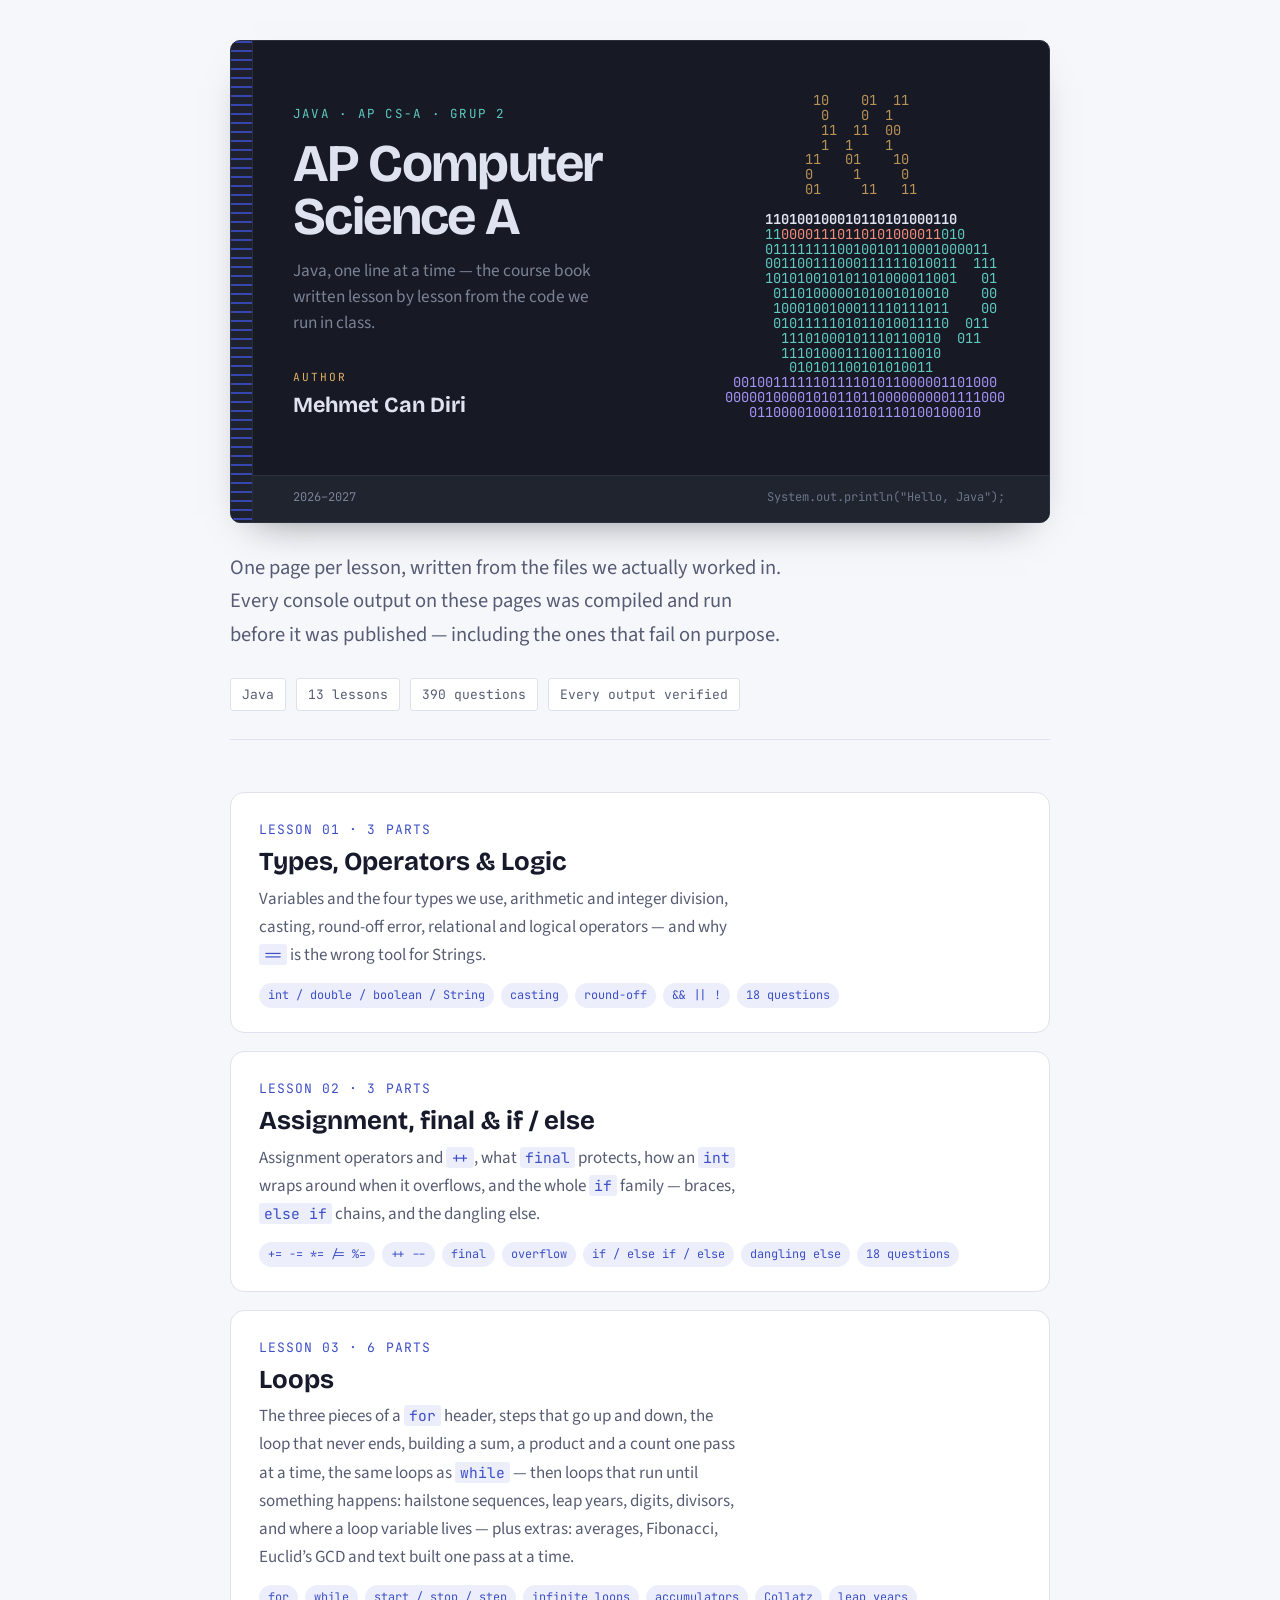
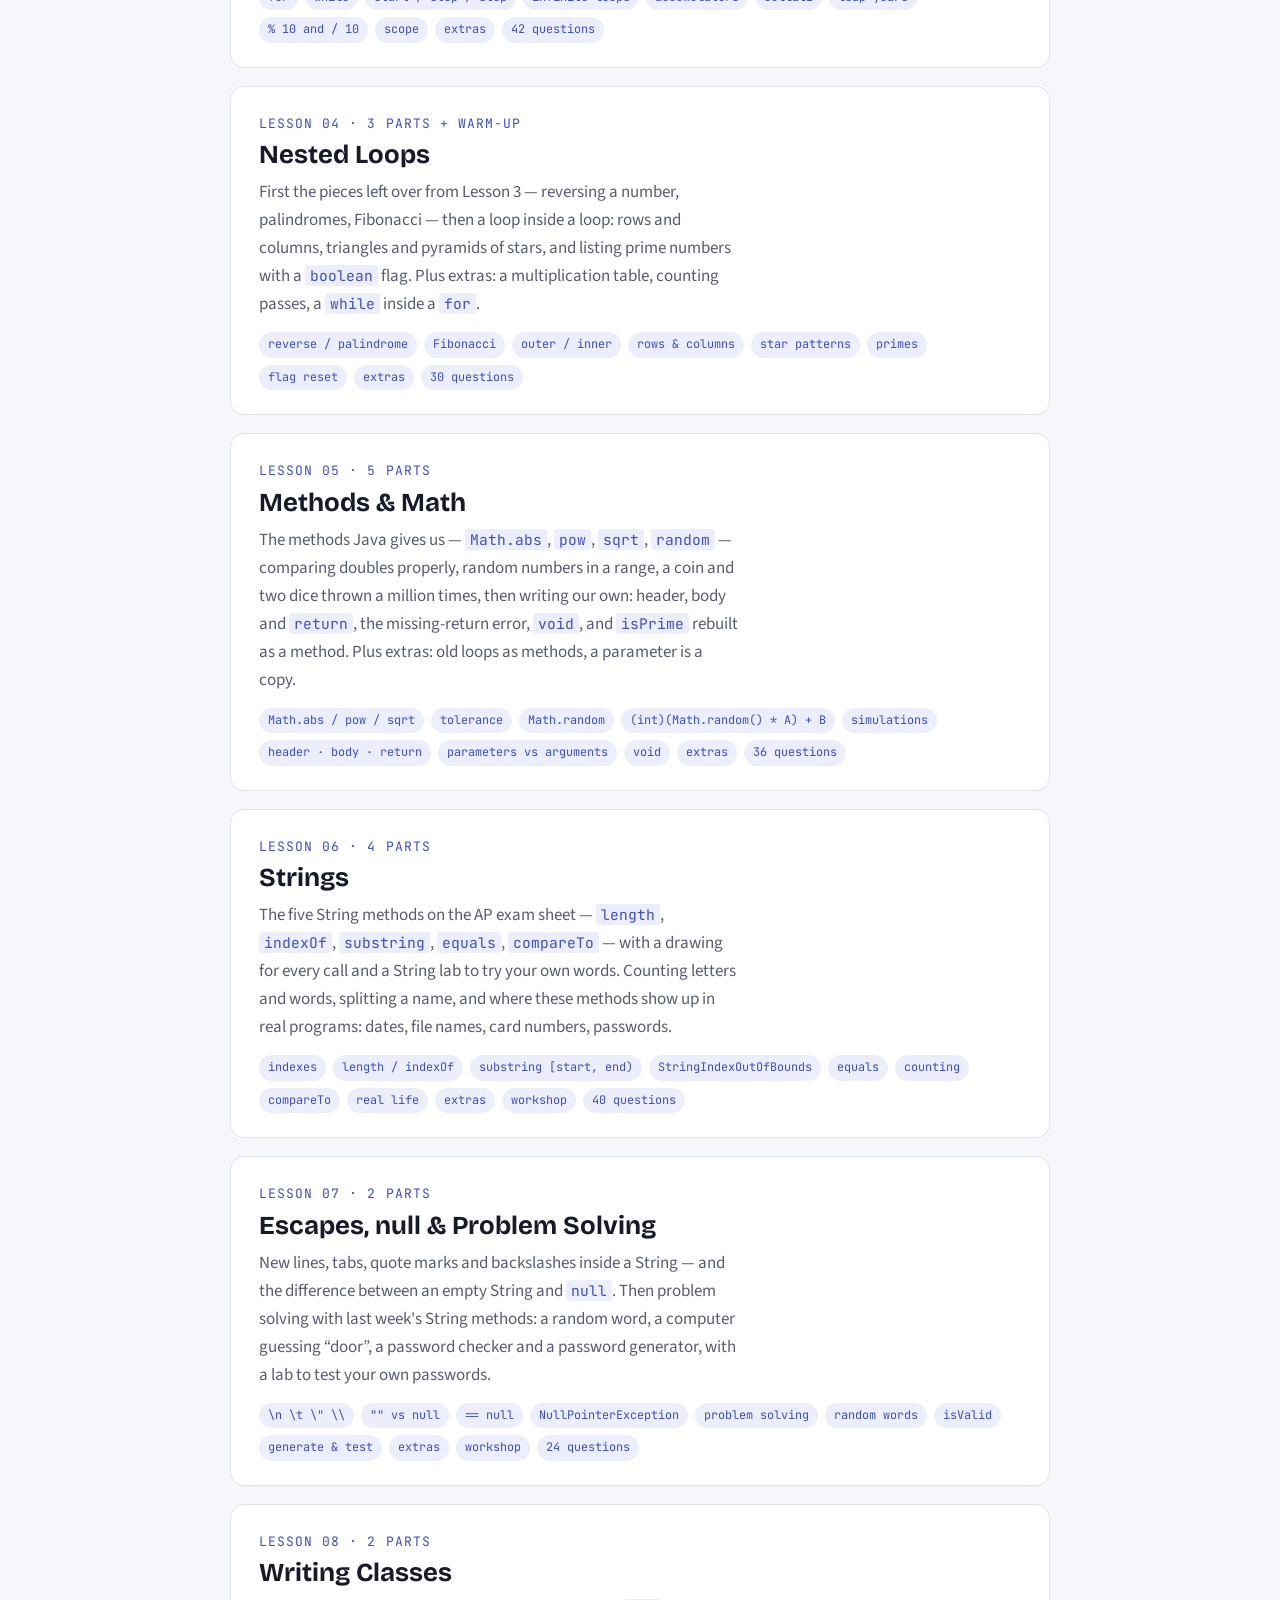
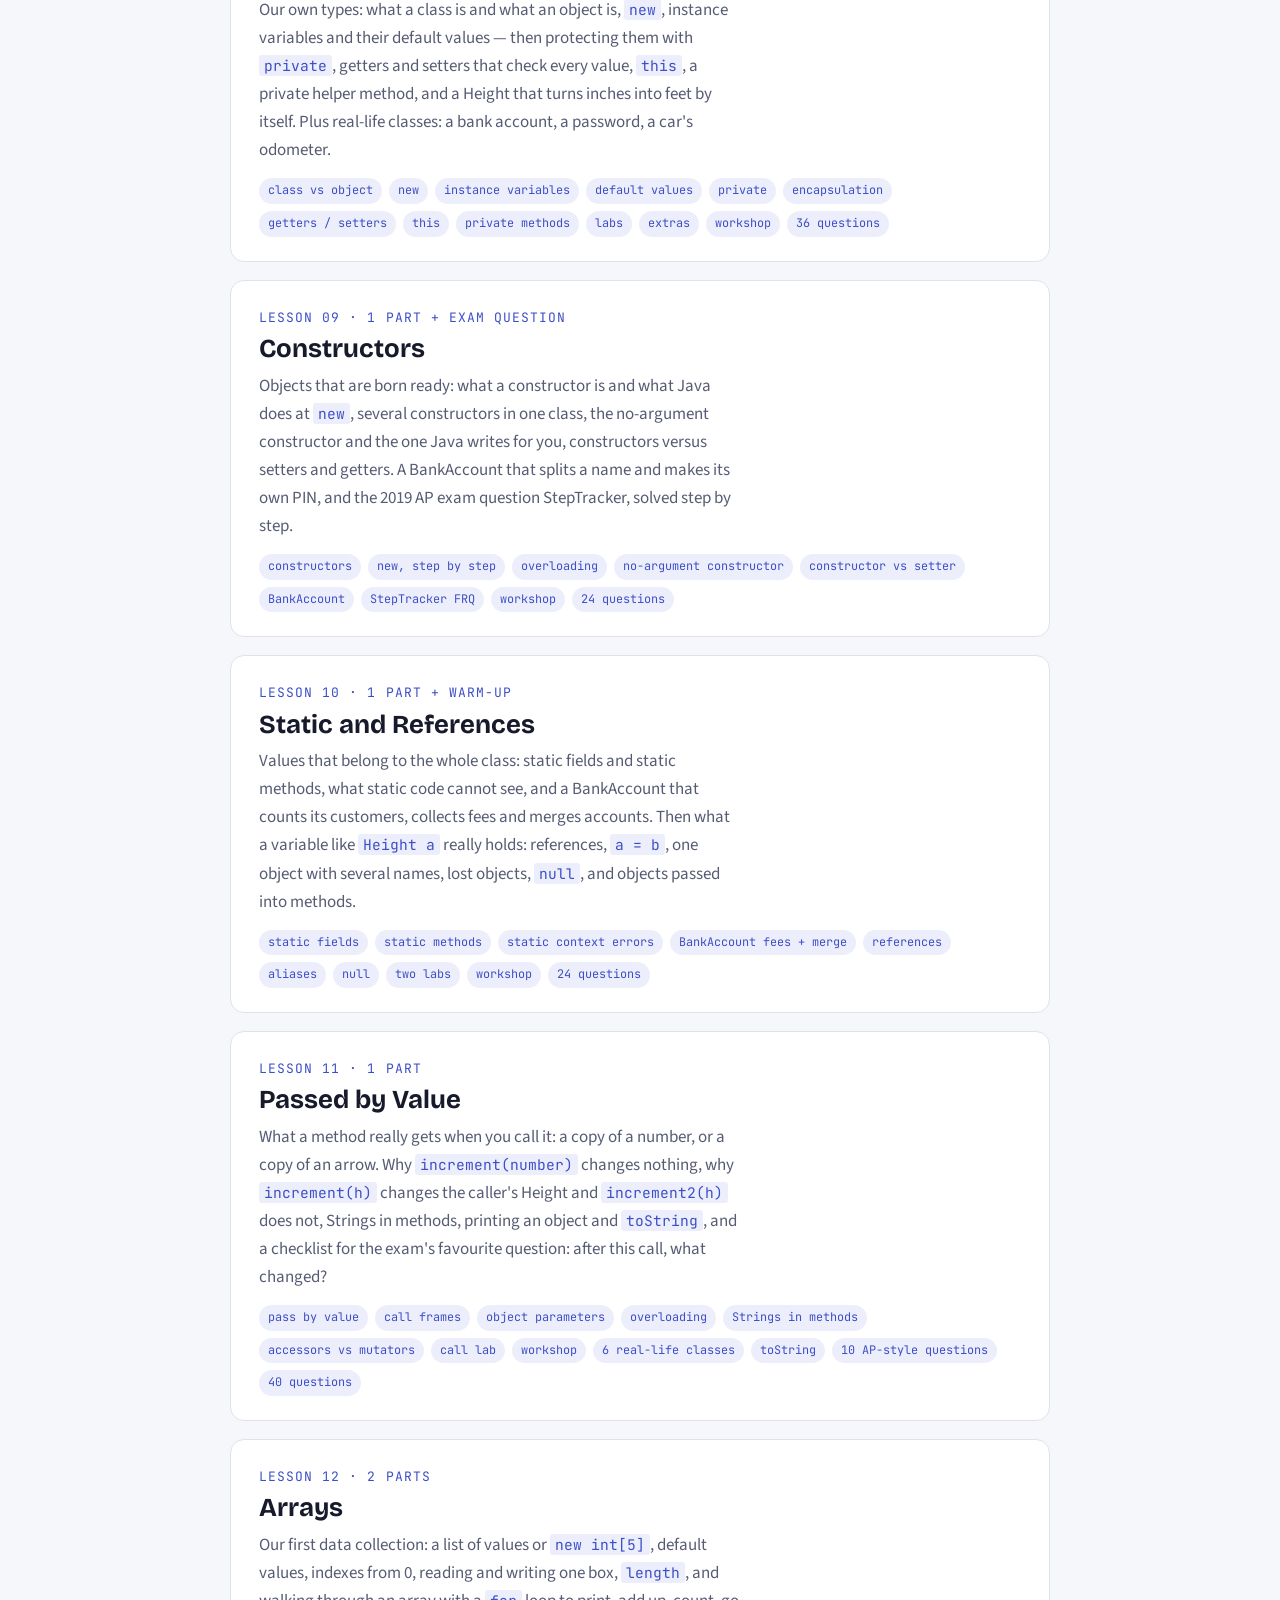
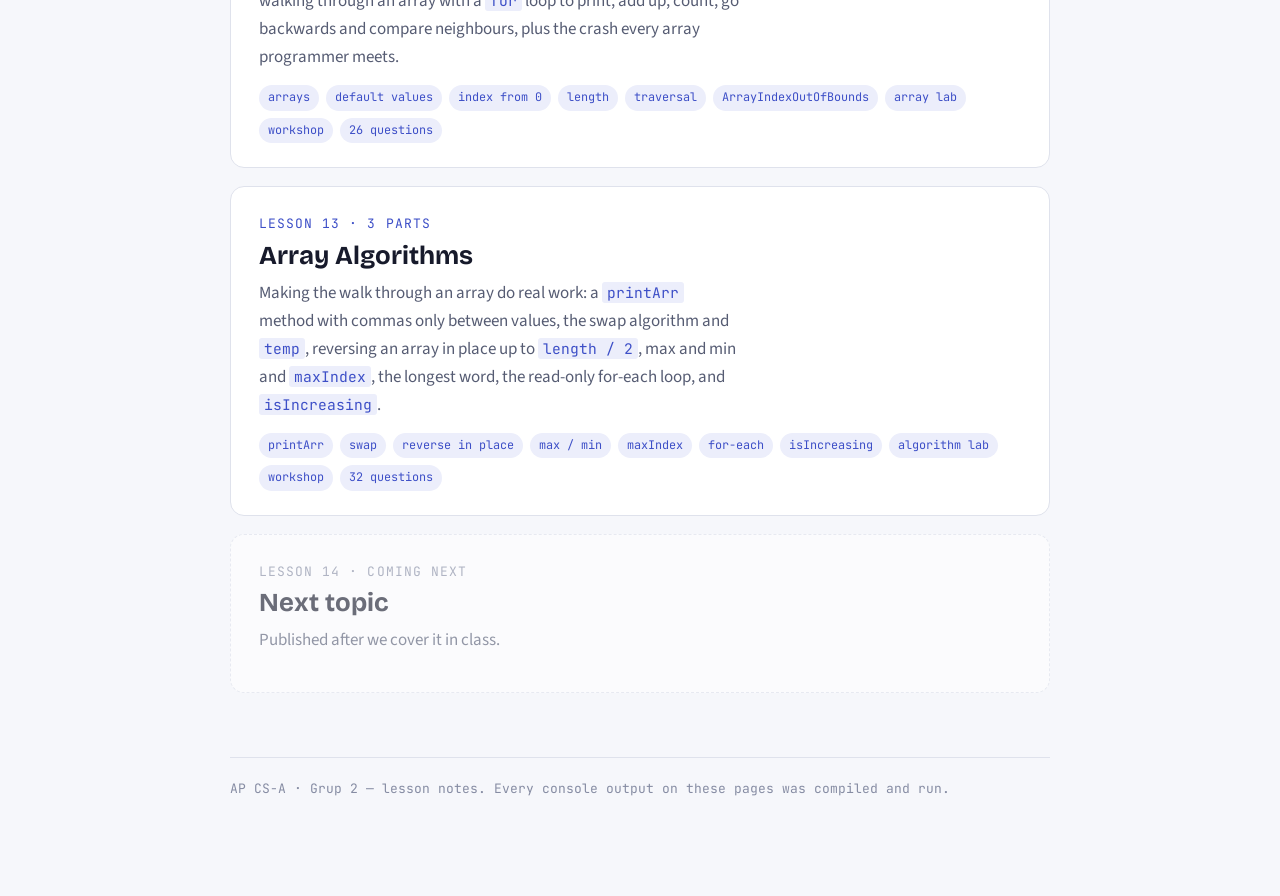
<file: docs/index.html>
<!doctype html>
<html lang="en">
<head>
<meta charset="utf-8">
<meta name="viewport" content="width=device-width, initial-scale=1">
<meta name="author" content="Mehmet Can Diri">
<meta name="description" content="AP CS-A Grup 2 — weekly Java lesson notes: the exact examples we run in class, what each one prints, and practice questions with answers.">
<link rel="icon" href='data:image/svg+xml,<svg xmlns="http://www.w3.org/2000/svg" viewBox="0 0 100 100"><text y=".9em" font-size="90">%E2%98%95</text></svg>'>
<title>AP CS-A Grup 2 — Lesson Notes</title>
<link rel="preconnect" href="https://fonts.googleapis.com">
<link rel="preconnect" href="https://fonts.gstatic.com" crossorigin>
<link rel="stylesheet" href="https://fonts.googleapis.com/css2?family=Bricolage+Grotesque:opsz,wght@12..96,500;12..96,700&family=Source+Sans+3:ital,wght@0,400;0,600;1,400&family=JetBrains+Mono:wght@400;700&display=swap">

<link rel="stylesheet" href="style.css">

</head>
<body>

<div class="wrap">

  <header class="cover">
    <div class="cover-spine" aria-hidden="true"></div>
    <div class="cover-body">
      <div class="cover-text">
        <p class="cover-kicker">Java · AP CS-A · Grup 2</p>
        <h1 class="cover-title">AP Computer Science&nbsp;A</h1>
        <p class="cover-sub">Java, one line at a time — the course book written lesson by lesson from the code we run in class.</p>
        <p class="cover-author"><span>Author</span>Mehmet Can Diri</p>
      </div>
      <pre class="cover-art" aria-hidden="true">           <span class="b-s">10</span>    <span class="b-s">01</span>  <span class="b-s">11</span>
            <span class="b-s">0</span>    <span class="b-s">0</span>  <span class="b-s">1</span>
            <span class="b-s">11</span>  <span class="b-s">11</span>  <span class="b-s">00</span>
            <span class="b-s">1</span>  <span class="b-s">1</span>    <span class="b-s">1</span>
          <span class="b-s">11</span>   <span class="b-s">01</span>    <span class="b-s">10</span>
          <span class="b-s">0</span>     <span class="b-s">1</span>     <span class="b-s">0</span>
          <span class="b-s">01</span>     <span class="b-s">11</span>   <span class="b-s">11</span>

     <span class="b-r">110100100010110101000110</span>
     <span class="b-c">11</span><span class="b-k">00001110110101000011</span><span class="b-c">010</span>
     <span class="b-c">0111111110010010110001000011</span>
     <span class="b-c">001100111000111111010011</span>  <span class="b-c">111</span>
     <span class="b-c">101010010101101000011001</span>   <span class="b-c">01</span>
      <span class="b-c">0110100000101001010010</span>    <span class="b-c">00</span>
      <span class="b-c">1000100100011110111011</span>    <span class="b-c">00</span>
      <span class="b-c">0101111101011010011110</span>  <span class="b-c">011</span>
       <span class="b-c">11101000101110110010</span>  <span class="b-c">011</span>
       <span class="b-c">11101000111001110010</span>
        <span class="b-c">010101100101010011</span>
 <span class="b-p">001001111110111101011000001101000</span>
<span class="b-p">00000100001010110110000000001111000</span>
   <span class="b-p">01100001000110101110100100010</span>

</pre>
    </div>
    <div class="cover-foot">
      <span>2026–2027</span>
      <span class="cover-code">System.out.println("Hello, Java");</span>
    </div>
  </header>

  <section class="intro">
    <p class="deck">One page per lesson, written from the files we actually worked in. Every console output on these pages was compiled and run before it was published — including the ones that fail on purpose.</p>
    <ul class="facts">
      <li>Java</li>
      <li>13 lessons</li>
      <li>390 questions</li>
      <li>Every output verified</li>
    </ul>
  </section>

  <main class="hub">
    <ul class="hub-list">

      <li>
        <a class="card" href="lesson1.html">
          <span class="card-no">Lesson 01 · 3 parts</span>
          <h2>Types, Operators &amp; Logic</h2>
          <p>Variables and the four types we use, arithmetic and integer division, casting, round-off error, relational and logical operators — and why <code class="inl">==</code> is the wrong tool for Strings.</p>
          <ul class="chips">
            <li>int / double / boolean / String</li>
            <li>casting</li>
            <li>round-off</li>
            <li>&amp;&amp; || !</li>
            <li>18 questions</li>
          </ul>
        </a>
      </li>

      <li>
        <a class="card" href="lesson2.html">
          <span class="card-no">Lesson 02 · 3 parts</span>
          <h2>Assignment, final &amp; if / else</h2>
          <p>Assignment operators and <code class="inl">++</code>, what <code class="inl">final</code> protects, how an <code class="inl">int</code> wraps around when it overflows, and the whole <code class="inl">if</code> family — braces, <code class="inl">else if</code> chains, and the dangling else.</p>
          <ul class="chips">
            <li>+= -= *= /= %=</li>
            <li>++ --</li>
            <li>final</li>
            <li>overflow</li>
            <li>if / else if / else</li>
            <li>dangling else</li>
            <li>18 questions</li>
          </ul>
        </a>
      </li>

      <li>
        <a class="card" href="lesson3.html">
          <span class="card-no">Lesson 03 · 6 parts</span>
          <h2>Loops</h2>
          <p>The three pieces of a <code class="inl">for</code> header, steps that go up and down, the loop that never ends, building a sum, a product and a count one pass at a time, the same loops as <code class="inl">while</code> — then loops that run until something happens: hailstone sequences, leap years, digits, divisors, and where a loop variable lives — plus extras: averages, Fibonacci, Euclid&#8217;s GCD and text built one pass at a time.</p>
          <ul class="chips">
            <li>for</li>
            <li>while</li>
            <li>start / stop / step</li>
            <li>infinite loops</li>
            <li>accumulators</li>
            <li>Collatz</li>
            <li>leap years</li>
            <li>% 10 and / 10</li>
            <li>scope</li>
            <li>extras</li>
            <li>42 questions</li>
          </ul>
        </a>
      </li>

      <li>
        <a class="card" href="lesson4.html">
          <span class="card-no">Lesson 04 · 3 parts + warm-up</span>
          <h2>Nested Loops</h2>
          <p>First the pieces left over from Lesson 3 — reversing a number, palindromes, Fibonacci — then a loop inside a loop: rows and columns, triangles and pyramids of stars, and listing prime numbers with a <code class="inl">boolean</code> flag. Plus extras: a multiplication table, counting passes, a <code class="inl">while</code> inside a <code class="inl">for</code>.</p>
          <ul class="chips">
            <li>reverse / palindrome</li>
            <li>Fibonacci</li>
            <li>outer / inner</li>
            <li>rows &amp; columns</li>
            <li>star patterns</li>
            <li>primes</li>
            <li>flag reset</li>
            <li>extras</li>
            <li>30 questions</li>
          </ul>
        </a>
      </li>

      <li>
        <a class="card" href="lesson5.html">
          <span class="card-no">Lesson 05 · 5 parts</span>
          <h2>Methods &amp; Math</h2>
          <p>The methods Java gives us — <code class="inl">Math.abs</code>, <code class="inl">pow</code>, <code class="inl">sqrt</code>, <code class="inl">random</code> — comparing doubles properly, random numbers in a range, a coin and two dice thrown a million times, then writing our own: header, body and <code class="inl">return</code>, the missing-return error, <code class="inl">void</code>, and <code class="inl">isPrime</code> rebuilt as a method. Plus extras: old loops as methods, a parameter is a copy.</p>
          <ul class="chips">
            <li>Math.abs / pow / sqrt</li>
            <li>tolerance</li>
            <li>Math.random</li>
            <li>(int)(Math.random() * A) + B</li>
            <li>simulations</li>
            <li>header · body · return</li>
            <li>parameters vs arguments</li>
            <li>void</li>
            <li>extras</li>
            <li>36 questions</li>
          </ul>
        </a>
      </li>

      <li>
        <a class="card" href="lesson6.html">
          <span class="card-no">Lesson 06 · 4 parts</span>
          <h2>Strings</h2>
          <p>The five String methods on the AP exam sheet — <code class="inl">length</code>, <code class="inl">indexOf</code>, <code class="inl">substring</code>, <code class="inl">equals</code>, <code class="inl">compareTo</code> — with a drawing for every call and a String lab to try your own words. Counting letters and words, splitting a name, and where these methods show up in real programs: dates, file names, card numbers, passwords.</p>
          <ul class="chips">
            <li>indexes</li>
            <li>length / indexOf</li>
            <li>substring [start, end)</li>
            <li>StringIndexOutOfBounds</li>
            <li>equals</li>
            <li>counting</li>
            <li>compareTo</li>
            <li>real life</li>
            <li>extras</li>
            <li>workshop</li>
            <li>40 questions</li>
          </ul>
        </a>
      </li>

      <li>
        <a class="card" href="lesson7.html">
          <span class="card-no">Lesson 07 · 2 parts</span>
          <h2>Escapes, null &amp; Problem Solving</h2>
          <p>New lines, tabs, quote marks and backslashes inside a String — and the difference between an empty String and <code class="inl">null</code>. Then problem solving with last week's String methods: a random word, a computer guessing “door”, a password checker and a password generator, with a lab to test your own passwords.</p>
          <ul class="chips">
            <li>\n \t \" \\</li>
            <li>"" vs null</li>
            <li>== null</li>
            <li>NullPointerException</li>
            <li>problem solving</li>
            <li>random words</li>
            <li>isValid</li>
            <li>generate &amp; test</li>
            <li>extras</li>
            <li>workshop</li>
            <li>24 questions</li>
          </ul>
        </a>
      </li>

      <li>
        <a class="card" href="lesson8.html">
          <span class="card-no">Lesson 08 · 2 parts</span>
          <h2>Writing Classes</h2>
          <p>Our own types: what a class is and what an object is, <code class="inl">new</code>, instance variables and their default values — then protecting them with <code class="inl">private</code>, getters and setters that check every value, <code class="inl">this</code>, a private helper method, and a Height that turns inches into feet by itself. Plus real-life classes: a bank account, a password, a car's odometer.</p>
          <ul class="chips">
            <li>class vs object</li>
            <li>new</li>
            <li>instance variables</li>
            <li>default values</li>
            <li>private</li>
            <li>encapsulation</li>
            <li>getters / setters</li>
            <li>this</li>
            <li>private methods</li>
            <li>labs</li>
            <li>extras</li>
            <li>workshop</li>
            <li>36 questions</li>
          </ul>
        </a>
      </li>

      <li>
        <a class="card" href="lesson9.html">
          <span class="card-no">Lesson 09 · 1 part + exam question</span>
          <h2>Constructors</h2>
          <p>Objects that are born ready: what a constructor is and what Java does at <code class="inl">new</code>, several constructors in one class, the no-argument constructor and the one Java writes for you, constructors versus setters and getters. A BankAccount that splits a name and makes its own PIN, and the 2019 AP exam question StepTracker, solved step by step.</p>
          <ul class="chips">
            <li>constructors</li>
            <li>new, step by step</li>
            <li>overloading</li>
            <li>no-argument constructor</li>
            <li>constructor vs setter</li>
            <li>BankAccount</li>
            <li>StepTracker FRQ</li>
            <li>workshop</li>
            <li>24 questions</li>
          </ul>
        </a>
      </li>

      <li>
        <a class="card" href="lesson10.html">
          <span class="card-no">Lesson 10 · 1 part + warm-up</span>
          <h2>Static and References</h2>
          <p>Values that belong to the whole class: static fields and static methods, what static code cannot see, and a BankAccount that counts its customers, collects fees and merges accounts. Then what a variable like <code class="inl">Height a</code> really holds: references, <code class="inl">a = b</code>, one object with several names, lost objects, <code class="inl">null</code>, and objects passed into methods.</p>
          <ul class="chips">
            <li>static fields</li>
            <li>static methods</li>
            <li>static context errors</li>
            <li>BankAccount fees + merge</li>
            <li>references</li>
            <li>aliases</li>
            <li>null</li>
            <li>two labs</li>
            <li>workshop</li>
            <li>24 questions</li>
          </ul>
        </a>
      </li>

      <li>
        <a class="card" href="lesson11.html">
          <span class="card-no">Lesson 11 · 1 part</span>
          <h2>Passed by Value</h2>
          <p>What a method really gets when you call it: a copy of a number, or a copy of an arrow. Why <code class="inl">increment(number)</code> changes nothing, why <code class="inl">increment(h)</code> changes the caller's Height and <code class="inl">increment2(h)</code> does not, Strings in methods, printing an object and <code class="inl">toString</code>, and a checklist for the exam's favourite question: after this call, what changed?</p>
          <ul class="chips">
            <li>pass by value</li>
            <li>call frames</li>
            <li>object parameters</li>
            <li>overloading</li>
            <li>Strings in methods</li>
            <li>accessors vs mutators</li>
            <li>call lab</li>
            <li>workshop</li>
            <li>6 real-life classes</li>
            <li>toString</li>
            <li>10 AP-style questions</li>
            <li>40 questions</li>
          </ul>
        </a>
      </li>

      <li>
        <a class="card" href="lesson12.html">
          <span class="card-no">Lesson 12 · 2 parts</span>
          <h2>Arrays</h2>
          <p>Our first data collection: a list of values or <code class="inl">new int[5]</code>, default values, indexes from 0, reading and writing one box, <code class="inl">length</code>, and walking through an array with a <code class="inl">for</code> loop to print, add up, count, go backwards and compare neighbours, plus the crash every array programmer meets.</p>
          <ul class="chips">
            <li>arrays</li>
            <li>default values</li>
            <li>index from 0</li>
            <li>length</li>
            <li>traversal</li>
            <li>ArrayIndexOutOfBounds</li>
            <li>array lab</li>
            <li>workshop</li>
            <li>26 questions</li>
          </ul>
        </a>
      </li>

      <li>
        <a class="card" href="lesson13.html">
          <span class="card-no">Lesson 13 · 3 parts</span>
          <h2>Array Algorithms</h2>
          <p>Making the walk through an array do real work: a <code class="inl">printArr</code> method with commas only between values, the swap algorithm and <code class="inl">temp</code>, reversing an array in place up to <code class="inl">length / 2</code>, max and min and <code class="inl">maxIndex</code>, the longest word, the read-only for-each loop, and <code class="inl">isIncreasing</code>.</p>
          <ul class="chips">
            <li>printArr</li>
            <li>swap</li>
            <li>reverse in place</li>
            <li>max / min</li>
            <li>maxIndex</li>
            <li>for-each</li>
            <li>isIncreasing</li>
            <li>algorithm lab</li>
            <li>workshop</li>
            <li>32 questions</li>
          </ul>
        </a>
      </li>

      <li>
        <div class="card card--soon">
          <span class="card-no">Lesson 14 · coming next</span>
          <h2>Next topic</h2>
          <p>Published after we cover it in class.</p>
        </div>
      </li>

    </ul>

    <footer>
      AP CS-A · Grup 2 — lesson notes. Every console output on these pages was compiled and run.
    </footer>
  </main>
</div>

</body>
</html>
</file>
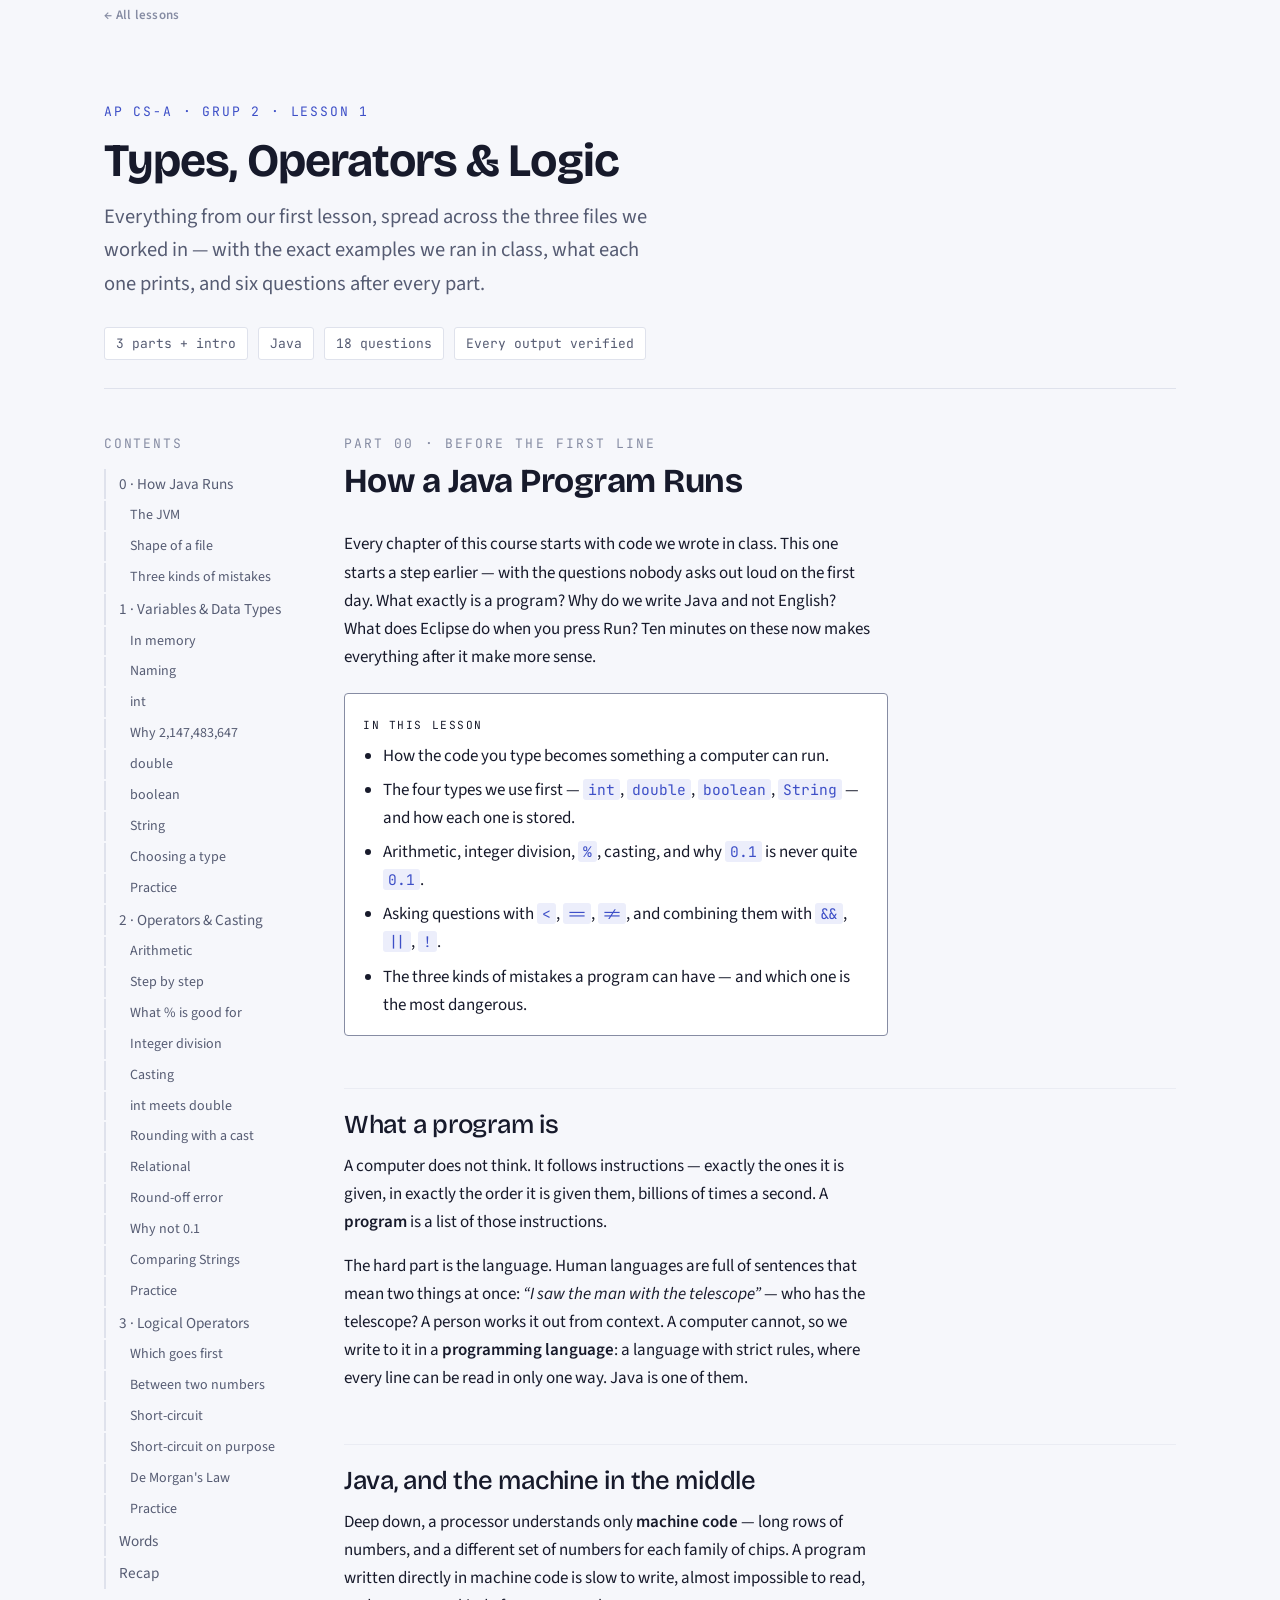
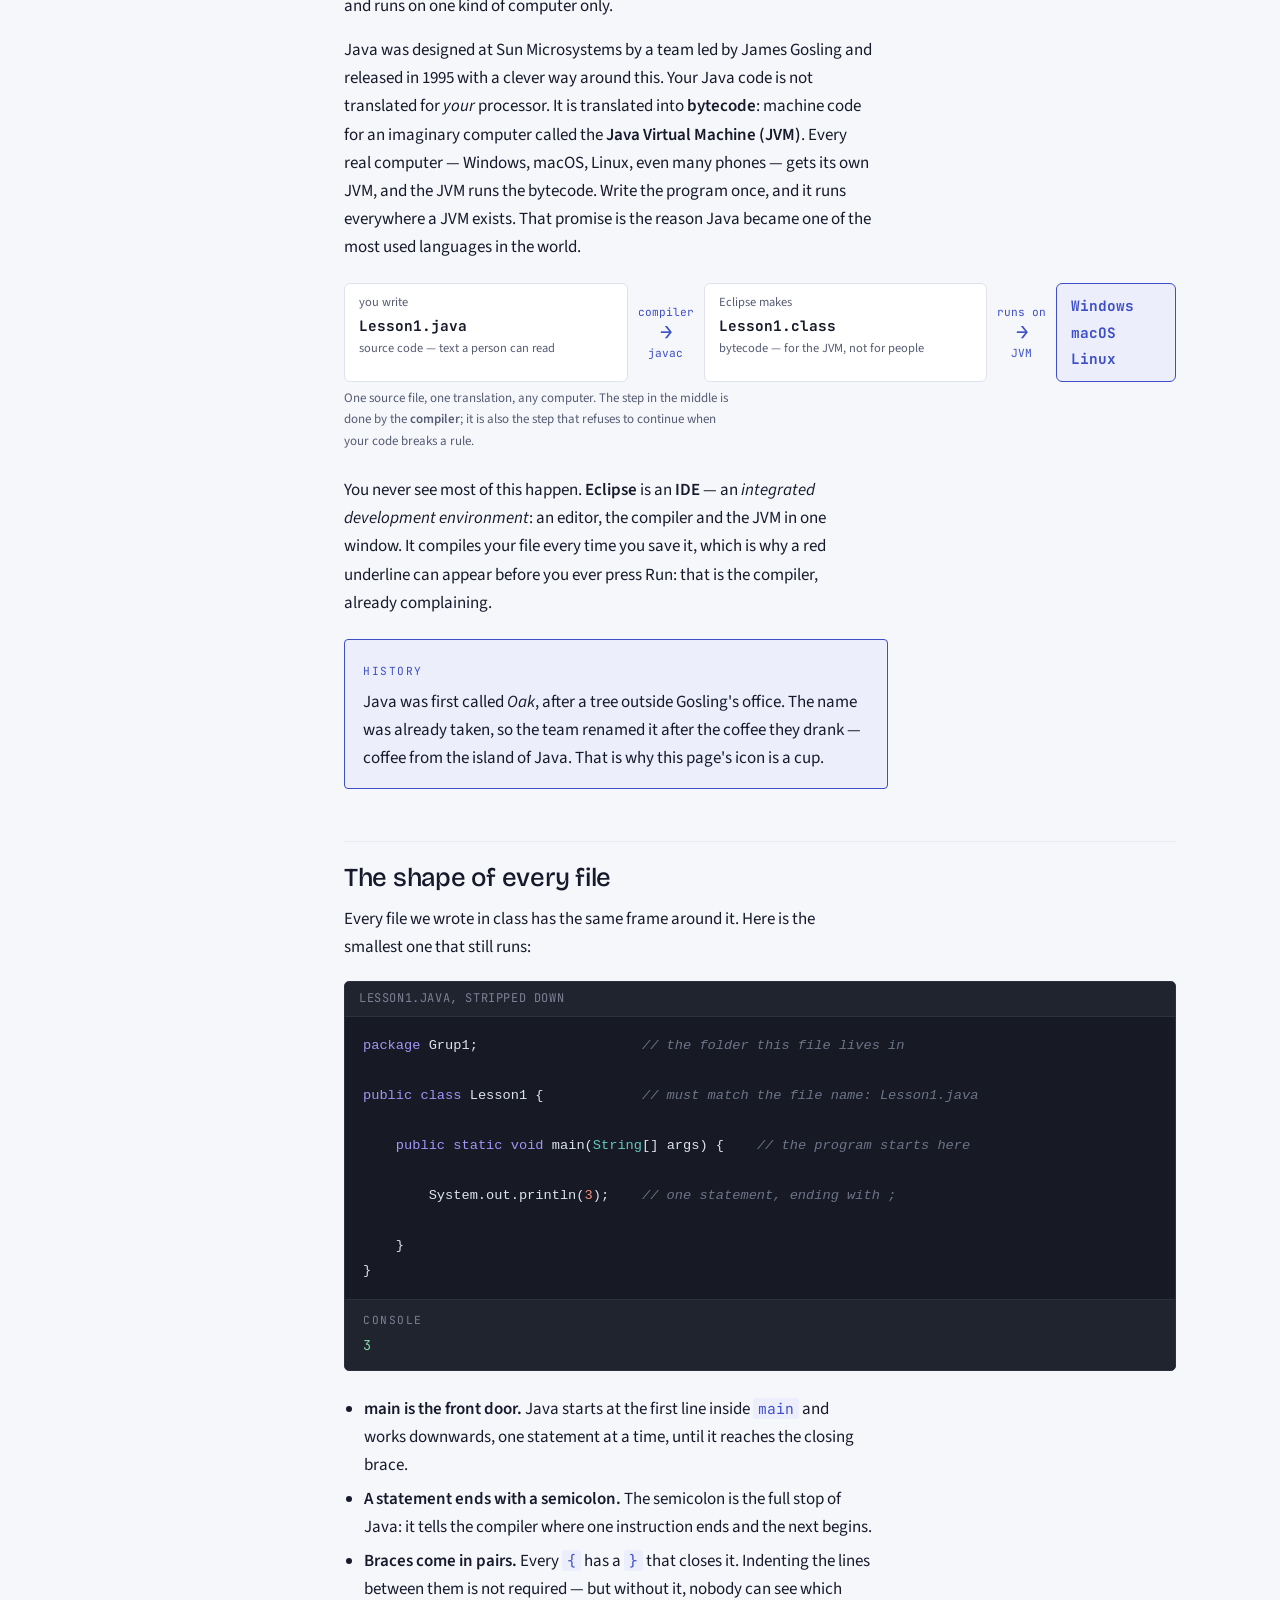
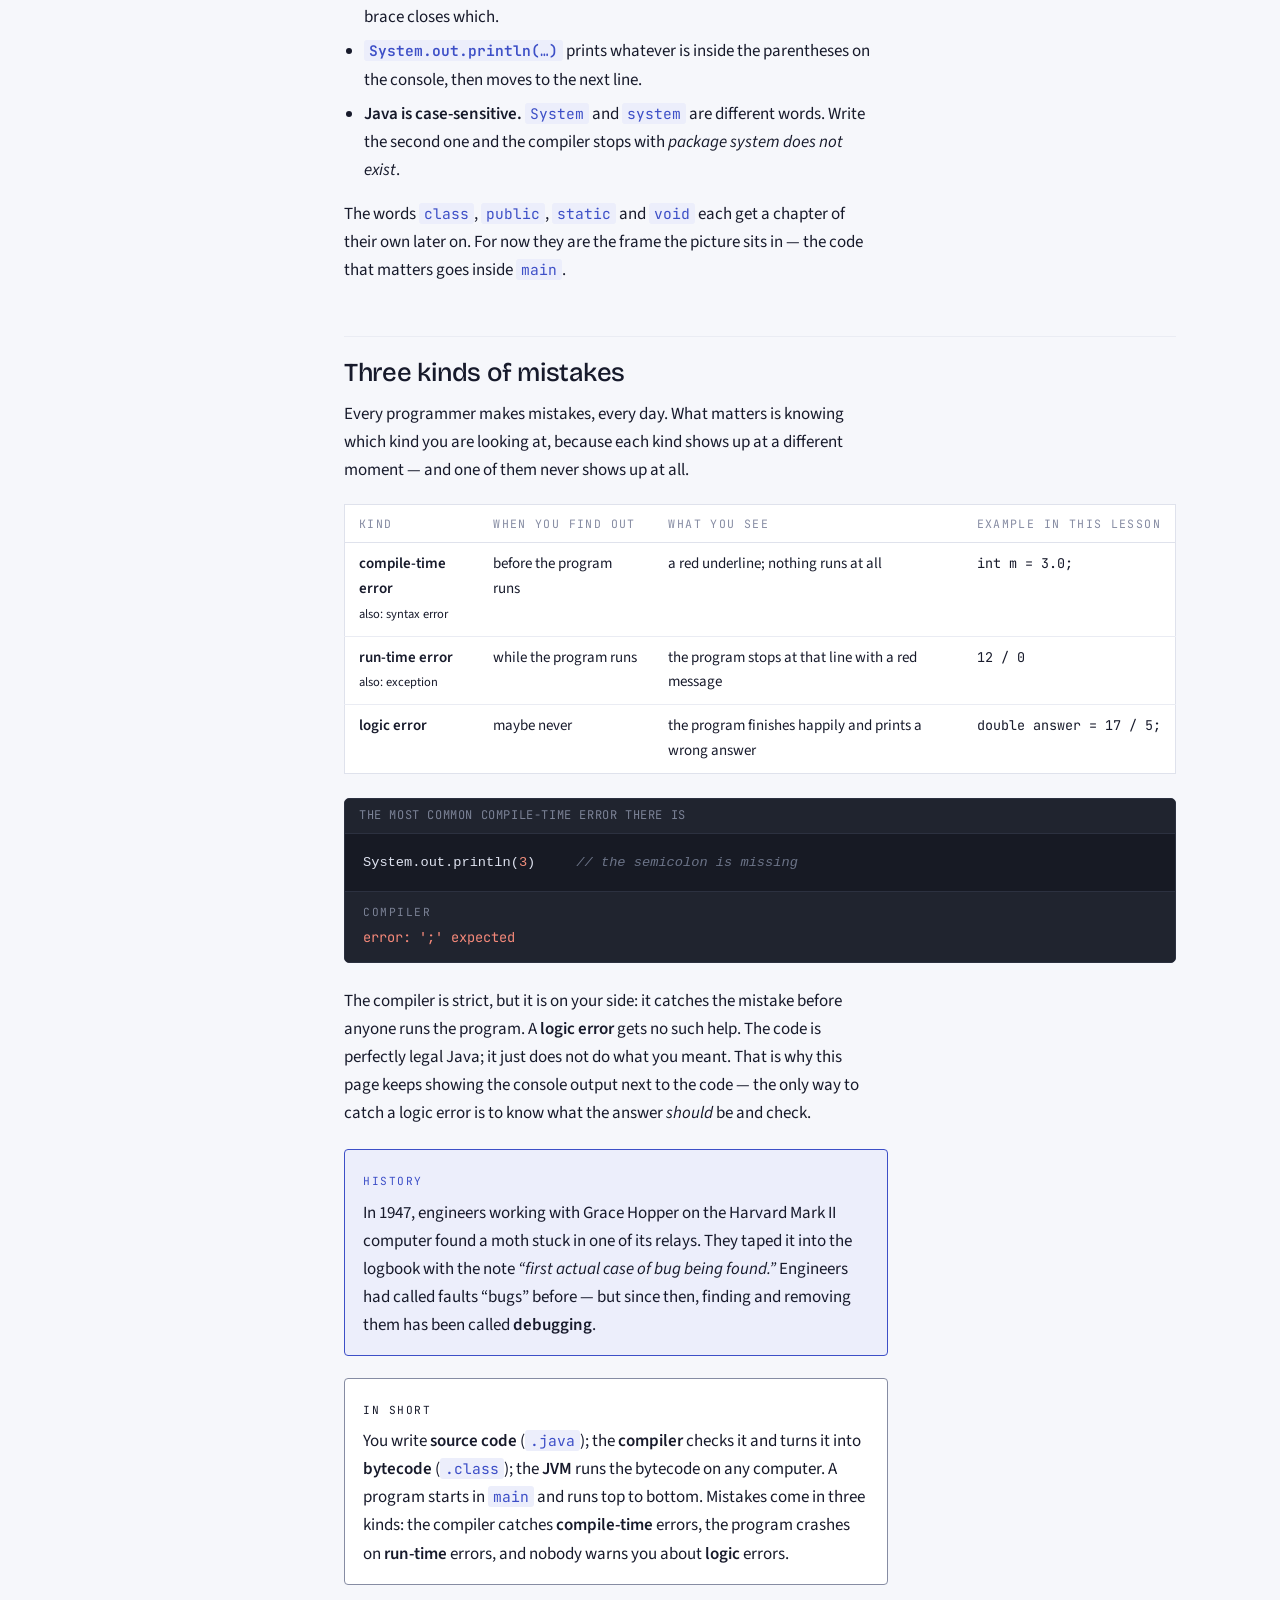
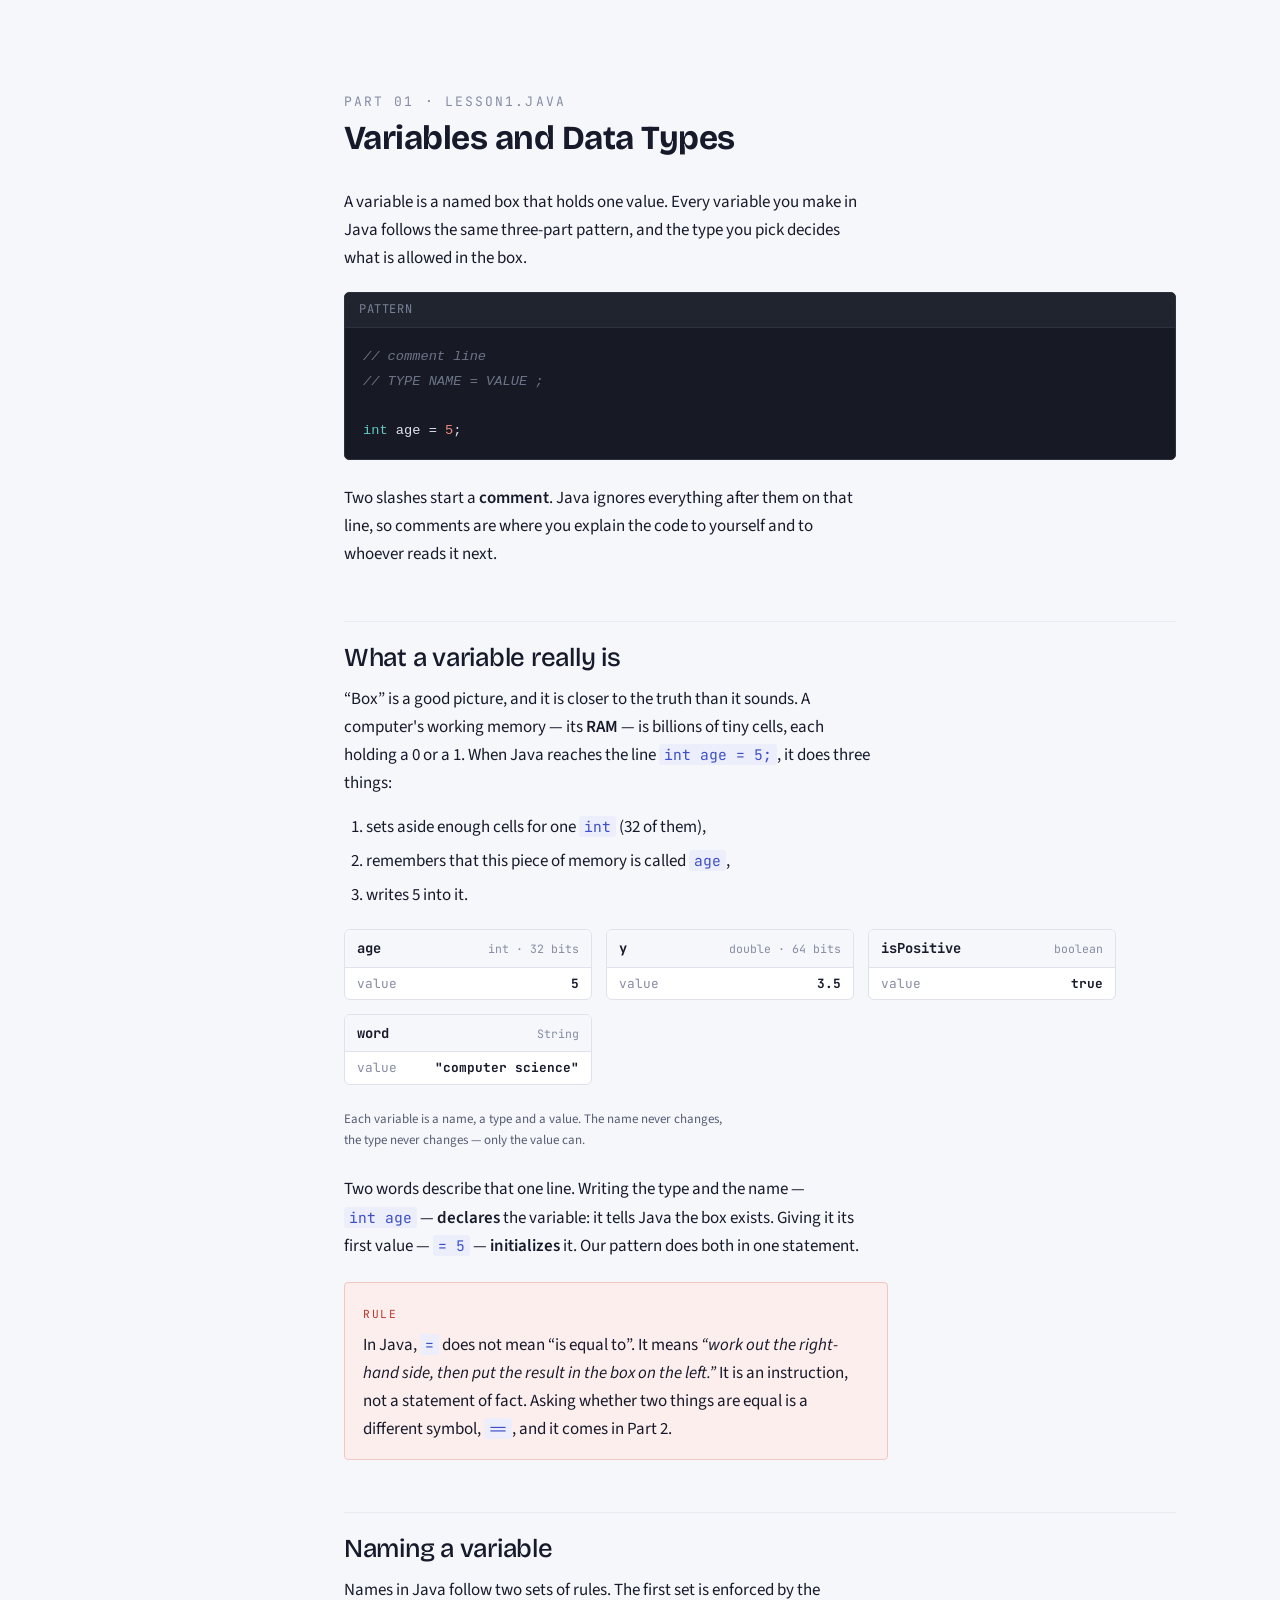
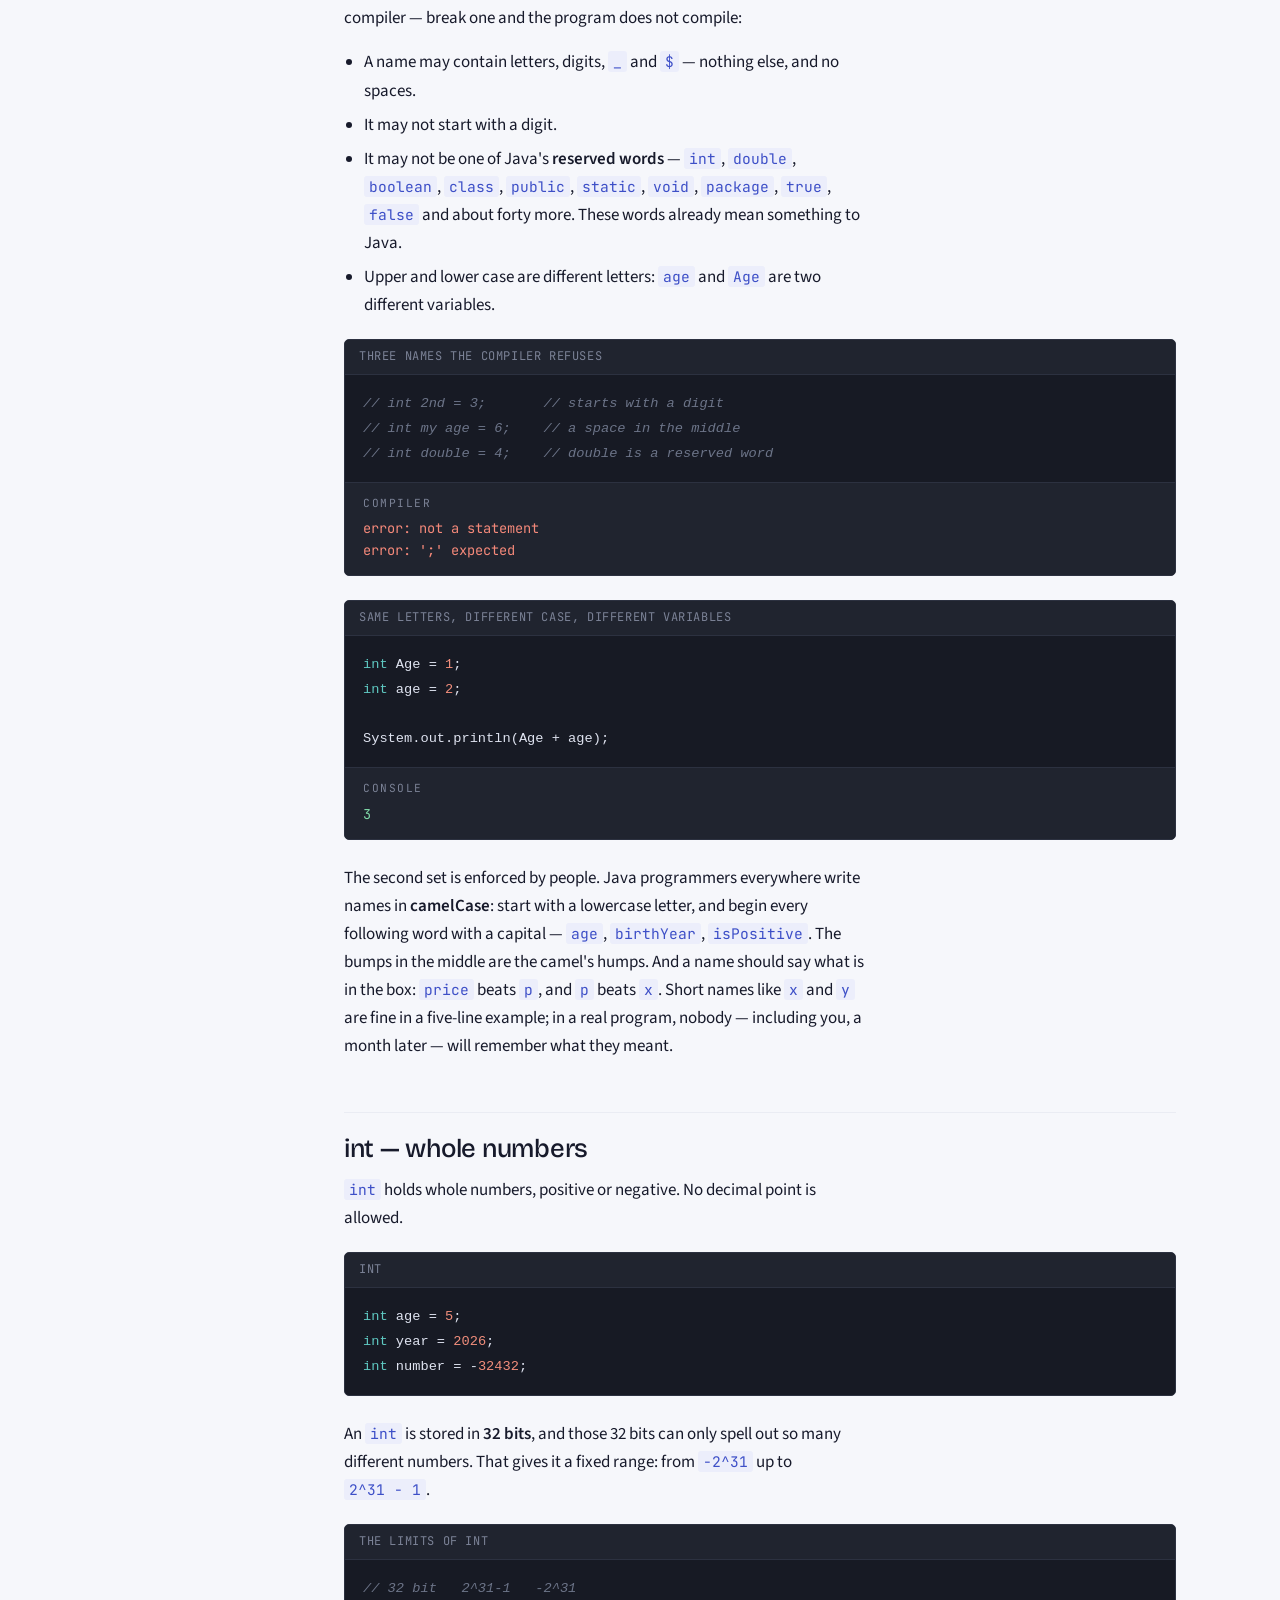
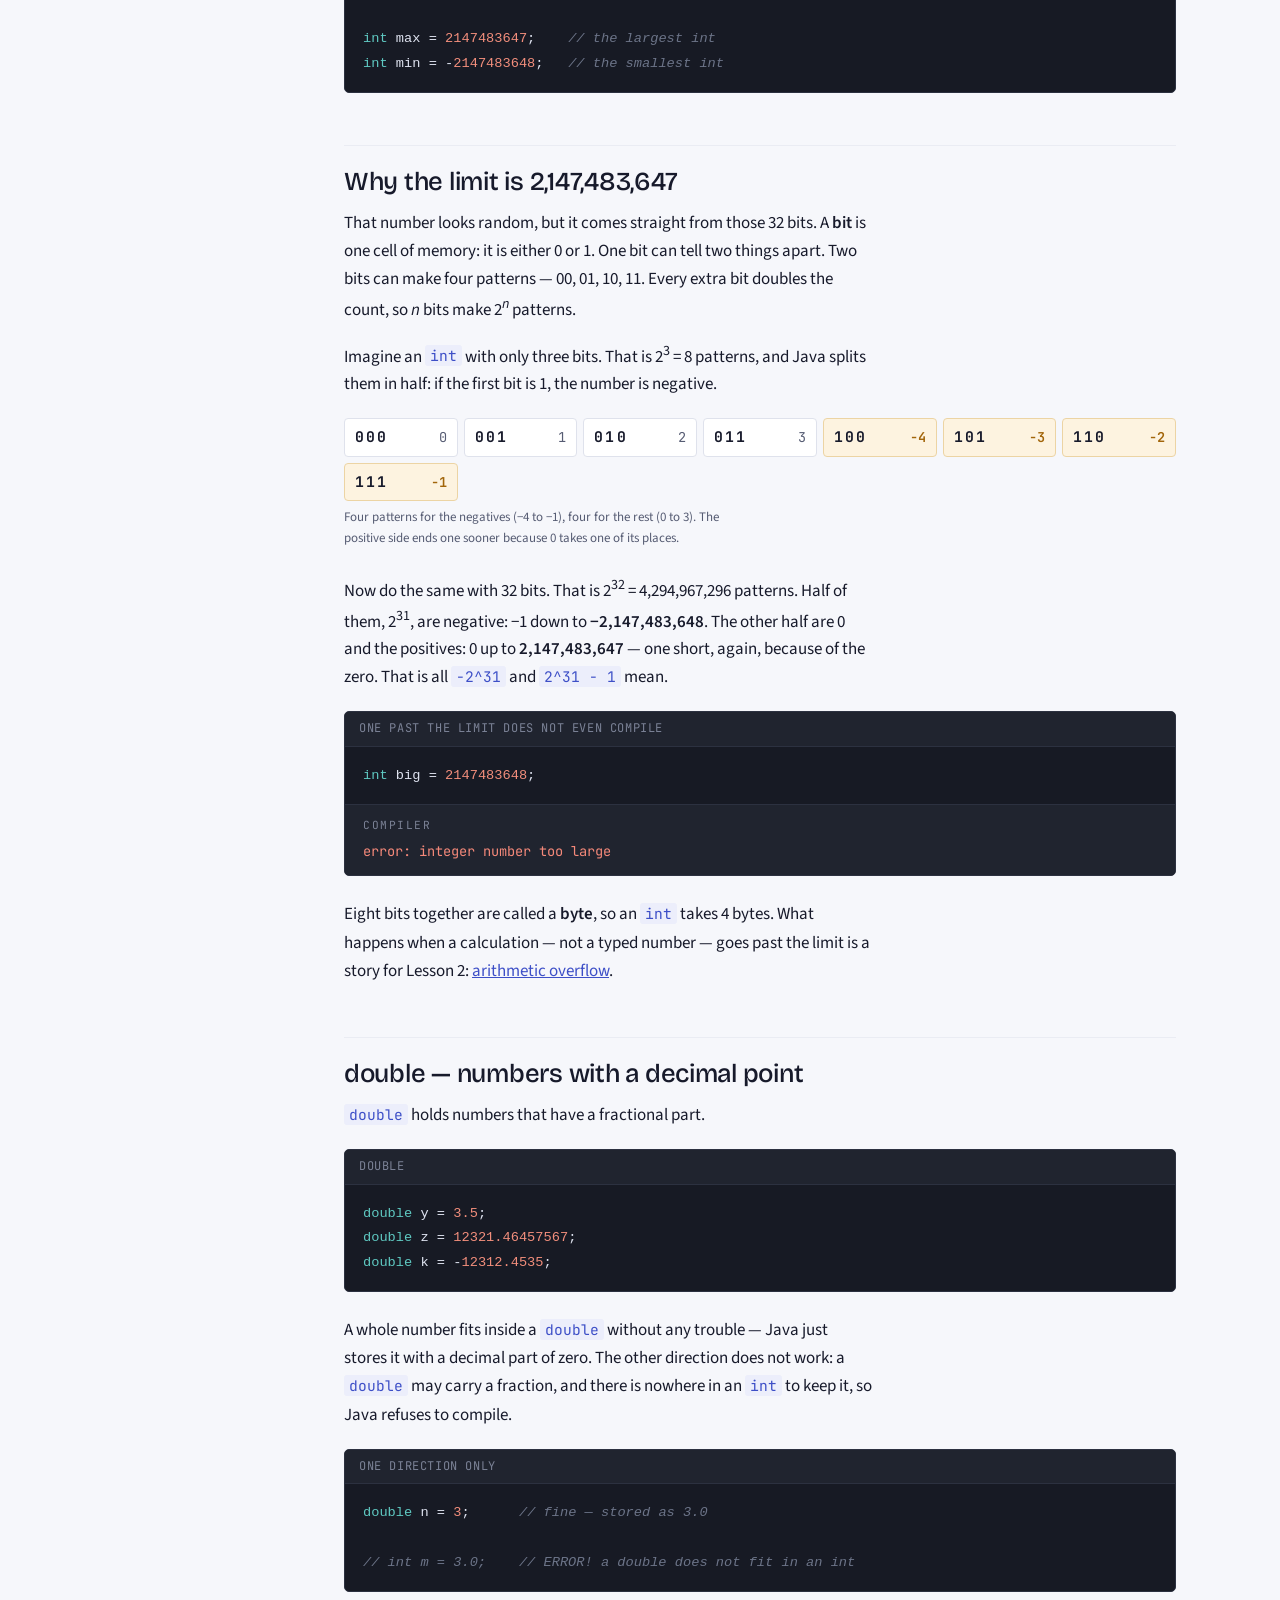
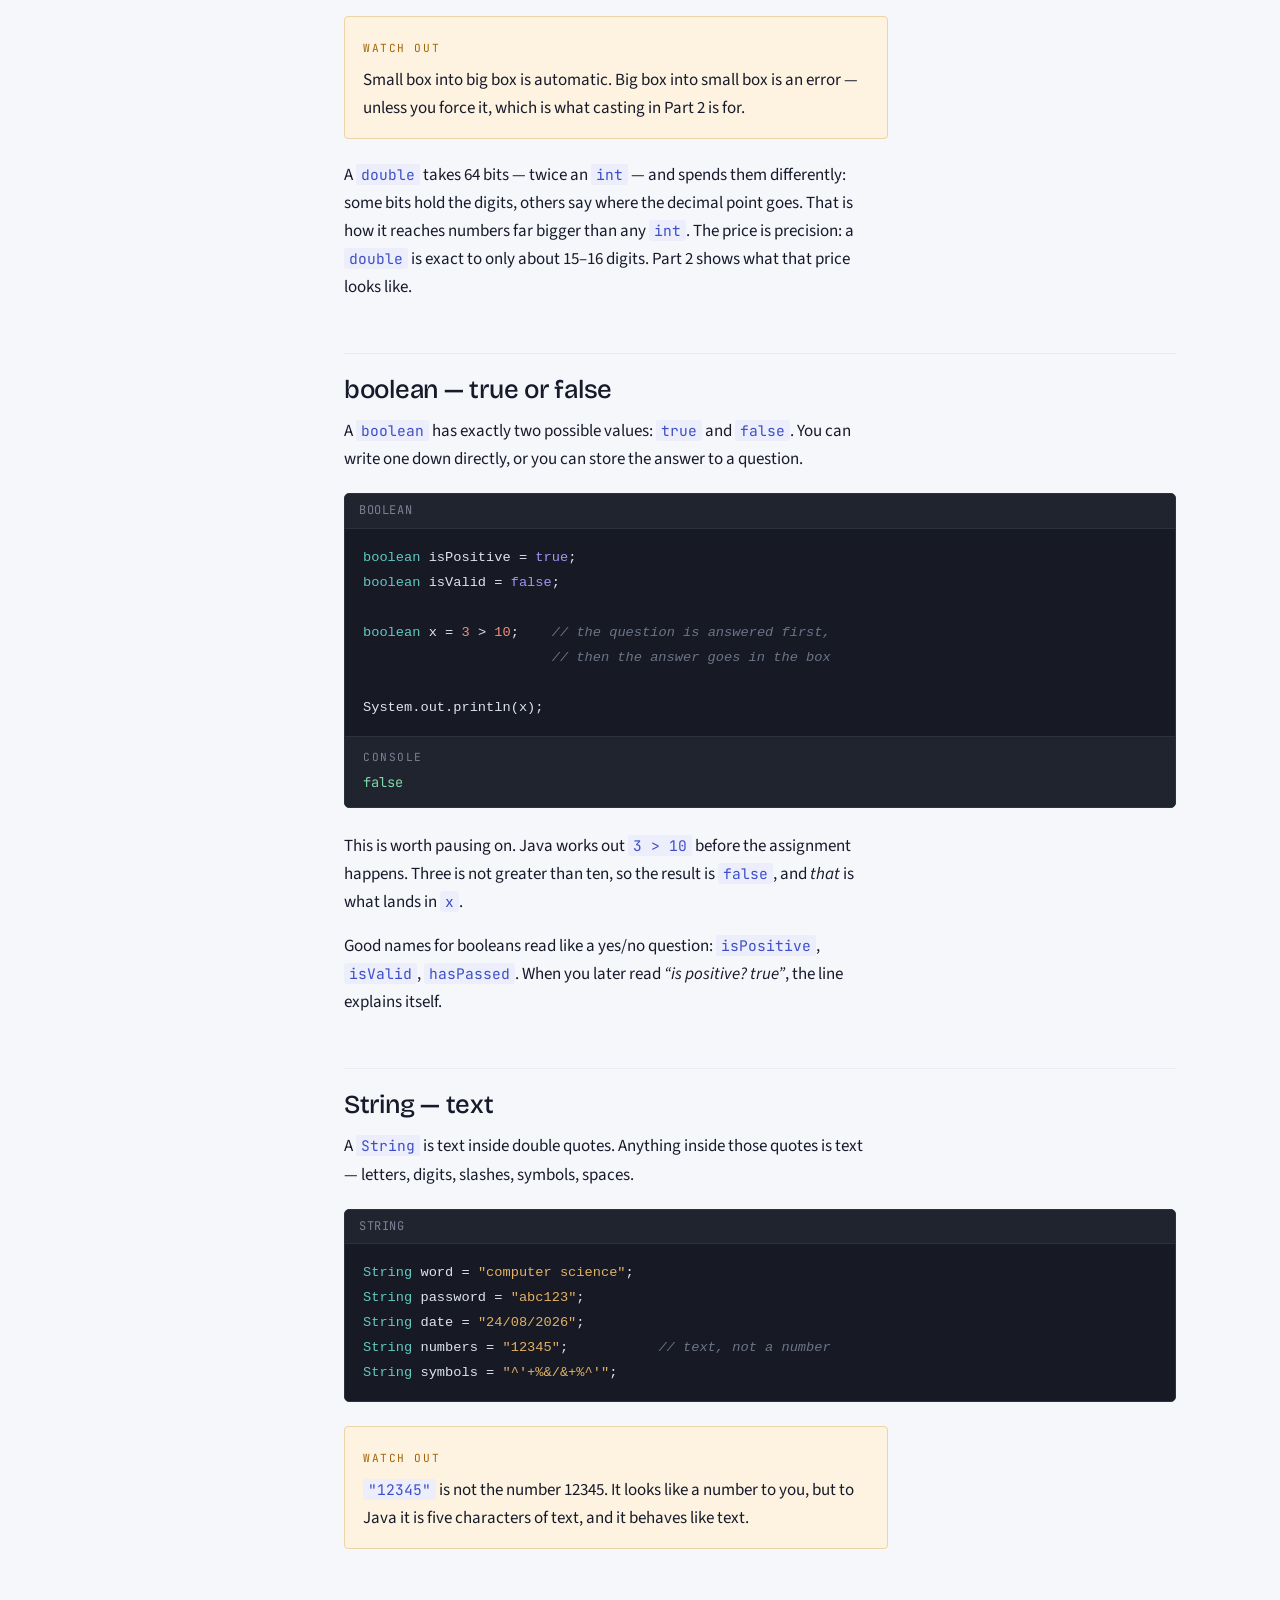
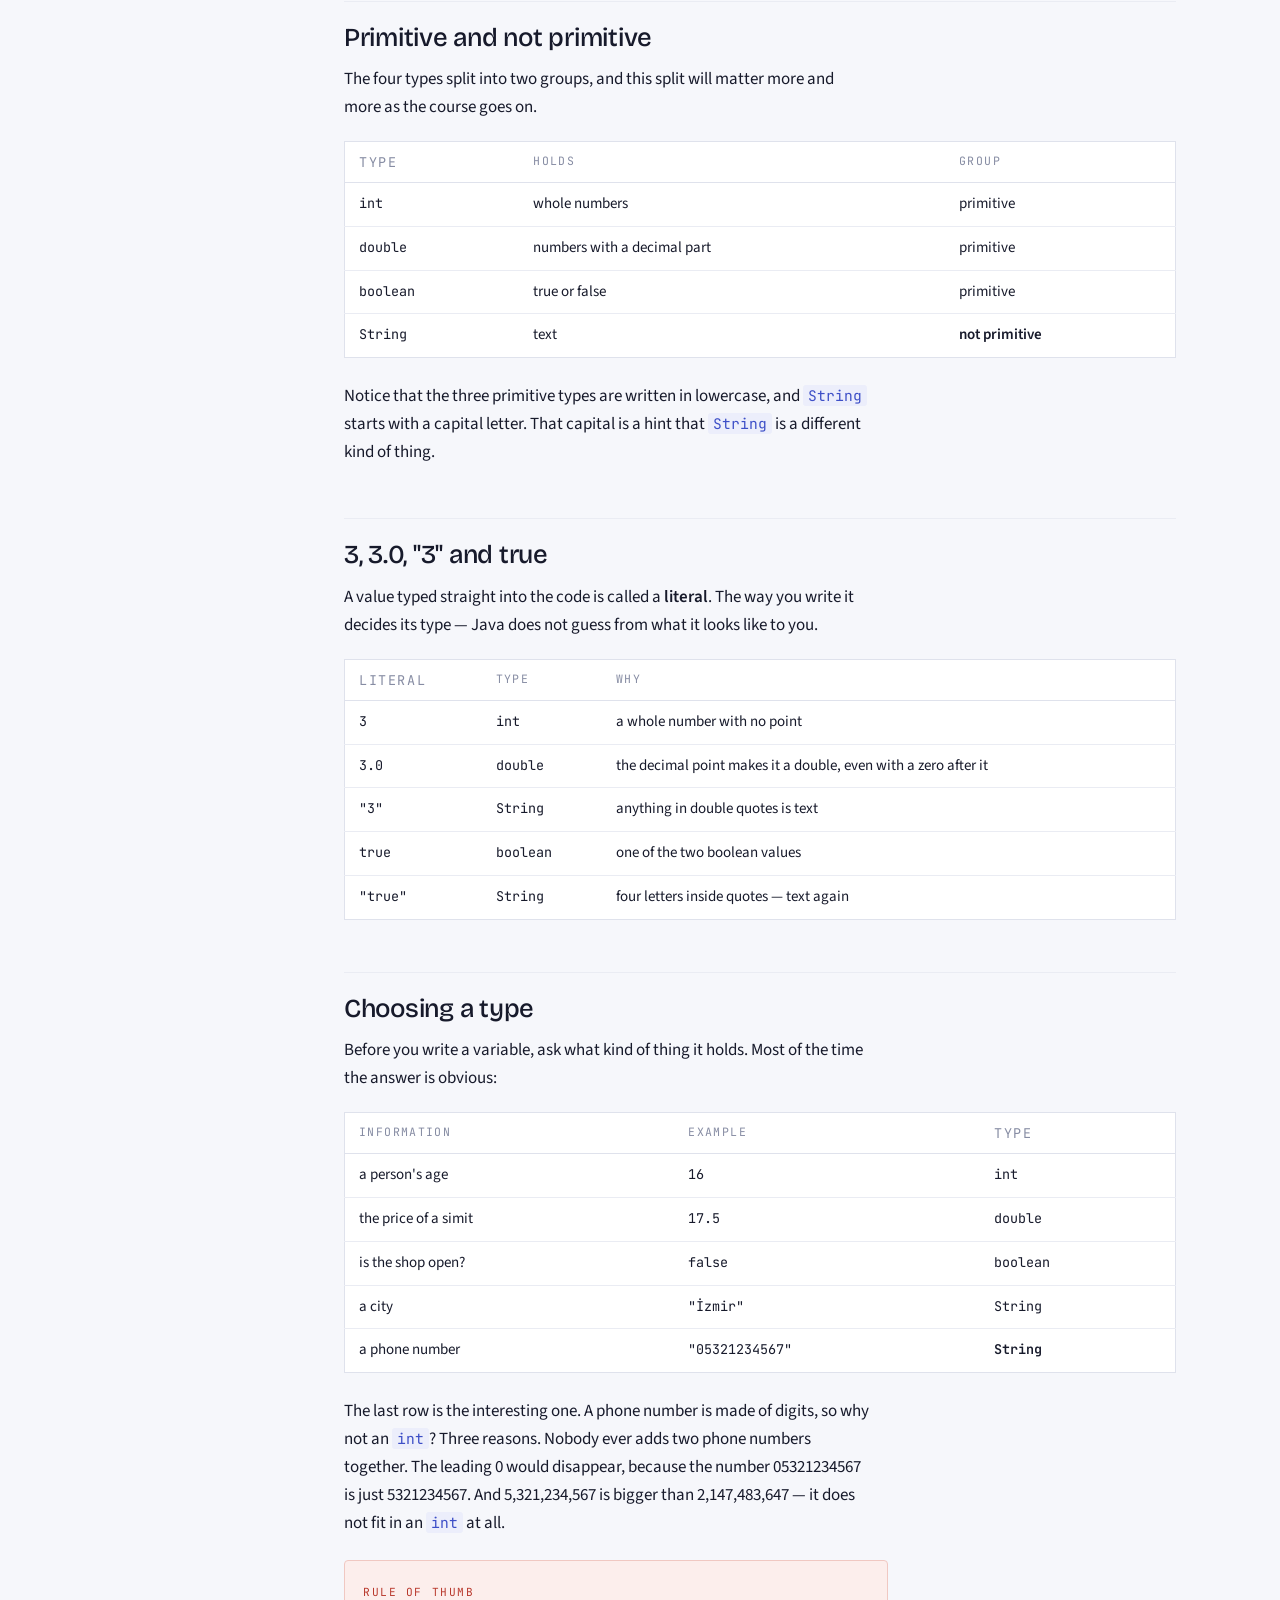
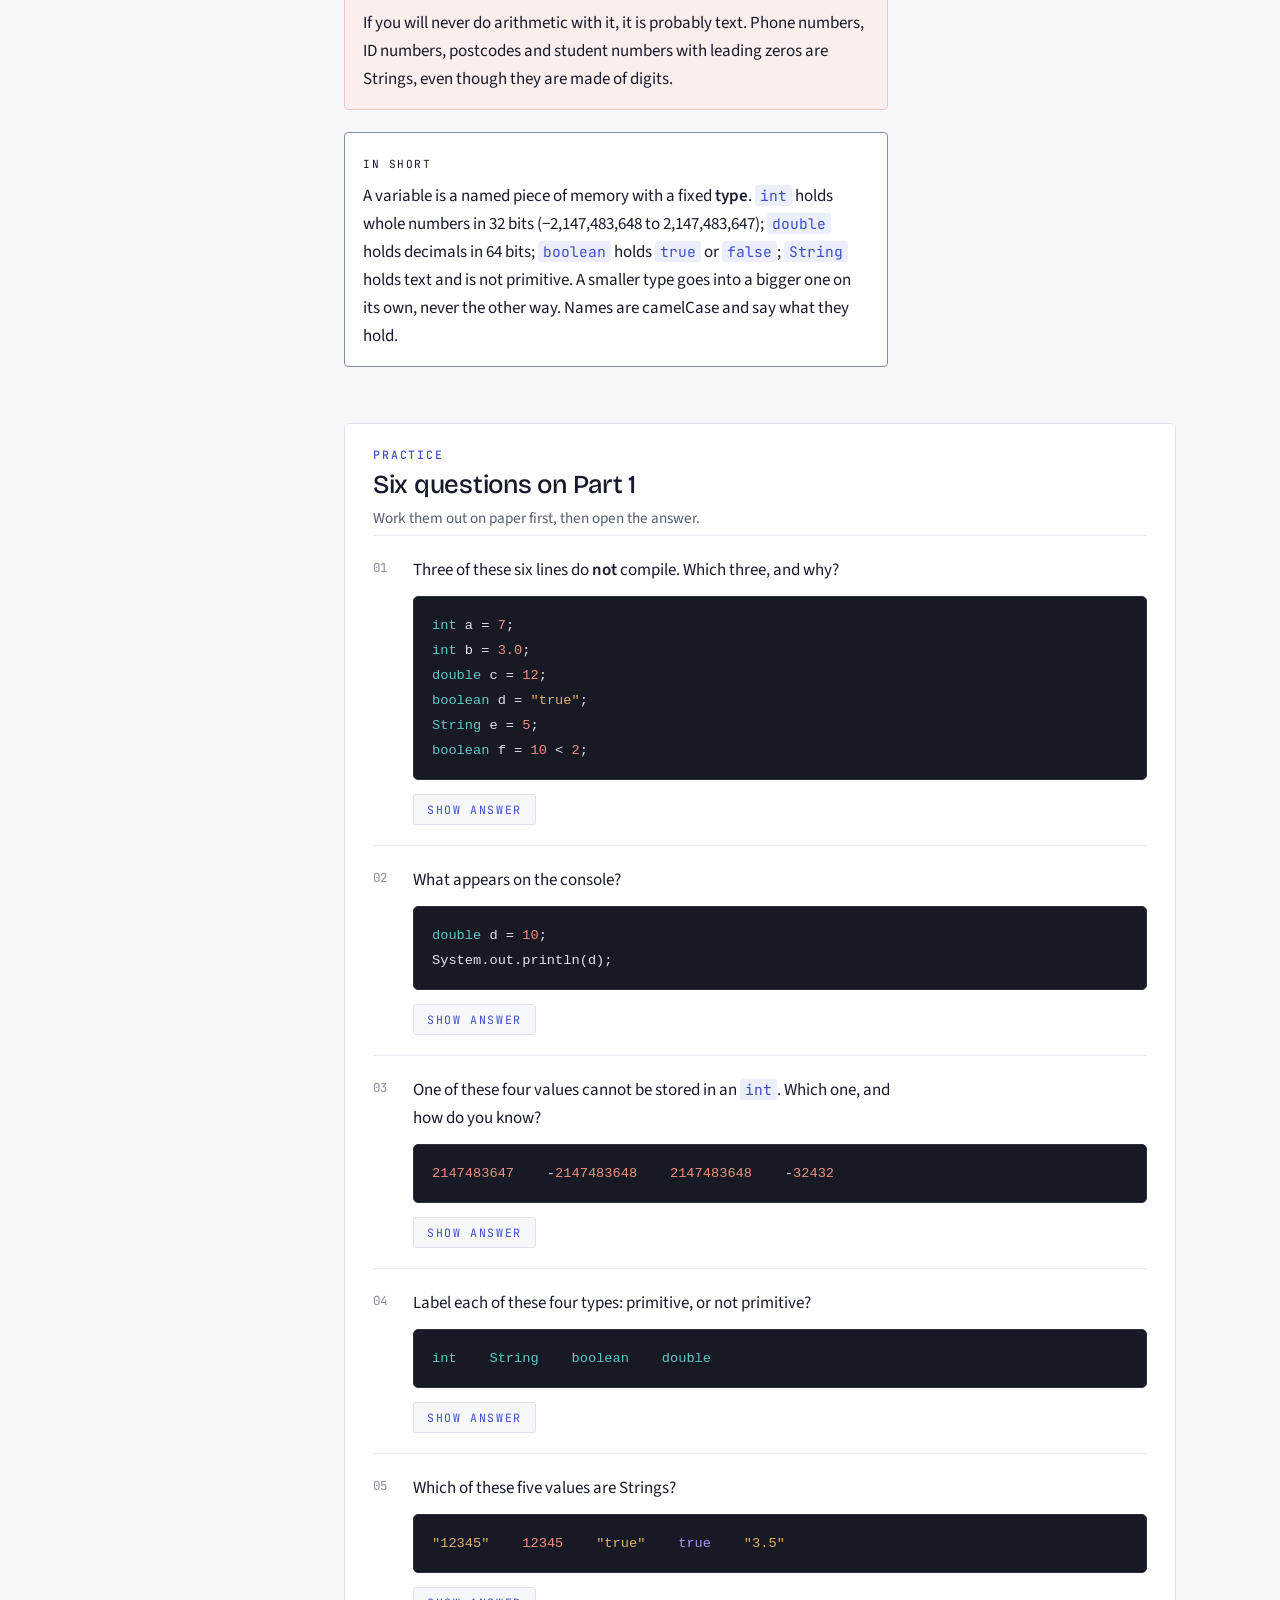
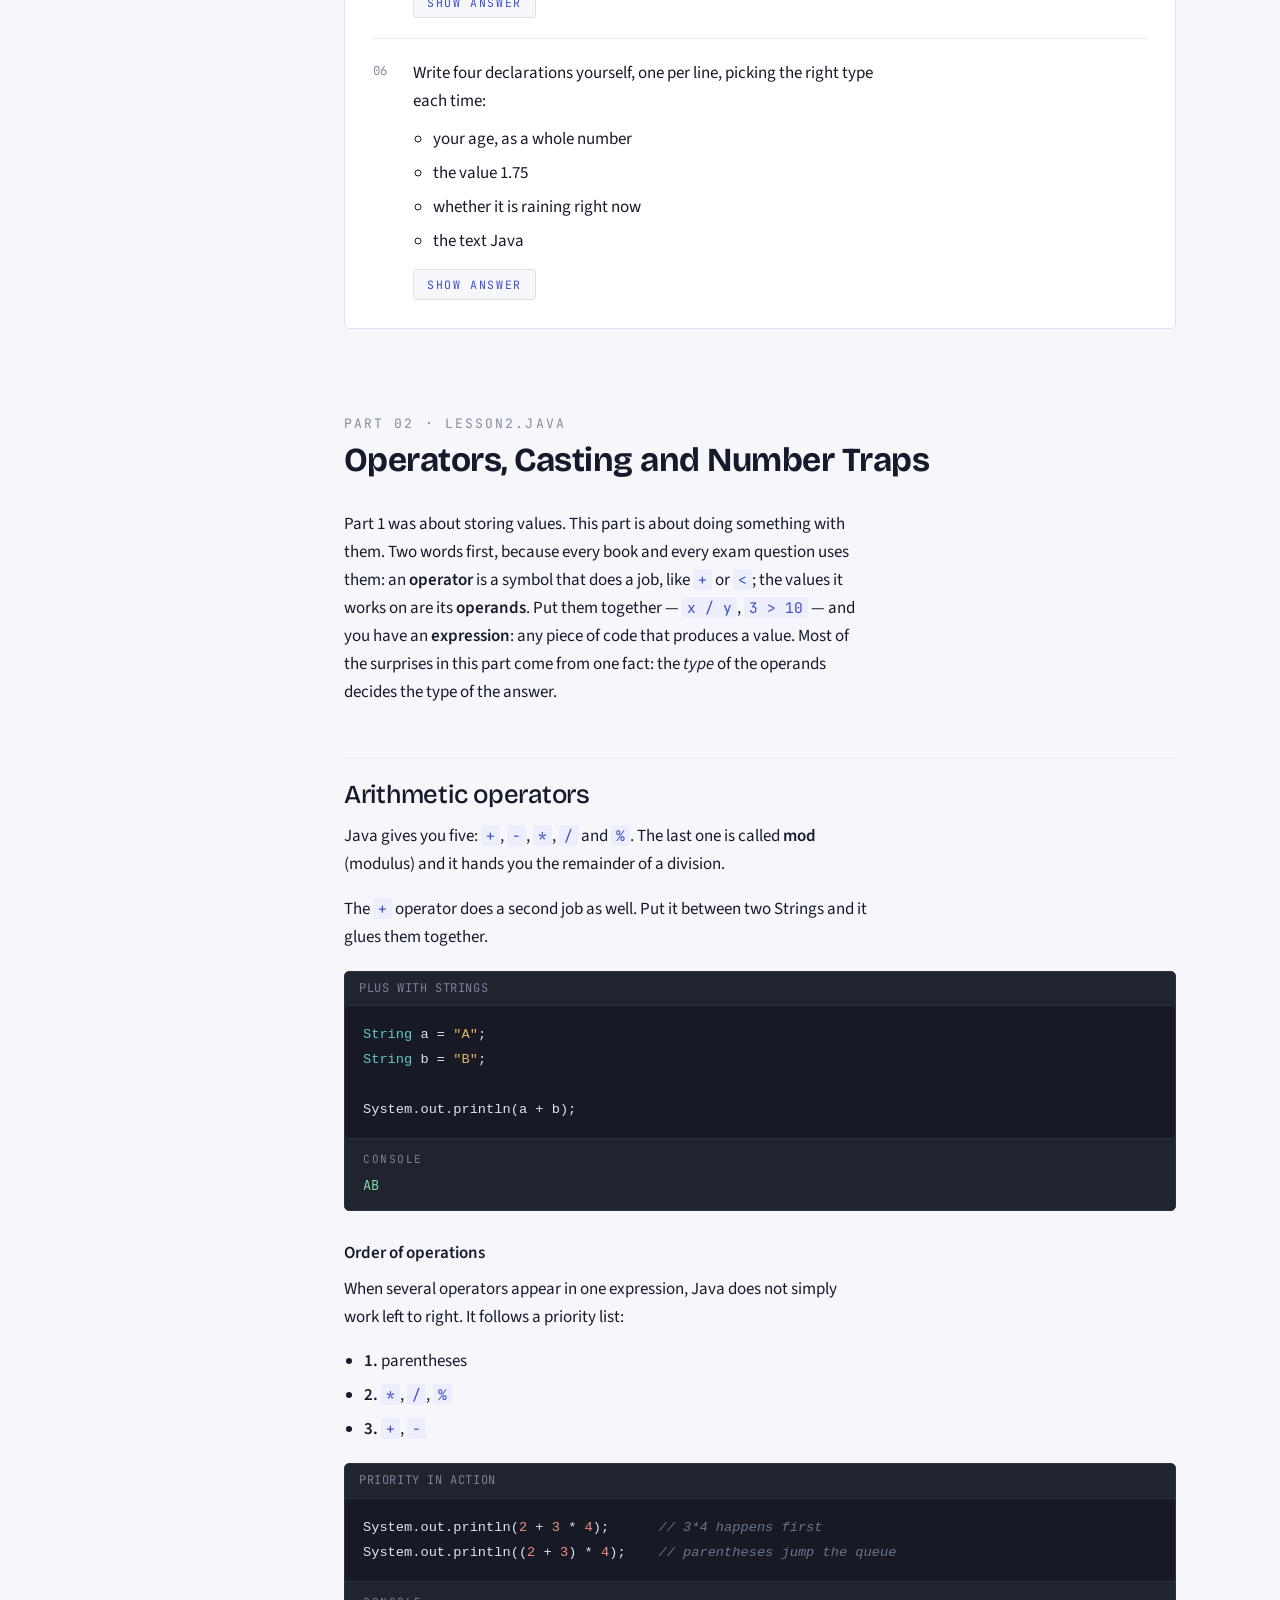
<file: docs/lesson1.html>
<!doctype html>
<html lang="en">
<head>
<meta charset="utf-8">
<meta name="viewport" content="width=device-width, initial-scale=1">
<meta name="description" content="AP CS-A Grup 2 — Lesson 1: Java data types, operators, casting, round-off error and logical operators, with practice questions.">
<link rel="icon" href='data:image/svg+xml,<svg xmlns="http://www.w3.org/2000/svg" viewBox="0 0 100 100"><text y=".9em" font-size="90">%E2%98%95</text></svg>'>
<title>Lesson 1 · Types, Operators &amp; Logic — AP CS-A Grup 2</title>
<link rel="preconnect" href="https://fonts.googleapis.com">
<link rel="preconnect" href="https://fonts.gstatic.com" crossorigin>
<link rel="stylesheet" href="https://fonts.googleapis.com/css2?family=Bricolage+Grotesque:opsz,wght@12..96,500;12..96,700&family=Source+Sans+3:ital,wght@0,400;0,600;1,400&family=JetBrains+Mono:wght@400;700&display=swap">

<link rel="stylesheet" href="style.css">

</head>
<body>

<div class="wrap">

  <a class="backlink" href="./">← All lessons</a>

  <header class="masthead">
    <p class="eyebrow">AP CS-A · Grup 2 · Lesson 1</p>
    <h1>Types, Operators &amp; Logic</h1>
    <p class="deck">Everything from our first lesson, spread across the three files we worked in — with the exact examples we ran in class, what each one prints, and six questions after every part.</p>
    <ul class="facts">
      <li>3 parts + intro</li>
      <li>Java</li>
      <li>18 questions</li>
      <li>Every output verified</li>
    </ul>
  </header>

  <div class="layout">

    <nav class="toc" aria-label="Contents">
      <h2>Contents</h2>
      <ol>
        <li><a href="#l0">0 · How Java Runs</a></li>
        <li><a class="sub" href="#l0-java">The JVM</a></li>
        <li><a class="sub" href="#l0-shape">Shape of a file</a></li>
        <li><a class="sub" href="#l0-err">Three kinds of mistakes</a></li>
        <li><a href="#l1">1 · Variables &amp; Data Types</a></li>
        <li><a class="sub" href="#l1-mem">In memory</a></li>
        <li><a class="sub" href="#l1-names">Naming</a></li>
        <li><a class="sub" href="#l1-int">int</a></li>
        <li><a class="sub" href="#l1-bits">Why 2,147,483,647</a></li>
        <li><a class="sub" href="#l1-double">double</a></li>
        <li><a class="sub" href="#l1-boolean">boolean</a></li>
        <li><a class="sub" href="#l1-string">String</a></li>
        <li><a class="sub" href="#l1-choose">Choosing a type</a></li>
        <li><a class="sub" href="#p1">Practice</a></li>
        <li><a href="#l2">2 · Operators &amp; Casting</a></li>
        <li><a class="sub" href="#l2-arith">Arithmetic</a></li>
        <li><a class="sub" href="#l2-steps">Step by step</a></li>
        <li><a class="sub" href="#l2-modlife">What % is good for</a></li>
        <li><a class="sub" href="#l2-div">Integer division</a></li>
        <li><a class="sub" href="#l2-cast">Casting</a></li>
        <li><a class="sub" href="#l2-mix">int meets double</a></li>
        <li><a class="sub" href="#l2-roundcast">Rounding with a cast</a></li>
        <li><a class="sub" href="#l2-rel">Relational</a></li>
        <li><a class="sub" href="#l2-round">Round-off error</a></li>
        <li><a class="sub" href="#l2-why">Why not 0.1</a></li>
        <li><a class="sub" href="#l2-str">Comparing Strings</a></li>
        <li><a class="sub" href="#p2">Practice</a></li>
        <li><a href="#l3">3 · Logical Operators</a></li>
        <li><a class="sub" href="#l3-order">Which goes first</a></li>
        <li><a class="sub" href="#l3-between">Between two numbers</a></li>
        <li><a class="sub" href="#l3-short">Short-circuit</a></li>
        <li><a class="sub" href="#l3-guard">Short-circuit on purpose</a></li>
        <li><a class="sub" href="#l3-morgan">De Morgan's Law</a></li>
        <li><a class="sub" href="#p3">Practice</a></li>
        <li><a href="#words">Words</a></li>
        <li><a href="#recap">Recap</a></li>
      </ol>
    </nav>

    <main>

      <!-- ============ BEFORE YOU START ============ -->
      <section class="lesson" id="l0">
        <div class="lesson-head">
          <span class="lesson-no">Part 00 · Before the first line</span>
          <h2 class="lesson-title">How a Java Program Runs</h2>
        </div>

        <p>Every chapter of this course starts with code we wrote in class. This one starts a step earlier — with the questions nobody asks out loud on the first day. What exactly is a program? Why do we write Java and not English? What does Eclipse do when you press Run? Ten minutes on these now makes everything after it make more sense.</p>

        <div class="note note--sum">
          <span class="tag">In this lesson</span>
          <ul class="plain">
            <li>How the code you type becomes something a computer can run.</li>
            <li>The four types we use first — <code class="inl">int</code>, <code class="inl">double</code>, <code class="inl">boolean</code>, <code class="inl">String</code> — and how each one is stored.</li>
            <li>Arithmetic, integer division, <code class="inl">%</code>, casting, and why <code class="inl">0.1</code> is never quite <code class="inl">0.1</code>.</li>
            <li>Asking questions with <code class="inl">&lt;</code>, <code class="inl">==</code>, <code class="inl">!=</code>, and combining them with <code class="inl">&amp;&amp;</code>, <code class="inl">||</code>, <code class="inl">!</code>.</li>
            <li>The three kinds of mistakes a program can have — and which one is the most dangerous.</li>
          </ul>
        </div>

        <h3 id="l0-prog">What a program is</h3>

        <p>A computer does not think. It follows instructions — exactly the ones it is given, in exactly the order it is given them, billions of times a second. A <strong>program</strong> is a list of those instructions.</p>

        <p>The hard part is the language. Human languages are full of sentences that mean two things at once: <em>“I saw the man with the telescope”</em> — who has the telescope? A person works it out from context. A computer cannot, so we write to it in a <strong>programming language</strong>: a language with strict rules, where every line can be read in only one way. Java is one of them.</p>

        <h3 id="l0-java">Java, and the machine in the middle</h3>

        <p>Deep down, a processor understands only <strong>machine code</strong> — long rows of numbers, and a different set of numbers for each family of chips. A program written directly in machine code is slow to write, almost impossible to read, and runs on one kind of computer only.</p>

        <p>Java was designed at Sun Microsystems by a team led by James Gosling and released in 1995 with a clever way around this. Your Java code is not translated for <em>your</em> processor. It is translated into <strong>bytecode</strong>: machine code for an imaginary computer called the <strong>Java Virtual Machine (JVM)</strong>. Every real computer — Windows, macOS, Linux, even many phones — gets its own JVM, and the JVM runs the bytecode. Write the program once, and it runs everywhere a JVM exists. That promise is the reason Java became one of the most used languages in the world.</p>

        <div class="flow" role="img" aria-label="Lesson1.java goes through the compiler and becomes Lesson1.class bytecode, which the JVM runs on Windows, macOS or Linux">
          <div class="st"><small>you write</small><b>Lesson1.java</b><small>source code — text a person can read</small></div>
          <div class="ar">compiler<i>→</i>javac</div>
          <div class="st"><small>Eclipse makes</small><b>Lesson1.class</b><small>bytecode — for the JVM, not for people</small></div>
          <div class="ar">runs on<i>→</i>JVM</div>
          <div class="st os"><b>Windows</b><b>macOS</b><b>Linux</b></div>
        </div>
        <p class="fig-cap">One source file, one translation, any computer. The step in the middle is done by the <strong>compiler</strong>; it is also the step that refuses to continue when your code breaks a rule.</p>

        <p>You never see most of this happen. <strong>Eclipse</strong> is an <strong>IDE</strong> — an <em>integrated development environment</em>: an editor, the compiler and the JVM in one window. It compiles your file every time you save it, which is why a red underline can appear before you ever press Run: that is the compiler, already complaining.</p>

        <div class="note note--life">
          <span class="tag">History</span>
          <p>Java was first called <em>Oak</em>, after a tree outside Gosling's office. The name was already taken, so the team renamed it after the coffee they drank — coffee from the island of Java. That is why this page's icon is a cup.</p>
        </div>

        <h3 id="l0-shape">The shape of every file</h3>

        <p>Every file we wrote in class has the same frame around it. Here is the smallest one that still runs:</p>

        <div class="ex">
          <div class="ex-head"><span>Lesson1.java, stripped down</span></div>
          <pre class="code"><code>package Grup1;                    // the folder this file lives in

public class Lesson1 {            // must match the file name: Lesson1.java

    public static void main(String[] args) {    // the program starts here

        System.out.println(3);    // one statement, ending with ;

    }
}</code></pre>
          <div class="out"><span class="out-label">Console</span><pre>3</pre></div>
        </div>

        <ul class="plain">
          <li><strong>main is the front door.</strong> Java starts at the first line inside <code class="inl">main</code> and works downwards, one statement at a time, until it reaches the closing brace.</li>
          <li><strong>A statement ends with a semicolon.</strong> The semicolon is the full stop of Java: it tells the compiler where one instruction ends and the next begins.</li>
          <li><strong>Braces come in pairs.</strong> Every <code class="inl">{</code> has a <code class="inl">}</code> that closes it. Indenting the lines between them is not required — but without it, nobody can see which brace closes which.</li>
          <li><strong><code class="inl">System.out.println(…)</code></strong> prints whatever is inside the parentheses on the console, then moves to the next line.</li>
          <li><strong>Java is case-sensitive.</strong> <code class="inl">System</code> and <code class="inl">system</code> are different words. Write the second one and the compiler stops with <em>package system does not exist</em>.</li>
        </ul>

        <p>The words <code class="inl">class</code>, <code class="inl">public</code>, <code class="inl">static</code> and <code class="inl">void</code> each get a chapter of their own later on. For now they are the frame the picture sits in — the code that matters goes inside <code class="inl">main</code>.</p>

        <h3 id="l0-err">Three kinds of mistakes</h3>

        <p>Every programmer makes mistakes, every day. What matters is knowing which kind you are looking at, because each kind shows up at a different moment — and one of them never shows up at all.</p>

        <div class="scroll">
          <table>
            <thead><tr><th>Kind</th><th>When you find out</th><th>What you see</th><th>Example in this lesson</th></tr></thead>
            <tbody>
              <tr><td><strong>compile-time error</strong><br><small>also: syntax error</small></td><td>before the program runs</td><td>a red underline; nothing runs at all</td><td class="mono">int m = 3.0;</td></tr>
              <tr><td><strong>run-time error</strong><br><small>also: exception</small></td><td>while the program runs</td><td>the program stops at that line with a red message</td><td class="mono">12 / 0</td></tr>
              <tr><td><strong>logic error</strong></td><td>maybe never</td><td>the program finishes happily and prints a wrong answer</td><td class="mono">double answer = 17 / 5;</td></tr>
            </tbody>
          </table>
        </div>

        <div class="ex">
          <div class="ex-head"><span>The most common compile-time error there is</span></div>
          <pre class="code"><code>System.out.println(3)     // the semicolon is missing</code></pre>
          <div class="out"><span class="out-label">Compiler</span><pre><em>error: ';' expected</em></pre></div>
        </div>

        <p>The compiler is strict, but it is on your side: it catches the mistake before anyone runs the program. A <strong>logic error</strong> gets no such help. The code is perfectly legal Java; it just does not do what you meant. That is why this page keeps showing the console output next to the code — the only way to catch a logic error is to know what the answer <em>should</em> be and check.</p>

        <div class="note note--life">
          <span class="tag">History</span>
          <p>In 1947, engineers working with Grace Hopper on the Harvard Mark II computer found a moth stuck in one of its relays. They taped it into the logbook with the note <em>“first actual case of bug being found.”</em> Engineers had called faults “bugs” before — but since then, finding and removing them has been called <strong>debugging</strong>.</p>
        </div>

        <div class="note note--sum">
          <span class="tag">In short</span>
          <p>You write <strong>source code</strong> (<code class="inl">.java</code>); the <strong>compiler</strong> checks it and turns it into <strong>bytecode</strong> (<code class="inl">.class</code>); the <strong>JVM</strong> runs the bytecode on any computer. A program starts in <code class="inl">main</code> and runs top to bottom. Mistakes come in three kinds: the compiler catches <strong>compile-time</strong> errors, the program crashes on <strong>run-time</strong> errors, and nobody warns you about <strong>logic</strong> errors.</p>
        </div>
      </section>

      <!-- ============ LESSON 1 ============ -->
      <section class="lesson" id="l1">
        <div class="lesson-head">
          <span class="lesson-no">Part 01 · Lesson1.java</span>
          <h2 class="lesson-title">Variables and Data Types</h2>
        </div>

        <p>A variable is a named box that holds one value. Every variable you make in Java follows the same three-part pattern, and the type you pick decides what is allowed in the box.</p>

        <div class="ex">
          <div class="ex-head"><span>Pattern</span></div>
          <pre class="code"><code>// comment line
// TYPE NAME = VALUE ;

int age = 5;</code></pre>
        </div>

        <p>Two slashes start a <strong>comment</strong>. Java ignores everything after them on that line, so comments are where you explain the code to yourself and to whoever reads it next.</p>

        <h3 id="l1-mem">What a variable really is</h3>

        <p>“Box” is a good picture, and it is closer to the truth than it sounds. A computer's working memory — its <strong>RAM</strong> — is billions of tiny cells, each holding a 0 or a 1. When Java reaches the line <code class="inl">int age = 5;</code>, it does three things:</p>

        <ol class="plain">
          <li>sets aside enough cells for one <code class="inl">int</code> (32 of them),</li>
          <li>remembers that this piece of memory is called <code class="inl">age</code>,</li>
          <li>writes 5 into it.</li>
        </ol>

        <div class="objs" role="img" aria-label="Four variables drawn as labelled boxes in memory">
          <div class="obj"><div class="obj-h"><b>age</b><span>int · 32 bits</span></div><div class="f"><span class="k">value</span><span class="v">5</span></div></div>
          <div class="obj"><div class="obj-h"><b>y</b><span>double · 64 bits</span></div><div class="f"><span class="k">value</span><span class="v">3.5</span></div></div>
          <div class="obj"><div class="obj-h"><b>isPositive</b><span>boolean</span></div><div class="f"><span class="k">value</span><span class="v">true</span></div></div>
          <div class="obj"><div class="obj-h"><b>word</b><span>String</span></div><div class="f"><span class="k">value</span><span class="v">"computer science"</span></div></div>
        </div>
        <p class="fig-cap">Each variable is a name, a type and a value. The name never changes, the type never changes — only the value can.</p>

        <p>Two words describe that one line. Writing the type and the name — <code class="inl">int age</code> — <strong>declares</strong> the variable: it tells Java the box exists. Giving it its first value — <code class="inl">= 5</code> — <strong>initializes</strong> it. Our pattern does both in one statement.</p>

        <div class="note note--rule">
          <span class="tag">Rule</span>
          <p>In Java, <code class="inl">=</code> does not mean “is equal to”. It means <em>“work out the right-hand side, then put the result in the box on the left.”</em> It is an instruction, not a statement of fact. Asking whether two things are equal is a different symbol, <code class="inl">==</code>, and it comes in Part 2.</p>
        </div>

        <h3 id="l1-names">Naming a variable</h3>

        <p>Names in Java follow two sets of rules. The first set is enforced by the compiler — break one and the program does not compile:</p>

        <ul class="plain">
          <li>A name may contain letters, digits, <code class="inl">_</code> and <code class="inl">$</code> — nothing else, and no spaces.</li>
          <li>It may not start with a digit.</li>
          <li>It may not be one of Java's <strong>reserved words</strong> — <code class="inl">int</code>, <code class="inl">double</code>, <code class="inl">boolean</code>, <code class="inl">class</code>, <code class="inl">public</code>, <code class="inl">static</code>, <code class="inl">void</code>, <code class="inl">package</code>, <code class="inl">true</code>, <code class="inl">false</code> and about forty more. These words already mean something to Java.</li>
          <li>Upper and lower case are different letters: <code class="inl">age</code> and <code class="inl">Age</code> are two different variables.</li>
        </ul>

        <div class="ex">
          <div class="ex-head"><span>Three names the compiler refuses</span></div>
          <pre class="code"><code>// int 2nd = 3;       // starts with a digit
// int my age = 6;    // a space in the middle
// int double = 4;    // double is a reserved word</code></pre>
          <div class="out"><span class="out-label">Compiler</span><pre><em>error: not a statement
error: ';' expected</em></pre></div>
        </div>

        <div class="ex">
          <div class="ex-head"><span>Same letters, different case, different variables</span></div>
          <pre class="code"><code>int Age = 1;
int age = 2;

System.out.println(Age + age);</code></pre>
          <div class="out"><span class="out-label">Console</span><pre>3</pre></div>
        </div>

        <p>The second set is enforced by people. Java programmers everywhere write names in <strong>camelCase</strong>: start with a lowercase letter, and begin every following word with a capital — <code class="inl">age</code>, <code class="inl">birthYear</code>, <code class="inl">isPositive</code>. The bumps in the middle are the camel's humps. And a name should say what is in the box: <code class="inl">price</code> beats <code class="inl">p</code>, and <code class="inl">p</code> beats <code class="inl">x</code>. Short names like <code class="inl">x</code> and <code class="inl">y</code> are fine in a five-line example; in a real program, nobody — including you, a month later — will remember what they meant.</p>


        <h3 id="l1-int">int — whole numbers</h3>

        <p><code class="inl">int</code> holds whole numbers, positive or negative. No decimal point is allowed.</p>

        <div class="ex">
          <div class="ex-head"><span>int</span></div>
          <pre class="code"><code>int age = 5;
int year = 2026;
int number = -32432;</code></pre>
        </div>

        <p>An <code class="inl">int</code> is stored in <strong>32 bits</strong>, and those 32 bits can only spell out so many different numbers. That gives it a fixed range: from <code class="inl">-2^31</code> up to <code class="inl">2^31 - 1</code>.</p>

        <div class="ex">
          <div class="ex-head"><span>The limits of int</span></div>
          <pre class="code"><code>// 32 bit   2^31-1   -2^31

int max = 2147483647;    // the largest int
int min = -2147483648;   // the smallest int</code></pre>
        </div>

        <h3 id="l1-bits">Why the limit is 2,147,483,647</h3>

        <p>That number looks random, but it comes straight from those 32 bits. A <strong>bit</strong> is one cell of memory: it is either 0 or 1. One bit can tell two things apart. Two bits can make four patterns — 00, 01, 10, 11. Every extra bit doubles the count, so <em>n</em> bits make 2<sup><em>n</em></sup> patterns.</p>

        <p>Imagine an <code class="inl">int</code> with only three bits. That is 2<sup>3</sup> = 8 patterns, and Java splits them in half: if the first bit is 1, the number is negative.</p>

        <div class="bits" role="img" aria-label="The eight patterns of three bits: 000 to 011 are 0 to 3, 100 to 111 are -4 to -1">
          <div><b>000</b><span>0</span></div>
          <div><b>001</b><span>1</span></div>
          <div><b>010</b><span>2</span></div>
          <div><b>011</b><span>3</span></div>
          <div class="neg"><b>100</b><span>−4</span></div>
          <div class="neg"><b>101</b><span>−3</span></div>
          <div class="neg"><b>110</b><span>−2</span></div>
          <div class="neg"><b>111</b><span>−1</span></div>
        </div>
        <p class="fig-cap">Four patterns for the negatives (−4 to −1), four for the rest (0 to 3). The positive side ends one sooner because 0 takes one of its places.</p>

        <p>Now do the same with 32 bits. That is 2<sup>32</sup> = 4,294,967,296 patterns. Half of them, 2<sup>31</sup>, are negative: −1 down to <strong>−2,147,483,648</strong>. The other half are 0 and the positives: 0 up to <strong>2,147,483,647</strong> — one short, again, because of the zero. That is all <code class="inl">-2^31</code> and <code class="inl">2^31 - 1</code> mean.</p>

        <div class="ex">
          <div class="ex-head"><span>One past the limit does not even compile</span></div>
          <pre class="code"><code>int big = 2147483648;</code></pre>
          <div class="out"><span class="out-label">Compiler</span><pre><em>error: integer number too large</em></pre></div>
        </div>

        <p>Eight bits together are called a <strong>byte</strong>, so an <code class="inl">int</code> takes 4 bytes. What happens when a calculation — not a typed number — goes past the limit is a story for Lesson 2: <a href="lesson2.html#l4-overflow">arithmetic overflow</a>.</p>


        <h3 id="l1-double">double — numbers with a decimal point</h3>

        <p><code class="inl">double</code> holds numbers that have a fractional part.</p>

        <div class="ex">
          <div class="ex-head"><span>double</span></div>
          <pre class="code"><code>double y = 3.5;
double z = 12321.46457567;
double k = -12312.4535;</code></pre>
        </div>

        <p>A whole number fits inside a <code class="inl">double</code> without any trouble — Java just stores it with a decimal part of zero. The other direction does not work: a <code class="inl">double</code> may carry a fraction, and there is nowhere in an <code class="inl">int</code> to keep it, so Java refuses to compile.</p>

        <div class="ex">
          <div class="ex-head"><span>One direction only</span></div>
          <pre class="code"><code>double n = 3;      // fine — stored as 3.0

// int m = 3.0;    // ERROR! a double does not fit in an int</code></pre>
        </div>

        <div class="note note--trap">
          <span class="tag">Watch out</span>
          <p>Small box into big box is automatic. Big box into small box is an error — unless you force it, which is what casting in Part 2 is for.</p>
        </div>

        <p>A <code class="inl">double</code> takes 64 bits — twice an <code class="inl">int</code> — and spends them differently: some bits hold the digits, others say where the decimal point goes. That is how it reaches numbers far bigger than any <code class="inl">int</code>. The price is precision: a <code class="inl">double</code> is exact to only about 15–16 digits. Part 2 shows what that price looks like.</p>

        <h3 id="l1-boolean">boolean — true or false</h3>

        <p>A <code class="inl">boolean</code> has exactly two possible values: <code class="inl">true</code> and <code class="inl">false</code>. You can write one down directly, or you can store the answer to a question.</p>

        <div class="ex">
          <div class="ex-head"><span>boolean</span></div>
          <pre class="code"><code>boolean isPositive = true;
boolean isValid = false;

boolean x = 3 &gt; 10;    // the question is answered first,
                       // then the answer goes in the box

System.out.println(x);</code></pre>
          <div class="out"><span class="out-label">Console</span><pre>false</pre></div>
        </div>

        <p>This is worth pausing on. Java works out <code class="inl">3 &gt; 10</code> before the assignment happens. Three is not greater than ten, so the result is <code class="inl">false</code>, and <em>that</em> is what lands in <code class="inl">x</code>.</p>

        <p>Good names for booleans read like a yes/no question: <code class="inl">isPositive</code>, <code class="inl">isValid</code>, <code class="inl">hasPassed</code>. When you later read <em>“is positive? true”</em>, the line explains itself.</p>

        <h3 id="l1-string">String — text</h3>

        <p>A <code class="inl">String</code> is text inside double quotes. Anything inside those quotes is text — letters, digits, slashes, symbols, spaces.</p>

        <div class="ex">
          <div class="ex-head"><span>String</span></div>
          <pre class="code"><code>String word = "computer science";
String password = "abc123";
String date = "24/08/2026";
String numbers = "12345";           // text, not a number
String symbols = "^'+%&amp;/&amp;+%^'";</code></pre>
        </div>

        <div class="note note--trap">
          <span class="tag">Watch out</span>
          <p><code class="inl">"12345"</code> is not the number 12345. It looks like a number to you, but to Java it is five characters of text, and it behaves like text.</p>
        </div>

        <h3>Primitive and not primitive</h3>

        <p>The four types split into two groups, and this split will matter more and more as the course goes on.</p>

        <div class="scroll">
          <table>
            <thead>
              <tr><th class="mono">Type</th><th>Holds</th><th>Group</th></tr>
            </thead>
            <tbody>
              <tr><td class="mono">int</td><td>whole numbers</td><td>primitive</td></tr>
              <tr><td class="mono">double</td><td>numbers with a decimal part</td><td>primitive</td></tr>
              <tr><td class="mono">boolean</td><td>true or false</td><td>primitive</td></tr>
              <tr><td class="mono">String</td><td>text</td><td><strong>not primitive</strong></td></tr>
            </tbody>
          </table>
        </div>

        <p>Notice that the three primitive types are written in lowercase, and <code class="inl">String</code> starts with a capital letter. That capital is a hint that <code class="inl">String</code> is a different kind of thing.</p>

        <h3 id="l1-lit">3, 3.0, "3" and true</h3>

        <p>A value typed straight into the code is called a <strong>literal</strong>. The way you write it decides its type — Java does not guess from what it looks like to you.</p>

        <div class="scroll">
          <table>
            <thead><tr><th class="mono">Literal</th><th>Type</th><th>Why</th></tr></thead>
            <tbody>
              <tr><td class="mono">3</td><td class="mono">int</td><td>a whole number with no point</td></tr>
              <tr><td class="mono">3.0</td><td class="mono">double</td><td>the decimal point makes it a double, even with a zero after it</td></tr>
              <tr><td class="mono">"3"</td><td class="mono">String</td><td>anything in double quotes is text</td></tr>
              <tr><td class="mono">true</td><td class="mono">boolean</td><td>one of the two boolean values</td></tr>
              <tr><td class="mono">"true"</td><td class="mono">String</td><td>four letters inside quotes — text again</td></tr>
            </tbody>
          </table>
        </div>

        <h3 id="l1-choose">Choosing a type</h3>

        <p>Before you write a variable, ask what kind of thing it holds. Most of the time the answer is obvious:</p>

        <div class="scroll">
          <table>
            <thead><tr><th>Information</th><th>Example</th><th class="mono">Type</th></tr></thead>
            <tbody>
              <tr><td>a person's age</td><td class="mono">16</td><td class="mono">int</td></tr>
              <tr><td>the price of a simit</td><td class="mono">17.5</td><td class="mono">double</td></tr>
              <tr><td>is the shop open?</td><td class="mono">false</td><td class="mono">boolean</td></tr>
              <tr><td>a city</td><td class="mono">"İzmir"</td><td class="mono">String</td></tr>
              <tr><td>a phone number</td><td class="mono">"05321234567"</td><td class="mono"><strong>String</strong></td></tr>
            </tbody>
          </table>
        </div>

        <p>The last row is the interesting one. A phone number is made of digits, so why not an <code class="inl">int</code>? Three reasons. Nobody ever adds two phone numbers together. The leading 0 would disappear, because the number 05321234567 is just 5321234567. And 5,321,234,567 is bigger than 2,147,483,647 — it does not fit in an <code class="inl">int</code> at all.</p>

        <div class="note note--rule">
          <span class="tag">Rule of thumb</span>
          <p>If you will never do arithmetic with it, it is probably text. Phone numbers, ID numbers, postcodes and student numbers with leading zeros are Strings, even though they are made of digits.</p>
        </div>

        <div class="note note--sum">
          <span class="tag">In short</span>
          <p>A variable is a named piece of memory with a fixed <strong>type</strong>. <code class="inl">int</code> holds whole numbers in 32 bits (−2,147,483,648 to 2,147,483,647); <code class="inl">double</code> holds decimals in 64 bits; <code class="inl">boolean</code> holds <code class="inl">true</code> or <code class="inl">false</code>; <code class="inl">String</code> holds text and is not primitive. A smaller type goes into a bigger one on its own, never the other way. Names are camelCase and say what they hold.</p>
        </div>

        <div class="practice" id="p1">
          <h3 class="practice-title"><span class="practice-eyebrow">Practice</span>Six questions on Part 1</h3>
          <p class="practice-lede">Work them out on paper first, then open the answer.</p>

          <ol class="qs">
            <li>
              <p>Three of these six lines do <strong>not</strong> compile. Which three, and why?</p>
              <div class="ex">
                <pre class="code"><code>int a = 7;
int b = 3.0;
double c = 12;
boolean d = "true";
String e = 5;
boolean f = 10 &lt; 2;</code></pre>
              </div>
              <details class="ans">
                <summary>Show answer</summary>
                <div class="ans-body">
                  <p><span class="outline">b, d and e fail.</span></p>
                  <ul class="plain">
                    <li><code class="inl">int b = 3.0;</code> — a double does not fit into an int.</li>
                    <li><code class="inl">boolean d = "true";</code> — <code class="inl">"true"</code> is in quotes, so it is text, not the boolean <code class="inl">true</code>.</li>
                    <li><code class="inl">String e = 5;</code> — 5 is a number, and a String box only takes text.</li>
                  </ul>
                  <p>The other three are fine. <code class="inl">c</code> holds 12.0, and <code class="inl">f</code> holds the answer to the question, which is <code class="inl">false</code>.</p>
                </div>
              </details>
            </li>

            <li>
              <p>What appears on the console?</p>
              <div class="ex">
                <pre class="code"><code>double d = 10;
System.out.println(d);</code></pre>
              </div>
              <details class="ans">
                <summary>Show answer</summary>
                <div class="ans-body">
                  <p><span class="outline">10.0</span></p>
                  <p>A whole number goes into a double without complaint, and Java stores it with a decimal part of zero.</p>
                </div>
              </details>
            </li>

            <li>
              <p>One of these four values cannot be stored in an <code class="inl">int</code>. Which one, and how do you know?</p>
              <div class="ex">
                <pre class="code"><code>2147483647    -2147483648    2147483648    -32432</code></pre>
              </div>
              <details class="ans">
                <summary>Show answer</summary>
                <div class="ans-body">
                  <p><span class="outline">2147483648</span></p>
                  <p>It is one past the top of the range. The largest int is 2147483647, and the smallest is -2147483648 — so the negative one on this list is still legal.</p>
                </div>
              </details>
            </li>

            <li>
              <p>Label each of these four types: primitive, or not primitive?</p>
              <div class="ex">
                <pre class="code"><code>int    String    boolean    double</code></pre>
              </div>
              <details class="ans">
                <summary>Show answer</summary>
                <div class="ans-body">
                  <p><span class="outline">int, boolean, double are primitive. String is not.</span></p>
                  <p>The lowercase spelling is the giveaway: the three primitive types are lowercase, and <code class="inl">String</code> takes a capital letter.</p>
                </div>
              </details>
            </li>

            <li>
              <p>Which of these five values are Strings?</p>
              <div class="ex">
                <pre class="code"><code>"12345"    12345    "true"    true    "3.5"</code></pre>
              </div>
              <details class="ans">
                <summary>Show answer</summary>
                <div class="ans-body">
                  <p><span class="outline">"12345", "true" and "3.5"</span></p>
                  <p>Double quotes decide it, and nothing else does. Without the quotes, <code class="inl">12345</code> is an int, <code class="inl">true</code> is a boolean — and <code class="inl">"3.5"</code> is text even though it reads like a double.</p>
                </div>
              </details>
            </li>

            <li>
              <p>Write four declarations yourself, one per line, picking the right type each time:</p>
              <ul class="plain">
                <li>your age, as a whole number</li>
                <li>the value 1.75</li>
                <li>whether it is raining right now</li>
                <li>the text Java</li>
              </ul>
              <details class="ans">
                <summary>Show answer</summary>
                <div class="ans-body">
                  <div class="ex">
                    <pre class="code"><code>int age = 16;
double height = 1.75;
boolean isRaining = false;
String language = "Java";</code></pre>
                  </div>
                  <p>The names are yours to choose — the types are not. It has to be <code class="inl">int</code>, <code class="inl">double</code>, <code class="inl">boolean</code>, <code class="inl">String</code>, in that order.</p>
                </div>
              </details>
            </li>
          </ol>
        </div>
      </section>

      <!-- ============ LESSON 2 ============ -->
      <section class="lesson" id="l2">
        <div class="lesson-head">
          <span class="lesson-no">Part 02 · Lesson2.java</span>
          <h2 class="lesson-title">Operators, Casting and Number Traps</h2>
        </div>

        <p>Part 1 was about storing values. This part is about doing something with them. Two words first, because every book and every exam question uses them: an <strong>operator</strong> is a symbol that does a job, like <code class="inl">+</code> or <code class="inl">&lt;</code>; the values it works on are its <strong>operands</strong>. Put them together — <code class="inl">x / y</code>, <code class="inl">3 &gt; 10</code> — and you have an <strong>expression</strong>: any piece of code that produces a value. Most of the surprises in this part come from one fact: the <em>type</em> of the operands decides the type of the answer.</p>

        <h3 id="l2-arith">Arithmetic operators</h3>

        <p>Java gives you five: <code class="inl">+</code>, <code class="inl">-</code>, <code class="inl">*</code>, <code class="inl">/</code> and <code class="inl">%</code>. The last one is called <strong>mod</strong> (modulus) and it hands you the remainder of a division.</p>

        <p>The <code class="inl">+</code> operator does a second job as well. Put it between two Strings and it glues them together.</p>

        <div class="ex">
          <div class="ex-head"><span>Plus with Strings</span></div>
          <pre class="code"><code>String a = "A";
String b = "B";

System.out.println(a + b);</code></pre>
          <div class="out"><span class="out-label">Console</span><pre>AB</pre></div>
        </div>

        <h4>Order of operations</h4>

        <p>When several operators appear in one expression, Java does not simply work left to right. It follows a priority list:</p>

        <ul class="plain">
          <li><strong>1.</strong> parentheses</li>
          <li><strong>2.</strong> <code class="inl">*</code>, <code class="inl">/</code>, <code class="inl">%</code></li>
          <li><strong>3.</strong> <code class="inl">+</code>, <code class="inl">-</code></li>
        </ul>

        <div class="ex">
          <div class="ex-head"><span>Priority in action</span></div>
          <pre class="code"><code>System.out.println(2 + 3 * 4);      // 3*4 happens first
System.out.println((2 + 3) * 4);    // parentheses jump the queue</code></pre>
          <div class="out"><span class="out-label">Console</span><pre>14
20</pre></div>
        </div>

        <h4>Mod</h4>

        <p><code class="inl">%</code> gives the remainder. Divide, throw away the quotient, keep what is left over.</p>

        <div class="ex">
          <div class="ex-head"><span>Mod</span></div>
          <pre class="code"><code>System.out.println(15 % 4);    // 4 fits 3 times, 3 left over
System.out.println(14 % 2);    // divides exactly, nothing left
System.out.println(7 % 3);     // 3 fits 2 times, 1 left over
System.out.println(5 % 12);    // 12 does not fit at all</code></pre>
          <div class="out"><span class="out-label">Console</span><pre>3
0
1
5</pre></div>
        </div>

        <p>That last line surprises people. When the left number is smaller than the right one, nothing can be taken out of it, so the whole number is the remainder.</p>

        <h3 id="l2-steps">One step at a time</h3>

        <p>When an expression mixes operators, Java follows the order from the file: parentheses first, then <code class="inl">*</code>, <code class="inl">/</code>, <code class="inl">%</code>, then <code class="inl">+</code>, <code class="inl">-</code>. Operators on the same level go <strong>left to right</strong>. Here is a long one, solved the way Java solves it:</p>

        <div class="ex">
          <div class="ex-head"><span>2 + 17 % 5 * 3 - 4 / 3</span></div>
          <pre class="code"><code>// 2 + 17 % 5 * 3 - 4 / 3
// 2 +    2   * 3 - 4 / 3     17 % 5 is 2      (first of * / % from the left)
// 2 +        6   - 4 / 3     2 * 3 is 6
// 2 +        6   -   1       4 / 3 is 1       (int division)
//     8          -   1       now + and -, left to right
//          7

System.out.println(2 + 17 % 5 * 3 - 4 / 3);</code></pre>
          <div class="out"><span class="out-label">Console</span><pre>7</pre></div>
        </div>

        <p>Doing this on paper, one line per step, is exactly how you should attack an expression question on the exam. Skipping steps in your head is where the mistakes hide.</p>

        <h3 id="l2-modlife">What % is good for</h3>

        <p><code class="inl">%</code> looks like a strange extra, but it answers questions you meet every day. Whenever something is counted in groups — minutes into hours, students into teams, days into weeks — <code class="inl">/</code> tells you how many full groups, and <code class="inl">%</code> tells you what is left over.</p>

        <div class="ex">
          <div class="ex-head"><span>Groups and leftovers</span></div>
          <pre class="code"><code>int minutes = 135;
System.out.println(minutes / 60);    // full hours
System.out.println(minutes % 60);    // minutes left over

int students = 17;
System.out.println(students / 5);    // full teams of 5
System.out.println(students % 5);    // students without a team</code></pre>
          <div class="out"><span class="out-label">Console</span><pre>2
15
3
2</pre></div>
        </div>

        <p>A 135-minute film lasts 2 hours 15 minutes. Seventeen students make 3 teams of five, with 2 left over. Two more tricks come up again and again:</p>

        <div class="ex">
          <div class="ex-head"><span>Even numbers and last digits</span></div>
          <pre class="code"><code>System.out.println(47 % 2 == 0);    // even? an even number leaves 0
System.out.println(2026 % 10);      // the last digit</code></pre>
          <div class="out"><span class="out-label">Console</span><pre>false
6</pre></div>
        </div>

        <p>Every whole number divided by 2 leaves 0 or 1, so <code class="inl">n % 2 == 0</code> asks “is n even?”. And dividing by 10 leaves exactly the last digit — an idea Lesson 3 uses to take whole numbers apart, digit by digit.</p>

        <div class="note note--trap">
          <span class="tag">Watch out</span>
          <p>With a negative number on the left, the remainder is negative too: <code class="inl">-7 % 3</code> is <code class="inl">-1</code>, not 2. The sign of the answer follows the left-hand number. Most problems keep to positive numbers, but now you know.</p>
        </div>

        <h3 id="l2-div">Integer division</h3>

        <p>Divide an <code class="inl">int</code> by an <code class="inl">int</code> and Java gives you an <code class="inl">int</code> back. The fractional part is not rounded — it is thrown away.</p>

        <div class="ex">
          <div class="ex-head"><span>17 divided by 5</span></div>
          <pre class="code"><code>int x = 17;
int y = 5;

System.out.println(x / y);       // not 3.4

double answer = x / y;
System.out.println(answer);</code></pre>
          <div class="out"><span class="out-label">Console</span><pre>3
3.0</pre></div>
        </div>

        <div class="note note--trap">
          <span class="tag">Watch out</span>
          <p>Declaring <code class="inl">answer</code> as a <code class="inl">double</code> does <strong>not</strong> save you. The division on the right runs first, with two ints, and produces 3. Only then is that 3 copied into a double box and becomes 3.0. The 0.4 was already gone before the assignment happened.</p>
        </div>

        <h3 id="l2-cast">Casting</h3>

        <p>To keep the fractional part, one of the two numbers has to be a <code class="inl">double</code> <em>before</em> the division. Writing <code class="inl">(double)</code> in front of a value forces Java to treat it as one. That is a <strong>cast</strong>.</p>

        <div class="ex">
          <div class="ex-head"><span>Four attempts, one failure</span></div>
          <pre class="code"><code>System.out.println((double) x / y);            // 17.0 / 5
System.out.println(x / (double) y);            // 17 / 5.0
System.out.println((double) x / (double) y);   // 17.0 / 5.0
System.out.println((double) (x / y));          // (double) 3</code></pre>
          <div class="out"><span class="out-label">Console</span><pre>3.4
3.4
3.4
<em>3.0</em></pre></div>
        </div>

        <p>The first three all work, and it only takes one of the two numbers to be a double — the other is promoted automatically. The fourth one fails, and the only difference is where the parentheses are.</p>

        <div class="note note--trap">
          <span class="tag">Watch out</span>
          <p>In <code class="inl">(double) (x / y)</code> the parentheses tell Java to divide first. Two ints go in, 3 comes out, and only that 3 gets cast. You are casting the <strong>answer</strong> instead of the <strong>inputs</strong>, and by then it is too late.</p>
        </div>

        <h4>Casting the other way</h4>

        <p>You can also cast a <code class="inl">double</code> down to an <code class="inl">int</code>. This is the one Java would not do on its own back in Part 1 — the cast is you taking responsibility for the loss.</p>

        <div class="ex">
          <div class="ex-head"><span>(int) cuts, it does not round</span></div>
          <pre class="code"><code>double value = 3.89;
double value2 = 3.19;

System.out.println((int) value);
System.out.println((int) value2);</code></pre>
          <div class="out"><span class="out-label">Console</span><pre>3
3</pre></div>
        </div>

        <p>3.89 does not become 4. The cast chops off everything after the decimal point and keeps the whole part, no matter how close to the next number you were.</p>

        <h3 id="l2-mix">When an int meets a double</h3>

        <p>Every operator looks at its two operands before it does anything. The rule is short:</p>

        <div class="scroll">
          <table>
            <thead><tr><th>Operands</th><th>Answer</th><th>Example</th><th>Result</th></tr></thead>
            <tbody>
              <tr><td><code class="inl">int</code> and <code class="inl">int</code></td><td><code class="inl">int</code></td><td class="mono">17 / 5</td><td class="mono">3</td></tr>
              <tr><td><code class="inl">int</code> and <code class="inl">double</code></td><td><code class="inl">double</code></td><td class="mono">17 / 5.0</td><td class="mono">3.4</td></tr>
              <tr><td><code class="inl">double</code> and <code class="inl">int</code></td><td><code class="inl">double</code></td><td class="mono">7 + 2.0</td><td class="mono">9.0</td></tr>
            </tbody>
          </table>
        </div>

        <p>When the types differ, Java quietly turns the <code class="inl">int</code> into a <code class="inl">double</code> first — small box into big box, just like in Part 1. This is called <strong>promotion</strong> (or <em>widening</em>), and it is why one cast was enough above.</p>

        <p>But Java promotes one operator at a time, from left to right. A <code class="inl">double</code> later in the line cannot rescue a division that already happened:</p>

        <div class="ex">
          <div class="ex-head"><span>Same numbers, different order</span></div>
          <pre class="code"><code>System.out.println(1 / 2 * 4.0);    // 1 / 2 first: two ints, so 0
System.out.println(4.0 * 1 / 2);    // 4.0 * 1 first: a double from the start</code></pre>
          <div class="out"><span class="out-label">Console</span><pre>0.0
2.0</pre></div>
        </div>

        <h3 id="l2-roundcast">Rounding with a cast</h3>

        <p><code class="inl">(int)</code> cuts. But one small trick turns cutting into rounding: add 0.5 first.</p>

        <div class="ex">
          <div class="ex-head"><span>Add a half, then cut</span></div>
          <pre class="code"><code>System.out.println((int) (3.89 + 0.5));    // (int) 4.39
System.out.println((int) (3.19 + 0.5));    // (int) 3.69</code></pre>
          <div class="out"><span class="out-label">Console</span><pre>4
3</pre></div>
        </div>

        <p>Anything with a fraction of .5 or more is pushed past the next whole number before the cut, so it ends up there. Anything below .5 is not pushed far enough, so it falls back. The parentheses matter: the 0.5 has to be added <em>before</em> the cast, not after.</p>

        <div class="note note--trap">
          <span class="tag">Watch out</span>
          <p>The trick is for positive numbers. <code class="inl">(int) (-3.89 + 0.5)</code> is <code class="inl">(int) -3.39</code>, which gives <code class="inl">-3</code> — but −3.89 rounds to −4. For a negative number, subtract the half instead: <code class="inl">(int) (-3.89 - 0.5)</code> gives <code class="inl">-4</code>.</p>
        </div>

        <h3>Dividing by zero</h3>

        <p>Dividing an <code class="inl">int</code> by zero is not something Java can do, and it is not something the compiler catches either. The code compiles fine and the program starts fine — then it crashes at the moment it reaches that line. That is a <strong>run-time error</strong>, and this one is called an <code class="inl">ArithmeticException</code>.</p>

        <div class="ex">
          <div class="ex-head"><span>ArithmeticException</span></div>
          <pre class="code"><code>int number1 = 12;
int number2 = 0;

// System.out.println(number1 / number2);   // ArithmeticException
// System.out.println(number1 % number2);   // ArithmeticException</code></pre>
        </div>

        <p>Both <code class="inl">/</code> and <code class="inl">%</code> crash, because both of them have to divide to do their job.</p>

        <h3 id="l2-rel">Relational operators</h3>

        <p>These compare two values and hand back a <code class="inl">boolean</code>. They are how you ask Java a question.</p>

        <div class="scroll">
          <table>
            <thead>
              <tr><th class="mono">Operator</th><th>Question it asks</th><th>Use with</th></tr>
            </thead>
            <tbody>
              <tr><td class="mono">&gt;</td><td>is the left one bigger?</td><td>int, double</td></tr>
              <tr><td class="mono">&gt;=</td><td>bigger, or the same?</td><td>int, double</td></tr>
              <tr><td class="mono">&lt;</td><td>is the left one smaller?</td><td>int, double</td></tr>
              <tr><td class="mono">&lt;=</td><td>smaller, or the same?</td><td>int, double</td></tr>
              <tr><td class="mono">==</td><td>are they the same?</td><td>int</td></tr>
              <tr><td class="mono">!=</td><td>are they different?</td><td>int</td></tr>
            </tbody>
          </table>
        </div>

        <div class="ex">
          <div class="ex-head"><span>Asking questions</span></div>
          <pre class="code"><code>int c = 3;
int d = 5;

System.out.println(c &lt; d);
System.out.println(d &lt;= c);
System.out.println(c == d);
System.out.println(c != d);</code></pre>
          <div class="out"><span class="out-label">Console</span><pre>true
false
false
true</pre></div>
        </div>

        <p><code class="inl">==</code> and <code class="inl">!=</code> are listed for <code class="inl">int</code> only, and that restriction is deliberate. The next section shows what happens when you ignore it.</p>

        <h3 id="l2-round">Round-off error</h3>

        <p>A <code class="inl">double</code> does not store a number exactly. It stores something extremely close to it. Almost always that is close enough — until you compare two doubles that should be equal.</p>

        <div class="ex">
          <div class="ex-head"><span>Two ways to reach 0.7</span></div>
          <pre class="code"><code>double val1 = 0.6;
double val2 = 0.8;

double val3 = val1 + 0.1;    // 0.6 + 0.1, so 0.7
double val4 = val2 - 0.1;    // 0.8 - 0.1, so 0.7

System.out.println(val3 == val4);
System.out.println(val3);
System.out.println(val4);</code></pre>
          <div class="out"><span class="out-label">Console</span><pre><em>false</em>
0.7
0.7000000000000001</pre></div>
        </div>

        <p>Both calculations should land on 0.7. One of them lands a tiny distance away, and <code class="inl">==</code> has no tolerance for tiny distances — it wants the two values identical, bit for bit. So the answer is <code class="inl">false</code>, and the console shows you exactly where the extra amount came from.</p>

        <p>It is not that doubles can never be equal. Two doubles that were never calculated, only written down, match perfectly:</p>

        <div class="ex">
          <div class="ex-head"><span>Same value, written twice</span></div>
          <pre class="code"><code>double val5 = 23435.6765765;
double val6 = 23435.6765765;

System.out.println(val5 == val6);</code></pre>
          <div class="out"><span class="out-label">Console</span><pre>true</pre></div>
        </div>

        <p>The damage comes from <em>arithmetic</em>. Each operation can nudge the value a little, and those nudges are what <code class="inl">==</code> trips over.</p>

        <h3 id="l2-why">Why a double cannot hold 0.1</h3>

        <p>Try to write one third as a decimal. 0.3, 0.33, 0.333… — however many 3s you write, you have to stop somewhere, and wherever you stop, you are a tiny bit short. Some fractions simply do not fit in base 10.</p>

        <p>A computer counts in base 2, and in base 2 the troublemaker is one tenth. Written in bits, 0.1 is <code class="inl">0.000110011001100110011…</code> — the <code class="inl">0011</code> repeats forever. A <code class="inl">double</code> has 64 bits, so it has to stop, and the 0.1 it stores is a hair away from the real 0.1. Usually Java hides that hair when it prints. Arithmetic can make it big enough to show:</p>

        <div class="ex">
          <div class="ex-head"><span>Where the hair shows</span></div>
          <pre class="code"><code>System.out.println(0.1 + 0.2);
System.out.println(1.0 / 3);</code></pre>
          <div class="out"><span class="out-label">Console</span><pre>0.30000000000000004
0.3333333333333333</pre></div>
        </div>

        <p>That is the whole story of round-off error. It is not a bug in Java — every language that uses the same 64-bit format, which is nearly all of them, prints the same <code class="inl">0.30000000000000004</code>.</p>

        <div class="note note--life">
          <span class="tag">In real life</span>
          <p>Banks cannot afford a hair here and a hair there across millions of payments. That is why money is usually stored as a whole number of the smallest unit — 1750 kuruş instead of 17.50 lira — in an integer type, where every value is exact.</p>
        </div>

        <div class="note note--task">
          <span class="tag">Try it</span>
          <p>Write code that checks whether two <code class="inl">double</code> values are equal <strong>correctly</strong> — in a way that is not fooled by the extra 0.0000000000001. Bring your attempt to class and we will go through it together. We did, in Lesson 5, with <code class="inl">Math.abs</code>: <a href="lesson5.html#l16-tol">the solution is there</a>.</p>
        </div>

        <h3 id="l2-str">Comparing Strings</h3>

        <p>Build the text <code class="inl">"AB"</code> two different ways, and the two results look identical on screen. Compare them with <code class="inl">==</code> and Java says they are not the same.</p>

        <div class="ex">
          <div class="ex-head"><span>Identical on screen, not equal to ==</span></div>
          <pre class="code"><code>String s1 = "A";
String s2 = "B";
String s3 = "AB";

System.out.println(s1 + s2);
System.out.println(s3);
System.out.println((s1 + s2) == s3);</code></pre>
          <div class="out"><span class="out-label">Console</span><pre>AB
AB
<em>false</em></pre></div>
        </div>

        <p>The first two lines print the same three characters. The third line still says <code class="inl">false</code>. This is the same lesson as round-off error, arriving from a different direction: <code class="inl">==</code> is stricter than "looks the same to me".</p>

        <div class="note note--rule">
          <span class="tag">Rule</span>
          <p>Never use <code class="inl">==</code> to compare two Strings. It is not a rule about style — the answer it gives you will be wrong. We will cover the correct way to do it later.</p>
        </div>

        <div class="note note--sum">
          <span class="tag">In short</span>
          <p>An <strong>expression</strong> runs in a fixed order: parentheses, then <code class="inl">* / %</code>, then <code class="inl">+ -</code>, left to right within a level. Two ints give an int, so <code class="inl">/</code> throws the fraction away and <code class="inl">%</code> gives the remainder. One double makes the answer a double. A cast forces a type: <code class="inl">(double)</code> on an input saves the fraction, <code class="inl">(int)</code> cuts it off. Dividing an int by zero crashes. Doubles are almost never exact, so never compare them with <code class="inl">==</code> — and never compare Strings with it either.</p>
        </div>

        <div class="practice" id="p2">
          <h3 class="practice-title"><span class="practice-eyebrow">Practice</span>Six questions on Part 2</h3>
          <p class="practice-lede">Predict every line before you run anything. Guessing and checking teaches you nothing here.</p>

          <ol class="qs">
            <li>
              <p>Write down all five outputs.</p>
              <div class="ex">
                <pre class="code"><code>System.out.println(20 / 6);
System.out.println(20 % 6);
System.out.println(6 % 20);
System.out.println(3 * 4 + 2);
System.out.println(3 * (4 + 2));</code></pre>
              </div>
              <details class="ans">
                <summary>Show answer</summary>
                <div class="ans-body">
                  <p><span class="outline">3 · 2 · 6 · 14 · 18</span></p>
                  <ul class="plain">
                    <li><code class="inl">20 / 6</code> — two ints, so the remainder is thrown away.</li>
                    <li><code class="inl">20 % 6</code> — 6 fits three times, 2 is left over.</li>
                    <li><code class="inl">6 % 20</code> — 20 does not fit into 6 at all, so all of it is the remainder.</li>
                    <li><code class="inl">3 * 4 + 2</code> — multiplication outranks addition.</li>
                    <li><code class="inl">3 * (4 + 2)</code> — parentheses jump the queue.</li>
                  </ul>
                </div>
              </details>
            </li>

            <li>
              <p>This prints <code class="inl">2.0</code>. Change one line so it prints <code class="inl">2.25</code>.</p>
              <div class="ex">
                <pre class="code"><code>double result = 9 / 4;
System.out.println(result);</code></pre>
              </div>
              <details class="ans">
                <summary>Show answer</summary>
                <div class="ans-body">
                  <p>Cast one of the two numbers <strong>before</strong> the division happens:</p>
                  <div class="ex">
                    <pre class="code"><code>double result = (double) 9 / 4;</code></pre>
                  </div>
                  <p><code class="inl">9 / (double) 4</code> works just as well — one double on either side is enough. <code class="inl">(double) (9 / 4)</code> does <strong>not</strong> work: it casts the answer instead of the inputs, and still gives 2.0.</p>
                </div>
              </details>
            </li>

            <li>
              <p>Four casts, four outputs. Which one is different from what you would expect?</p>
              <div class="ex">
                <pre class="code"><code>System.out.println((int) 9.99);
System.out.println((int) 0.5);
System.out.println((double) (7 / 2));
System.out.println((double) 7 / 2);</code></pre>
              </div>
              <details class="ans">
                <summary>Show answer</summary>
                <div class="ans-body">
                  <p><span class="outline">9 · 0 · 3.0 · 3.5</span></p>
                  <p>The first two cut instead of rounding, so 9.99 becomes 9 and 0.5 becomes 0. The third divides two ints first and casts the 3 afterwards, which is too late. Only the fourth keeps the fraction.</p>
                </div>
              </details>
            </li>

            <li>
              <p>Two of these four lines crash. Which two, and what happens on the other two?</p>
              <div class="ex">
                <pre class="code"><code>int p = 10;
int q = 0;

System.out.println(p / q);
System.out.println(p % q);
System.out.println(q / p);
System.out.println(q % p);</code></pre>
              </div>
              <details class="ans">
                <summary>Show answer</summary>
                <div class="ans-body">
                  <p><span class="outline">The first two crash. The last two print 0 and 0.</span></p>
                  <p><code class="inl">p / q</code> and <code class="inl">p % q</code> both throw an <code class="inl">ArithmeticException</code>, because <code class="inl">%</code> has to divide in order to find a remainder. <code class="inl">q / p</code> and <code class="inl">q % p</code> are perfectly safe — zero divided <em>by</em> something is fine. It is dividing <em>by</em> zero that breaks.</p>
                </div>
              </details>
            </li>

            <li>
              <p>What do these two lines print?</p>
              <div class="ex">
                <pre class="code"><code>double m = 0.1 + 0.2;

System.out.println(m == 0.3);
System.out.println(m);</code></pre>
              </div>
              <details class="ans">
                <summary>Show answer</summary>
                <div class="ans-body">
                  <p><span class="outline">false</span> and <span class="outline">0.30000000000000004</span></p>
                  <p>Round-off error again. The addition lands a hair above 0.3, and <code class="inl">==</code> accepts nothing less than an exact match.</p>
                </div>
              </details>
            </li>

            <li>
              <p>Both println lines look like they should agree with each other. Do they?</p>
              <div class="ex">
                <pre class="code"><code>String x = "12";
String y = "34";
String z = "1234";

System.out.println(x + y);
System.out.println((x + y) == z);</code></pre>
              </div>
              <details class="ans">
                <summary>Show answer</summary>
                <div class="ans-body">
                  <p><span class="outline">1234</span> and <span class="outline">false</span></p>
                  <p>The text really is identical — that is what the first line proves. The second line is still <code class="inl">false</code>, because <code class="inl">==</code> is the wrong tool for comparing Strings.</p>
                </div>
              </details>
            </li>
          </ol>
        </div>
      </section>

      <!-- ============ LESSON 3 ============ -->
      <section class="lesson" id="l3">
        <div class="lesson-head">
          <span class="lesson-no">Part 03 · Lesson3.java</span>
          <h2 class="lesson-title">Logical Operators</h2>
        </div>

        <p>Relational operators turn numbers into <code class="inl">true</code> and <code class="inl">false</code>. Logical operators take those <code class="inl">true</code> and <code class="inl">false</code> values and combine them, so you can ask one question made of several smaller questions.</p>

        <div class="note note--life">
          <span class="tag">History</span>
          <p>The word <code class="inl">boolean</code> is a person's name. George Boole (1815–1864), an English mathematician, showed in 1854 that logic — <em>and</em>, <em>or</em>, <em>not</em>, <em>true</em>, <em>false</em> — can be calculated just like arithmetic. For eighty years it was pure mathematics. Then in 1937 Claude Shannon showed that electrical switches follow exactly Boole's rules. Every chip in every phone and computer today is built from billions of tiny AND, OR and NOT switches.</p>
        </div>

        <div class="scroll">
          <table>
            <thead>
              <tr><th class="mono">Symbol</th><th>Name</th><th>Meaning</th></tr>
            </thead>
            <tbody>
              <tr><td class="mono">&amp;&amp;</td><td>AND</td><td>true only when both sides are true</td></tr>
              <tr><td class="mono">||</td><td>OR</td><td>true when at least one side is true</td></tr>
              <tr><td class="mono">!</td><td>NOT</td><td>flips true to false and false to true</td></tr>
            </tbody>
          </table>
        </div>

        <p>All three fit in three small tables. Learn these and there is nothing else to memorise here.</p>

        <div class="truths">
          <table>
            <caption>AND &nbsp;&amp;&amp;</caption>
            <tbody>
              <tr><td><span class="tv">T</span> &amp;&amp; <span class="tv">T</span></td><td><span class="tv">T</span></td></tr>
              <tr><td><span class="tv">T</span> &amp;&amp; <span class="fv">F</span></td><td><span class="fv">F</span></td></tr>
              <tr><td><span class="fv">F</span> &amp;&amp; <span class="tv">T</span></td><td><span class="fv">F</span></td></tr>
              <tr><td><span class="fv">F</span> &amp;&amp; <span class="fv">F</span></td><td><span class="fv">F</span></td></tr>
            </tbody>
          </table>
          <table>
            <caption>OR &nbsp;||</caption>
            <tbody>
              <tr><td><span class="tv">T</span> || <span class="tv">T</span></td><td><span class="tv">T</span></td></tr>
              <tr><td><span class="tv">T</span> || <span class="fv">F</span></td><td><span class="tv">T</span></td></tr>
              <tr><td><span class="fv">F</span> || <span class="tv">T</span></td><td><span class="tv">T</span></td></tr>
              <tr><td><span class="fv">F</span> || <span class="fv">F</span></td><td><span class="fv">F</span></td></tr>
            </tbody>
          </table>
          <table>
            <caption>NOT &nbsp;!</caption>
            <tbody>
              <tr><td>! <span class="tv">T</span></td><td><span class="fv">F</span></td></tr>
              <tr><td>! <span class="fv">F</span></td><td><span class="tv">T</span></td></tr>
            </tbody>
          </table>
        </div>

        <p>Now put them together. Work from the inside out, exactly as the tables tell you to.</p>

        <div class="ex">
          <div class="ex-head"><span>Working inside out</span></div>
          <pre class="code"><code>System.out.println(5 &lt; 3 || !(2 &lt; 5));

// 5 &lt; 3   is false
// 2 &lt; 5   is true, and !true is false
// false || false   is false</code></pre>
          <div class="out"><span class="out-label">Console</span><pre>false</pre></div>
        </div>

        <h3 id="l3-order">Which goes first</h3>

        <p>Now that there are more operators, here is the complete order for everything in this lesson, from first to last:</p>

        <div class="scroll">
          <table>
            <thead><tr><th>Order</th><th>Operators</th><th>Name</th></tr></thead>
            <tbody>
              <tr><td>1</td><td class="mono">( )</td><td>parentheses</td></tr>
              <tr><td>2</td><td class="mono">!   (int)   (double)</td><td>NOT and casts — they belong to the one value right after them</td></tr>
              <tr><td>3</td><td class="mono">*   /   %</td><td>multiplication level</td></tr>
              <tr><td>4</td><td class="mono">+   -</td><td>addition level</td></tr>
              <tr><td>5</td><td class="mono">&lt;   &lt;=   &gt;   &gt;=</td><td>relational</td></tr>
              <tr><td>6</td><td class="mono">==   !=</td><td>equality</td></tr>
              <tr><td>7</td><td class="mono">&amp;&amp;</td><td>AND</td></tr>
              <tr><td>8</td><td class="mono">||</td><td>OR</td></tr>
            </tbody>
          </table>
        </div>

        <p>Notice that <code class="inl">&amp;&amp;</code> comes before <code class="inl">||</code>, the way <code class="inl">*</code> comes before <code class="inl">+</code>. Parentheses change everything:</p>

        <div class="ex">
          <div class="ex-head"><span>&amp;&amp; before ||</span></div>
          <pre class="code"><code>System.out.println(true || false &amp;&amp; false);      // true || (false &amp;&amp; false)
System.out.println((true || false) &amp;&amp; false);    // true &amp;&amp; false</code></pre>
          <div class="out"><span class="out-label">Console</span><pre>true
false</pre></div>
        </div>

        <p>The <code class="inl">!</code> sits very high on the list, which explains why the example above wrote <code class="inl">!(2 &lt; 5)</code> with parentheses. Without them, the <code class="inl">!</code> grabs only the number next to it — and a number cannot be “not”:</p>

        <div class="ex">
          <div class="ex-head"><span>! needs a boolean</span></div>
          <pre class="code"><code>int x = 5;
boolean q = !x &lt; 3;      // means (!x) &lt; 3</code></pre>
          <div class="out"><span class="out-label">Compiler</span><pre><em>error: bad operand type int for unary operator '!'</em></pre></div>
        </div>

        <h3 id="l3-between">Between two numbers</h3>

        <p>In maths you write 0 &lt; x &lt; 10 and everybody understands. Java does not:</p>

        <div class="ex">
          <div class="ex-head"><span>Maths notation does not compile</span></div>
          <pre class="code"><code>int x = 5;
boolean r = 0 &lt; x &lt; 10;</code></pre>
          <div class="out"><span class="out-label">Compiler</span><pre><em>error: bad operand types for binary operator '&lt;'</em></pre></div>
        </div>

        <p>Java works left to right: <code class="inl">0 &lt; x</code> becomes <code class="inl">true</code>, and then it is asked whether <code class="inl">true &lt; 10</code> — which means nothing. “Between” is really two questions joined with AND:</p>

        <div class="ex">
          <div class="ex-head"><span>Two questions, one AND</span></div>
          <pre class="code"><code>int x = 15;
System.out.println(x &gt; 0 &amp;&amp; x &lt; 10);</code></pre>
          <div class="out"><span class="out-label">Console</span><pre>false</pre></div>
        </div>

        <div class="note note--life">
          <span class="tag">In real life</span>
          <p>Every form you fill in checks ranges like this. An exam score is valid when <code class="inl">score &gt;= 0 &amp;&amp; score &lt;= 100</code>. It is invalid when <code class="inl">score &lt; 0 || score &gt; 100</code> — and notice that the second line is exactly the first one, put through De Morgan's Law below.</p>
        </div>

        <h3 id="l3-short">Short-circuit evaluation</h3>

        <p>Look at the AND table again. If the left side is already <code class="inl">false</code>, the answer is <code class="inl">false</code> no matter what the right side says. And in the OR table, if the left side is already <code class="inl">true</code>, the answer is <code class="inl">true</code> regardless.</p>

        <p>Java notices this. When the left side settles the question on its own, <strong>the right side is never evaluated at all</strong>. It is not that Java evaluates it and ignores the result — it does not run it.</p>

        <p>Here is how we proved it. <code class="inl">c</code> is zero, so <code class="inl">b / c</code> would throw the <code class="inl">ArithmeticException</code> from Part 2 the instant it ran. That makes the right side a tripwire: if the program crashes, the right side ran.</p>

        <div class="ex">
          <div class="ex-head"><span>The tripwire</span></div>
          <pre class="code"><code>int a = 3;
int b = 5;
int c = 0;      // dividing by this crashes
int d = -3;

// System.out.println(a &gt; b &amp;&amp; b / c == d);   // false &amp;&amp; ...  -&gt; false
// System.out.println(a &lt; b &amp;&amp; b / c == d);   // true  &amp;&amp; ...  -&gt; crash
// System.out.println(a &lt; b || b / c == d);   // true  || ...  -&gt; true
// System.out.println(a &gt; b || b / c == d);   // false || ...  -&gt; crash</code></pre>
        </div>

        <div class="scroll">
          <table>
            <thead>
              <tr><th class="mono">Expression</th><th class="mono">Left side</th><th>Right side</th><th>Result</th></tr>
            </thead>
            <tbody>
              <tr><td class="mono">a &gt; b &amp;&amp; b / c == d</td><td class="mono"><span class="fv">false</span></td><td>never runs</td><td class="mono"><span class="fv">false</span></td></tr>
              <tr><td class="mono">a &lt; b &amp;&amp; b / c == d</td><td class="mono"><span class="tv">true</span></td><td>runs</td><td class="mono"><span class="err">crash</span></td></tr>
              <tr><td class="mono">a &lt; b || b / c == d</td><td class="mono"><span class="tv">true</span></td><td>never runs</td><td class="mono"><span class="tv">true</span></td></tr>
              <tr><td class="mono">a &gt; b || b / c == d</td><td class="mono"><span class="fv">false</span></td><td>runs</td><td class="mono"><span class="err">crash</span></td></tr>
            </tbody>
          </table>
        </div>

        <div class="note note--trap">
          <span class="tag">Watch out</span>
          <p>The very same broken right side is harmless in two of these lines and fatal in the other two. Nothing changed about the danger — only whether the left side made Java bother to look.</p>
        </div>

        <h3 id="l3-guard">Short-circuit on purpose</h3>

        <p>In class we used short-circuiting to prove a point. Programmers use it every day as a safety guard. Put the check that keeps you safe on the <em>left</em>, and the dangerous part on the right:</p>

        <div class="ex">
          <div class="ex-head"><span>The left side protects the right</span></div>
          <pre class="code"><code>int b = 5;
int c = 0;

System.out.println(c != 0 &amp;&amp; b / c &gt; 2);    // c != 0 is false, so b / c never runs</code></pre>
          <div class="out"><span class="out-label">Console</span><pre>false</pre></div>
        </div>

        <p>Swap the two sides — <code class="inl">b / c &gt; 2 &amp;&amp; c != 0</code> — and the program crashes, because now the division runs first. With <code class="inl">&amp;&amp;</code> and <code class="inl">||</code>, the order of the two sides is not just style; it can be the difference between an answer and an exception.</p>

        <h3 id="l3-morgan">De Morgan's Law</h3>

        <p>Sometimes you need the opposite of a compound condition. Putting a <code class="inl">!</code> in front of the whole thing works, but it is hard to read. De Morgan's Law lets you push that <code class="inl">!</code> all the way inside instead.</p>

        <div class="ex">
          <div class="ex-head"><span>Same condition, written twice</span></div>
          <pre class="code"><code>// !( a &lt; b &amp;&amp; c == d )

//    a &gt;= b  ||  c != d</code></pre>
        </div>

        <p>Two things happen at once when the <code class="inl">!</code> moves inside:</p>

        <ul class="plain">
          <li>Every comparison flips to its opposite — <code class="inl">&lt;</code> becomes <code class="inl">&gt;=</code>, and <code class="inl">==</code> becomes <code class="inl">!=</code>.</li>
          <li>The operator in the middle swaps — <code class="inl">&amp;&amp;</code> becomes <code class="inl">||</code>.</li>
        </ul>

        <div class="note note--trap">
          <span class="tag">Watch out</span>
          <p>Flipping the comparisons but leaving <code class="inl">&amp;&amp;</code> in the middle is the mistake almost everyone makes. Both changes have to happen, or the new condition means something completely different.</p>
        </div>

        <p>To flip a comparison, take its exact opposite — the one that is true whenever the original is false. Most people get <code class="inl">&lt;</code> wrong the first time: its opposite is <code class="inl">&gt;=</code>, not <code class="inl">&gt;</code>, because “not less than 5” includes 5 itself.</p>

        <div class="scroll">
          <table>
            <thead><tr><th class="mono">Comparison</th><th class="mono">Its opposite</th></tr></thead>
            <tbody>
              <tr><td class="mono">a &lt; b</td><td class="mono">a &gt;= b</td></tr>
              <tr><td class="mono">a &gt; b</td><td class="mono">a &lt;= b</td></tr>
              <tr><td class="mono">a == b</td><td class="mono">a != b</td></tr>
            </tbody>
          </table>
        </div>

        <p>In plain words, the law is something you already know. <em>“It is not true that it is cold and raining”</em> means <em>“it is not cold, or it is not raining”</em> — at least one of the two is missing. The law also works the other way round: <em>“it is not true that I have a pen or a pencil”</em> means <em>“I have no pen, and I have no pencil.”</em> Written with <code class="inl">P</code> and <code class="inl">Q</code> for any two conditions:</p>

        <div class="scroll">
          <table>
            <thead><tr><th class="mono">This…</th><th class="mono">…is the same as</th></tr></thead>
            <tbody>
              <tr><td class="mono">!(P &amp;&amp; Q)</td><td class="mono">!P || !Q</td></tr>
              <tr><td class="mono">!(P || Q)</td><td class="mono">!P &amp;&amp; !Q</td></tr>
            </tbody>
          </table>
        </div>

        <p>You do not have to take it on trust. There are only four possible combinations of <code class="inl">P</code> and <code class="inl">Q</code>, so you can check every one:</p>

        <div class="scroll">
          <table>
            <thead><tr><th class="mono">P</th><th class="mono">Q</th><th class="mono">!(P &amp;&amp; Q)</th><th class="mono">!P || !Q</th></tr></thead>
            <tbody>
              <tr><td><span class="tv">T</span></td><td><span class="tv">T</span></td><td><span class="fv">F</span></td><td><span class="fv">F</span></td></tr>
              <tr><td><span class="tv">T</span></td><td><span class="fv">F</span></td><td><span class="tv">T</span></td><td><span class="tv">T</span></td></tr>
              <tr><td><span class="fv">F</span></td><td><span class="tv">T</span></td><td><span class="tv">T</span></td><td><span class="tv">T</span></td></tr>
              <tr><td><span class="fv">F</span></td><td><span class="fv">F</span></td><td><span class="tv">T</span></td><td><span class="tv">T</span></td></tr>
            </tbody>
          </table>
        </div>
        <p class="fig-cap">The last two columns match in every row, so the two expressions are the same — always. Checking all the rows like this is called a <strong>truth table</strong>, and it settles any “are these two the same?” question about booleans.</p>

        <div class="note note--life">
          <span class="tag">History</span>
          <p>Augustus De Morgan (1806–1871) taught mathematics in London and wrote down these two rules. He and George Boole knew each other and exchanged letters for years — the two men behind this part of the lesson were friends.</p>
        </div>

        <div class="note note--sum">
          <span class="tag">In short</span>
          <p><code class="inl">&amp;&amp;</code> is true only when both sides are; <code class="inl">||</code> when at least one is; <code class="inl">!</code> flips. <code class="inl">!</code> is applied first, <code class="inl">&amp;&amp;</code> before <code class="inl">||</code>. When the left side already decides the answer, the right side is not run at all — so put safety checks on the left. “Between” is two comparisons joined with <code class="inl">&amp;&amp;</code>. De Morgan: moving a <code class="inl">!</code> inside flips every comparison <em>and</em> swaps <code class="inl">&amp;&amp;</code> with <code class="inl">||</code>.</p>
        </div>

        <div class="practice" id="p3">
          <h3 class="practice-title"><span class="practice-eyebrow">Practice</span>Six questions on Part 3</h3>
          <p class="practice-lede">Keep the three truth tables next to you and work from the inside out.</p>

          <ol class="qs">
            <li>
              <p>Evaluate all five.</p>
              <div class="ex">
                <pre class="code"><code>System.out.println(true &amp;&amp; false);
System.out.println(!(4 &gt; 2));
System.out.println(3 &lt; 5 || 10 &lt; 2);
System.out.println(3 &lt; 5 &amp;&amp; 10 &lt; 2);
System.out.println(!(1 == 2) &amp;&amp; !(2 == 3));</code></pre>
              </div>
              <details class="ans">
                <summary>Show answer</summary>
                <div class="ans-body">
                  <p><span class="outline">false · false · true · false · true</span></p>
                  <p>The last one is the interesting one: <code class="inl">1 == 2</code> is false and <code class="inl">2 == 3</code> is false, so both <code class="inl">!</code> flip them to true, and <code class="inl">true &amp;&amp; true</code> is true.</p>
                </div>
              </details>
            </li>

            <li>
              <p>Using these three values, evaluate the three conditions.</p>
              <div class="ex">
                <pre class="code"><code>int a = 4;
int b = 9;
int c = 4;

System.out.println(a &lt; b &amp;&amp; b &gt; c);
System.out.println(a == c || a &gt; b);
System.out.println(!(a == c));</code></pre>
              </div>
              <details class="ans">
                <summary>Show answer</summary>
                <div class="ans-body">
                  <p><span class="outline">true · true · false</span></p>
                  <p>In the second line the left side is already true, so it does not matter that <code class="inl">a &gt; b</code> is false. In the third, <code class="inl">a == c</code> is true and <code class="inl">!</code> flips it.</p>
                </div>
              </details>
            </li>

            <li>
              <p><code class="inl">c</code> is zero, so <code class="inl">a / c</code> crashes the moment it runs. Two of these four lines crash. Which two?</p>
              <div class="ex">
                <pre class="code"><code>int a = 5;
int b = 2;
int c = 0;

System.out.println(a &lt; b &amp;&amp; a / c == 1);
System.out.println(a &gt; b || a / c == 1);
System.out.println(a &gt; b &amp;&amp; a / c == 1);
System.out.println(a &lt; b || a / c == 1);</code></pre>
              </div>
              <details class="ans">
                <summary>Show answer</summary>
                <div class="ans-body">
                  <p><span class="outline">Lines 3 and 4 crash. Line 1 prints false, line 2 prints true.</span></p>
                  <p>Here <code class="inl">a &lt; b</code> is false and <code class="inl">a &gt; b</code> is true. A <code class="inl">false</code> on the left of <code class="inl">&amp;&amp;</code> and a <code class="inl">true</code> on the left of <code class="inl">||</code> both settle the question on their own, so the dangerous right side is never reached. In the other two the left side settles nothing, Java goes on to evaluate <code class="inl">a / c</code>, and the program dies.</p>
                </div>
              </details>
            </li>

            <li>
              <p>Rewrite this without the outer <code class="inl">!</code>, using De Morgan's Law.</p>
              <div class="ex">
                <pre class="code"><code>!(x &gt; 5 || y == 2)</code></pre>
              </div>
              <details class="ans">
                <summary>Show answer</summary>
                <div class="ans-body">
                  <div class="ex">
                    <pre class="code"><code>x &lt;= 5 &amp;&amp; y != 2</code></pre>
                  </div>
                  <p>Both comparisons flip, and the <code class="inl">||</code> in the middle becomes <code class="inl">&amp;&amp;</code>.</p>
                </div>
              </details>
            </li>

            <li>
              <p>Same again, this time starting from an <code class="inl">&amp;&amp;</code>.</p>
              <div class="ex">
                <pre class="code"><code>!(a &gt;= b &amp;&amp; c != d)</code></pre>
              </div>
              <details class="ans">
                <summary>Show answer</summary>
                <div class="ans-body">
                  <div class="ex">
                    <pre class="code"><code>a &lt; b || c == d</code></pre>
                  </div>
                  <p>The opposite of <code class="inl">&gt;=</code> is <code class="inl">&lt;</code>, the opposite of <code class="inl">!=</code> is <code class="inl">==</code>, and the <code class="inl">&amp;&amp;</code> becomes <code class="inl">||</code>.</p>
                </div>
              </details>
            </li>

            <li>
              <p>A student rewrote the first line as the second. Something is wrong. What is it, and what is the correct version?</p>
              <div class="ex">
                <pre class="code"><code>!(m &lt; n &amp;&amp; p == q)

m &gt;= n &amp;&amp; p != q</code></pre>
              </div>
              <details class="ans">
                <summary>Show answer</summary>
                <div class="ans-body">
                  <p>The two comparisons were flipped correctly, but the operator in the middle was left alone. It has to change as well:</p>
                  <div class="ex">
                    <pre class="code"><code>m &gt;= n || p != q</code></pre>
                  </div>
                  <p>This is the mistake to watch for. Half of De Morgan's Law is not a weaker version of it — it is a different condition that happens to look right.</p>
                </div>
              </details>
            </li>
          </ol>
        </div>
      </section>

      <!-- ============ WORDS ============ -->
      <section class="recap" id="words">
        <h2>Words of this lesson</h2>
        <p>The book, the exam and other programmers will use these words without explaining them. Each one is on this page.</p>

        <div class="scroll">
          <table>
            <thead><tr><th>Word</th><th>Also called</th><th>Means</th><th>Example</th></tr></thead>
            <tbody>
              <tr><td><strong>source code</strong></td><td></td><td>the program as you write it, in a <code class="inl">.java</code> file</td><td class="mono">Lesson1.java</td></tr>
              <tr><td><strong>compiler</strong></td><td>javac</td><td>checks the source code and translates it into bytecode</td><td>runs when Eclipse saves</td></tr>
              <tr><td><strong>bytecode</strong></td><td></td><td>the translated program, in a <code class="inl">.class</code> file</td><td class="mono">Lesson1.class</td></tr>
              <tr><td><strong>JVM</strong></td><td>Java Virtual Machine</td><td>the program that runs bytecode on a real computer</td><td></td></tr>
              <tr><td><strong>IDE</strong></td><td></td><td>editor + compiler + runner in one window</td><td>Eclipse</td></tr>
              <tr><td><strong>statement</strong></td><td></td><td>one instruction, ending with <code class="inl">;</code></td><td class="mono">int age = 5;</td></tr>
              <tr><td><strong>variable</strong></td><td></td><td>a named piece of memory that holds one value</td><td class="mono">age</td></tr>
              <tr><td><strong>declare</strong></td><td></td><td>create a variable by giving its type and name</td><td class="mono">int age</td></tr>
              <tr><td><strong>initialize</strong></td><td></td><td>give a variable its first value</td><td class="mono">= 5</td></tr>
              <tr><td><strong>data type</strong></td><td>type</td><td>what kind of value a variable can hold</td><td class="mono">int, double, boolean, String</td></tr>
              <tr><td><strong>primitive type</strong></td><td></td><td>one of Java's built-in basic types, written in lowercase</td><td class="mono">int, double, boolean</td></tr>
              <tr><td><strong>literal</strong></td><td></td><td>a value typed straight into the code</td><td class="mono">5, 3.5, true, "abc"</td></tr>
              <tr><td><strong>bit</strong> / <strong>byte</strong></td><td></td><td>one 0-or-1 cell / eight of them</td><td>an int is 32 bits = 4 bytes</td></tr>
              <tr><td><strong>reserved word</strong></td><td>keyword</td><td>a word Java already uses, not allowed as a name</td><td class="mono">int, class, true</td></tr>
              <tr><td><strong>camelCase</strong></td><td></td><td>the naming style: lowercase first, capital for each new word</td><td class="mono">birthYear</td></tr>
              <tr><td><strong>operator</strong> / <strong>operand</strong></td><td></td><td>the symbol / the values it works on</td><td class="mono">x / y</td></tr>
              <tr><td><strong>expression</strong></td><td></td><td>any piece of code that produces a value</td><td class="mono">3 &gt; 10</td></tr>
              <tr><td><strong>integer division</strong></td><td></td><td>int divided by int: the fraction is thrown away</td><td class="mono">17 / 5 → 3</td></tr>
              <tr><td><strong>modulus</strong></td><td>mod, remainder</td><td>what is left over after a division</td><td class="mono">17 % 5 → 2</td></tr>
              <tr><td><strong>casting</strong></td><td>type cast</td><td>forcing a value into another type</td><td class="mono">(double) x, (int) 3.89</td></tr>
              <tr><td><strong>promotion</strong></td><td>widening</td><td>Java turning an int into a double on its own</td><td class="mono">17 / 5.0</td></tr>
              <tr><td><strong>round-off error</strong></td><td></td><td>the tiny error a double carries because it cannot store most decimals exactly</td><td class="mono">0.30000000000000004</td></tr>
              <tr><td><strong>compile-time error</strong></td><td>syntax error</td><td>a rule broken; the program will not run at all</td><td class="mono">int m = 3.0;</td></tr>
              <tr><td><strong>run-time error</strong></td><td>exception</td><td>the program crashes while running</td><td class="mono">ArithmeticException</td></tr>
              <tr><td><strong>logic error</strong></td><td>bug</td><td>the program runs but gives the wrong answer</td><td class="mono">double answer = 17 / 5;</td></tr>
              <tr><td><strong>short-circuit evaluation</strong></td><td></td><td>skipping the right side of <code class="inl">&amp;&amp;</code> / <code class="inl">||</code> when the left side decides</td><td class="mono">false &amp;&amp; …</td></tr>
              <tr><td><strong>truth table</strong></td><td></td><td>a table of every true/false combination</td><td>the AND, OR, NOT tables</td></tr>
              <tr><td><strong>De Morgan's Law</strong></td><td></td><td>how to move a <code class="inl">!</code> inside: flip comparisons, swap <code class="inl">&amp;&amp;</code> and <code class="inl">||</code></td><td class="mono">!(P &amp;&amp; Q) = !P || !Q</td></tr>
            </tbody>
          </table>
        </div>
      </section>

      <!-- ============ RECAP ============ -->
      <section class="recap" id="recap">
        <h2>Seven traps to remember</h2>
        <p>Every one of these compiles without complaint. That is exactly what makes them worth memorising.</p>

        <div class="scroll">
          <table>
            <thead>
              <tr><th class="mono">Code</th><th>You expect</th><th>You get</th><th>Why</th></tr>
            </thead>
            <tbody>
              <tr>
                <td class="mono">double answer = 17 / 5;</td>
                <td class="mono">3.4</td>
                <td class="mono"><span class="fv">3.0</span></td>
                <td>two ints divide first, before the assignment</td>
              </tr>
              <tr>
                <td class="mono">(double) (x / y)</td>
                <td class="mono">3.4</td>
                <td class="mono"><span class="fv">3.0</span></td>
                <td>casts the answer, not the inputs</td>
              </tr>
              <tr>
                <td class="mono">(int) 3.89</td>
                <td class="mono">4</td>
                <td class="mono"><span class="fv">3</span></td>
                <td>casting cuts, it does not round</td>
              </tr>
              <tr>
                <td class="mono">0.6 + 0.1 == 0.8 - 0.1</td>
                <td class="mono">true</td>
                <td class="mono"><span class="fv">false</span></td>
                <td>round-off error in double arithmetic</td>
              </tr>
              <tr>
                <td class="mono">("A" + "B") == "AB"</td>
                <td class="mono">true</td>
                <td class="mono"><span class="fv">false</span></td>
                <td>== is the wrong tool for Strings</td>
              </tr>
              <tr>
                <td class="mono">1 / 2 * 4.0</td>
                <td class="mono">2.0</td>
                <td class="mono"><span class="fv">0.0</span></td>
                <td>1 / 2 is int division and happens first — the 4.0 comes too late</td>
              </tr>
              <tr>
                <td class="mono">(int) (-3.89 + 0.5)</td>
                <td class="mono">-4</td>
                <td class="mono"><span class="fv">-3</span></td>
                <td>the add-a-half trick is for positive numbers</td>
              </tr>
            </tbody>
          </table>
        </div>
      </section>

      <footer>
        AP CS-A · Grup 2 — Lesson 1, parts 1–3. Every console output on this page was compiled and run. &nbsp;·&nbsp; <a href="lesson2.html">Lesson 2 →</a>
      </footer>

    </main>
  </div>
</div>

<script src="lesson.js"></script>

</body>
</html>
</file>
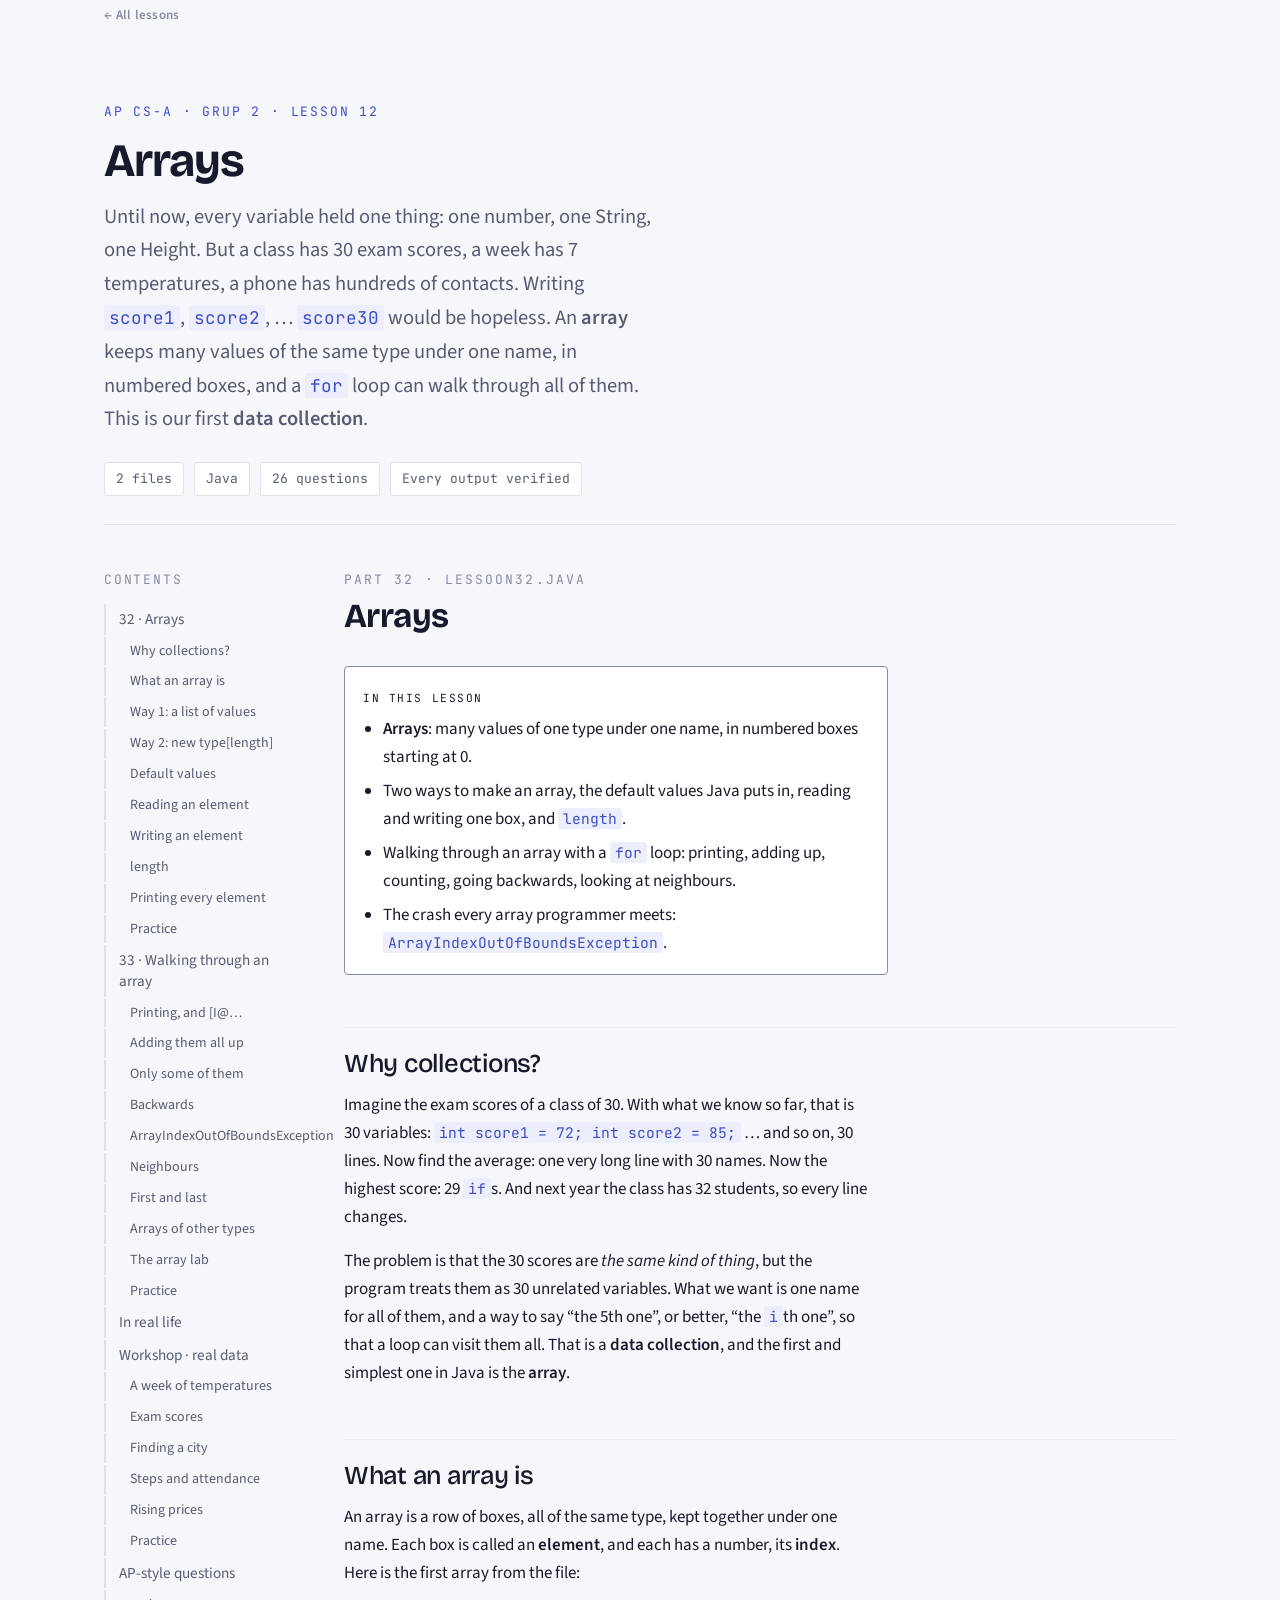
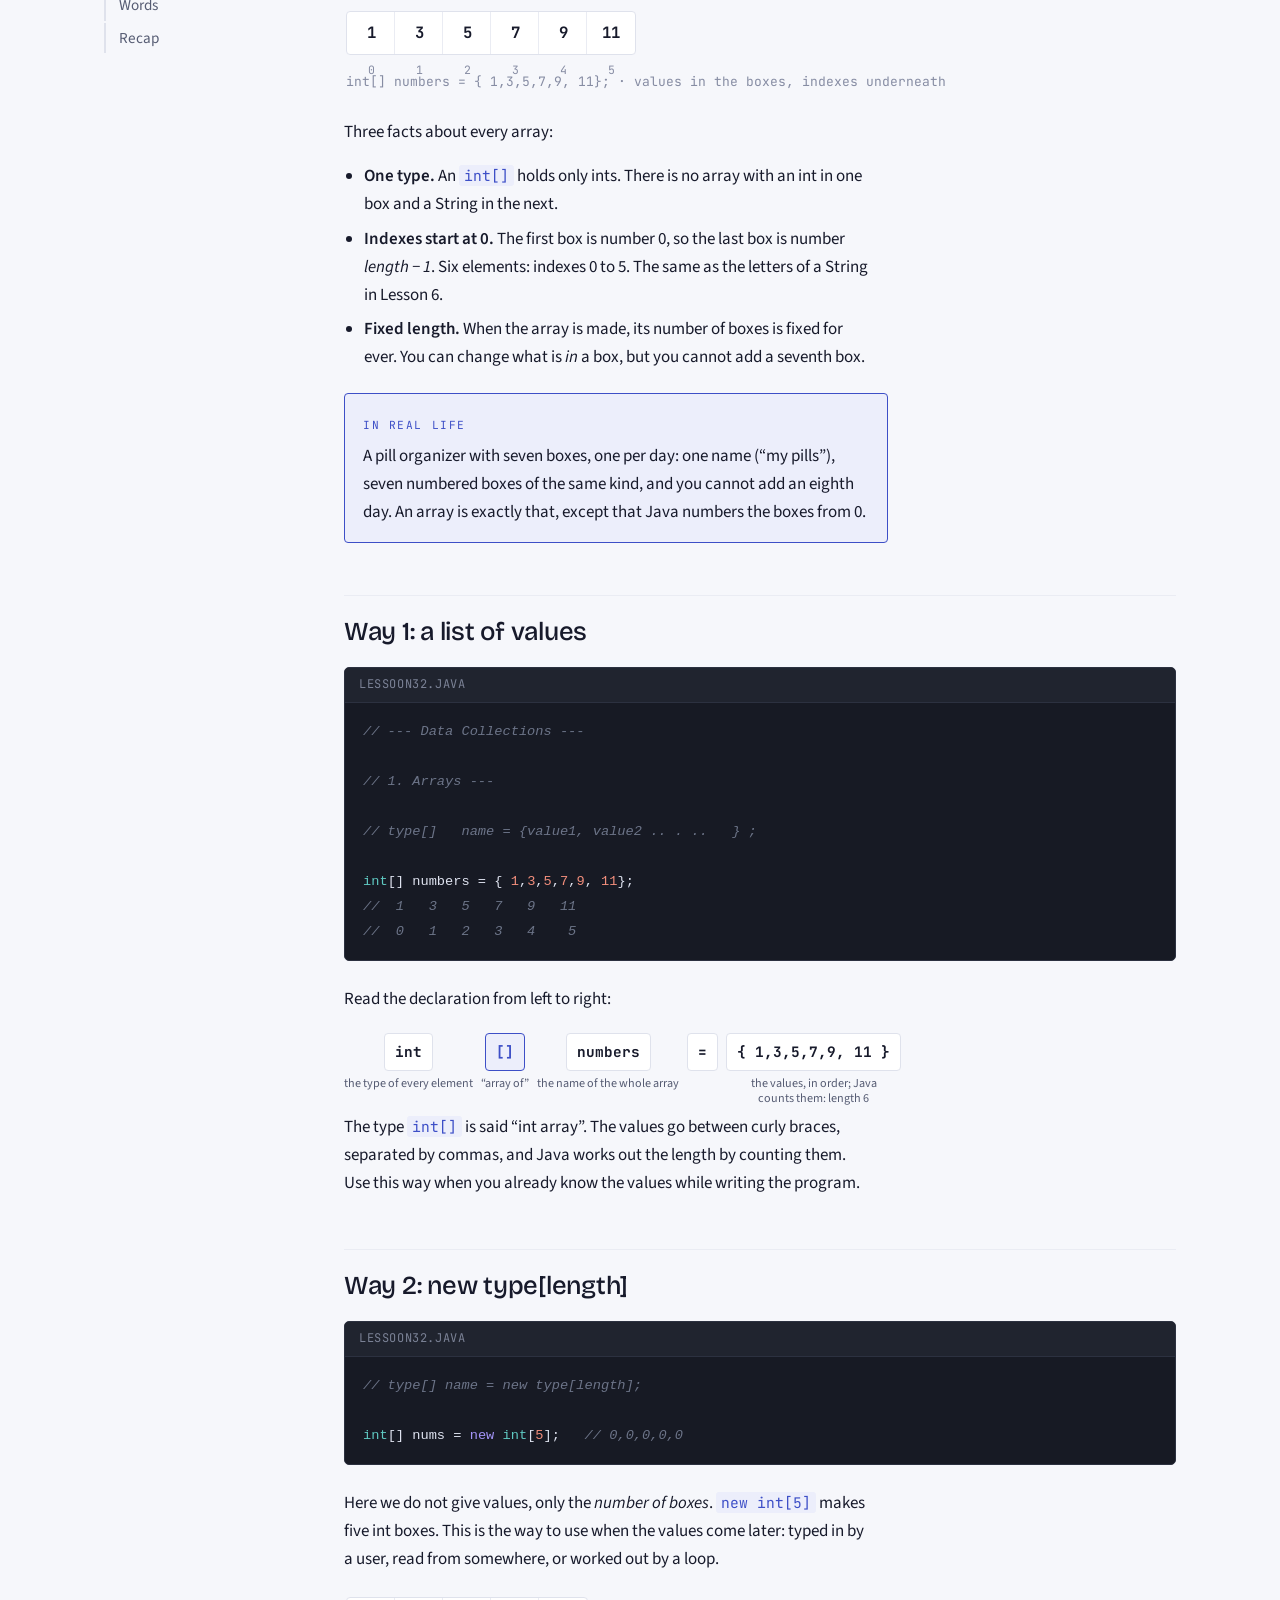
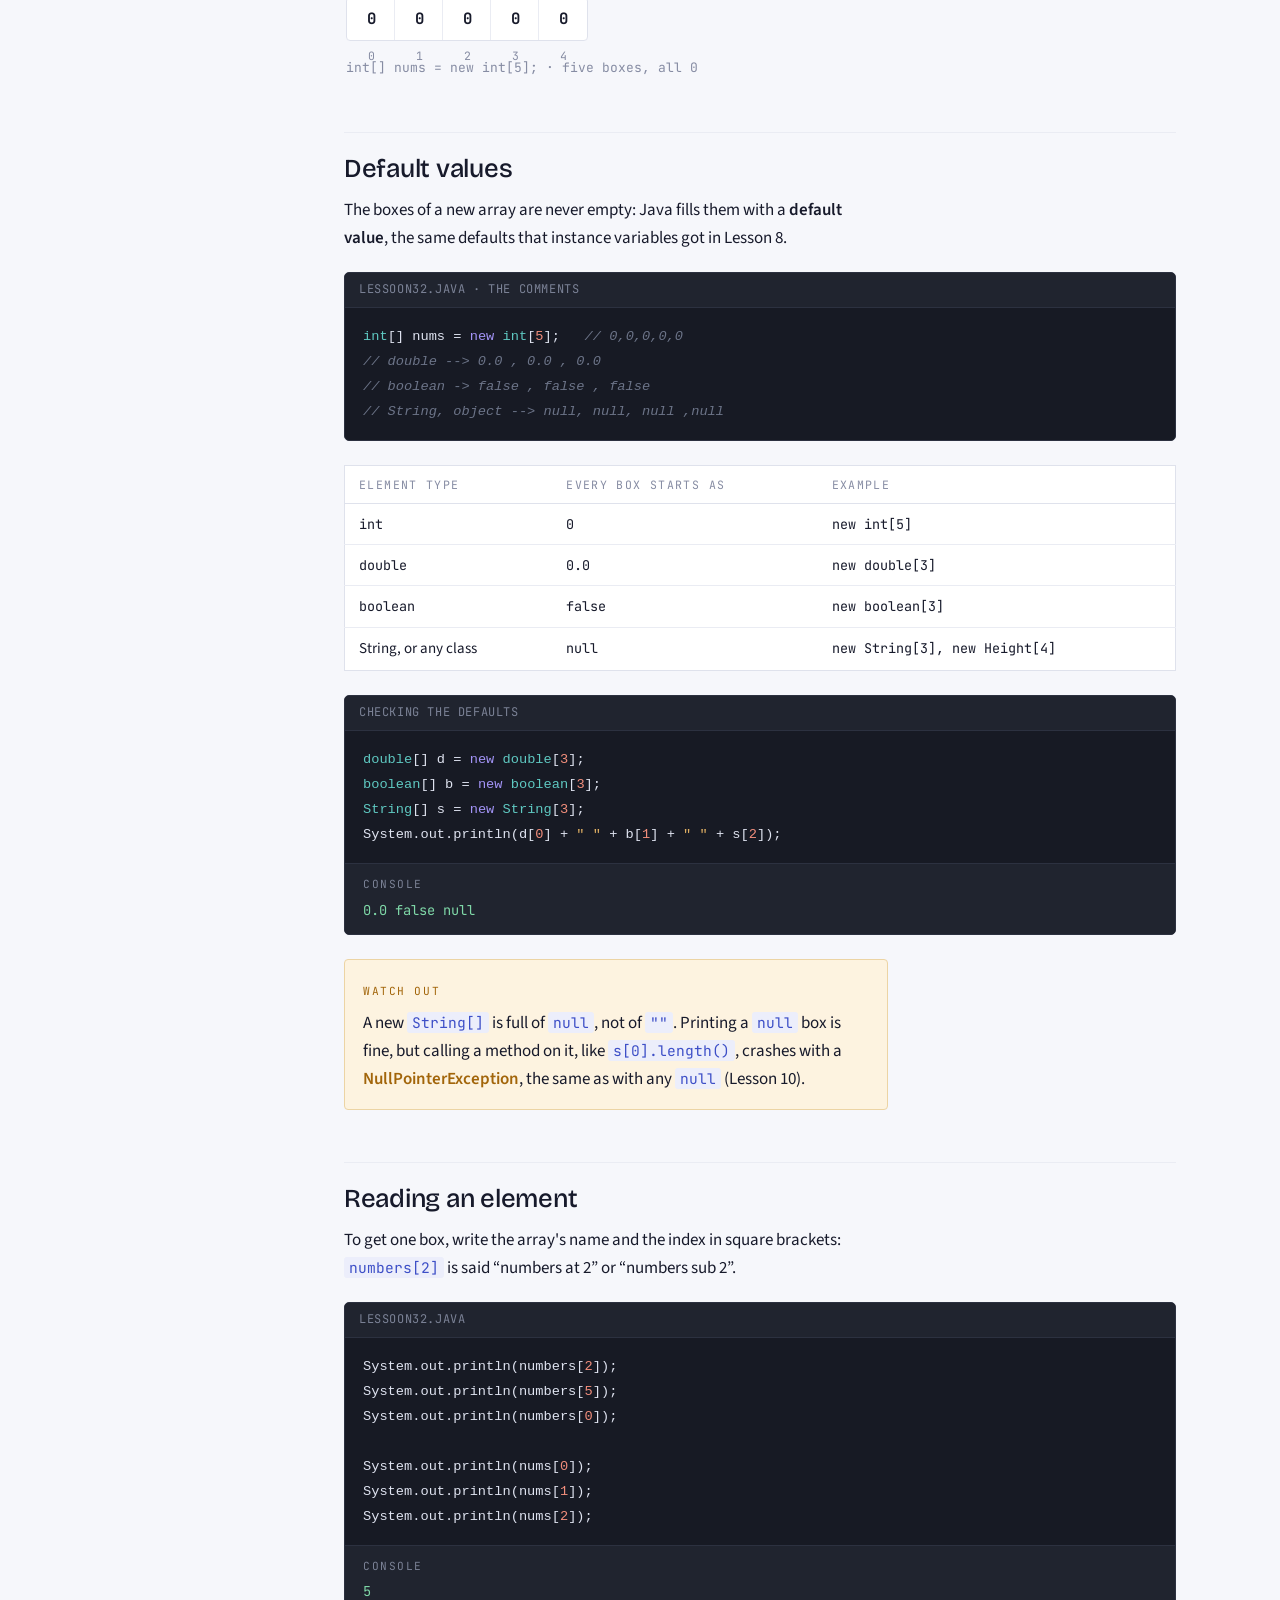
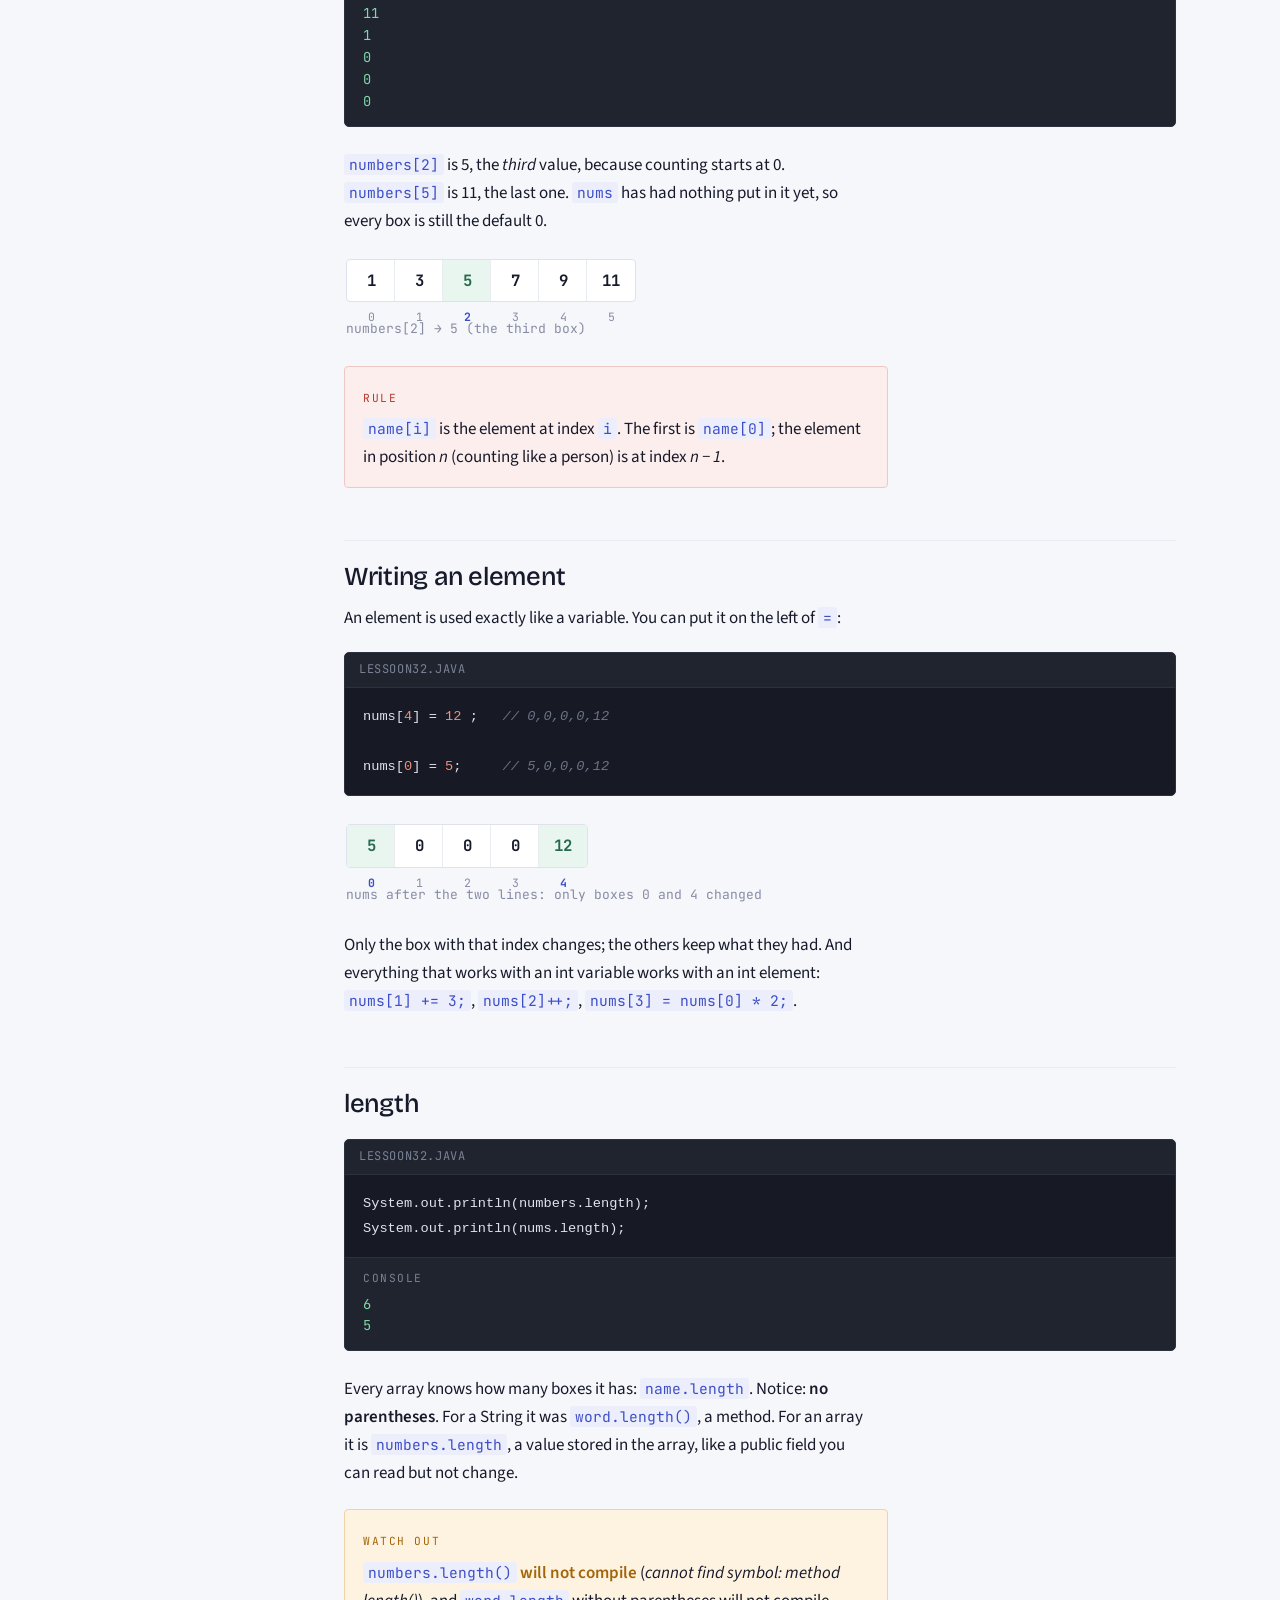
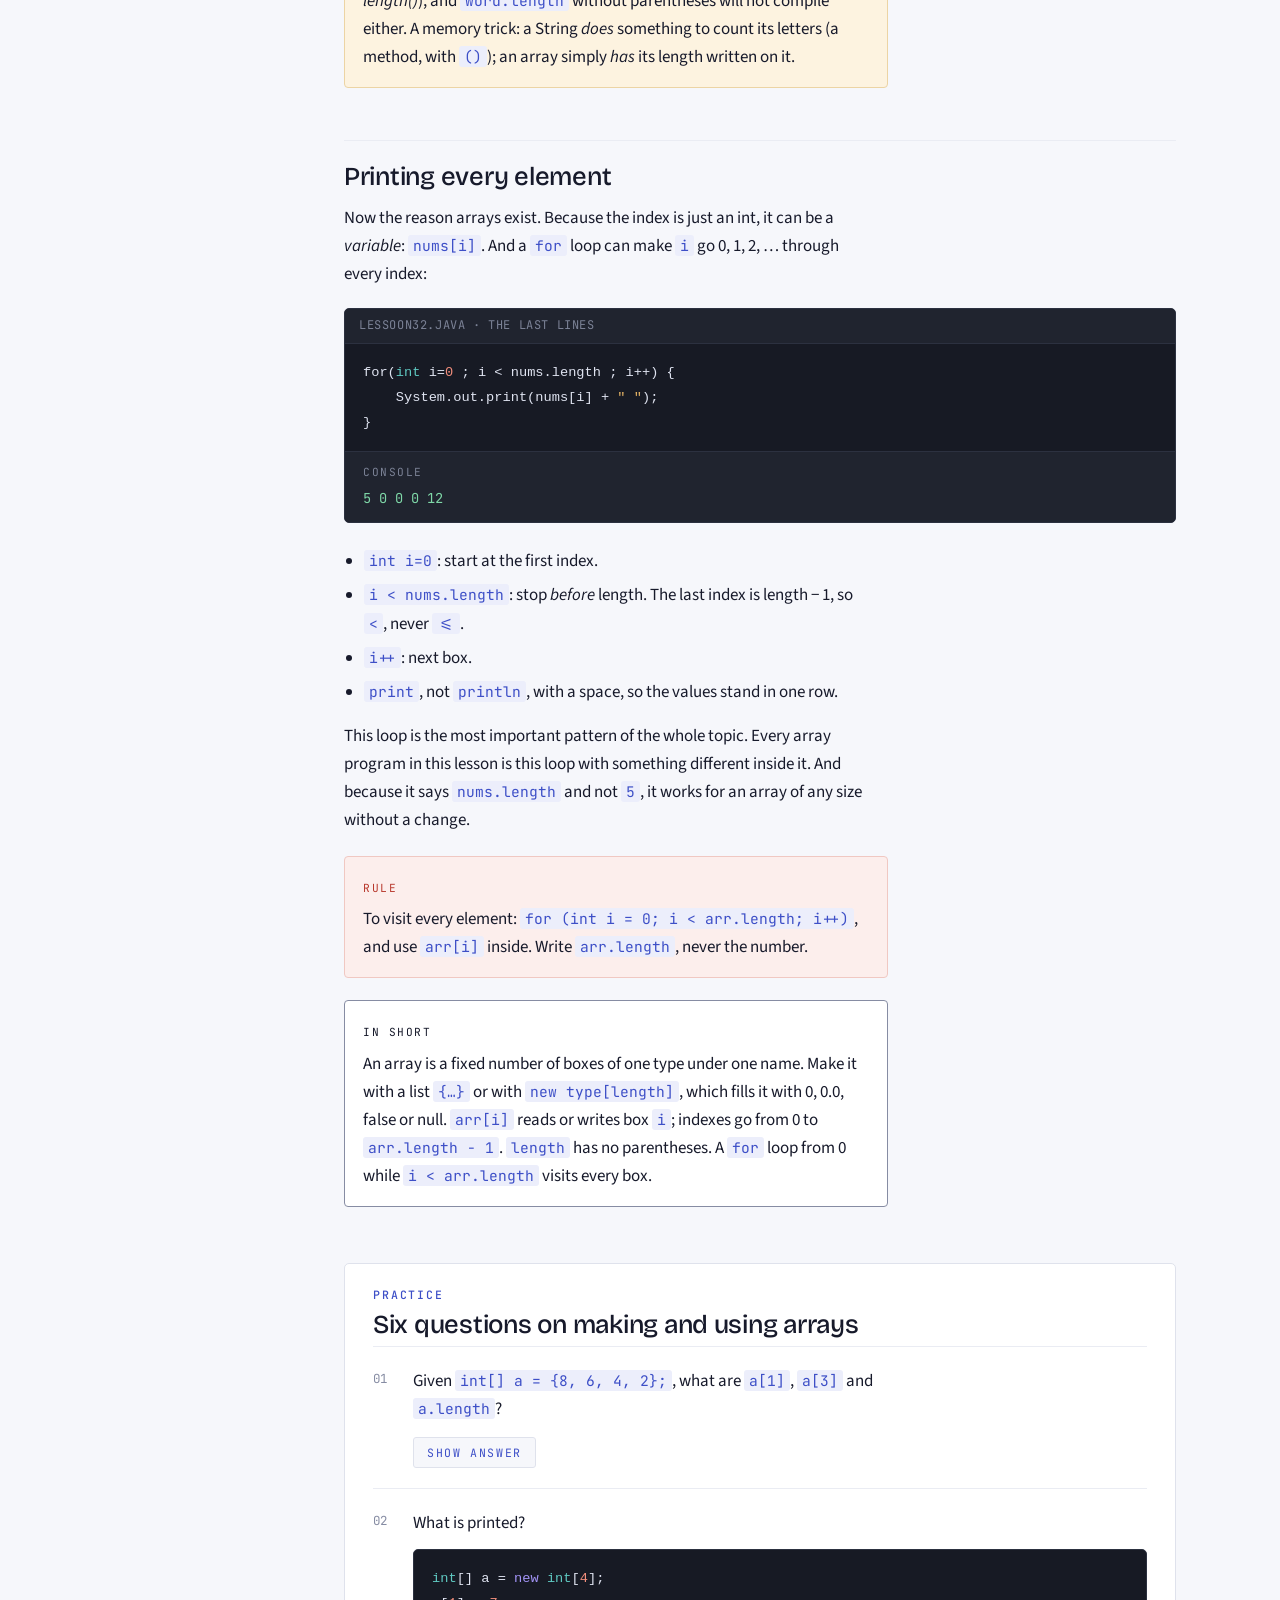
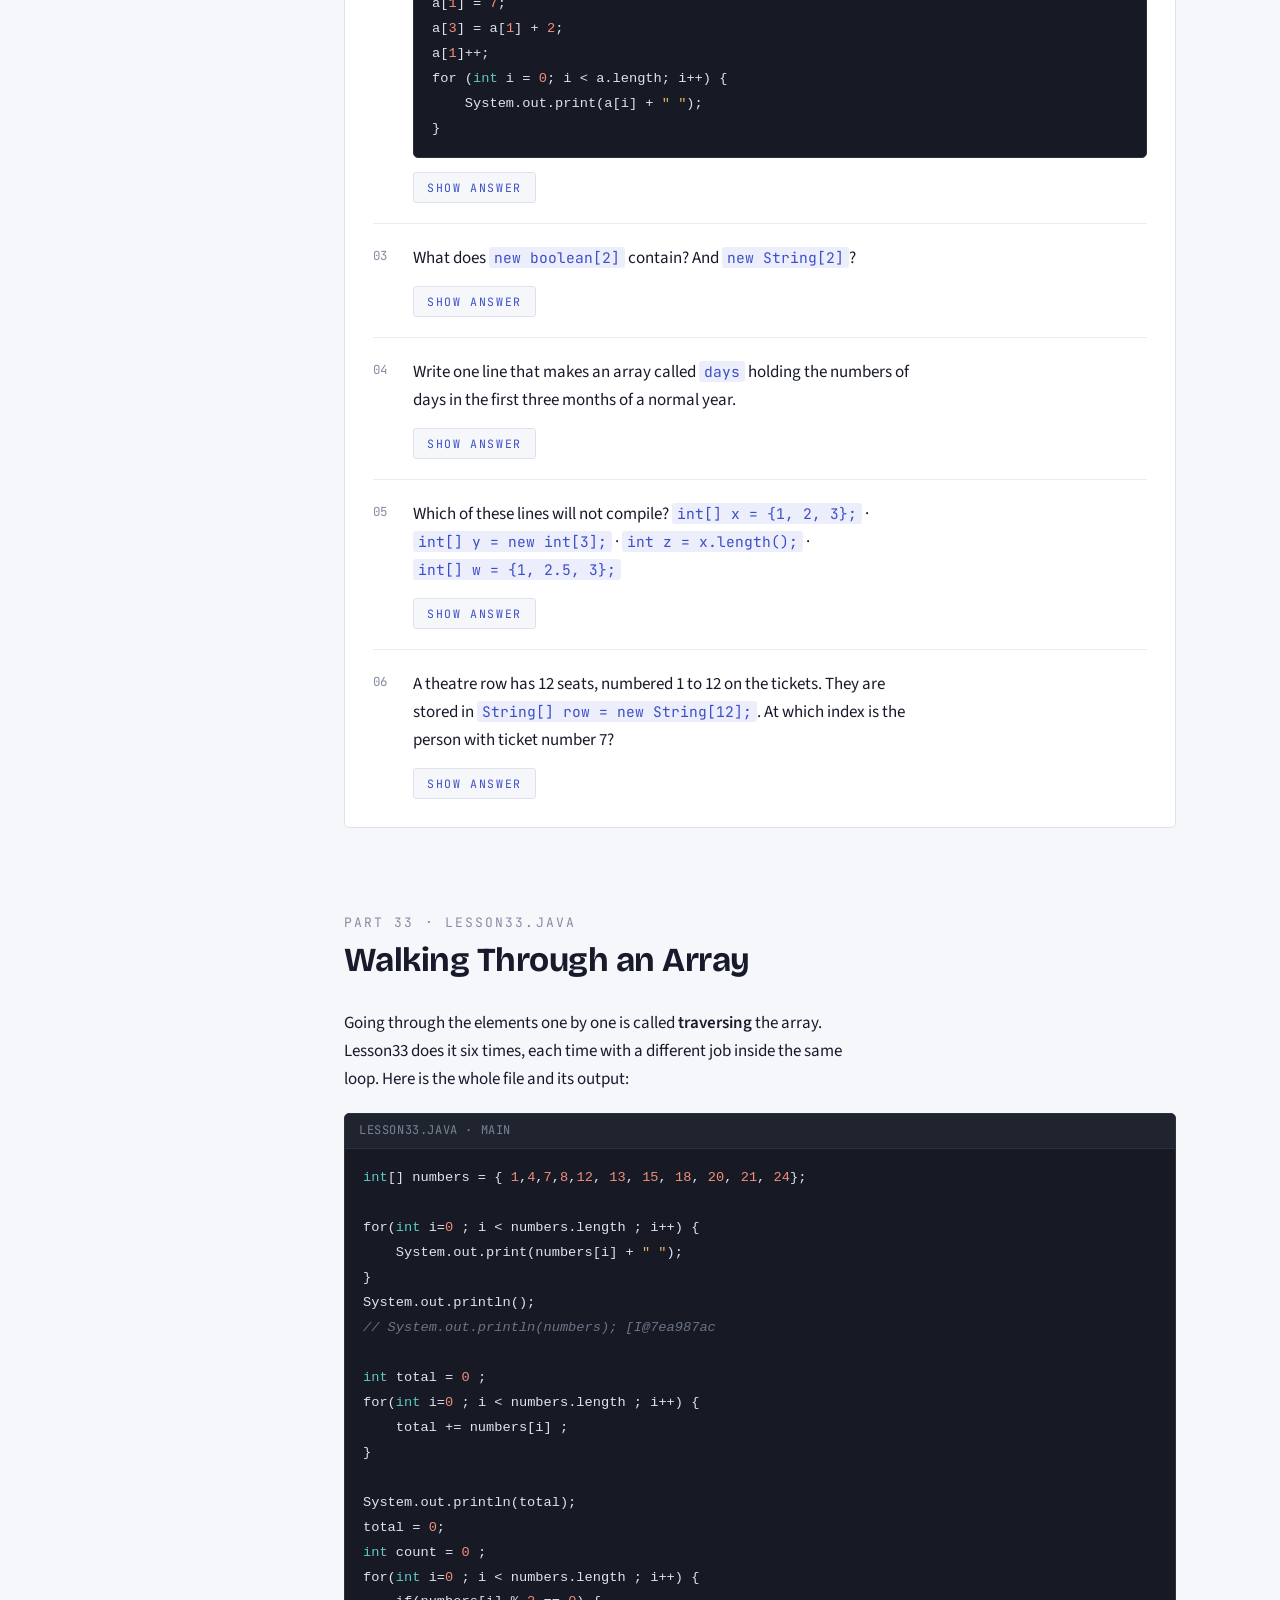
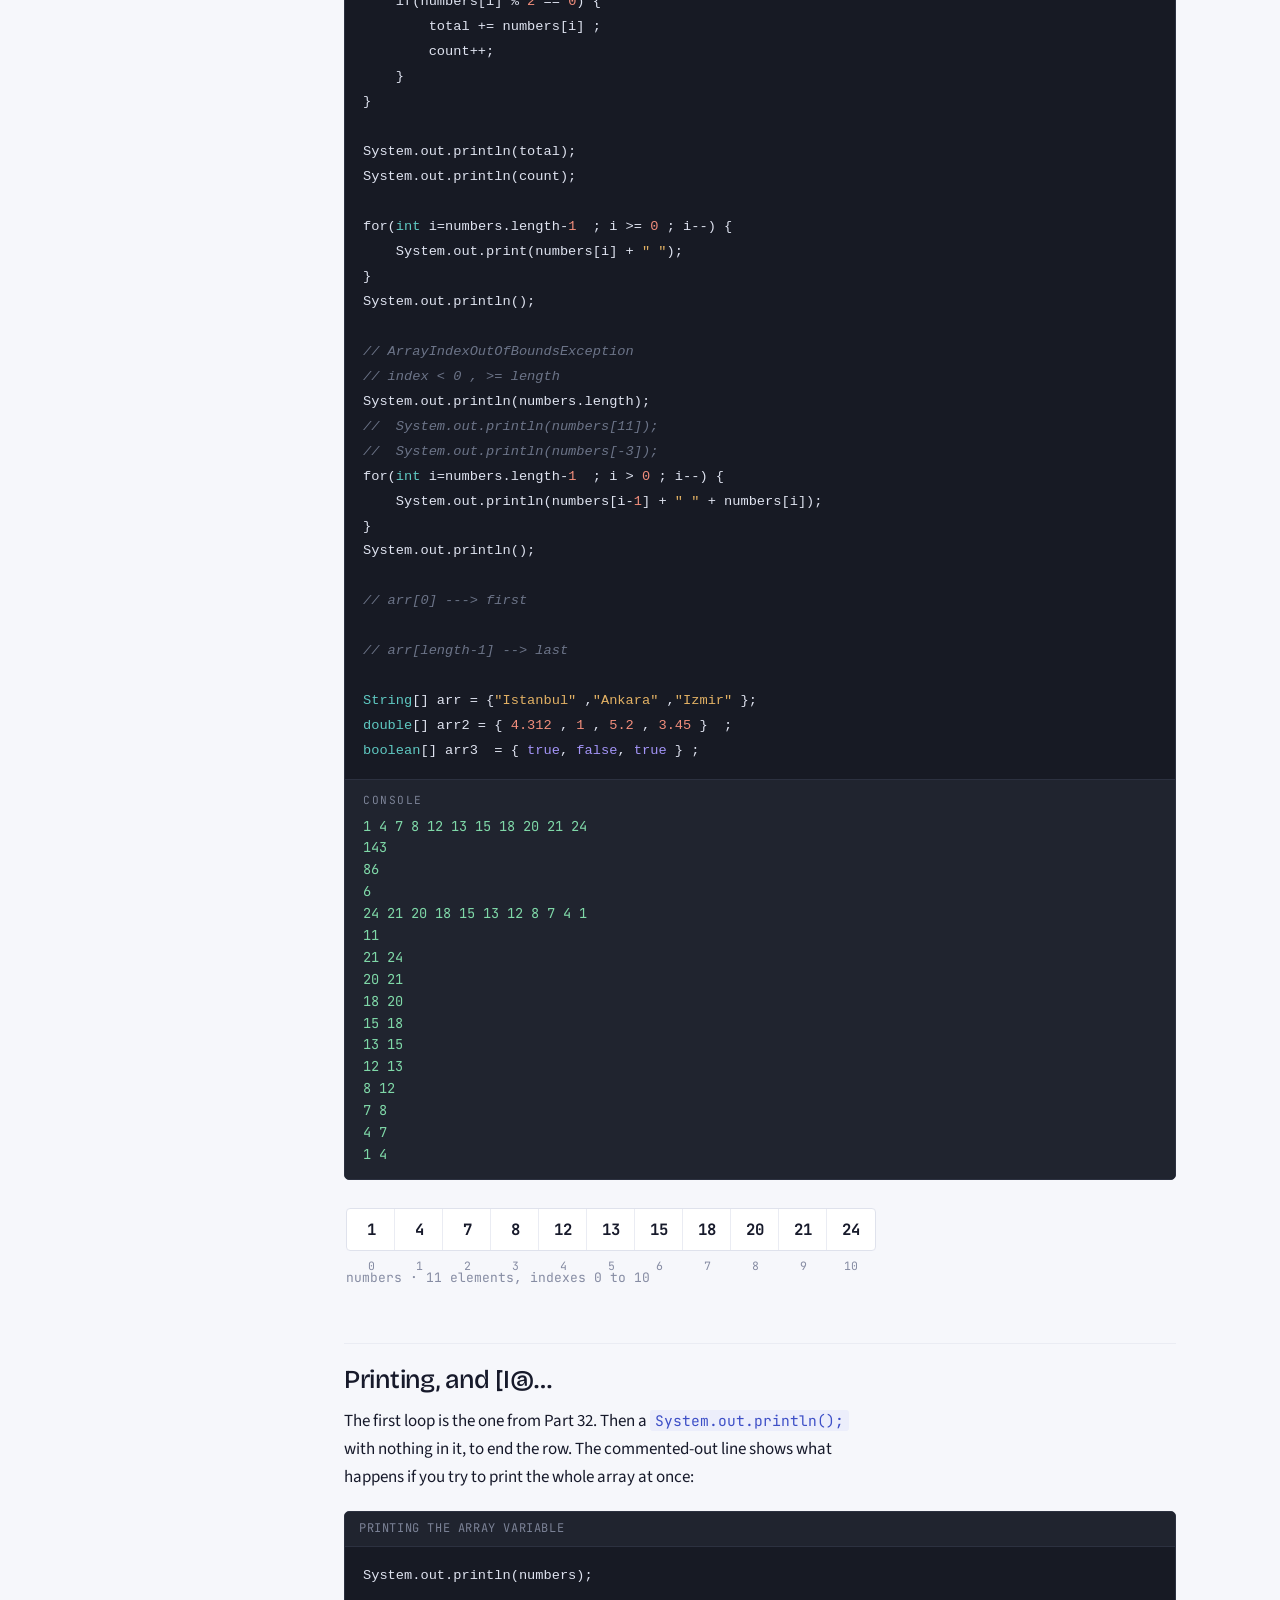
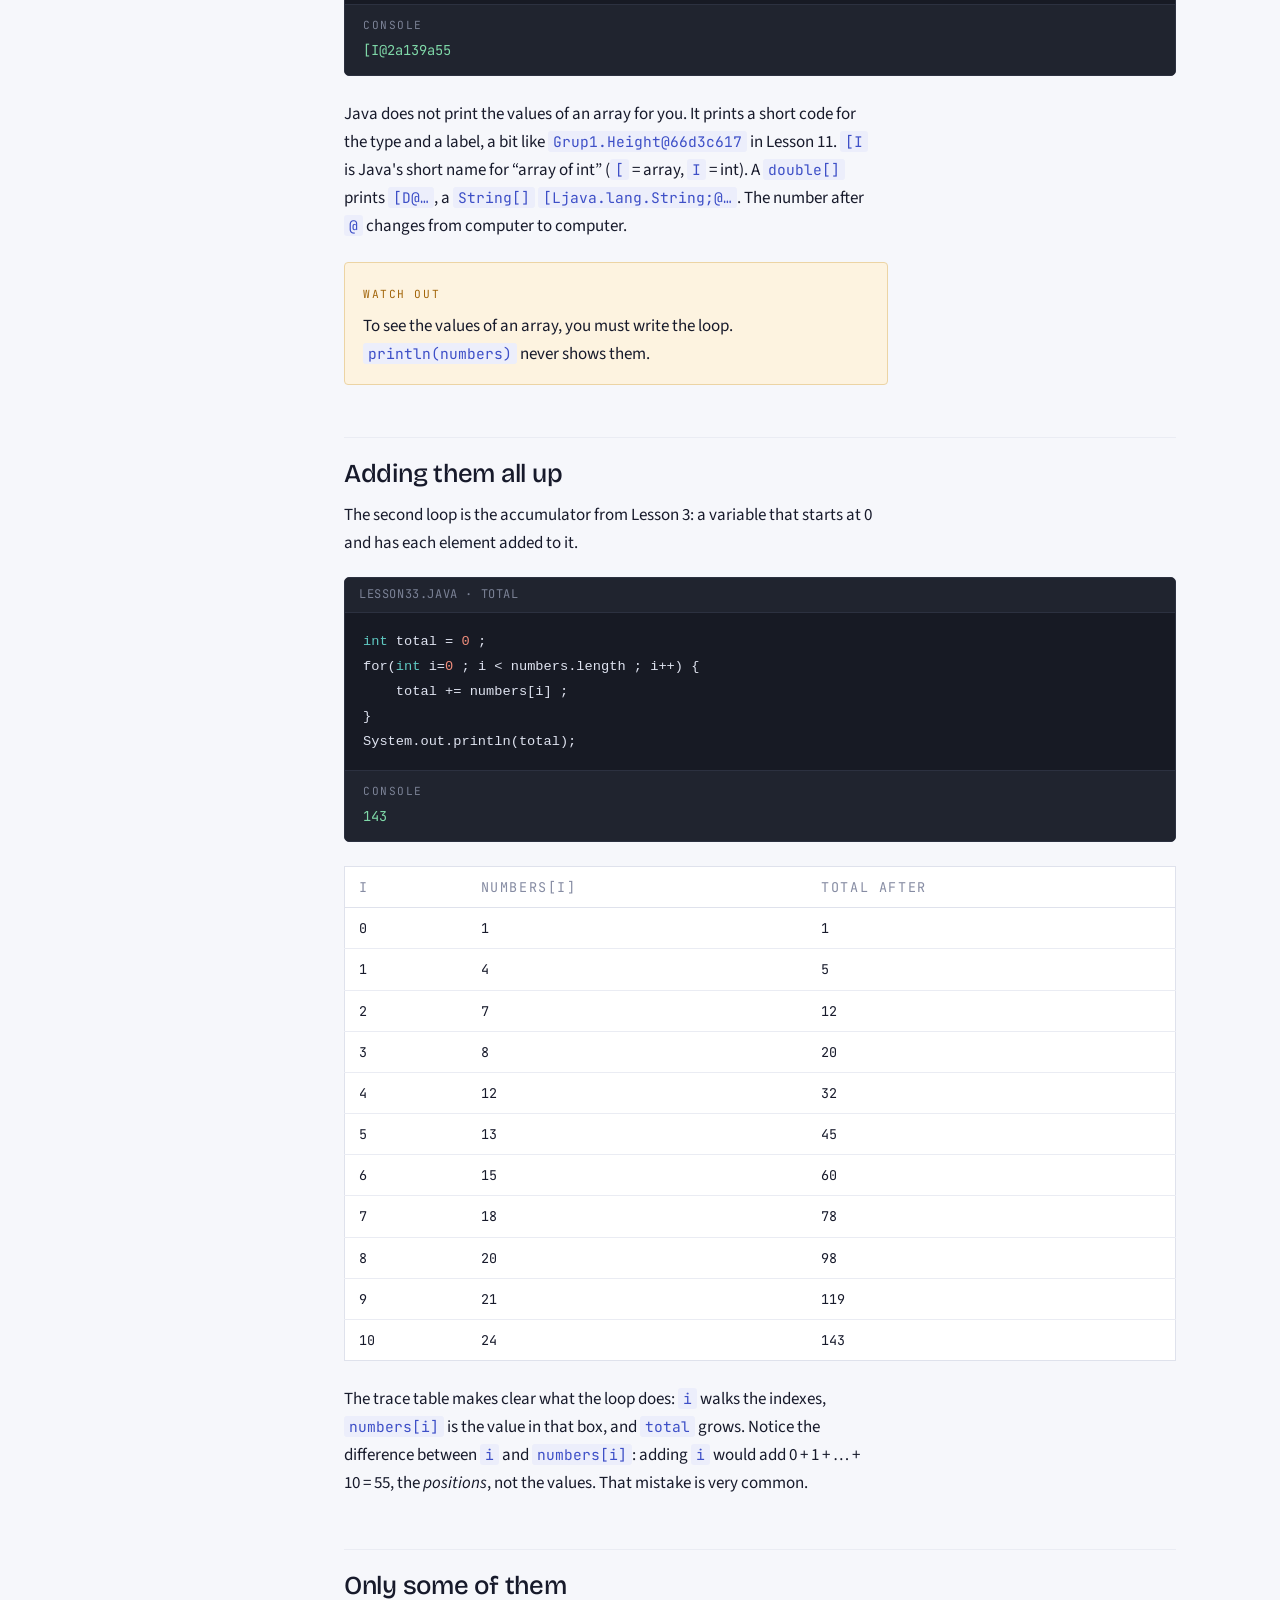
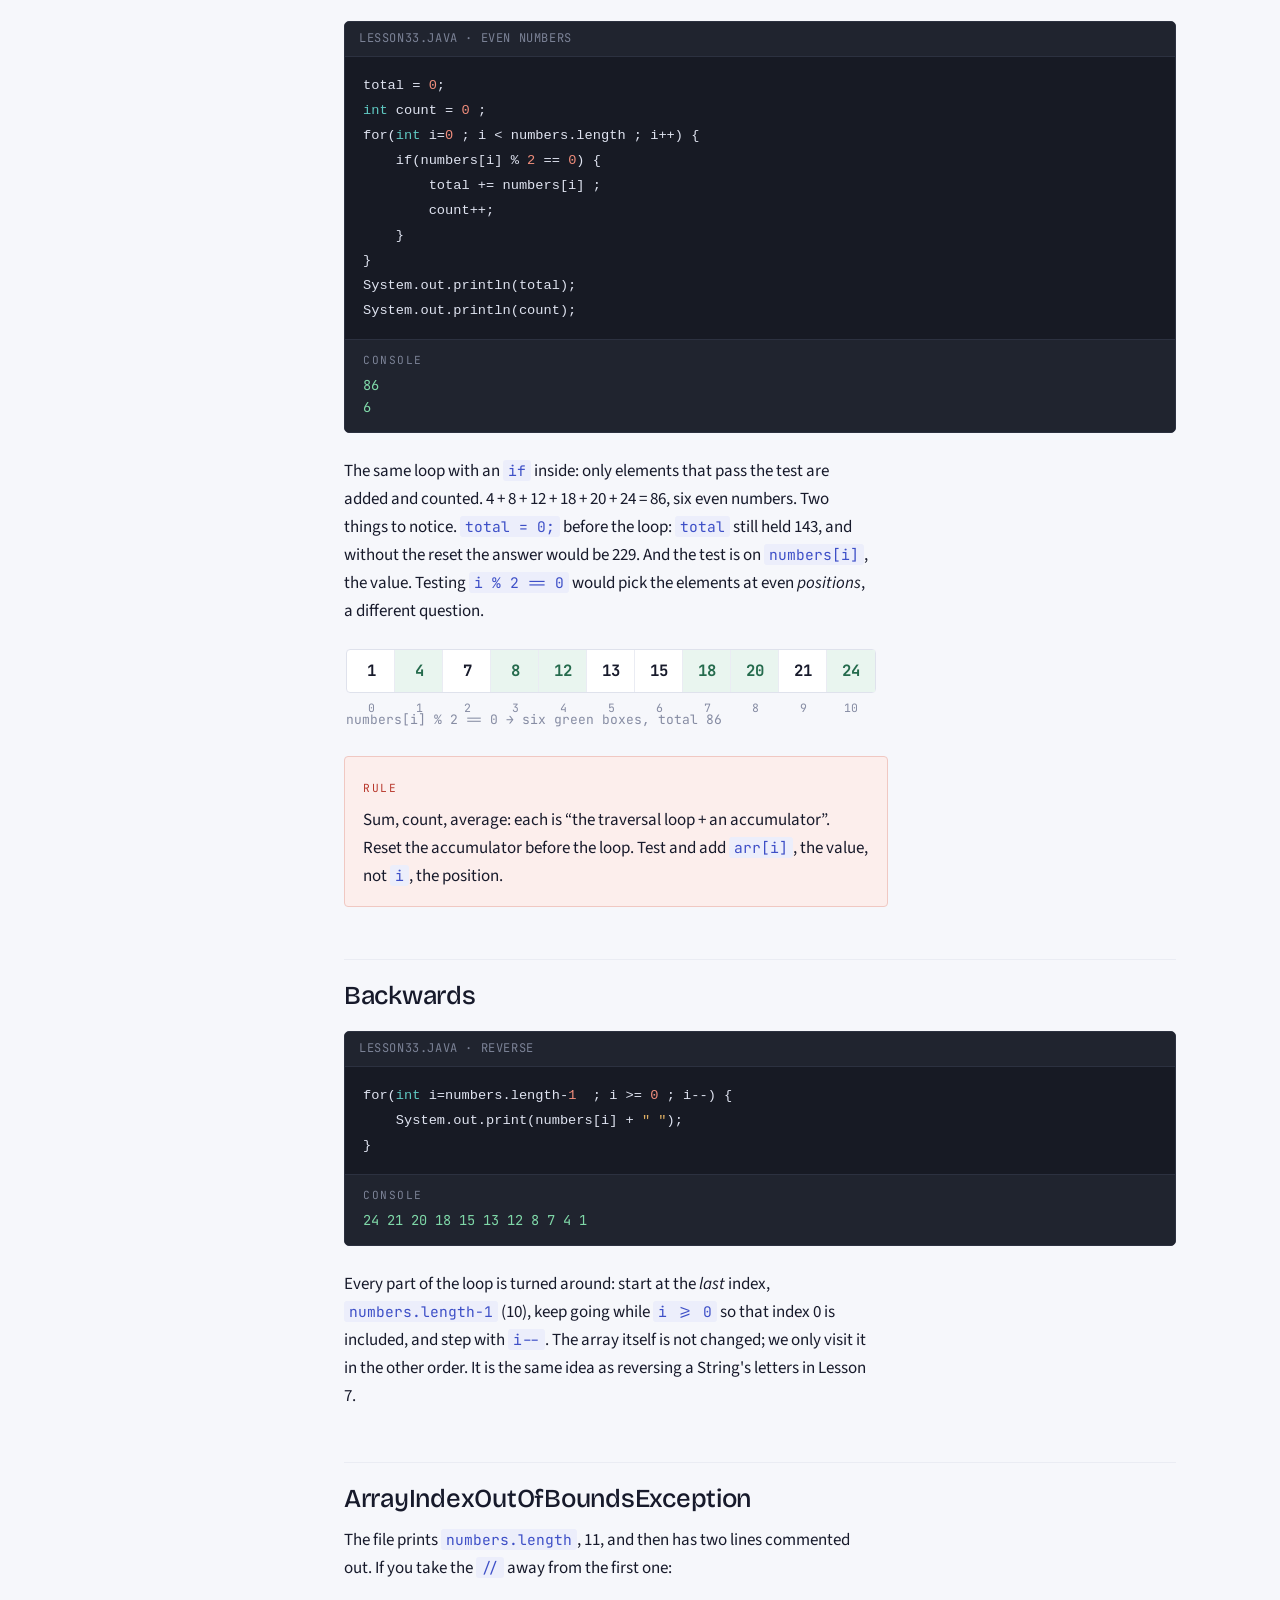
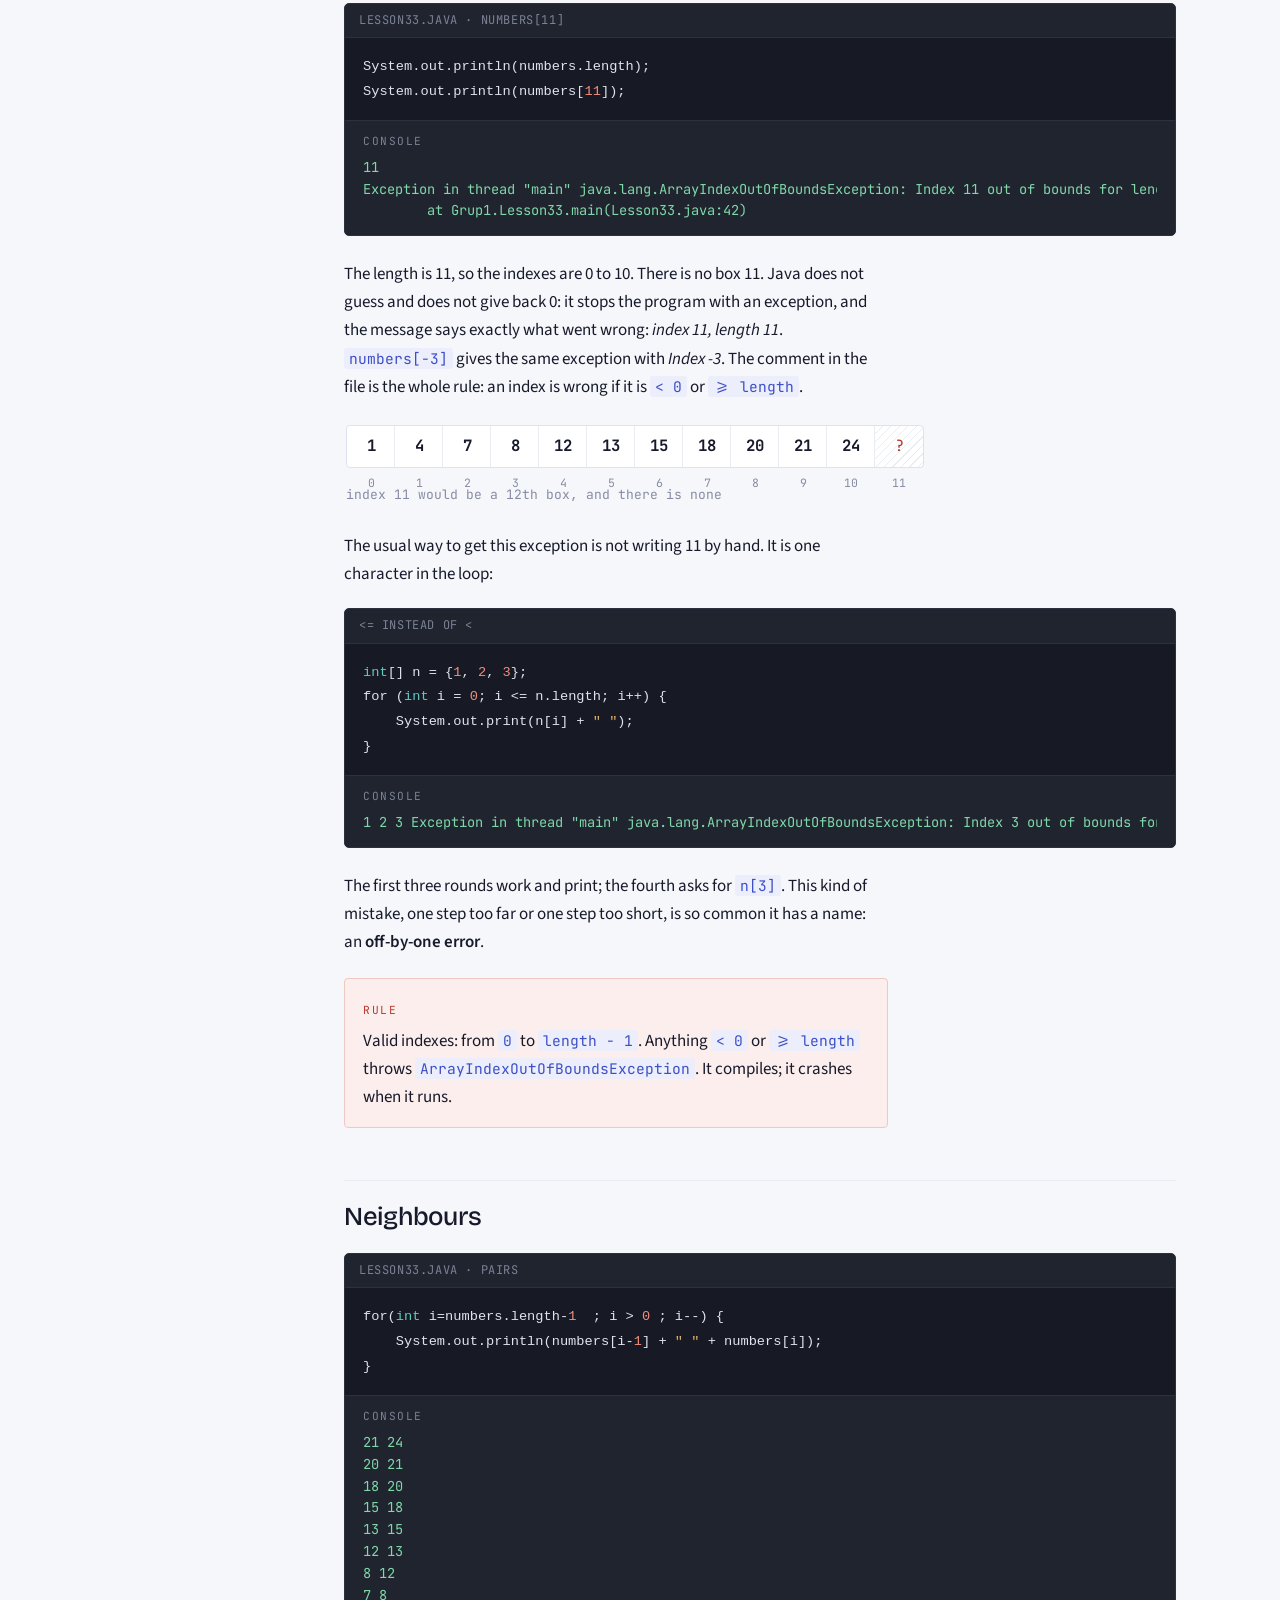
<file: docs/lesson12.html>
<!doctype html>
<html lang="en">
<head>
<meta charset="utf-8">
<meta name="viewport" content="width=device-width, initial-scale=1">
<meta name="description" content="AP CS-A Grup 2 — Lesson 12: arrays. Data collections: creating arrays with a list of values or with new, default values, indexes from 0, reading and writing elements, length, walking through an array with a for loop, sums and counts, going backwards, neighbours, ArrayIndexOutOfBoundsException, and arrays of Strings, doubles and booleans.">
<link rel="icon" href='data:image/svg+xml,<svg xmlns="http://www.w3.org/2000/svg" viewBox="0 0 100 100"><text y=".9em" font-size="90">%E2%98%95</text></svg>'>
<title>Lesson 12 · Arrays — AP CS-A Grup 2</title>
<link rel="preconnect" href="https://fonts.googleapis.com">
<link rel="preconnect" href="https://fonts.gstatic.com" crossorigin>
<link rel="stylesheet" href="https://fonts.googleapis.com/css2?family=Bricolage+Grotesque:opsz,wght@12..96,500;12..96,700&family=Source+Sans+3:ital,wght@0,400;0,600;1,400&family=JetBrains+Mono:wght@400;700&display=swap">

<link rel="stylesheet" href="style.css">

</head>
<body>

<div class="wrap">

  <a class="backlink" href="./">← All lessons</a>

  <header class="masthead">
    <p class="eyebrow">AP CS-A · Grup 2 · Lesson 12</p>
    <h1>Arrays</h1>
    <p class="deck">Until now, every variable held one thing: one number, one String, one Height. But a class has 30 exam scores, a week has 7 temperatures, a phone has hundreds of contacts. Writing <code class="inl">score1</code>, <code class="inl">score2</code>, … <code class="inl">score30</code> would be hopeless. An <strong>array</strong> keeps many values of the same type under one name, in numbered boxes, and a <code class="inl">for</code> loop can walk through all of them. This is our first <strong>data collection</strong>.</p>
    <ul class="facts">
      <li>2 files</li>
      <li>Java</li>
      <li>26 questions</li>
      <li>Every output verified</li>
    </ul>
  </header>

  <div class="layout">

    <nav class="toc" aria-label="Contents">
      <h2>Contents</h2>
      <ol>
        <li><a href="#ar">32 · Arrays</a></li>
        <li><a class="sub" href="#ar-why">Why collections?</a></li>
        <li><a class="sub" href="#ar-what">What an array is</a></li>
        <li><a class="sub" href="#ar-list">Way 1: a list of values</a></li>
        <li><a class="sub" href="#ar-new">Way 2: new type[length]</a></li>
        <li><a class="sub" href="#ar-def">Default values</a></li>
        <li><a class="sub" href="#ar-read">Reading an element</a></li>
        <li><a class="sub" href="#ar-write">Writing an element</a></li>
        <li><a class="sub" href="#ar-len">length</a></li>
        <li><a class="sub" href="#ar-loop">Printing every element</a></li>
        <li><a class="sub" href="#p32">Practice</a></li>
        <li><a href="#tr">33 · Walking through an array</a></li>
        <li><a class="sub" href="#tr-print">Printing, and [I@…</a></li>
        <li><a class="sub" href="#tr-sum">Adding them all up</a></li>
        <li><a class="sub" href="#tr-even">Only some of them</a></li>
        <li><a class="sub" href="#tr-back">Backwards</a></li>
        <li><a class="sub" href="#tr-oob">ArrayIndexOutOfBoundsException</a></li>
        <li><a class="sub" href="#tr-pairs">Neighbours</a></li>
        <li><a class="sub" href="#tr-ends">First and last</a></li>
        <li><a class="sub" href="#tr-types">Arrays of other types</a></li>
        <li><a class="sub" href="#tr-lab">The array lab</a></li>
        <li><a class="sub" href="#p33">Practice</a></li>
        <li><a href="#life">In real life</a></li>
        <li><a href="#shop">Workshop · real data</a></li>
        <li><a class="sub" href="#shop-temp">A week of temperatures</a></li>
        <li><a class="sub" href="#shop-score">Exam scores</a></li>
        <li><a class="sub" href="#shop-city">Finding a city</a></li>
        <li><a class="sub" href="#shop-steps">Steps and attendance</a></li>
        <li><a class="sub" href="#shop-price">Rising prices</a></li>
        <li><a class="sub" href="#pshop">Practice</a></li>
        <li><a href="#ap">AP-style questions</a></li>
        <li><a href="#words">Words</a></li>
        <li><a href="#recap">Recap</a></li>
      </ol>
    </nav>

    <main>

      <!-- ============ PART 32 · ARRAYS ============ -->
      <section class="lesson" id="ar">
        <div class="lesson-head">
          <span class="lesson-no">Part 32 · Lessoon32.java</span>
          <h2 class="lesson-title">Arrays</h2>
        </div>

        <div class="note note--sum">
          <span class="tag">In this lesson</span>
          <ul class="plain">
            <li><strong>Arrays</strong>: many values of one type under one name, in numbered boxes starting at 0.</li>
            <li>Two ways to make an array, the default values Java puts in, reading and writing one box, and <code class="inl">length</code>.</li>
            <li>Walking through an array with a <code class="inl">for</code> loop: printing, adding up, counting, going backwards, looking at neighbours.</li>
            <li>The crash every array programmer meets: <code class="inl">ArrayIndexOutOfBoundsException</code>.</li>
          </ul>
        </div>

        <h3 id="ar-why">Why collections?</h3>

        <p>Imagine the exam scores of a class of 30. With what we know so far, that is 30 variables: <code class="inl">int score1 = 72; int score2 = 85;</code> … and so on, 30 lines. Now find the average: one very long line with 30 names. Now the highest score: 29 <code class="inl">if</code>s. And next year the class has 32 students, so every line changes.</p>

        <p>The problem is that the 30 scores are <em>the same kind of thing</em>, but the program treats them as 30 unrelated variables. What we want is one name for all of them, and a way to say “the 5th one”, or better, “the <code class="inl">i</code>th one”, so that a loop can visit them all. That is a <strong>data collection</strong>, and the first and simplest one in Java is the <strong>array</strong>.</p>

        <h3 id="ar-what">What an array is</h3>

        <p>An array is a row of boxes, all of the same type, kept together under one name. Each box is called an <strong>element</strong>, and each has a number, its <strong>index</strong>. Here is the first array from the file:</p>

        <div class="strip-wrap">
          <div class="strip arr">
            <div class="cell">1<span class="ix">0</span></div>
            <div class="cell">3<span class="ix">1</span></div>
            <div class="cell">5<span class="ix">2</span></div>
            <div class="cell">7<span class="ix">3</span></div>
            <div class="cell">9<span class="ix">4</span></div>
            <div class="cell">11<span class="ix">5</span></div>
          </div>
          <span class="strip-cap">int[] numbers = { 1,3,5,7,9, 11};  ·  values in the boxes, indexes underneath</span>
        </div>

        <p>Three facts about every array:</p>
        <ul class="plain">
          <li><strong>One type.</strong> An <code class="inl">int[]</code> holds only ints. There is no array with an int in one box and a String in the next.</li>
          <li><strong>Indexes start at 0.</strong> The first box is number 0, so the last box is number <em>length − 1</em>. Six elements: indexes 0 to 5. The same as the letters of a String in Lesson 6.</li>
          <li><strong>Fixed length.</strong> When the array is made, its number of boxes is fixed for ever. You can change what is <em>in</em> a box, but you cannot add a seventh box.</li>
        </ul>

        <div class="note note--life">
          <span class="tag">In real life</span>
          <p>A pill organizer with seven boxes, one per day: one name (“my pills”), seven numbered boxes of the same kind, and you cannot add an eighth day. An array is exactly that, except that Java numbers the boxes from 0.</p>
        </div>

        <h3 id="ar-list">Way 1: a list of values</h3>

        <div class="ex">
          <div class="ex-head"><span>Lessoon32.java</span></div>
          <pre class="code"><code>// --- Data Collections ---

// 1. Arrays ---

// type[]   name = {value1, value2 .. . ..   } ;

int[] numbers = { 1,3,5,7,9, 11};
//  1   3   5   7   9   11
//  0   1   2   3   4    5</code></pre>
        </div>

        <p>Read the declaration from left to right:</p>

        <div class="anat" role="img" aria-label="int[] numbers = {1,3,5,7,9,11}; is made of the element type int, the brackets that say array, the name, and the list of values in curly braces.">
          <div class="pc"><code>int</code><small>the type of every element</small></div>
          <div class="pc key"><code>[]</code><small>“array of”</small></div>
          <div class="pc"><code>numbers</code><small>the name of the whole array</small></div>
          <div class="pc"><code>=</code><small></small></div>
          <div class="pc"><code>{ 1,3,5,7,9, 11 }</code><small>the values, in order; Java counts them: length 6</small></div>
        </div>

        <p>The type <code class="inl">int[]</code> is said “int array”. The values go between curly braces, separated by commas, and Java works out the length by counting them. Use this way when you already know the values while writing the program.</p>

        <h3 id="ar-new">Way 2: new type[length]</h3>

        <div class="ex">
          <div class="ex-head"><span>Lessoon32.java</span></div>
          <pre class="code"><code>// type[] name = new type[length];

int[] nums = new int[5];   // 0,0,0,0,0</code></pre>
        </div>

        <p>Here we do not give values, only the <em>number of boxes</em>. <code class="inl">new int[5]</code> makes five int boxes. This is the way to use when the values come later: typed in by a user, read from somewhere, or worked out by a loop.</p>

        <div class="strip-wrap">
          <div class="strip arr">
            <div class="cell">0<span class="ix">0</span></div>
            <div class="cell">0<span class="ix">1</span></div>
            <div class="cell">0<span class="ix">2</span></div>
            <div class="cell">0<span class="ix">3</span></div>
            <div class="cell">0<span class="ix">4</span></div>
          </div>
          <span class="strip-cap">int[] nums = new int[5];  ·  five boxes, all 0</span>
        </div>

        <h3 id="ar-def">Default values</h3>

        <p>The boxes of a new array are never empty: Java fills them with a <strong>default value</strong>, the same defaults that instance variables got in Lesson 8.</p>

        <div class="ex">
          <div class="ex-head"><span>Lessoon32.java · the comments</span></div>
          <pre class="code"><code>int[] nums = new int[5];   // 0,0,0,0,0
// double --> 0.0 , 0.0 , 0.0
// boolean -> false , false , false
// String, object --> null, null, null ,null</code></pre>
        </div>

        <div class="scroll">
          <table>
            <thead><tr><th>Element type</th><th>Every box starts as</th><th>Example</th></tr></thead>
            <tbody>
              <tr><td class="mono">int</td><td class="mono">0</td><td class="mono">new int[5]</td></tr>
              <tr><td class="mono">double</td><td class="mono">0.0</td><td class="mono">new double[3]</td></tr>
              <tr><td class="mono">boolean</td><td class="mono">false</td><td class="mono">new boolean[3]</td></tr>
              <tr><td>String, or any class</td><td class="mono">null</td><td class="mono">new String[3], new Height[4]</td></tr>
            </tbody>
          </table>
        </div>

        <div class="ex">
          <div class="ex-head"><span>Checking the defaults</span></div>
          <pre class="code"><code>double[] d = new double[3];
boolean[] b = new boolean[3];
String[] s = new String[3];
System.out.println(d[0] + " " + b[1] + " " + s[2]);</code></pre>
          <div class="out"><span class="out-label">Console</span><pre>0.0 false null</pre></div>
        </div>

        <div class="note note--trap">
          <span class="tag">Watch out</span>
          <p>A new <code class="inl">String[]</code> is full of <code class="inl">null</code>, not of <code class="inl">""</code>. Printing a <code class="inl">null</code> box is fine, but calling a method on it, like <code class="inl">s[0].length()</code>, crashes with a <span class="err">NullPointerException</span>, the same as with any <code class="inl">null</code> (Lesson 10).</p>
        </div>

        <h3 id="ar-read">Reading an element</h3>

        <p>To get one box, write the array's name and the index in square brackets: <code class="inl">numbers[2]</code> is said “numbers at 2” or “numbers sub 2”.</p>

        <div class="ex">
          <div class="ex-head"><span>Lessoon32.java</span></div>
          <pre class="code"><code>System.out.println(numbers[2]);
System.out.println(numbers[5]);
System.out.println(numbers[0]);

System.out.println(nums[0]);
System.out.println(nums[1]);
System.out.println(nums[2]);</code></pre>
          <div class="out"><span class="out-label">Console</span><pre>5
11
1
0
0
0</pre></div>
        </div>

        <p><code class="inl">numbers[2]</code> is 5, the <em>third</em> value, because counting starts at 0. <code class="inl">numbers[5]</code> is 11, the last one. <code class="inl">nums</code> has had nothing put in it yet, so every box is still the default 0.</p>

        <div class="strip-wrap">
          <div class="strip arr">
            <div class="cell">1<span class="ix">0</span></div>
            <div class="cell">3<span class="ix">1</span></div>
            <div class="cell hit">5<span class="ix on">2</span></div>
            <div class="cell">7<span class="ix">3</span></div>
            <div class="cell">9<span class="ix">4</span></div>
            <div class="cell">11<span class="ix">5</span></div>
          </div>
          <span class="strip-cap">numbers[2] → 5   (the third box)</span>
        </div>

        <div class="note note--rule">
          <span class="tag">Rule</span>
          <p><code class="inl">name[i]</code> is the element at index <code class="inl">i</code>. The first is <code class="inl">name[0]</code>; the element in position <em>n</em> (counting like a person) is at index <em>n − 1</em>.</p>
        </div>

        <h3 id="ar-write">Writing an element</h3>

        <p>An element is used exactly like a variable. You can put it on the left of <code class="inl">=</code>:</p>

        <div class="ex">
          <div class="ex-head"><span>Lessoon32.java</span></div>
          <pre class="code"><code>nums[4] = 12 ;   // 0,0,0,0,12

nums[0] = 5;     // 5,0,0,0,12</code></pre>
        </div>

        <div class="strip-wrap">
          <div class="strip arr">
            <div class="cell hit">5<span class="ix on">0</span></div>
            <div class="cell">0<span class="ix">1</span></div>
            <div class="cell">0<span class="ix">2</span></div>
            <div class="cell">0<span class="ix">3</span></div>
            <div class="cell hit">12<span class="ix on">4</span></div>
          </div>
          <span class="strip-cap">nums after the two lines: only boxes 0 and 4 changed</span>
        </div>

        <p>Only the box with that index changes; the others keep what they had. And everything that works with an int variable works with an int element: <code class="inl">nums[1] += 3;</code>, <code class="inl">nums[2]++;</code>, <code class="inl">nums[3] = nums[0] * 2;</code>.</p>

        <h3 id="ar-len">length</h3>

        <div class="ex">
          <div class="ex-head"><span>Lessoon32.java</span></div>
          <pre class="code"><code>System.out.println(numbers.length);
System.out.println(nums.length);</code></pre>
          <div class="out"><span class="out-label">Console</span><pre>6
5</pre></div>
        </div>

        <p>Every array knows how many boxes it has: <code class="inl">name.length</code>. Notice: <strong>no parentheses</strong>. For a String it was <code class="inl">word.length()</code>, a method. For an array it is <code class="inl">numbers.length</code>, a value stored in the array, like a public field you can read but not change.</p>

        <div class="note note--trap">
          <span class="tag">Watch out</span>
          <p><code class="inl">numbers.length()</code> <span class="err">will not compile</span> (<em>cannot find symbol: method length()</em>), and <code class="inl">word.length</code> without parentheses will not compile either. A memory trick: a String <em>does</em> something to count its letters (a method, with <code class="inl">()</code>); an array simply <em>has</em> its length written on it.</p>
        </div>

        <h3 id="ar-loop">Printing every element</h3>

        <p>Now the reason arrays exist. Because the index is just an int, it can be a <em>variable</em>: <code class="inl">nums[i]</code>. And a <code class="inl">for</code> loop can make <code class="inl">i</code> go 0, 1, 2, … through every index:</p>

        <div class="ex">
          <div class="ex-head"><span>Lessoon32.java · the last lines</span></div>
          <pre class="code"><code>for(int i=0 ; i &lt; nums.length ; i++) {
    System.out.print(nums[i] + " ");
}</code></pre>
          <div class="out"><span class="out-label">Console</span><pre>5 0 0 0 12 </pre></div>
        </div>

        <ul class="plain">
          <li><code class="inl">int i=0</code>: start at the first index.</li>
          <li><code class="inl">i &lt; nums.length</code>: stop <em>before</em> length. The last index is length − 1, so <code class="inl">&lt;</code>, never <code class="inl">&lt;=</code>.</li>
          <li><code class="inl">i++</code>: next box.</li>
          <li><code class="inl">print</code>, not <code class="inl">println</code>, with a space, so the values stand in one row.</li>
        </ul>

        <p>This loop is the most important pattern of the whole topic. Every array program in this lesson is this loop with something different inside it. And because it says <code class="inl">nums.length</code> and not <code class="inl">5</code>, it works for an array of any size without a change.</p>

        <div class="note note--rule">
          <span class="tag">Rule</span>
          <p>To visit every element: <code class="inl">for (int i = 0; i &lt; arr.length; i++)</code>, and use <code class="inl">arr[i]</code> inside. Write <code class="inl">arr.length</code>, never the number.</p>
        </div>

        <div class="note note--sum">
          <span class="tag">In short</span>
          <p>An array is a fixed number of boxes of one type under one name. Make it with a list <code class="inl">{…}</code> or with <code class="inl">new type[length]</code>, which fills it with 0, 0.0, false or null. <code class="inl">arr[i]</code> reads or writes box <code class="inl">i</code>; indexes go from 0 to <code class="inl">arr.length − 1</code>. <code class="inl">length</code> has no parentheses. A <code class="inl">for</code> loop from 0 while <code class="inl">i &lt; arr.length</code> visits every box.</p>
        </div>

        <div class="practice" id="p32">
          <h3 class="practice-title"><span class="practice-eyebrow">Practice</span>Six questions on making and using arrays</h3>

          <ol class="qs">
            <li>
              <p>Given <code class="inl">int[] a = {8, 6, 4, 2};</code>, what are <code class="inl">a[1]</code>, <code class="inl">a[3]</code> and <code class="inl">a.length</code>?</p>
              <details class="ans">
                <summary>Show answer</summary>
                <div class="ans-body">
                  <p><span class="outline">6 · 2 · 4</span></p>
                  <p>Index 1 is the second value, index 3 the fourth and last. Four values, length 4.</p>
                </div>
              </details>
            </li>
            <li>
              <p>What is printed?</p>
              <div class="ex"><pre class="code"><code>int[] a = new int[4];
a[1] = 7;
a[3] = a[1] + 2;
a[1]++;
for (int i = 0; i &lt; a.length; i++) {
    System.out.print(a[i] + " ");
}</code></pre></div>
              <details class="ans">
                <summary>Show answer</summary>
                <div class="ans-body">
                  <div class="ex"><div class="out"><span class="out-label">Console</span><pre>0 8 0 9 </pre></div></div>
                  <p><code class="inl">a[3]</code> is set to 9 while <code class="inl">a[1]</code> is still 7; the <code class="inl">++</code> comes after. Boxes 0 and 2 keep the default 0.</p>
                </div>
              </details>
            </li>
            <li>
              <p>What does <code class="inl">new boolean[2]</code> contain? And <code class="inl">new String[2]</code>?</p>
              <details class="ans">
                <summary>Show answer</summary>
                <div class="ans-body">
                  <p><code class="inl">false, false</code> and <code class="inl">null, null</code>.</p>
                </div>
              </details>
            </li>
            <li>
              <p>Write one line that makes an array called <code class="inl">days</code> holding the numbers of days in the first three months of a normal year.</p>
              <details class="ans">
                <summary>Show answer</summary>
                <div class="ans-body">
                  <div class="ex"><pre class="code"><code>int[] days = {31, 28, 31};</code></pre></div>
                </div>
              </details>
            </li>
            <li>
              <p>Which of these lines will not compile? <code class="inl">int[] x = {1, 2, 3};</code> · <code class="inl">int[] y = new int[3];</code> · <code class="inl">int z = x.length();</code> · <code class="inl">int[] w = {1, 2.5, 3};</code></p>
              <details class="ans">
                <summary>Show answer</summary>
                <div class="ans-body">
                  <p>The last two. <code class="inl">length</code> has no parentheses on an array (<em>cannot find symbol</em>), and 2.5 is a double that does not fit in an <code class="inl">int[]</code> (<em>possible lossy conversion from double to int</em>).</p>
                </div>
              </details>
            </li>
            <li>
              <p>A theatre row has 12 seats, numbered 1 to 12 on the tickets. They are stored in <code class="inl">String[] row = new String[12];</code>. At which index is the person with ticket number 7?</p>
              <details class="ans">
                <summary>Show answer</summary>
                <div class="ans-body">
                  <p><span class="outline">6</span></p>
                  <p>People count from 1, Java from 0: seat <em>n</em> is <code class="inl">row[n - 1]</code>. Seat 12 is <code class="inl">row[11]</code>, the last index.</p>
                </div>
              </details>
            </li>
          </ol>
        </div>
      </section>

      <!-- ============ PART 33 · TRAVERSING ============ -->
      <section class="lesson" id="tr">
        <div class="lesson-head">
          <span class="lesson-no">Part 33 · Lesson33.java</span>
          <h2 class="lesson-title">Walking Through an Array</h2>
        </div>

        <p>Going through the elements one by one is called <strong>traversing</strong> the array. Lesson33 does it six times, each time with a different job inside the same loop. Here is the whole file and its output:</p>

        <div class="ex">
          <div class="ex-head"><span>Lesson33.java · main</span></div>
          <pre class="code"><code>int[] numbers = { 1,4,7,8,12, 13, 15, 18, 20, 21, 24};

for(int i=0 ; i &lt; numbers.length ; i++) {
    System.out.print(numbers[i] + " ");
}
System.out.println();
// System.out.println(numbers); [I@7ea987ac

int total = 0 ;
for(int i=0 ; i &lt; numbers.length ; i++) {
    total += numbers[i] ;
}

System.out.println(total);
total = 0;
int count = 0 ;
for(int i=0 ; i &lt; numbers.length ; i++) {
    if(numbers[i] % 2 == 0) {
        total += numbers[i] ;
        count++;
    }
}

System.out.println(total);
System.out.println(count);

for(int i=numbers.length-1  ; i >= 0 ; i--) {
    System.out.print(numbers[i] + " ");
}
System.out.println();

// ArrayIndexOutOfBoundsException
// index &lt; 0 , >= length
System.out.println(numbers.length);
//  System.out.println(numbers[11]);
//  System.out.println(numbers[-3]);
for(int i=numbers.length-1  ; i > 0 ; i--) {
    System.out.println(numbers[i-1] + " " + numbers[i]);
}
System.out.println();

// arr[0] ---> first

// arr[length-1] --> last

String[] arr = {"Istanbul" ,"Ankara" ,"Izmir" };
double[] arr2 = { 4.312 , 1 , 5.2 , 3.45 }  ;
boolean[] arr3  = { true, false, true } ;</code></pre>
          <div class="out"><span class="out-label">Console</span><pre>1 4 7 8 12 13 15 18 20 21 24
143
86
6
24 21 20 18 15 13 12 8 7 4 1
11
21 24
20 21
18 20
15 18
13 15
12 13
8 12
7 8
4 7
1 4
</pre></div>
        </div>

        <div class="strip-wrap">
          <div class="strip arr">
            <div class="cell">1<span class="ix">0</span></div>
            <div class="cell">4<span class="ix">1</span></div>
            <div class="cell">7<span class="ix">2</span></div>
            <div class="cell">8<span class="ix">3</span></div>
            <div class="cell">12<span class="ix">4</span></div>
            <div class="cell">13<span class="ix">5</span></div>
            <div class="cell">15<span class="ix">6</span></div>
            <div class="cell">18<span class="ix">7</span></div>
            <div class="cell">20<span class="ix">8</span></div>
            <div class="cell">21<span class="ix">9</span></div>
            <div class="cell">24<span class="ix">10</span></div>
          </div>
          <span class="strip-cap">numbers · 11 elements, indexes 0 to 10</span>
        </div>

        <h3 id="tr-print">Printing, and [I@…</h3>

        <p>The first loop is the one from Part 32. Then a <code class="inl">System.out.println();</code> with nothing in it, to end the row. The commented-out line shows what happens if you try to print the whole array at once:</p>

        <div class="ex">
          <div class="ex-head"><span>Printing the array variable</span></div>
          <pre class="code"><code>System.out.println(numbers);</code></pre>
          <div class="out"><span class="out-label">Console</span><pre>[I@2a139a55</pre></div>
        </div>

        <p>Java does not print the values of an array for you. It prints a short code for the type and a label, a bit like <code class="inl">Grup1.Height@66d3c617</code> in Lesson 11. <code class="inl">[I</code> is Java's short name for “array of int” (<code class="inl">[</code> = array, <code class="inl">I</code> = int). A <code class="inl">double[]</code> prints <code class="inl">[D@…</code>, a <code class="inl">String[]</code> <code class="inl">[Ljava.lang.String;@…</code>. The number after <code class="inl">@</code> changes from computer to computer.</p>

        <div class="note note--trap">
          <span class="tag">Watch out</span>
          <p>To see the values of an array, you must write the loop. <code class="inl">println(numbers)</code> never shows them.</p>
        </div>

        <h3 id="tr-sum">Adding them all up</h3>

        <p>The second loop is the accumulator from Lesson 3: a variable that starts at 0 and has each element added to it.</p>

        <div class="ex">
          <div class="ex-head"><span>Lesson33.java · total</span></div>
          <pre class="code"><code>int total = 0 ;
for(int i=0 ; i &lt; numbers.length ; i++) {
    total += numbers[i] ;
}
System.out.println(total);</code></pre>
          <div class="out"><span class="out-label">Console</span><pre>143</pre></div>
        </div>

        <div class="scroll">
          <table>
            <thead><tr><th class="mono">i</th><th class="mono">numbers[i]</th><th class="mono">total after</th></tr></thead>
            <tbody>
              <tr><td class="mono">0</td><td class="mono">1</td><td class="mono">1</td></tr>
              <tr><td class="mono">1</td><td class="mono">4</td><td class="mono">5</td></tr>
              <tr><td class="mono">2</td><td class="mono">7</td><td class="mono">12</td></tr>
              <tr><td class="mono">3</td><td class="mono">8</td><td class="mono">20</td></tr>
              <tr><td class="mono">4</td><td class="mono">12</td><td class="mono">32</td></tr>
              <tr><td class="mono">5</td><td class="mono">13</td><td class="mono">45</td></tr>
              <tr><td class="mono">6</td><td class="mono">15</td><td class="mono">60</td></tr>
              <tr><td class="mono">7</td><td class="mono">18</td><td class="mono">78</td></tr>
              <tr><td class="mono">8</td><td class="mono">20</td><td class="mono">98</td></tr>
              <tr><td class="mono">9</td><td class="mono">21</td><td class="mono">119</td></tr>
              <tr><td class="mono">10</td><td class="mono">24</td><td class="mono">143</td></tr>
            </tbody>
          </table>
        </div>

        <p>The trace table makes clear what the loop does: <code class="inl">i</code> walks the indexes, <code class="inl">numbers[i]</code> is the value in that box, and <code class="inl">total</code> grows. Notice the difference between <code class="inl">i</code> and <code class="inl">numbers[i]</code>: adding <code class="inl">i</code> would add 0 + 1 + … + 10 = 55, the <em>positions</em>, not the values. That mistake is very common.</p>

        <h3 id="tr-even">Only some of them</h3>

        <div class="ex">
          <div class="ex-head"><span>Lesson33.java · even numbers</span></div>
          <pre class="code"><code>total = 0;
int count = 0 ;
for(int i=0 ; i &lt; numbers.length ; i++) {
    if(numbers[i] % 2 == 0) {
        total += numbers[i] ;
        count++;
    }
}
System.out.println(total);
System.out.println(count);</code></pre>
          <div class="out"><span class="out-label">Console</span><pre>86
6</pre></div>
        </div>

        <p>The same loop with an <code class="inl">if</code> inside: only elements that pass the test are added and counted. 4 + 8 + 12 + 18 + 20 + 24 = 86, six even numbers. Two things to notice. <code class="inl">total = 0;</code> before the loop: <code class="inl">total</code> still held 143, and without the reset the answer would be 229. And the test is on <code class="inl">numbers[i]</code>, the value. Testing <code class="inl">i % 2 == 0</code> would pick the elements at even <em>positions</em>, a different question.</p>

        <div class="strip-wrap">
          <div class="strip arr">
            <div class="cell">1<span class="ix">0</span></div>
            <div class="cell hit">4<span class="ix">1</span></div>
            <div class="cell">7<span class="ix">2</span></div>
            <div class="cell hit">8<span class="ix">3</span></div>
            <div class="cell hit">12<span class="ix">4</span></div>
            <div class="cell">13<span class="ix">5</span></div>
            <div class="cell">15<span class="ix">6</span></div>
            <div class="cell hit">18<span class="ix">7</span></div>
            <div class="cell hit">20<span class="ix">8</span></div>
            <div class="cell">21<span class="ix">9</span></div>
            <div class="cell hit">24<span class="ix">10</span></div>
          </div>
          <span class="strip-cap">numbers[i] % 2 == 0 → six green boxes, total 86</span>
        </div>

        <div class="note note--rule">
          <span class="tag">Rule</span>
          <p>Sum, count, average: each is “the traversal loop + an accumulator”. Reset the accumulator before the loop. Test and add <code class="inl">arr[i]</code>, the value, not <code class="inl">i</code>, the position.</p>
        </div>

        <h3 id="tr-back">Backwards</h3>

        <div class="ex">
          <div class="ex-head"><span>Lesson33.java · reverse</span></div>
          <pre class="code"><code>for(int i=numbers.length-1  ; i >= 0 ; i--) {
    System.out.print(numbers[i] + " ");
}</code></pre>
          <div class="out"><span class="out-label">Console</span><pre>24 21 20 18 15 13 12 8 7 4 1 </pre></div>
        </div>

        <p>Every part of the loop is turned around: start at the <em>last</em> index, <code class="inl">numbers.length-1</code> (10), keep going while <code class="inl">i >= 0</code> so that index 0 is included, and step with <code class="inl">i--</code>. The array itself is not changed; we only visit it in the other order. It is the same idea as reversing a String's letters in Lesson 7.</p>

        <h3 id="tr-oob">ArrayIndexOutOfBoundsException</h3>

        <p>The file prints <code class="inl">numbers.length</code>, 11, and then has two lines commented out. If you take the <code class="inl">//</code> away from the first one:</p>

        <div class="ex">
          <div class="ex-head"><span>Lesson33.java · numbers[11]</span></div>
          <pre class="code"><code>System.out.println(numbers.length);
System.out.println(numbers[11]);</code></pre>
          <div class="out"><span class="out-label">Console</span><pre>11
<span class="bad">Exception in thread "main" java.lang.ArrayIndexOutOfBoundsException: Index 11 out of bounds for length 11
	at Grup1.Lesson33.main(Lesson33.java:42)</span></pre></div>
        </div>

        <p>The length is 11, so the indexes are 0 to 10. There is no box 11. Java does not guess and does not give back 0: it stops the program with an exception, and the message says exactly what went wrong: <em>index 11, length 11</em>. <code class="inl">numbers[-3]</code> gives the same exception with <em>Index -3</em>. The comment in the file is the whole rule: an index is wrong if it is <code class="inl">&lt; 0</code> or <code class="inl">>= length</code>.</p>

        <div class="strip-wrap">
          <div class="strip arr">
            <div class="cell">1<span class="ix">0</span></div>
            <div class="cell">4<span class="ix">1</span></div>
            <div class="cell">7<span class="ix">2</span></div>
            <div class="cell">8<span class="ix">3</span></div>
            <div class="cell">12<span class="ix">4</span></div>
            <div class="cell">13<span class="ix">5</span></div>
            <div class="cell">15<span class="ix">6</span></div>
            <div class="cell">18<span class="ix">7</span></div>
            <div class="cell">20<span class="ix">8</span></div>
            <div class="cell">21<span class="ix">9</span></div>
            <div class="cell">24<span class="ix">10</span></div>
            <div class="cell ghost diff">?<span class="ix">11</span></div>
          </div>
          <span class="strip-cap">index 11 would be a 12th box, and there is none</span>
        </div>

        <p>The usual way to get this exception is not writing 11 by hand. It is one character in the loop:</p>

        <div class="ex">
          <div class="ex-head"><span>&lt;= instead of &lt;</span></div>
          <pre class="code"><code>int[] n = {1, 2, 3};
for (int i = 0; i &lt;= n.length; i++) {
    System.out.print(n[i] + " ");
}</code></pre>
          <div class="out"><span class="out-label">Console</span><pre>1 2 3 <span class="bad">Exception in thread "main" java.lang.ArrayIndexOutOfBoundsException: Index 3 out of bounds for length 3</span></pre></div>
        </div>

        <p>The first three rounds work and print; the fourth asks for <code class="inl">n[3]</code>. This kind of mistake, one step too far or one step too short, is so common it has a name: an <strong>off-by-one error</strong>.</p>

        <div class="note note--rule">
          <span class="tag">Rule</span>
          <p>Valid indexes: from <code class="inl">0</code> to <code class="inl">length - 1</code>. Anything <code class="inl">&lt; 0</code> or <code class="inl">>= length</code> throws <code class="inl">ArrayIndexOutOfBoundsException</code>. It compiles; it crashes when it runs.</p>
        </div>

        <h3 id="tr-pairs">Neighbours</h3>

        <div class="ex">
          <div class="ex-head"><span>Lesson33.java · pairs</span></div>
          <pre class="code"><code>for(int i=numbers.length-1  ; i > 0 ; i--) {
    System.out.println(numbers[i-1] + " " + numbers[i]);
}</code></pre>
          <div class="out"><span class="out-label">Console</span><pre>21 24
20 21
18 20
15 18
13 15
12 13
8 12
7 8
4 7
1 4</pre></div>
        </div>

        <p>Each line shows an element and the one just before it, <code class="inl">numbers[i-1]</code> and <code class="inl">numbers[i]</code>. Look carefully at the stop condition: <code class="inl">i > 0</code>, not <code class="inl">i >= 0</code>. When <code class="inl">i</code> is 0, <code class="inl">i-1</code> would be −1, and we just saw what that does. So the loop stops at <code class="inl">i = 1</code>, which prints the first pair, <code class="inl">1 4</code>. 11 elements give 10 pairs.</p>

        <div class="note note--trap">
          <span class="tag">Watch out</span>
          <p>Whenever you write <code class="inl">arr[i-1]</code> or <code class="inl">arr[i+1]</code>, check the loop's first and last <code class="inl">i</code>. With <code class="inl">i-1</code>, <code class="inl">i</code> must never be 0. With <code class="inl">i+1</code>, <code class="inl">i</code> must stop at <code class="inl">length - 2</code>, that is <code class="inl">i &lt; arr.length - 1</code>.</p>
        </div>

        <p>Why look at neighbours? Because many real questions are about <em>change</em>: did the temperature go up from yesterday? Is the list in order? Did a price rise? All of them compare <code class="inl">arr[i-1]</code> with <code class="inl">arr[i]</code>. The workshop has an example.</p>

        <h3 id="tr-ends">First and last</h3>

        <div class="ex">
          <div class="ex-head"><span>Lesson33.java · the comments</span></div>
          <pre class="code"><code>// arr[0] ---> first

// arr[length-1] --> last</code></pre>
        </div>

        <p>Two formulas worth knowing by heart. The first element is always <code class="inl">arr[0]</code>; the last is always <code class="inl">arr[arr.length - 1]</code>, whatever the size. <code class="inl">arr[arr.length]</code> is the classic wrong answer: one step past the end.</p>

        <h3 id="tr-types">Arrays of other types</h3>

        <div class="ex">
          <div class="ex-head"><span>Lesson33.java · the last lines, with prints added</span></div>
          <pre class="code"><code>String[] arr = {"Istanbul" ,"Ankara" ,"Izmir" };
double[] arr2 = { 4.312 , 1 , 5.2 , 3.45 }  ;
boolean[] arr3  = { true, false, true } ;

System.out.println(arr[arr.length-1]);
System.out.println(arr2[1]);</code></pre>
          <div class="out"><span class="out-label">Console</span><pre>Izmir
1.0</pre></div>
        </div>

        <div class="strip-wrap">
          <div class="strip arr wide">
            <div class="cell">"Istanbul"<span class="ix">0</span></div>
            <div class="cell">"Ankara"<span class="ix">1</span></div>
            <div class="cell">"Izmir"<span class="ix">2</span></div>
          </div>
          <span class="strip-cap">String[] arr · each box holds a String</span>
        </div>

        <ul class="plain">
          <li>A <code class="inl">String[]</code> works the same way: <code class="inl">arr[2]</code> is <code class="inl">"Izmir"</code>, and String methods work on an element: <code class="inl">arr[0].length()</code> is 8. To compare an element, use <code class="inl">equals</code>, never <code class="inl">==</code> (Lesson 6).</li>
          <li>In <code class="inl">arr2</code>, the <code class="inl">1</code> is an int, but it is stored in a <code class="inl">double</code> box, so it becomes <code class="inl">1.0</code>: the widening from Lesson 1. The other way round, a double in an <code class="inl">int[]</code>, does not compile.</li>
          <li>A <code class="inl">boolean[]</code> holds <code class="inl">true</code>/<code class="inl">false</code> values: who was present, which lamps are on, which questions were answered.</li>
        </ul>

        <h3 id="tr-lab">The array lab</h3>

        <p>Type your own values, pick an index, and try every operation from this lesson. Try index −1 or one equal to the length, and try the traversals.</p>

        <div class="lab" data-mode="array">
          <div class="lab-head"><b>Array lab · int[] arr</b><span>Green: the boxes the code touched.</span></div>
          <div class="lab-body">
            <div class="lab-form">
              <label>Values (comma separated)
                <input type="text" data-f="vals" value="1, 4, 7, 8, 12, 13" style="width:14rem">
              </label>
              <label>Index i
                <input type="number" data-f="idx" value="2">
              </label>
              <label>New value
                <input type="number" data-f="nv" value="99">
              </label>
            </div>
            <div class="lab-form" style="margin-top:12px">
              <button type="button" class="lab-btn" data-act="get">arr[i]</button>
              <button type="button" class="lab-btn" data-act="set">arr[i] = value</button>
              <button type="button" class="lab-btn ghost" data-act="len">length</button>
              <button type="button" class="lab-btn ghost" data-act="fwd">print all</button>
              <button type="button" class="lab-btn ghost" data-act="back">backwards</button>
              <button type="button" class="lab-btn ghost" data-act="sum">sum</button>
              <button type="button" class="lab-btn ghost" data-act="even">even sum + count</button>
              <button type="button" class="lab-btn ghost" data-act="pairs">pairs</button>
            </div>
            <p class="lab-why"></p>
            <div class="lab-view"></div>
            <div class="ex">
              <pre class="code"><code class="lab-code"></code></pre>
              <div class="out"><span class="out-label">Console</span><pre class="lab-out"></pre></div>
            </div>
          </div>
        </div>

        <div class="note note--sum">
          <span class="tag">In short</span>
          <p>Traversing is one loop with different jobs inside: print, add up, test and count, go backwards from <code class="inl">length-1</code> down to 0, or compare neighbours with <code class="inl">i-1</code> (stopping at <code class="inl">i > 0</code>). Printing the array variable shows <code class="inl">[I@…</code>, not the values. An index <code class="inl">&lt; 0</code> or <code class="inl">>= length</code> crashes with <code class="inl">ArrayIndexOutOfBoundsException</code>. First is <code class="inl">arr[0]</code>, last is <code class="inl">arr[arr.length-1]</code>. Arrays of String, double and boolean work the same way.</p>
        </div>

        <div class="practice" id="p33">
          <h3 class="practice-title"><span class="practice-eyebrow">Practice</span>Six questions on traversing</h3>
          <p class="practice-lede">Unless a question says otherwise, <code class="inl">numbers</code> is the array from Lesson33.</p>

          <ol class="qs">
            <li>
              <p>What is printed?</p>
              <div class="ex"><pre class="code"><code>int total = 0;
for (int i = 0; i &lt; numbers.length; i++) {
    total += i;
}
System.out.println(total);</code></pre></div>
              <details class="ans">
                <summary>Show answer</summary>
                <div class="ans-body">
                  <div class="ex"><div class="out"><span class="out-label">Console</span><pre>55</pre></div></div>
                  <p>It adds the indexes 0 + 1 + … + 10, not the values. The bug from the text.</p>
                </div>
              </details>
            </li>
            <li>
              <p>Change the even-number loop so that it counts the numbers greater than 15. What does it print?</p>
              <details class="ans">
                <summary>Show answer</summary>
                <div class="ans-body">
                  <div class="ex"><pre class="code"><code>int count = 0;
for (int i = 0; i &lt; numbers.length; i++) {
    if (numbers[i] > 15) {
        count++;
    }
}
System.out.println(count);</code></pre><div class="out"><span class="out-label">Console</span><pre>4</pre></div></div>
                  <p>18, 20, 21, 24.</p>
                </div>
              </details>
            </li>
            <li>
              <p>What is printed?</p>
              <div class="ex"><pre class="code"><code>int[] a = {3, 6, 9, 12};
for (int i = a.length - 1; i >= 0; i -= 2) {
    System.out.print(a[i] + " ");
}</code></pre></div>
              <details class="ans">
                <summary>Show answer</summary>
                <div class="ans-body">
                  <div class="ex"><div class="out"><span class="out-label">Console</span><pre>12 6 </pre></div></div>
                  <p><code class="inl">i</code> is 3, then 1, then −1, which stops the loop.</p>
                </div>
              </details>
            </li>
            <li>
              <p>Which line crashes, and with which exception?</p>
              <div class="ex"><pre class="code"><code>int[] a = {5, 10, 15};
System.out.println(a[a.length - 1]);
System.out.println(a[0]);
System.out.println(a[a.length]);</code></pre></div>
              <details class="ans">
                <summary>Show answer</summary>
                <div class="ans-body">
                  <div class="ex"><div class="out"><span class="out-label">Console</span><pre>15
5
<span class="bad">Exception in thread "main" java.lang.ArrayIndexOutOfBoundsException: Index 3 out of bounds for length 3</span></pre></div></div>
                  <p>The last line: <code class="inl">a.length</code> is 3, one past the last index.</p>
                </div>
              </details>
            </li>
            <li>
              <p>The pairs loop is changed to <code class="inl">for (int i = numbers.length - 1; i >= 0; i--)</code>. What happens?</p>
              <details class="ans">
                <summary>Show answer</summary>
                <div class="ans-body">
                  <p>All ten pairs are printed as before, and then, with <code class="inl">i = 0</code>, <code class="inl">numbers[i-1]</code> is <code class="inl">numbers[-1]</code>: <span class="err">ArrayIndexOutOfBoundsException: Index -1 out of bounds for length 11</span>.</p>
                </div>
              </details>
            </li>
            <li>
              <p>What is printed?</p>
              <div class="ex"><pre class="code"><code>String[] arr = {"Istanbul", "Ankara", "Izmir"};
int letters = 0;
for (int i = 0; i &lt; arr.length; i++) {
    letters += arr[i].length();
}
System.out.println(letters);</code></pre></div>
              <details class="ans">
                <summary>Show answer</summary>
                <div class="ans-body">
                  <div class="ex"><div class="out"><span class="out-label">Console</span><pre>19</pre></div></div>
                  <p>8 + 6 + 5. <code class="inl">arr.length</code> (no parentheses) is the number of cities; <code class="inl">arr[i].length()</code> (with parentheses) is the number of letters in one city.</p>
                </div>
              </details>
            </li>
          </ol>
        </div>
      </section>

      <!-- ============ IN REAL LIFE ============ -->
      <section class="lesson" id="life">
        <div class="lesson-head">
          <span class="lesson-no">In real life</span>
          <h2 class="lesson-title">Rows of Numbered Boxes</h2>
        </div>

        <p>Once you know what an array is, you see them everywhere: a fixed number of places, all of the same kind, each with a number.</p>

        <div class="scroll">
          <table>
            <thead><tr><th>Real thing</th><th>The array</th><th>An element</th></tr></thead>
            <tbody>
              <tr><td>A week of weather</td><td class="mono">double[] temps = new double[7];</td><td>Wednesday's temperature, <code class="inl">temps[2]</code></td></tr>
              <tr><td>A class list</td><td class="mono">String[] names = new String[30];</td><td>the 1st student, <code class="inl">names[0]</code></td></tr>
              <tr><td>Exam results</td><td class="mono">int[] scores = new int[30];</td><td>one student's score</td></tr>
              <tr><td>Attendance</td><td class="mono">boolean[] present = new boolean[30];</td><td>was student 5 here? <code class="inl">present[4]</code></td></tr>
              <tr><td>An apartment's mailboxes</td><td class="mono">String[] mailbox = new String[24];</td><td>the letter in one box</td></tr>
              <tr><td>A cinema row</td><td class="mono">boolean[] taken = new boolean[16];</td><td>is seat 9 sold? <code class="inl">taken[8]</code></td></tr>
              <tr><td>A step counter</td><td class="mono">int[] steps = new int[365];</td><td>the steps on one day of the year</td></tr>
              <tr><td>A playlist</td><td class="mono">String[] songs = {…};</td><td>the song that is playing</td></tr>
            </tbody>
          </table>
        </div>

        <div class="note note--life">
          <span class="tag">In real life</span>
          <p>Notice the cinema row: the ticket says seat 9, the program says <code class="inl">taken[8]</code>. Real programs convert all the time between “human numbers” starting at 1 and indexes starting at 0, and many real bugs, from wrong seats to wrong days, are off-by-one errors in exactly that conversion.</p>
        </div>

        <div class="note note--life">
          <span class="tag">In real life</span>
          <p>A phone's photo gallery is a good picture of why <code class="inl">length</code> matters. The app never knows in advance how many photos you have. It loops <code class="inl">i &lt; photos.length</code>, and the same code works for 12 photos or for 12,000.</p>
        </div>

        <div class="note note--life">
          <span class="tag">History</span>
          <p>Not every language counts from 0. FORTRAN (1957) numbered arrays from 1, like people do. C (1972) chose 0, because an index there meant “how many boxes past the start”: the first box is 0 boxes past the start. Java took the habit from C. In 1982 the computer scientist Edsger Dijkstra wrote a famous short note, <em>Why numbering should start at zero</em>, arguing that ranges like “0 ≤ i &lt; length” are the cleanest: the length is just the upper bound, and an empty array is 0 ≤ i &lt; 0. That is exactly our loop condition.</p>
        </div>
      </section>

      <!-- ============ WORKSHOP ============ -->
      <section class="lesson" id="shop">
        <div class="lesson-head">
          <span class="lesson-no">Workshop · beyond the files</span>
          <h2 class="lesson-title">Real Data in Arrays</h2>
        </div>

        <p>Six small programs with real-life data. Each one is the traversal loop from Lesson33 with a sum or a count inside, exactly what we did in class, only with real data.</p>

        <h3 id="shop-temp">A week of temperatures</h3>

        <div class="ex">
          <div class="ex-head"><span>Average and hot days</span></div>
          <pre class="code"><code>double[] temps = {18.5, 21.0, 24.5, 30.5, 31.0, 27.5, 22.0};

double sum = 0;
for (int i = 0; i &lt; temps.length; i++) {
    sum += temps[i];
}
System.out.println(sum / temps.length);

int hot = 0;
for (int i = 0; i &lt; temps.length; i++) {
    if (temps[i] > 30) {
        hot++;
    }
}
System.out.println(hot);</code></pre>
          <div class="out"><span class="out-label">Console</span><pre>25.0
2</pre></div>
        </div>

        <p>Two questions a weather app answers every day, two times the same loop: a sum divided by <code class="inl">temps.length</code> for the average, and a counter with an <code class="inl">if</code> for the hot days. The 30.5 and the 31.0 are over 30; a day of exactly 30 would not count, because the test is <code class="inl">&gt;</code>.</p>

        <h3 id="shop-score">Exam scores</h3>

        <div class="ex">
          <div class="ex-head"><span>The average trap</span></div>
          <pre class="code"><code>int[] scores = {72, 85, 90, 64, 100, 58};

int total = 0;
for (int i = 0; i &lt; scores.length; i++) {
    total += scores[i];
}
System.out.println(total / scores.length);
System.out.println((double) total / scores.length);

int pass = 0;
for (int i = 0; i &lt; scores.length; i++) {
    if (scores[i] >= 70) {
        pass++;
    }
}
System.out.println(pass);</code></pre>
          <div class="out"><span class="out-label">Console</span><pre>78
78.16666666666667
4</pre></div>
        </div>

        <p>The trap from Lessons 1 and 3 is back: <code class="inl">total</code> and <code class="inl">scores.length</code> are both ints, so <code class="inl">total / scores.length</code> is integer division and drops the .1666…. The cast must come <em>before</em> the division. Then a counter: 4 students have 70 or more.</p>

        <h3 id="shop-city">Counting cities</h3>

        <div class="ex">
          <div class="ex-head"><span>Counting in a String[]</span></div>
          <pre class="code"><code>String[] cities = {"Istanbul", "Ankara", "Izmir", "Bursa", "Antalya"};

int aCount = 0;
for (int i = 0; i &lt; cities.length; i++) {
    if (cities[i].indexOf("A") == 0) {
        aCount++;
    }
}
System.out.println(aCount);

int longNames = 0;
for (int i = 0; i &lt; cities.length; i++) {
    if (cities[i].length() > 5) {
        longNames++;
    }
}
System.out.println(longNames);</code></pre>
          <div class="out"><span class="out-label">Console</span><pre>2
3</pre></div>
        </div>

        <p>The same counter, with a String test inside. <code class="inl">indexOf("A") == 0</code> means the A is in the first position: Ankara and Antalya. The second loop counts names longer than 5 letters: Istanbul, Ankara, Antalya. Notice the two lengths again: <code class="inl">cities.length</code> is the number of cities, <code class="inl">cities[i].length()</code> the letters of one city.</p>

        <div class="note note--life">
          <span class="tag">In real life</span>
          <p>Typing a letter into your phone's contacts search runs exactly this: a loop over every contact, a test on each, and a count or list of matches. The phone is fast enough that a loop over a few thousand contacts feels instant.</p>
        </div>

        <h3 id="shop-steps">Steps and attendance</h3>

        <div class="ex">
          <div class="ex-head"><span>Counting with int[] and boolean[]</span></div>
          <pre class="code"><code>int[] steps = {12500, 8200, 10000, 4300, 15100, 9999, 11000};
int active = 0;
for (int i = 0; i &lt; steps.length; i++) {
    if (steps[i] >= 10000) {
        active++;
    }
}
System.out.println(active);

boolean[] present = {true, true, false, true, false, true};
int absent = 0;
for (int i = 0; i &lt; present.length; i++) {
    if (!present[i]) {
        absent++;
    }
}
System.out.println(absent);</code></pre>
          <div class="out"><span class="out-label">Console</span><pre>4
2</pre></div>
        </div>

        <p>The first loop is the 2019 StepTracker question from Lesson 9 again, now with the days in an array: a day is active at 10,000 steps or more, so 10000 counts and 9999 does not. In the second, each element is already a boolean, so it can be the condition itself: <code class="inl">!present[i]</code> is “was not here”.</p>

        <h3 id="shop-price">Rising prices</h3>

        <div class="ex">
          <div class="ex-head"><span>Comparing neighbours</span></div>
          <pre class="code"><code>int[] price = {120, 125, 123, 130, 135, 131, 140};
int ups = 0;
for (int i = 1; i &lt; price.length; i++) {
    if (price[i - 1] &lt; price[i]) {
        ups++;
    }
}
System.out.println(ups);</code></pre>
          <div class="out"><span class="out-label">Console</span><pre>4</pre></div>
        </div>

        <p>The neighbours idea from Lesson33, going forwards this time: the loop starts at <code class="inl">i = 1</code> so that <code class="inl">i - 1</code> is never −1. 120→125 up, 125→123 down, 123→130 up, 130→135 up, 135→131 down, 131→140 up: four days up. A stock app's “up 4 of the last 6 days” is this loop.</p>

        <div class="note note--sum">
          <span class="tag">In short</span>
          <p>Average: sum, then divide by <code class="inl">length</code>, with a cast if the values are ints. Count: an <code class="inl">if</code> in the loop and a counter. Change from one day to the next: compare <code class="inl">arr[i-1]</code> and <code class="inl">arr[i]</code>, starting at 1. Every one of them is the same traversal loop.</p>
        </div>

        <div class="practice" id="pshop">
          <h3 class="practice-title"><span class="practice-eyebrow">Practice</span>Six questions on real data</h3>

          <ol class="qs">
            <li>
              <p>Using <code class="inl">temps</code> from the workshop, write a loop that finds the average of only the days warmer than 25 degrees. What does it print?</p>
              <details class="ans">
                <summary>Show answer</summary>
                <div class="ans-body">
                  <div class="ex"><pre class="code"><code>double sum = 0;
int count = 0;
for (int i = 0; i &lt; temps.length; i++) {
    if (temps[i] > 25) {
        sum += temps[i];
        count++;
    }
}
System.out.println(sum / count);</code></pre><div class="out"><span class="out-label">Console</span><pre>29.666666666666668</pre></div></div>
                  <p>A sum and a count in the same <code class="inl">if</code>, like Lesson33's even numbers: 30.5 + 31.0 + 27.5 = 89.0, divided by 3.</p>
                </div>
              </details>
            </li>
            <li>
              <p>What is printed?</p>
              <div class="ex"><pre class="code"><code>int[] s = {50, 60, 75};
int total = 0;
for (int i = 0; i &lt; s.length; i++) {
    total += s[i];
}
System.out.println(total / s.length);
System.out.println((double) (total / s.length));</code></pre></div>
              <details class="ans">
                <summary>Show answer</summary>
                <div class="ans-body">
                  <div class="ex"><div class="out"><span class="out-label">Console</span><pre>61
61.0</pre></div></div>
                  <p>185 / 3 is 61 in integer division. Casting the <em>result</em> only turns 61 into 61.0; the cast must come before the division: <code class="inl">(double) total / s.length</code> gives 61.666….</p>
                </div>
              </details>
            </li>
            <li>
              <p>What is the total number of steps for the week in the <code class="inl">steps</code> array?</p>
              <details class="ans">
                <summary>Show answer</summary>
                <div class="ans-body">
                  <div class="ex"><div class="out"><span class="out-label">Console</span><pre>71099</pre></div></div>
                  <p>The sum loop: <code class="inl">total += steps[i];</code> for every index.</p>
                </div>
              </details>
            </li>
            <li>
              <p>In the city counting loop, the test is changed to <code class="inl">cities[i].indexOf("a") != -1</code>. What does it count, and what is printed?</p>
              <details class="ans">
                <summary>Show answer</summary>
                <div class="ans-body">
                  <div class="ex"><div class="out"><span class="out-label">Console</span><pre>4</pre></div></div>
                  <p>Cities with a small “a” anywhere in them: Istanbul, Ankara, Bursa, Antalya. Izmir has none. (The capital A of Ankara and Antalya does not count, but both also have small a's.)</p>
                </div>
              </details>
            </li>
            <li>
              <p>Write a loop that counts how many days the price went <em>down</em> in the <code class="inl">price</code> array. What does it print?</p>
              <details class="ans">
                <summary>Show answer</summary>
                <div class="ans-body">
                  <div class="ex"><pre class="code"><code>int downs = 0;
for (int i = 1; i &lt; price.length; i++) {
    if (price[i - 1] > price[i]) {
        downs++;
    }
}
System.out.println(downs);</code></pre><div class="out"><span class="out-label">Console</span><pre>2</pre></div></div>
                  <p>125→123 and 135→131. Six changes in all: 4 up, 2 down.</p>
                </div>
              </details>
            </li>
            <li>
              <p>A <code class="inl">boolean[] present</code> holds the attendance of 30 students. Write the loop that prints the <em>numbers</em> of the absent students, counting from 1 as on the class list.</p>
              <details class="ans">
                <summary>Show answer</summary>
                <div class="ans-body">
                  <div class="ex"><pre class="code"><code>for (int i = 0; i &lt; present.length; i++) {
    if (!present[i]) {
        System.out.println(i + 1);
    }
}</code></pre></div>
                  <p>The index is <code class="inl">i</code>; the student's number on the list is <code class="inl">i + 1</code>.</p>
                </div>
              </details>
            </li>
          </ol>
        </div>
      </section>

      <!-- ============ AP-STYLE ============ -->
      <section class="lesson" id="ap">
        <div class="lesson-head">
          <span class="lesson-no">AP-style · multiple choice</span>
          <h2 class="lesson-title">Eight Exam Questions</h2>
        </div>

        <p>Choose one answer for each, then open it.</p>

        <div class="practice">
          <ol class="qs">
            <li>
              <p>Which correctly makes an array of 10 doubles, all 0.0?</p>
              <ul class="plain">
                <li>(A) <code class="inl">double[] d = new double(10);</code></li>
                <li>(B) <code class="inl">double d = new double[10];</code></li>
                <li>(C) <code class="inl">double[] d = new double[10];</code></li>
                <li>(D) <code class="inl">double[10] d = new double[];</code></li>
                <li>(E) <code class="inl">double[] d = {10};</code></li>
              </ul>
              <details class="ans">
                <summary>Show answer</summary>
                <div class="ans-body">
                  <p><span class="outline">(C)</span></p>
                  <p>(E) compiles, but makes an array of <em>one</em> element, 10.0.</p>
                </div>
              </details>
            </li>
            <li>
              <p>Given <code class="inl">int[] v = {4, 8, 15, 16, 23, 42};</code>, what is <code class="inl">v[v.length - 2]</code>?</p>
              <ul class="plain">
                <li>(A) <code class="inl">16</code></li>
                <li>(B) <code class="inl">23</code></li>
                <li>(C) <code class="inl">42</code></li>
                <li>(D) <code class="inl">4</code></li>
                <li>(E) An ArrayIndexOutOfBoundsException</li>
              </ul>
              <details class="ans">
                <summary>Show answer</summary>
                <div class="ans-body">
                  <p><span class="outline">(B)</span></p>
                  <p>Length 6, so index 4: the second-to-last element.</p>
                </div>
              </details>
            </li>
            <li>
              <p>What is printed?</p>
              <div class="ex"><pre class="code"><code>int[] a = {2, 4, 6, 8};
int s = 0;
for (int i = 1; i &lt; a.length; i += 2) {
    s += a[i];
}
System.out.println(s);</code></pre></div>
              <ul class="plain">
                <li>(A) <code class="inl">8</code></li>
                <li>(B) <code class="inl">12</code></li>
                <li>(C) <code class="inl">20</code></li>
                <li>(D) <code class="inl">4</code></li>
                <li>(E) <code class="inl">14</code></li>
              </ul>
              <details class="ans">
                <summary>Show answer</summary>
                <div class="ans-body">
                  <p><span class="outline">(B)</span></p>
                  <p>Indexes 1 and 3: 4 + 8.</p>
                </div>
              </details>
            </li>
            <li>
              <p>Which loop header visits every index of <code class="inl">arr</code> without an exception?</p>
              <ul class="plain">
                <li>(A) <code class="inl">for (int i = 1; i &lt;= arr.length; i++)</code></li>
                <li>(B) <code class="inl">for (int i = 0; i &lt;= arr.length; i++)</code></li>
                <li>(C) <code class="inl">for (int i = 0; i &lt; arr.length - 1; i++)</code></li>
                <li>(D) <code class="inl">for (int i = arr.length - 1; i >= 0; i--)</code></li>
                <li>(E) <code class="inl">for (int i = arr.length; i > 0; i--)</code></li>
              </ul>
              <details class="ans">
                <summary>Show answer</summary>
                <div class="ans-body">
                  <p><span class="outline">(D)</span></p>
                  <p>(A), (B) and (E) reach index <code class="inl">arr.length</code> and crash. (C) never visits the last element.</p>
                </div>
              </details>
            </li>
            <li>
              <p>What is printed?</p>
              <div class="ex"><pre class="code"><code>String[] w = new String[3];
w[1] = "AP";
System.out.println(w[0] + w[1]);</code></pre></div>
              <ul class="plain">
                <li>(A) <code class="inl">AP</code></li>
                <li>(B) <code class="inl">nullAP</code></li>
                <li>(C) <code class="inl"> AP</code></li>
                <li>(D) A NullPointerException</li>
                <li>(E) The code does not compile.</li>
              </ul>
              <details class="ans">
                <summary>Show answer</summary>
                <div class="ans-body">
                  <p><span class="outline">(B)</span></p>
                  <p><code class="inl">w[0]</code> is still the default <code class="inl">null</code>. Joining <code class="inl">null</code> to a String writes the word “null”; only calling a method on it would crash.</p>
                </div>
              </details>
            </li>
            <li>
              <p>What is printed?</p>
              <div class="ex"><pre class="code"><code>int[] a = {5, 3, 8, 1};
int c = 0;
for (int i = 1; i &lt; a.length; i++) {
    if (a[i] &lt; a[i - 1]) {
        c++;
    }
}
System.out.println(c);</code></pre></div>
              <ul class="plain">
                <li>(A) <code class="inl">0</code></li>
                <li>(B) <code class="inl">1</code></li>
                <li>(C) <code class="inl">2</code></li>
                <li>(D) <code class="inl">3</code></li>
                <li>(E) An ArrayIndexOutOfBoundsException</li>
              </ul>
              <details class="ans">
                <summary>Show answer</summary>
                <div class="ans-body">
                  <p><span class="outline">(C)</span></p>
                  <p>3 &lt; 5 and 1 &lt; 8. 8 is not less than 3.</p>
                </div>
              </details>
            </li>
            <li>
              <p>What is printed by <code class="inl">double[] d = {1, 2, 3}; System.out.println(d[2] / 2);</code>?</p>
              <ul class="plain">
                <li>(A) <code class="inl">1</code></li>
                <li>(B) <code class="inl">1.5</code></li>
                <li>(C) <code class="inl">1.0</code></li>
                <li>(D) <code class="inl">3</code></li>
                <li>(E) The code does not compile.</li>
              </ul>
              <details class="ans">
                <summary>Show answer</summary>
                <div class="ans-body">
                  <p><span class="outline">(B)</span></p>
                  <p>The 3 was stored in a double box as 3.0, so the division is a double division.</p>
                </div>
              </details>
            </li>
            <li>
              <p>What is printed?</p>
              <div class="ex"><pre class="code"><code>int[] a = {3, 7, 2, 9, 4};
int c = 0;
for (int i = 0; i &lt; a.length; i++) {
    if (a[i] % 2 == 1) {
        c++;
    }
}
System.out.println(c);</code></pre></div>
              <ul class="plain">
                <li>(A) <code class="inl">2</code></li>
                <li>(B) <code class="inl">3</code></li>
                <li>(C) <code class="inl">5</code></li>
                <li>(D) <code class="inl">19</code></li>
                <li>(E) <code class="inl">0</code></li>
              </ul>
              <details class="ans">
                <summary>Show answer</summary>
                <div class="ans-body">
                  <p><span class="outline">(B)</span></p>
                  <p>3, 7 and 9 are odd. (D) is their sum: the loop counts, it does not add.</p>
                </div>
              </details>
            </li>
          </ol>
        </div>
      </section>

      <!-- ============ WORDS ============ -->
      <section class="recap" id="words">
        <h2>Words of this lesson</h2>

        <div class="scroll">
          <table>
            <thead><tr><th>Word</th><th>Also called</th><th>Means</th><th>In the files</th></tr></thead>
            <tbody>
              <tr><td><strong>data collection</strong></td><td></td><td>one variable that holds many values</td><td class="mono">// --- Data Collections ---</td></tr>
              <tr><td><strong>array</strong></td><td></td><td>a fixed number of elements of one type, numbered from 0</td><td class="mono">int[] numbers</td></tr>
              <tr><td><strong>element</strong></td><td></td><td>one box of an array</td><td class="mono">numbers[2]</td></tr>
              <tr><td><strong>index</strong></td><td>subscript</td><td>the number of a box, from 0 to length − 1</td><td class="mono">i</td></tr>
              <tr><td><strong>length</strong></td><td></td><td>the number of elements; no parentheses</td><td class="mono">numbers.length</td></tr>
              <tr><td><strong>initializer list</strong></td><td></td><td>the values in curly braces that make an array</td><td class="mono">{ 1,3,5,7,9, 11}</td></tr>
              <tr><td><strong>default value</strong></td><td></td><td>what <code class="inl">new type[n]</code> puts in every box: 0, 0.0, false, null</td><td class="mono">new int[5]</td></tr>
              <tr><td><strong>traverse</strong></td><td>iterate, loop through</td><td>visit the elements one by one</td><td>every loop in Lesson33</td></tr>
              <tr><td><strong>ArrayIndexOutOfBoundsException</strong></td><td></td><td>the crash when an index is &lt; 0 or ≥ length</td><td class="mono">numbers[11]</td></tr>
              <tr><td><strong>off-by-one error</strong></td><td></td><td>a loop that goes one step too far or stops one step short</td><td class="mono">i &lt;= n.length</td></tr>
            </tbody>
          </table>
        </div>
      </section>

      <!-- ============ RECAP ============ -->
      <section class="recap" id="recap">
        <h2>Eleven traps to remember</h2>
        <p>Three will not compile, four crash, and the rest run and give the wrong answer.</p>

        <div class="scroll">
          <table>
            <thead>
              <tr><th class="mono">Code</th><th>You expect</th><th>You get</th><th>Why</th></tr>
            </thead>
            <tbody>
              <tr><td class="mono">numbers.length()</td><td class="mono">11</td><td><span class="err">will not compile</span></td><td>arrays: length without ()</td></tr>
              <tr><td class="mono">int[] w = {1, 2.5, 3};</td><td>an array</td><td><span class="err">will not compile</span></td><td>a double does not fit in an int box</td></tr>
              <tr><td class="mono">double d = new double[10];</td><td>an array</td><td><span class="err">will not compile</span></td><td>the variable needs the type double[]</td></tr>
              <tr><td class="mono">numbers[11] (length 11)</td><td>the last</td><td><span class="err">ArrayIndexOutOfBoundsException</span></td><td>the last is numbers[10]</td></tr>
              <tr><td class="mono">numbers[-3]</td><td>something</td><td><span class="err">ArrayIndexOutOfBoundsException</span></td><td>indexes start at 0</td></tr>
              <tr><td class="mono">i &lt;= arr.length</td><td>every element</td><td><span class="err">ArrayIndexOutOfBoundsException</span></td><td>one step too far: use &lt;</td></tr>
              <tr><td class="mono">new String[3], then s[0].length()</td><td class="mono">0</td><td><span class="err">NullPointerException</span></td><td>the boxes start as null, not ""</td></tr>
              <tr><td class="mono">System.out.println(numbers);</td><td>the values</td><td class="mono"><span class="fv">[I@2a139a55</span></td><td>Java does not list the values: write the loop</td></tr>
              <tr><td class="mono">total += i;</td><td>sum of values</td><td><span class="fv">sum of indexes</span></td><td>add arr[i], not i</td></tr>
              <tr><td class="mono">no total = 0 before the 2nd loop</td><td class="mono">86</td><td class="mono"><span class="fv">229</span></td><td>the old 143 is still there</td></tr>
              <tr><td class="mono">total / scores.length (ints)</td><td class="mono">78.16…</td><td class="mono"><span class="fv">78</span></td><td>cast before dividing</td></tr>
            </tbody>
          </table>
        </div>
      </section>

      <footer>
        AP CS-A · Grup 2 — Lesson 12, parts 32–33: arrays. Every console output on this page was compiled and run. &nbsp;·&nbsp; <a href="lesson11.html">← Lesson 11</a> &nbsp;·&nbsp; <a href="lesson13.html">Lesson 13 →</a>
      </footer>

    </main>
  </div>
</div>

<script src="lesson.js"></script>

</body>
</html>
</file>
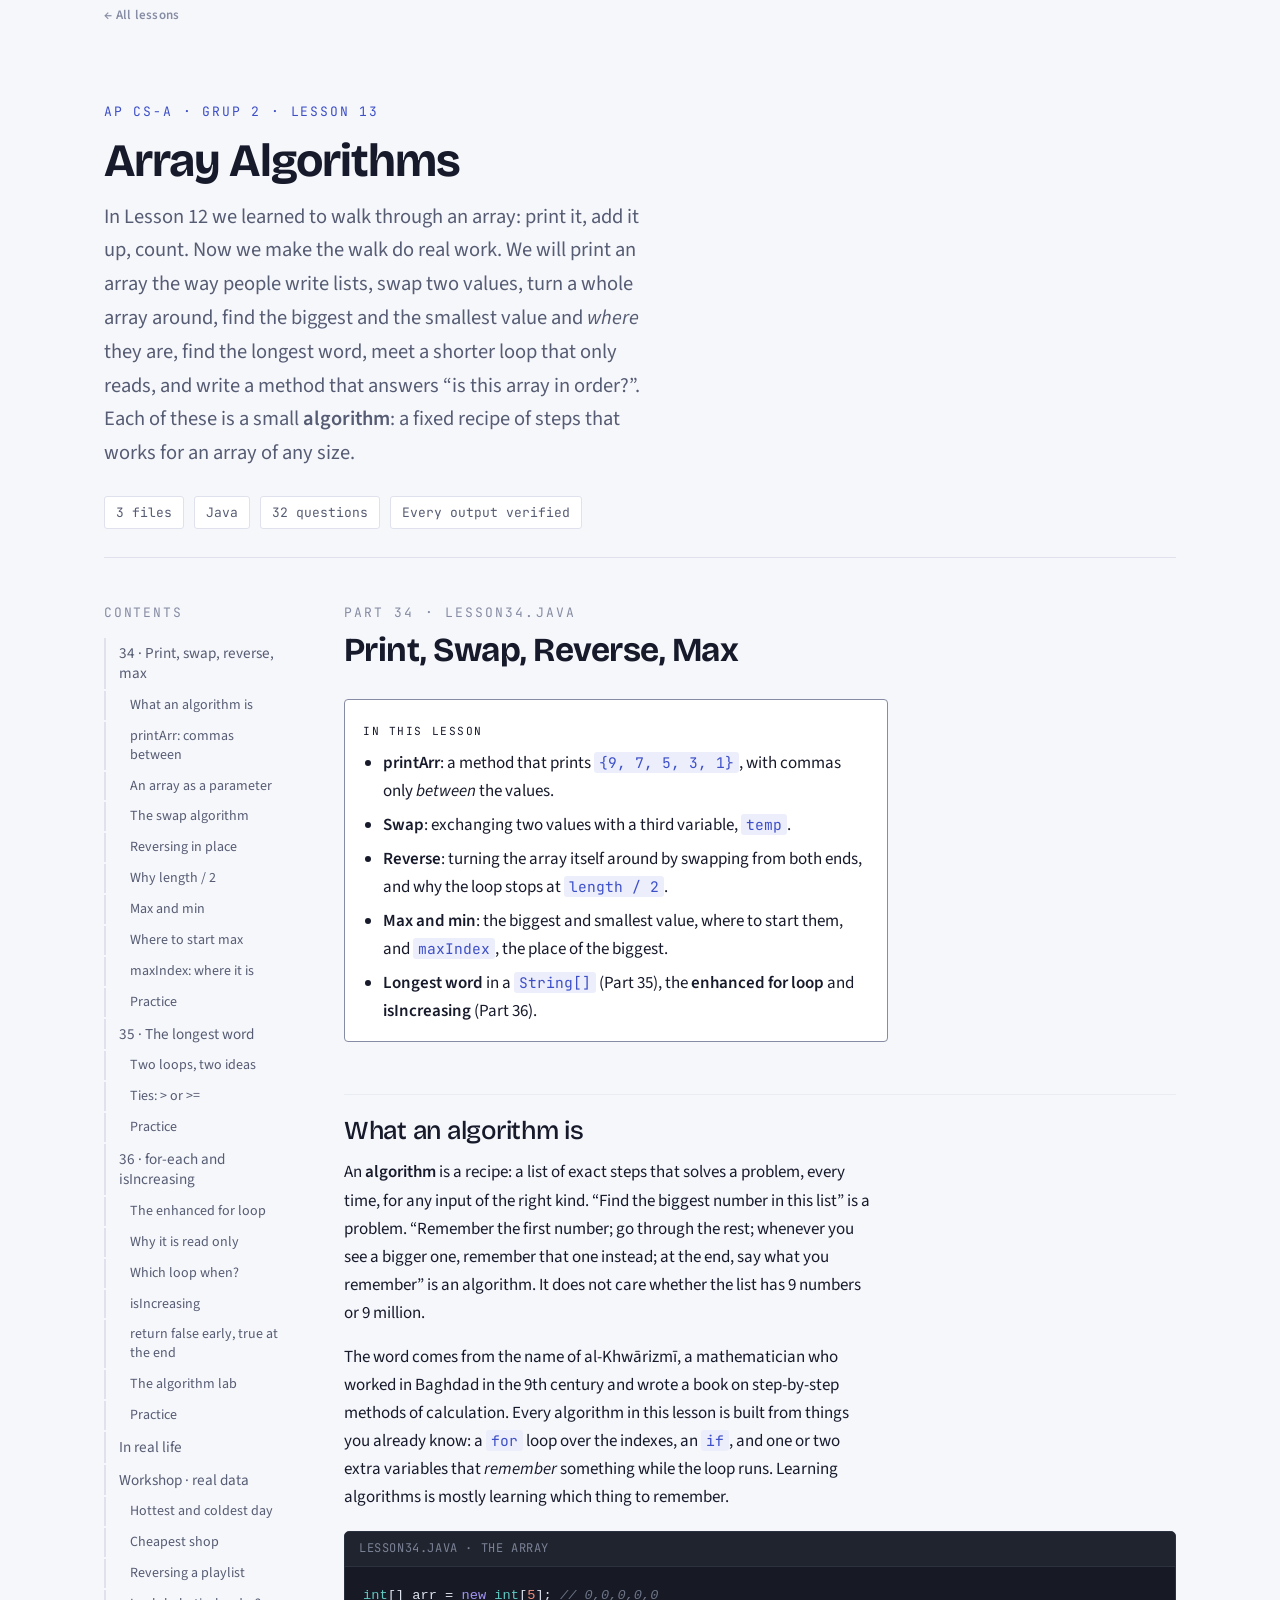
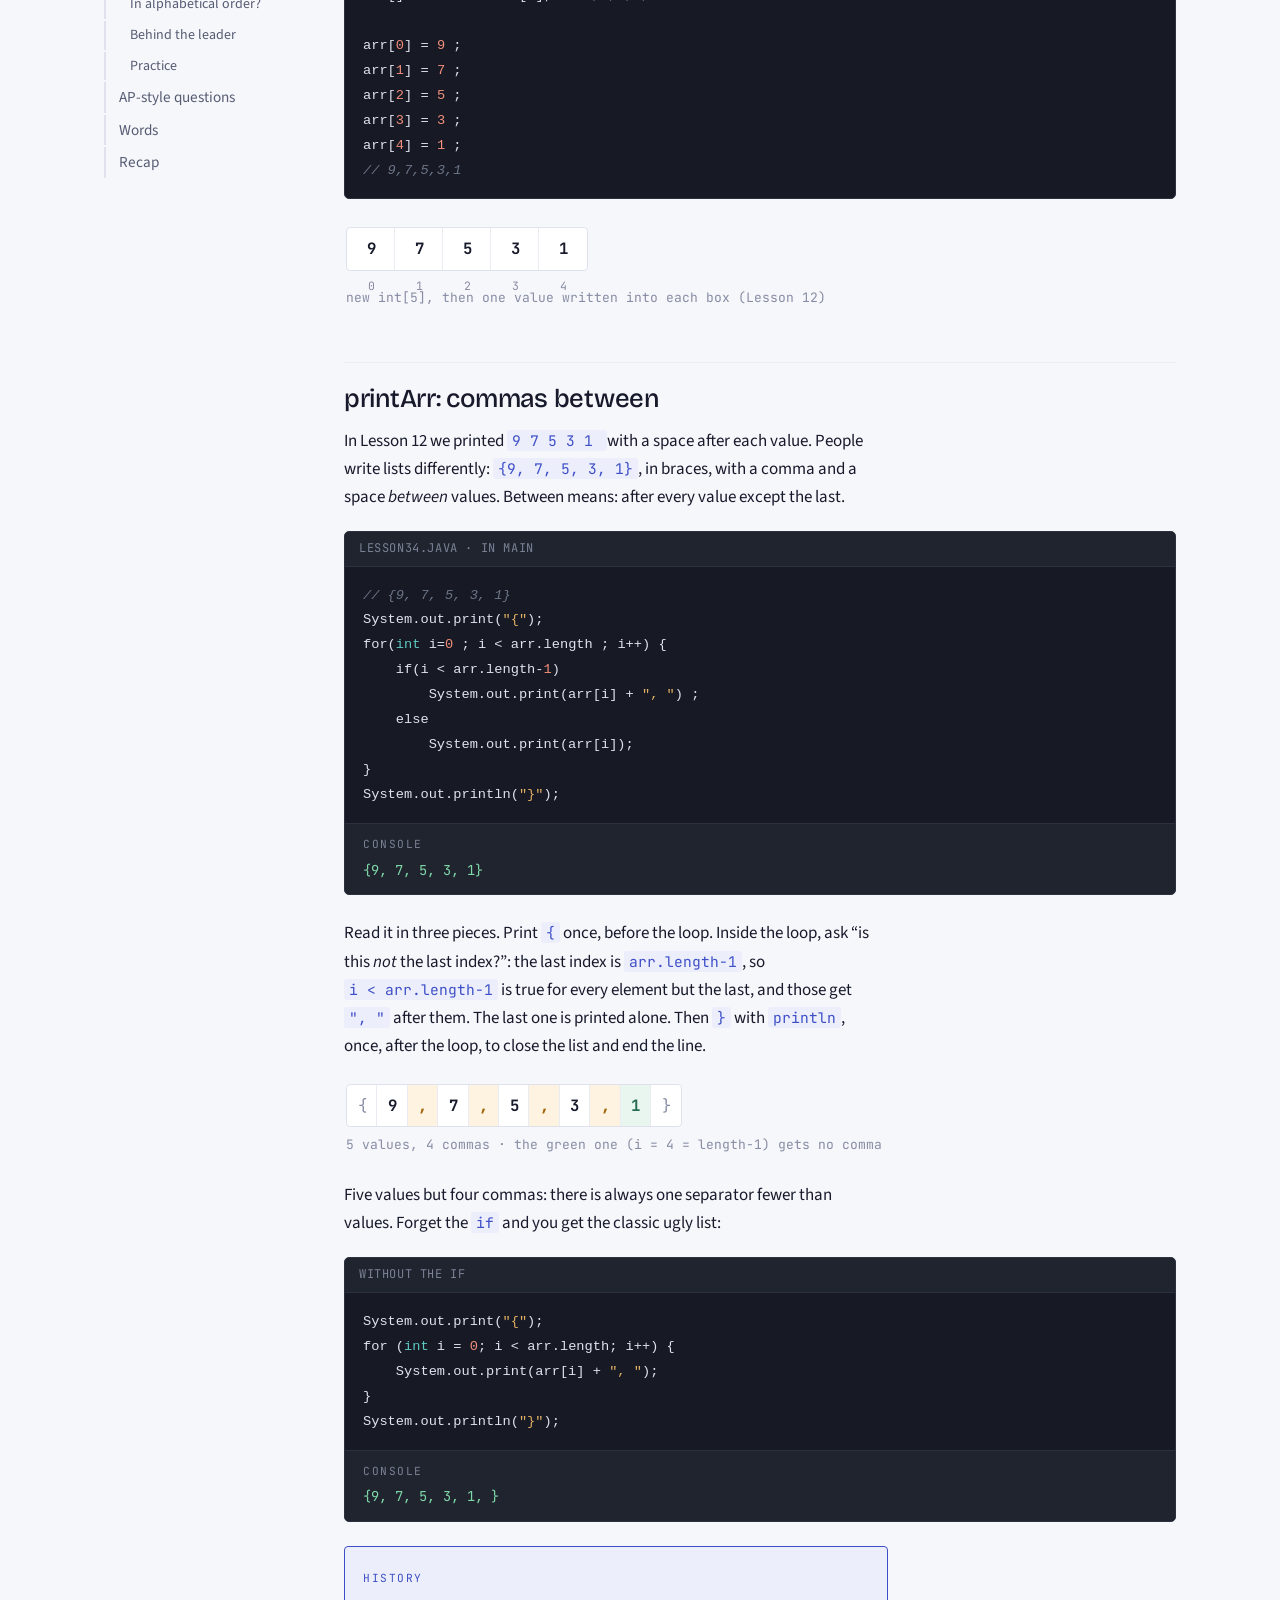
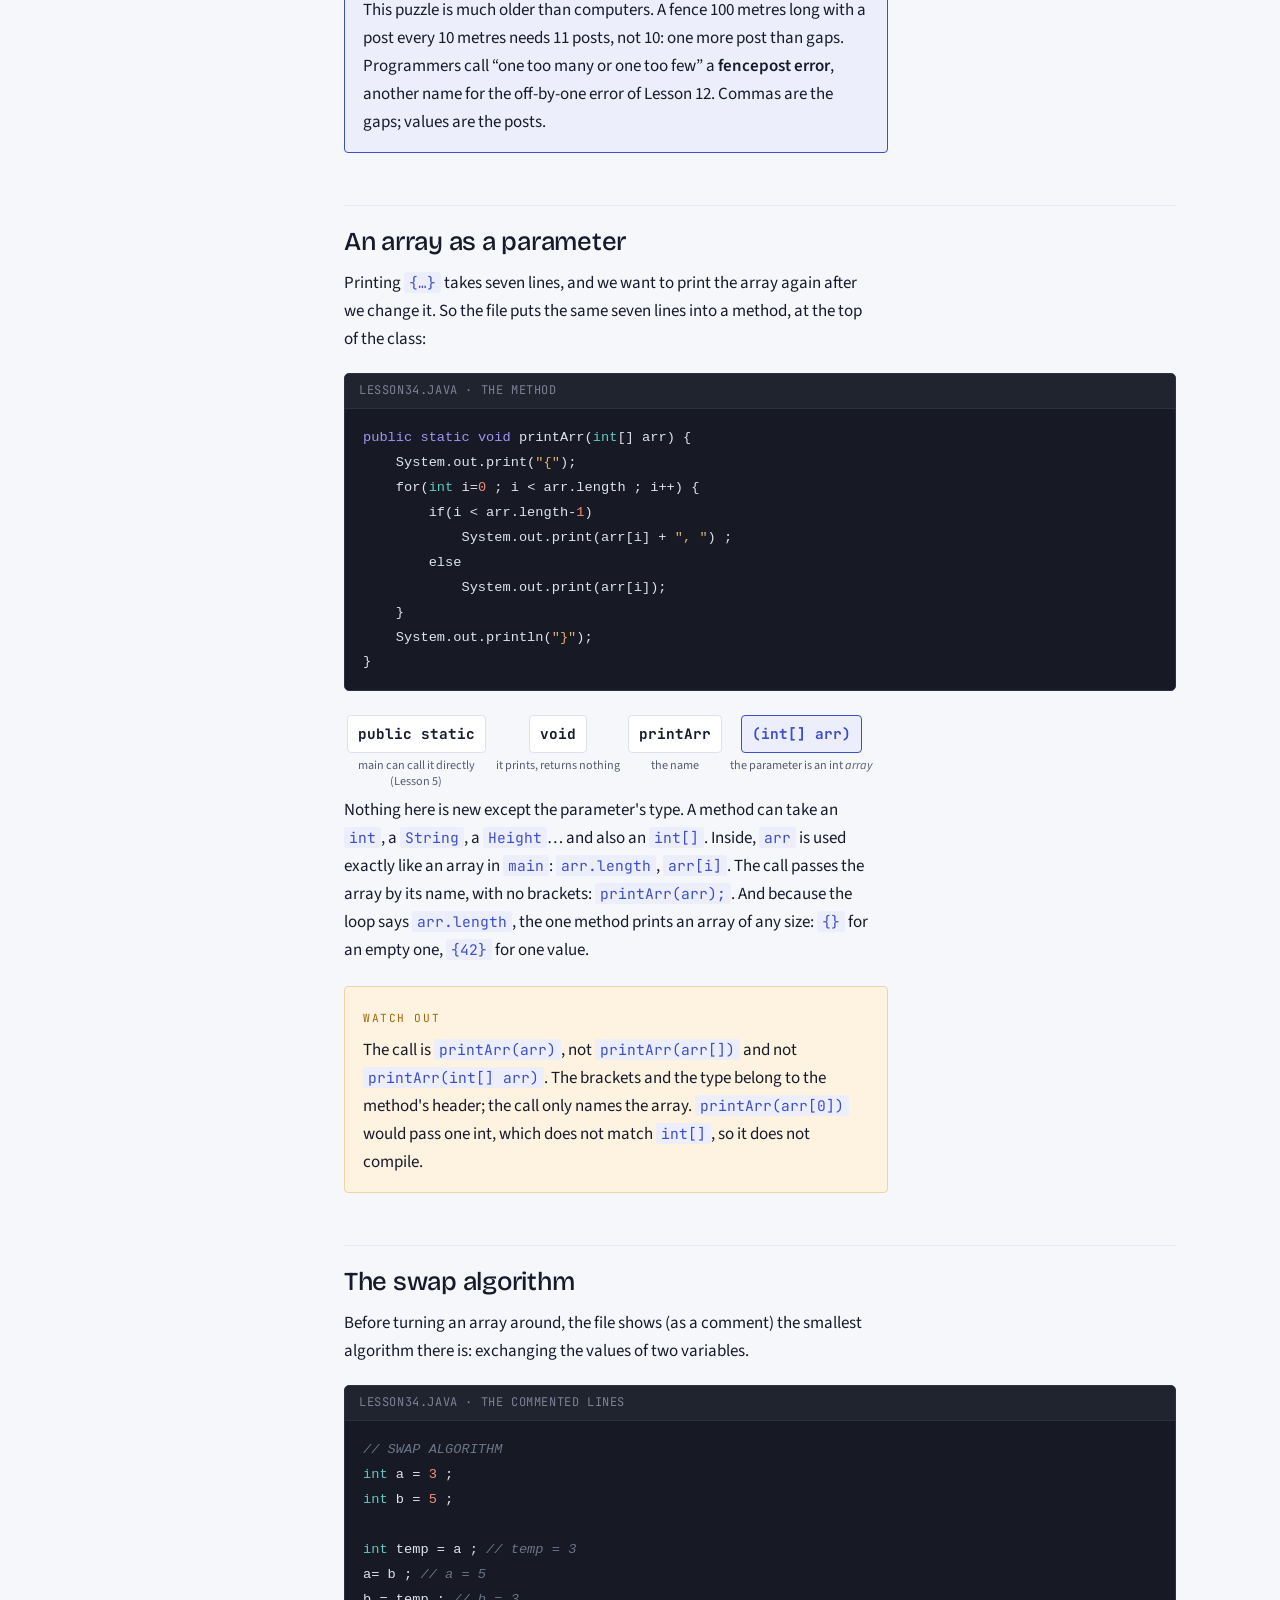
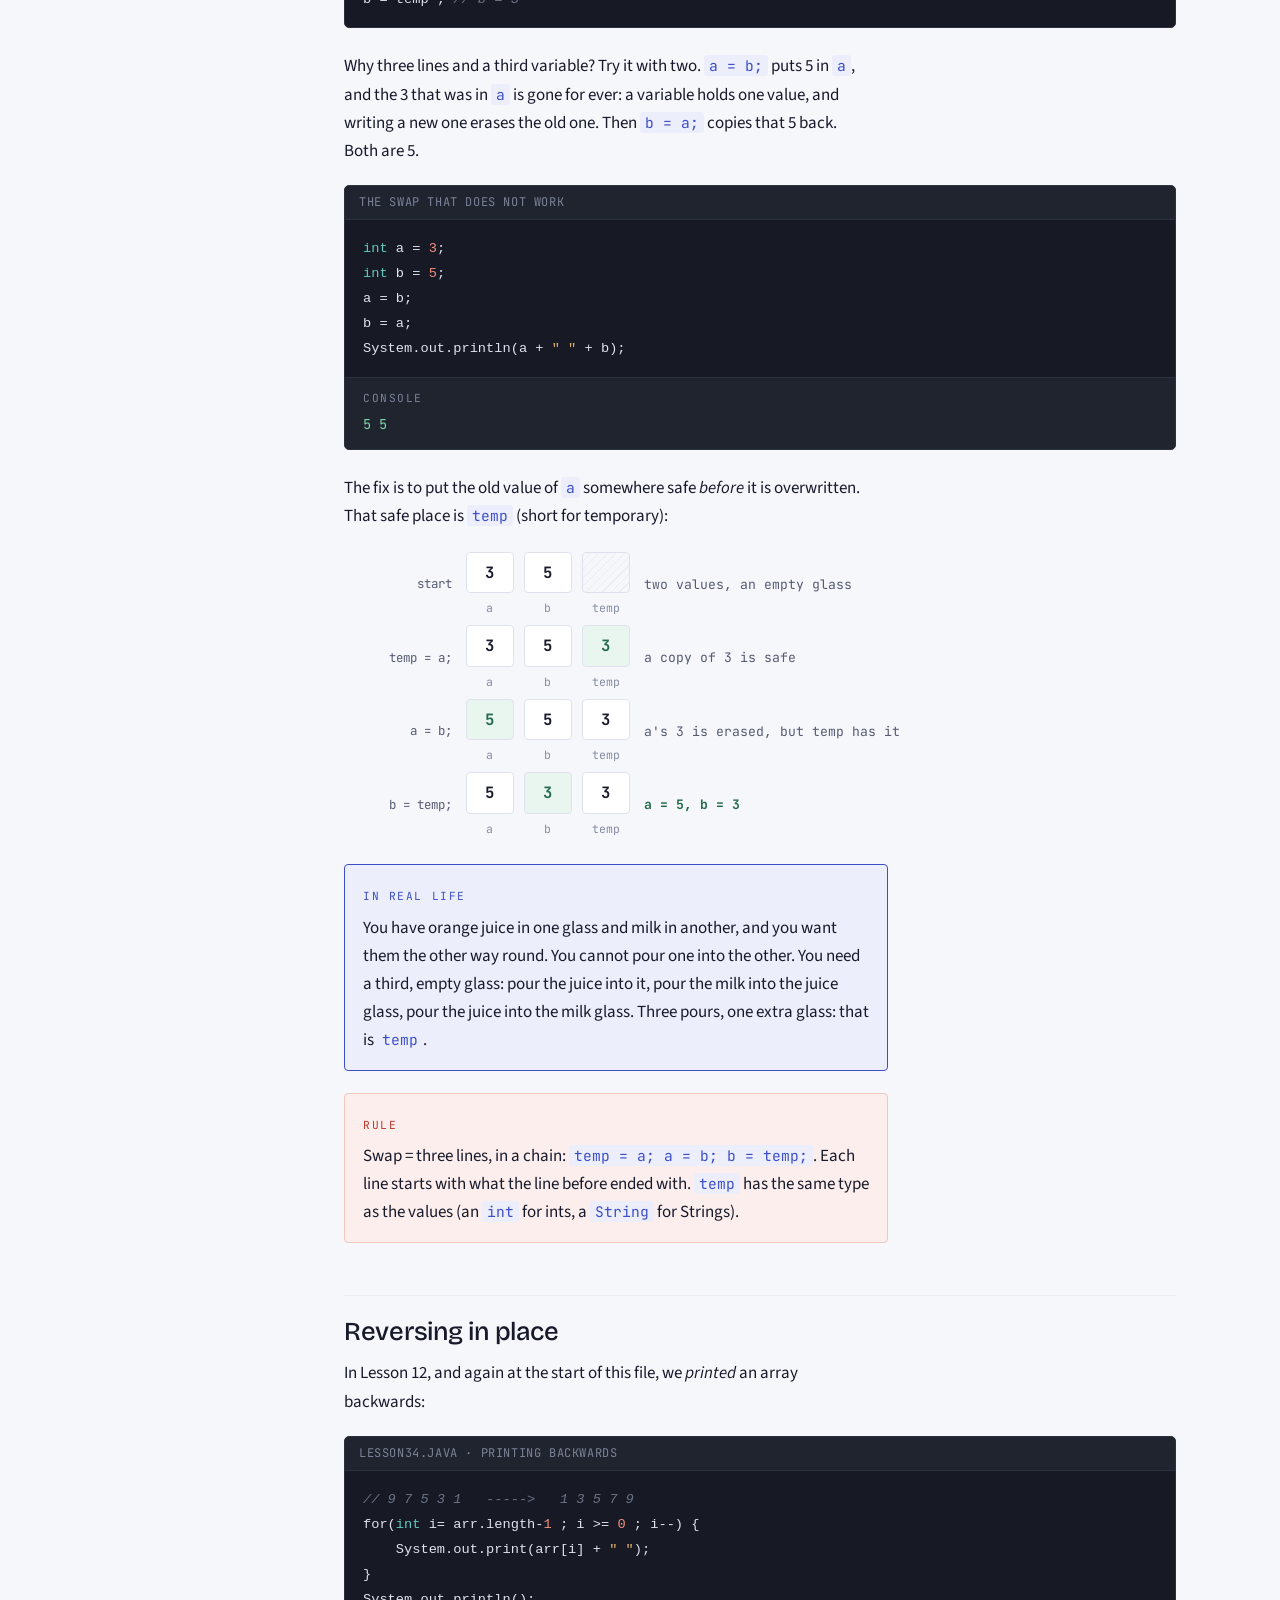
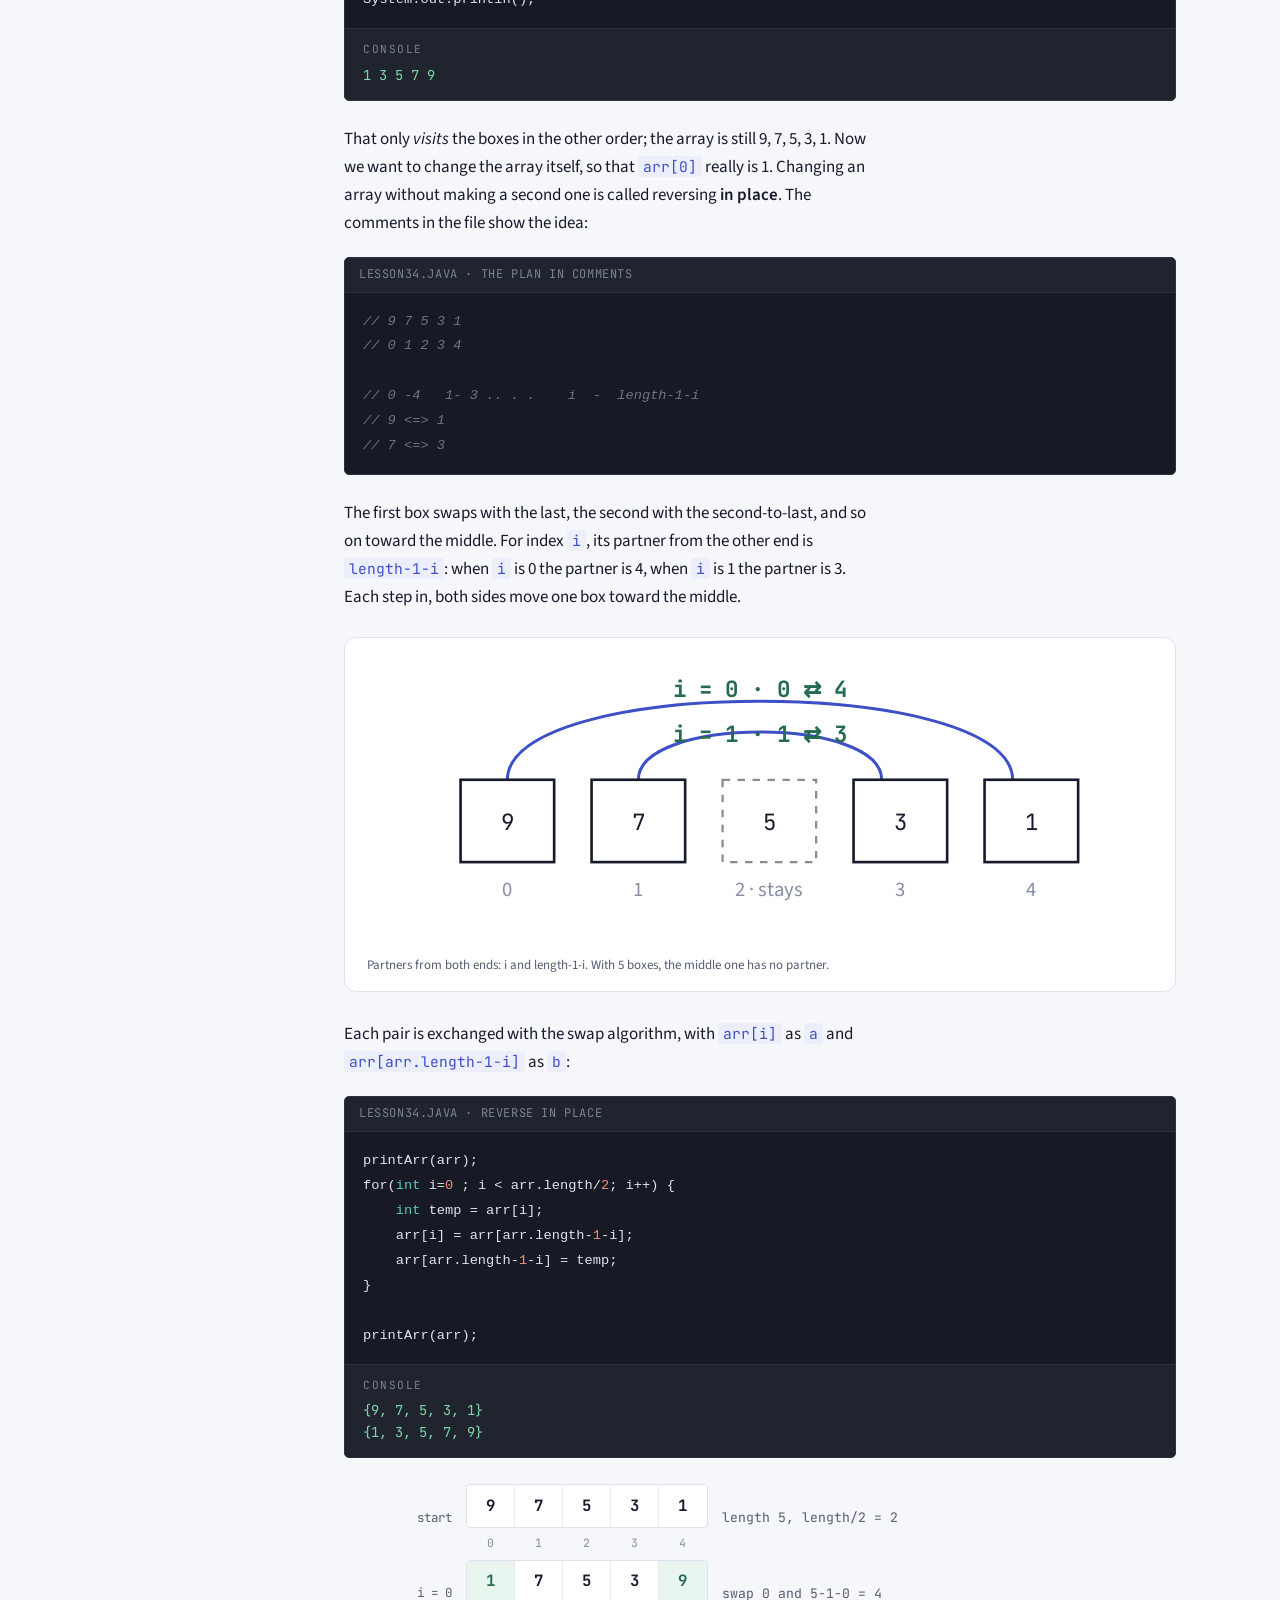
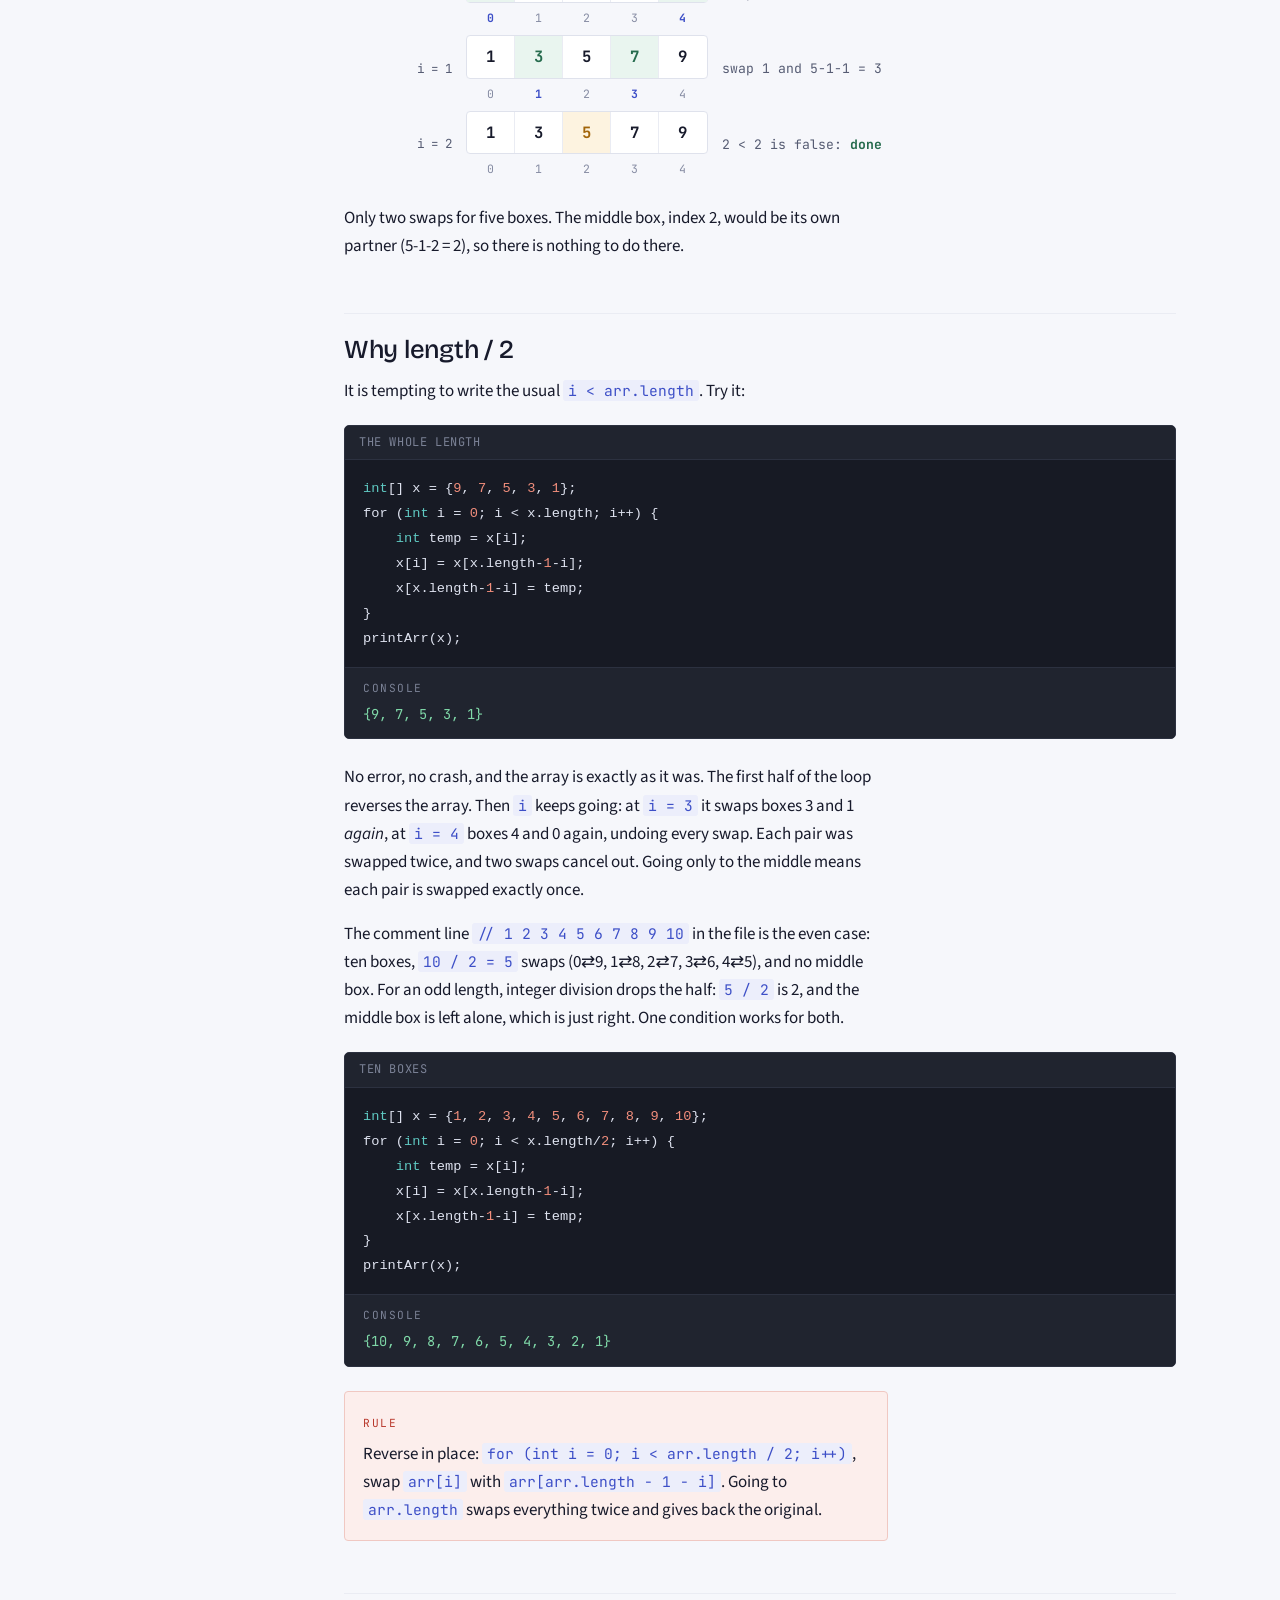
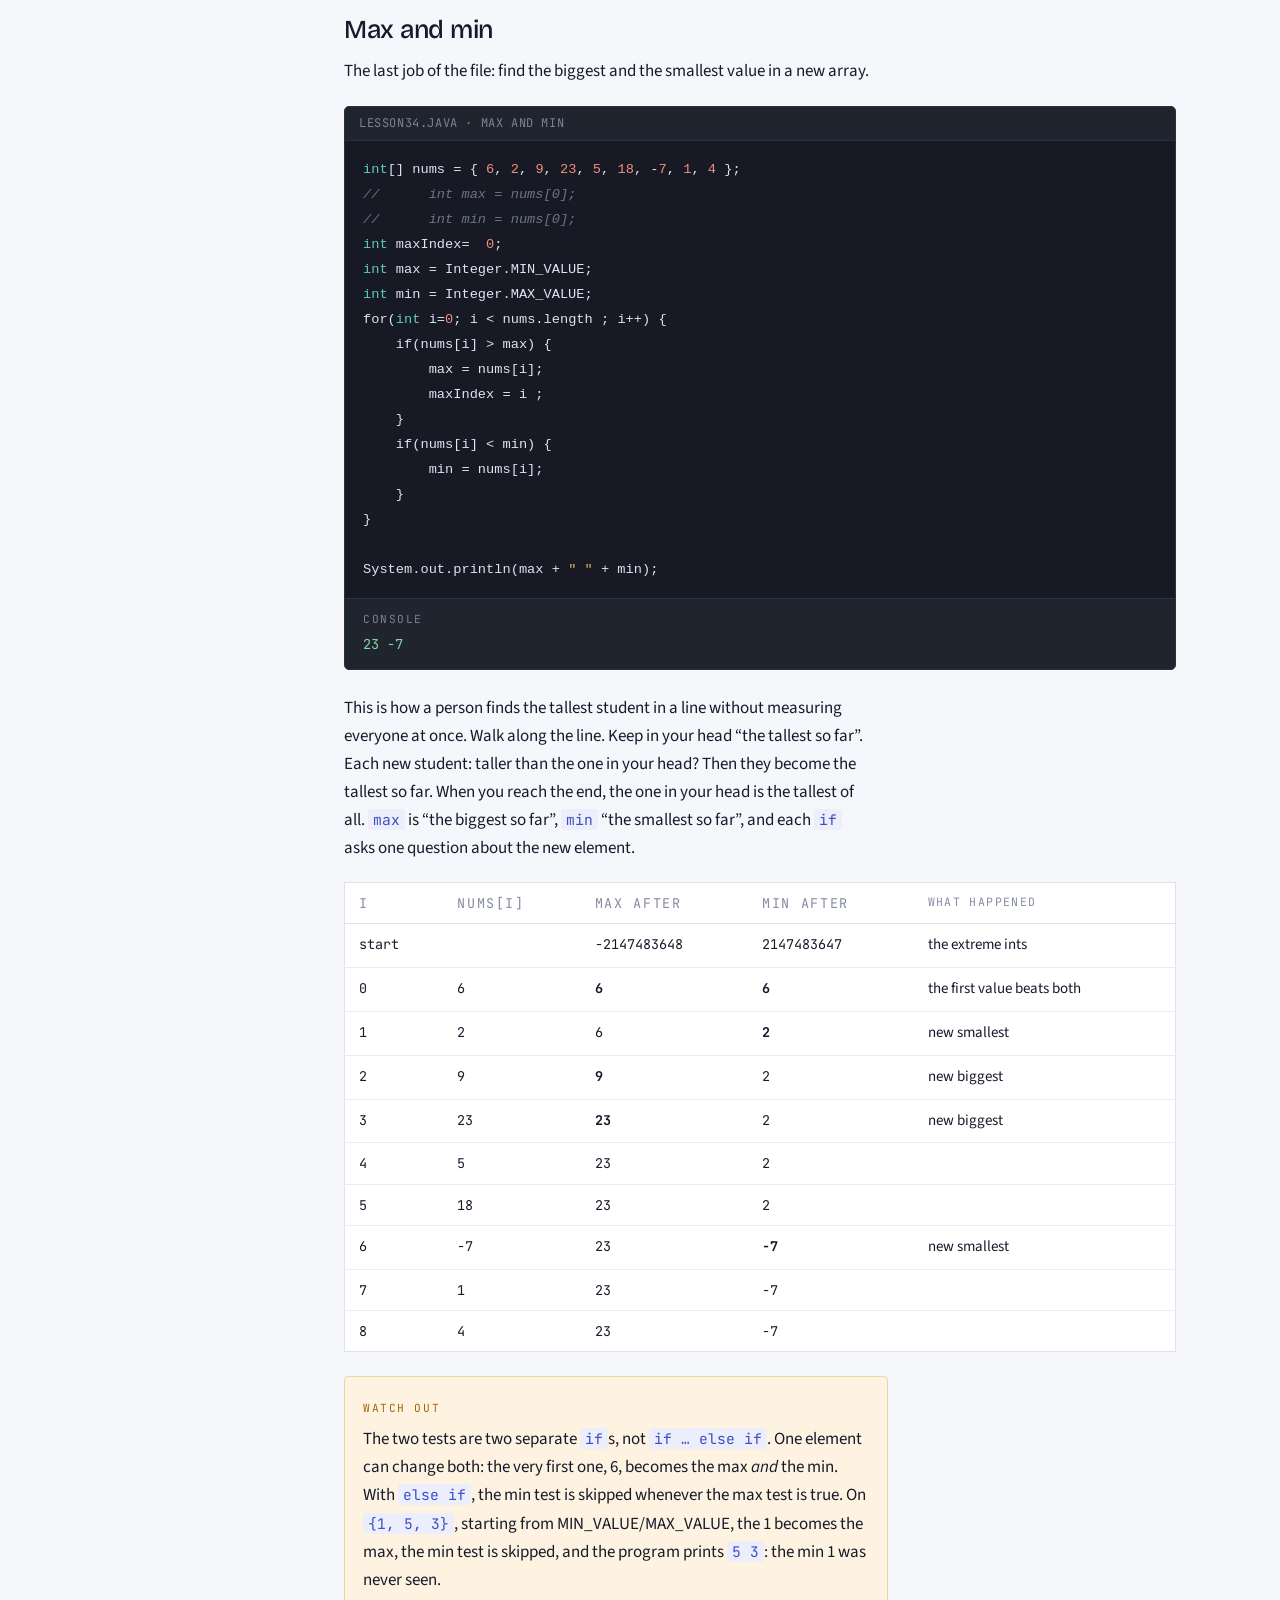
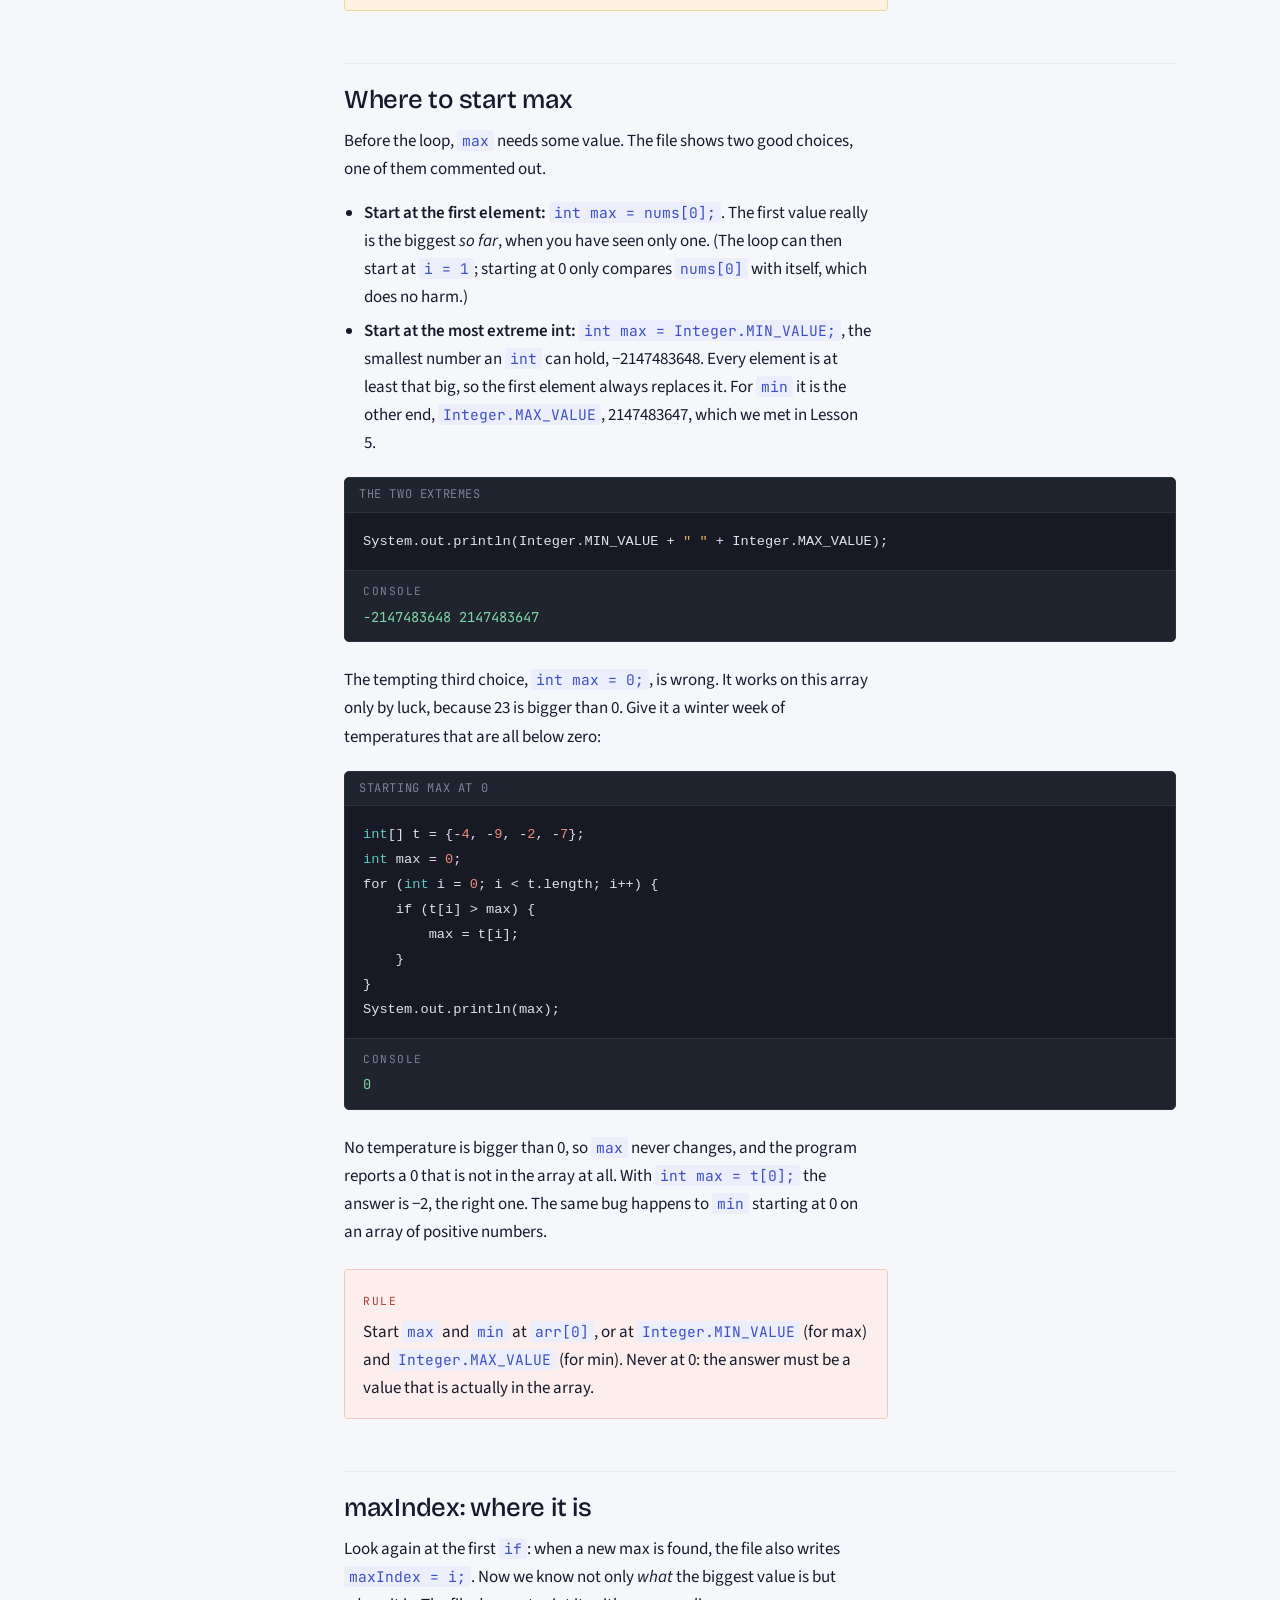
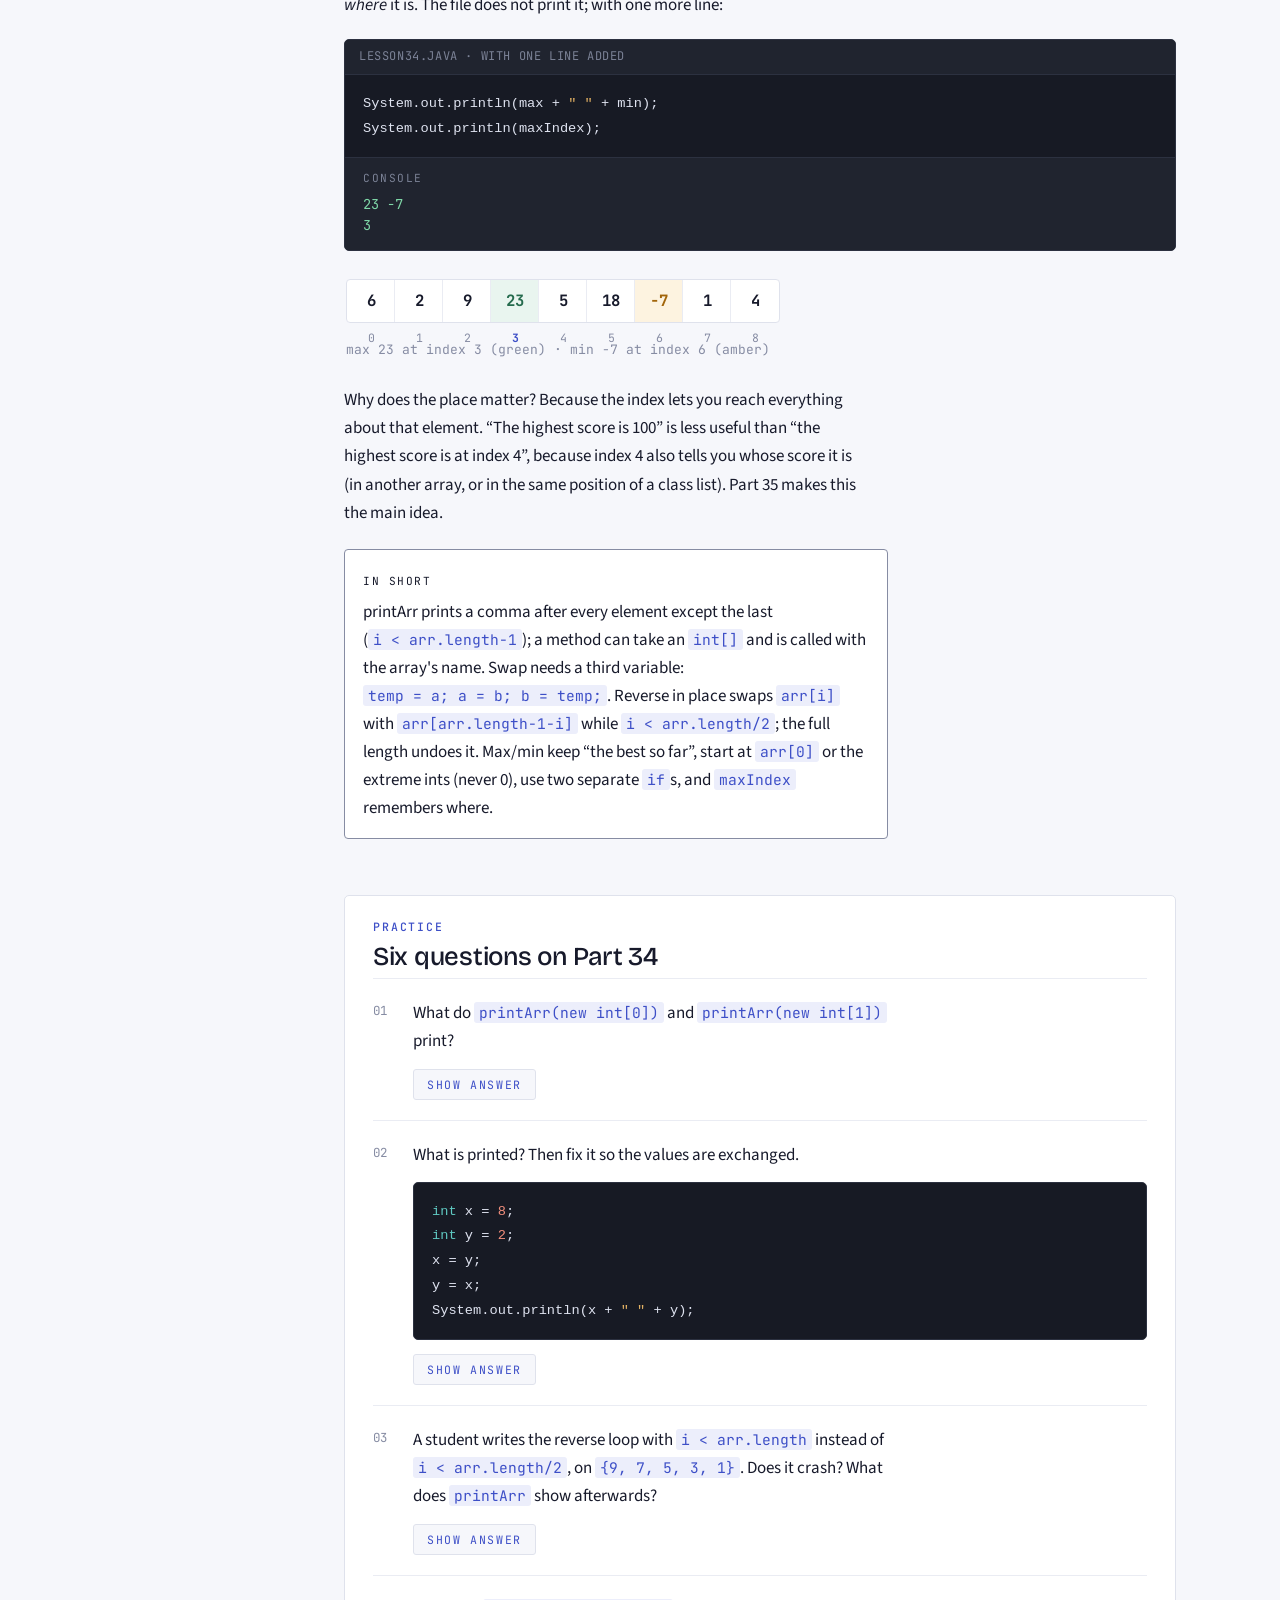
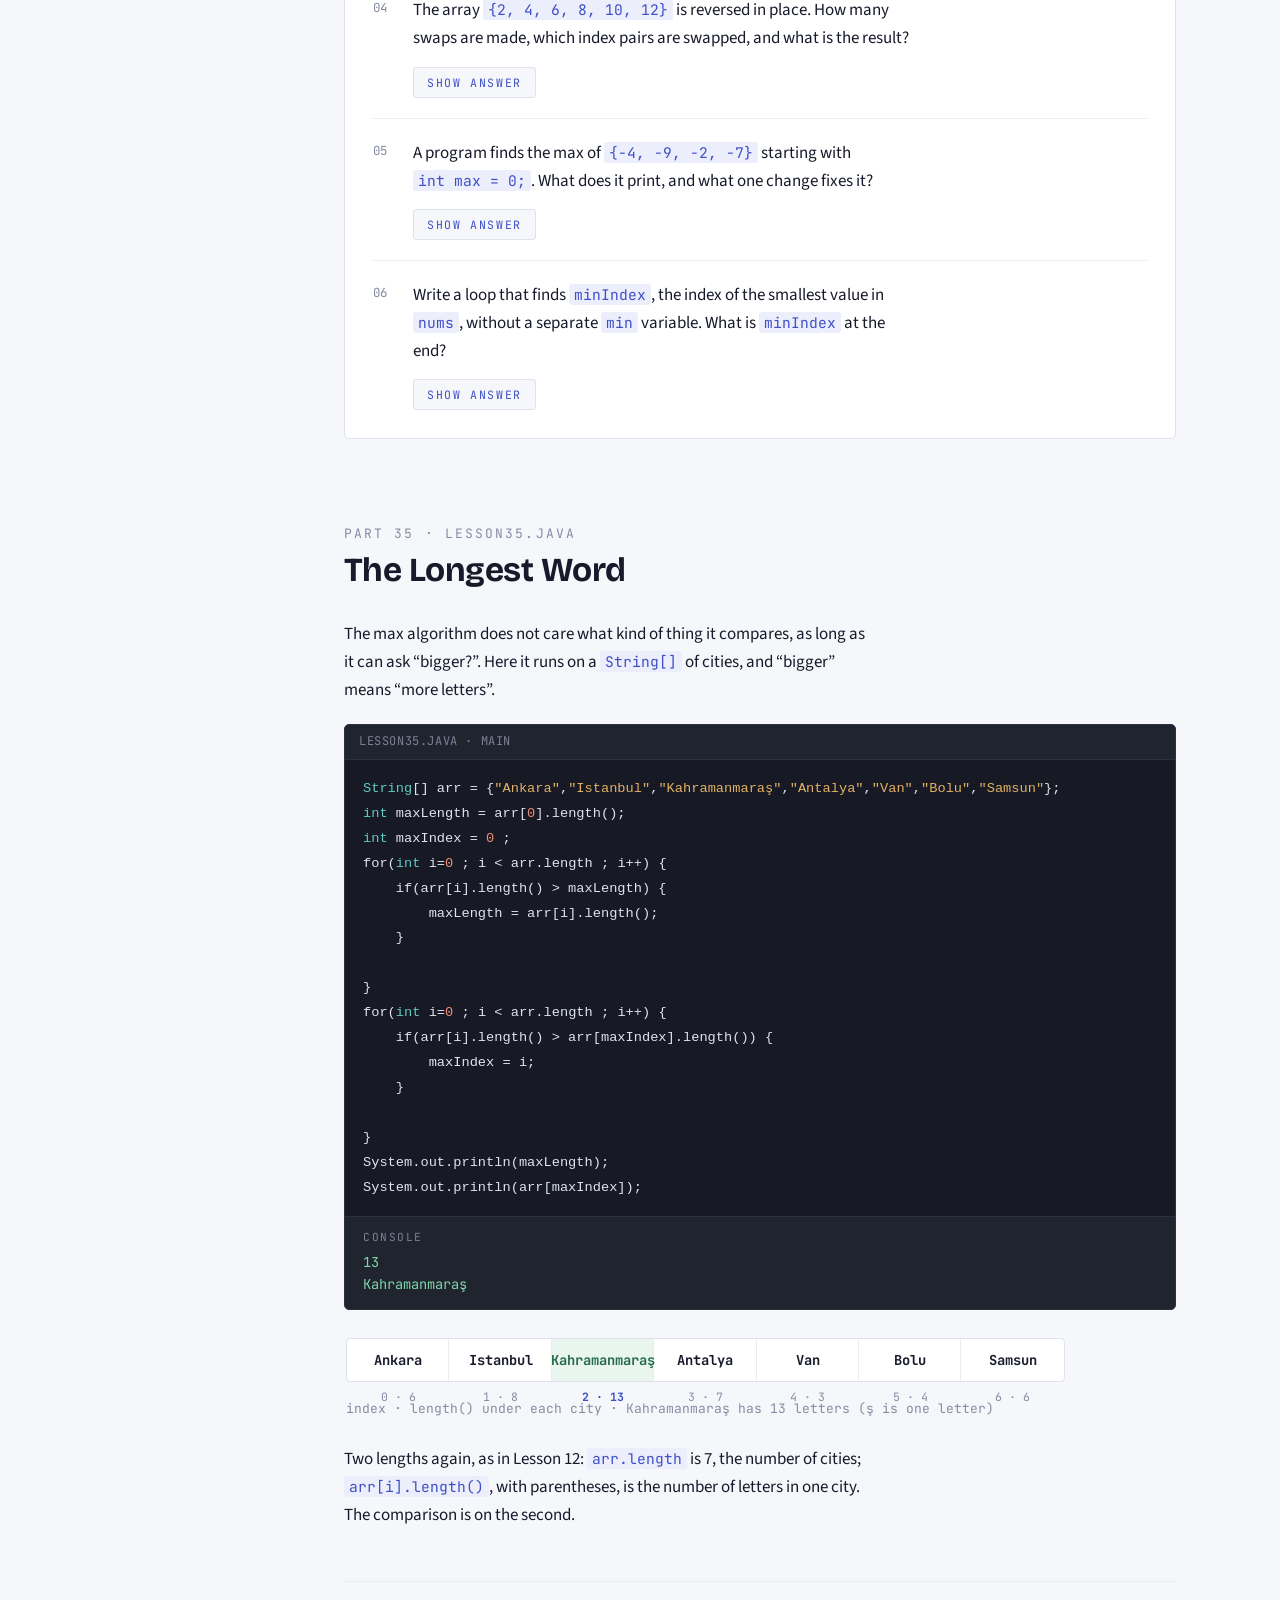
<file: docs/lesson13.html>
<!doctype html>
<html lang="en">
<head>
<meta charset="utf-8">
<meta name="viewport" content="width=device-width, initial-scale=1">
<meta name="description" content="AP CS-A Grup 2 — Lesson 13: array algorithms. A method that prints an array, the swap algorithm, reversing an array in place, finding the max and the min and where they are, the longest word in a String array, the enhanced for loop and why it is read only, and checking whether an array is increasing.">
<link rel="icon" href='data:image/svg+xml,<svg xmlns="http://www.w3.org/2000/svg" viewBox="0 0 100 100"><text y=".9em" font-size="90">%E2%98%95</text></svg>'>
<title>Lesson 13 · Array Algorithms — AP CS-A Grup 2</title>
<link rel="preconnect" href="https://fonts.googleapis.com">
<link rel="preconnect" href="https://fonts.gstatic.com" crossorigin>
<link rel="stylesheet" href="https://fonts.googleapis.com/css2?family=Bricolage+Grotesque:opsz,wght@12..96,500;12..96,700&family=Source+Sans+3:ital,wght@0,400;0,600;1,400&family=JetBrains+Mono:wght@400;700&display=swap">

<link rel="stylesheet" href="style.css">

</head>
<body>

<div class="wrap">

  <a class="backlink" href="./">← All lessons</a>

  <header class="masthead">
    <p class="eyebrow">AP CS-A · Grup 2 · Lesson 13</p>
    <h1>Array Algorithms</h1>
    <p class="deck">In Lesson 12 we learned to walk through an array: print it, add it up, count. Now we make the walk do real work. We will print an array the way people write lists, swap two values, turn a whole array around, find the biggest and the smallest value and <em>where</em> they are, find the longest word, meet a shorter loop that only reads, and write a method that answers “is this array in order?”. Each of these is a small <strong>algorithm</strong>: a fixed recipe of steps that works for an array of any size.</p>
    <ul class="facts">
      <li>3 files</li>
      <li>Java</li>
      <li>32 questions</li>
      <li>Every output verified</li>
    </ul>
  </header>

  <div class="layout">

    <nav class="toc" aria-label="Contents">
      <h2>Contents</h2>
      <ol>
        <li><a href="#pa">34 · Print, swap, reverse, max</a></li>
        <li><a class="sub" href="#pa-algo">What an algorithm is</a></li>
        <li><a class="sub" href="#pa-print">printArr: commas between</a></li>
        <li><a class="sub" href="#pa-method">An array as a parameter</a></li>
        <li><a class="sub" href="#pa-swap">The swap algorithm</a></li>
        <li><a class="sub" href="#pa-rev">Reversing in place</a></li>
        <li><a class="sub" href="#pa-half">Why length / 2</a></li>
        <li><a class="sub" href="#pa-max">Max and min</a></li>
        <li><a class="sub" href="#pa-start">Where to start max</a></li>
        <li><a class="sub" href="#pa-where">maxIndex: where it is</a></li>
        <li><a class="sub" href="#p34">Practice</a></li>
        <li><a href="#lw">35 · The longest word</a></li>
        <li><a class="sub" href="#lw-two">Two loops, two ideas</a></li>
        <li><a class="sub" href="#lw-ties">Ties: &gt; or &gt;=</a></li>
        <li><a class="sub" href="#p35">Practice</a></li>
        <li><a href="#fe">36 · for-each and isIncreasing</a></li>
        <li><a class="sub" href="#fe-loop">The enhanced for loop</a></li>
        <li><a class="sub" href="#fe-ro">Why it is read only</a></li>
        <li><a class="sub" href="#fe-which">Which loop when?</a></li>
        <li><a class="sub" href="#fe-inc">isIncreasing</a></li>
        <li><a class="sub" href="#fe-early">return false early, true at the end</a></li>
        <li><a class="sub" href="#fe-lab">The algorithm lab</a></li>
        <li><a class="sub" href="#p36">Practice</a></li>
        <li><a href="#life">In real life</a></li>
        <li><a href="#shop">Workshop · real data</a></li>
        <li><a class="sub" href="#shop-temp">Hottest and coldest day</a></li>
        <li><a class="sub" href="#shop-price">Cheapest shop</a></li>
        <li><a class="sub" href="#shop-play">Reversing a playlist</a></li>
        <li><a class="sub" href="#shop-abc">In alphabetical order?</a></li>
        <li><a class="sub" href="#shop-lead">Behind the leader</a></li>
        <li><a class="sub" href="#pshop">Practice</a></li>
        <li><a href="#ap">AP-style questions</a></li>
        <li><a href="#words">Words</a></li>
        <li><a href="#recap">Recap</a></li>
      </ol>
    </nav>

    <main>

      <!-- ============ PART 34 ============ -->
      <section class="lesson" id="pa">
        <div class="lesson-head">
          <span class="lesson-no">Part 34 · Lesson34.java</span>
          <h2 class="lesson-title">Print, Swap, Reverse, Max</h2>
        </div>

        <div class="note note--sum">
          <span class="tag">In this lesson</span>
          <ul class="plain">
            <li><strong>printArr</strong>: a method that prints <code class="inl">{9, 7, 5, 3, 1}</code>, with commas only <em>between</em> the values.</li>
            <li><strong>Swap</strong>: exchanging two values with a third variable, <code class="inl">temp</code>.</li>
            <li><strong>Reverse</strong>: turning the array itself around by swapping from both ends, and why the loop stops at <code class="inl">length / 2</code>.</li>
            <li><strong>Max and min</strong>: the biggest and smallest value, where to start them, and <code class="inl">maxIndex</code>, the place of the biggest.</li>
            <li><strong>Longest word</strong> in a <code class="inl">String[]</code> (Part 35), the <strong>enhanced for loop</strong> and <strong>isIncreasing</strong> (Part 36).</li>
          </ul>
        </div>

        <h3 id="pa-algo">What an algorithm is</h3>

        <p>An <strong>algorithm</strong> is a recipe: a list of exact steps that solves a problem, every time, for any input of the right kind. “Find the biggest number in this list” is a problem. “Remember the first number; go through the rest; whenever you see a bigger one, remember that one instead; at the end, say what you remember” is an algorithm. It does not care whether the list has 9 numbers or 9 million.</p>

        <p>The word comes from the name of al-Khwārizmī, a mathematician who worked in Baghdad in the 9th century and wrote a book on step-by-step methods of calculation. Every algorithm in this lesson is built from things you already know: a <code class="inl">for</code> loop over the indexes, an <code class="inl">if</code>, and one or two extra variables that <em>remember</em> something while the loop runs. Learning algorithms is mostly learning which thing to remember.</p>

        <div class="ex">
          <div class="ex-head"><span>Lesson34.java · the array</span></div>
          <pre class="code"><code>int[] arr = new int[5]; // 0,0,0,0,0

arr[0] = 9 ;
arr[1] = 7 ;
arr[2] = 5 ;
arr[3] = 3 ;
arr[4] = 1 ;
// 9,7,5,3,1</code></pre>
        </div>

        <div class="strip-wrap">
          <div class="strip arr">
            <div class="cell">9<span class="ix">0</span></div>
            <div class="cell">7<span class="ix">1</span></div>
            <div class="cell">5<span class="ix">2</span></div>
            <div class="cell">3<span class="ix">3</span></div>
            <div class="cell">1<span class="ix">4</span></div>
          </div>
          <span class="strip-cap">new int[5], then one value written into each box (Lesson 12)</span>
        </div>

        <h3 id="pa-print">printArr: commas between</h3>

        <p>In Lesson 12 we printed <code class="inl">9 7 5 3 1 </code> with a space after each value. People write lists differently: <code class="inl">{9, 7, 5, 3, 1}</code>, in braces, with a comma and a space <em>between</em> values. Between means: after every value except the last.</p>

        <div class="ex">
          <div class="ex-head"><span>Lesson34.java · in main</span></div>
          <pre class="code"><code>// {9, 7, 5, 3, 1}
System.out.print("{");
for(int i=0 ; i &lt; arr.length ; i++) {
    if(i &lt; arr.length-1)
        System.out.print(arr[i] + ", ") ;
    else
        System.out.print(arr[i]);
}
System.out.println("}");</code></pre>
          <div class="out"><span class="out-label">Console</span><pre>{9, 7, 5, 3, 1}</pre></div>
        </div>

        <p>Read it in three pieces. Print <code class="inl">{</code> once, before the loop. Inside the loop, ask “is this <em>not</em> the last index?”: the last index is <code class="inl">arr.length-1</code>, so <code class="inl">i &lt; arr.length-1</code> is true for every element but the last, and those get <code class="inl">", "</code> after them. The last one is printed alone. Then <code class="inl">}</code> with <code class="inl">println</code>, once, after the loop, to close the list and end the line.</p>

        <div class="strip-wrap">
          <div class="strip arr narrow">
            <div class="cell sp">{</div>
            <div class="cell">9</div><div class="cell diff">,</div>
            <div class="cell">7</div><div class="cell diff">,</div>
            <div class="cell">5</div><div class="cell diff">,</div>
            <div class="cell">3</div><div class="cell diff">,</div>
            <div class="cell hit">1</div>
            <div class="cell sp">}</div>
          </div>
          <span class="strip-cap">5 values, 4 commas · the green one (i = 4 = length-1) gets no comma</span>
        </div>

        <p>Five values but four commas: there is always one separator fewer than values. Forget the <code class="inl">if</code> and you get the classic ugly list:</p>

        <div class="ex">
          <div class="ex-head"><span>Without the if</span></div>
          <pre class="code"><code>System.out.print("{");
for (int i = 0; i &lt; arr.length; i++) {
    System.out.print(arr[i] + ", ");
}
System.out.println("}");</code></pre>
          <div class="out"><span class="out-label">Console</span><pre>{9, 7, 5, 3, 1, }</pre></div>
        </div>

        <div class="note note--life">
          <span class="tag">History</span>
          <p>This puzzle is much older than computers. A fence 100 metres long with a post every 10 metres needs 11 posts, not 10: one more post than gaps. Programmers call “one too many or one too few” a <strong>fencepost error</strong>, another name for the off-by-one error of Lesson 12. Commas are the gaps; values are the posts.</p>
        </div>

        <h3 id="pa-method">An array as a parameter</h3>

        <p>Printing <code class="inl">{…}</code> takes seven lines, and we want to print the array again after we change it. So the file puts the same seven lines into a method, at the top of the class:</p>

        <div class="ex">
          <div class="ex-head"><span>Lesson34.java · the method</span></div>
          <pre class="code"><code>public static void printArr(int[] arr) {
    System.out.print("{");
    for(int i=0 ; i &lt; arr.length ; i++) {
        if(i &lt; arr.length-1)
            System.out.print(arr[i] + ", ") ;
        else
            System.out.print(arr[i]);
    }
    System.out.println("}");
}</code></pre>
        </div>

        <div class="anat" role="img" aria-label="public static void printArr(int[] arr): static, so main can call it; void, it returns nothing; the parameter type is int[], an int array.">
          <div class="pc"><code>public static</code><small>main can call it directly (Lesson 5)</small></div>
          <div class="pc"><code>void</code><small>it prints, returns nothing</small></div>
          <div class="pc"><code>printArr</code><small>the name</small></div>
          <div class="pc key"><code>(int[] arr)</code><small>the parameter is an int <em>array</em></small></div>
        </div>

        <p>Nothing here is new except the parameter's type. A method can take an <code class="inl">int</code>, a <code class="inl">String</code>, a <code class="inl">Height</code>… and also an <code class="inl">int[]</code>. Inside, <code class="inl">arr</code> is used exactly like an array in <code class="inl">main</code>: <code class="inl">arr.length</code>, <code class="inl">arr[i]</code>. The call passes the array by its name, with no brackets: <code class="inl">printArr(arr);</code>. And because the loop says <code class="inl">arr.length</code>, the one method prints an array of any size: <code class="inl">{}</code> for an empty one, <code class="inl">{42}</code> for one value.</p>

        <div class="note note--trap">
          <span class="tag">Watch out</span>
          <p>The call is <code class="inl">printArr(arr)</code>, not <code class="inl">printArr(arr[])</code> and not <code class="inl">printArr(int[] arr)</code>. The brackets and the type belong to the method's header; the call only names the array. <code class="inl">printArr(arr[0])</code> would pass one int, which does not match <code class="inl">int[]</code>, so it does not compile.</p>
        </div>

        <h3 id="pa-swap">The swap algorithm</h3>

        <p>Before turning an array around, the file shows (as a comment) the smallest algorithm there is: exchanging the values of two variables.</p>

        <div class="ex">
          <div class="ex-head"><span>Lesson34.java · the commented lines</span></div>
          <pre class="code"><code>// SWAP ALGORITHM
int a = 3 ;
int b = 5 ;

int temp = a ; // temp = 3
a= b ; // a = 5
b = temp ; // b = 3</code></pre>
        </div>

        <p>Why three lines and a third variable? Try it with two. <code class="inl">a = b;</code> puts 5 in <code class="inl">a</code>, and the 3 that was in <code class="inl">a</code> is gone for ever: a variable holds one value, and writing a new one erases the old one. Then <code class="inl">b = a;</code> copies that 5 back. Both are 5.</p>

        <div class="ex">
          <div class="ex-head"><span>The swap that does not work</span></div>
          <pre class="code"><code>int a = 3;
int b = 5;
a = b;
b = a;
System.out.println(a + " " + b);</code></pre>
          <div class="out"><span class="out-label">Console</span><pre>5 5</pre></div>
        </div>

        <p>The fix is to put the old value of <code class="inl">a</code> somewhere safe <em>before</em> it is overwritten. That safe place is <code class="inl">temp</code> (short for temporary):</p>

        <div class="steps" role="img" aria-label="Swap in three steps. Start: a 3, b 5. temp = a: temp 3. a = b: a 5. b = temp: b 3.">
          <div class="row"><span class="who">start</span><div class="strip arr vars"><div class="cell">3<span class="ix">a</span></div><div class="cell">5<span class="ix">b</span></div><div class="cell ghost"> <span class="ix">temp</span></div></div><span class="got">two values, an empty glass</span></div>
          <div class="row"><span class="who">temp = a;</span><div class="strip arr vars"><div class="cell">3<span class="ix">a</span></div><div class="cell">5<span class="ix">b</span></div><div class="cell hit">3<span class="ix">temp</span></div></div><span class="got">a copy of 3 is safe</span></div>
          <div class="row"><span class="who">a = b;</span><div class="strip arr vars"><div class="cell hit">5<span class="ix">a</span></div><div class="cell">5<span class="ix">b</span></div><div class="cell">3<span class="ix">temp</span></div></div><span class="got">a's 3 is erased, but temp has it</span></div>
          <div class="row"><span class="who">b = temp;</span><div class="strip arr vars"><div class="cell">5<span class="ix">a</span></div><div class="cell hit">3<span class="ix">b</span></div><div class="cell">3<span class="ix">temp</span></div></div><span class="got"><b>a = 5, b = 3</b></span></div>
        </div>

        <div class="note note--life">
          <span class="tag">In real life</span>
          <p>You have orange juice in one glass and milk in another, and you want them the other way round. You cannot pour one into the other. You need a third, empty glass: pour the juice into it, pour the milk into the juice glass, pour the juice into the milk glass. Three pours, one extra glass: that is <code class="inl">temp</code>.</p>
        </div>

        <div class="note note--rule">
          <span class="tag">Rule</span>
          <p>Swap = three lines, in a chain: <code class="inl">temp = a; a = b; b = temp;</code>. Each line starts with what the line before ended with. <code class="inl">temp</code> has the same type as the values (an <code class="inl">int</code> for ints, a <code class="inl">String</code> for Strings).</p>
        </div>

        <h3 id="pa-rev">Reversing in place</h3>

        <p>In Lesson 12, and again at the start of this file, we <em>printed</em> an array backwards:</p>

        <div class="ex">
          <div class="ex-head"><span>Lesson34.java · printing backwards</span></div>
          <pre class="code"><code>// 9 7 5 3 1   -----&gt;   1 3 5 7 9
for(int i= arr.length-1 ; i &gt;= 0 ; i--) {
    System.out.print(arr[i] + " ");
}
System.out.println();</code></pre>
          <div class="out"><span class="out-label">Console</span><pre>1 3 5 7 9 </pre></div>
        </div>

        <p>That only <em>visits</em> the boxes in the other order; the array is still 9, 7, 5, 3, 1. Now we want to change the array itself, so that <code class="inl">arr[0]</code> really is 1. Changing an array without making a second one is called reversing <strong>in place</strong>. The comments in the file show the idea:</p>

        <div class="ex">
          <div class="ex-head"><span>Lesson34.java · the plan in comments</span></div>
          <pre class="code"><code>// 9 7 5 3 1
// 0 1 2 3 4

// 0 -4   1- 3 .. . .    i  -  length-1-i
// 9 &lt;=&gt; 1
// 7 &lt;=&gt; 3</code></pre>
        </div>

        <p>The first box swaps with the last, the second with the second-to-last, and so on toward the middle. For index <code class="inl">i</code>, its partner from the other end is <code class="inl">length-1-i</code>: when <code class="inl">i</code> is 0 the partner is 4, when <code class="inl">i</code> is 1 the partner is 3. Each step in, both sides move one box toward the middle.</p>

        <figure class="fig">
          <svg viewBox="0 0 420 150" role="img" aria-label="Five boxes 9 7 5 3 1 with indexes 0 to 4. An arc joins index 0 and index 4, labelled i = 0. A smaller arc joins 1 and 3, labelled i = 1. The middle box, index 2, stays where it is.">
            <path class="fig-arc" d="M 75 64 C 75 8, 345 8, 345 64"/>
            <path class="fig-arc" d="M 145 64 C 145 30, 275 30, 275 64"/>
            <text class="fig-run" x="210" y="20" text-anchor="middle">i = 0 · 0 ⇄ 4</text>
            <text class="fig-run" x="210" y="44" text-anchor="middle">i = 1 · 1 ⇄ 3</text>
            <rect class="fig-box" x="50" y="64" width="50" height="44"/>
            <rect class="fig-box" x="120" y="64" width="50" height="44"/>
            <rect class="fig-miss" x="190" y="64" width="50" height="44"/>
            <rect class="fig-box" x="260" y="64" width="50" height="44"/>
            <rect class="fig-box" x="330" y="64" width="50" height="44"/>
            <text class="fig-m" x="75" y="91" text-anchor="middle">9</text>
            <text class="fig-m" x="145" y="91" text-anchor="middle">7</text>
            <text class="fig-m" x="215" y="91" text-anchor="middle">5</text>
            <text class="fig-m" x="285" y="91" text-anchor="middle">3</text>
            <text class="fig-m" x="355" y="91" text-anchor="middle">1</text>
            <text class="fig-lbl" x="75" y="126" text-anchor="middle">0</text>
            <text class="fig-lbl" x="145" y="126" text-anchor="middle">1</text>
            <text class="fig-lbl" x="215" y="126" text-anchor="middle">2 · stays</text>
            <text class="fig-lbl" x="285" y="126" text-anchor="middle">3</text>
            <text class="fig-lbl" x="355" y="126" text-anchor="middle">4</text>
          </svg>
          <figcaption>Partners from both ends: i and length-1-i. With 5 boxes, the middle one has no partner.</figcaption>
        </figure>

        <p>Each pair is exchanged with the swap algorithm, with <code class="inl">arr[i]</code> as <code class="inl">a</code> and <code class="inl">arr[arr.length-1-i]</code> as <code class="inl">b</code>:</p>

        <div class="ex">
          <div class="ex-head"><span>Lesson34.java · reverse in place</span></div>
          <pre class="code"><code>printArr(arr);
for(int i=0 ; i &lt; arr.length/2; i++) {
    int temp = arr[i];
    arr[i] = arr[arr.length-1-i];
    arr[arr.length-1-i] = temp;
}

printArr(arr);</code></pre>
          <div class="out"><span class="out-label">Console</span><pre>{9, 7, 5, 3, 1}
{1, 3, 5, 7, 9}</pre></div>
        </div>

        <div class="steps ixs" role="img" aria-label="Reverse step by step. Start 9 7 5 3 1. After i = 0, boxes 0 and 4 swapped: 1 7 5 3 9. After i = 1, boxes 1 and 3 swapped: 1 3 5 7 9. i = 2 is not less than 5 / 2 = 2, so the loop stops.">
          <div class="row"><span class="who">start</span><div class="strip arr"><div class="cell">9<span class="ix">0</span></div><div class="cell">7<span class="ix">1</span></div><div class="cell">5<span class="ix">2</span></div><div class="cell">3<span class="ix">3</span></div><div class="cell">1<span class="ix">4</span></div></div><span class="got">length 5, length/2 = 2</span></div>
          <div class="row"><span class="who">i = 0</span><div class="strip arr"><div class="cell hit">1<span class="ix on">0</span></div><div class="cell">7<span class="ix">1</span></div><div class="cell">5<span class="ix">2</span></div><div class="cell">3<span class="ix">3</span></div><div class="cell hit">9<span class="ix on">4</span></div></div><span class="got">swap 0 and 5-1-0 = 4</span></div>
          <div class="row"><span class="who">i = 1</span><div class="strip arr"><div class="cell">1<span class="ix">0</span></div><div class="cell hit">3<span class="ix on">1</span></div><div class="cell">5<span class="ix">2</span></div><div class="cell hit">7<span class="ix on">3</span></div><div class="cell">9<span class="ix">4</span></div></div><span class="got">swap 1 and 5-1-1 = 3</span></div>
          <div class="row"><span class="who">i = 2</span><div class="strip arr"><div class="cell">1<span class="ix">0</span></div><div class="cell">3<span class="ix">1</span></div><div class="cell diff">5<span class="ix">2</span></div><div class="cell">7<span class="ix">3</span></div><div class="cell">9<span class="ix">4</span></div></div><span class="got">2 &lt; 2 is false: <b>done</b></span></div>
        </div>

        <p>Only two swaps for five boxes. The middle box, index 2, would be its own partner (5-1-2 = 2), so there is nothing to do there.</p>

        <h3 id="pa-half">Why length / 2</h3>

        <p>It is tempting to write the usual <code class="inl">i &lt; arr.length</code>. Try it:</p>

        <div class="ex">
          <div class="ex-head"><span>The whole length</span></div>
          <pre class="code"><code>int[] x = {9, 7, 5, 3, 1};
for (int i = 0; i &lt; x.length; i++) {
    int temp = x[i];
    x[i] = x[x.length-1-i];
    x[x.length-1-i] = temp;
}
printArr(x);</code></pre>
          <div class="out"><span class="out-label">Console</span><pre>{9, 7, 5, 3, 1}</pre></div>
        </div>

        <p>No error, no crash, and the array is exactly as it was. The first half of the loop reverses the array. Then <code class="inl">i</code> keeps going: at <code class="inl">i = 3</code> it swaps boxes 3 and 1 <em>again</em>, at <code class="inl">i = 4</code> boxes 4 and 0 again, undoing every swap. Each pair was swapped twice, and two swaps cancel out. Going only to the middle means each pair is swapped exactly once.</p>

        <p>The comment line <code class="inl">// 1 2 3 4 5 6 7 8 9 10</code> in the file is the even case: ten boxes, <code class="inl">10 / 2 = 5</code> swaps (0⇄9, 1⇄8, 2⇄7, 3⇄6, 4⇄5), and no middle box. For an odd length, integer division drops the half: <code class="inl">5 / 2</code> is 2, and the middle box is left alone, which is just right. One condition works for both.</p>

        <div class="ex">
          <div class="ex-head"><span>Ten boxes</span></div>
          <pre class="code"><code>int[] x = {1, 2, 3, 4, 5, 6, 7, 8, 9, 10};
for (int i = 0; i &lt; x.length/2; i++) {
    int temp = x[i];
    x[i] = x[x.length-1-i];
    x[x.length-1-i] = temp;
}
printArr(x);</code></pre>
          <div class="out"><span class="out-label">Console</span><pre>{10, 9, 8, 7, 6, 5, 4, 3, 2, 1}</pre></div>
        </div>

        <div class="note note--rule">
          <span class="tag">Rule</span>
          <p>Reverse in place: <code class="inl">for (int i = 0; i &lt; arr.length / 2; i++)</code>, swap <code class="inl">arr[i]</code> with <code class="inl">arr[arr.length - 1 - i]</code>. Going to <code class="inl">arr.length</code> swaps everything twice and gives back the original.</p>
        </div>

        <h3 id="pa-max">Max and min</h3>

        <p>The last job of the file: find the biggest and the smallest value in a new array.</p>

        <div class="ex">
          <div class="ex-head"><span>Lesson34.java · max and min</span></div>
          <pre class="code"><code>int[] nums = { 6, 2, 9, 23, 5, 18, -7, 1, 4 };
//      int max = nums[0];
//      int min = nums[0];
int maxIndex=  0;
int max = Integer.MIN_VALUE;
int min = Integer.MAX_VALUE;
for(int i=0; i &lt; nums.length ; i++) {
    if(nums[i] &gt; max) {
        max = nums[i];
        maxIndex = i ;
    }
    if(nums[i] &lt; min) {
        min = nums[i];
    }
}

System.out.println(max + " " + min);</code></pre>
          <div class="out"><span class="out-label">Console</span><pre>23 -7</pre></div>
        </div>

        <p>This is how a person finds the tallest student in a line without measuring everyone at once. Walk along the line. Keep in your head “the tallest so far”. Each new student: taller than the one in your head? Then they become the tallest so far. When you reach the end, the one in your head is the tallest of all. <code class="inl">max</code> is “the biggest so far”, <code class="inl">min</code> “the smallest so far”, and each <code class="inl">if</code> asks one question about the new element.</p>

        <div class="scroll">
          <table>
            <thead><tr><th class="mono">i</th><th class="mono">nums[i]</th><th class="mono">max after</th><th class="mono">min after</th><th>What happened</th></tr></thead>
            <tbody>
              <tr><td class="mono">start</td><td></td><td class="mono">-2147483648</td><td class="mono">2147483647</td><td>the extreme ints</td></tr>
              <tr><td class="mono">0</td><td class="mono">6</td><td class="mono"><b>6</b></td><td class="mono"><b>6</b></td><td>the first value beats both</td></tr>
              <tr><td class="mono">1</td><td class="mono">2</td><td class="mono">6</td><td class="mono"><b>2</b></td><td>new smallest</td></tr>
              <tr><td class="mono">2</td><td class="mono">9</td><td class="mono"><b>9</b></td><td class="mono">2</td><td>new biggest</td></tr>
              <tr><td class="mono">3</td><td class="mono">23</td><td class="mono"><b>23</b></td><td class="mono">2</td><td>new biggest</td></tr>
              <tr><td class="mono">4</td><td class="mono">5</td><td class="mono">23</td><td class="mono">2</td><td></td></tr>
              <tr><td class="mono">5</td><td class="mono">18</td><td class="mono">23</td><td class="mono">2</td><td></td></tr>
              <tr><td class="mono">6</td><td class="mono">-7</td><td class="mono">23</td><td class="mono"><b>-7</b></td><td>new smallest</td></tr>
              <tr><td class="mono">7</td><td class="mono">1</td><td class="mono">23</td><td class="mono">-7</td><td></td></tr>
              <tr><td class="mono">8</td><td class="mono">4</td><td class="mono">23</td><td class="mono">-7</td><td></td></tr>
            </tbody>
          </table>
        </div>

        <div class="note note--trap">
          <span class="tag">Watch out</span>
          <p>The two tests are two separate <code class="inl">if</code>s, not <code class="inl">if … else if</code>. One element can change both: the very first one, 6, becomes the max <em>and</em> the min. With <code class="inl">else if</code>, the min test is skipped whenever the max test is true. On <code class="inl">{1, 5, 3}</code>, starting from MIN_VALUE/MAX_VALUE, the 1 becomes the max, the min test is skipped, and the program prints <code class="inl">5 3</code>: the min 1 was never seen.</p>
        </div>

        <h3 id="pa-start">Where to start max</h3>

        <p>Before the loop, <code class="inl">max</code> needs some value. The file shows two good choices, one of them commented out.</p>

        <ul class="plain">
          <li><strong>Start at the first element:</strong> <code class="inl">int max = nums[0];</code>. The first value really is the biggest <em>so far</em>, when you have seen only one. (The loop can then start at <code class="inl">i = 1</code>; starting at 0 only compares <code class="inl">nums[0]</code> with itself, which does no harm.)</li>
          <li><strong>Start at the most extreme int:</strong> <code class="inl">int max = Integer.MIN_VALUE;</code>, the smallest number an <code class="inl">int</code> can hold, −2147483648. Every element is at least that big, so the first element always replaces it. For <code class="inl">min</code> it is the other end, <code class="inl">Integer.MAX_VALUE</code>, 2147483647, which we met in Lesson 5.</li>
        </ul>

        <div class="ex">
          <div class="ex-head"><span>The two extremes</span></div>
          <pre class="code"><code>System.out.println(Integer.MIN_VALUE + " " + Integer.MAX_VALUE);</code></pre>
          <div class="out"><span class="out-label">Console</span><pre>-2147483648 2147483647</pre></div>
        </div>

        <p>The tempting third choice, <code class="inl">int max = 0;</code>, is wrong. It works on this array only by luck, because 23 is bigger than 0. Give it a winter week of temperatures that are all below zero:</p>

        <div class="ex">
          <div class="ex-head"><span>Starting max at 0</span></div>
          <pre class="code"><code>int[] t = {-4, -9, -2, -7};
int max = 0;
for (int i = 0; i &lt; t.length; i++) {
    if (t[i] &gt; max) {
        max = t[i];
    }
}
System.out.println(max);</code></pre>
          <div class="out"><span class="out-label">Console</span><pre>0</pre></div>
        </div>

        <p>No temperature is bigger than 0, so <code class="inl">max</code> never changes, and the program reports a 0 that is not in the array at all. With <code class="inl">int max = t[0];</code> the answer is −2, the right one. The same bug happens to <code class="inl">min</code> starting at 0 on an array of positive numbers.</p>

        <div class="note note--rule">
          <span class="tag">Rule</span>
          <p>Start <code class="inl">max</code> and <code class="inl">min</code> at <code class="inl">arr[0]</code>, or at <code class="inl">Integer.MIN_VALUE</code> (for max) and <code class="inl">Integer.MAX_VALUE</code> (for min). Never at 0: the answer must be a value that is actually in the array.</p>
        </div>

        <h3 id="pa-where">maxIndex: where it is</h3>

        <p>Look again at the first <code class="inl">if</code>: when a new max is found, the file also writes <code class="inl">maxIndex = i;</code>. Now we know not only <em>what</em> the biggest value is but <em>where</em> it is. The file does not print it; with one more line:</p>

        <div class="ex">
          <div class="ex-head"><span>Lesson34.java · with one line added</span></div>
          <pre class="code"><code>System.out.println(max + " " + min);
System.out.println(maxIndex);</code></pre>
          <div class="out"><span class="out-label">Console</span><pre>23 -7
3</pre></div>
        </div>

        <div class="strip-wrap">
          <div class="strip arr">
            <div class="cell">6<span class="ix">0</span></div>
            <div class="cell">2<span class="ix">1</span></div>
            <div class="cell">9<span class="ix">2</span></div>
            <div class="cell hit">23<span class="ix on">3</span></div>
            <div class="cell">5<span class="ix">4</span></div>
            <div class="cell">18<span class="ix">5</span></div>
            <div class="cell diff">-7<span class="ix">6</span></div>
            <div class="cell">1<span class="ix">7</span></div>
            <div class="cell">4<span class="ix">8</span></div>
          </div>
          <span class="strip-cap">max 23 at index 3 (green) · min -7 at index 6 (amber)</span>
        </div>

        <p>Why does the place matter? Because the index lets you reach everything about that element. “The highest score is 100” is less useful than “the highest score is at index 4”, because index 4 also tells you whose score it is (in another array, or in the same position of a class list). Part 35 makes this the main idea.</p>

        <div class="note note--sum">
          <span class="tag">In short</span>
          <p>printArr prints a comma after every element except the last (<code class="inl">i &lt; arr.length-1</code>); a method can take an <code class="inl">int[]</code> and is called with the array's name. Swap needs a third variable: <code class="inl">temp = a; a = b; b = temp;</code>. Reverse in place swaps <code class="inl">arr[i]</code> with <code class="inl">arr[arr.length-1-i]</code> while <code class="inl">i &lt; arr.length/2</code>; the full length undoes it. Max/min keep “the best so far”, start at <code class="inl">arr[0]</code> or the extreme ints (never 0), use two separate <code class="inl">if</code>s, and <code class="inl">maxIndex</code> remembers where.</p>
        </div>

        <div class="practice" id="p34">
          <h3 class="practice-title"><span class="practice-eyebrow">Practice</span>Six questions on Part 34</h3>

          <ol class="qs">
            <li>
              <p>What do <code class="inl">printArr(new int[0])</code> and <code class="inl">printArr(new int[1])</code> print?</p>
              <details class="ans">
                <summary>Show answer</summary>
                <div class="ans-body">
                  <div class="ex"><div class="out"><span class="out-label">Console</span><pre>{}
{0}</pre></div></div>
                  <p>The empty array: the loop never runs, so only the braces. One element: it is the last, so no comma. <code class="inl">new int[1]</code> holds the default 0.</p>
                </div>
              </details>
            </li>
            <li>
              <p>What is printed? Then fix it so the values are exchanged.</p>
              <div class="ex"><pre class="code"><code>int x = 8;
int y = 2;
x = y;
y = x;
System.out.println(x + " " + y);</code></pre></div>
              <details class="ans">
                <summary>Show answer</summary>
                <div class="ans-body">
                  <div class="ex"><div class="out"><span class="out-label">Console</span><pre>2 2</pre></div></div>
                  <p>The 8 is erased by <code class="inl">x = y;</code>. The fix: <code class="inl">int temp = x; x = y; y = temp;</code>, which prints <code class="inl">2 8</code>.</p>
                </div>
              </details>
            </li>
            <li>
              <p>A student writes the reverse loop with <code class="inl">i &lt; arr.length</code> instead of <code class="inl">i &lt; arr.length/2</code>, on <code class="inl">{9, 7, 5, 3, 1}</code>. Does it crash? What does <code class="inl">printArr</code> show afterwards?</p>
              <details class="ans">
                <summary>Show answer</summary>
                <div class="ans-body">
                  <div class="ex"><div class="out"><span class="out-label">Console</span><pre>{9, 7, 5, 3, 1}</pre></div></div>
                  <p>No crash: every index is valid. But every pair is swapped twice, so the array ends exactly as it started.</p>
                </div>
              </details>
            </li>
            <li>
              <p>The array <code class="inl">{2, 4, 6, 8, 10, 12}</code> is reversed in place. How many swaps are made, which index pairs are swapped, and what is the result?</p>
              <details class="ans">
                <summary>Show answer</summary>
                <div class="ans-body">
                  <p>6 / 2 = <span class="outline">3 swaps</span>: 0⇄5, 1⇄4, 2⇄3.</p>
                  <div class="ex"><div class="out"><span class="out-label">Console</span><pre>{12, 10, 8, 6, 4, 2}</pre></div></div>
                </div>
              </details>
            </li>
            <li>
              <p>A program finds the max of <code class="inl">{-4, -9, -2, -7}</code> starting with <code class="inl">int max = 0;</code>. What does it print, and what one change fixes it?</p>
              <details class="ans">
                <summary>Show answer</summary>
                <div class="ans-body">
                  <p>It prints <code class="inl">0</code>, a value that is not in the array. Start with <code class="inl">int max = t[0];</code> (or <code class="inl">Integer.MIN_VALUE</code>) and it prints <code class="inl">-2</code>.</p>
                </div>
              </details>
            </li>
            <li>
              <p>Write a loop that finds <code class="inl">minIndex</code>, the index of the smallest value in <code class="inl">nums</code>, without a separate <code class="inl">min</code> variable. What is <code class="inl">minIndex</code> at the end?</p>
              <details class="ans">
                <summary>Show answer</summary>
                <div class="ans-body">
                  <div class="ex"><pre class="code"><code>int minIndex = 0;
for (int i = 0; i &lt; nums.length; i++) {
    if (nums[i] &lt; nums[minIndex]) {
        minIndex = i;
    }
}
System.out.println(minIndex + " " + nums[minIndex]);</code></pre><div class="out"><span class="out-label">Console</span><pre>6 -7</pre></div></div>
                  <p>Compare with <code class="inl">nums[minIndex]</code>, the smallest so far. The index is enough: the value is always <code class="inl">nums[minIndex]</code>. Part 35 does exactly this.</p>
                </div>
              </details>
            </li>
          </ol>
        </div>
      </section>

      <!-- ============ PART 35 ============ -->
      <section class="lesson" id="lw">
        <div class="lesson-head">
          <span class="lesson-no">Part 35 · Lesson35.java</span>
          <h2 class="lesson-title">The Longest Word</h2>
        </div>

        <p>The max algorithm does not care what kind of thing it compares, as long as it can ask “bigger?”. Here it runs on a <code class="inl">String[]</code> of cities, and “bigger” means “more letters”.</p>

        <div class="ex">
          <div class="ex-head"><span>Lesson35.java · main</span></div>
          <pre class="code"><code>String[] arr = {"Ankara","Istanbul","Kahramanmaraş","Antalya","Van","Bolu","Samsun"};
int maxLength = arr[0].length();
int maxIndex = 0 ;
for(int i=0 ; i &lt; arr.length ; i++) {
    if(arr[i].length() &gt; maxLength) {
        maxLength = arr[i].length();
    }

}
for(int i=0 ; i &lt; arr.length ; i++) {
    if(arr[i].length() &gt; arr[maxIndex].length()) {
        maxIndex = i;
    }

}
System.out.println(maxLength);
System.out.println(arr[maxIndex]);</code></pre>
          <div class="out"><span class="out-label">Console</span><pre>13
Kahramanmaraş</pre></div>
        </div>

        <div class="strip-wrap">
          <div class="strip arr wide">
            <div class="cell">Ankara<span class="ix">0 · 6</span></div>
            <div class="cell">Istanbul<span class="ix">1 · 8</span></div>
            <div class="cell hit">Kahramanmaraş<span class="ix on">2 · 13</span></div>
            <div class="cell">Antalya<span class="ix">3 · 7</span></div>
            <div class="cell">Van<span class="ix">4 · 3</span></div>
            <div class="cell">Bolu<span class="ix">5 · 4</span></div>
            <div class="cell">Samsun<span class="ix">6 · 6</span></div>
          </div>
          <span class="strip-cap">index · length() under each city · Kahramanmaraş has 13 letters (ş is one letter)</span>
        </div>

        <p>Two lengths again, as in Lesson 12: <code class="inl">arr.length</code> is 7, the number of cities; <code class="inl">arr[i].length()</code>, with parentheses, is the number of letters in one city. The comparison is on the second.</p>

        <h3 id="lw-two">Two loops, two ideas</h3>

        <p>The file solves the problem twice, and the difference between the two loops is the lesson.</p>

        <p><strong>Loop 1 remembers the value.</strong> <code class="inl">maxLength</code> starts at the first city's length, 6, and becomes the length of every longer city: 8, then 13. At the end it is 13. That answers “how long is the longest name?”, but not “which city is it?”. The number 13 has forgotten where it came from. (Notice that this loop never touches <code class="inl">maxIndex</code>; it stays 0.)</p>

        <p><strong>Loop 2 remembers the place.</strong> <code class="inl">maxIndex</code> starts at 0, and each city is compared with <code class="inl">arr[maxIndex]</code>, the longest city <em>so far</em>. When one is longer, only its index is saved.</p>

        <div class="scroll">
          <table>
            <thead><tr><th class="mono">i</th><th class="mono">arr[i]</th><th class="mono">length()</th><th class="mono">arr[maxIndex] before</th><th>longer?</th><th class="mono">maxIndex after</th></tr></thead>
            <tbody>
              <tr><td class="mono">0</td><td>Ankara</td><td class="mono">6</td><td>Ankara (6)</td><td>6 &gt; 6? no</td><td class="mono">0</td></tr>
              <tr><td class="mono">1</td><td>Istanbul</td><td class="mono">8</td><td>Ankara (6)</td><td>yes</td><td class="mono"><b>1</b></td></tr>
              <tr><td class="mono">2</td><td>Kahramanmaraş</td><td class="mono">13</td><td>Istanbul (8)</td><td>yes</td><td class="mono"><b>2</b></td></tr>
              <tr><td class="mono">3</td><td>Antalya</td><td class="mono">7</td><td>Kahramanmaraş (13)</td><td>no</td><td class="mono">2</td></tr>
              <tr><td class="mono">4</td><td>Van</td><td class="mono">3</td><td>Kahramanmaraş (13)</td><td>no</td><td class="mono">2</td></tr>
              <tr><td class="mono">5</td><td>Bolu</td><td class="mono">4</td><td>Kahramanmaraş (13)</td><td>no</td><td class="mono">2</td></tr>
              <tr><td class="mono">6</td><td>Samsun</td><td class="mono">6</td><td>Kahramanmaraş (13)</td><td>no</td><td class="mono">2</td></tr>
            </tbody>
          </table>
        </div>

        <p>With <code class="inl">maxIndex = 2</code> we can get <em>everything</em>: the city <code class="inl">arr[maxIndex]</code>, its length <code class="inl">arr[maxIndex].length()</code> (13, the same as loop 1), and its position. The index carries more information than the value. That is why the second loop is the one to learn.</p>

        <div class="note note--rule">
          <span class="tag">Rule</span>
          <p>To find <em>which</em> element is the biggest, remember its index and compare with <code class="inl">arr[maxIndex]</code>. The value is always <code class="inl">arr[maxIndex]</code>; the value alone cannot give back the index.</p>
        </div>

        <h3 id="lw-ties">Ties: &gt; or &gt;=</h3>

        <p>What if two cities are equally long? In our array Ankara and Samsun both have 6 letters, but neither is the longest. Take a list where the longest is shared:</p>

        <div class="ex">
          <div class="ex-head"><span>&gt; keeps the first, &gt;= the last</span></div>
          <pre class="code"><code>String[] t = {"Ankara", "Izmir", "Samsun", "Bolu"};
int mi = 0;
for (int i = 0; i &lt; t.length; i++) {
    if (t[i].length() &gt; t[mi].length()) {
        mi = i;
    }
}
System.out.println(t[mi]);

mi = 0;
for (int i = 0; i &lt; t.length; i++) {
    if (t[i].length() &gt;= t[mi].length()) {
        mi = i;
    }
}
System.out.println(t[mi]);</code></pre>
          <div class="out"><span class="out-label">Console</span><pre>Ankara
Samsun</pre></div>
        </div>

        <p>With <code class="inl">&gt;</code>, Samsun (6) is not longer than Ankara (6), so the first one found stays. With <code class="inl">&gt;=</code>, an equal one also takes over, so the last one found wins. Neither is wrong; they answer slightly different questions. When an exam asks “which index is returned”, look at this one character.</p>

        <div class="note note--trap">
          <span class="tag">Watch out</span>
          <p>To find the <em>shortest</em> word, turn the comparison around: <code class="inl">arr[i].length() &lt; arr[minIndex].length()</code>. On the cities that gives Van, index 4. Only the comparison changes; the shape of the algorithm stays the same.</p>
        </div>

        <div class="note note--sum">
          <span class="tag">In short</span>
          <p>The max algorithm works on Strings too, comparing <code class="inl">arr[i].length()</code>. Remembering the value (<code class="inl">maxLength</code>) answers “how long?”; remembering the index (<code class="inl">maxIndex</code>, compared with <code class="inl">arr[maxIndex]</code>) answers “which one?” and also “how long?”. With ties, <code class="inl">&gt;</code> keeps the first, <code class="inl">&gt;=</code> the last.</p>
        </div>

        <div class="practice" id="p35">
          <h3 class="practice-title"><span class="practice-eyebrow">Practice</span>Six questions on the longest word</h3>
          <p class="practice-lede">Unless a question says otherwise, <code class="inl">arr</code> is the cities array from Lesson35.</p>

          <ol class="qs">
            <li>
              <p>After the second loop, what are <code class="inl">arr[maxIndex].length()</code> and <code class="inl">arr.length</code>?</p>
              <details class="ans">
                <summary>Show answer</summary>
                <div class="ans-body">
                  <p><span class="outline">13 · 7</span></p>
                  <p>The letters of the longest city, and the number of cities.</p>
                </div>
              </details>
            </li>
            <li>
              <p>Why can't the program print the city name using only <code class="inl">maxLength</code>?</p>
              <details class="ans">
                <summary>Show answer</summary>
                <div class="ans-body">
                  <p>13 is just a number; it does not remember which box it came from. You would need another loop to search for a city with 13 letters. The index leads straight to the element.</p>
                </div>
              </details>
            </li>
            <li>
              <p>Write the loop that finds the shortest city. What does it print with <code class="inl">System.out.println(arr[minIndex] + " " + minIndex);</code>?</p>
              <details class="ans">
                <summary>Show answer</summary>
                <div class="ans-body">
                  <div class="ex"><pre class="code"><code>int minIndex = 0;
for (int i = 0; i &lt; arr.length; i++) {
    if (arr[i].length() &lt; arr[minIndex].length()) {
        minIndex = i;
    }
}
System.out.println(arr[minIndex] + " " + minIndex);</code></pre><div class="out"><span class="out-label">Console</span><pre>Van 4</pre></div></div>
                </div>
              </details>
            </li>
            <li>
              <p>In the second loop, <code class="inl">i</code> starts at 0, so the first round compares Ankara with itself. Is that a bug? What changes if the loop starts at <code class="inl">i = 1</code>?</p>
              <details class="ans">
                <summary>Show answer</summary>
                <div class="ans-body">
                  <p>Not a bug: 6 &gt; 6 is false, so nothing happens. Starting at 1 saves one useless comparison; the answer is still Kahramanmaraş.</p>
                </div>
              </details>
            </li>
            <li>
              <p>In the second loop, <code class="inl">&gt;</code> is changed to <code class="inl">&gt;=</code>. Does the answer for the cities array change? Why?</p>
              <details class="ans">
                <summary>Show answer</summary>
                <div class="ans-body">
                  <p>No, still Kahramanmaraş. No other city has 13 letters, so there is no tie for the longest. (Ankara and Samsun tie at 6, but they never hold the lead at the same time.)</p>
                </div>
              </details>
            </li>
            <li>
              <p>What is printed?</p>
              <div class="ex"><pre class="code"><code>String[] w = {"cat", "horse", "ox", "zebra"};
int mi = 0;
for (int i = 0; i &lt; w.length; i++) {
    if (w[i].length() &gt; w[mi].length()) {
        mi = i;
    }
}
System.out.println(w[mi] + " " + mi);</code></pre></div>
              <details class="ans">
                <summary>Show answer</summary>
                <div class="ans-body">
                  <div class="ex"><div class="out"><span class="out-label">Console</span><pre>horse 1</pre></div></div>
                  <p>zebra also has 5 letters, but with <code class="inl">&gt;</code> a tie does not take over: the first one stays.</p>
                </div>
              </details>
            </li>
          </ol>
        </div>
      </section>

      <!-- ============ PART 36 ============ -->
      <section class="lesson" id="fe">
        <div class="lesson-head">
          <span class="lesson-no">Part 36 · Lesson36.java</span>
          <h2 class="lesson-title">for-each and isIncreasing</h2>
        </div>

        <p>The last file brings a new kind of loop, made only for walking through collections, and a method that checks a whole array and answers with a <code class="inl">boolean</code>.</p>

        <div class="ex">
          <div class="ex-head"><span>Lesson36.java</span></div>
          <pre class="code"><code>public static boolean isIncreasing(int[] arr) {
    for(int i=0 ; i &lt; arr.length-1 ; i++) {
        if(arr[i] &gt;= arr[i+1] ) {
            return false;
        }
    }
    return true ;
}
// 5 9 11 13 15   i+1
public static void main(String[] args) {
    int[] nums = { 6, 2, 9, 23, 5, 18, -7, 1, 4 };


    // for each - enhanced for loop  (READ ONLY)
    for(int value : nums) {
        System.out.print(value + " ");
    }
    System.out.println();
    for(int i=0 ; i &lt; nums.length ; i++) {
        System.out.print(nums[i] + " ");
    }
    System.out.println();

    int[]arr = new int[4];
    Lesson34.printArr(arr);

//  for(int i = 0 ; i &lt; arr.length ; i++) {
//      arr[i] = 99 ;
//  }
    for(int item : arr) {
        item = 99 ;
    }
    System.out.println();

    Lesson34.printArr(arr);
    // 99,99,99,99

    arr[0] = 5;
    arr[1] = 9 ;
    arr[2] = 11;
    arr[3] = 14 ;

    System.out.println(isIncreasing(arr));
}</code></pre>
          <div class="out"><span class="out-label">Console</span><pre>6 2 9 23 5 18 -7 1 4
6 2 9 23 5 18 -7 1 4
{0, 0, 0, 0}

{0, 0, 0, 0}
true</pre></div>
        </div>

        <h3 id="fe-loop">The enhanced for loop</h3>

        <p>The first two loops print the same line. The second is our usual loop. The first is the <strong>enhanced for loop</strong>, also called the <strong>for-each loop</strong>:</p>

        <div class="anat" role="img" aria-label="for (int value : nums): int is the type of each element, value is a new variable that holds one element each round, the colon is read 'in', nums is the array.">
          <div class="pc"><code>for (</code><small></small></div>
          <div class="pc"><code>int</code><small>the element type</small></div>
          <div class="pc key"><code>value</code><small>a new variable: one element per round</small></div>
          <div class="pc key"><code>:</code><small>read “in”</small></div>
          <div class="pc"><code>nums</code><small>the array</small></div>
          <div class="pc"><code>)</code><small></small></div>
        </div>

        <p>Read it aloud as “for each int <em>value</em> in <em>nums</em>”. There is no <code class="inl">i</code>, no condition, no <code class="inl">i++</code>, and no <code class="inl">nums[i]</code>. Java does the walking: in the first round <code class="inl">value</code> is 6, then 2, then 9, and so on to the last element, always from first to last. You only say what to do with each value.</p>

        <div class="steps" role="img" aria-label="Each round, the next element of nums is copied into value: round 1 value is 6, round 2 value is 2, round 3 value is 9.">
          <div class="row"><span class="who">round 1</span><div class="strip arr"><div class="cell hit">6</div><div class="cell">2</div><div class="cell">9</div><div class="cell">23</div><div class="cell">5</div><div class="cell">…</div></div><span class="got">value = <b>6</b></span></div>
          <div class="row"><span class="who">round 2</span><div class="strip arr"><div class="cell">6</div><div class="cell hit">2</div><div class="cell">9</div><div class="cell">23</div><div class="cell">5</div><div class="cell">…</div></div><span class="got">value = <b>2</b></span></div>
          <div class="row"><span class="who">round 3</span><div class="strip arr"><div class="cell">6</div><div class="cell">2</div><div class="cell hit">9</div><div class="cell">23</div><div class="cell">5</div><div class="cell">…</div></div><span class="got">value = <b>9</b></span></div>
        </div>

        <p>The variable's type must match the elements: <code class="inl">int</code> for an <code class="inl">int[]</code>, <code class="inl">String</code> for a <code class="inl">String[]</code> (<code class="inl">for (String city : cities)</code>). And after the colon comes the array itself. <code class="inl">for (int i : nums.length)</code> <span class="err">will not compile</span> (<em>for-each not applicable to expression type</em>): <code class="inl">nums.length</code> is one number, not a collection.</p>

        <p>Sums and counts become shorter too:</p>

        <div class="ex">
          <div class="ex-head"><span>A sum with for-each</span></div>
          <pre class="code"><code>int total = 0;
for (int v : nums) {
    total += v;
}
System.out.println(total);</code></pre>
          <div class="out"><span class="out-label">Console</span><pre>61</pre></div>
        </div>

        <div class="note note--life">
          <span class="tag">History</span>
          <p>Java did not have this loop at first. It was added in Java 5, in 2004, because programmers wrote the “<code class="inl">for (int i = 0; i &lt; a.length; i++)</code> just to read <code class="inl">a[i]</code>” loop so often, and made the <code class="inl">&lt;=</code> mistake so often, that a loop with no index at all seemed safer. The designers chose the colon so as not to add a new keyword like <code class="inl">in</code> to the language.</p>
        </div>

        <h3 id="fe-ro">Why it is read only</h3>

        <p>The comment in the file says <strong>READ ONLY</strong>, and the next lines prove it. The plan is to fill a new array with 99s:</p>

        <div class="ex">
          <div class="ex-head"><span>Lesson36.java · item = 99</span></div>
          <pre class="code"><code>int[]arr = new int[4];
Lesson34.printArr(arr);

for(int item : arr) {
    item = 99 ;
}
System.out.println();

Lesson34.printArr(arr);
// 99,99,99,99</code></pre>
          <div class="out"><span class="out-label">Console</span><pre>{0, 0, 0, 0}

{0, 0, 0, 0}</pre></div>
        </div>

        <p>The comment hoped for 99, 99, 99, 99. The array is still all zeros. (The empty line in the output is the <code class="inl">System.out.println();</code> after the loop.) Why?</p>

        <p>Because <code class="inl">item</code> is not a box of the array. It is a separate <code class="inl">int</code> variable, and each round Java <em>copies</em> the next element into it. <code class="inl">item = 99;</code> changes the copy. The array's box never hears about it. It is the same thing we saw with <code class="inl">increment(int number)</code> in Lesson 11: changing a copy of an int does not change the original.</p>

        <div class="steps" role="img" aria-label="Round 1: the 0 in box 0 is copied into item, then item becomes 99. The array still shows 0 in every box.">
          <div class="row"><span class="who">copy</span><div class="strip arr vars"><div class="cell hit">0<span class="ix">arr[0]</span></div><div class="cell">0<span class="ix">item</span></div></div><span class="got">item gets a copy of arr[0]</span></div>
          <div class="row"><span class="who">item = 99;</span><div class="strip arr vars"><div class="cell">0<span class="ix">arr[0]</span></div><div class="cell diff">99<span class="ix">item</span></div></div><span class="got">only the copy changes</span></div>
          <div class="row"><span class="who">after loop</span><div class="strip arr"><div class="cell">0</div><div class="cell">0</div><div class="cell">0</div><div class="cell">0</div></div><span class="got"><b>{0, 0, 0, 0}</b></span></div>
        </div>

        <p>To write into the array you need the index, which is exactly what the commented-out loop in the file has:</p>

        <div class="ex">
          <div class="ex-head"><span>Lesson36.java · the commented loop</span></div>
          <pre class="code"><code>for(int i = 0 ; i &lt; arr.length ; i++) {
    arr[i] = 99 ;
}
Lesson34.printArr(arr);</code></pre>
          <div class="out"><span class="out-label">Console</span><pre>{99, 99, 99, 99}</pre></div>
        </div>

        <div class="note note--rule">
          <span class="tag">Rule</span>
          <p>A for-each loop can read every element but cannot change the array: its variable holds a copy. To write into the boxes, use the index loop and <code class="inl">arr[i] = …</code>.</p>
        </div>

        <p>One more new thing in this file: <code class="inl">Lesson34.printArr(arr)</code>. The method lives in another class, Lesson34, so it is called with the class name and a dot, like <code class="inl">Math.sqrt</code> in Lesson 5 and the static methods of Lesson 10. Writing a useful method once and calling it from other classes is exactly what <code class="inl">static</code> methods are for.</p>

        <h3 id="fe-which">Which loop when?</h3>

        <div class="scroll">
          <table>
            <thead><tr><th>The job</th><th>for-each</th><th>index loop</th><th>Why</th></tr></thead>
            <tbody>
              <tr><td>print every element</td><td>✓</td><td>✓</td><td>reading only</td></tr>
              <tr><td>sum, count, max value</td><td>✓</td><td>✓</td><td>reading only</td></tr>
              <tr><td>change the elements (<code class="inl">= 99</code>)</td><td>✗</td><td>✓</td><td>needs <code class="inl">arr[i] =</code></td></tr>
              <tr><td>know <em>where</em> (maxIndex)</td><td>✗</td><td>✓</td><td>for-each has no index</td></tr>
              <tr><td>go backwards</td><td>✗</td><td>✓</td><td>for-each goes first to last</td></tr>
              <tr><td>compare neighbours (<code class="inl">i+1</code>)</td><td>✗</td><td>✓</td><td>needs two positions at once</td></tr>
              <tr><td>commas except after the last</td><td>✗</td><td>✓</td><td>needs to know which is last</td></tr>
              <tr><td>reverse, swap</td><td>✗</td><td>✓</td><td>changes boxes</td></tr>
            </tbody>
          </table>
        </div>

        <p>The index loop can do everything; for-each can do less but is shorter and cannot go out of bounds. A good habit: use for-each when you only need the values, and the index loop when you need the <em>position</em> or want to <em>change</em> something.</p>

        <h3 id="fe-inc">isIncreasing</h3>

        <p>The method at the top of Lesson36 answers a yes/no question about a whole array: is every element bigger than the one before it? The comment <code class="inl">// 5 9 11 13 15   i+1</code> shows the idea: look at each element and the next one, <code class="inl">arr[i]</code> and <code class="inl">arr[i+1]</code>.</p>

        <div class="ex">
          <div class="ex-head"><span>Lesson36.java · the method</span></div>
          <pre class="code"><code>public static boolean isIncreasing(int[] arr) {
    for(int i=0 ; i &lt; arr.length-1 ; i++) {
        if(arr[i] &gt;= arr[i+1] ) {
            return false;
        }
    }
    return true ;
}</code></pre>
        </div>

        <ul class="plain">
          <li><strong><code class="inl">i &lt; arr.length-1</code></strong>: because of <code class="inl">arr[i+1]</code>, the last <code class="inl">i</code> must be <code class="inl">length-2</code>, so that <code class="inl">i+1</code> is the last index. This is the neighbour rule from Lesson 12. With <code class="inl">i &lt; arr.length</code>, the last round asks for <code class="inl">arr[length]</code>.</li>
          <li><strong><code class="inl">arr[i] &gt;= arr[i+1]</code></strong>: the test looks for a <em>problem</em>, a place where the next one is not bigger. “Equal” counts as a problem too, so <code class="inl">{5, 9, 9, 11}</code> is not increasing. (To allow equal neighbours, the test would be <code class="inl">&gt;</code>.)</li>
          <li><strong><code class="inl">return false;</code></strong> inside the loop: one problem is enough. The method stops right there.</li>
          <li><strong><code class="inl">return true;</code></strong> after the loop: reached only if the loop finished without finding any problem.</li>
        </ul>

        <div class="steps ixs" role="img" aria-label="isIncreasing on 5 9 11 14: pairs 5 and 9, 9 and 11, 11 and 14 are all fine, so the loop ends and the method returns true.">
          <div class="row"><span class="who">i = 0</span><div class="strip arr"><div class="cell hit">5<span class="ix on">0</span></div><div class="cell hit">9<span class="ix on">1</span></div><div class="cell">11<span class="ix">2</span></div><div class="cell">14<span class="ix">3</span></div></div><span class="got">5 &gt;= 9? no</span></div>
          <div class="row"><span class="who">i = 1</span><div class="strip arr"><div class="cell">5<span class="ix">0</span></div><div class="cell hit">9<span class="ix on">1</span></div><div class="cell hit">11<span class="ix on">2</span></div><div class="cell">14<span class="ix">3</span></div></div><span class="got">9 &gt;= 11? no</span></div>
          <div class="row"><span class="who">i = 2</span><div class="strip arr"><div class="cell">5<span class="ix">0</span></div><div class="cell">9<span class="ix">1</span></div><div class="cell hit">11<span class="ix on">2</span></div><div class="cell hit">14<span class="ix on">3</span></div></div><span class="got">11 &gt;= 14? no · loop ends · <b>true</b></span></div>
        </div>

        <p>Four elements, three pairs, three checks. On <code class="inl">nums</code> = <code class="inl">{6, 2, 9, …}</code> the very first check, <code class="inl">6 &gt;= 2</code>, is true, so the method returns <code class="inl">false</code> at once and never looks at the other seven elements.</p>

        <div class="steps ixs" role="img" aria-label="isIncreasing on nums: the first pair 6 and 2 is a problem, so the method returns false at i = 0.">
          <div class="row"><span class="who">i = 0</span><div class="strip arr"><div class="cell diff">6<span class="ix on">0</span></div><div class="cell diff">2<span class="ix on">1</span></div><div class="cell">9<span class="ix">2</span></div><div class="cell">23<span class="ix">3</span></div><div class="cell">5<span class="ix">4</span></div><div class="cell">…</div></div><span class="got">6 &gt;= 2? yes · <b>return false</b></span></div>
        </div>

        <h3 id="fe-early">return false early, true at the end</h3>

        <p>The shape of this method is a pattern you will use for every “are <em>all</em> of them …?” question. One bad element is enough to say no, so “no” can be answered inside the loop. But “yes” needs every element checked, so “yes” can only be answered after the loop. The most common mistake is to answer “yes” too early:</p>

        <div class="ex">
          <div class="ex-head"><span>The wrong shape</span></div>
          <pre class="code"><code>for (int i = 0; i &lt; arr.length - 1; i++) {
    if (arr[i] &gt;= arr[i + 1]) {
        return false;
    } else {
        return true;     // decides after the first pair!
    }
}
return true;</code></pre>
          <div class="out"><span class="out-label">Console</span><pre>isIncreasing({1, 2, 0}) → true</pre></div>
        </div>

        <p>Either branch returns, so the loop never gets past <code class="inl">i = 0</code>. It sees 1 &lt; 2, says “increasing”, and never notices the 0. The correct method says <code class="inl">false</code> for <code class="inl">{1, 2, 0}</code>.</p>

        <div class="note note--trap">
          <span class="tag">Watch out</span>
          <p>An array with one element, or none, is increasing: the loop runs zero times, so nothing can go wrong and the method reaches <code class="inl">return true;</code>. <code class="inl">isIncreasing(new int[]{7})</code> is <code class="inl">true</code>.</p>
        </div>

        <div class="note note--rule">
          <span class="tag">Rule</span>
          <p>“Is every element …?”: loop; on the first element that fails, <code class="inl">return false;</code>; after the loop, <code class="inl">return true;</code>. Never <code class="inl">return true</code> inside the loop. With <code class="inl">arr[i+1]</code>, the loop stops at <code class="inl">i &lt; arr.length - 1</code>.</p>
        </div>

        <h3 id="fe-lab">The algorithm lab</h3>

        <p>Type your own values and run each algorithm of this lesson. The pictures show every step.</p>

        <div class="lab" data-mode="algo">
          <div class="lab-head"><b>Algorithm lab · int[] arr</b><span>Green: what the step touched. Amber: the answer, or the problem.</span></div>
          <div class="lab-body">
            <div class="lab-form">
              <label>Values (comma separated)
                <input type="text" id="algo-vals" data-f="vals" value="6, 2, 9, 23, 5, 18, -7" style="width:15rem">
              </label>
            </div>
            <div class="lab-form" style="margin-top:12px">
              <button type="button" class="lab-btn" data-act="print">printArr</button>
              <button type="button" class="lab-btn" data-act="rev">reverse in place</button>
              <button type="button" class="lab-btn ghost" data-act="revfull">reverse with i &lt; length</button>
              <button type="button" class="lab-btn" data-act="max">max, min, maxIndex</button>
              <button type="button" class="lab-btn" data-act="inc">isIncreasing</button>
              <button type="button" class="lab-btn ghost" data-act="each">for-each item = 99</button>
            </div>
            <p class="lab-why"></p>
            <div class="lab-view"></div>
            <div class="ex">
              <pre class="code"><code class="lab-code"></code></pre>
              <div class="out"><span class="out-label">Console</span><pre class="lab-out"></pre></div>
            </div>
          </div>
        </div>

        <div class="note note--sum">
          <span class="tag">In short</span>
          <p><code class="inl">for (int value : nums)</code> gives each element in turn, first to last, with no index. It is read only: the variable is a copy, so <code class="inl">item = 99</code> changes nothing; use <code class="inl">arr[i] = 99</code>. Use the index loop when you need the position, the neighbours, the other direction or a change. A method in another class is called <code class="inl">Lesson34.printArr(arr)</code>. <code class="inl">isIncreasing</code> compares <code class="inl">arr[i]</code> with <code class="inl">arr[i+1]</code> while <code class="inl">i &lt; arr.length-1</code>, returns <code class="inl">false</code> at the first problem and <code class="inl">true</code> only after the loop.</p>
        </div>

        <div class="practice" id="p36">
          <h3 class="practice-title"><span class="practice-eyebrow">Practice</span>Six questions on Part 36</h3>

          <ol class="qs">
            <li>
              <p>Rewrite this loop as a for-each loop: <code class="inl">for (int i = 0; i &lt; cities.length; i++) { System.out.println(cities[i]); }</code>, where <code class="inl">cities</code> is a <code class="inl">String[]</code>.</p>
              <details class="ans">
                <summary>Show answer</summary>
                <div class="ans-body">
                  <div class="ex"><pre class="code"><code>for (String city : cities) {
    System.out.println(city);
}</code></pre></div>
                  <p>The variable's type is <code class="inl">String</code>, the type of the elements.</p>
                </div>
              </details>
            </li>
            <li>
              <p>What is printed?</p>
              <div class="ex"><pre class="code"><code>int[] a = {1, 2, 3};
for (int v : a) {
    v = v * 10;
}
Lesson34.printArr(a);</code></pre></div>
              <details class="ans">
                <summary>Show answer</summary>
                <div class="ans-body">
                  <div class="ex"><div class="out"><span class="out-label">Console</span><pre>{1, 2, 3}</pre></div></div>
                  <p><code class="inl">v</code> is a copy; the array is unchanged.</p>
                </div>
              </details>
            </li>
            <li>
              <p>Which of these jobs need the index loop? (a) count the negative numbers, (b) set every element to 0, (c) print the array backwards, (d) find the largest value.</p>
              <details class="ans">
                <summary>Show answer</summary>
                <div class="ans-body">
                  <p><span class="outline">(b) and (c)</span></p>
                  <p>(b) changes the boxes, (c) goes the other way. (a) and (d) only read the values, so either loop works.</p>
                </div>
              </details>
            </li>
            <li>
              <p>What does <code class="inl">isIncreasing(new int[]{3, 3, 4})</code> return, and why?</p>
              <details class="ans">
                <summary>Show answer</summary>
                <div class="ans-body">
                  <p><span class="outline">false</span></p>
                  <p>At <code class="inl">i = 0</code>, <code class="inl">3 &gt;= 3</code> is true: equal neighbours count as a problem.</p>
                </div>
              </details>
            </li>
            <li>
              <p>The loop in <code class="inl">isIncreasing</code> is changed to <code class="inl">i &lt; arr.length</code>. What happens for <code class="inl">{1, 2, 3}</code>? And for <code class="inl">{3, 2, 1}</code>?</p>
              <details class="ans">
                <summary>Show answer</summary>
                <div class="ans-body">
                  <p>For <code class="inl">{1, 2, 3}</code> no problem is found, so <code class="inl">i</code> reaches 2 and <code class="inl">arr[3]</code> is asked for: <span class="err">ArrayIndexOutOfBoundsException: Index 3 out of bounds for length 3</span>. For <code class="inl">{3, 2, 1}</code> it returns <code class="inl">false</code> at <code class="inl">i = 0</code>, before the bad index is reached. A bug that only shows on some inputs.</p>
                </div>
              </details>
            </li>
            <li>
              <p>Write <code class="inl">isDecreasing(int[] arr)</code>, true when every element is smaller than the one before. What does it return for <code class="inl">{9, 7, 5, 3, 1}</code> and for <code class="inl">{9, 7, 7, 1}</code>?</p>
              <details class="ans">
                <summary>Show answer</summary>
                <div class="ans-body">
                  <div class="ex"><pre class="code"><code>public static boolean isDecreasing(int[] arr) {
    for (int i = 0; i &lt; arr.length - 1; i++) {
        if (arr[i] &lt;= arr[i + 1]) {
            return false;
        }
    }
    return true;
}</code></pre></div>
                  <p><code class="inl">true</code>, then <code class="inl">false</code> (7 &lt;= 7). Only the comparison changed.</p>
                </div>
              </details>
            </li>
          </ol>
        </div>
      </section>

      <!-- ============ IN REAL LIFE ============ -->
      <section class="lesson" id="life">
        <div class="lesson-head">
          <span class="lesson-no">In real life</span>
          <h2 class="lesson-title">These Algorithms in the Apps You Use</h2>
        </div>

        <p>None of these algorithms is a classroom toy. Each of them runs, in some form, many times a day on your phone.</p>

        <div class="scroll">
          <table>
            <thead><tr><th>Algorithm</th><th>Where you meet it</th></tr></thead>
            <tbody>
              <tr><td>commas between (printArr)</td><td>“Liked by Ali, Ece, Can” under a photo; tags on a post; a list of authors. No app wants a comma after the last name.</td></tr>
              <tr><td>swap</td><td>dragging one photo onto another in an album to exchange their places; moving a song up one place in a playlist.</td></tr>
              <tr><td>reverse</td><td>“newest first” and “oldest first” buttons on messages, comments and bank statements: the same list, turned around.</td></tr>
              <tr><td>max with index</td><td>the top score on a leaderboard <em>and whose it is</em>; the hottest hour in a weather app; the busiest day in a step counter.</td></tr>
              <tr><td>min with index</td><td>the cheapest flight or the cheapest shop: the price matters, but you need the index to know <em>which</em> one to buy.</td></tr>
              <tr><td>longest String</td><td>a spreadsheet's “fit column width”: find the longest text in the column and make the column that wide.</td></tr>
              <tr><td>is it in order? (isIncreasing)</td><td>checking that the times in a chat really go forward, that version numbers only grow, that a password does not use “1234”.</td></tr>
              <tr><td>for-each</td><td>every “show all” screen: all contacts, all photos, all songs, each one drawn once, read only.</td></tr>
            </tbody>
          </table>
        </div>

        <div class="note note--life">
          <span class="tag">In real life</span>
          <p>A fitness watch measures your heart rate many times a minute and keeps the numbers in an array. At the end of a run it shows “max 172, min 88”. That is our max/min loop, with two separate <code class="inl">if</code>s. And the moment it reports for the max is found with <code class="inl">maxIndex</code>: if the readings are one per minute, index 23 means minute 24 of the run.</p>
        </div>

        <div class="note note--life">
          <span class="tag">In real life</span>
          <p>The early return of <code class="inl">isIncreasing</code> is why checks can be fast. A form that checks “is every field filled?” stops at the first empty field and shows you that one. It does not need to look at the rest to know the answer is no.</p>
        </div>
      </section>

      <!-- ============ WORKSHOP ============ -->
      <section class="lesson" id="shop">
        <div class="lesson-head">
          <span class="lesson-no">Workshop · beyond the files</span>
          <h2 class="lesson-title">Algorithms on Real Data</h2>
        </div>

        <p>Five small programs that use only the algorithms from Lesson34, 35 and 36: max/min with an index, reverse with swap, for-each, and an “is every …” check.</p>

        <h3 id="shop-temp">Hottest and coldest day</h3>

        <div class="ex">
          <div class="ex-head"><span>Two arrays, one index</span></div>
          <pre class="code"><code>String[] days = {"Mon", "Tue", "Wed", "Thu", "Fri", "Sat", "Sun"};
double[] temps = {18.5, 21.0, 24.5, 30.5, 31.0, 27.5, 22.0};

int hot = 0;
for (int i = 0; i &lt; temps.length; i++) {
    if (temps[i] &gt; temps[hot]) {
        hot = i;
    }
}
System.out.println(days[hot] + " " + temps[hot]);

int cold = 0;
for (int i = 0; i &lt; temps.length; i++) {
    if (temps[i] &lt; temps[cold]) {
        cold = i;
    }
}
System.out.println(days[cold] + " " + temps[cold]);
System.out.println(temps[hot] - temps[cold]);</code></pre>
          <div class="out"><span class="out-label">Console</span><pre>Fri 31.0
Mon 18.5
12.5</pre></div>
        </div>

        <p>This is where <code class="inl">maxIndex</code> shows its power. The name of the day is in one array and the temperature in another, at the <em>same index</em>. Knowing only “the max is 31.0” we could not say which day; knowing “the max is at index 4” we can read <code class="inl">days[4]</code>. The difference between the hottest and coldest, 12.5 degrees, is what weather reports call the range.</p>

        <h3 id="shop-price">Cheapest shop</h3>

        <div class="ex">
          <div class="ex-head"><span>min and max with an index</span></div>
          <pre class="code"><code>String[] shops = {"Kiosk", "Market", "Bakery", "Online"};
int[] price = {42, 38, 45, 39};

int best = 0;
for (int i = 0; i &lt; price.length; i++) {
    if (price[i] &lt; price[best]) {
        best = i;
    }
}
System.out.println(shops[best] + " " + price[best]);</code></pre>
          <div class="out"><span class="out-label">Console</span><pre>Market 38</pre></div>
        </div>

        <p>The same loop as the shortest city, with prices. A price-comparison site does exactly this, over thousands of shops.</p>

        <h3 id="shop-play">Reversing a playlist</h3>

        <div class="ex">
          <div class="ex-head"><span>Swap with Strings, print with for-each</span></div>
          <pre class="code"><code>String[] songs = {"Intro", "Rain", "Ocean", "Stars", "Outro"};

for (int i = 0; i &lt; songs.length / 2; i++) {
    String temp = songs[i];
    songs[i] = songs[songs.length - 1 - i];
    songs[songs.length - 1 - i] = temp;
}

for (String s : songs) {
    System.out.print(s + " ");
}</code></pre>
          <div class="out"><span class="out-label">Console</span><pre>Outro Stars Ocean Rain Intro </pre></div>
        </div>

        <p>Lesson34's reverse, word for word, with one change: <code class="inl">temp</code> is a <code class="inl">String</code>, because it holds a song. <code class="inl">int temp = songs[i];</code> <span class="err">will not compile</span> (<em>incompatible types: String cannot be converted to int</em>). Changing the array needs the index loop; printing it afterwards only reads, so for-each is enough.</p>

        <h3 id="shop-abc">In alphabetical order?</h3>

        <div class="ex">
          <div class="ex-head"><span>isIncreasing for Strings, with compareTo</span></div>
          <pre class="code"><code>public static boolean isAlphabetical(String[] w) {
    for (int i = 0; i &lt; w.length - 1; i++) {
        if (w[i].compareTo(w[i + 1]) &gt; 0) {
            return false;
        }
    }
    return true;
}

System.out.println(isAlphabetical(new String[]{"Ankara", "Bolu", "Istanbul", "Izmir", "Van"}));
System.out.println(isAlphabetical(new String[]{"Ankara", "Van", "Bolu"}));</code></pre>
          <div class="out"><span class="out-label">Console</span><pre>true
false</pre></div>
        </div>

        <p>The shape of <code class="inl">isIncreasing</code>, with <code class="inl">compareTo</code> from Lesson 6 instead of <code class="inl">&gt;=</code>: a positive result means <code class="inl">w[i]</code> comes after <code class="inl">w[i+1]</code> in the dictionary, which is a problem. Istanbul before Izmir is fine, because s comes before z. Van before Bolu is not.</p>

        <div class="note note--trap">
          <span class="tag">Watch out</span>
          <p><code class="inl">compareTo</code> compares character codes, and every capital letter comes before every small letter. So <code class="inl">{"ankara", "Bolu"}</code> is <em>not</em> in order: small a comes after capital B.</p>
        </div>

        <h3 id="shop-lead">Behind the leader</h3>

        <div class="ex">
          <div class="ex-head"><span>Find the max, then use it</span></div>
          <pre class="code"><code>int[] scores = {72, 85, 90, 64, 100, 58};

int max = scores[0];
for (int i = 0; i &lt; scores.length; i++) {
    if (scores[i] &gt; max) {
        max = scores[i];
    }
}

for (int s : scores) {
    System.out.print((max - s) + " ");
}</code></pre>
          <div class="out"><span class="out-label">Console</span><pre>28 15 10 36 0 42 </pre></div>
        </div>

        <p>Two loops, one after the other. The first finds the max (100). Only then can the second say how far each student is from it: the leader shows 0. You cannot do both in one loop, because the max is not known until the first loop has seen every score.</p>

        <div class="note note--sum">
          <span class="tag">In short</span>
          <p>Keep the index, and a second array at the same index tells you the name. Swap and reverse work on any type; <code class="inl">temp</code> has the elements' type. <code class="inl">isIncreasing</code>'s shape works for any “every pair in order?” question. When a later step needs the max, find it first in a loop of its own.</p>
        </div>

        <div class="practice" id="pshop">
          <h3 class="practice-title"><span class="practice-eyebrow">Practice</span>Six questions on real data</h3>

          <ol class="qs">
            <li>
              <p>In the cheapest shop program, change the loop to find the most expensive shop, and also print how much more it costs than the cheapest. What is printed?</p>
              <details class="ans">
                <summary>Show answer</summary>
                <div class="ans-body">
                  <div class="ex"><pre class="code"><code>int worst = 0;
for (int i = 0; i &lt; price.length; i++) {
    if (price[i] &gt; price[worst]) {
        worst = i;
    }
}
System.out.println(shops[worst] + " " + price[worst] + " " + (price[worst] - price[best]));</code></pre><div class="out"><span class="out-label">Console</span><pre>Bakery 45 7</pre></div></div>
                </div>
              </details>
            </li>
            <li>
              <p>In the temperature program, why can't the day be found if the loop keeps only <code class="inl">double max</code> and no index?</p>
              <details class="ans">
                <summary>Show answer</summary>
                <div class="ans-body">
                  <p>31.0 does not remember its position. Only the index connects the two arrays: <code class="inl">days[hot]</code> and <code class="inl">temps[hot]</code> are the same day.</p>
                </div>
              </details>
            </li>
            <li>
              <p>What happens if the playlist reverse uses <code class="inl">int temp</code> instead of <code class="inl">String temp</code>?</p>
              <details class="ans">
                <summary>Show answer</summary>
                <div class="ans-body">
                  <p>It <span class="err">will not compile</span>: <em>incompatible types: String cannot be converted to int</em>.</p>
                </div>
              </details>
            </li>
            <li>
              <p>What does <code class="inl">isAlphabetical(new String[]{"Bolu", "Ankara"})</code> return? And for <code class="inl">{"Izmir"}</code>?</p>
              <details class="ans">
                <summary>Show answer</summary>
                <div class="ans-body">
                  <p><code class="inl">false</code>: “Bolu”.compareTo(“Ankara”) is positive. <code class="inl">true</code> for one city: the loop never runs.</p>
                </div>
              </details>
            </li>
            <li>
              <p>Using <code class="inl">scores</code>, write two loops: the first finds the average (as a double), the second counts the students above it. What is printed?</p>
              <details class="ans">
                <summary>Show answer</summary>
                <div class="ans-body">
                  <div class="ex"><pre class="code"><code>int total = 0;
for (int s : scores) {
    total += s;
}
double avg = (double) total / scores.length;
int above = 0;
for (int s : scores) {
    if (s &gt; avg) {
        above++;
    }
}
System.out.println(avg + " " + above);</code></pre><div class="out"><span class="out-label">Console</span><pre>78.16666666666667 3</pre></div></div>
                  <p>85, 90 and 100. Both loops only read, so for-each is fine. The cast comes before the division (Lesson 12).</p>
                </div>
              </details>
            </li>
            <li>
              <p>What is the coldest day and its temperature? Which single character of the hottest-day loop had to change?</p>
              <details class="ans">
                <summary>Show answer</summary>
                <div class="ans-body">
                  <p><code class="inl">Mon 18.5</code>. Only <code class="inl">&gt;</code> became <code class="inl">&lt;</code> (and the variable got a new name).</p>
                </div>
              </details>
            </li>
          </ol>
        </div>
      </section>

      <!-- ============ AP-STYLE ============ -->
      <section class="lesson" id="ap">
        <div class="lesson-head">
          <span class="lesson-no">AP-style · multiple choice</span>
          <h2 class="lesson-title">Eight Exam Questions</h2>
        </div>

        <p>Choose one answer for each, then open it.</p>

        <div class="practice">
          <ol class="qs">
            <li>
              <p>An array <code class="inl">a</code> holds <code class="inl">{1, 2, 3, 4, 5, 6, 7}</code>. After the reverse-in-place loop with <code class="inl">i &lt; a.length / 2</code>, what is <code class="inl">a[3]</code>?</p>
              <ul class="plain">
                <li>(A) <code class="inl">3</code></li>
                <li>(B) <code class="inl">4</code></li>
                <li>(C) <code class="inl">5</code></li>
                <li>(D) <code class="inl">7</code></li>
                <li>(E) An ArrayIndexOutOfBoundsException</li>
              </ul>
              <details class="ans">
                <summary>Show answer</summary>
                <div class="ans-body">
                  <p><span class="outline">(B)</span></p>
                  <p>7 / 2 = 3 swaps (0⇄6, 1⇄5, 2⇄4). Index 3 is the middle and is never touched.</p>
                </div>
              </details>
            </li>
            <li>
              <p>Which starting value for <code class="inl">max</code> gives the correct maximum for <em>every</em> non-empty <code class="inl">int[] arr</code>?</p>
              <ul class="plain">
                <li>(A) <code class="inl">0</code></li>
                <li>(B) <code class="inl">arr[0]</code></li>
                <li>(C) <code class="inl">Integer.MAX_VALUE</code></li>
                <li>(D) <code class="inl">arr.length</code></li>
                <li>(E) <code class="inl">-1</code></li>
              </ul>
              <details class="ans">
                <summary>Show answer</summary>
                <div class="ans-body">
                  <p><span class="outline">(B)</span></p>
                  <p>(A) and (E) fail when all values are smaller. (C) is never beaten, so max stays MAX_VALUE. (D) is a size, not a value.</p>
                </div>
              </details>
            </li>
            <li>
              <p>What is printed?</p>
              <div class="ex"><pre class="code"><code>int[] a = {7, 3, 9, 3, 5};
int m = 0;
for (int i = 1; i &lt; a.length; i++) {
    if (a[i] &lt; a[m]) {
        m = i;
    }
}
System.out.println(m);</code></pre></div>
              <ul class="plain">
                <li>(A) <code class="inl">3</code></li>
                <li>(B) <code class="inl">1</code></li>
                <li>(C) <code class="inl">0</code></li>
                <li>(D) <code class="inl">4</code></li>
                <li>(E) <code class="inl">2</code></li>
              </ul>
              <details class="ans">
                <summary>Show answer</summary>
                <div class="ans-body">
                  <p><span class="outline">(B)</span></p>
                  <p>It prints the index, not the value. The second 3, at index 3, is not <em>less</em> than the first, so index 1 stays. (A) is the trap: 3 is the value.</p>
                </div>
              </details>
            </li>
            <li>
              <p>What is printed?</p>
              <div class="ex"><pre class="code"><code>int[] a = {2, 4, 6};
for (int x : a) {
    x += 1;
}
System.out.println(a[0] + a[1] + a[2]);</code></pre></div>
              <ul class="plain">
                <li>(A) <code class="inl">15</code></li>
                <li>(B) <code class="inl">12</code></li>
                <li>(C) <code class="inl">246</code></li>
                <li>(D) <code class="inl">357</code></li>
                <li>(E) The code does not compile.</li>
              </ul>
              <details class="ans">
                <summary>Show answer</summary>
                <div class="ans-body">
                  <p><span class="outline">(B)</span></p>
                  <p><code class="inl">x</code> is a copy, so the array stays 2, 4, 6. The three are ints, so <code class="inl">+</code> adds them: 12.</p>
                </div>
              </details>
            </li>
            <li>
              <p>Which method body correctly returns <code class="inl">true</code> exactly when every element of <code class="inl">arr</code> is positive?</p>
              <ul class="plain">
                <li>(A) <code class="inl">for (int v : arr) { if (v &gt; 0) return true; } return false;</code></li>
                <li>(B) <code class="inl">for (int v : arr) { if (v &lt;= 0) return false; else return true; } return true;</code></li>
                <li>(C) <code class="inl">for (int v : arr) { if (v &lt;= 0) return false; } return true;</code></li>
                <li>(D) <code class="inl">for (int v : arr) { if (v &gt; 0) return false; } return true;</code></li>
                <li>(E) <code class="inl">for (int v : arr) { if (v &lt;= 0) return true; } return false;</code></li>
              </ul>
              <details class="ans">
                <summary>Show answer</summary>
                <div class="ans-body">
                  <p><span class="outline">(C)</span></p>
                  <p>False at the first problem, true after the loop. (A) and (B) decide after the first element only.</p>
                </div>
              </details>
            </li>
            <li>
              <p>What is printed?</p>
              <div class="ex"><pre class="code"><code>int[] a = {1, 2, 3, 4};
for (int i = 0; i &lt; a.length; i++) {
    int temp = a[i];
    a[i] = a[a.length - 1 - i];
    a[a.length - 1 - i] = temp;
}
Lesson34.printArr(a);</code></pre></div>
              <ul class="plain">
                <li>(A) <code class="inl">{4, 3, 2, 1}</code></li>
                <li>(B) <code class="inl">{1, 2, 3, 4}</code></li>
                <li>(C) <code class="inl">{4, 2, 3, 1}</code></li>
                <li>(D) <code class="inl">{1, 3, 2, 4}</code></li>
                <li>(E) An ArrayIndexOutOfBoundsException</li>
              </ul>
              <details class="ans">
                <summary>Show answer</summary>
                <div class="ans-body">
                  <p><span class="outline">(B)</span></p>
                  <p>The loop goes the full length, so every pair is swapped twice.</p>
                </div>
              </details>
            </li>
            <li>
              <p><code class="inl">isIncreasing</code> from Lesson36 is called with <code class="inl">{1, 3, 2, 4}</code>. How many times is <code class="inl">arr[i] &gt;= arr[i+1]</code> evaluated?</p>
              <ul class="plain">
                <li>(A) <code class="inl">1</code></li>
                <li>(B) <code class="inl">2</code></li>
                <li>(C) <code class="inl">3</code></li>
                <li>(D) <code class="inl">4</code></li>
                <li>(E) <code class="inl">0</code></li>
              </ul>
              <details class="ans">
                <summary>Show answer</summary>
                <div class="ans-body">
                  <p><span class="outline">(B)</span></p>
                  <p>i = 0: 1 &gt;= 3, no. i = 1: 3 &gt;= 2, yes, and <code class="inl">return false</code> ends the method. The pair 2, 4 is never checked.</p>
                </div>
              </details>
            </li>
            <li>
              <p>Which call prints <code class="inl">{5}</code>?</p>
              <ul class="plain">
                <li>(A) <code class="inl">printArr(5);</code></li>
                <li>(B) <code class="inl">printArr(new int[5]);</code></li>
                <li>(C) <code class="inl">printArr(new int[]{5});</code></li>
                <li>(D) <code class="inl">printArr(int[] {5});</code></li>
                <li>(E) <code class="inl">printArr(arr[5]);</code></li>
              </ul>
              <details class="ans">
                <summary>Show answer</summary>
                <div class="ans-body">
                  <p><span class="outline">(C)</span></p>
                  <p>(B) makes five zeros: <code class="inl">{0, 0, 0, 0, 0}</code>. (A) and (E) pass one int, not an array, and (D) is not valid Java: neither compiles.</p>
                </div>
              </details>
            </li>
          </ol>
        </div>
      </section>

      <!-- ============ WORDS ============ -->
      <section class="recap" id="words">
        <h2>Words of this lesson</h2>

        <div class="scroll">
          <table>
            <thead><tr><th>Word</th><th>Also called</th><th>Means</th><th>In the files</th></tr></thead>
            <tbody>
              <tr><td><strong>algorithm</strong></td><td></td><td>an exact list of steps that solves a problem for any input</td><td>every loop in this lesson</td></tr>
              <tr><td><strong>swap</strong></td><td></td><td>exchange the values of two variables or two boxes</td><td class="mono">// SWAP ALGORITHM</td></tr>
              <tr><td><strong>temp</strong></td><td>temporary variable</td><td>a third variable that keeps a value safe during a swap</td><td class="mono">int temp = a ;</td></tr>
              <tr><td><strong>in place</strong></td><td></td><td>changing an array without making a second one</td><td class="mono">arr[i] = arr[arr.length-1-i]</td></tr>
              <tr><td><strong>max / min</strong></td><td>maximum / minimum</td><td>the biggest / smallest value, kept “so far” during the loop</td><td class="mono">max = nums[i];</td></tr>
              <tr><td><strong>Integer.MIN_VALUE</strong></td><td></td><td>the smallest int, −2147483648; a safe start for max</td><td class="mono">int max = Integer.MIN_VALUE;</td></tr>
              <tr><td><strong>index of the max</strong></td><td>maxIndex</td><td>where the biggest element is; gives its value too</td><td class="mono">maxIndex = i ;</td></tr>
              <tr><td><strong>fencepost error</strong></td><td>off-by-one</td><td>one too many or one too few, like a comma after the last value</td><td class="mono">i &lt; arr.length-1</td></tr>
              <tr><td><strong>enhanced for loop</strong></td><td>for-each loop</td><td>a loop that gives each element in turn, with no index</td><td class="mono">for(int value : nums)</td></tr>
              <tr><td><strong>read only</strong></td><td></td><td>can look but cannot change; the for-each variable is a copy</td><td class="mono">// (READ ONLY)</td></tr>
              <tr><td><strong>early return</strong></td><td></td><td>leaving a method from inside a loop as soon as the answer is known</td><td class="mono">return false;</td></tr>
            </tbody>
          </table>
        </div>
      </section>

      <!-- ============ RECAP ============ -->
      <section class="recap" id="recap">
        <h2>Thirteen traps to remember</h2>
        <p>Three will not compile, one crashes, and the rest run and give the wrong answer.</p>

        <div class="scroll">
          <table>
            <thead>
              <tr><th class="mono">Code</th><th>You expect</th><th>You get</th><th>Why</th></tr>
            </thead>
            <tbody>
              <tr><td class="mono">for (int i : nums.length)</td><td>a loop</td><td><span class="err">will not compile</span></td><td>for-each needs the array, not a number</td></tr>
              <tr><td class="mono">int temp = songs[i]; (String[])</td><td>a swap</td><td><span class="err">will not compile</span></td><td>temp needs the elements' type</td></tr>
              <tr><td class="mono">printArr(arr[0])</td><td>the array</td><td><span class="err">will not compile</span></td><td>one int is not an int[]; call printArr(arr)</td></tr>
              <tr><td class="mono">arr[i+1] with i &lt; arr.length</td><td>every pair</td><td><span class="err">ArrayIndexOutOfBoundsException</span></td><td>stop at i &lt; arr.length - 1</td></tr>
              <tr><td class="mono">print(arr[i] + ", ") for all</td><td class="mono">{9, 7, 5, 3, 1}</td><td class="mono"><span class="fv">{9, 7, 5, 3, 1, }</span></td><td>no comma after the last: i &lt; length-1</td></tr>
              <tr><td class="mono">a = b; b = a;</td><td class="mono">5 3</td><td class="mono"><span class="fv">5 5</span></td><td>the old a is erased: use temp</td></tr>
              <tr><td class="mono">reverse with i &lt; arr.length</td><td>reversed</td><td><span class="fv">unchanged</span></td><td>each pair swapped twice: use length / 2</td></tr>
              <tr><td class="mono">int max = 0; on {-4,-9,-2,-7}</td><td class="mono">-2</td><td class="mono"><span class="fv">0</span></td><td>start at arr[0] or MIN_VALUE</td></tr>
              <tr><td class="mono">else if for min, on {1,5,3}</td><td class="mono">5 1</td><td class="mono"><span class="fv">5 3</span></td><td>use two separate ifs</td></tr>
              <tr><td class="mono">for (int item : arr) item = 99;</td><td class="mono">{99, 99, 99, 99}</td><td class="mono"><span class="fv">{0, 0, 0, 0}</span></td><td>item is a copy: use arr[i] = 99</td></tr>
              <tr><td class="mono">else return true; inside the loop</td><td class="mono">false for {1,2,0}</td><td class="mono"><span class="fv">true</span></td><td>true only after the loop</td></tr>
              <tr><td class="mono">&gt; vs &gt;= with ties</td><td>“the” longest</td><td><span class="fv">first or last</span></td><td>&gt; keeps the first, &gt;= the last</td></tr>
              <tr><td class="mono">isIncreasing({5, 9, 9, 11})</td><td class="mono">true</td><td class="mono"><span class="fv">false</span></td><td>&gt;= makes equal neighbours a problem</td></tr>
            </tbody>
          </table>
        </div>
      </section>

      <footer>
        AP CS-A · Grup 2 — Lesson 13, parts 34–36: array algorithms. Every console output on this page was compiled and run. &nbsp;·&nbsp; <a href="lesson12.html">← Lesson 12</a>
      </footer>

    </main>
  </div>
</div>

<script src="lesson.js"></script>

</body>
</html>
</file>
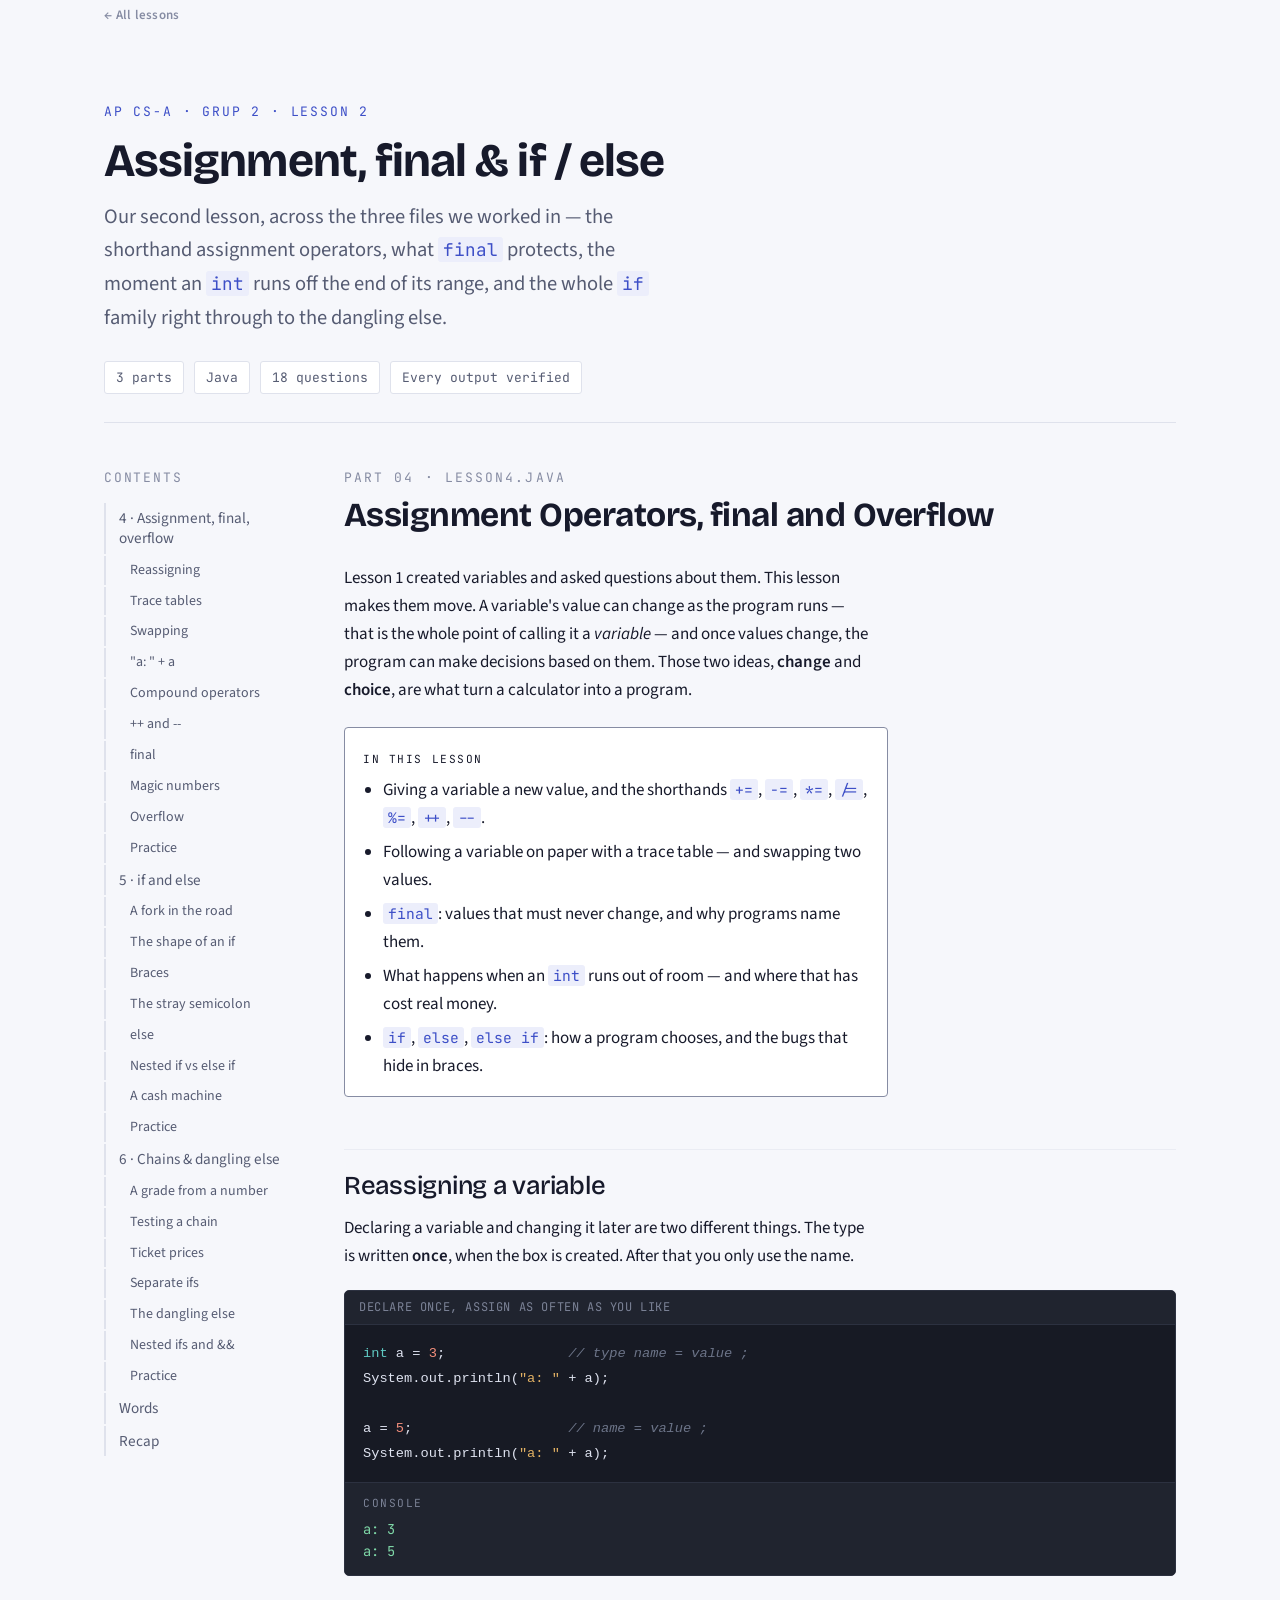
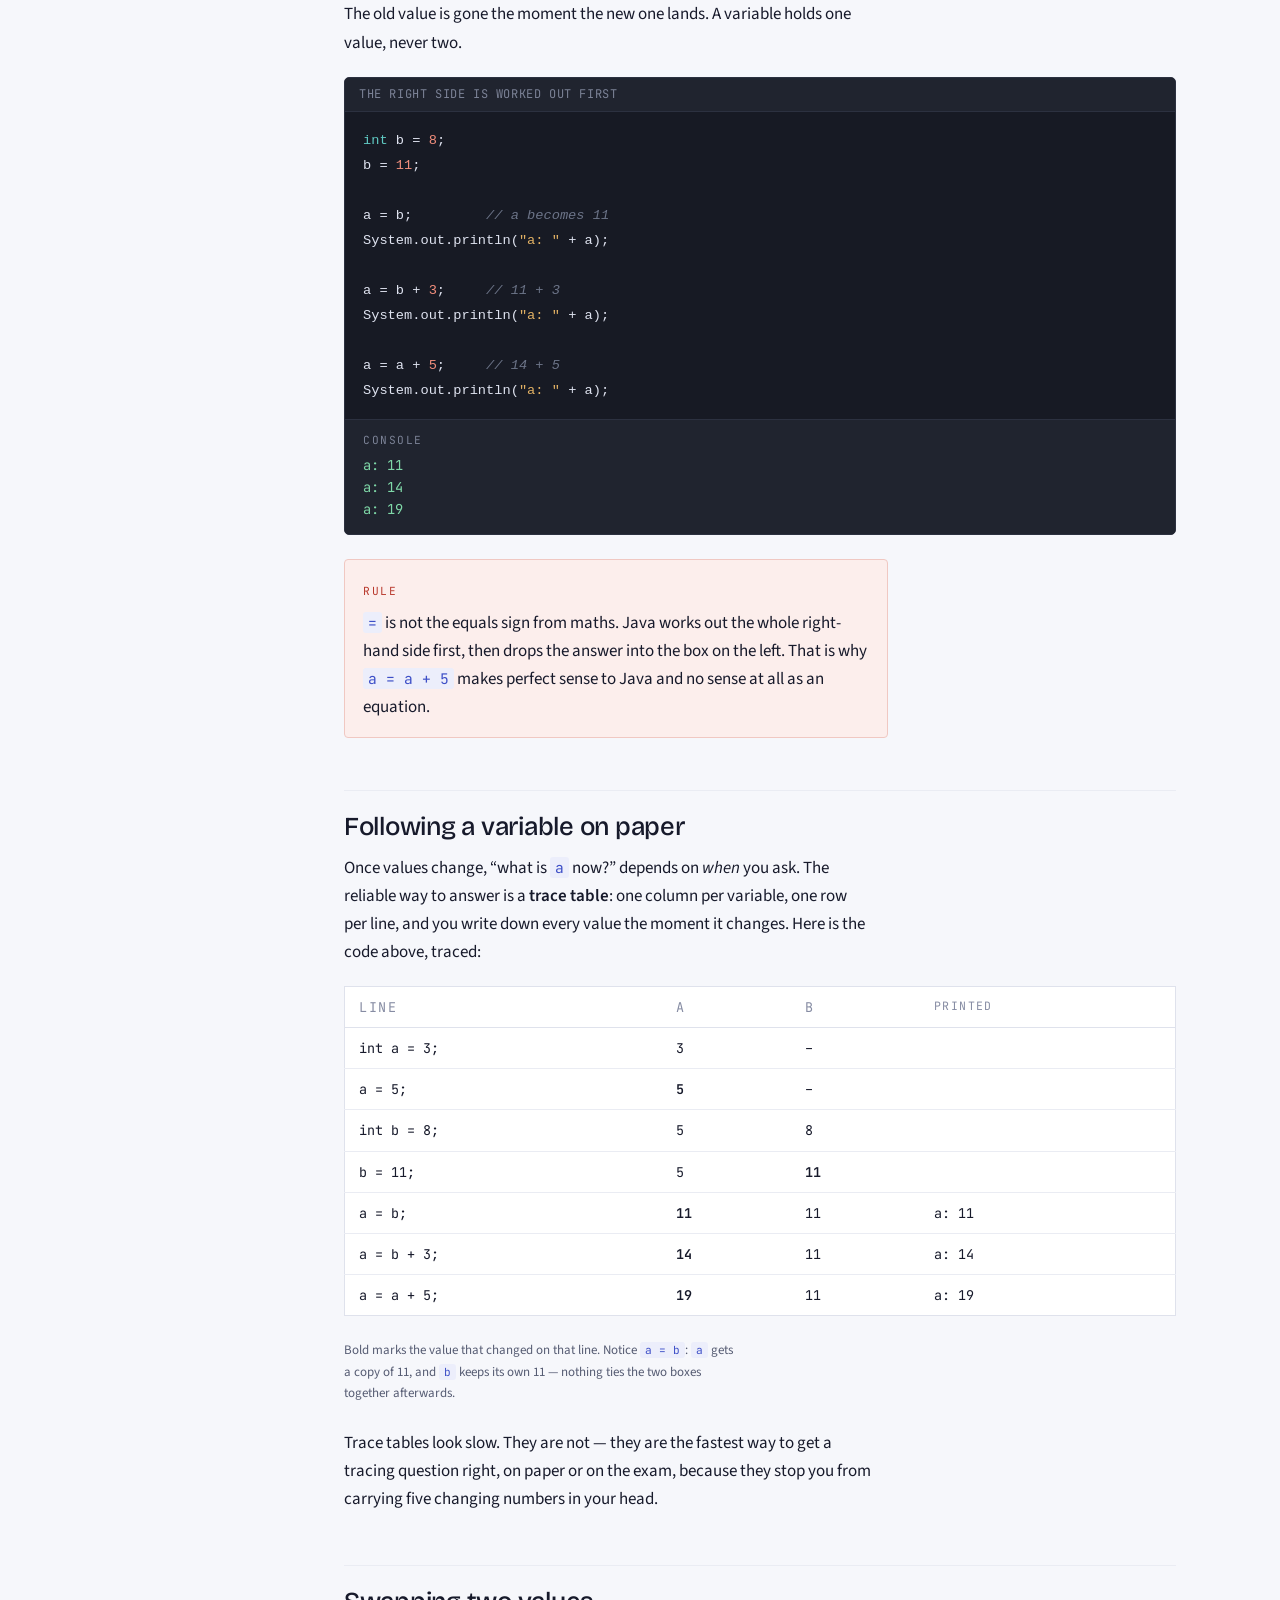
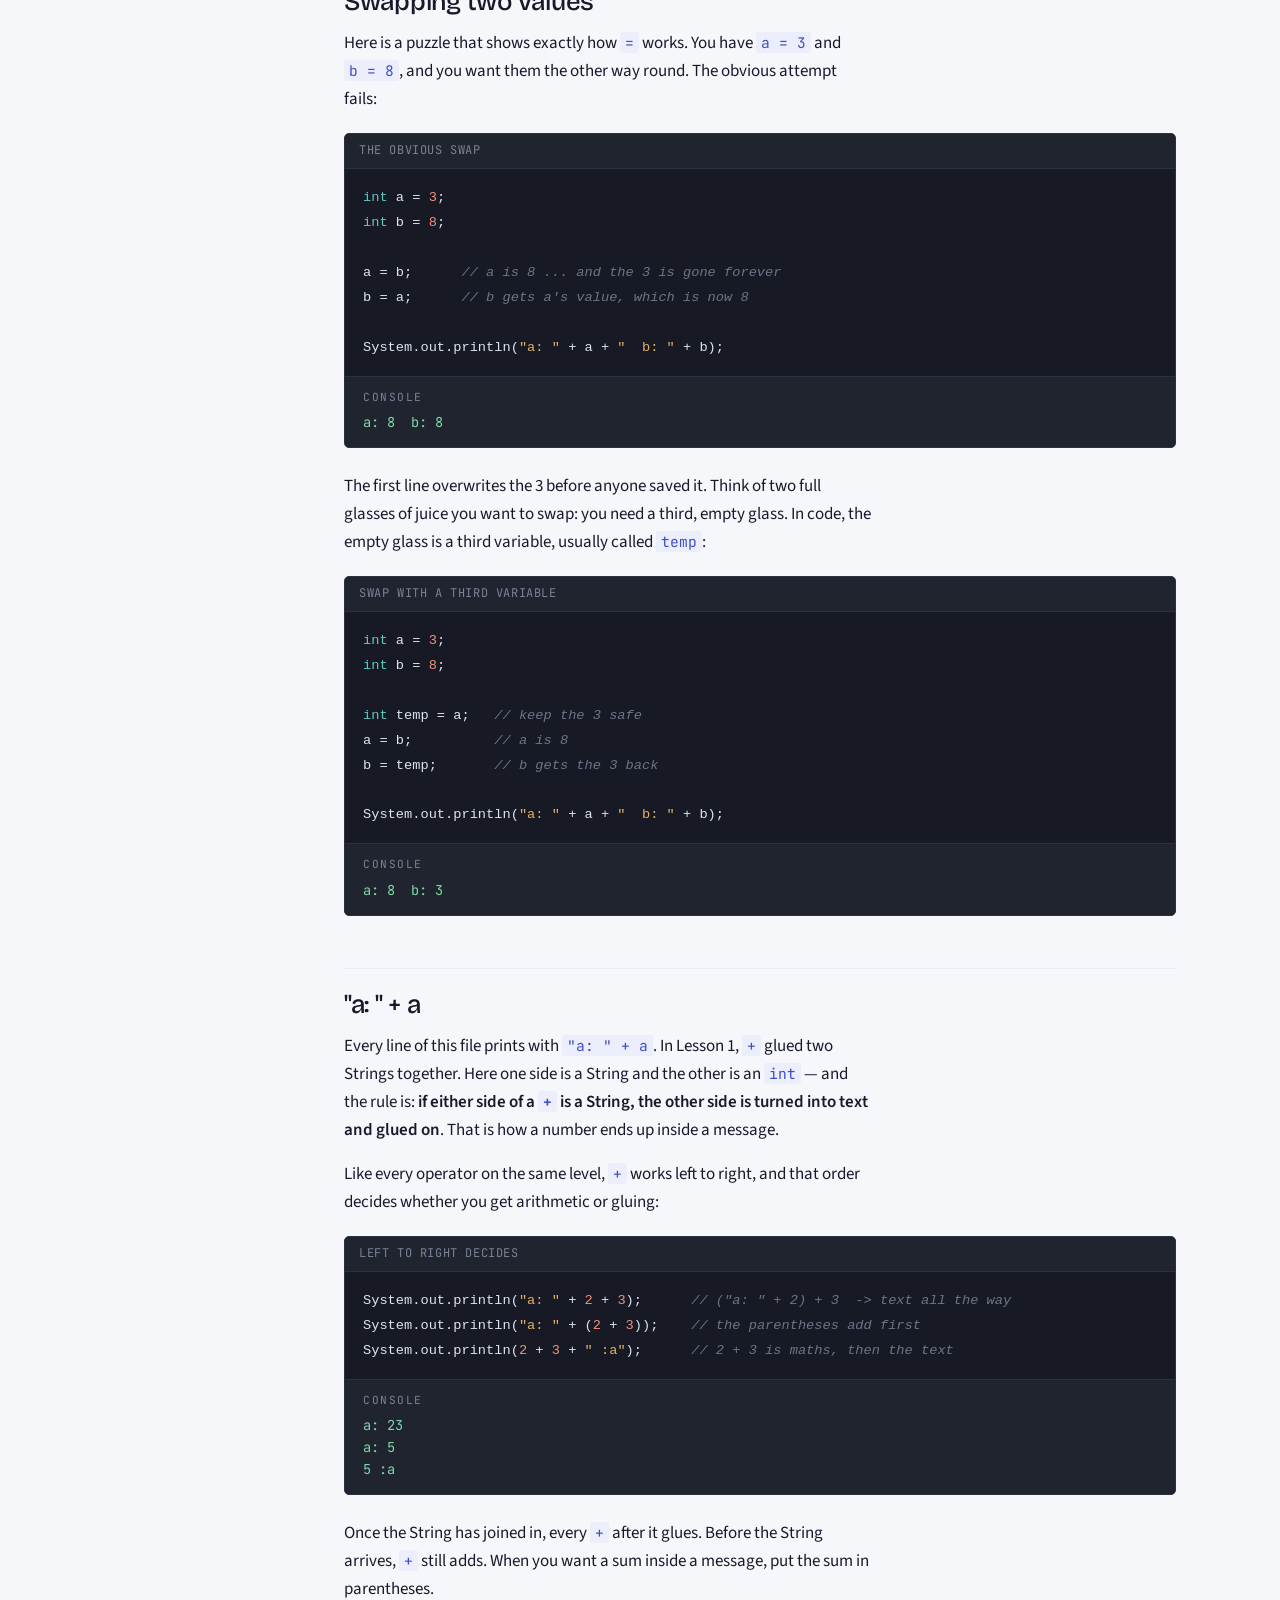
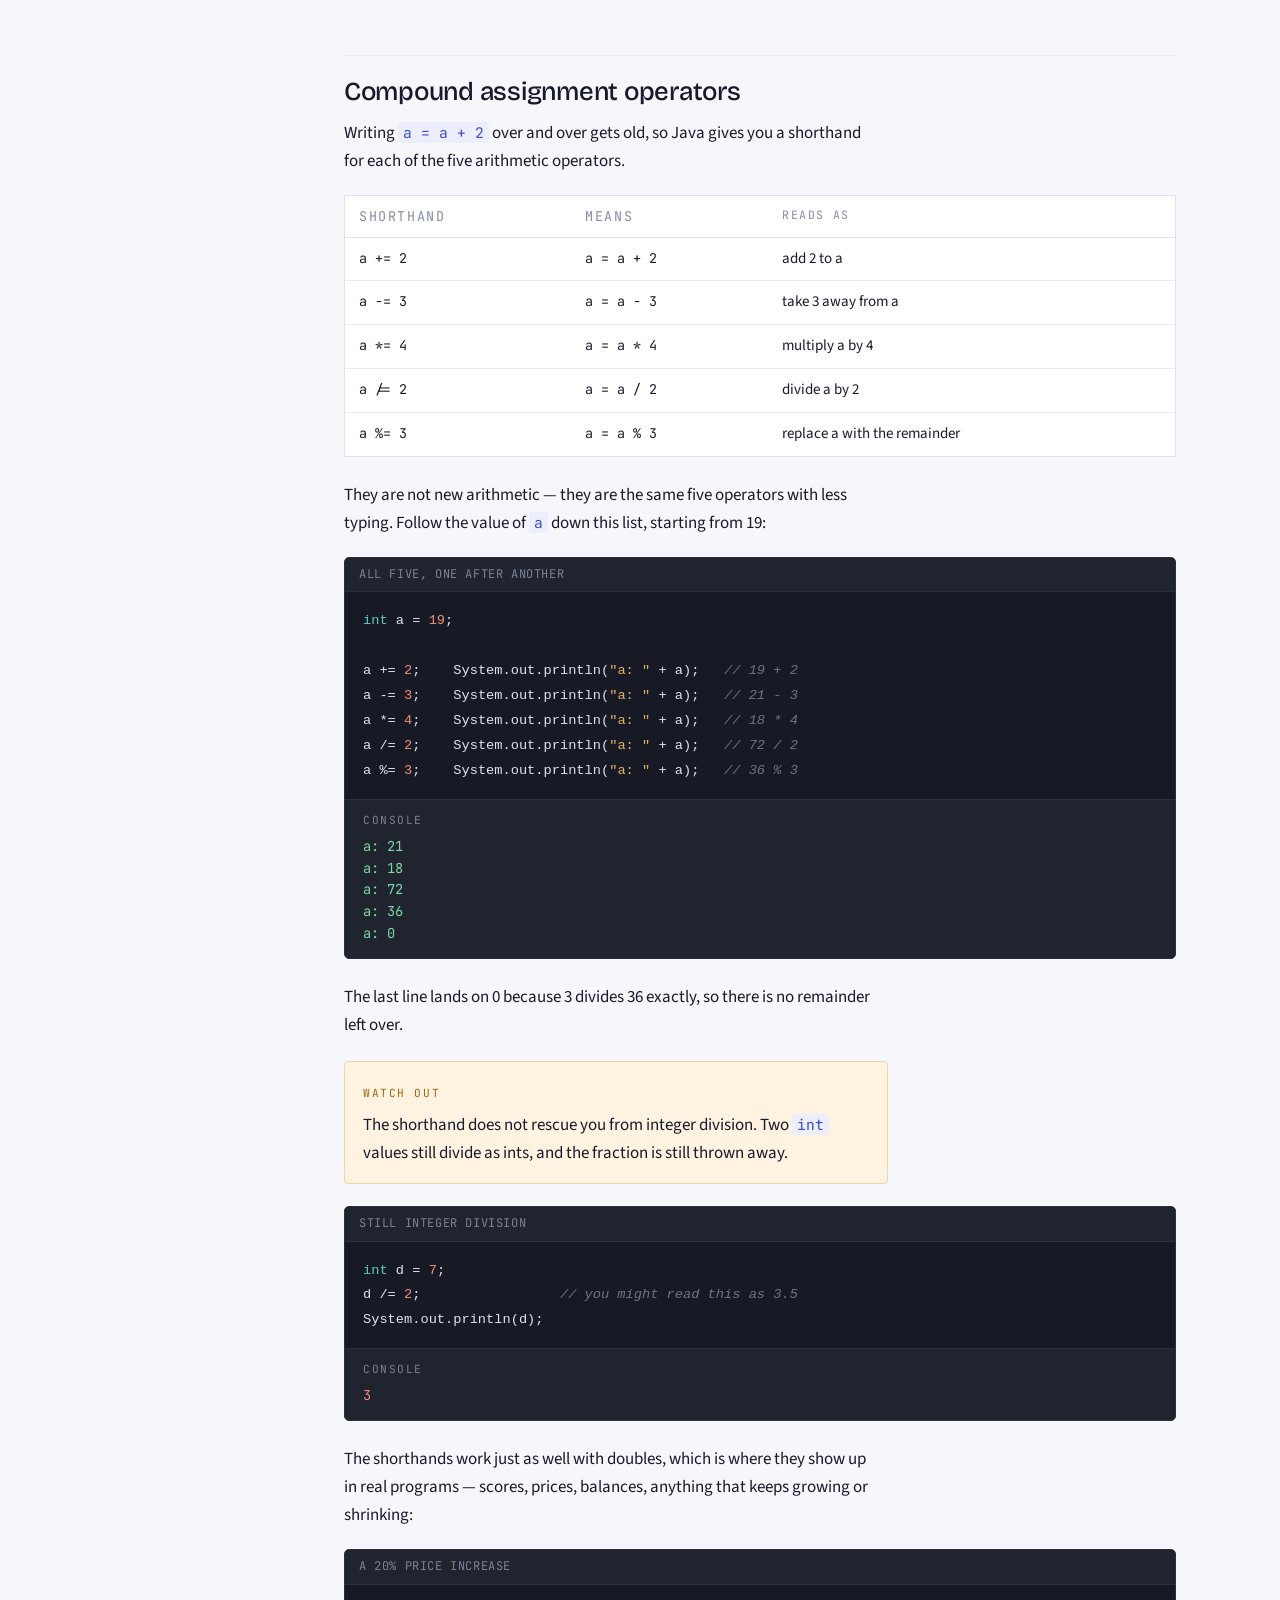
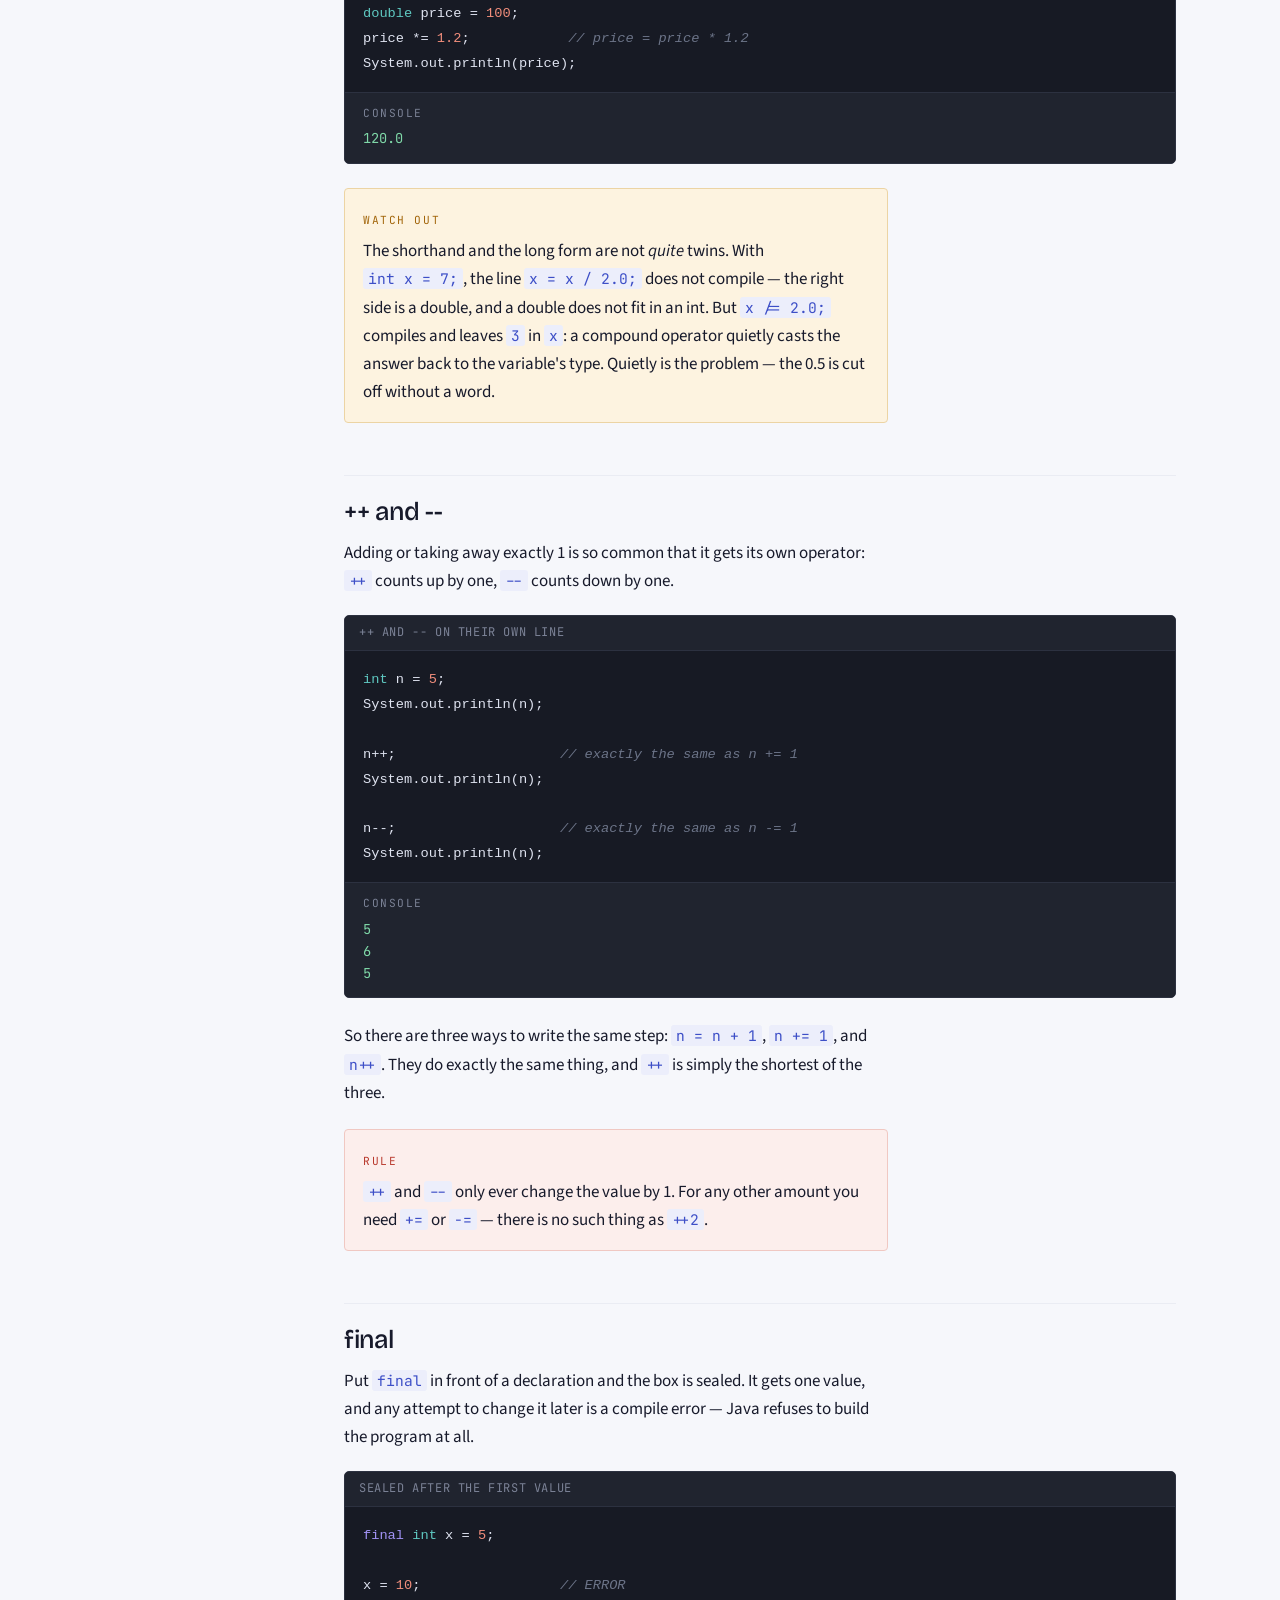
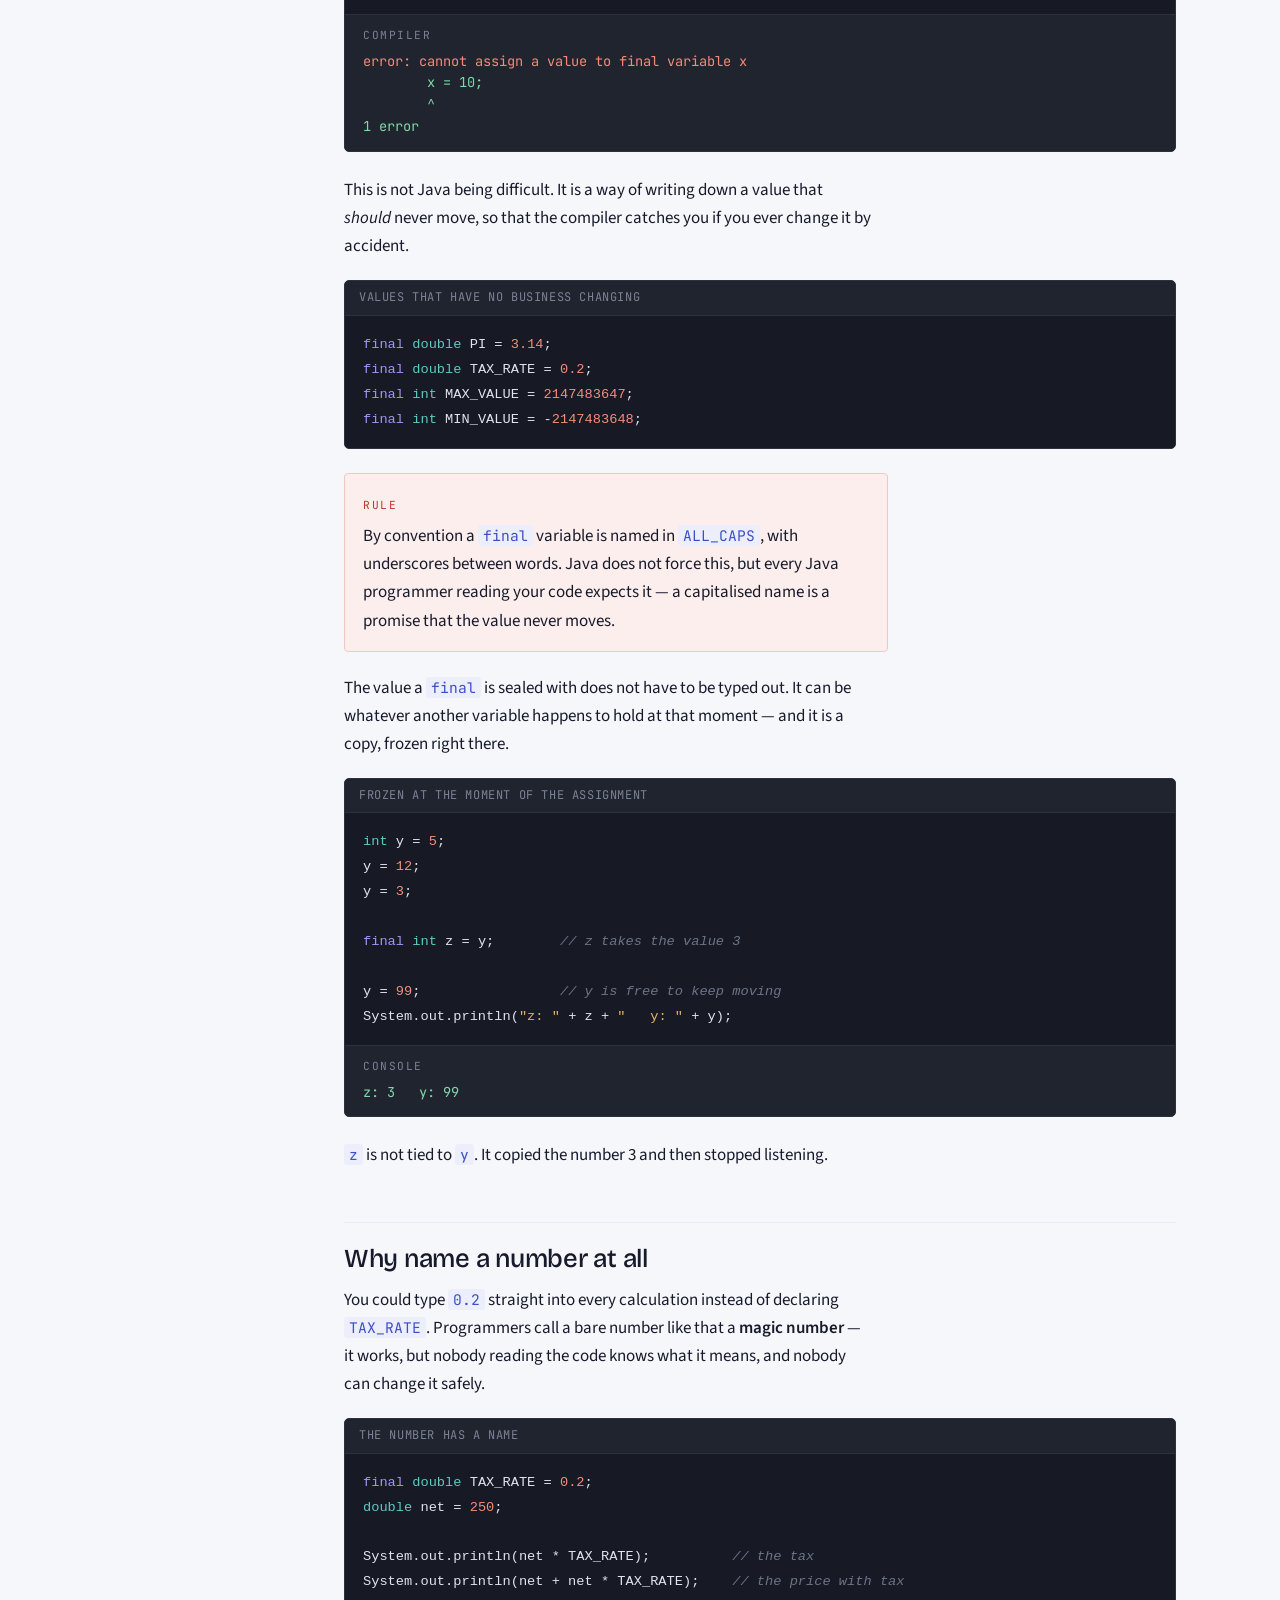
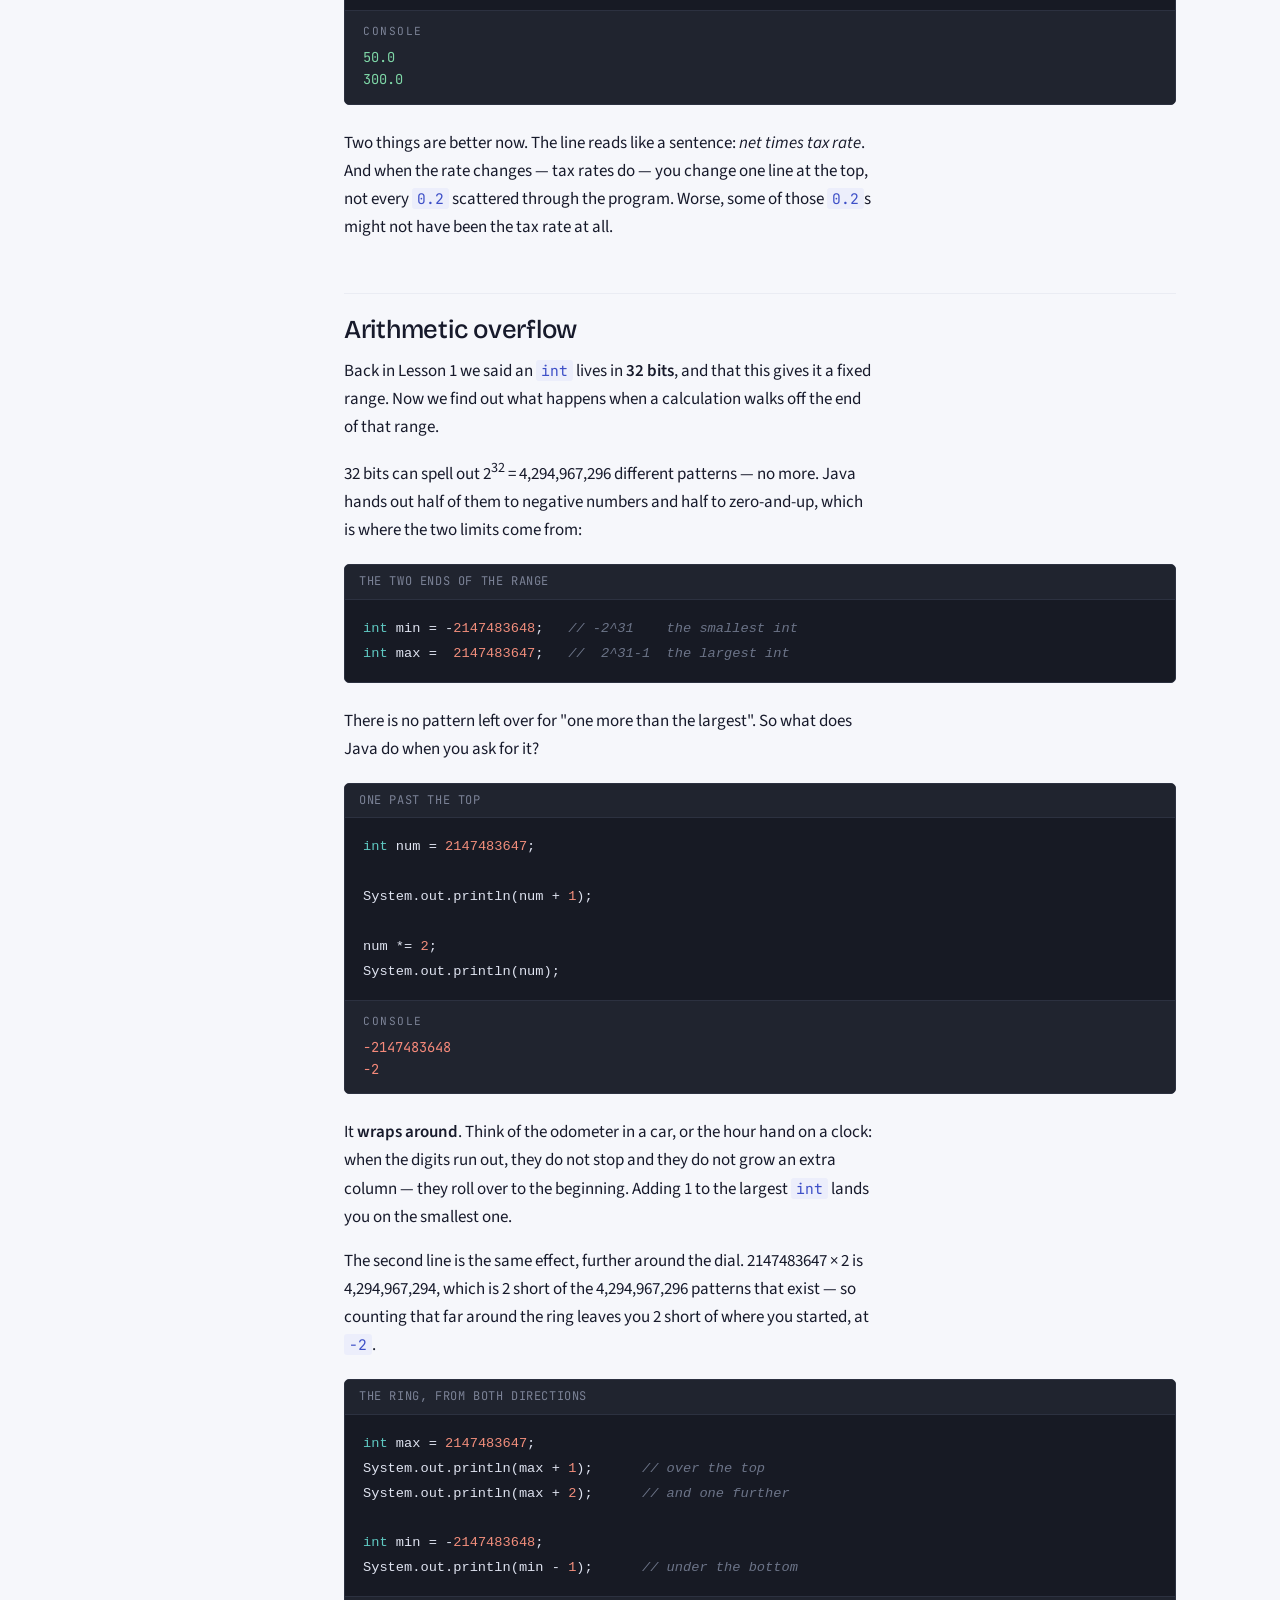
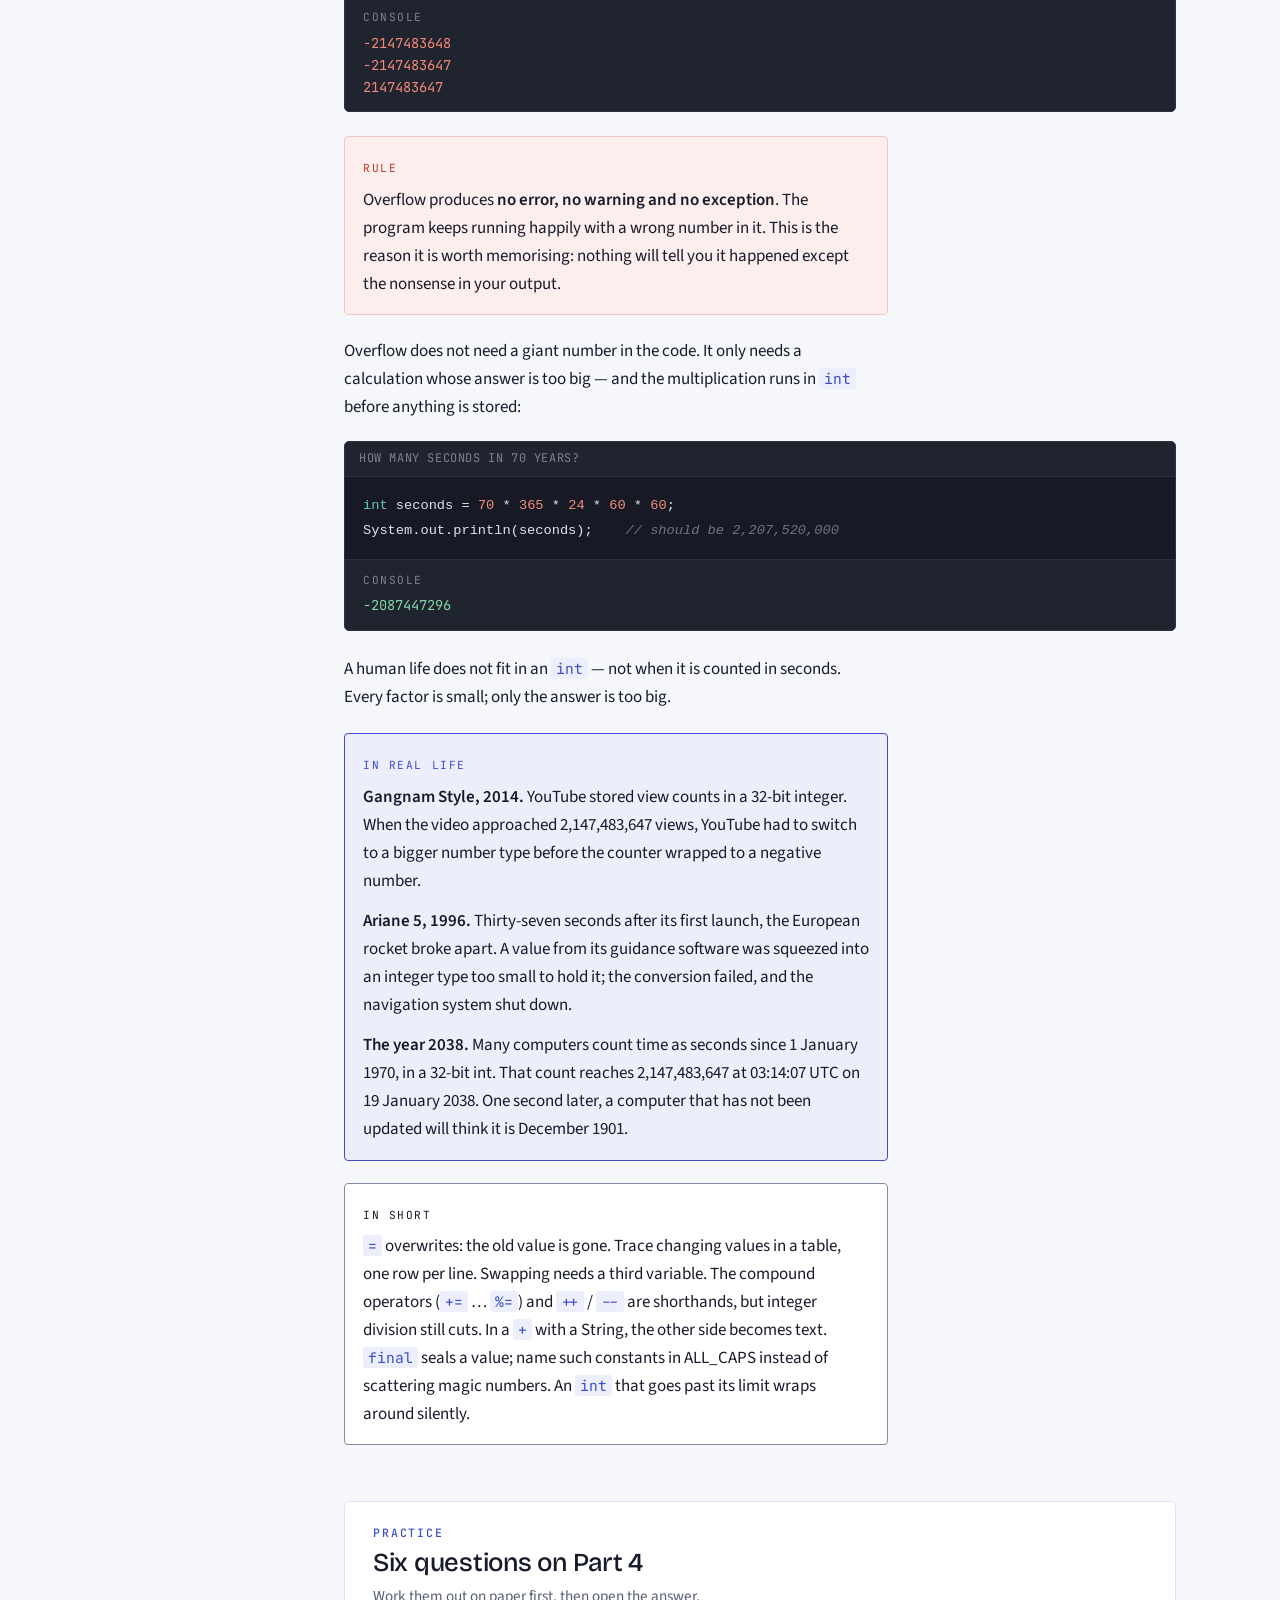
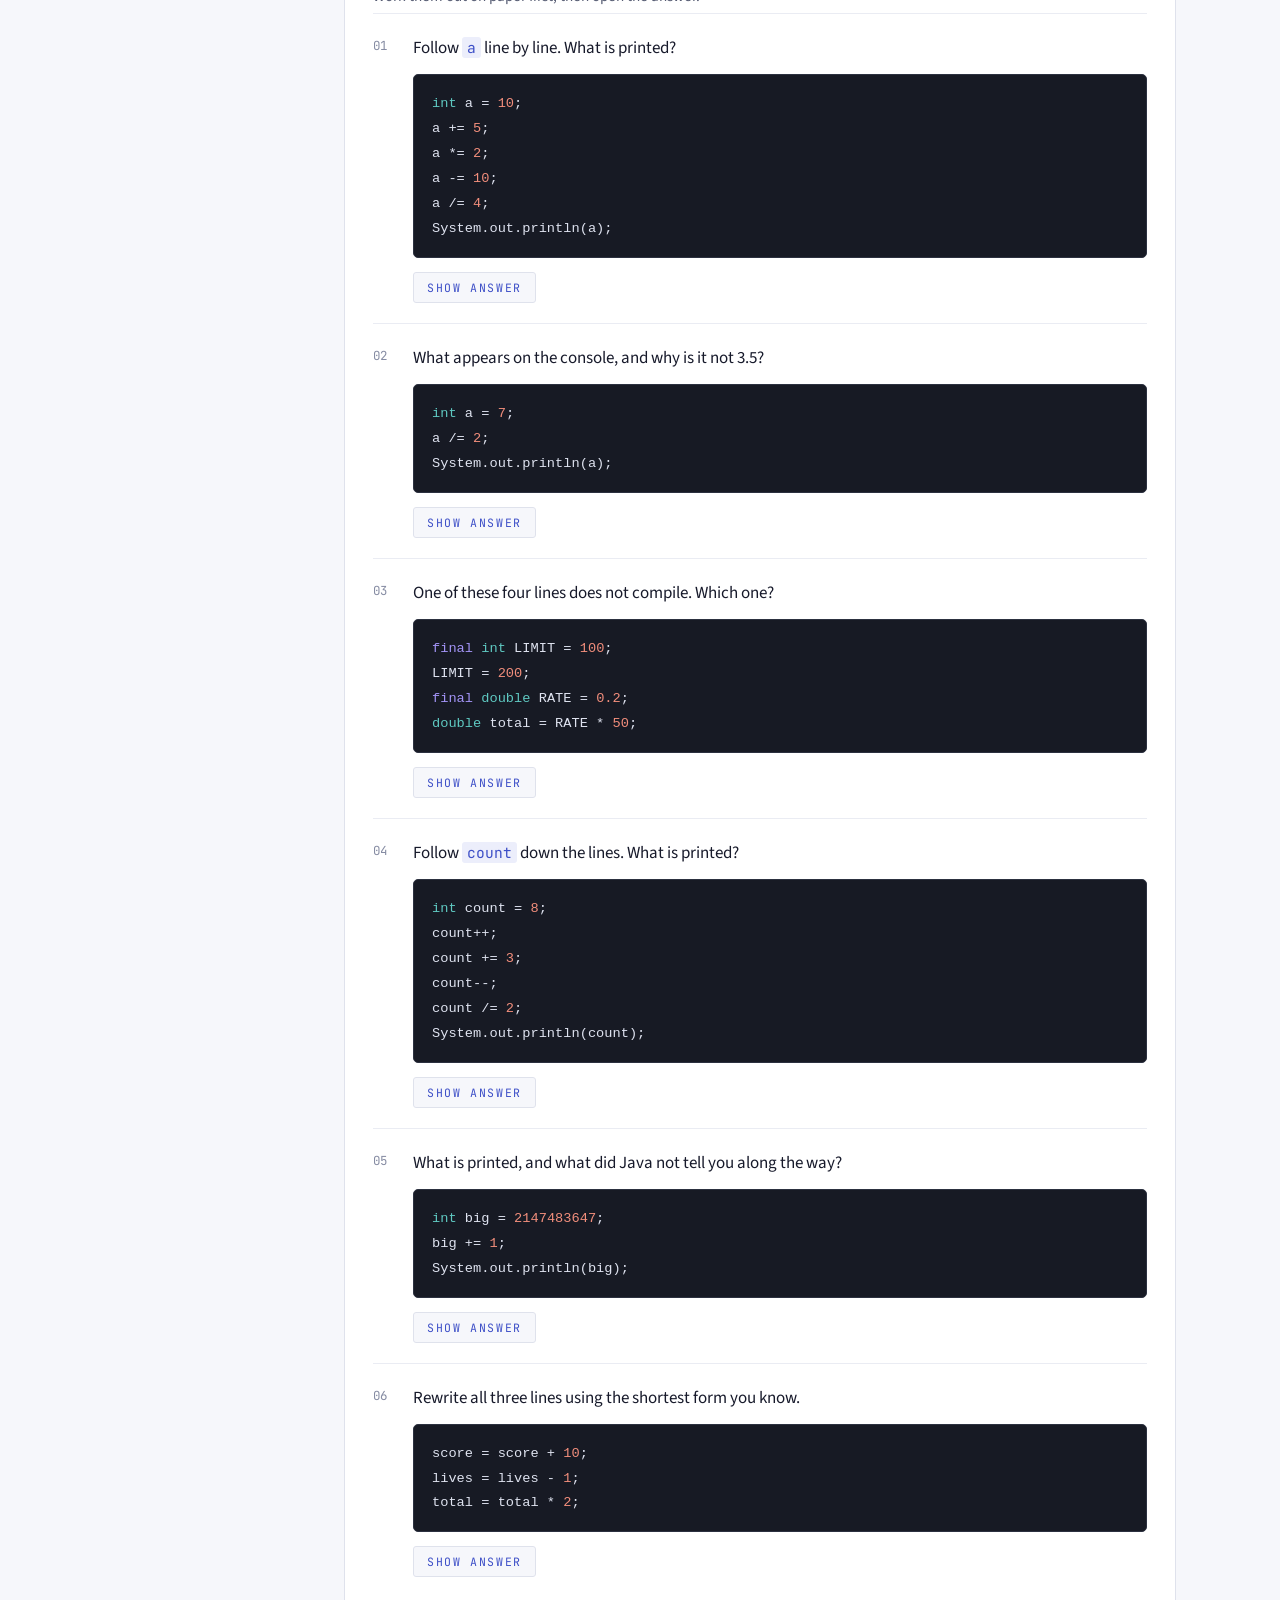
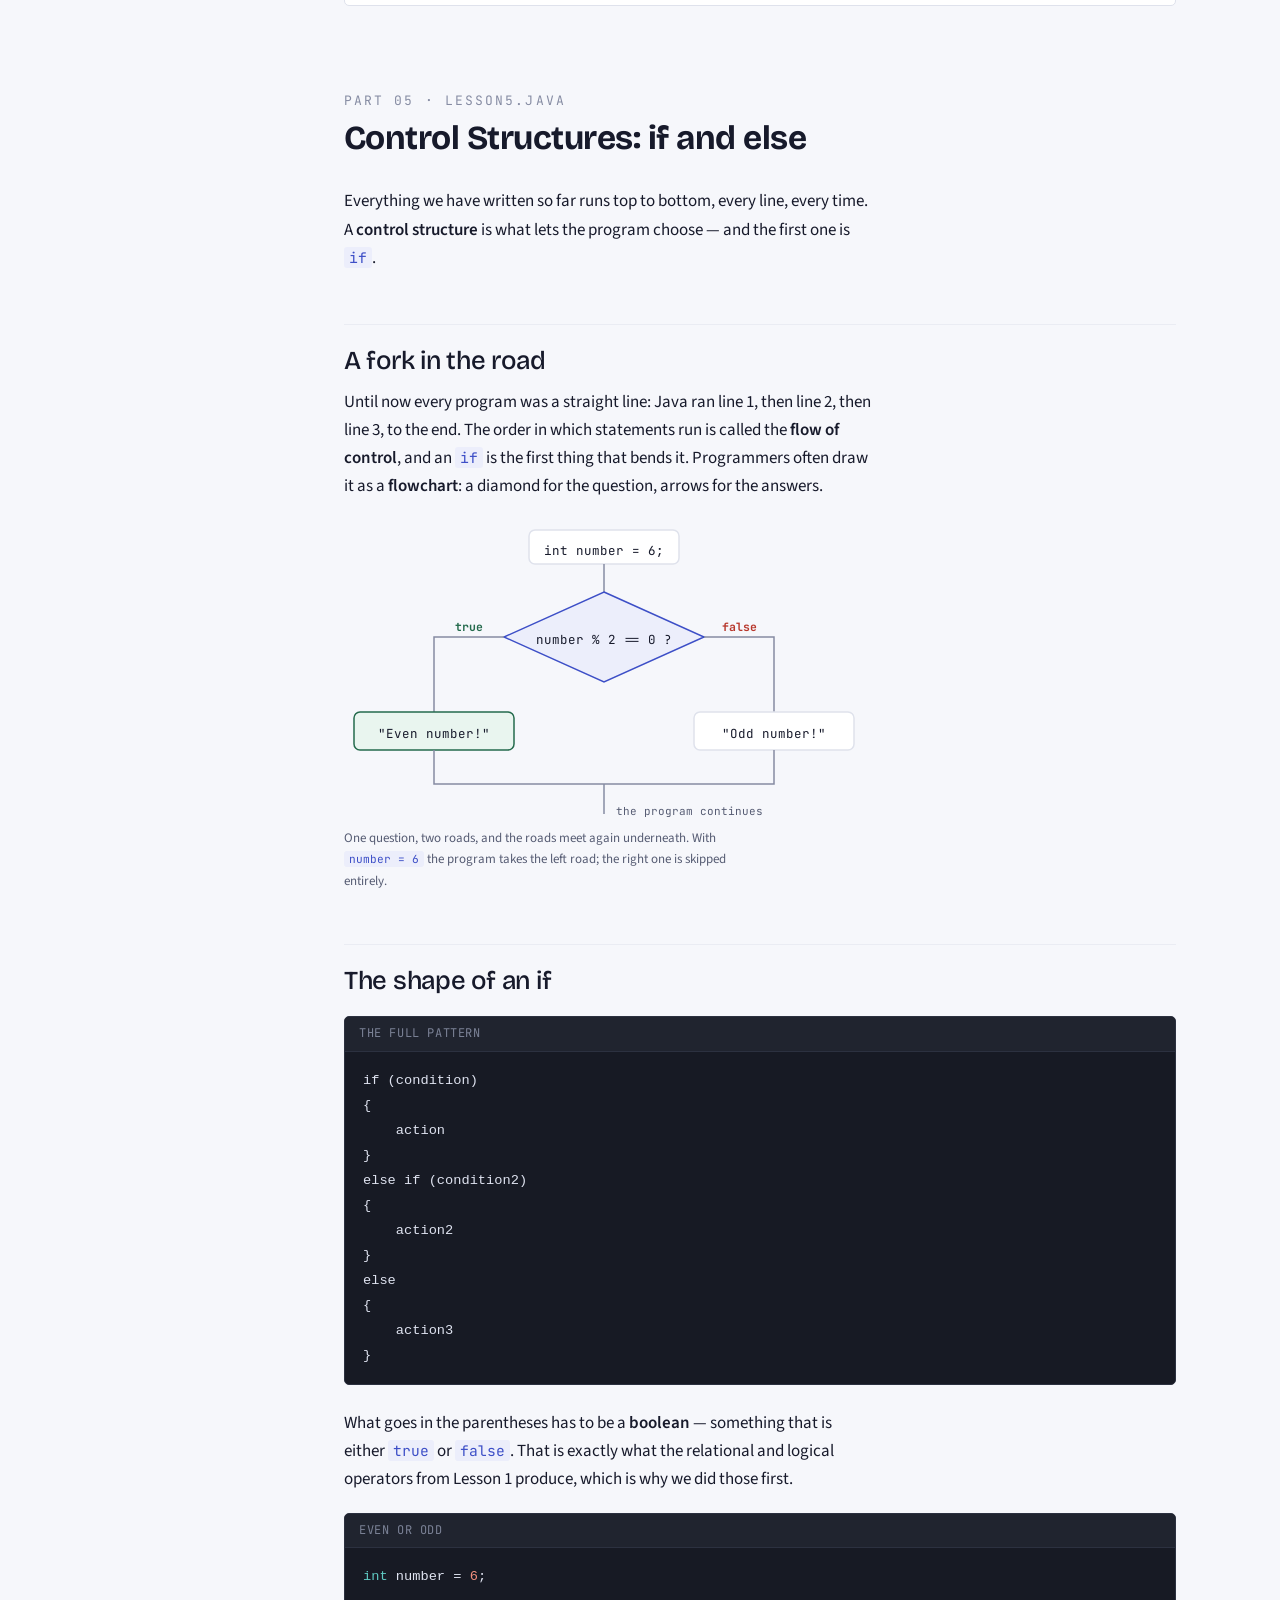
<file: docs/lesson2.html>
<!doctype html>
<html lang="en">
<head>
<meta charset="utf-8">
<meta name="viewport" content="width=device-width, initial-scale=1">
<meta name="description" content="AP CS-A Grup 2 — Lesson 2: assignment operators, ++ and --, final, int overflow, and the whole if / else if / else family including the dangling else.">
<link rel="icon" href='data:image/svg+xml,<svg xmlns="http://www.w3.org/2000/svg" viewBox="0 0 100 100"><text y=".9em" font-size="90">%E2%98%95</text></svg>'>
<title>Lesson 2 · Assignment, final &amp; if / else — AP CS-A Grup 2</title>
<link rel="preconnect" href="https://fonts.googleapis.com">
<link rel="preconnect" href="https://fonts.gstatic.com" crossorigin>
<link rel="stylesheet" href="https://fonts.googleapis.com/css2?family=Bricolage+Grotesque:opsz,wght@12..96,500;12..96,700&family=Source+Sans+3:ital,wght@0,400;0,600;1,400&family=JetBrains+Mono:wght@400;700&display=swap">

<link rel="stylesheet" href="style.css">

</head>
<body>

<div class="wrap">

  <a class="backlink" href="./">← All lessons</a>

  <header class="masthead">
    <p class="eyebrow">AP CS-A · Grup 2 · Lesson 2</p>
    <h1>Assignment, final &amp; if / else</h1>
    <p class="deck">Our second lesson, across the three files we worked in — the shorthand assignment operators, what <code class="inl">final</code> protects, the moment an <code class="inl">int</code> runs off the end of its range, and the whole <code class="inl">if</code> family right through to the dangling else.</p>
    <ul class="facts">
      <li>3 parts</li>
      <li>Java</li>
      <li>18 questions</li>
      <li>Every output verified</li>
    </ul>
  </header>

  <div class="layout">

    <nav class="toc" aria-label="Contents">
      <h2>Contents</h2>
      <ol>
        <li><a href="#l4">4 · Assignment, final, overflow</a></li>
        <li><a class="sub" href="#l4-assign">Reassigning</a></li>
        <li><a class="sub" href="#l4-trace">Trace tables</a></li>
        <li><a class="sub" href="#l4-swap">Swapping</a></li>
        <li><a class="sub" href="#l4-concat">"a: " + a</a></li>
        <li><a class="sub" href="#l4-compound">Compound operators</a></li>
        <li><a class="sub" href="#l4-incr">++ and --</a></li>
        <li><a class="sub" href="#l4-final">final</a></li>
        <li><a class="sub" href="#l4-magic">Magic numbers</a></li>
        <li><a class="sub" href="#l4-overflow">Overflow</a></li>
        <li><a class="sub" href="#p4">Practice</a></li>
        <li><a href="#l5">5 · if and else</a></li>
        <li><a class="sub" href="#l5-flow">A fork in the road</a></li>
        <li><a class="sub" href="#l5-shape">The shape of an if</a></li>
        <li><a class="sub" href="#l5-braces">Braces</a></li>
        <li><a class="sub" href="#l5-semi">The stray semicolon</a></li>
        <li><a class="sub" href="#l5-else">else</a></li>
        <li><a class="sub" href="#l5-nested">Nested if vs else if</a></li>
        <li><a class="sub" href="#l5-atm">A cash machine</a></li>
        <li><a class="sub" href="#p5">Practice</a></li>
        <li><a href="#l6">6 · Chains &amp; dangling else</a></li>
        <li><a class="sub" href="#l6-grade">A grade from a number</a></li>
        <li><a class="sub" href="#l6-test">Testing a chain</a></li>
        <li><a class="sub" href="#l6-ticket">Ticket prices</a></li>
        <li><a class="sub" href="#l6-separate">Separate ifs</a></li>
        <li><a class="sub" href="#l6-dangling">The dangling else</a></li>
        <li><a class="sub" href="#l6-and">Nested ifs and &amp;&amp;</a></li>
        <li><a class="sub" href="#p6">Practice</a></li>
        <li><a href="#words">Words</a></li>
        <li><a href="#recap">Recap</a></li>
      </ol>
    </nav>

    <main>

      <!-- ============ PART 4 ============ -->
      <section class="lesson" id="l4">
        <div class="lesson-head">
          <span class="lesson-no">Part 04 · Lesson4.java</span>
          <h2 class="lesson-title">Assignment Operators, final and Overflow</h2>
        </div>

        <p>Lesson 1 created variables and asked questions about them. This lesson makes them move. A variable's value can change as the program runs — that is the whole point of calling it a <em>variable</em> — and once values change, the program can make decisions based on them. Those two ideas, <strong>change</strong> and <strong>choice</strong>, are what turn a calculator into a program.</p>

        <div class="note note--sum">
          <span class="tag">In this lesson</span>
          <ul class="plain">
            <li>Giving a variable a new value, and the shorthands <code class="inl">+=</code>, <code class="inl">-=</code>, <code class="inl">*=</code>, <code class="inl">/=</code>, <code class="inl">%=</code>, <code class="inl">++</code>, <code class="inl">--</code>.</li>
            <li>Following a variable on paper with a trace table — and swapping two values.</li>
            <li><code class="inl">final</code>: values that must never change, and why programs name them.</li>
            <li>What happens when an <code class="inl">int</code> runs out of room — and where that has cost real money.</li>
            <li><code class="inl">if</code>, <code class="inl">else</code>, <code class="inl">else if</code>: how a program chooses, and the bugs that hide in braces.</li>
          </ul>
        </div>

        <h3 id="l4-assign">Reassigning a variable</h3>

        <p>Declaring a variable and changing it later are two different things. The type is written <strong>once</strong>, when the box is created. After that you only use the name.</p>

        <div class="ex">
          <div class="ex-head"><span>Declare once, assign as often as you like</span></div>
          <pre class="code"><code>int a = 3;               // type name = value ;
System.out.println("a: " + a);

a = 5;                   // name = value ;
System.out.println("a: " + a);</code></pre>
          <div class="out"><span class="out-label">Console</span><pre>a: 3
a: 5</pre></div>
        </div>

        <p>The old value is gone the moment the new one lands. A variable holds one value, never two.</p>

        <div class="ex">
          <div class="ex-head"><span>The right side is worked out first</span></div>
          <pre class="code"><code>int b = 8;
b = 11;

a = b;         // a becomes 11
System.out.println("a: " + a);

a = b + 3;     // 11 + 3
System.out.println("a: " + a);

a = a + 5;     // 14 + 5
System.out.println("a: " + a);</code></pre>
          <div class="out"><span class="out-label">Console</span><pre>a: 11
a: 14
a: 19</pre></div>
        </div>

        <div class="note note--rule">
          <span class="tag">Rule</span>
          <p><code class="inl">=</code> is not the equals sign from maths. Java works out the whole right-hand side first, then drops the answer into the box on the left. That is why <code class="inl">a = a + 5</code> makes perfect sense to Java and no sense at all as an equation.</p>
        </div>

        <h3 id="l4-trace">Following a variable on paper</h3>

        <p>Once values change, “what is <code class="inl">a</code> now?” depends on <em>when</em> you ask. The reliable way to answer is a <strong>trace table</strong>: one column per variable, one row per line, and you write down every value the moment it changes. Here is the code above, traced:</p>

        <div class="scroll">
          <table>
            <thead><tr><th class="mono">Line</th><th class="mono">a</th><th class="mono">b</th><th>Printed</th></tr></thead>
            <tbody>
              <tr><td class="mono">int a = 3;</td><td class="mono">3</td><td class="mono">–</td><td></td></tr>
              <tr><td class="mono">a = 5;</td><td class="mono"><strong>5</strong></td><td class="mono">–</td><td></td></tr>
              <tr><td class="mono">int b = 8;</td><td class="mono">5</td><td class="mono">8</td><td></td></tr>
              <tr><td class="mono">b = 11;</td><td class="mono">5</td><td class="mono"><strong>11</strong></td><td></td></tr>
              <tr><td class="mono">a = b;</td><td class="mono"><strong>11</strong></td><td class="mono">11</td><td class="mono">a: 11</td></tr>
              <tr><td class="mono">a = b + 3;</td><td class="mono"><strong>14</strong></td><td class="mono">11</td><td class="mono">a: 14</td></tr>
              <tr><td class="mono">a = a + 5;</td><td class="mono"><strong>19</strong></td><td class="mono">11</td><td class="mono">a: 19</td></tr>
            </tbody>
          </table>
        </div>
        <p class="fig-cap">Bold marks the value that changed on that line. Notice <code class="inl">a = b</code>: <code class="inl">a</code> gets a copy of 11, and <code class="inl">b</code> keeps its own 11 — nothing ties the two boxes together afterwards.</p>

        <p>Trace tables look slow. They are not — they are the fastest way to get a tracing question right, on paper or on the exam, because they stop you from carrying five changing numbers in your head.</p>

        <h3 id="l4-swap">Swapping two values</h3>

        <p>Here is a puzzle that shows exactly how <code class="inl">=</code> works. You have <code class="inl">a = 3</code> and <code class="inl">b = 8</code>, and you want them the other way round. The obvious attempt fails:</p>

        <div class="ex">
          <div class="ex-head"><span>The obvious swap</span></div>
          <pre class="code"><code>int a = 3;
int b = 8;

a = b;      // a is 8 ... and the 3 is gone forever
b = a;      // b gets a's value, which is now 8

System.out.println("a: " + a + "  b: " + b);</code></pre>
          <div class="out"><span class="out-label">Console</span><pre>a: 8  b: 8</pre></div>
        </div>

        <p>The first line overwrites the 3 before anyone saved it. Think of two full glasses of juice you want to swap: you need a third, empty glass. In code, the empty glass is a third variable, usually called <code class="inl">temp</code>:</p>

        <div class="ex">
          <div class="ex-head"><span>Swap with a third variable</span></div>
          <pre class="code"><code>int a = 3;
int b = 8;

int temp = a;   // keep the 3 safe
a = b;          // a is 8
b = temp;       // b gets the 3 back

System.out.println("a: " + a + "  b: " + b);</code></pre>
          <div class="out"><span class="out-label">Console</span><pre>a: 8  b: 3</pre></div>
        </div>

        <h3 id="l4-concat">"a: " + a</h3>

        <p>Every line of this file prints with <code class="inl">"a: " + a</code>. In Lesson 1, <code class="inl">+</code> glued two Strings together. Here one side is a String and the other is an <code class="inl">int</code> — and the rule is: <strong>if either side of a <code class="inl">+</code> is a String, the other side is turned into text and glued on</strong>. That is how a number ends up inside a message.</p>

        <p>Like every operator on the same level, <code class="inl">+</code> works left to right, and that order decides whether you get arithmetic or gluing:</p>

        <div class="ex">
          <div class="ex-head"><span>Left to right decides</span></div>
          <pre class="code"><code>System.out.println("a: " + 2 + 3);      // ("a: " + 2) + 3  -> text all the way
System.out.println("a: " + (2 + 3));    // the parentheses add first
System.out.println(2 + 3 + " :a");      // 2 + 3 is maths, then the text</code></pre>
          <div class="out"><span class="out-label">Console</span><pre>a: 23
a: 5
5 :a</pre></div>
        </div>

        <p>Once the String has joined in, every <code class="inl">+</code> after it glues. Before the String arrives, <code class="inl">+</code> still adds. When you want a sum inside a message, put the sum in parentheses.</p>

        <h3 id="l4-compound">Compound assignment operators</h3>

        <p>Writing <code class="inl">a = a + 2</code> over and over gets old, so Java gives you a shorthand for each of the five arithmetic operators.</p>

        <div class="scroll">
          <table>
            <thead>
              <tr><th class="mono">Shorthand</th><th class="mono">Means</th><th>Reads as</th></tr>
            </thead>
            <tbody>
              <tr><td class="mono">a += 2</td><td class="mono">a = a + 2</td><td>add 2 to a</td></tr>
              <tr><td class="mono">a -= 3</td><td class="mono">a = a - 3</td><td>take 3 away from a</td></tr>
              <tr><td class="mono">a *= 4</td><td class="mono">a = a * 4</td><td>multiply a by 4</td></tr>
              <tr><td class="mono">a /= 2</td><td class="mono">a = a / 2</td><td>divide a by 2</td></tr>
              <tr><td class="mono">a %= 3</td><td class="mono">a = a % 3</td><td>replace a with the remainder</td></tr>
            </tbody>
          </table>
        </div>

        <p>They are not new arithmetic — they are the same five operators with less typing. Follow the value of <code class="inl">a</code> down this list, starting from 19:</p>

        <div class="ex">
          <div class="ex-head"><span>All five, one after another</span></div>
          <pre class="code"><code>int a = 19;

a += 2;    System.out.println("a: " + a);   // 19 + 2
a -= 3;    System.out.println("a: " + a);   // 21 - 3
a *= 4;    System.out.println("a: " + a);   // 18 * 4
a /= 2;    System.out.println("a: " + a);   // 72 / 2
a %= 3;    System.out.println("a: " + a);   // 36 % 3</code></pre>
          <div class="out"><span class="out-label">Console</span><pre>a: 21
a: 18
a: 72
a: 36
a: 0</pre></div>
        </div>

        <p>The last line lands on 0 because 3 divides 36 exactly, so there is no remainder left over.</p>

        <div class="note note--trap">
          <span class="tag">Watch out</span>
          <p>The shorthand does not rescue you from integer division. Two <code class="inl">int</code> values still divide as ints, and the fraction is still thrown away.</p>
        </div>

        <div class="ex">
          <div class="ex-head"><span>Still integer division</span></div>
          <pre class="code"><code>int d = 7;
d /= 2;                 // you might read this as 3.5
System.out.println(d);</code></pre>
          <div class="out"><span class="out-label">Console</span><pre><em>3</em></pre></div>
        </div>

        <p>The shorthands work just as well with doubles, which is where they show up in real programs — scores, prices, balances, anything that keeps growing or shrinking:</p>

        <div class="ex">
          <div class="ex-head"><span>A 20% price increase</span></div>
          <pre class="code"><code>double price = 100;
price *= 1.2;            // price = price * 1.2
System.out.println(price);</code></pre>
          <div class="out"><span class="out-label">Console</span><pre>120.0</pre></div>
        </div>

        <div class="note note--trap">
          <span class="tag">Watch out</span>
          <p>The shorthand and the long form are not <em>quite</em> twins. With <code class="inl">int x = 7;</code>, the line <code class="inl">x = x / 2.0;</code> does not compile — the right side is a double, and a double does not fit in an int. But <code class="inl">x /= 2.0;</code> compiles and leaves <code class="inl">3</code> in <code class="inl">x</code>: a compound operator quietly casts the answer back to the variable's type. Quietly is the problem — the 0.5 is cut off without a word.</p>
        </div>

        <h3 id="l4-incr">++ and --</h3>

        <p>Adding or taking away exactly 1 is so common that it gets its own operator: <code class="inl">++</code> counts up by one, <code class="inl">--</code> counts down by one.</p>

        <div class="ex">
          <div class="ex-head"><span>++ and -- on their own line</span></div>
          <pre class="code"><code>int n = 5;
System.out.println(n);

n++;                    // exactly the same as n += 1
System.out.println(n);

n--;                    // exactly the same as n -= 1
System.out.println(n);</code></pre>
          <div class="out"><span class="out-label">Console</span><pre>5
6
5</pre></div>
        </div>

        <p>So there are three ways to write the same step: <code class="inl">n = n + 1</code>, <code class="inl">n += 1</code>, and <code class="inl">n++</code>. They do exactly the same thing, and <code class="inl">++</code> is simply the shortest of the three.</p>

        <div class="note note--rule">
          <span class="tag">Rule</span>
          <p><code class="inl">++</code> and <code class="inl">--</code> only ever change the value by 1. For any other amount you need <code class="inl">+=</code> or <code class="inl">-=</code> — there is no such thing as <code class="inl">++2</code>.</p>
        </div>

        <h3 id="l4-final">final</h3>

        <p>Put <code class="inl">final</code> in front of a declaration and the box is sealed. It gets one value, and any attempt to change it later is a compile error — Java refuses to build the program at all.</p>

        <div class="ex">
          <div class="ex-head"><span>Sealed after the first value</span></div>
          <pre class="code"><code>final int x = 5;

x = 10;                 // ERROR</code></pre>
          <div class="out"><span class="out-label">Compiler</span><pre><em>error: cannot assign a value to final variable x</em>
        x = 10;
        ^
1 error</pre></div>
        </div>

        <p>This is not Java being difficult. It is a way of writing down a value that <em>should</em> never move, so that the compiler catches you if you ever change it by accident.</p>

        <div class="ex">
          <div class="ex-head"><span>Values that have no business changing</span></div>
          <pre class="code"><code>final double PI = 3.14;
final double TAX_RATE = 0.2;
final int MAX_VALUE = 2147483647;
final int MIN_VALUE = -2147483648;</code></pre>
        </div>

        <div class="note note--rule">
          <span class="tag">Rule</span>
          <p>By convention a <code class="inl">final</code> variable is named in <code class="inl">ALL_CAPS</code>, with underscores between words. Java does not force this, but every Java programmer reading your code expects it — a capitalised name is a promise that the value never moves.</p>
        </div>

        <p>The value a <code class="inl">final</code> is sealed with does not have to be typed out. It can be whatever another variable happens to hold at that moment — and it is a copy, frozen right there.</p>

        <div class="ex">
          <div class="ex-head"><span>Frozen at the moment of the assignment</span></div>
          <pre class="code"><code>int y = 5;
y = 12;
y = 3;

final int z = y;        // z takes the value 3

y = 99;                 // y is free to keep moving
System.out.println("z: " + z + "   y: " + y);</code></pre>
          <div class="out"><span class="out-label">Console</span><pre>z: 3   y: 99</pre></div>
        </div>

        <p><code class="inl">z</code> is not tied to <code class="inl">y</code>. It copied the number 3 and then stopped listening.</p>

        <h3 id="l4-magic">Why name a number at all</h3>

        <p>You could type <code class="inl">0.2</code> straight into every calculation instead of declaring <code class="inl">TAX_RATE</code>. Programmers call a bare number like that a <strong>magic number</strong> — it works, but nobody reading the code knows what it means, and nobody can change it safely.</p>

        <div class="ex">
          <div class="ex-head"><span>The number has a name</span></div>
          <pre class="code"><code>final double TAX_RATE = 0.2;
double net = 250;

System.out.println(net * TAX_RATE);          // the tax
System.out.println(net + net * TAX_RATE);    // the price with tax</code></pre>
          <div class="out"><span class="out-label">Console</span><pre>50.0
300.0</pre></div>
        </div>

        <p>Two things are better now. The line reads like a sentence: <em>net times tax rate</em>. And when the rate changes — tax rates do — you change one line at the top, not every <code class="inl">0.2</code> scattered through the program. Worse, some of those <code class="inl">0.2</code>s might not have been the tax rate at all.</p>

        <h3 id="l4-overflow">Arithmetic overflow</h3>

        <p>Back in Lesson 1 we said an <code class="inl">int</code> lives in <strong>32 bits</strong>, and that this gives it a fixed range. Now we find out what happens when a calculation walks off the end of that range.</p>

        <p>32 bits can spell out 2<sup>32</sup> = 4,294,967,296 different patterns — no more. Java hands out half of them to negative numbers and half to zero-and-up, which is where the two limits come from:</p>

        <div class="ex">
          <div class="ex-head"><span>The two ends of the range</span></div>
          <pre class="code"><code>int min = -2147483648;   // -2^31    the smallest int
int max =  2147483647;   //  2^31-1  the largest int</code></pre>
        </div>

        <p>There is no pattern left over for "one more than the largest". So what does Java do when you ask for it?</p>

        <div class="ex">
          <div class="ex-head"><span>One past the top</span></div>
          <pre class="code"><code>int num = 2147483647;

System.out.println(num + 1);

num *= 2;
System.out.println(num);</code></pre>
          <div class="out"><span class="out-label">Console</span><pre><em>-2147483648</em>
<em>-2</em></pre></div>
        </div>

        <p>It <strong>wraps around</strong>. Think of the odometer in a car, or the hour hand on a clock: when the digits run out, they do not stop and they do not grow an extra column — they roll over to the beginning. Adding 1 to the largest <code class="inl">int</code> lands you on the smallest one.</p>

        <p>The second line is the same effect, further around the dial. 2147483647 × 2 is 4,294,967,294, which is 2 short of the 4,294,967,296 patterns that exist — so counting that far around the ring leaves you 2 short of where you started, at <code class="inl">-2</code>.</p>

        <div class="ex">
          <div class="ex-head"><span>The ring, from both directions</span></div>
          <pre class="code"><code>int max = 2147483647;
System.out.println(max + 1);      // over the top
System.out.println(max + 2);      // and one further

int min = -2147483648;
System.out.println(min - 1);      // under the bottom</code></pre>
          <div class="out"><span class="out-label">Console</span><pre><em>-2147483648</em>
<em>-2147483647</em>
<em>2147483647</em></pre></div>
        </div>

        <div class="note note--rule">
          <span class="tag">Rule</span>
          <p>Overflow produces <strong>no error, no warning and no exception</strong>. The program keeps running happily with a wrong number in it. This is the reason it is worth memorising: nothing will tell you it happened except the nonsense in your output.</p>
        </div>

        <p>Overflow does not need a giant number in the code. It only needs a calculation whose answer is too big — and the multiplication runs in <code class="inl">int</code> before anything is stored:</p>

        <div class="ex">
          <div class="ex-head"><span>How many seconds in 70 years?</span></div>
          <pre class="code"><code>int seconds = 70 * 365 * 24 * 60 * 60;
System.out.println(seconds);    // should be 2,207,520,000</code></pre>
          <div class="out"><span class="out-label">Console</span><pre>-2087447296</pre></div>
        </div>

        <p>A human life does not fit in an <code class="inl">int</code> — not when it is counted in seconds. Every factor is small; only the answer is too big.</p>

        <div class="note note--life">
          <span class="tag">In real life</span>
          <p><strong>Gangnam Style, 2014.</strong> YouTube stored view counts in a 32-bit integer. When the video approached 2,147,483,647 views, YouTube had to switch to a bigger number type before the counter wrapped to a negative number.</p>
          <p><strong>Ariane 5, 1996.</strong> Thirty-seven seconds after its first launch, the European rocket broke apart. A value from its guidance software was squeezed into an integer type too small to hold it; the conversion failed, and the navigation system shut down.</p>
          <p><strong>The year 2038.</strong> Many computers count time as seconds since 1 January 1970, in a 32-bit int. That count reaches 2,147,483,647 at 03:14:07 UTC on 19 January 2038. One second later, a computer that has not been updated will think it is December 1901.</p>
        </div>

        <div class="note note--sum">
          <span class="tag">In short</span>
          <p><code class="inl">=</code> overwrites: the old value is gone. Trace changing values in a table, one row per line. Swapping needs a third variable. The compound operators (<code class="inl">+=</code> … <code class="inl">%=</code>) and <code class="inl">++</code> / <code class="inl">--</code> are shorthands, but integer division still cuts. In a <code class="inl">+</code> with a String, the other side becomes text. <code class="inl">final</code> seals a value; name such constants in ALL_CAPS instead of scattering magic numbers. An <code class="inl">int</code> that goes past its limit wraps around silently.</p>
        </div>

        <div class="practice" id="p4">
          <h3 class="practice-title"><span class="practice-eyebrow">Practice</span>Six questions on Part 4</h3>
          <p class="practice-lede">Work them out on paper first, then open the answer.</p>

          <ol class="qs">
            <li>
              <p>Follow <code class="inl">a</code> line by line. What is printed?</p>
              <div class="ex">
                <pre class="code"><code>int a = 10;
a += 5;
a *= 2;
a -= 10;
a /= 4;
System.out.println(a);</code></pre>
              </div>
              <details class="ans">
                <summary>Show answer</summary>
                <div class="ans-body">
                  <p><span class="outline">5</span></p>
                  <p>10 → 15 → 30 → 20 → 5. Each line replaces the value, so the only thing that matters is where the previous line left you.</p>
                </div>
              </details>
            </li>

            <li>
              <p>What appears on the console, and why is it not 3.5?</p>
              <div class="ex">
                <pre class="code"><code>int a = 7;
a /= 2;
System.out.println(a);</code></pre>
              </div>
              <details class="ans">
                <summary>Show answer</summary>
                <div class="ans-body">
                  <p><span class="outline">3</span></p>
                  <p><code class="inl">a /= 2</code> is just <code class="inl">a = a / 2</code>, and <code class="inl">7 / 2</code> is two ints dividing — the fraction is cut off before it ever reaches <code class="inl">a</code>. The shorthand changes nothing about that.</p>
                </div>
              </details>
            </li>

            <li>
              <p>One of these four lines does not compile. Which one?</p>
              <div class="ex">
                <pre class="code"><code>final int LIMIT = 100;
LIMIT = 200;
final double RATE = 0.2;
double total = RATE * 50;</code></pre>
              </div>
              <details class="ans">
                <summary>Show answer</summary>
                <div class="ans-body">
                  <p><span class="outline">Line 2, <code class="inl">LIMIT = 200;</code></span></p>
                  <p><code class="inl">cannot assign a value to final variable LIMIT</code>. Line 4 is fine — <em>reading</em> a final variable is always allowed, it is only writing to it a second time that fails.</p>
                </div>
              </details>
            </li>

            <li>
              <p>Follow <code class="inl">count</code> down the lines. What is printed?</p>
              <div class="ex">
                <pre class="code"><code>int count = 8;
count++;
count += 3;
count--;
count /= 2;
System.out.println(count);</code></pre>
              </div>
              <details class="ans">
                <summary>Show answer</summary>
                <div class="ans-body">
                  <p><span class="outline">5</span></p>
                  <p>8 → 9 → 12 → 11 → 5. The last step is <code class="inl">11 / 2</code> between two ints, so the 0.5 is cut off rather than rounded.</p>
                </div>
              </details>
            </li>

            <li>
              <p>What is printed, and what did Java not tell you along the way?</p>
              <div class="ex">
                <pre class="code"><code>int big = 2147483647;
big += 1;
System.out.println(big);</code></pre>
              </div>
              <details class="ans">
                <summary>Show answer</summary>
                <div class="ans-body">
                  <p><span class="outline">-2147483648</span></p>
                  <p>One past the largest <code class="inl">int</code> wraps around to the smallest one. Java gave no error, no warning and no exception — the program simply carried on with a wrong number.</p>
                </div>
              </details>
            </li>

            <li>
              <p>Rewrite all three lines using the shortest form you know.</p>
              <div class="ex">
                <pre class="code"><code>score = score + 10;
lives = lives - 1;
total = total * 2;</code></pre>
              </div>
              <details class="ans">
                <summary>Show answer</summary>
                <div class="ans-body">
                  <div class="ex">
                    <pre class="code"><code>score += 10;
lives--;          // or lives -= 1;
total *= 2;</code></pre>
                  </div>
                  <p>Only the middle one can go all the way to <code class="inl">--</code>, because that is the only one changing by exactly 1.</p>
                </div>
              </details>
            </li>
          </ol>
        </div>
      </section>

      <!-- ============ PART 5 ============ -->
      <section class="lesson" id="l5">
        <div class="lesson-head">
          <span class="lesson-no">Part 05 · Lesson5.java</span>
          <h2 class="lesson-title">Control Structures: if and else</h2>
        </div>

        <p>Everything we have written so far runs top to bottom, every line, every time. A <strong>control structure</strong> is what lets the program choose — and the first one is <code class="inl">if</code>.</p>

        <h3 id="l5-flow">A fork in the road</h3>

        <p>Until now every program was a straight line: Java ran line 1, then line 2, then line 3, to the end. The order in which statements run is called the <strong>flow of control</strong>, and an <code class="inl">if</code> is the first thing that bends it. Programmers often draw it as a <strong>flowchart</strong>: a diamond for the question, arrows for the answers.</p>

        <figure class="flowfig">
          <svg viewBox="0 0 520 300" role="img" aria-label="Flowchart: the condition number % 2 == 0 is checked; true leads to printing Even number, false leads to printing Odd number; both paths join and the program continues">
            <rect class="ff-box" x="185" y="8" width="150" height="34" rx="6"/>
            <text class="ff-t" x="260" y="30">int number = 6;</text>
            <line class="ff-ln" x1="260" y1="42" x2="260" y2="70"/>
            <polygon class="ff-dia" points="260,70 360,115 260,160 160,115"/>
            <text class="ff-t" x="260" y="119">number % 2 == 0 ?</text>
            <polyline class="ff-ln" points="160,115 90,115 90,190"/>
            <polyline class="ff-ln" points="360,115 430,115 430,190"/>
            <text class="ff-yes" x="125" y="106">true</text>
            <text class="ff-no" x="395" y="106">false</text>
            <rect class="ff-box ff-hit" x="10" y="190" width="160" height="38" rx="6"/>
            <text class="ff-t" x="90" y="213">"Even number!"</text>
            <rect class="ff-box" x="350" y="190" width="160" height="38" rx="6"/>
            <text class="ff-t" x="430" y="213">"Odd number!"</text>
            <polyline class="ff-ln" points="90,228 90,262 260,262"/>
            <polyline class="ff-ln" points="430,228 430,262 260,262"/>
            <line class="ff-ln" x1="260" y1="262" x2="260" y2="292"/>
            <text class="ff-s" x="272" y="290">the program continues</text>
          </svg>
        </figure>
        <p class="fig-cap">One question, two roads, and the roads meet again underneath. With <code class="inl">number = 6</code> the program takes the left road; the right one is skipped entirely.</p>

        <h3 id="l5-shape">The shape of an if</h3>

        <div class="ex">
          <div class="ex-head"><span>The full pattern</span></div>
          <pre class="code"><code>if (condition)
{
    action
}
else if (condition2)
{
    action2
}
else
{
    action3
}</code></pre>
        </div>

        <p>What goes in the parentheses has to be a <strong>boolean</strong> — something that is either <code class="inl">true</code> or <code class="inl">false</code>. That is exactly what the relational and logical operators from Lesson 1 produce, which is why we did those first.</p>

        <div class="ex">
          <div class="ex-head"><span>Even or odd</span></div>
          <pre class="code"><code>int number = 6;

if (number % 2 == 0)
{
    System.out.println("Even number!");
}
else
{
    System.out.println("Odd number!");
}</code></pre>
          <div class="out"><span class="out-label">Console</span><pre>Even number!</pre></div>
        </div>

        <p><code class="inl">number % 2</code> is the remainder after dividing by 2, and comparing it to 0 answers the question "does 2 divide this exactly?". Exactly one of the two branches runs — never both, never neither.</p>

        <p>Since a condition is just a boolean, you can work it out first and keep it in a variable. With a good name, the <code class="inl">if</code> reads like English:</p>

        <div class="ex">
          <div class="ex-head"><span>A condition with a name</span></div>
          <pre class="code"><code>int number = -5;
boolean isEven = number % 2 == 0;

if (isEven) {
    System.out.println("even");
}
else {
    System.out.println("odd");
}</code></pre>
          <div class="out"><span class="out-label">Console</span><pre>odd</pre></div>
        </div>

        <p>Write <code class="inl">if (isEven)</code>, not <code class="inl">if (isEven == true)</code>. Both work, but the second asks “is it true that it is true?” — <code class="inl">isEven</code> already <em>is</em> the answer.</p>

        <h3 id="l5-braces">Braces: when they are required, and what happens without them</h3>

        <p>The braces are <strong>required as soon as the <code class="inl">if</code> controls two or more lines</strong>. For a single line they are optional, and Java will not complain if you leave them out.</p>

        <p>That optional-ness is the trap. Leave the braces off and write two lines anyway, and only the <strong>first</strong> one belongs to the <code class="inl">if</code>. The second is an ordinary line that runs no matter what.</p>

        <div class="ex">
          <div class="ex-head"><span>No braces, two lines</span></div>
          <pre class="code"><code>int number = -4;

if (number > 0)
    System.out.println("Positive");
    System.out.println("Positive!");</code></pre>
          <div class="out"><span class="out-label">Console</span><pre><em>Positive!</em></pre></div>
        </div>

        <p>The number is negative, and the word <code class="inl">Positive!</code> still appears. Indentation is for human eyes — Java ignores it completely. What Java actually read is this:</p>

        <div class="ex">
          <div class="ex-head"><span>How Java reads the same code</span></div>
          <pre class="code"><code>if (number > 0)
    System.out.println("Positive");

System.out.println("Positive!");    // never belonged to the if</code></pre>
        </div>

        <p>Put the braces in and the second line joins the first inside the <code class="inl">if</code>. Now the negative number silences both:</p>

        <div class="ex">
          <div class="ex-head"><span>With braces, same value</span></div>
          <pre class="code"><code>int number = -4;

if (number > 0)
{
    System.out.println("Positive");
    System.out.println("Positive!");
}</code></pre>
          <div class="out"><span class="out-label">Console</span><pre><span class="q">(nothing)</span></pre></div>
        </div>

        <div class="note note--rule">
          <span class="tag">Rule</span>
          <p>Write the braces every time, even for a single line. They cost two characters and they remove this entire category of bug — including the dangling else waiting for us in Part 6.</p>
        </div>

        <div class="note note--life">
          <span class="tag">In real life</span>
          <p>In 2014, Apple found a bug in the code that checks secure connections on iPhones and Macs. An <code class="inl">if</code> without braces was followed by a line that had been typed twice by accident. The copy looked indented under the <code class="inl">if</code>, so it looked harmless — but, exactly like <code class="inl">"Positive!"</code> above, it ran every time and skipped the security check that came after it. Millions of devices were affected until the update. It became known as the <em>goto fail</em> bug, after the line that was repeated.</p>
        </div>

        <h3 id="l5-semi">The semicolon that ends an if</h3>

        <p>A semicolon ends a statement — and a semicolon on its own is a statement too, one that does nothing. Put one straight after the condition, and that empty statement becomes the whole body of the <code class="inl">if</code>:</p>

        <div class="ex">
          <div class="ex-head"><span>One character too many</span></div>
          <pre class="code"><code>int number = -5;

if (number &gt; 0);           // the if ends here, doing nothing
{
    System.out.println("Positive");    // an ordinary block — always runs
}</code></pre>
          <div class="out"><span class="out-label">Console</span><pre>Positive</pre></div>
        </div>

        <p>It compiles, it runs, and −5 is called positive. When an <code class="inl">if</code> seems to be ignored completely, look at the end of its line first.</p>

        <div class="note note--trap">
          <span class="tag">Watch out</span>
          <p>Writing <code class="inl">=</code> where you meant <code class="inl">==</code> is a classic slip. Java at least catches it here: <code class="inl">if (x = 5)</code> does not compile — <em>incompatible types: int cannot be converted to boolean</em> — because <code class="inl">x = 5</code> is an assignment, and its result is a number, not a yes-or-no answer.</p>
        </div>

        <h3 id="l5-else">else</h3>

        <p><code class="inl">else</code> has no condition of its own. It is the branch that runs when the <code class="inl">if</code> above it was false, and nothing else needs to be checked.</p>

        <div class="ex">
          <div class="ex-head"><span>Two branches, one of them always runs</span></div>
          <pre class="code"><code>int number = 6;

if (number > 0) {
    System.out.println("Positive");
}
else {
    System.out.println("Not Positive");
}</code></pre>
          <div class="out"><span class="out-label">Console</span><pre>Positive</pre></div>
        </div>

        <h3 id="l5-nested">Nested if versus else if</h3>

        <p>Two branches are often not enough. A number can be positive, negative <em>or</em> zero — three answers. One way to get there is to put a whole second <code class="inl">if</code> inside the <code class="inl">else</code>:</p>

        <div class="ex">
          <div class="ex-head"><span>An if inside an else</span></div>
          <pre class="code"><code>int number = 1;

if (number > 0) {
    System.out.println("Positive");
}
else {
    if (number &lt; 0) {
        System.out.println("Negative");
    }
    else {
        System.out.println("Zero");
    }
}</code></pre>
          <div class="out"><span class="out-label">Console</span><pre>Positive</pre></div>
        </div>

        <p>It works, but every extra answer pushes the code further to the right. Java lets you drop the braces around that inner <code class="inl">if</code> and pull it back onto the <code class="inl">else</code> line:</p>

        <div class="ex">
          <div class="ex-head"><span>The same three branches, written flat</span></div>
          <pre class="code"><code>int number = 1;

if (number > 0) {
    System.out.println("Positive");
}
else if (number &lt; 0) {
    System.out.println("Negative");
}
else {
    System.out.println("Zero");
}</code></pre>
          <div class="out"><span class="out-label">Console</span><pre>Positive</pre></div>
        </div>

        <div class="note note--trap">
          <span class="tag">Watch out</span>
          <p><code class="inl">else if</code> is not a new keyword. It is an ordinary <code class="inl">else</code> whose action happens to be another <code class="inl">if</code> — the two versions above are the <em>same program</em>, just typed differently. Knowing that is what makes the dangling else in Part 6 make sense.</p>
        </div>

        <h3 id="l5-atm">An if in the real world</h3>

        <p>Every app you use is full of <code class="inl">if</code>s. A cash machine is a good one to imagine — and it combines this part with Part 4, because the balance only changes in one of the two branches:</p>

        <div class="ex">
          <div class="ex-head"><span>A cash machine, twice</span></div>
          <pre class="code"><code>int balance = 500;
int amount = 200;

if (balance &gt;= amount) {
    balance -= amount;
    System.out.println("Take your cash. Left: " + balance);
}
else {
    System.out.println("Not enough money. Left: " + balance);
}

amount = 400;    // the same code again, with a bigger request
// ... same if / else ...</code></pre>
          <div class="out"><span class="out-label">Console</span><pre>Take your cash. Left: 300
Not enough money. Left: 300</pre></div>
        </div>

        <p>The second request fails, and the balance stays 300 — the <code class="inl">-=</code> sits inside the branch that did not run. Where a line is placed decides <em>whether</em> it happens, not just when.</p>

        <div class="note note--sum">
          <span class="tag">In short</span>
          <p>An <code class="inl">if</code> runs its body only when its condition — any boolean — is true; an <code class="inl">else</code> runs when it is false, so exactly one of the two runs. Braces decide what belongs to an <code class="inl">if</code>; indentation does not. Write them every time. A semicolon right after the condition empties the <code class="inl">if</code>. <code class="inl">else if</code> is an <code class="inl">else</code> whose body is another <code class="inl">if</code>.</p>
        </div>

        <div class="practice" id="p5">
          <h3 class="practice-title"><span class="practice-eyebrow">Practice</span>Six questions on Part 5</h3>
          <p class="practice-lede">Work them out on paper first, then open the answer.</p>

          <ol class="qs">
            <li>
              <p>What appears on the console?</p>
              <div class="ex">
                <pre class="code"><code>int number = -4;

if (number > 0)
    System.out.println("A");
    System.out.println("B");</code></pre>
              </div>
              <details class="ans">
                <summary>Show answer</summary>
                <div class="ans-body">
                  <p><span class="outline">B</span></p>
                  <p>Without braces only the first line belongs to the <code class="inl">if</code>. <code class="inl">A</code> is skipped because -4 is not positive; <code class="inl">B</code> was never inside the <code class="inl">if</code> at all, so it runs regardless.</p>
                </div>
              </details>
            </li>

            <li>
              <p>Now the same code with <code class="inl">number = 6</code>. What appears?</p>
              <details class="ans">
                <summary>Show answer</summary>
                <div class="ans-body">
                  <p><span class="outline">A, then B</span></p>
                  <p>This is why the bug survives so long. When the condition is true the output looks exactly right, and nothing gives away that the second line was never protected.</p>
                </div>
              </details>
            </li>

            <li>
              <p>What is printed for <code class="inl">number = 0</code>?</p>
              <div class="ex">
                <pre class="code"><code>if (number > 0) {
    System.out.println("Positive");
}
else if (number &lt; 0) {
    System.out.println("Negative");
}
else {
    System.out.println("Zero");
}</code></pre>
              </div>
              <details class="ans">
                <summary>Show answer</summary>
                <div class="ans-body">
                  <p><span class="outline">Zero</span></p>
                  <p>0 is not greater than 0, and not less than 0 either. Both conditions fail, so the <code class="inl">else</code> — which has no condition to fail — is what is left.</p>
                </div>
              </details>
            </li>

            <li>
              <p>Rewrite this without the nesting, using <code class="inl">else if</code>.</p>
              <div class="ex">
                <pre class="code"><code>if (temp > 30) {
    System.out.println("Hot");
}
else {
    if (temp > 15) {
        System.out.println("Warm");
    }
    else {
        System.out.println("Cold");
    }
}</code></pre>
              </div>
              <details class="ans">
                <summary>Show answer</summary>
                <div class="ans-body">
                  <div class="ex">
                    <pre class="code"><code>if (temp > 30) {
    System.out.println("Hot");
}
else if (temp > 15) {
    System.out.println("Warm");
}
else {
    System.out.println("Cold");
}</code></pre>
                  </div>
                  <p>Notice <code class="inl">temp > 15</code> did not have to become <code class="inl">temp > 15 &amp;&amp; temp &lt;= 30</code>. Anything above 30 was already taken by the first branch, so by the time the second one is reached that half is impossible.</p>
                </div>
              </details>
            </li>

            <li>
              <p>Here is a test for odd numbers. It works for 7 and fails for -7. What does it print for each, and why?</p>
              <div class="ex">
                <pre class="code"><code>if (number % 2 == 1) {
    System.out.println("Odd");
}
else {
    System.out.println("Even");
}</code></pre>
              </div>
              <details class="ans">
                <summary>Show answer</summary>
                <div class="ans-body">
                  <p><span class="outline">7 gives Odd. -7 gives Even, which is wrong.</span></p>
                  <p>In Java <code class="inl">-7 % 2</code> is <code class="inl">-1</code>, not <code class="inl">1</code> — the remainder keeps the sign of the left-hand number. So the condition is false and the <code class="inl">else</code> runs.</p>
                  <p>Test against 0 instead: <code class="inl">number % 2 == 0</code> is true for both 6 and -6, because 0 has no sign to get wrong.</p>
                </div>
              </details>
            </li>

            <li>
              <p>Write an <code class="inl">if / else</code> that prints <code class="inl">Teenager</code> when <code class="inl">age</code> is from 13 to 19 inclusive, and <code class="inl">Not a teenager</code> otherwise.</p>
              <details class="ans">
                <summary>Show answer</summary>
                <div class="ans-body">
                  <div class="ex">
                    <pre class="code"><code>if (age >= 13 &amp;&amp; age &lt;= 19) {
    System.out.println("Teenager");
}
else {
    System.out.println("Not a teenager");
}</code></pre>
                  </div>
                  <p>Both ends are <code class="inl">>=</code> and <code class="inl">&lt;=</code> because "inclusive" means 13 and 19 are in. With <code class="inl">></code> and <code class="inl">&lt;</code> the code would compile and quietly get those two ages wrong.</p>
                </div>
              </details>
            </li>
          </ol>
        </div>
      </section>

      <!-- ============ PART 6 ============ -->
      <section class="lesson" id="l6">
        <div class="lesson-head">
          <span class="lesson-no">Part 06 · Lesson6.java</span>
          <h2 class="lesson-title">else if Chains and the Dangling else</h2>
        </div>

        <h3 id="l6-grade">A grade from a number</h3>

        <p>Turning a mark out of 100 into a grade from 1 to 5 needs five branches, plus one more for a mark that is not a valid mark at all.</p>

        <div class="ex">
          <div class="ex-head"><span>The whole chain</span></div>
          <pre class="code"><code>int note = -243;

if (note &lt; 0 || note > 100) {
    System.out.println("INVALID NOTE!!");
}
else if (note >= 80) {
    System.out.println("5");
}
else if (note >= 60) {
    System.out.println("4");
}
else if (note >= 40) {
    System.out.println("3");
}
else if (note >= 20) {
    System.out.println("2");
}
else {
    System.out.println("1");
}</code></pre>
          <div class="out"><span class="out-label">Console</span><pre>INVALID NOTE!!</pre></div>
        </div>

        <p>Two things are worth stealing from this chain.</p>

        <p><strong>The validity check comes first.</strong> Rejecting nonsense before any real work happens means none of the branches below have to worry about it. That is what <code class="inl">||</code> from Lesson 1 is doing there: too small <em>or</em> too big, either one is enough to reject.</p>

        <p><strong>Each branch only sees what the ones above rejected.</strong> <code class="inl">note >= 60</code> looks like it should catch 85 as well — and on its own it would. But 85 was already taken by the branch above, so by the time Java reaches this line it is really asking "is it 60 to 79?". This is why the chain has to run from the highest boundary down.</p>

        <div class="ex">
          <div class="ex-head"><span>Same chain, four different marks</span></div>
          <pre class="code"><code>// note = 100  ->  5
// note =  80  ->  5
// note =  79  ->  4
// note =   0  ->  1</code></pre>
          <div class="out"><span class="out-label">Console</span><pre>5
5
4
1</pre></div>
        </div>

        <p>0 falls all the way through to the final <code class="inl">else</code> — it is a legal mark, so the first branch does not reject it, and it clears none of the four boundaries.</p>

        <h3 id="l6-test">Testing a chain</h3>

        <p>How do you know the grade chain is right? Running it once with a random number proves almost nothing. Bugs in chains live at the <strong>boundaries</strong> — the exact numbers where one branch hands over to the next. A <code class="inl">&gt;</code> typed where <code class="inl">&gt;=</code> was meant changes the answer for 80 and for no other mark.</p>

        <p>So professional testers pick their values on purpose: each boundary, one below it, one above it, and the values that should be rejected.</p>

        <div class="scroll">
          <table>
            <thead><tr><th class="mono">note</th><th>Why test it</th><th>Expected</th><th>Got</th></tr></thead>
            <tbody>
              <tr><td class="mono">79</td><td>just below the 80 boundary</td><td class="mono">4</td><td class="mono"><span class="tv">4</span></td></tr>
              <tr><td class="mono">80</td><td>the boundary itself</td><td class="mono">5</td><td class="mono"><span class="tv">5</span></td></tr>
              <tr><td class="mono">81</td><td>just above it</td><td class="mono">5</td><td class="mono"><span class="tv">5</span></td></tr>
              <tr><td class="mono">0</td><td>the smallest valid mark</td><td class="mono">1</td><td class="mono"><span class="tv">1</span></td></tr>
              <tr><td class="mono">100</td><td>the largest valid mark</td><td class="mono">5</td><td class="mono"><span class="tv">5</span></td></tr>
              <tr><td class="mono">-1</td><td>one below the valid range</td><td class="mono">INVALID NOTE!!</td><td class="mono"><span class="tv">INVALID NOTE!!</span></td></tr>
              <tr><td class="mono">101</td><td>one above the valid range</td><td class="mono">INVALID NOTE!!</td><td class="mono"><span class="tv">INVALID NOTE!!</span></td></tr>
            </tbody>
          </table>
        </div>
        <p class="fig-cap">Write the <em>Expected</em> column before you run anything. A test is only a test if you decided the answer first.</p>

        <h3 id="l6-ticket">A chain from real life</h3>

        <p>Cinema prices by age: under 6 free, under 18 student price, 65 and over senior price, everyone else full price.</p>

        <div class="ex">
          <div class="ex-head"><span>Ticket price</span></div>
          <pre class="code"><code>if (age &lt; 6) {
    System.out.println(age + " -&gt; free");
}
else if (age &lt; 18) {
    System.out.println(age + " -&gt; 60 TL");
}
else if (age &gt;= 65) {
    System.out.println(age + " -&gt; 50 TL");
}
else {
    System.out.println(age + " -&gt; 120 TL");
}

// run with age = 4, 15, 30 and 70</code></pre>
          <div class="out"><span class="out-label">Console</span><pre>4 -&gt; free
15 -&gt; 60 TL
30 -&gt; 120 TL
70 -&gt; 50 TL</pre></div>
        </div>

        <p>Look at the second branch: it says <code class="inl">age &lt; 18</code>, not <code class="inl">age &gt;= 6 &amp;&amp; age &lt; 18</code>. It does not need to — anyone under 6 was already taken by the first branch. The chain does half the work for you, as long as the order is right.</p>

        <h3 id="l6-separate">Separate ifs are not a chain</h3>

        <p>Now take the <code class="inl">else</code> out of every line. The code still compiles, still looks like a chain, and does something completely different.</p>

        <div class="ex">
          <div class="ex-head"><span>Four separate ifs</span></div>
          <pre class="code"><code>int note = 85;

if (note >= 80) System.out.println("5");
if (note >= 60) System.out.println("4");
if (note >= 40) System.out.println("3");
if (note >= 20) System.out.println("2");</code></pre>
          <div class="out"><span class="out-label">Console</span><pre><em>5
4
3
2</em></pre></div>
        </div>

        <p>Four separate <code class="inl">if</code> statements are four separate decisions. Java checks every single one, top to bottom, and runs every one whose condition is true. 85 clears all four boundaries, so all four print.</p>

        <div class="ex">
          <div class="ex-head"><span>The same conditions, joined by else</span></div>
          <pre class="code"><code>int note = 85;

if (note >= 80) System.out.println("5");
else if (note >= 60) System.out.println("4");
else if (note >= 40) System.out.println("3");
else if (note >= 20) System.out.println("2");</code></pre>
          <div class="out"><span class="out-label">Console</span><pre>5</pre></div>
        </div>

        <figure class="fig">
          <svg viewBox="0 0 760 500" role="img" aria-label="Two columns compared with note equal to 85. On the left, four separate if statements: every condition is checked and all four print, giving four lines of output. On the right, the same conditions joined into one else if chain: the first true condition prints and the remaining three are never checked, giving one line of output.">
            <defs>
              <marker id="ar" viewBox="0 0 10 10" refX="9" refY="5" markerWidth="7" markerHeight="7" orient="auto-start-reverse">
                <path d="M0 0 L10 5 L0 10 z" fill="currentColor"/>
              </marker>
              <marker id="arm" viewBox="0 0 10 10" refX="9" refY="5" markerWidth="7" markerHeight="7" orient="auto-start-reverse">
                <path d="M0 0 L10 5 L0 10 z" fill="var(--moss)"/>
              </marker>
            </defs>

            <rect x="20" y="8" width="340" height="484" rx="10" fill="none" stroke="currentColor" stroke-width="1" opacity=".18"/>
            <rect x="400" y="8" width="340" height="484" rx="10" fill="none" stroke="currentColor" stroke-width="1" opacity=".18"/>

            <text class="fig-t" x="36" y="32" font-weight="700">Four separate ifs</text>
            <text class="fig-lbl" x="36" y="50">note = 85</text>
            <text class="fig-t" x="416" y="32" font-weight="700">One else if chain</text>
            <text class="fig-lbl" x="416" y="50">note = 85</text>

            <!-- LEFT: every condition checked, every true one runs -->
            <rect class="fig-hit" x="36" y="66" width="170" height="40" rx="8"/>
            <text class="fig-m" x="48" y="91">if (note &gt;= 80)</text>
            <line x1="210" y1="86" x2="246" y2="86" stroke="var(--moss)" stroke-width="1.4" marker-end="url(#arm)"/>
            <rect class="fig-hit" x="252" y="69" width="92" height="34" rx="6"/>
            <text class="fig-run" x="298" y="91" text-anchor="middle">prints 5</text>
            <line x1="121" y1="106" x2="121" y2="142" stroke="currentColor" stroke-width="1.3" marker-end="url(#ar)"/>
            <text class="fig-lbl" x="132" y="130">checked anyway</text>

            <rect class="fig-hit" x="36" y="146" width="170" height="40" rx="8"/>
            <text class="fig-m" x="48" y="171">if (note &gt;= 60)</text>
            <line x1="210" y1="166" x2="246" y2="166" stroke="var(--moss)" stroke-width="1.4" marker-end="url(#arm)"/>
            <rect class="fig-hit" x="252" y="149" width="92" height="34" rx="6"/>
            <text class="fig-run" x="298" y="171" text-anchor="middle">prints 4</text>
            <line x1="121" y1="186" x2="121" y2="222" stroke="currentColor" stroke-width="1.3" marker-end="url(#ar)"/>

            <rect class="fig-hit" x="36" y="226" width="170" height="40" rx="8"/>
            <text class="fig-m" x="48" y="251">if (note &gt;= 40)</text>
            <line x1="210" y1="246" x2="246" y2="246" stroke="var(--moss)" stroke-width="1.4" marker-end="url(#arm)"/>
            <rect class="fig-hit" x="252" y="229" width="92" height="34" rx="6"/>
            <text class="fig-run" x="298" y="251" text-anchor="middle">prints 3</text>
            <line x1="121" y1="266" x2="121" y2="302" stroke="currentColor" stroke-width="1.3" marker-end="url(#ar)"/>

            <rect class="fig-hit" x="36" y="306" width="170" height="40" rx="8"/>
            <text class="fig-m" x="48" y="331">if (note &gt;= 20)</text>
            <line x1="210" y1="326" x2="246" y2="326" stroke="var(--moss)" stroke-width="1.4" marker-end="url(#arm)"/>
            <rect class="fig-hit" x="252" y="309" width="92" height="34" rx="6"/>
            <text class="fig-run" x="298" y="331" text-anchor="middle">prints 2</text>

            <rect class="fig-box" x="36" y="376" width="308" height="104" rx="8"/>
            <text class="fig-lbl" x="48" y="398">Console</text>
            <text class="fig-run" x="48" y="420">5</text>
            <text class="fig-run" x="48" y="438">4</text>
            <text class="fig-run" x="48" y="456">3</text>
            <text class="fig-run" x="48" y="474">2</text>

            <!-- RIGHT: first true condition wins, the rest are never reached -->
            <rect class="fig-hit" x="416" y="66" width="170" height="40" rx="8"/>
            <text class="fig-m" x="428" y="91">if (note &gt;= 80)</text>
            <line x1="590" y1="86" x2="626" y2="86" stroke="var(--moss)" stroke-width="1.4" marker-end="url(#arm)"/>
            <rect class="fig-hit" x="632" y="69" width="92" height="34" rx="6"/>
            <text class="fig-run" x="678" y="91" text-anchor="middle">prints 5</text>
            <line class="fig-miss" x1="501" y1="106" x2="501" y2="146"/>
            <text class="fig-skip" x="512" y="130">chain ends here</text>

            <rect class="fig-miss" x="416" y="146" width="170" height="40" rx="8"/>
            <text class="fig-skip" x="428" y="171">else if (note &gt;= 60)</text>
            <text class="fig-skip" x="678" y="171" text-anchor="middle">not checked</text>
            <line class="fig-miss" x1="501" y1="186" x2="501" y2="226"/>

            <rect class="fig-miss" x="416" y="226" width="170" height="40" rx="8"/>
            <text class="fig-skip" x="428" y="251">else if (note &gt;= 40)</text>
            <text class="fig-skip" x="678" y="251" text-anchor="middle">not checked</text>
            <line class="fig-miss" x1="501" y1="266" x2="501" y2="306"/>

            <rect class="fig-miss" x="416" y="306" width="170" height="40" rx="8"/>
            <text class="fig-skip" x="428" y="331">else if (note &gt;= 20)</text>
            <text class="fig-skip" x="678" y="331" text-anchor="middle">not checked</text>

            <rect class="fig-box" x="416" y="376" width="308" height="104" rx="8"/>
            <text class="fig-lbl" x="428" y="398">Console</text>
            <text class="fig-run" x="428" y="420">5</text>
          </svg>
          <figcaption>The same four conditions and the same value. On the left there is no <code class="inl">else</code>, so Java walks all the way down and runs every branch that is true. On the right each <code class="inl">else</code> ties the next test to the failure of the one before it, so the first true condition ends the chain and the remaining three are never even evaluated.</figcaption>
        </figure>

        <div class="note note--rule">
          <span class="tag">Rule</span>
          <p>Separate <code class="inl">if</code> statements run <strong>independently</strong> — Java checks every one and runs every true one. An <code class="inl">if / else if</code> chain runs <strong>exactly one</strong> branch: the first true one, and then it is finished. Use a chain whenever the cases are meant to exclude each other.</p>
        </div>

        <h3 id="l6-dangling">The dangling else</h3>

        <p>Now the one that catches everybody. Read this and decide what it prints for a positive, odd number like 3:</p>

        <div class="ex">
          <div class="ex-head"><span>What does this do with number = 3?</span></div>
          <pre class="code"><code>int number = 3;

if (number > 0)
    if (number % 2 == 0)
        System.out.println("even number");
else
    System.out.println("number is negative!");</code></pre>
          <div class="out"><span class="out-label">Console</span><pre><em>number is negative!</em></pre></div>
        </div>

        <p>3 is positive. The program says it is negative.</p>

        <p>The indentation lines the <code class="inl">else</code> up with the outer <code class="inl">if</code>, which is clearly what whoever wrote it meant. Java does not read indentation. Its rule is much simpler and completely unmoved by whitespace:</p>

        <div class="note note--rule">
          <span class="tag">Rule</span>
          <p>An <code class="inl">else</code> belongs to the <strong>nearest <code class="inl">if</code> above it that does not already have one</strong>. Nothing about how you indent it changes that.</p>
        </div>

        <p>The nearest <code class="inl">if</code> without an <code class="inl">else</code> is the inner one. So what Java compiled is this — the same characters, honestly indented:</p>

        <div class="ex">
          <div class="ex-head"><span>What Java actually built</span></div>
          <pre class="code"><code>if (number > 0)
    if (number % 2 == 0)
        System.out.println("even number");
    else
        System.out.println("number is negative!");   // the ODD branch</code></pre>
        </div>

        <p>Read that way, the message is exactly where it lands: 3 is positive, so we go inside; 3 is not even, so we take the <code class="inl">else</code> — which is the odd branch wearing the wrong label. And a genuinely negative number never gets inside the outer <code class="inl">if</code> at all, so it prints nothing.</p>

        <div class="scroll">
          <table>
            <thead>
              <tr><th class="mono">number</th><th>What you expect</th><th>What it actually prints</th></tr>
            </thead>
            <tbody>
              <tr><td class="mono">4</td><td class="mono">even number</td><td class="mono">even number</td></tr>
              <tr><td class="mono">3</td><td class="mono"><span class="q">nothing</span></td><td class="mono"><span class="fv">number is negative!</span></td></tr>
              <tr><td class="mono">-3</td><td class="mono">number is negative!</td><td class="mono"><span class="fv">nothing</span></td></tr>
              <tr><td class="mono">0</td><td class="mono">number is negative!</td><td class="mono"><span class="fv">nothing</span></td></tr>
            </tbody>
          </table>
        </div>

        <p>Only the first row is right, which is exactly why the bug survives testing.</p>

        <p><strong>The fix is braces.</strong> Wrap the outer <code class="inl">if</code> and the inner one can no longer reach out and grab the <code class="inl">else</code>:</p>

        <div class="ex">
          <div class="ex-head"><span>Braces close the inner if off</span></div>
          <pre class="code"><code>if (number > 0) {
    if (number % 2 == 0) {
        System.out.println("even number");
    }
}
else {
    System.out.println("number is negative!");
}</code></pre>
          <div class="out"><span class="out-label">Console</span><pre><span class="q">number = 3  ->  (nothing)</span>
number = -3 -&gt;  number is negative!</pre></div>
        </div>

        <p>If what you wanted all along was three separate answers, give the inner <code class="inl">if</code> its own <code class="inl">else</code>. Once the inner one is taken, the next <code class="inl">else</code> has no choice but to attach to the outer <code class="inl">if</code>:</p>

        <div class="ex">
          <div class="ex-head"><span>Three answers, no braces needed</span></div>
          <pre class="code"><code>if (number > 0)
    if (number % 2 == 0)
        System.out.println("even number");
    else
        System.out.println("odd number");
else
    System.out.println("number is negative!");</code></pre>
          <div class="out"><span class="out-label">Console</span><pre>number = 4  -&gt;  even number
number = 3  -&gt;  odd number
number = -3 -&gt;  number is negative!</pre></div>
        </div>

        <p>This version is correct. It is also one deleted line away from being wrong again — which is the real argument for writing the braces every time.</p>

        <h3 id="l6-and">Nested ifs and &amp;&amp;</h3>

        <p>An <code class="inl">if</code> inside an <code class="inl">if</code>, with no <code class="inl">else</code> anywhere, means “both of these must be true” — which is exactly what <code class="inl">&amp;&amp;</code> from Lesson 1 says. These two print the same thing for every number:</p>

        <div class="ex">
          <div class="ex-head"><span>Two ways to say both</span></div>
          <pre class="code"><code>if (number &gt; 0) {
    if (number % 2 == 0) {
        System.out.println("positive even number");
    }
}

if (number &gt; 0 &amp;&amp; number % 2 == 0) {
    System.out.println("positive even number");
}</code></pre>
        </div>

        <p>The second is shorter, and it has no inner <code class="inl">if</code> for a stray <code class="inl">else</code> to attach itself to. Nesting earns its place when each level needs its <em>own</em> <code class="inl">else</code> — like the three-answer version above.</p>

        <div class="note note--life">
          <span class="tag">History</span>
          <p>The dangling else is older than Java. It was spotted in ALGOL 60, one of the first programming languages, around 1960, and language designers have dealt with it ever since. Java, C and C++ all use the same rule: the <code class="inl">else</code> goes to the nearest free <code class="inl">if</code>. Python took another way out — in Python, indentation <em>is</em> the structure, so the code means what it looks like.</p>
        </div>

        <div class="note note--sum">
          <span class="tag">In short</span>
          <p>An <code class="inl">if / else if / else</code> chain runs exactly one branch: the first true one. Order the conditions so each branch can rely on the ones above it, and put the validity check first. Separate <code class="inl">if</code>s are separate decisions. Test every boundary, one below and one above it. An <code class="inl">else</code> belongs to the nearest <code class="inl">if</code> without one — braces are the only way to say otherwise.</p>
        </div>

        <div class="practice" id="p6">
          <h3 class="practice-title"><span class="practice-eyebrow">Practice</span>Six questions on Part 6</h3>
          <p class="practice-lede">Work them out on paper first, then open the answer.</p>

          <ol class="qs">
            <li>
              <p>Using the grade chain from the top of this part, what is printed for <code class="inl">note = 100</code>, and for <code class="inl">note = 101</code>?</p>
              <details class="ans">
                <summary>Show answer</summary>
                <div class="ans-body">
                  <p><span class="outline">100 gives 5. 101 gives INVALID NOTE!!</span></p>
                  <p>The first branch checks <code class="inl">note &gt; 100</code>, not <code class="inl">&gt;=</code>, so 100 is a legal mark and falls through to <code class="inl">note &gt;= 80</code>. 101 is one past the top and is rejected before any grade is considered.</p>
                </div>
              </details>
            </li>

            <li>
              <p>What is printed here, and how many lines is it?</p>
              <div class="ex">
                <pre class="code"><code>int note = 45;

if (note >= 80) System.out.println("5");
if (note >= 60) System.out.println("4");
if (note >= 40) System.out.println("3");
if (note >= 20) System.out.println("2");</code></pre>
              </div>
              <details class="ans">
                <summary>Show answer</summary>
                <div class="ans-body">
                  <p><span class="outline">Two lines: 3, then 2.</span></p>
                  <p>There is no <code class="inl">else</code> anywhere, so all four conditions are checked. 45 fails the first two and passes the last two, and each passing <code class="inl">if</code> prints on its own.</p>
                </div>
              </details>
            </li>

            <li>
              <p>Add the missing keyword to question 2 so that <code class="inl">note = 45</code> prints only <code class="inl">3</code>.</p>
              <details class="ans">
                <summary>Show answer</summary>
                <div class="ans-body">
                  <div class="ex">
                    <pre class="code"><code>if (note >= 80) System.out.println("5");
else if (note >= 60) System.out.println("4");
else if (note >= 40) System.out.println("3");
else if (note >= 20) System.out.println("2");</code></pre>
                  </div>
                  <p>One <code class="inl">else</code> in front of each of the last three. That turns four independent decisions into a single chain that stops at the first true condition.</p>
                </div>
              </details>
            </li>

            <li>
              <p>What does this print for <code class="inl">number = 7</code>?</p>
              <div class="ex">
                <pre class="code"><code>if (number > 0)
    if (number % 2 == 0)
        System.out.println("even number");
else
    System.out.println("number is negative!");</code></pre>
              </div>
              <details class="ans">
                <summary>Show answer</summary>
                <div class="ans-body">
                  <p><span class="outline">number is negative!</span></p>
                  <p>The <code class="inl">else</code> attaches to the <em>inner</em> <code class="inl">if</code>, no matter where it sits on the page. 7 is positive so we go inside, 7 is not even so the <code class="inl">else</code> runs — and it is really the odd branch with a misleading message in it.</p>
                </div>
              </details>
            </li>

            <li>
              <p>Fix question 4 with braces so that <code class="inl">number = 7</code> prints nothing and <code class="inl">number = -7</code> prints <code class="inl">number is negative!</code>.</p>
              <details class="ans">
                <summary>Show answer</summary>
                <div class="ans-body">
                  <div class="ex">
                    <pre class="code"><code>if (number > 0) {
    if (number % 2 == 0) {
        System.out.println("even number");
    }
}
else {
    System.out.println("number is negative!");
}</code></pre>
                  </div>
                  <p>The braces around the outer <code class="inl">if</code> close the inner one off. There is no unmatched <code class="inl">if</code> left inside, so the <code class="inl">else</code> can only belong to the outer one.</p>
                </div>
              </details>
            </li>

            <li>
              <p>Write a chain that prints <code class="inl">Hot</code> above 30, <code class="inl">Warm</code> from 16 to 30, <code class="inl">Cold</code> from 1 to 15 and <code class="inl">Freezing</code> at 0 or below. Then say what your code prints for <code class="inl">temp = 30</code>.</p>
              <details class="ans">
                <summary>Show answer</summary>
                <div class="ans-body">
                  <div class="ex">
                    <pre class="code"><code>if (temp > 30) {
    System.out.println("Hot");
}
else if (temp > 15) {
    System.out.println("Warm");
}
else if (temp > 0) {
    System.out.println("Cold");
}
else {
    System.out.println("Freezing");
}</code></pre>
                  </div>
                  <p><code class="inl">temp = 30</code> prints <code class="inl">Warm</code>. 30 is not <em>above</em> 30, so the first branch lets it through, and the chain guarantees the rest of the range is already excluded — none of the conditions needs an upper limit of its own.</p>
                </div>
              </details>
            </li>
          </ol>
        </div>
      </section>

      <!-- ============ WORDS ============ -->
      <section class="recap" id="words">
        <h2>Words of this lesson</h2>
        <p>The words below are the ones a book, an exam question or another programmer will use without stopping to explain.</p>

        <div class="scroll">
          <table>
            <thead><tr><th>Word</th><th>Also called</th><th>Means</th><th>Example</th></tr></thead>
            <tbody>
              <tr><td><strong>assignment</strong></td><td></td><td>putting a new value into an existing variable</td><td class="mono">a = 5;</td></tr>
              <tr><td><strong>compound assignment operator</strong></td><td>shorthand</td><td>an operator and an assignment in one</td><td class="mono">a += 2;</td></tr>
              <tr><td><strong>increment / decrement</strong></td><td></td><td>add 1 / take away 1</td><td class="mono">n++; n--;</td></tr>
              <tr><td><strong>trace table</strong></td><td></td><td>a table of every value a variable takes, line by line</td><td>the a / b table</td></tr>
              <tr><td><strong>concatenation</strong></td><td></td><td>gluing text together with <code class="inl">+</code></td><td class="mono">"a: " + a</td></tr>
              <tr><td><strong>constant</strong></td><td>final variable</td><td>a variable whose value can never change</td><td class="mono">final double PI</td></tr>
              <tr><td><strong>magic number</strong></td><td></td><td>an unexplained number typed straight into a calculation</td><td class="mono">net * 0.2</td></tr>
              <tr><td><strong>arithmetic overflow</strong></td><td></td><td>an int result past the limit, wrapping around</td><td class="mono">2147483647 + 1</td></tr>
              <tr><td><strong>flow of control</strong></td><td></td><td>the order in which statements run</td><td>top to bottom, until an if</td></tr>
              <tr><td><strong>control structure</strong></td><td></td><td>code that changes the flow of control</td><td class="mono">if, else</td></tr>
              <tr><td><strong>condition</strong></td><td></td><td>the boolean an if checks</td><td class="mono">number % 2 == 0</td></tr>
              <tr><td><strong>branch</strong></td><td></td><td>one of the roads an if can take</td><td>the else branch</td></tr>
              <tr><td><strong>block</strong></td><td></td><td>statements grouped by braces</td><td class="mono">{ … }</td></tr>
              <tr><td><strong>nested if</strong></td><td></td><td>an if inside another if</td><td>the dangling else code</td></tr>
              <tr><td><strong>dangling else</strong></td><td></td><td>an else that seems to belong to one if but belongs to another</td><td class="mono">if if else</td></tr>
              <tr><td><strong>boundary value</strong></td><td>edge case</td><td>a value right where the answer changes</td><td class="mono">79, 80, 81</td></tr>
            </tbody>
          </table>
        </div>
      </section>

      <!-- ============ RECAP ============ -->
      <section class="recap" id="recap">
        <h2>Ten traps to remember</h2>
        <p>Every one of these compiles without complaint. That is exactly what makes them worth memorising.</p>

        <div class="scroll">
          <table>
            <thead>
              <tr><th class="mono">Code</th><th>You expect</th><th>You get</th><th>Why</th></tr>
            </thead>
            <tbody>
              <tr>
                <td class="mono">2147483647 + 1</td>
                <td class="mono">2147483648</td>
                <td class="mono"><span class="fv">-2147483648</span></td>
                <td>an int has 32 bits and wraps around</td>
              </tr>
              <tr>
                <td class="mono">int d = 7; d /= 2;</td>
                <td class="mono">3.5</td>
                <td class="mono"><span class="fv">3</span></td>
                <td>the shorthand is still integer division</td>
              </tr>
              <tr>
                <td class="mono">if (…) line1; line2;</td>
                <td>both guarded</td>
                <td><span class="fv">line2 always runs</span></td>
                <td>braces decide, indentation does not</td>
              </tr>
              <tr>
                <td class="mono">four separate ifs, note = 85</td>
                <td class="mono">5</td>
                <td class="mono"><span class="fv">5 4 3 2</span></td>
                <td>with no else, every one is checked</td>
              </tr>
              <tr>
                <td class="mono">dangling else, number = 3</td>
                <td><span class="q">nothing</span></td>
                <td class="mono"><span class="fv">number is negative!</span></td>
                <td>else binds to the nearest unmatched if</td>
              </tr>
              <tr>
                <td class="mono">-7 % 2 == 1</td>
                <td class="mono">true</td>
                <td class="mono"><span class="fv">false</span></td>
                <td>-7 % 2 is -1; test against 0 instead</td>
              </tr>
              <tr>
                <td class="mono">a = b; b = a;</td>
                <td class="mono">swapped</td>
                <td class="mono"><span class="fv">both hold b</span></td>
                <td>the first line destroyed a's value — use a temp</td>
              </tr>
              <tr>
                <td class="mono">"a: " + 2 + 3</td>
                <td class="mono">a: 5</td>
                <td class="mono"><span class="fv">a: 23</span></td>
                <td>after a String, + glues instead of adding</td>
              </tr>
              <tr>
                <td class="mono">70 * 365 * 24 * 60 * 60</td>
                <td class="mono">2207520000</td>
                <td class="mono"><span class="fv">-2087447296</span></td>
                <td>the int calculation overflows before it is stored</td>
              </tr>
              <tr>
                <td class="mono">if (number &gt; 0); { … }</td>
                <td class="mono">guarded</td>
                <td class="mono"><span class="fv">always runs</span></td>
                <td>the semicolon is the whole body of the if</td>
              </tr>
            </tbody>
          </table>
        </div>
      </section>

      <footer>
        AP CS-A · Grup 2 — Lesson 2, parts 4–6. Every console output on this page was compiled and run. &nbsp;·&nbsp; <a href="lesson1.html">← Lesson 1</a> &nbsp;·&nbsp; <a href="lesson3.html">Lesson 3 →</a>
      </footer>

    </main>
  </div>
</div>

<script src="lesson.js"></script>

</body>
</html>
</file>
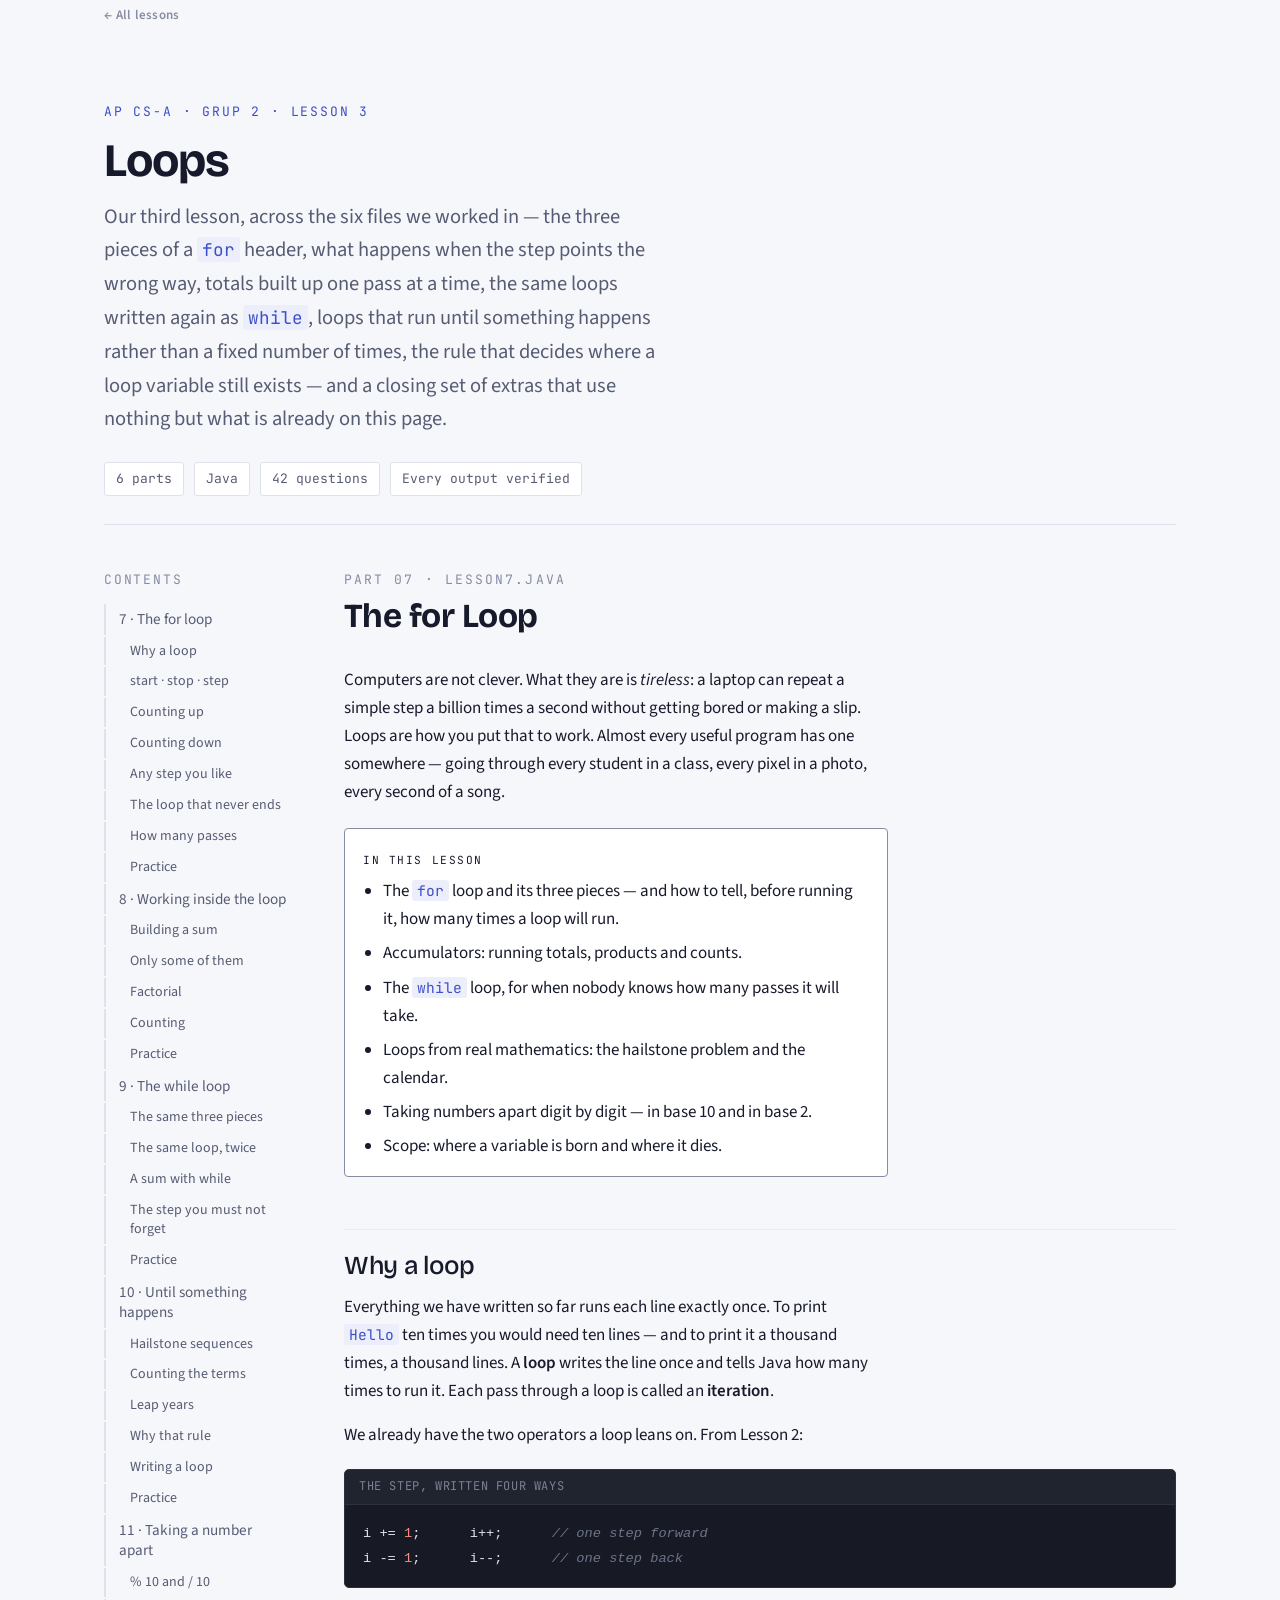
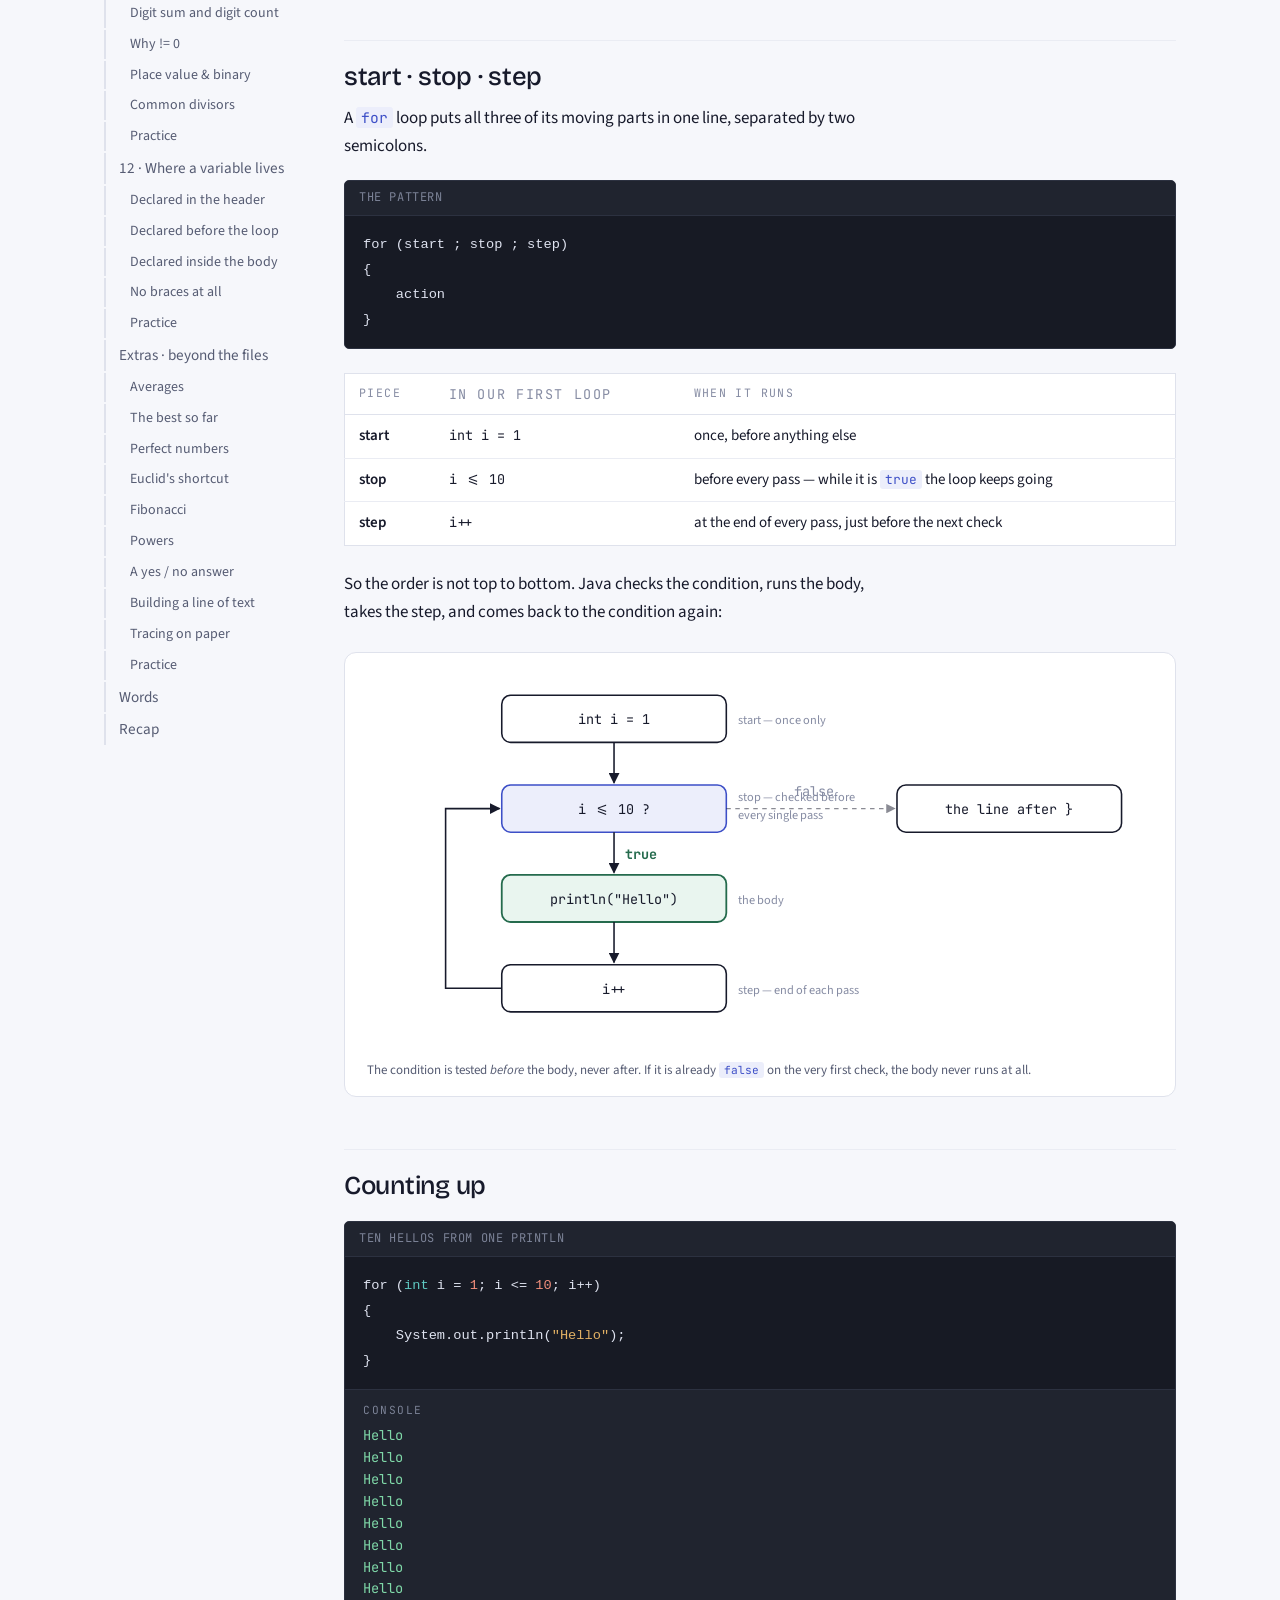
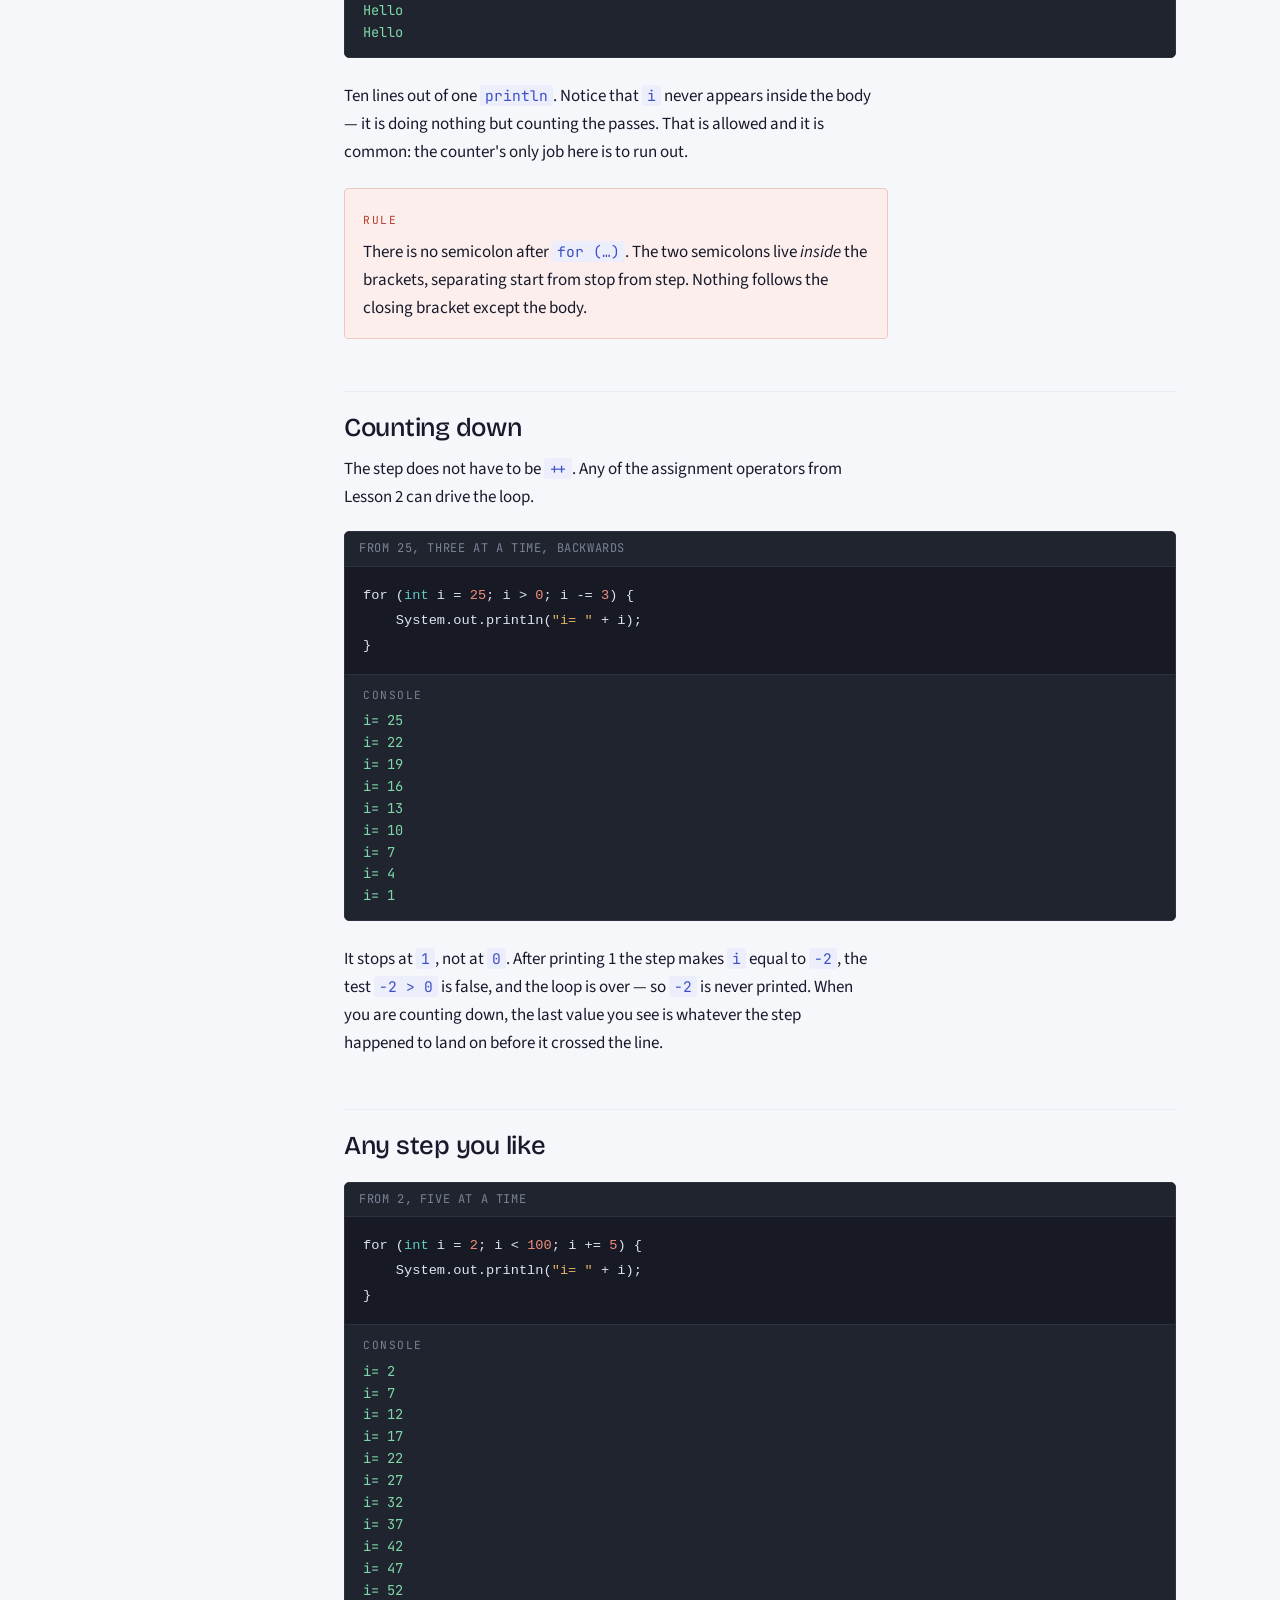
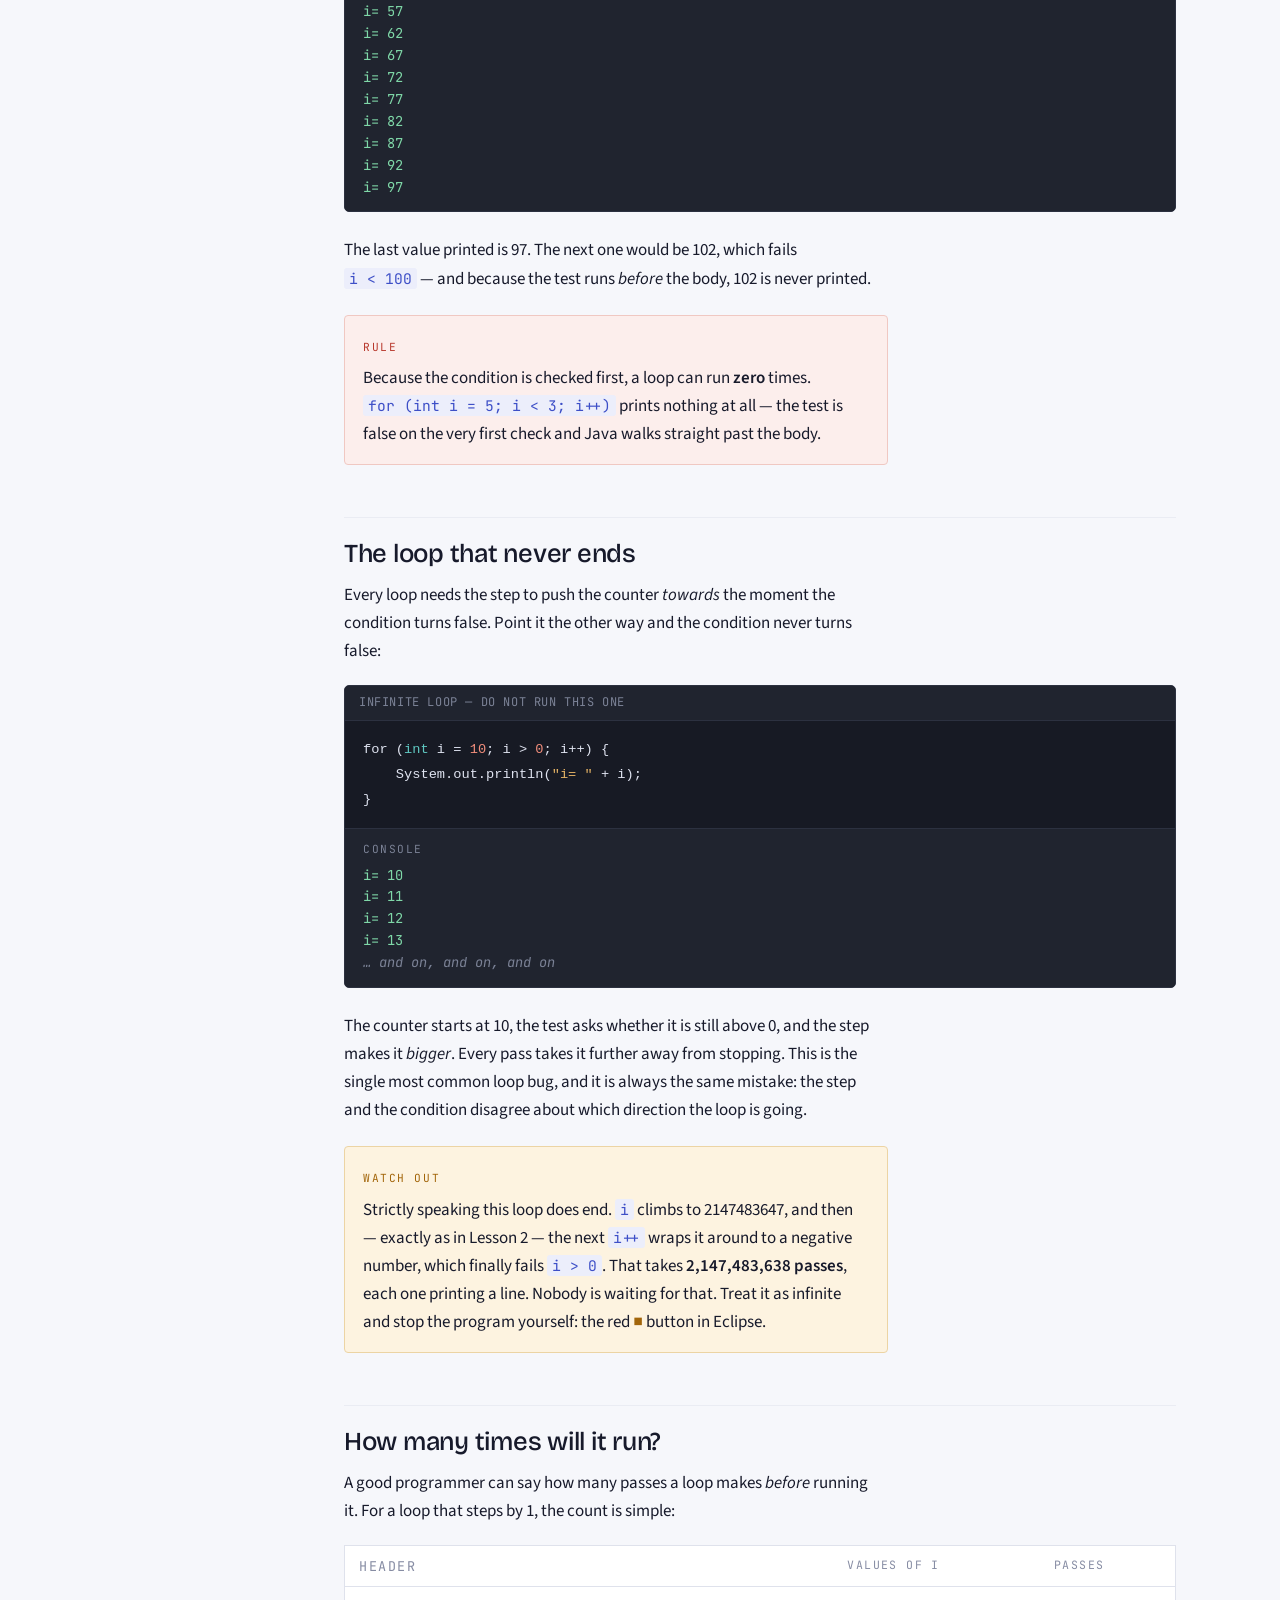
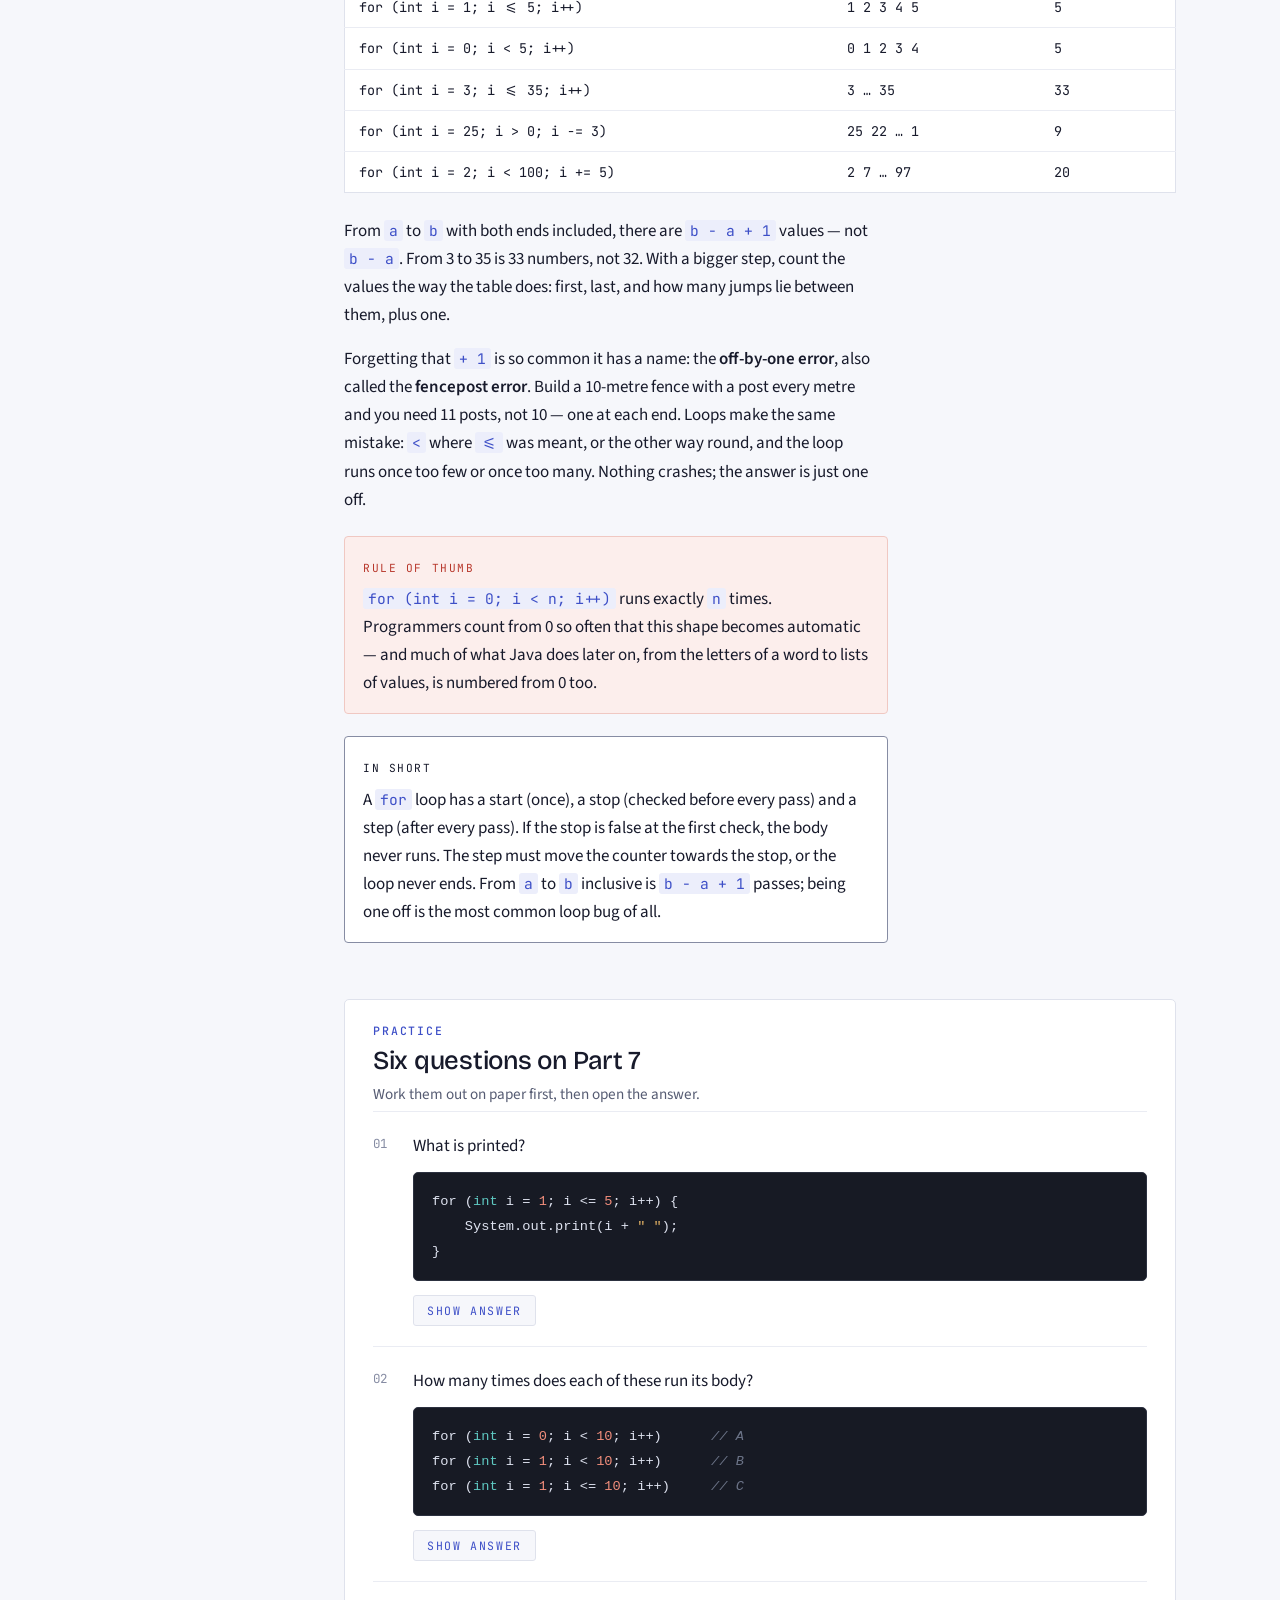
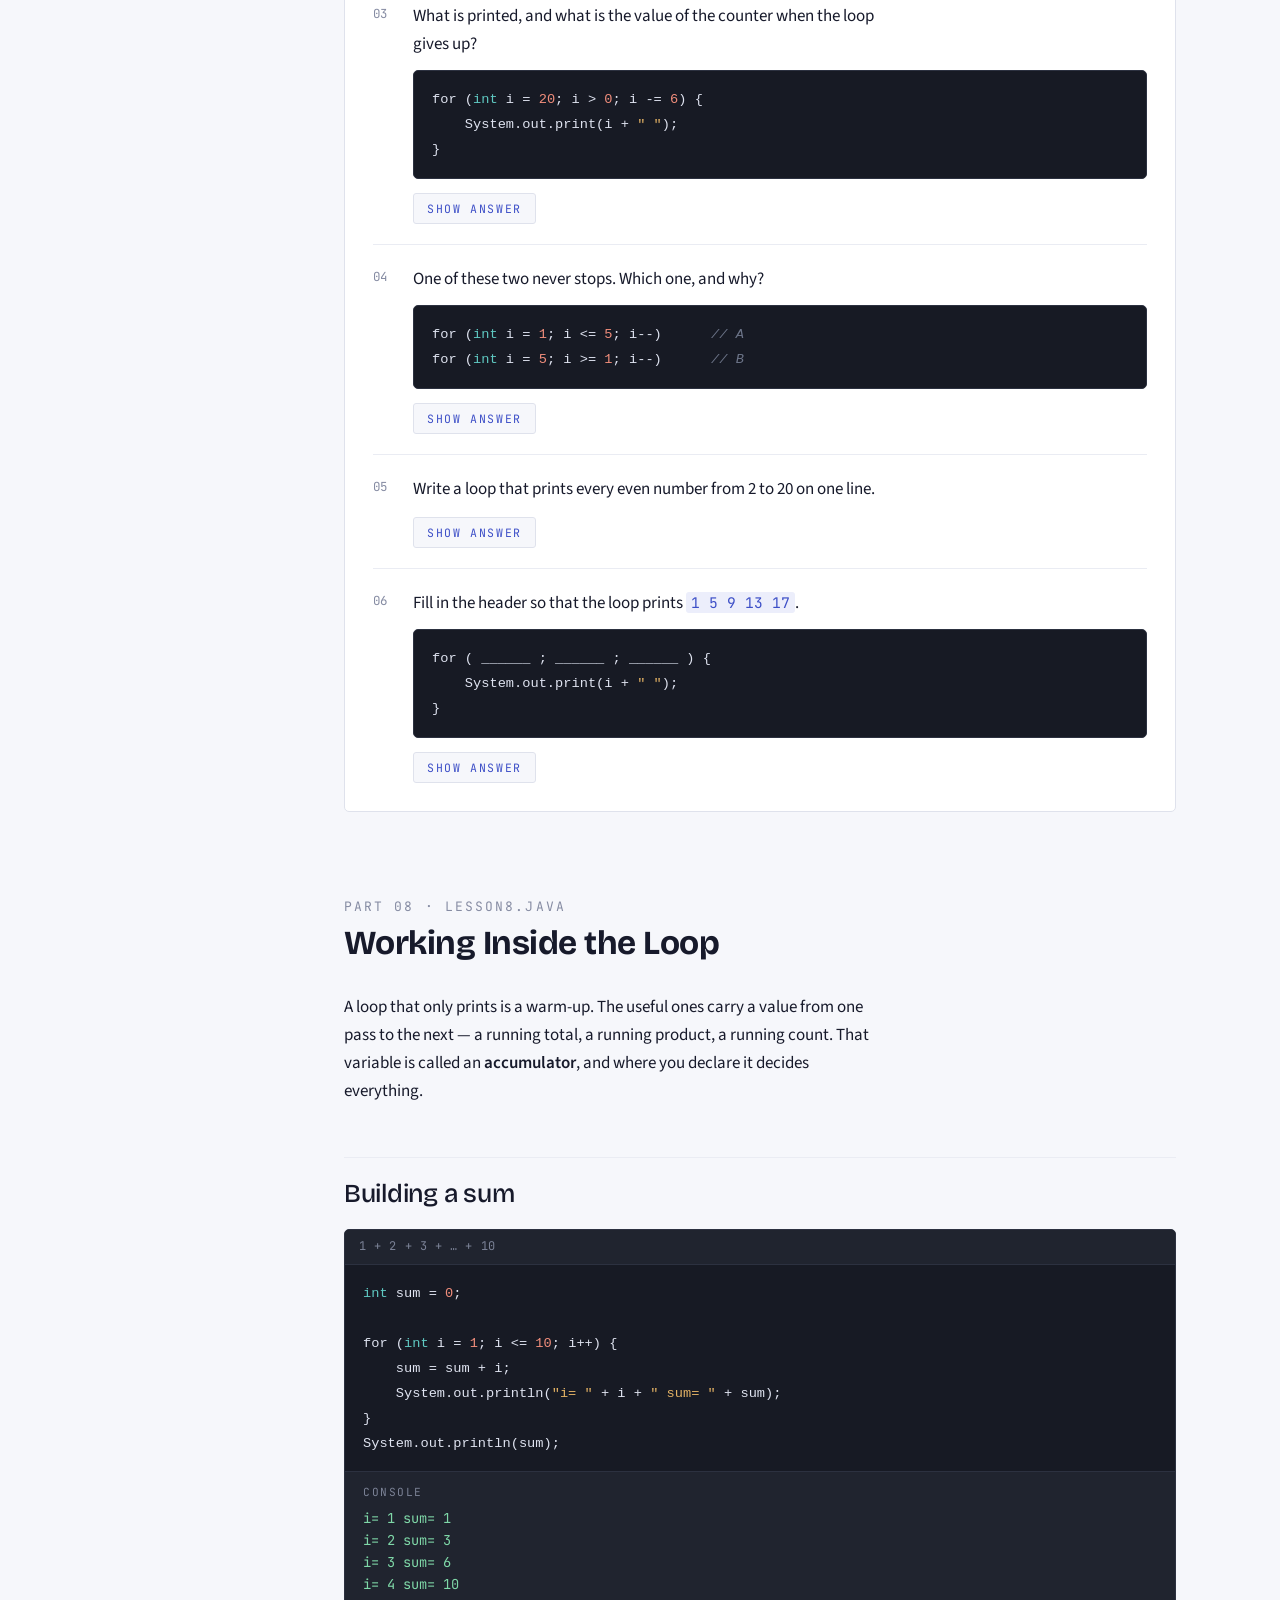
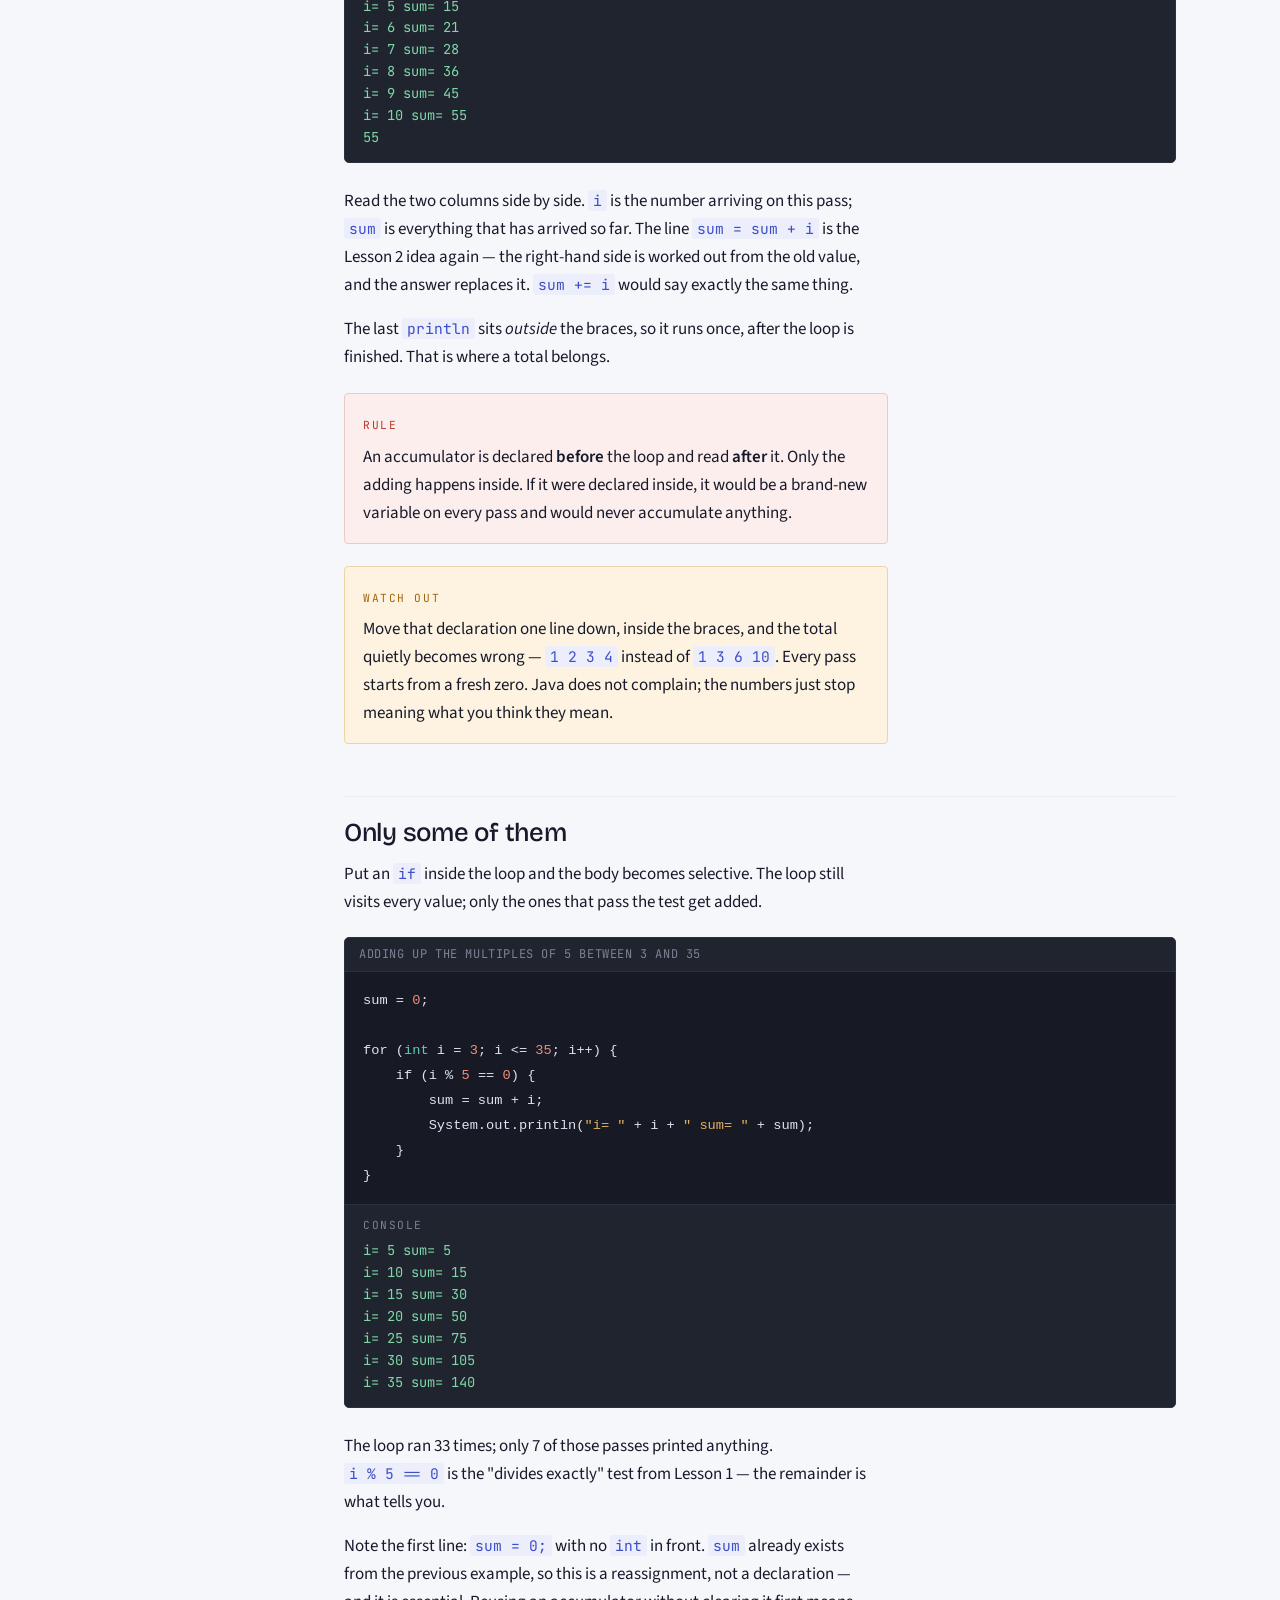
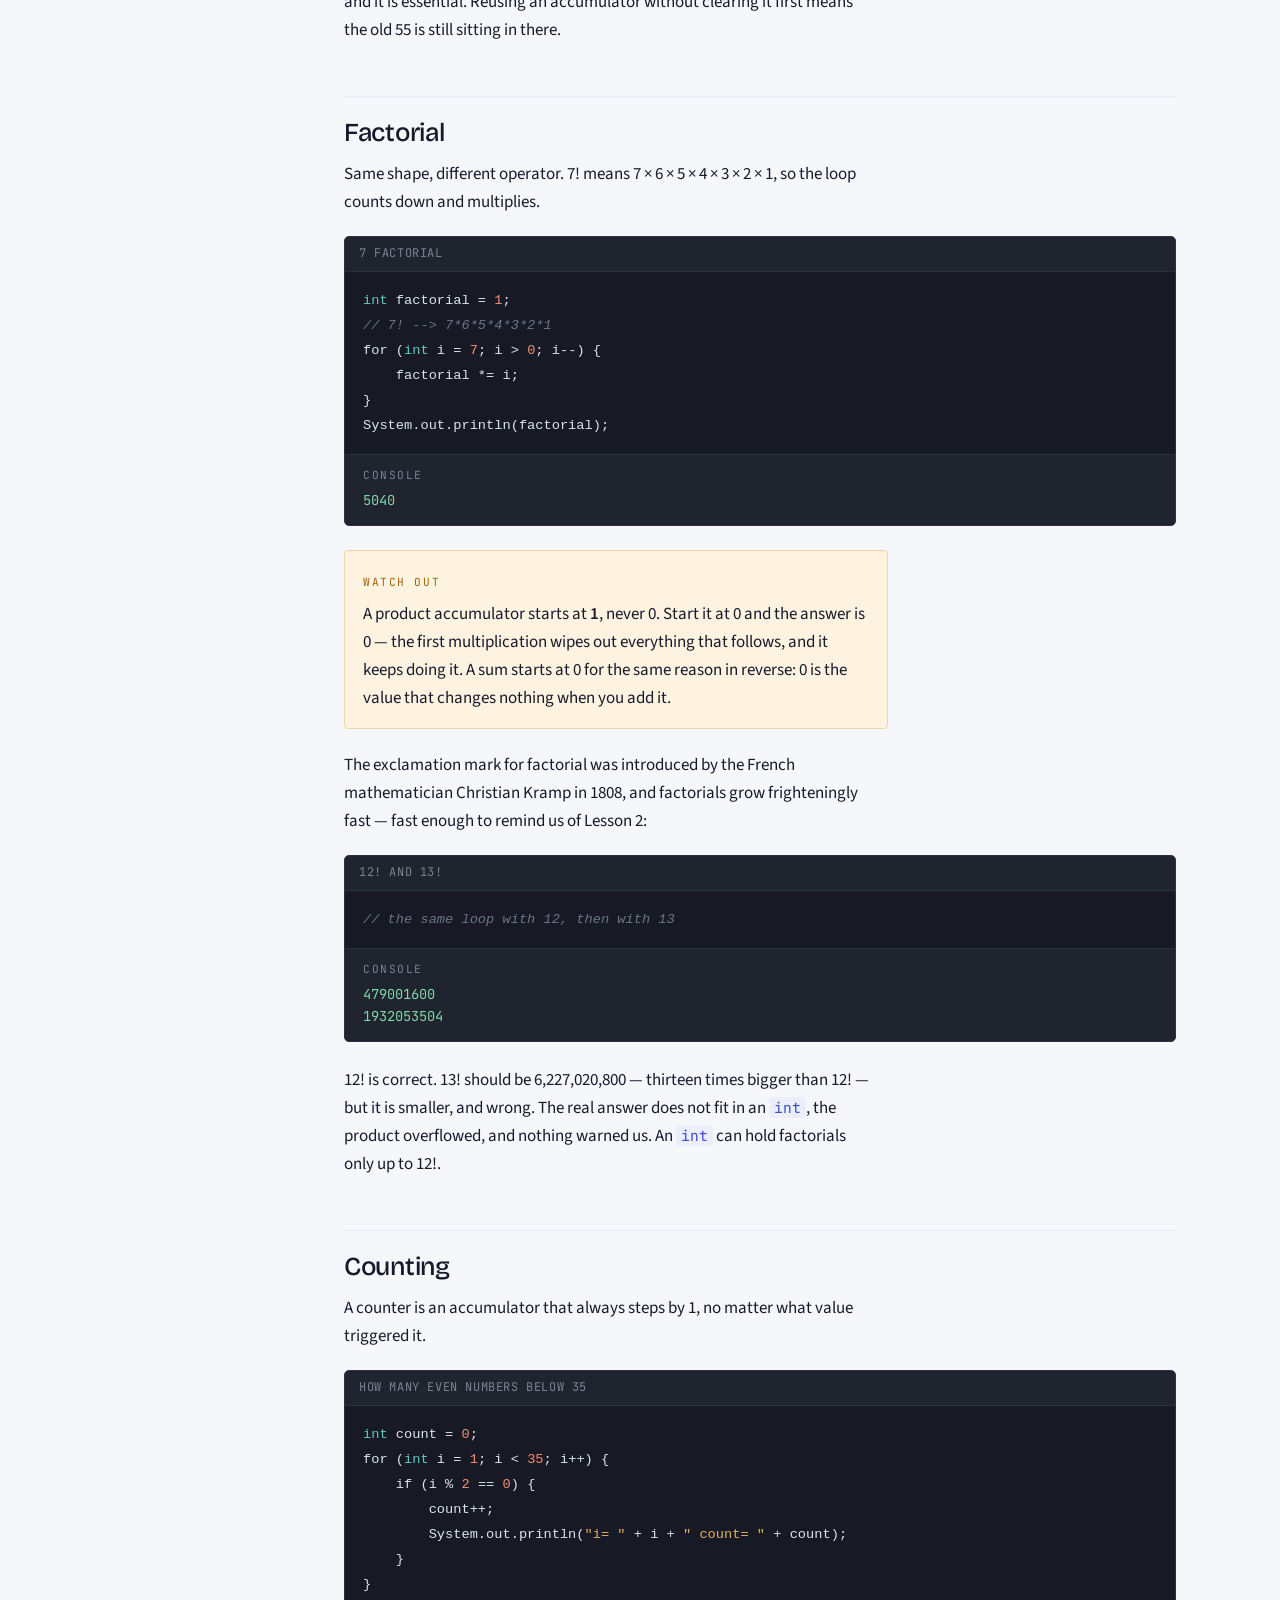
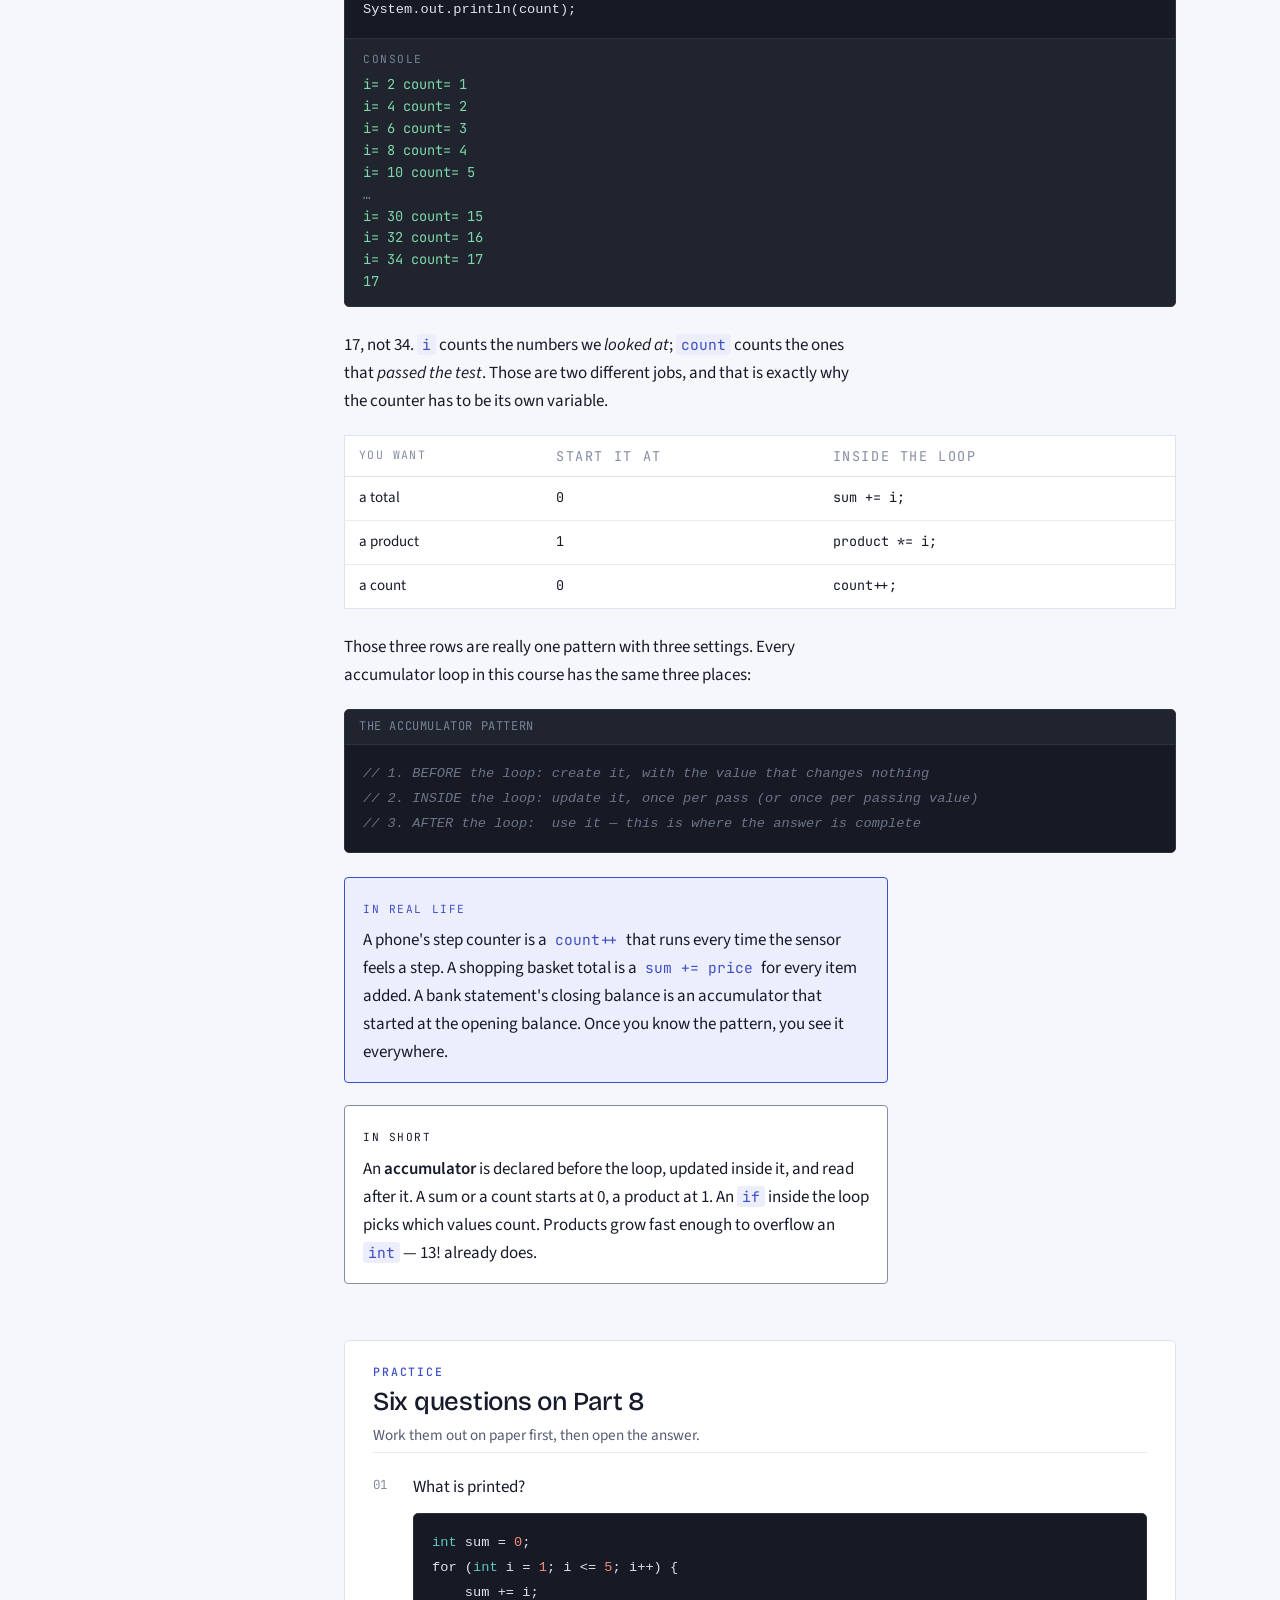
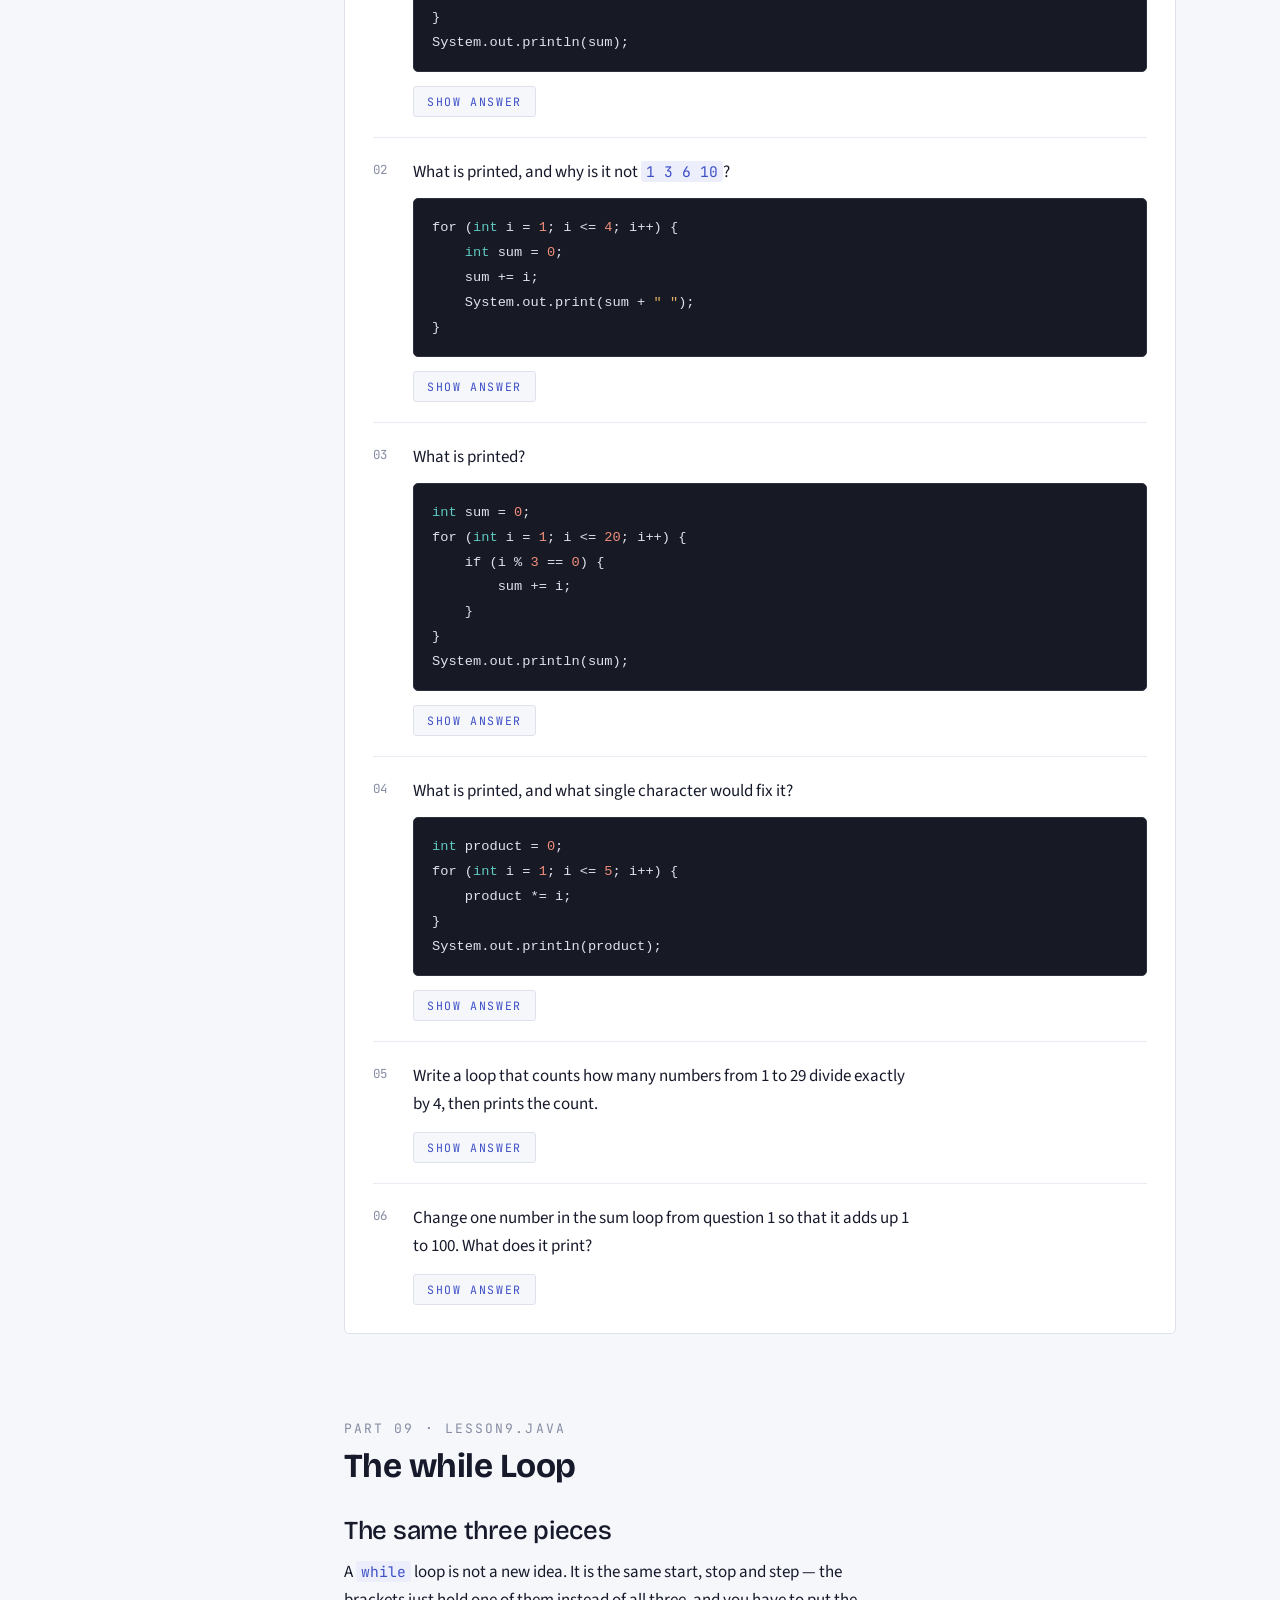
<file: docs/lesson3.html>
<!doctype html>
<html lang="en">
<head>
<meta charset="utf-8">
<meta name="viewport" content="width=device-width, initial-scale=1">
<meta name="description" content="AP CS-A Grup 2 — Lesson 3: the for loop (start, stop, step), accumulators, the while loop, hailstone sequences, leap years, taking a number apart with % 10 and / 10, common divisors, and scope.">
<link rel="icon" href='data:image/svg+xml,<svg xmlns="http://www.w3.org/2000/svg" viewBox="0 0 100 100"><text y=".9em" font-size="90">%E2%98%95</text></svg>'>
<title>Lesson 3 · Loops — AP CS-A Grup 2</title>
<link rel="preconnect" href="https://fonts.googleapis.com">
<link rel="preconnect" href="https://fonts.gstatic.com" crossorigin>
<link rel="stylesheet" href="https://fonts.googleapis.com/css2?family=Bricolage+Grotesque:opsz,wght@12..96,500;12..96,700&family=Source+Sans+3:ital,wght@0,400;0,600;1,400&family=JetBrains+Mono:wght@400;700&display=swap">

<link rel="stylesheet" href="style.css">

</head>
<body>

<div class="wrap">

  <a class="backlink" href="./">← All lessons</a>

  <header class="masthead">
    <p class="eyebrow">AP CS-A · Grup 2 · Lesson 3</p>
    <h1>Loops</h1>
    <p class="deck">Our third lesson, across the six files we worked in — the three pieces of a <code class="inl">for</code> header, what happens when the step points the wrong way, totals built up one pass at a time, the same loops written again as <code class="inl">while</code>, loops that run until something happens rather than a fixed number of times, the rule that decides where a loop variable still exists — and a closing set of extras that use nothing but what is already on this page.</p>
    <ul class="facts">
      <li>6 parts</li>
      <li>Java</li>
      <li>42 questions</li>
      <li>Every output verified</li>
    </ul>
  </header>

  <div class="layout">

    <nav class="toc" aria-label="Contents">
      <h2>Contents</h2>
      <ol>
        <li><a href="#l7">7 · The for loop</a></li>
        <li><a class="sub" href="#l7-idea">Why a loop</a></li>
        <li><a class="sub" href="#l7-shape">start · stop · step</a></li>
        <li><a class="sub" href="#l7-up">Counting up</a></li>
        <li><a class="sub" href="#l7-down">Counting down</a></li>
        <li><a class="sub" href="#l7-any">Any step you like</a></li>
        <li><a class="sub" href="#l7-inf">The loop that never ends</a></li>
        <li><a class="sub" href="#l7-howmany">How many passes</a></li>
        <li><a class="sub" href="#p7">Practice</a></li>
        <li><a href="#l8">8 · Working inside the loop</a></li>
        <li><a class="sub" href="#l8-sum">Building a sum</a></li>
        <li><a class="sub" href="#l8-filter">Only some of them</a></li>
        <li><a class="sub" href="#l8-fact">Factorial</a></li>
        <li><a class="sub" href="#l8-count">Counting</a></li>
        <li><a class="sub" href="#p8">Practice</a></li>
        <li><a href="#l9">9 · The while loop</a></li>
        <li><a class="sub" href="#l9-shape">The same three pieces</a></li>
        <li><a class="sub" href="#l9-same">The same loop, twice</a></li>
        <li><a class="sub" href="#l9-sum">A sum with while</a></li>
        <li><a class="sub" href="#l9-forget">The step you must not forget</a></li>
        <li><a class="sub" href="#p9">Practice</a></li>
        <li><a href="#l10">10 · Until something happens</a></li>
        <li><a class="sub" href="#l10-hail">Hailstone sequences</a></li>
        <li><a class="sub" href="#l10-count">Counting the terms</a></li>
        <li><a class="sub" href="#l10-leap">Leap years</a></li>
        <li><a class="sub" href="#l10-why">Why that rule</a></li>
        <li><a class="sub" href="#l10-design">Writing a loop</a></li>
        <li><a class="sub" href="#p10">Practice</a></li>
        <li><a href="#l11">11 · Taking a number apart</a></li>
        <li><a class="sub" href="#l11-digits">% 10 and / 10</a></li>
        <li><a class="sub" href="#l11-sum">Digit sum and digit count</a></li>
        <li><a class="sub" href="#l11-zero">Why != 0</a></li>
        <li><a class="sub" href="#l11-why">Place value &amp; binary</a></li>
        <li><a class="sub" href="#l11-div">Common divisors</a></li>
        <li><a class="sub" href="#p11">Practice</a></li>
        <li><a href="#l12">12 · Where a variable lives</a></li>
        <li><a class="sub" href="#l12-header">Declared in the header</a></li>
        <li><a class="sub" href="#l12-before">Declared before the loop</a></li>
        <li><a class="sub" href="#l12-body">Declared inside the body</a></li>
        <li><a class="sub" href="#l12-braces">No braces at all</a></li>
        <li><a class="sub" href="#p12">Practice</a></li>
        <li><a href="#extras">Extras · beyond the files</a></li>
        <li><a class="sub" href="#x-avg">Averages</a></li>
        <li><a class="sub" href="#x-max">The best so far</a></li>
        <li><a class="sub" href="#x-perfect">Perfect numbers</a></li>
        <li><a class="sub" href="#x-gcd">Euclid's shortcut</a></li>
        <li><a class="sub" href="#x-fib">Fibonacci</a></li>
        <li><a class="sub" href="#x-pow">Powers</a></li>
        <li><a class="sub" href="#x-flag">A yes / no answer</a></li>
        <li><a class="sub" href="#x-string">Building a line of text</a></li>
        <li><a class="sub" href="#x-trace">Tracing on paper</a></li>
        <li><a class="sub" href="#px">Practice</a></li>
        <li><a href="#words">Words</a></li>
        <li><a href="#recap">Recap</a></li>
      </ol>
    </nav>

    <main>

      <!-- ============ PART 7 ============ -->
      <section class="lesson" id="l7">
        <div class="lesson-head">
          <span class="lesson-no">Part 07 · Lesson7.java</span>
          <h2 class="lesson-title">The for Loop</h2>
        </div>

        <p>Computers are not clever. What they are is <em>tireless</em>: a laptop can repeat a simple step a billion times a second without getting bored or making a slip. Loops are how you put that to work. Almost every useful program has one somewhere — going through every student in a class, every pixel in a photo, every second of a song.</p>

        <div class="note note--sum">
          <span class="tag">In this lesson</span>
          <ul class="plain">
            <li>The <code class="inl">for</code> loop and its three pieces — and how to tell, before running it, how many times a loop will run.</li>
            <li>Accumulators: running totals, products and counts.</li>
            <li>The <code class="inl">while</code> loop, for when nobody knows how many passes it will take.</li>
            <li>Loops from real mathematics: the hailstone problem and the calendar.</li>
            <li>Taking numbers apart digit by digit — in base 10 and in base 2.</li>
            <li>Scope: where a variable is born and where it dies.</li>
          </ul>
        </div>

        <h3 id="l7-idea">Why a loop</h3>

        <p>Everything we have written so far runs each line exactly once. To print <code class="inl">Hello</code> ten times you would need ten lines — and to print it a thousand times, a thousand lines. A <strong>loop</strong> writes the line once and tells Java how many times to run it. Each pass through a loop is called an <strong>iteration</strong>.</p>

        <p>We already have the two operators a loop leans on. From Lesson 2:</p>

        <div class="ex">
          <div class="ex-head"><span>The step, written four ways</span></div>
          <pre class="code"><code>i += 1;      i++;      // one step forward
i -= 1;      i--;      // one step back</code></pre>
        </div>

        <h3 id="l7-shape">start · stop · step</h3>

        <p>A <code class="inl">for</code> loop puts all three of its moving parts in one line, separated by two semicolons.</p>

        <div class="ex">
          <div class="ex-head"><span>The pattern</span></div>
          <pre class="code"><code>for (start ; stop ; step)
{
    action
}</code></pre>
        </div>

        <div class="scroll">
          <table>
            <thead>
              <tr><th>Piece</th><th class="mono">In our first loop</th><th>When it runs</th></tr>
            </thead>
            <tbody>
              <tr><td><strong>start</strong></td><td class="mono">int i = 1</td><td>once, before anything else</td></tr>
              <tr><td><strong>stop</strong></td><td class="mono">i &lt;= 10</td><td>before every pass — while it is <code class="inl">true</code> the loop keeps going</td></tr>
              <tr><td><strong>step</strong></td><td class="mono">i++</td><td>at the end of every pass, just before the next check</td></tr>
            </tbody>
          </table>
        </div>

        <p>So the order is not top to bottom. Java checks the condition, runs the body, takes the step, and comes back to the condition again:</p>

        <figure class="fig">
          <svg viewBox="0 0 700 330" role="img" aria-label="Flow of a for loop: start runs once, then the condition is checked before every pass; if true the body runs and the step is taken before checking again; if false the loop is over.">
            <defs>
              <marker id="ar" viewBox="0 0 10 10" refX="9" refY="5" markerWidth="7" markerHeight="7" orient="auto-start-reverse">
                <path d="M 0 0 L 10 5 L 0 10 z" fill="currentColor"/>
              </marker>
            </defs>

            <rect class="fig-box" x="120" y="18" width="200" height="42" rx="8"/>
            <text class="fig-m" x="220" y="44" text-anchor="middle">int i = 1</text>
            <text class="fig-lbl" x="330" y="44">start — once only</text>

            <line x1="220" y1="60" x2="220" y2="96" stroke="currentColor" stroke-width="1.4" marker-end="url(#ar)"/>

            <rect class="fig-cond" x="120" y="98" width="200" height="42" rx="8"/>
            <text class="fig-m" x="220" y="124" text-anchor="middle">i &lt;= 10 ?</text>
            <text class="fig-lbl" x="330" y="112">stop — checked before</text>
            <text class="fig-lbl" x="330" y="128">every single pass</text>

            <line x1="220" y1="140" x2="220" y2="176" stroke="currentColor" stroke-width="1.4" marker-end="url(#ar)"/>
            <text class="fig-run" x="230" y="164">true</text>

            <rect class="fig-hit" x="120" y="178" width="200" height="42" rx="8"/>
            <text class="fig-m" x="220" y="204" text-anchor="middle">println("Hello")</text>
            <text class="fig-lbl" x="330" y="204">the body</text>

            <line x1="220" y1="220" x2="220" y2="256" stroke="currentColor" stroke-width="1.4" marker-end="url(#ar)"/>

            <rect class="fig-box" x="120" y="258" width="200" height="42" rx="8"/>
            <text class="fig-m" x="220" y="284" text-anchor="middle">i++</text>
            <text class="fig-lbl" x="330" y="284">step — end of each pass</text>

            <path d="M 120 279 L 70 279 L 70 119 L 118 119" fill="none" stroke="currentColor" stroke-width="1.4" marker-end="url(#ar)"/>

            <line x1="320" y1="119" x2="470" y2="119" class="fig-miss" marker-end="url(#ar)"/>
            <text class="fig-skip" x="380" y="108">false</text>
            <rect class="fig-box" x="472" y="98" width="200" height="42" rx="8"/>
            <text class="fig-m" x="572" y="124" text-anchor="middle">the line after }</text>
          </svg>
          <figcaption>The condition is tested <em>before</em> the body, never after. If it is already <code class="inl">false</code> on the very first check, the body never runs at all.</figcaption>
        </figure>

        <h3 id="l7-up">Counting up</h3>

        <div class="ex">
          <div class="ex-head"><span>Ten Hellos from one println</span></div>
          <pre class="code"><code>for (int i = 1; i &lt;= 10; i++)
{
    System.out.println("Hello");
}</code></pre>
          <div class="out"><span class="out-label">Console</span><pre>Hello
Hello
Hello
Hello
Hello
Hello
Hello
Hello
Hello
Hello</pre></div>
        </div>

        <p>Ten lines out of one <code class="inl">println</code>. Notice that <code class="inl">i</code> never appears inside the body — it is doing nothing but counting the passes. That is allowed and it is common: the counter's only job here is to run out.</p>

        <div class="note note--rule">
          <span class="tag">Rule</span>
          <p>There is no semicolon after <code class="inl">for (…)</code>. The two semicolons live <em>inside</em> the brackets, separating start from stop from step. Nothing follows the closing bracket except the body.</p>
        </div>

        <h3 id="l7-down">Counting down</h3>

        <p>The step does not have to be <code class="inl">++</code>. Any of the assignment operators from Lesson 2 can drive the loop.</p>

        <div class="ex">
          <div class="ex-head"><span>From 25, three at a time, backwards</span></div>
          <pre class="code"><code>for (int i = 25; i &gt; 0; i -= 3) {
    System.out.println("i= " + i);
}</code></pre>
          <div class="out"><span class="out-label">Console</span><pre>i= 25
i= 22
i= 19
i= 16
i= 13
i= 10
i= 7
i= 4
i= 1</pre></div>
        </div>

        <p>It stops at <code class="inl">1</code>, not at <code class="inl">0</code>. After printing 1 the step makes <code class="inl">i</code> equal to <code class="inl">-2</code>, the test <code class="inl">-2 &gt; 0</code> is false, and the loop is over — so <code class="inl">-2</code> is never printed. When you are counting down, the last value you see is whatever the step happened to land on before it crossed the line.</p>

        <h3 id="l7-any">Any step you like</h3>

        <div class="ex">
          <div class="ex-head"><span>From 2, five at a time</span></div>
          <pre class="code"><code>for (int i = 2; i &lt; 100; i += 5) {
    System.out.println("i= " + i);
}</code></pre>
          <div class="out"><span class="out-label">Console</span><pre>i= 2
i= 7
i= 12
i= 17
i= 22
i= 27
i= 32
i= 37
i= 42
i= 47
i= 52
i= 57
i= 62
i= 67
i= 72
i= 77
i= 82
i= 87
i= 92
i= 97</pre></div>
        </div>

        <p>The last value printed is 97. The next one would be 102, which fails <code class="inl">i &lt; 100</code> — and because the test runs <em>before</em> the body, 102 is never printed.</p>

        <div class="note note--rule">
          <span class="tag">Rule</span>
          <p>Because the condition is checked first, a loop can run <strong>zero</strong> times. <code class="inl">for (int i = 5; i &lt; 3; i++)</code> prints nothing at all — the test is false on the very first check and Java walks straight past the body.</p>
        </div>

        <h3 id="l7-inf">The loop that never ends</h3>

        <p>Every loop needs the step to push the counter <em>towards</em> the moment the condition turns false. Point it the other way and the condition never turns false:</p>

        <div class="ex">
          <div class="ex-head"><span>Infinite loop — do not run this one</span></div>
          <pre class="code"><code>for (int i = 10; i &gt; 0; i++) {
    System.out.println("i= " + i);
}</code></pre>
          <div class="out"><span class="out-label">Console</span><pre>i= 10
i= 11
i= 12
i= 13
<span class="q">… and on, and on, and on</span></pre></div>
        </div>

        <p>The counter starts at 10, the test asks whether it is still above 0, and the step makes it <em>bigger</em>. Every pass takes it further away from stopping. This is the single most common loop bug, and it is always the same mistake: the step and the condition disagree about which direction the loop is going.</p>

        <div class="note note--trap">
          <span class="tag">Watch out</span>
          <p>Strictly speaking this loop does end. <code class="inl">i</code> climbs to 2147483647, and then — exactly as in Lesson 2 — the next <code class="inl">i++</code> wraps it around to a negative number, which finally fails <code class="inl">i &gt; 0</code>. That takes <strong>2,147,483,638 passes</strong>, each one printing a line. Nobody is waiting for that. Treat it as infinite and stop the program yourself: the red <span class="err">■</span> button in Eclipse.</p>
        </div>

        <h3 id="l7-howmany">How many times will it run?</h3>

        <p>A good programmer can say how many passes a loop makes <em>before</em> running it. For a loop that steps by 1, the count is simple:</p>

        <div class="scroll">
          <table>
            <thead><tr><th class="mono">Header</th><th>Values of i</th><th>Passes</th></tr></thead>
            <tbody>
              <tr><td class="mono">for (int i = 1; i &lt;= 5; i++)</td><td class="mono">1 2 3 4 5</td><td class="mono">5</td></tr>
              <tr><td class="mono">for (int i = 0; i &lt; 5; i++)</td><td class="mono">0 1 2 3 4</td><td class="mono">5</td></tr>
              <tr><td class="mono">for (int i = 3; i &lt;= 35; i++)</td><td class="mono">3 … 35</td><td class="mono">33</td></tr>
              <tr><td class="mono">for (int i = 25; i &gt; 0; i -= 3)</td><td class="mono">25 22 … 1</td><td class="mono">9</td></tr>
              <tr><td class="mono">for (int i = 2; i &lt; 100; i += 5)</td><td class="mono">2 7 … 97</td><td class="mono">20</td></tr>
            </tbody>
          </table>
        </div>

        <p>From <code class="inl">a</code> to <code class="inl">b</code> with both ends included, there are <code class="inl">b - a + 1</code> values — not <code class="inl">b - a</code>. From 3 to 35 is 33 numbers, not 32. With a bigger step, count the values the way the table does: first, last, and how many jumps lie between them, plus one.</p>

        <p>Forgetting that <code class="inl">+ 1</code> is so common it has a name: the <strong>off-by-one error</strong>, also called the <strong>fencepost error</strong>. Build a 10-metre fence with a post every metre and you need 11 posts, not 10 — one at each end. Loops make the same mistake: <code class="inl">&lt;</code> where <code class="inl">&lt;=</code> was meant, or the other way round, and the loop runs once too few or once too many. Nothing crashes; the answer is just one off.</p>

        <div class="note note--rule">
          <span class="tag">Rule of thumb</span>
          <p><code class="inl">for (int i = 0; i &lt; n; i++)</code> runs exactly <code class="inl">n</code> times. Programmers count from 0 so often that this shape becomes automatic — and much of what Java does later on, from the letters of a word to lists of values, is numbered from 0 too.</p>
        </div>

        <div class="note note--sum">
          <span class="tag">In short</span>
          <p>A <code class="inl">for</code> loop has a start (once), a stop (checked before every pass) and a step (after every pass). If the stop is false at the first check, the body never runs. The step must move the counter towards the stop, or the loop never ends. From <code class="inl">a</code> to <code class="inl">b</code> inclusive is <code class="inl">b - a + 1</code> passes; being one off is the most common loop bug of all.</p>
        </div>

        <div class="practice" id="p7">
          <h3 class="practice-title"><span class="practice-eyebrow">Practice</span>Six questions on Part 7</h3>
          <p class="practice-lede">Work them out on paper first, then open the answer.</p>

          <ol class="qs">
            <li>
              <p>What is printed?</p>
              <div class="ex">
                <pre class="code"><code>for (int i = 1; i &lt;= 5; i++) {
    System.out.print(i + " ");
}</code></pre>
              </div>
              <details class="ans">
                <summary>Show answer</summary>
                <div class="ans-body">
                  <p><span class="outline">1 2 3 4 5</span></p>
                  <p>Five passes. <code class="inl">print</code> instead of <code class="inl">println</code> keeps them all on one line.</p>
                </div>
              </details>
            </li>

            <li>
              <p>How many times does each of these run its body?</p>
              <div class="ex">
                <pre class="code"><code>for (int i = 0; i &lt; 10; i++)      // A
for (int i = 1; i &lt; 10; i++)      // B
for (int i = 1; i &lt;= 10; i++)     // C</code></pre>
              </div>
              <details class="ans">
                <summary>Show answer</summary>
                <div class="ans-body">
                  <p><span class="outline">A: 10 &nbsp; B: 9 &nbsp; C: 10</span></p>
                  <p>Starting at 0 with <code class="inl">&lt;</code> and starting at 1 with <code class="inl">&lt;=</code> both give you ten passes. Mixing them up — 1 with <code class="inl">&lt;</code> — is where the missing pass goes.</p>
                </div>
              </details>
            </li>

            <li>
              <p>What is printed, and what is the value of the counter when the loop gives up?</p>
              <div class="ex">
                <pre class="code"><code>for (int i = 20; i &gt; 0; i -= 6) {
    System.out.print(i + " ");
}</code></pre>
              </div>
              <details class="ans">
                <summary>Show answer</summary>
                <div class="ans-body">
                  <p><span class="outline">20 14 8 2</span></p>
                  <p>The next step makes <code class="inl">i</code> equal to <code class="inl">-4</code>, which fails <code class="inl">i &gt; 0</code>, so <code class="inl">-4</code> is never printed. The loop ends holding a value it never showed you.</p>
                </div>
              </details>
            </li>

            <li>
              <p>One of these two never stops. Which one, and why?</p>
              <div class="ex">
                <pre class="code"><code>for (int i = 1; i &lt;= 5; i--)      // A
for (int i = 5; i &gt;= 1; i--)      // B</code></pre>
              </div>
              <details class="ans">
                <summary>Show answer</summary>
                <div class="ans-body">
                  <p><span class="outline">A</span></p>
                  <p>A starts at 1 and asks whether it is still at most 5, while the step makes it smaller and smaller — the condition only gets <em>more</em> true. B is the correct countdown: five passes, 5 down to 1.</p>
                </div>
              </details>
            </li>

            <li>
              <p>Write a loop that prints every even number from 2 to 20 on one line.</p>
              <details class="ans">
                <summary>Show answer</summary>
                <div class="ans-body">
                  <div class="ex">
                    <pre class="code"><code>for (int i = 2; i &lt;= 20; i += 2) {
    System.out.print(i + " ");
}</code></pre>
                    <div class="out"><span class="out-label">Console</span><pre>2 4 6 8 10 12 14 16 18 20 </pre></div>
                  </div>
                  <p>The step carries the evenness. There is no need to test anything inside the body.</p>
                </div>
              </details>
            </li>

            <li>
              <p>Fill in the header so that the loop prints <code class="inl">1 5 9 13 17</code>.</p>
              <div class="ex">
                <pre class="code"><code>for ( ______ ; ______ ; ______ ) {
    System.out.print(i + " ");
}</code></pre>
              </div>
              <details class="ans">
                <summary>Show answer</summary>
                <div class="ans-body">
                  <p><span class="outline">for (int i = 1; i &lt;= 17; i += 4)</span></p>
                  <p>Start where the output starts, step by the gap between the numbers, and stop anywhere from 17 to 20 — <code class="inl">i &lt; 21</code> works just as well, because the next value after 17 is 21 either way.</p>
                </div>
              </details>
            </li>
          </ol>
        </div>
      </section>

      <!-- ============ PART 8 ============ -->
      <section class="lesson" id="l8">
        <div class="lesson-head">
          <span class="lesson-no">Part 08 · Lesson8.java</span>
          <h2 class="lesson-title">Working Inside the Loop</h2>
        </div>

        <p>A loop that only prints is a warm-up. The useful ones carry a value from one pass to the next — a running total, a running product, a running count. That variable is called an <strong>accumulator</strong>, and where you declare it decides everything.</p>

        <h3 id="l8-sum">Building a sum</h3>

        <div class="ex">
          <div class="ex-head"><span>1 + 2 + 3 + … + 10</span></div>
          <pre class="code"><code>int sum = 0;

for (int i = 1; i &lt;= 10; i++) {
    sum = sum + i;
    System.out.println("i= " + i + " sum= " + sum);
}
System.out.println(sum);</code></pre>
          <div class="out"><span class="out-label">Console</span><pre>i= 1 sum= 1
i= 2 sum= 3
i= 3 sum= 6
i= 4 sum= 10
i= 5 sum= 15
i= 6 sum= 21
i= 7 sum= 28
i= 8 sum= 36
i= 9 sum= 45
i= 10 sum= 55
55</pre></div>
        </div>

        <p>Read the two columns side by side. <code class="inl">i</code> is the number arriving on this pass; <code class="inl">sum</code> is everything that has arrived so far. The line <code class="inl">sum = sum + i</code> is the Lesson 2 idea again — the right-hand side is worked out from the old value, and the answer replaces it. <code class="inl">sum += i</code> would say exactly the same thing.</p>

        <p>The last <code class="inl">println</code> sits <em>outside</em> the braces, so it runs once, after the loop is finished. That is where a total belongs.</p>

        <div class="note note--rule">
          <span class="tag">Rule</span>
          <p>An accumulator is declared <strong>before</strong> the loop and read <strong>after</strong> it. Only the adding happens inside. If it were declared inside, it would be a brand-new variable on every pass and would never accumulate anything.</p>
        </div>

        <div class="note note--trap">
          <span class="tag">Watch out</span>
          <p>Move that declaration one line down, inside the braces, and the total quietly becomes wrong — <code class="inl">1 2 3 4</code> instead of <code class="inl">1 3 6 10</code>. Every pass starts from a fresh zero. Java does not complain; the numbers just stop meaning what you think they mean.</p>
        </div>

        <h3 id="l8-filter">Only some of them</h3>

        <p>Put an <code class="inl">if</code> inside the loop and the body becomes selective. The loop still visits every value; only the ones that pass the test get added.</p>

        <div class="ex">
          <div class="ex-head"><span>Adding up the multiples of 5 between 3 and 35</span></div>
          <pre class="code"><code>sum = 0;

for (int i = 3; i &lt;= 35; i++) {
    if (i % 5 == 0) {
        sum = sum + i;
        System.out.println("i= " + i + " sum= " + sum);
    }
}</code></pre>
          <div class="out"><span class="out-label">Console</span><pre>i= 5 sum= 5
i= 10 sum= 15
i= 15 sum= 30
i= 20 sum= 50
i= 25 sum= 75
i= 30 sum= 105
i= 35 sum= 140</pre></div>
        </div>

        <p>The loop ran 33 times; only 7 of those passes printed anything. <code class="inl">i % 5 == 0</code> is the "divides exactly" test from Lesson 1 — the remainder is what tells you.</p>

        <p>Note the first line: <code class="inl">sum = 0;</code> with no <code class="inl">int</code> in front. <code class="inl">sum</code> already exists from the previous example, so this is a reassignment, not a declaration — and it is essential. Reusing an accumulator without clearing it first means the old 55 is still sitting in there.</p>

        <h3 id="l8-fact">Factorial</h3>

        <p>Same shape, different operator. 7! means 7 × 6 × 5 × 4 × 3 × 2 × 1, so the loop counts down and multiplies.</p>

        <div class="ex">
          <div class="ex-head"><span>7 factorial</span></div>
          <pre class="code"><code>int factorial = 1;
// 7! --> 7*6*5*4*3*2*1
for (int i = 7; i &gt; 0; i--) {
    factorial *= i;
}
System.out.println(factorial);</code></pre>
          <div class="out"><span class="out-label">Console</span><pre>5040</pre></div>
        </div>

        <div class="note note--trap">
          <span class="tag">Watch out</span>
          <p>A product accumulator starts at <strong>1</strong>, never 0. Start it at 0 and the answer is 0 — the first multiplication wipes out everything that follows, and it keeps doing it. A sum starts at 0 for the same reason in reverse: 0 is the value that changes nothing when you add it.</p>
        </div>

        <p>The exclamation mark for factorial was introduced by the French mathematician Christian Kramp in 1808, and factorials grow frighteningly fast — fast enough to remind us of Lesson 2:</p>

        <div class="ex">
          <div class="ex-head"><span>12! and 13!</span></div>
          <pre class="code"><code>// the same loop with 12, then with 13</code></pre>
          <div class="out"><span class="out-label">Console</span><pre>479001600
1932053504</pre></div>
        </div>

        <p>12! is correct. 13! should be 6,227,020,800 — thirteen times bigger than 12! — but it is smaller, and wrong. The real answer does not fit in an <code class="inl">int</code>, the product overflowed, and nothing warned us. An <code class="inl">int</code> can hold factorials only up to 12!.</p>

        <h3 id="l8-count">Counting</h3>

        <p>A counter is an accumulator that always steps by 1, no matter what value triggered it.</p>

        <div class="ex">
          <div class="ex-head"><span>How many even numbers below 35</span></div>
          <pre class="code"><code>int count = 0;
for (int i = 1; i &lt; 35; i++) {
    if (i % 2 == 0) {
        count++;
        System.out.println("i= " + i + " count= " + count);
    }
}
System.out.println(count);</code></pre>
          <div class="out"><span class="out-label">Console</span><pre>i= 2 count= 1
i= 4 count= 2
i= 6 count= 3
i= 8 count= 4
i= 10 count= 5
<span class="q">…</span>
i= 30 count= 15
i= 32 count= 16
i= 34 count= 17
17</pre></div>
        </div>

        <p>17, not 34. <code class="inl">i</code> counts the numbers we <em>looked at</em>; <code class="inl">count</code> counts the ones that <em>passed the test</em>. Those are two different jobs, and that is exactly why the counter has to be its own variable.</p>

        <div class="scroll">
          <table>
            <thead>
              <tr><th>You want</th><th class="mono">Start it at</th><th class="mono">Inside the loop</th></tr>
            </thead>
            <tbody>
              <tr><td>a total</td><td class="mono">0</td><td class="mono">sum += i;</td></tr>
              <tr><td>a product</td><td class="mono">1</td><td class="mono">product *= i;</td></tr>
              <tr><td>a count</td><td class="mono">0</td><td class="mono">count++;</td></tr>
            </tbody>
          </table>
        </div>

        <p>Those three rows are really one pattern with three settings. Every accumulator loop in this course has the same three places:</p>

        <div class="ex">
          <div class="ex-head"><span>The accumulator pattern</span></div>
          <pre class="code"><code>// 1. BEFORE the loop: create it, with the value that changes nothing
// 2. INSIDE the loop: update it, once per pass (or once per passing value)
// 3. AFTER the loop:  use it — this is where the answer is complete</code></pre>
        </div>

        <div class="note note--life">
          <span class="tag">In real life</span>
          <p>A phone's step counter is a <code class="inl">count++</code> that runs every time the sensor feels a step. A shopping basket total is a <code class="inl">sum += price</code> for every item added. A bank statement's closing balance is an accumulator that started at the opening balance. Once you know the pattern, you see it everywhere.</p>
        </div>

        <div class="note note--sum">
          <span class="tag">In short</span>
          <p>An <strong>accumulator</strong> is declared before the loop, updated inside it, and read after it. A sum or a count starts at 0, a product at 1. An <code class="inl">if</code> inside the loop picks which values count. Products grow fast enough to overflow an <code class="inl">int</code> — 13! already does.</p>
        </div>

        <div class="practice" id="p8">
          <h3 class="practice-title"><span class="practice-eyebrow">Practice</span>Six questions on Part 8</h3>
          <p class="practice-lede">Work them out on paper first, then open the answer.</p>

          <ol class="qs">
            <li>
              <p>What is printed?</p>
              <div class="ex">
                <pre class="code"><code>int sum = 0;
for (int i = 1; i &lt;= 5; i++) {
    sum += i;
}
System.out.println(sum);</code></pre>
              </div>
              <details class="ans">
                <summary>Show answer</summary>
                <div class="ans-body">
                  <p><span class="outline">15</span></p>
                  <p>1, 3, 6, 10, 15 — and only the last one is printed, because the <code class="inl">println</code> is outside the braces.</p>
                </div>
              </details>
            </li>

            <li>
              <p>What is printed, and why is it not <code class="inl">1 3 6 10</code>?</p>
              <div class="ex">
                <pre class="code"><code>for (int i = 1; i &lt;= 4; i++) {
    int sum = 0;
    sum += i;
    System.out.print(sum + " ");
}</code></pre>
              </div>
              <details class="ans">
                <summary>Show answer</summary>
                <div class="ans-body">
                  <p><span class="outline">1 2 3 4</span></p>
                  <p><code class="inl">sum</code> is declared inside the loop, so every pass makes a new one and sets it back to 0. It never carries anything from the previous pass — it is just <code class="inl">i</code> with extra steps.</p>
                </div>
              </details>
            </li>

            <li>
              <p>What is printed?</p>
              <div class="ex">
                <pre class="code"><code>int sum = 0;
for (int i = 1; i &lt;= 20; i++) {
    if (i % 3 == 0) {
        sum += i;
    }
}
System.out.println(sum);</code></pre>
              </div>
              <details class="ans">
                <summary>Show answer</summary>
                <div class="ans-body">
                  <p><span class="outline">63</span></p>
                  <p>3 + 6 + 9 + 12 + 15 + 18. 21 is out of range, so six values pass the test.</p>
                </div>
              </details>
            </li>

            <li>
              <p>What is printed, and what single character would fix it?</p>
              <div class="ex">
                <pre class="code"><code>int product = 0;
for (int i = 1; i &lt;= 5; i++) {
    product *= i;
}
System.out.println(product);</code></pre>
              </div>
              <details class="ans">
                <summary>Show answer</summary>
                <div class="ans-body">
                  <p><span class="outline">0</span></p>
                  <p>Change the <code class="inl">0</code> on the first line to <code class="inl">1</code> and it prints <code class="inl">120</code>. Multiplying by zero once is enough to lose the whole answer, and every later pass multiplies zero by something again.</p>
                </div>
              </details>
            </li>

            <li>
              <p>Write a loop that counts how many numbers from 1 to 29 divide exactly by 4, then prints the count.</p>
              <details class="ans">
                <summary>Show answer</summary>
                <div class="ans-body">
                  <div class="ex">
                    <pre class="code"><code>int count = 0;
for (int i = 1; i &lt; 30; i++) {
    if (i % 4 == 0) {
        count++;
    }
}
System.out.println(count);</code></pre>
                    <div class="out"><span class="out-label">Console</span><pre>7</pre></div>
                  </div>
                  <p>4, 8, 12, 16, 20, 24, 28.</p>
                </div>
              </details>
            </li>

            <li>
              <p>Change one number in the sum loop from question 1 so that it adds up 1 to 100. What does it print?</p>
              <details class="ans">
                <summary>Show answer</summary>
                <div class="ans-body">
                  <div class="ex">
                    <pre class="code"><code>int sum = 0;
for (int i = 1; i &lt;= 100; i++) {
    sum += i;
}
System.out.println(sum);</code></pre>
                    <div class="out"><span class="out-label">Console</span><pre>5050</pre></div>
                  </div>
                  <p>Only the stop condition changes. That is the whole point of a loop: the amount of work grows, the amount of code does not.</p>
                </div>
              </details>
            </li>
          </ol>
        </div>
      </section>

      <!-- ============ PART 9 ============ -->
      <section class="lesson" id="l9">
        <div class="lesson-head">
          <span class="lesson-no">Part 09 · Lesson9.java</span>
          <h2 class="lesson-title">The while Loop</h2>
        </div>

        <h3 id="l9-shape">The same three pieces</h3>

        <p>A <code class="inl">while</code> loop is not a new idea. It is the same start, stop and step — the brackets just hold one of them instead of all three, and you have to put the other two somewhere yourself.</p>

        <div class="ex">
          <div class="ex-head"><span>The pattern</span></div>
          <pre class="code"><code>start
while (stop)
{
    action
    step
}</code></pre>
        </div>

        <div class="scroll">
          <table>
            <thead>
              <tr><th>Piece</th><th>In a for loop</th><th>In a while loop</th></tr>
            </thead>
            <tbody>
              <tr><td><strong>start</strong></td><td>first slot of the header</td><td>on its own line, above the loop</td></tr>
              <tr><td><strong>stop</strong></td><td>middle slot of the header</td><td>inside the brackets</td></tr>
              <tr><td><strong>step</strong></td><td>last slot of the header</td><td>the last line of the body — your job</td></tr>
            </tbody>
          </table>
        </div>

        <h3 id="l9-same">The same loop, twice</h3>

        <div class="ex">
          <div class="ex-head"><span>Ten Hellos — for</span></div>
          <pre class="code"><code>for (int i = 1; i &lt;= 10; i++)
{
    System.out.println("Hello");
}</code></pre>
        </div>

        <div class="ex">
          <div class="ex-head"><span>Ten Hellos — while</span></div>
          <pre class="code"><code>int i = 1;
while (i &lt;= 10)
{
    System.out.println("Hello");
    i++;
}</code></pre>
          <div class="out"><span class="out-label">Console</span><pre>Hello
Hello
Hello
Hello
Hello
Hello
Hello
Hello
Hello
Hello</pre></div>
        </div>

        <p>Identical output, identical number of passes. The three pieces did not disappear — they moved. <code class="inl">int i = 1;</code> is the start, <code class="inl">i &lt;= 10</code> is the stop, <code class="inl">i++</code> at the bottom of the body is the step.</p>

        <h3 id="l9-sum">A sum with while</h3>

        <div class="ex">
          <div class="ex-head"><span>Multiples of 5, again</span></div>
          <pre class="code"><code>int sum = 0;
int j = 3;
while (j &lt;= 35)
{
    if (j % 5 == 0) {
        sum = sum + j;
        System.out.println("j= " + j + " sum= " + sum);
    }
    j++;
}</code></pre>
          <div class="out"><span class="out-label">Console</span><pre>j= 5 sum= 5
j= 10 sum= 15
j= 15 sum= 30
j= 20 sum= 50
j= 25 sum= 75
j= 30 sum= 105
j= 35 sum= 140</pre></div>
        </div>

        <p>Exactly the output of the <code class="inl">for</code> version in Part 8. Look at where <code class="inl">j++</code> sits: at the bottom of the body, <em>outside</em> the <code class="inl">if</code>. It has to be. If the step were inside the <code class="inl">if</code>, then the first value that failed the test would freeze <code class="inl">j</code> forever and the loop would never move again.</p>

        <div class="ex">
          <div class="ex-head"><span>Counting from 0</span></div>
          <pre class="code"><code>int k = 0;
while (k &lt; 10) {
    System.out.println(k);
    k++;
}</code></pre>
          <div class="out"><span class="out-label">Console</span><pre>0
1
2
3
4
5
6
7
8
9</pre></div>
        </div>

        <p>Ten lines, 0 through 9 — the 10 is never printed, because the test is checked before the pass that would have printed it.</p>

        <h3 id="l9-forget">The step you must not forget</h3>

        <div class="note note--trap">
          <span class="tag">Watch out</span>
          <p>Leave <code class="inl">i++</code> out of a <code class="inl">while</code> body and the loop is genuinely endless. Nothing in the body touches <code class="inl">i</code>, so the condition that was true on the first check is still true on every check after it — this one does not even have overflow to save it. A <code class="inl">for</code> loop keeps the step where you cannot forget it; a <code class="inl">while</code> loop trusts you.</p>
        </div>

        <div class="ex">
          <div class="ex-head"><span>Never ends</span></div>
          <pre class="code"><code>int i = 1;
while (i &lt;= 10)
{
    System.out.println("Hello");
                        // no i++ anywhere
}</code></pre>
          <div class="out"><span class="out-label">Console</span><pre>Hello
Hello
Hello
<span class="q">… until you stop the program</span></pre></div>
        </div>

        <p>So which do you reach for? Use <code class="inl">for</code> when you know in advance how many passes there are — ten Hellos, every number from 3 to 35. Use <code class="inl">while</code> when you do not: when the loop runs until something <em>happens</em>. That is the next lesson.</p>

        <div class="scroll">
          <table>
            <thead><tr><th>Question</th><th>Loop</th><th>Example</th></tr></thead>
            <tbody>
              <tr><td>Do you know the number of passes before you start?</td><td class="mono">for</td><td>every number from 1 to 100</td></tr>
              <tr><td>Do you only know <em>when to stop</em>?</td><td class="mono">while</td><td>until the number reaches 1; until the money doubles</td></tr>
            </tbody>
          </table>
        </div>

        <p>Here is a while loop from everyday life. You put 1000 TL in a bank account that pays 10% interest a year. How many years until it doubles? Nobody can say how many passes that loop needs — that is the question it answers:</p>

        <div class="ex">
          <div class="ex-head"><span>Until the money doubles</span></div>
          <pre class="code"><code>double money = 1000;
int years = 0;

while (money &lt; 2000) {
    money *= 1.1;     // 10% more
    years++;
}

System.out.println(years);
System.out.println(money);</code></pre>
          <div class="out"><span class="out-label">Console</span><pre>8
2143.5888100000006</pre></div>
        </div>

        <p>Eight years. After seven the account holds about 1948 TL, still short; the eighth year takes it over. (The tail on the second line is Lesson 1's round-off error — the money is right to the kuruş.) Bankers have a shortcut for the same question, the <em>rule of 72</em>: divide 72 by the interest rate, and 72 / 10 ≈ 7.2 years. The loop gives the exact answer: you have to wait for the end of year eight.</p>

        <div class="note note--sum">
          <span class="tag">In short</span>
          <p>A <code class="inl">while</code> loop has only the stop in its brackets; the start goes above it and the step inside it — and forgetting the step makes it endless. A <code class="inl">for</code> and a <code class="inl">while</code> can do the same job. Choose <code class="inl">for</code> when the number of passes is known, <code class="inl">while</code> when only the stopping point is.</p>
        </div>

        <div class="practice" id="p9">
          <h3 class="practice-title"><span class="practice-eyebrow">Practice</span>Six questions on Part 9</h3>
          <p class="practice-lede">Work them out on paper first, then open the answer.</p>

          <ol class="qs">
            <li>
              <p>What is printed?</p>
              <div class="ex">
                <pre class="code"><code>int k = 0;
while (k &lt; 5) {
    System.out.print(k + " ");
    k++;
}</code></pre>
              </div>
              <details class="ans">
                <summary>Show answer</summary>
                <div class="ans-body">
                  <p><span class="outline">0 1 2 3 4</span></p>
                  <p>Five passes. The pass that would print 5 never starts, because <code class="inl">5 &lt; 5</code> is false.</p>
                </div>
              </details>
            </li>

            <li>
              <p>Rewrite this <code class="inl">for</code> loop as a <code class="inl">while</code> loop.</p>
              <div class="ex">
                <pre class="code"><code>for (int i = 25; i &gt; 0; i -= 3) {
    System.out.println("i= " + i);
}</code></pre>
              </div>
              <details class="ans">
                <summary>Show answer</summary>
                <div class="ans-body">
                  <div class="ex">
                    <pre class="code"><code>int i = 25;
while (i &gt; 0) {
    System.out.println("i= " + i);
    i -= 3;
}</code></pre>
                  </div>
                  <p>Start above, stop in the brackets, step at the bottom of the body. Same nine lines of output.</p>
                </div>
              </details>
            </li>

            <li>
              <p>How many times does the body run?</p>
              <div class="ex">
                <pre class="code"><code>int i = 10;
while (i &lt; 5) {
    System.out.println("hello");
    i++;
}</code></pre>
              </div>
              <details class="ans">
                <summary>Show answer</summary>
                <div class="ans-body">
                  <p><span class="outline">Zero times — nothing is printed.</span></p>
                  <p>The condition is tested before the first pass and it is already false. A <code class="inl">while</code> loop can run no times at all, exactly like a <code class="inl">for</code>.</p>
                </div>
              </details>
            </li>

            <li>
              <p>This loop was meant to print the multiples of 5 up to 35. What actually happens?</p>
              <div class="ex">
                <pre class="code"><code>int j = 3;
while (j &lt;= 35) {
    if (j % 5 == 0) {
        System.out.println(j);
        j++;
    }
}</code></pre>
              </div>
              <details class="ans">
                <summary>Show answer</summary>
                <div class="ans-body">
                  <p><span class="outline">Nothing is printed, and the program never ends.</span></p>
                  <p><code class="inl">j</code> starts at 3, which is not a multiple of 5, so the <code class="inl">if</code> is skipped — and the step is inside the <code class="inl">if</code>, so <code class="inl">j</code> stays 3 forever. The fix is to move <code class="inl">j++</code> out of the <code class="inl">if</code>, to the bottom of the body.</p>
                </div>
              </details>
            </li>

            <li>
              <p>After this loop finishes, what is in <code class="inl">j</code>?</p>
              <div class="ex">
                <pre class="code"><code>int j = 3;
while (j &lt;= 35) {
    j++;
}
System.out.println(j);</code></pre>
              </div>
              <details class="ans">
                <summary>Show answer</summary>
                <div class="ans-body">
                  <p><span class="outline">36</span></p>
                  <p>A loop always ends holding the first value that <em>failed</em> the test — one step past the edge. That is why 36 comes out rather than 35.</p>
                </div>
              </details>
            </li>

            <li>
              <p>Write a <code class="inl">while</code> loop that adds up the even numbers from 1 to 10 and prints the total.</p>
              <details class="ans">
                <summary>Show answer</summary>
                <div class="ans-body">
                  <div class="ex">
                    <pre class="code"><code>int sum = 0;
int i = 1;
while (i &lt;= 10) {
    if (i % 2 == 0) {
        sum += i;
    }
    i++;
}
System.out.println(sum);</code></pre>
                    <div class="out"><span class="out-label">Console</span><pre>30</pre></div>
                  </div>
                  <p>2 + 4 + 6 + 8 + 10. The accumulator and the counter are two separate variables, both declared before the loop.</p>
                </div>
              </details>
            </li>
          </ol>
        </div>
      </section>

      <!-- ============ PART 10 ============ -->
      <section class="lesson" id="l10">
        <div class="lesson-head">
          <span class="lesson-no">Part 10 · Lesson10.java</span>
          <h2 class="lesson-title">Loops That Run Until Something Happens</h2>
        </div>

        <p>Every loop in Lesson 3 knew its own length before it started. This one does not — and that is exactly what <code class="inl">while</code> is for.</p>

        <h3 id="l10-hail">Hailstone sequences</h3>

        <p>The <strong>hailstone</strong> or <strong>Collatz</strong> sequence has two rules and nothing else:</p>

        <div class="scroll">
          <table>
            <thead>
              <tr><th>If the number is…</th><th class="mono">do this</th></tr>
            </thead>
            <tbody>
              <tr><td>even</td><td class="mono">n / 2</td></tr>
              <tr><td>odd</td><td class="mono">n * 3 + 1</td></tr>
            </tbody>
          </table>
        </div>

        <p>Keep applying them and the number bounces up and down like a hailstone in a cloud — but it always seems to come down to 1 in the end. Nobody has ever proved that it must, for every starting number. It is an unsolved problem, and we are writing the loop for it.</p>

        <div class="ex">
          <div class="ex-head"><span>Starting from 5</span></div>
          <pre class="code"><code>int count = 0;
int n = 5;
while (n != 1)
{
    System.out.print(" N: " + n);
    if (n % 2 == 0) {
        n /= 2;
    } else {
        n = n * 3 + 1;
    }
    count++;
}
System.out.print(" N: " + n);
System.out.println();
System.out.println(count + 1);</code></pre>
          <div class="out"><span class="out-label">Console</span><pre> N: 5 N: 16 N: 8 N: 4 N: 2 N: 1
6</pre></div>
        </div>

        <p>5 is odd, so it jumps to 16. From there it is halved four times: 8, 4, 2, 1. The moment <code class="inl">n</code> reaches 1 the condition <code class="inl">n != 1</code> turns false and the loop stops.</p>

        <p>This cannot be a <code class="inl">for</code> loop with a count in the header, because <em>nobody knows the count in advance</em>. 5 takes 5 steps; 7 takes 16. The only way to find out is to run it.</p>

        <div class="note note--rule">
          <span class="tag">Rule</span>
          <p>In a counting loop the step is fixed: <code class="inl">i++</code>. Here the "step" is the whole <code class="inl">if / else</code> — it changes <code class="inl">n</code> in a different way depending on what <code class="inl">n</code> currently is. It is still a step: it is still the thing that eventually makes the condition false.</p>
        </div>

        <div class="note note--life">
          <span class="tag">History</span>
          <p>The German mathematician Lothar Collatz asked this question in 1937. It looks like a puzzle for children, and it has beaten every mathematician since. Computers have checked every starting number up to about 3 × 10<sup>20</sup> — every one of them reaches 1 — but checking is not proving. The famous mathematician Paul Erdős said of it: <em>“Mathematics may not be ready for such problems.”</em> Any loop you write for it is a loop that nobody can promise will end.</p>
        </div>

        <h3 id="l10-count">Counting the terms</h3>

        <p>Two details in that program are worth slowing down for.</p>

        <p>First, the <code class="inl">print</code> is at the <em>top</em> of the body, before <code class="inl">n</code> changes. So it shows the number the loop is working on. But the last value, 1, is never printed inside the loop — by the time <code class="inl">n</code> is 1 the condition is false and the body never runs again. That is why there is a second <code class="inl">print</code> after the loop: it is there to print the final 1.</p>

        <p>Second, <code class="inl">count</code> counts the <em>passes</em>, and there were 5. The sequence has 6 numbers in it. The printed answer is <code class="inl">count + 1</code> for exactly the same reason as the extra print — the loop never gets a pass for the final 1.</p>

        <div class="note note--trap">
          <span class="tag">Watch out</span>
          <p>Start from <code class="inl">n = 1</code> and the loop body never runs at all. The output is <code class="inl"> N: 1</code> and <code class="inl">1</code> — the two lines after the loop still run. A <code class="inl">while</code> whose condition is false at the start does nothing, and the code after it carries on regardless.</p>
        </div>

        <h3 id="l10-leap">Leap years</h3>

        <p>Back to a counting loop — here we know the range — but with a real condition inside it. A year is a leap year when:</p>

        <div class="scroll">
          <table>
            <thead>
              <tr><th class="mono">Test</th><th>Meaning</th><th>Example</th></tr>
            </thead>
            <tbody>
              <tr><td class="mono">year % 400 == 0</td><td>divisible by 400 — always a leap year</td><td class="mono">2000 <span class="tv">yes</span></td></tr>
              <tr><td class="mono">year % 4 == 0</td><td>divisible by 4…</td><td class="mono">1904 <span class="tv">yes</span></td></tr>
              <tr><td class="mono">year % 100 != 0</td><td>…but not by 100</td><td class="mono">1900 <span class="fv">no</span></td></tr>
            </tbody>
          </table>
        </div>

        <div class="ex">
          <div class="ex-head"><span>Every leap year from 1897 to 2029</span></div>
          <pre class="code"><code>int startYear = 1897;
int endYear = 2029;
int counter = 0;
for (int i = startYear; i &lt;= endYear; i++)
{
    if ((i % 400 == 0) || (i % 4 == 0 &amp;&amp; i % 100 != 0))
    {
        System.out.println(i);
        counter++;
    }
}
System.out.println(counter);</code></pre>
          <div class="out"><span class="out-label">Console</span><pre>1904
1908
1912
<span class="q">… every fourth year …</span>
1996
2000
2004
<span class="q">… </span>
2024
2028
32</pre></div>
        </div>

        <p>1900 is missing from that list, and it is missing on purpose: it divides by 4 and by 100, and it does not divide by 400. 2000 <em>is</em> there, because 400 divides it exactly. Those two years are the whole reason the rule is more than "every fourth year".</p>

        <p>Look at how the condition is built. It is the <code class="inl">&amp;&amp;</code> and <code class="inl">||</code> from Lesson 1, doing real work for the first time: <code class="inl">&amp;&amp;</code> ties "divides by 4" to "does not divide by 100", and <code class="inl">||</code> lets the 400 rule win on its own regardless of everything else.</p>

        <div class="note note--trap">
          <span class="tag">Watch out</span>
          <p>Drop the last two tests and keep only <code class="inl">i % 4 == 0</code> and the loop happily reports 1900 as a leap year. It compiles, it runs, it counts 4 leap years between 1896 and 1910 instead of 3. A wrong condition is not an error — it is just a wrong answer.</p>
        </div>

        <h3 id="l10-why">Why the calendar needs that rule</h3>

        <p>The leap-year condition is not something a programmer made up — it is 2,000 years of astronomy squeezed into one line. The Earth takes about <strong>365.2422 days</strong> to go round the Sun. A calendar can only have whole days, so it has to cheat, and the question is how well.</p>

        <div class="scroll">
          <table>
            <thead><tr><th>Calendar</th><th>Rule</th><th>Average year</th><th>Error</th></tr></thead>
            <tbody>
              <tr><td>no leap years</td><td>always 365</td><td class="mono">365</td><td>a quarter of a day short every year</td></tr>
              <tr><td>Julian, 46 BC</td><td><code class="inl">% 4 == 0</code></td><td class="mono">365.25</td><td>about 11 minutes too long every year</td></tr>
              <tr><td>Gregorian, 1582</td><td>the full rule, with 100 and 400</td><td class="mono">365.2425</td><td>about 1 day in 3,000 years</td></tr>
            </tbody>
          </table>
        </div>

        <p>Julius Caesar's calendar added a day every fourth year. Eleven minutes a year sounds like nothing, but by 1582 it had added up to ten whole days, and spring was arriving on the wrong date. Pope Gregory XIII fixed it in two steps: ten days were simply deleted — in 1582, the day after 4 October was 15 October — and the 100 and 400 exceptions were added so the error would not build up again. Skipping 3 leap days every 400 years is exactly what <code class="inl">i % 100 != 0</code> and <code class="inl">i % 400 == 0</code> do. Turkey switched to this calendar on 1 January 1926.</p>

        <h3 id="l10-design">Writing a loop from nothing</h3>

        <p>Every loop in this lesson was written by answering the same few questions, in the same order. When a problem asks for a loop and you do not know where to start, start here:</p>

        <ol class="plain">
          <li><strong>What changes on every pass?</strong> That is your loop variable — a counter, <code class="inl">n</code>, <code class="inl">money</code>.</li>
          <li><strong>Where does it start?</strong> That is the line before the loop, or the first slot of the <code class="inl">for</code>.</li>
          <li><strong>When does it stop?</strong> Write the condition for <em>carrying on</em>, not for stopping: <code class="inl">n != 1</code>, <code class="inl">money &lt; 2000</code>.</li>
          <li><strong>How does it move towards the stop?</strong> That is the step. Check that it really does move the right way.</li>
          <li><strong>What happens on each pass?</strong> Printing, testing, adding to an accumulator.</li>
          <li><strong>What do you know after the loop?</strong> That is the line after the closing brace.</li>
        </ol>

        <p>Then test it by hand with a small value, and with the value where the loop should not run at all — like <code class="inl">n = 1</code> for the hailstones.</p>

        <div class="note note--sum">
          <span class="tag">In short</span>
          <p>A <code class="inl">while</code> loop is the right tool when the number of passes depends on what happens along the way. Its “step” can be a whole <code class="inl">if / else</code>, as long as it moves towards the stop. Print the final value after the loop if the loop never gets a pass for it. Real rules, like the leap-year rule, become real conditions built from <code class="inl">%</code>, <code class="inl">&amp;&amp;</code> and <code class="inl">||</code>.</p>
        </div>

        <div class="practice" id="p10">
          <h3 class="practice-title"><span class="practice-eyebrow">Practice</span>Six questions on Part 10</h3>
          <p class="practice-lede">Work them out on paper first, then open the answer.</p>

          <ol class="qs">
            <li>
              <p>Write out the hailstone sequence that starts at 6, and say how many numbers it has.</p>
              <details class="ans">
                <summary>Show answer</summary>
                <div class="ans-body">
                  <p><span class="outline">6 3 10 5 16 8 4 2 1 — nine numbers</span></p>
                  <p>6 is even → 3. 3 is odd → 10. Then 5, 16, 8, 4, 2, 1. The loop body would run 8 times, so the program prints <code class="inl">count + 1</code> = 9.</p>
                </div>
              </details>
            </li>

            <li>
              <p>Why is the second <code class="inl">System.out.print(" N: " + n);</code> written after the loop instead of inside it?</p>
              <details class="ans">
                <summary>Show answer</summary>
                <div class="ans-body">
                  <p><span class="outline">Because the body never runs for the final 1.</span></p>
                  <p>As soon as <code class="inl">n</code> becomes 1, the condition <code class="inl">n != 1</code> is false and the loop is finished — so 1 is the one value the print inside the body can never reach.</p>
                </div>
              </details>
            </li>

            <li>
              <p>What does the hailstone program print if <code class="inl">n</code> starts at 1?</p>
              <details class="ans">
                <summary>Show answer</summary>
                <div class="ans-body">
                  <p><span class="outline"> N: 1 &nbsp;then&nbsp; 1</span></p>
                  <p>Zero passes through the body. The print and the <code class="inl">count + 1</code> after the loop still run, and <code class="inl">count</code> is still 0.</p>
                </div>
              </details>
            </li>

            <li>
              <p>Which years between 1896 and 1910 does the leap-year loop print?</p>
              <details class="ans">
                <summary>Show answer</summary>
                <div class="ans-body">
                  <p><span class="outline">1896 1904 1908</span></p>
                  <p>1900 is the gap. It passes <code class="inl">% 4 == 0</code> but fails <code class="inl">% 100 != 0</code>, and it is not divisible by 400 either — so both halves of the <code class="inl">||</code> are false.</p>
                </div>
              </details>
            </li>

            <li>
              <p>How many leap years are there from 2000 to 2100 inclusive?</p>
              <details class="ans">
                <summary>Show answer</summary>
                <div class="ans-body">
                  <p><span class="outline">25</span></p>
                  <p>26 years in that range divide by 4 (2000, 2004, … 2100), but 2100 is knocked out by the <code class="inl">% 100</code> rule. 2000 survives because of the 400 rule.</p>
                </div>
              </details>
            </li>

            <li>
              <p>Write a loop that counts the leap years between 1990 and 2010 without printing them, then prints the count.</p>
              <details class="ans">
                <summary>Show answer</summary>
                <div class="ans-body">
                  <div class="ex">
                    <pre class="code"><code>int counter = 0;
for (int i = 1990; i &lt;= 2010; i++) {
    if ((i % 400 == 0) || (i % 4 == 0 &amp;&amp; i % 100 != 0)) {
        counter++;
    }
}
System.out.println(counter);</code></pre>
                    <div class="out"><span class="out-label">Console</span><pre>5</pre></div>
                  </div>
                  <p>1992, 1996, 2000, 2004, 2008. Only the <code class="inl">println</code> moved out of the <code class="inl">if</code> — the counter pattern from Part 8 is unchanged.</p>
                </div>
              </details>
            </li>
          </ol>
        </div>
      </section>

      <!-- ============ PART 11 ============ -->
      <section class="lesson" id="l11">
        <div class="lesson-head">
          <span class="lesson-no">Part 11 · Lesson11.java</span>
          <h2 class="lesson-title">Taking a Number Apart</h2>
        </div>

        <h3 id="l11-digits">% 10 and / 10</h3>

        <p>An <code class="inl">int</code> is a single value — you cannot ask it for "the third digit". But two operators you already have will peel the digits off one at a time:</p>

        <div class="scroll">
          <table>
            <thead>
              <tr><th class="mono">Operation</th><th>Gives you</th><th class="mono">On 1234056</th></tr>
            </thead>
            <tbody>
              <tr><td class="mono">number % 10</td><td>the last digit</td><td class="mono">6</td></tr>
              <tr><td class="mono">number / 10</td><td>everything except the last digit</td><td class="mono">123405</td></tr>
            </tbody>
          </table>
        </div>

        <p>The second one is integer division from Lesson 1 — the digit that falls off is exactly the fraction Java throws away. Put the two together in a loop and the number gets shorter every pass until there is nothing left:</p>

        <figure class="fig">
          <svg viewBox="0 0 660 280" role="img" aria-label="Each pass takes the last digit with % 10 and shortens the number with / 10, until the number reaches zero.">
            <defs>
              <marker id="ar2" viewBox="0 0 10 10" refX="9" refY="5" markerWidth="7" markerHeight="7" orient="auto-start-reverse">
                <path d="M 0 0 L 10 5 L 0 10 z" fill="currentColor"/>
              </marker>
            </defs>

            <rect class="fig-box" x="40" y="18" width="180" height="40" rx="8"/>
            <text class="fig-m" x="130" y="43" text-anchor="middle">1234056</text>
            <line x1="220" y1="38" x2="392" y2="38" stroke="currentColor" stroke-width="1.4" marker-end="url(#ar2)"/>
            <text class="fig-lbl" x="240" y="30">% 10</text>
            <rect class="fig-hit" x="394" y="18" width="46" height="40" rx="8"/>
            <text class="fig-m" x="417" y="43" text-anchor="middle">6</text>
            <line x1="130" y1="58" x2="130" y2="86" stroke="currentColor" stroke-width="1.4" marker-end="url(#ar2)"/>
            <text class="fig-lbl" x="142" y="78">/ 10</text>

            <rect class="fig-box" x="40" y="88" width="180" height="40" rx="8"/>
            <text class="fig-m" x="130" y="113" text-anchor="middle">123405</text>
            <line x1="220" y1="108" x2="392" y2="108" stroke="currentColor" stroke-width="1.4" marker-end="url(#ar2)"/>
            <text class="fig-lbl" x="240" y="100">% 10</text>
            <rect class="fig-hit" x="394" y="88" width="46" height="40" rx="8"/>
            <text class="fig-m" x="417" y="113" text-anchor="middle">5</text>
            <line x1="130" y1="128" x2="130" y2="156" stroke="currentColor" stroke-width="1.4" marker-end="url(#ar2)"/>
            <text class="fig-lbl" x="142" y="148">/ 10</text>

            <rect class="fig-box" x="40" y="158" width="180" height="40" rx="8"/>
            <text class="fig-m" x="130" y="183" text-anchor="middle">12340</text>
            <line x1="220" y1="178" x2="392" y2="178" stroke="currentColor" stroke-width="1.4" marker-end="url(#ar2)"/>
            <text class="fig-lbl" x="240" y="170">% 10</text>
            <rect class="fig-hit" x="394" y="158" width="46" height="40" rx="8"/>
            <text class="fig-m" x="417" y="183" text-anchor="middle">0</text>
            <line x1="130" y1="198" x2="130" y2="226" stroke="currentColor" stroke-width="1.4" marker-end="url(#ar2)"/>
            <text class="fig-lbl" x="142" y="218">/ 10</text>

            <rect class="fig-miss" x="40" y="228" width="180" height="40" rx="8"/>
            <text class="fig-skip" x="130" y="253" text-anchor="middle">1234 … and on to 0</text>
            <text class="fig-lbl" x="470" y="43">digits come out</text>
            <text class="fig-lbl" x="470" y="59">back to front</text>
          </svg>
          <figcaption>The digits arrive in reverse order — last digit first — because <code class="inl">% 10</code> can only ever reach the end of the number.</figcaption>
        </figure>

        <h3 id="l11-sum">Digit sum and digit count</h3>

        <div class="ex">
          <div class="ex-head"><span>Every digit of 1234056</span></div>
          <pre class="code"><code>int number = 1234056;
int sum = 0;
int count = 0;
while (number != 0) {
    int digit = number % 10;
    System.out.println(digit);
    sum += digit;
    count++;
    number /= 10;
}
System.out.println(sum + " " + count);</code></pre>
          <div class="out"><span class="out-label">Console</span><pre>6
5
0
4
3
2
1
21 7</pre></div>
        </div>

        <p>Two accumulators from Part 8, side by side: <code class="inl">sum</code> adds up the digits (6+5+0+4+3+2+1 = 21) and <code class="inl">count</code> counts them (7). The digit itself gets a name — <code class="inl">int digit = number % 10;</code> — because it is used three times on that pass, and working it out once is clearer than writing <code class="inl">number % 10</code> over and over.</p>

        <p>This is a <code class="inl">while</code> loop rather than a <code class="inl">for</code> for the Part 10 reason: you do not know how many digits a number has until you have taken them all off.</p>

        <div class="note note--trap">
          <span class="tag">Watch out</span>
          <p><code class="inl">number</code> is destroyed by this loop. When it ends, the variable holds 0 — the original 1234056 is gone. If you still need it afterwards, copy it into another variable before the loop starts.</p>
        </div>

        <h3 id="l11-zero">Why <code class="inl">!= 0</code> and not <code class="inl">&gt; 0</code></h3>

        <p>For a positive number the two conditions behave identically. They part company when the number is negative:</p>

        <div class="scroll">
          <table>
            <thead>
              <tr><th class="mono">number</th><th class="mono">while (number != 0)</th><th class="mono">while (number &gt; 0)</th></tr>
            </thead>
            <tbody>
              <tr><td class="mono">1234056</td><td class="mono">6 5 0 4 3 2 1</td><td class="mono">6 5 0 4 3 2 1</td></tr>
              <tr><td class="mono">-123</td><td class="mono">-3 -2 -1</td><td class="mono"><span class="q">nothing at all</span></td></tr>
              <tr><td class="mono">0</td><td class="mono"><span class="q">nothing at all</span></td><td class="mono"><span class="q">nothing at all</span></td></tr>
            </tbody>
          </table>
        </div>

        <p>With <code class="inl">!= 0</code> a negative number still comes apart, but every digit arrives negative — <code class="inl">-123 % 10</code> is <code class="inl">-3</code>, the sign that surprised us in Lesson 1. Neither version prints anything for 0, since the condition is false before the first pass. Which one you want depends on what you promised the program would do; what matters is that you know they differ.</p>

        <div class="note note--task">
          <span class="tag">Try it</span>
          <p>Homework, left in the file as <code class="inl">/// REVERSE THE NUMBER</code>: using nothing but this loop and the accumulator idea, turn 1234 into 4321. Every piece you need is on this page — the digits already come out back to front. We went through it together at the start of Lesson 4: <a href="lesson4.html#w-reverse">the solution is there</a>.</p>
        </div>

        <h3 id="l11-why">Why it works: place value</h3>

        <p>The trick is not a coincidence. We write numbers in <strong>base 10</strong>: each position is worth ten times the one to its right. That means every whole number is “the rest of it, times 10, plus the last digit”:</p>

        <div class="ex">
          <div class="ex-head"><span>Any number, split in two</span></div>
          <pre class="code"><code>// 1234056  =  123405 * 10  +  6
//              ^ number / 10   ^ number % 10</code></pre>
        </div>

        <p>Dividing by 10 asks “how many full tens?”, and the remainder is whatever did not make a full ten — the last digit. Lesson 1's groups-and-leftovers idea, with groups of 10.</p>

        <p>Now the beautiful part. Lesson 1 said that computers store numbers in <strong>base 2</strong>, where each position is worth twice the one to its right. Replace 10 with 2 and the very same loop takes a number apart into its <em>bits</em>:</p>

        <div class="ex">
          <div class="ex-head"><span>13 in binary</span></div>
          <pre class="code"><code>int n = 13;
String bits = "";

while (n != 0) {
    bits = n % 2 + bits;   // put the new bit in FRONT
    n = n / 2;
}

System.out.println(bits);</code></pre>
          <div class="out"><span class="out-label">Console</span><pre>1101</pre></div>
        </div>

        <p>The bits come out back to front, just like the digits — so each new one is glued on the <em>left</em> of the String. Check it: 1101 is 8 + 4 + 0 + 1 = 13. This is exactly how the 32 bits of an <code class="inl">int</code> from Lesson 1 are worked out.</p>

        <div class="note note--life">
          <span class="tag">In real life</span>
          <p>Digit sums catch typing mistakes. The last digit of a Turkish ID number is not random: one of the rules says it must equal the sum of the first ten digits <code class="inl">% 10</code>. Type one digit wrong and the sum changes, so a form can reject the number before it is ever sent. Bank card numbers, ISBNs on books and barcodes in shops all carry a <em>check digit</em> made the same way. (And none of them is stored in an <code class="inl">int</code> — eleven digits do not fit, as Lesson 1 said about phone numbers.)</p>
        </div>

        <h3 id="l11-div">Common divisors</h3>

        <p><code class="inl">%</code> answers one more question: does <code class="inl">i</code> divide this number exactly? Ask it of two numbers at once and you get their common divisors.</p>

        <div class="ex">
          <div class="ex-head"><span>What divides both 120 and 160</span></div>
          <pre class="code"><code>int n = 120;
int m = 160;
sum = 0;
int counter = 0;
for (int i = n; i &gt; 0; i--) {
    if (n % i == 0 &amp;&amp; m % i == 0) {
        System.out.print(i + " ");
        sum += i;
        counter++;
    }
}</code></pre>
          <div class="out"><span class="out-label">Console</span><pre>40 20 10 8 5 4 2 1 </pre></div>
        </div>

        <p>The loop counts <em>down</em> from 120, so the first number it prints is the biggest one that divides both: <strong>40</strong>, the greatest common divisor. Counting up would have found the same eight numbers in the opposite order, and 1 first is much less interesting than 40 first.</p>

        <p>Starting at <code class="inl">i = n</code> is deliberate too. Nothing bigger than 120 can divide 120, so there is no point looking. And the test needs both halves: <code class="inl">n % i == 0</code> alone would list every divisor of 120, including the ones 160 knows nothing about.</p>

        <div class="note note--trap">
          <span class="tag">Watch out</span>
          <p>There is no <code class="inl">println</code> after this loop, so <code class="inl">sum</code> and <code class="inl">counter</code> are computed and never shown — the console line even ends without a newline. The values are there (90 and 8); the program simply never prints them. Adding <code class="inl">System.out.println();</code> and one more line is all it takes.</p>
        </div>

        <div class="note note--sum">
          <span class="tag">In short</span>
          <p><code class="inl">% 10</code> gives the last digit, <code class="inl">/ 10</code> removes it; in a <code class="inl">while (number != 0)</code> loop they take a number apart back to front. The loop destroys the number, so copy it first if you need it. The same loop with 2 instead of 10 gives the bits. <code class="inl">%</code> also tests whether one number divides another, which finds common divisors.</p>
        </div>

        <div class="practice" id="p11">
          <h3 class="practice-title"><span class="practice-eyebrow">Practice</span>Six questions on Part 11</h3>
          <p class="practice-lede">Work them out on paper first, then open the answer.</p>

          <ol class="qs">
            <li>
              <p>Run the digit loop on <code class="inl">number = 407</code>. What is printed, and what are the final <code class="inl">sum</code> and <code class="inl">count</code>?</p>
              <details class="ans">
                <summary>Show answer</summary>
                <div class="ans-body">
                  <p><span class="outline">7, 0, 4 — then 11 3</span></p>
                  <p>407 % 10 = 7 and 407 / 10 = 40; then 0 and 4; then 4 and 0, which ends the loop. The middle zero is a digit like any other and it counts.</p>
                </div>
              </details>
            </li>

            <li>
              <p>What are <code class="inl">sum</code> and <code class="inl">count</code> for <code class="inl">number = 1000</code>?</p>
              <details class="ans">
                <summary>Show answer</summary>
                <div class="ans-body">
                  <p><span class="outline">sum 1, count 4</span></p>
                  <p>Three zeros then a one. The zeros add nothing to the sum but they are still four passes, so the count is right.</p>
                </div>
              </details>
            </li>

            <li>
              <p>How many passes does the loop make if <code class="inl">number</code> starts at 0?</p>
              <details class="ans">
                <summary>Show answer</summary>
                <div class="ans-body">
                  <p><span class="outline">None. Nothing is printed and count stays 0.</span></p>
                  <p><code class="inl">0 != 0</code> is false on the first check. The program says a number with no digits — the one case this loop cannot describe properly.</p>
                </div>
              </details>
            </li>

            <li>
              <p>What does the loop print for <code class="inl">number = -123</code>, and what would change if the condition were <code class="inl">number &gt; 0</code>?</p>
              <details class="ans">
                <summary>Show answer</summary>
                <div class="ans-body">
                  <p><span class="outline">-3 -2 -1 &nbsp;·&nbsp; with &gt; 0 it prints nothing</span></p>
                  <p><code class="inl">%</code> keeps the sign of the left-hand number, so each "digit" comes out negative and the sum is -6. With <code class="inl">&gt; 0</code> the condition is false immediately and the loop is skipped.</p>
                </div>
              </details>
            </li>

            <li>
              <p>Change <code class="inl">n</code> to 36 and <code class="inl">m</code> to 48 in the divisor loop. What is printed, and what is the greatest common divisor?</p>
              <details class="ans">
                <summary>Show answer</summary>
                <div class="ans-body">
                  <p><span class="outline">12 6 4 3 2 1 &nbsp;·&nbsp; the GCD is 12</span></p>
                  <p>Six common divisors, largest first, because the loop counts down. The first number printed is always the greatest common divisor.</p>
                </div>
              </details>
            </li>

            <li>
              <p>What does the divisor loop print for <code class="inl">n = 7</code> and <code class="inl">m = 13</code>?</p>
              <details class="ans">
                <summary>Show answer</summary>
                <div class="ans-body">
                  <p><span class="outline">1</span></p>
                  <p>7 and 13 are both prime and different, so the only number dividing both is 1. The loop still runs seven times to find that out.</p>
                </div>
              </details>
            </li>
          </ol>
        </div>
      </section>

      <!-- ============ PART 12 ============ -->
      <section class="lesson" id="l12">
        <div class="lesson-head">
          <span class="lesson-no">Part 12 · Lesson12.java</span>
          <h2 class="lesson-title">Where a Variable Lives</h2>
        </div>

        <p>Braces do more than group statements. Every pair of braces is a little world: a variable declared inside one exists from its declaration to the matching <code class="inl">}</code>, and not one line further. That region is called the variable's <strong>scope</strong>.</p>

        <p>Why would a language throw variables away? Think of a classroom whiteboard. Every lesson writes its own notes on it, and every lesson ends with the board being wiped. If nothing were ever wiped, the board would fill up, and nobody could tell which <code class="inl">x</code> belonged to which lesson. Scope is the wiping: a variable lives only as long as the block that needs it, its name becomes free again, and its memory is handed back.</p>

        <h3 id="l12-header">Declared in the header</h3>

        <div class="ex">
          <div class="ex-head"><span>Perfectly normal — until the last line</span></div>
          <pre class="code"><code>for (int i = 0; i &lt; 3; i++)
    System.out.println("i= " + i);

System.out.println("End of the for loop, i= " + i);   // ERROR</code></pre>
          <div class="out"><span class="out-label">Compiler</span><pre><em>error: cannot find symbol</em>
        System.out.println("End of the for loop, i= " + i);
                                                          ^
  symbol:   variable i
1 error</pre></div>
        </div>

        <p>Eclipse words it as <code class="inl">i cannot be resolved to a variable</code>, which says the same thing more plainly: by the time that line runs, <code class="inl">i</code> does not exist any more. Declaring the counter in the header ties its life to the loop. The loop ends, the counter is gone.</p>

        <div class="note note--rule">
          <span class="tag">Rule</span>
          <p>A variable declared in a <code class="inl">for</code> header belongs to that loop and nothing else. This is usually what you want — the counter has no meaning outside the loop, and the name <code class="inl">i</code> is free to be used again by the next loop.</p>
        </div>

        <h3 id="l12-before">Declared before the loop</h3>

        <p>If you do need the value afterwards, declare the variable first and let the header only assign to it:</p>

        <div class="ex">
          <div class="ex-head"><span>The counter outlives the loop</span></div>
          <pre class="code"><code>int i = 0;
for (i = 0; i &lt; 3; i++)
    System.out.println("i= " + i);

System.out.println("End of the for loop, i= " + i);</code></pre>
          <div class="out"><span class="out-label">Console</span><pre>i= 0
i= 1
i= 2
End of the for loop, i= 3</pre></div>
        </div>

        <p>Note the header: <code class="inl">for (i = 0; …)</code> with no <code class="inl">int</code>, because the variable already exists — the same declaration-versus-assignment distinction as Lesson 2. And the value left behind is <strong>3</strong>, not 2: the loop ends on the first value that failed the test, exactly as the <code class="inl">while</code> loops in Lesson 3 did.</p>

        <h3 id="l12-body">Declared inside the body</h3>

        <div class="ex">
          <div class="ex-head"><span>A variable that is born and dies on every pass</span></div>
          <pre class="code"><code>int j = 5;
while (j &lt; 10)
{
    int p = 3;
    j++;
}
System.out.println(p);        // ERROR</code></pre>
          <div class="out"><span class="out-label">Compiler</span><pre><em>error: cannot find symbol</em>
        System.out.println(p);
                           ^
  symbol:   variable p
1 error</pre></div>
        </div>

        <p><code class="inl">p</code> is created fresh on every pass and thrown away at the closing brace — five times over, in this loop. Outside those braces it has never existed. <code class="inl">j</code>, declared above the loop, is still perfectly usable afterwards and holds 10.</p>

        <p>This is the same rule that made the accumulator trap in Lesson 3 Part 8: a total declared inside the braces is not a total, it is a new variable on every pass.</p>

        <h3 id="l12-braces">No braces at all</h3>

        <p>Both examples above wrote the loop body without braces. That works — but only for one statement, and it is the same trap as the <code class="inl">if</code> in Lesson 2:</p>

        <div class="ex">
          <div class="ex-head"><span>Only the first line is the loop</span></div>
          <pre class="code"><code>for (int i = 0; i &lt; 3; i++)
    System.out.println("i= " + i);
    System.out.println("done");     // indented, but not in the loop</code></pre>
          <div class="out"><span class="out-label">Console</span><pre>i= 0
i= 1
i= 2
done</pre></div>
        </div>

        <p><code class="inl">done</code> appears once. The indentation suggests it is part of the loop; Java does not read indentation. Write the braces and the question never comes up.</p>

        <div class="note note--rule">
          <span class="tag">Rule of thumb</span>
          <p>Give every variable the <strong>smallest scope that works</strong>. A loop counter belongs in the header. A value used only inside one pass belongs inside the body. Only something you need after the loop — a total, a final count — goes above it. The fewer lines that can see a variable, the fewer lines that can break it.</p>
        </div>

        <div class="note note--sum">
          <span class="tag">In short</span>
          <p>A variable's <strong>scope</strong> runs from its declaration to the closing brace of the block it was declared in. A counter declared in a <code class="inl">for</code> header dies with the loop; one declared before the loop survives it; one declared in the body is reborn on every pass. Without braces, only the first statement belongs to the loop.</p>
        </div>

        <div class="practice" id="p12">
          <h3 class="practice-title"><span class="practice-eyebrow">Practice</span>Six questions on Part 12</h3>
          <p class="practice-lede">Work them out on paper first, then open the answer.</p>

          <ol class="qs">
            <li>
              <p>Does this compile? If not, what is the message?</p>
              <div class="ex">
                <pre class="code"><code>for (int i = 0; i &lt; 5; i++) {
    System.out.println(i);
}
System.out.println(i);</code></pre>
              </div>
              <details class="ans">
                <summary>Show answer</summary>
                <div class="ans-body">
                  <p><span class="outline">No — <code class="inl">i cannot be resolved to a variable</code></span></p>
                  <p><code class="inl">i</code> was declared in the header, so it stopped existing at the closing brace. <code class="inl">javac</code> calls the same error <code class="inl">cannot find symbol</code>.</p>
                </div>
              </details>
            </li>

            <li>
              <p>Add one line to question 1 so that it compiles and prints 0, 1, 2, 3, 4 and then 5.</p>
              <details class="ans">
                <summary>Show answer</summary>
                <div class="ans-body">
                  <div class="ex">
                    <pre class="code"><code>int i;
for (i = 0; i &lt; 5; i++) {
    System.out.println(i);
}
System.out.println(i);</code></pre>
                  </div>
                  <p>Declare it above, assign it in the header. The final value is 5 — the first one that failed <code class="inl">i &lt; 5</code>.</p>
                </div>
              </details>
            </li>

            <li>
              <p>What is printed?</p>
              <div class="ex">
                <pre class="code"><code>int i;
for (i = 5; i &gt; 0; i -= 2) {
}
System.out.println(i);</code></pre>
              </div>
              <details class="ans">
                <summary>Show answer</summary>
                <div class="ans-body">
                  <p><span class="outline">-1</span></p>
                  <p>5, 3, 1 all pass the test; the step then makes <code class="inl">i</code> equal to <code class="inl">-1</code>, which fails it. An empty body is legal — the loop still runs, it just does nothing on each pass.</p>
                </div>
              </details>
            </li>

            <li>
              <p>How many lines does this print?</p>
              <div class="ex">
                <pre class="code"><code>for (int i = 0; i &lt; 4; i++)
    System.out.println("a");
    System.out.println("b");</code></pre>
              </div>
              <details class="ans">
                <summary>Show answer</summary>
                <div class="ans-body">
                  <p><span class="outline">Five: four a's and one b.</span></p>
                  <p>Without braces the loop owns exactly one statement — the first one. The <code class="inl">b</code> line runs once, after the loop, however it is indented.</p>
                </div>
              </details>
            </li>

            <li>
              <p>Which two of these three lines fail, and why?</p>
              <div class="ex">
                <pre class="code"><code>int total = 0;
while (total &lt; 3) {
    int step = 1;
    total += step;
}
System.out.println(total);      // A
System.out.println(step);       // B
System.out.println(total + step);   // C</code></pre>
              </div>
              <details class="ans">
                <summary>Show answer</summary>
                <div class="ans-body">
                  <p><span class="outline">B and C fail; A prints 3.</span></p>
                  <p><code class="inl">step</code> is declared inside the loop braces, so it does not exist on either of those lines. <code class="inl">total</code> was declared above the loop and survives it.</p>
                </div>
              </details>
            </li>

            <li>
              <p>Is this legal Java? Explain in one sentence.</p>
              <div class="ex">
                <pre class="code"><code>for (int i = 0; i &lt; 3; i++) {
    System.out.println(i);
}
for (int i = 10; i &gt; 7; i--) {
    System.out.println(i);
}</code></pre>
              </div>
              <details class="ans">
                <summary>Show answer</summary>
                <div class="ans-body">
                  <p><span class="outline">Yes — it prints 0 1 2 then 10 9 8.</span></p>
                  <p>The first <code class="inl">i</code> stopped existing at the first closing brace, so the second loop is free to declare a brand-new variable with the same name. Two separate scopes, no clash.</p>
                </div>
              </details>
            </li>
          </ol>
        </div>
      </section>

      <!-- ============ EXTRAS ============ -->
      <section class="lesson" id="extras">
        <div class="lesson-head">
          <span class="lesson-no">Extras · beyond the six files</span>
          <h2 class="lesson-title">More You Can Do With Just a Loop</h2>
        </div>

        <p>Nothing below is new syntax. Every one of these uses only what is already on this page — a counter, a condition, an accumulator — plus the types and operators from Lessons 1 and 2. They are here because they are the loops you will meet again and again.</p>

        <h3 id="x-avg">Averages, and the division that goes wrong</h3>

        <p>You have a total and you have a count. The average should be one more line — and that line is a trap.</p>

        <div class="ex">
          <div class="ex-head"><span>Three ways to divide, two of them wrong</span></div>
          <pre class="code"><code>int sum = 0;
int count = 0;
for (int i = 1; i &lt;= 10; i++) {
    sum += i;
    count++;
}

System.out.println(sum / count);
System.out.println((double)(sum / count));
System.out.println((double) sum / count);</code></pre>
          <div class="out"><span class="out-label">Console</span><pre><em>5</em>
<em>5.0</em>
5.5</pre></div>
        </div>

        <p>55 divided by 10 is 5.5, and only the last line says so. The first line is two <code class="inl">int</code> values dividing, so the .5 is gone before anything else happens. The second line is the Lesson 1 trap in full: the cast is applied to <code class="inl">sum / count</code>, which has <em>already</em> been worked out as 5 — casting a 5 to a <code class="inl">double</code> gives you a very confident 5.0.</p>

        <div class="note note--rule">
          <span class="tag">Rule</span>
          <p>Cast <strong>before</strong> the division, not after. <code class="inl">(double) sum / count</code> turns <code class="inl">sum</code> into a <code class="inl">double</code> first, and one <code class="inl">double</code> on either side is enough to make the whole division a <code class="inl">double</code> division.</p>
        </div>

        <h3 id="x-max">Keeping the best so far</h3>

        <p>An accumulator does not have to add. It can hold the largest thing seen up to now — and this pattern comes back untouched the day we start on lists of values.</p>

        <div class="ex">
          <div class="ex-head"><span>The biggest digit in a number</span></div>
          <pre class="code"><code>int number = 1234056;
int max = 0;
while (number != 0) {
    int digit = number % 10;
    if (digit &gt; max) {
        max = digit;
    }
    number /= 10;
}
System.out.println(max);</code></pre>
          <div class="out"><span class="out-label">Console</span><pre>6</pre></div>
        </div>

        <p>Three lines added to the Part 11 loop. <code class="inl">max</code> means "the biggest one I have met so far": every digit is compared against it, and it only ever moves up.</p>

        <div class="note note--trap">
          <span class="tag">Watch out</span>
          <p>Starting <code class="inl">max</code> at 0 is safe <em>here</em> because no digit can be smaller than 0. Start a maximum at 0 over values that might all be negative and the answer comes back 0 — a number that was never in your data at all.</p>
        </div>

        <h3 id="x-perfect">Perfect numbers</h3>

        <p>The divisor loop in Part 11 quietly worked out a <code class="inl">sum</code> and never printed it. Here is what that sum is good for. A number is <strong>perfect</strong> when its divisors — not counting itself — add up to exactly the number.</p>

        <div class="ex">
          <div class="ex-head"><span>28 = 1 + 2 + 4 + 7 + 14</span></div>
          <pre class="code"><code>int n = 28;
int sum = 0;
for (int i = 1; i &lt; n; i++) {
    if (n % i == 0) {
        sum += i;
    }
}
System.out.println(sum);
if (sum == n) {
    System.out.println("perfect");
} else {
    System.out.println("not perfect");
}</code></pre>
          <div class="out"><span class="out-label">Console</span><pre>28
perfect</pre></div>
        </div>

        <p>The condition is <code class="inl">i &lt; n</code>, not <code class="inl">i &lt;= n</code> — a number always divides itself, and letting it in would make every number twice itself and nothing would ever be perfect. 6 is the smallest perfect number (1 + 2 + 3); 12 is not, its divisors come to 16.</p>

        <h3 id="x-gcd">Euclid's shortcut</h3>

        <p>Part 11 found the greatest common divisor of 120 and 160 by testing all 120 candidates. There is a way to get the same 40 in three passes, and it is nothing but <code class="inl">%</code> in a <code class="inl">while</code>.</p>

        <div class="ex">
          <div class="ex-head"><span>Replace the pair with a smaller pair, until one of them is 0</span></div>
          <pre class="code"><code>int a = 120;
int b = 160;
while (b != 0) {
    int t = b;
    b = a % b;
    a = t;
}
System.out.println(a);</code></pre>
          <div class="out"><span class="out-label">Console</span><pre>40</pre></div>
        </div>

        <div class="scroll">
          <table>
            <thead>
              <tr><th>Pass</th><th class="mono">a</th><th class="mono">b</th><th class="mono">a % b</th></tr>
            </thead>
            <tbody>
              <tr><td>1</td><td class="mono">120</td><td class="mono">160</td><td class="mono">120</td></tr>
              <tr><td>2</td><td class="mono">160</td><td class="mono">120</td><td class="mono">40</td></tr>
              <tr><td>3</td><td class="mono">120</td><td class="mono">40</td><td class="mono">0</td></tr>
              <tr><td>—</td><td class="mono"><span class="tv">40</span></td><td class="mono">0</td><td>loop ends</td></tr>
            </tbody>
          </table>
        </div>

        <p>The temporary variable <code class="inl">t</code> is the whole trick. <code class="inl">b</code> has to be saved before it is overwritten, or the value needed on the next line is already gone. This is the same shuffle as swapping two variables, and it is worth being able to write from memory.</p>

        <h3 id="x-fib">Fibonacci: carrying two values</h3>

        <p>Every loop so far carried one value from pass to pass. Carry two and you get a sequence where each number is the sum of the previous two.</p>

        <div class="ex">
          <div class="ex-head"><span>The first ten</span></div>
          <pre class="code"><code>int a = 0;
int b = 1;
for (int i = 1; i &lt;= 10; i++) {
    System.out.print(a + " ");
    int next = a + b;
    a = b;
    b = next;
}</code></pre>
          <div class="out"><span class="out-label">Console</span><pre>0 1 1 2 3 5 8 13 21 34 </pre></div>
        </div>

        <p>Read the last three lines in order. <code class="inl">next</code> is worked out while both old values are still intact; only then does <code class="inl">a</code> take <code class="inl">b</code>'s place and <code class="inl">b</code> take the new value. Assign <code class="inl">a = b</code> first and the old <code class="inl">a</code> is destroyed before you have finished with it.</p>

        <div class="note note--trap">
          <span class="tag">Watch out</span>
          <p>Let this loop run to <code class="inl">i &lt;= 48</code> and the 48th number it prints is <code class="inl">-1323752223</code>. Fibonacci numbers grow fast enough to walk off the end of an <code class="inl">int</code>, and Lesson 2 already told us what happens then: no error, just a wrong answer.</p>
        </div>

        <h3 id="x-pow">Powers, without Math.pow</h3>

        <div class="ex">
          <div class="ex-head"><span>2 to the power of 10</span></div>
          <pre class="code"><code>int base = 2;
int exponent = 10;
int result = 1;
for (int i = 0; i &lt; exponent; i++) {
    result *= base;
}
System.out.println(result);</code></pre>
          <div class="out"><span class="out-label">Console</span><pre>1024</pre></div>
        </div>

        <p>The product accumulator from Part 8, with the same value multiplied in every time. Starting at 1 pays off twice here: it is the correct starting value for a product, and it is also the right answer when <code class="inl">exponent</code> is 0 — the loop runs zero times and <code class="inl">result</code> is already 1.</p>

        <h3 id="x-flag">A yes / no answer</h3>

        <p>Sometimes the question is not "how many" but "is there one at all". That answer is a <code class="inl">boolean</code> — the type from Lesson 1 finally doing a job.</p>

        <div class="ex">
          <div class="ex-head"><span>Does this number contain a 7?</span></div>
          <pre class="code"><code>int number = 1234056;
boolean found = false;
while (number != 0) {
    if (number % 10 == 7) {
        found = true;
    }
    number /= 10;
}
System.out.println(found);</code></pre>
          <div class="out"><span class="out-label">Console</span><pre>false</pre></div>
        </div>

        <p>Run the same loop on 407 and it prints <code class="inl">true</code>. The variable is called a <strong>flag</strong>: it starts at <code class="inl">false</code>, and a single matching digit raises it. Notice it can only ever go up — nothing in the loop sets it back to <code class="inl">false</code>, because one 7 is enough no matter what comes after it.</p>

        <p>The loop keeps checking the remaining digits even after the flag is up. It costs a few wasted passes and the answer is still right — leaving the loop early is a tool we have not met yet.</p>

        <h3 id="x-string">Building a line of text</h3>

        <p>A <code class="inl">String</code> accumulates exactly like a number does. The <code class="inl">+</code> that joins text is the same <code class="inl">+</code> we have been using since Lesson 1.</p>

        <div class="ex">
          <div class="ex-head"><span>One line instead of five</span></div>
          <pre class="code"><code>String out = "";
for (int i = 1; i &lt;= 5; i++) {
    out = out + i + " ";
}
System.out.println(out);</code></pre>
          <div class="out"><span class="out-label">Console</span><pre>1 2 3 4 5 </pre></div>
        </div>

        <p>Every accumulator starts from the value that changes nothing, and for text that value is the empty String <code class="inl">""</code>:</p>

        <div class="scroll">
          <table>
            <thead>
              <tr><th>You are building</th><th class="mono">Start it at</th><th class="mono">Inside the loop</th></tr>
            </thead>
            <tbody>
              <tr><td>a total</td><td class="mono">0</td><td class="mono">sum += i;</td></tr>
              <tr><td>a product</td><td class="mono">1</td><td class="mono">product *= i;</td></tr>
              <tr><td>a line of text</td><td class="mono">""</td><td class="mono">out = out + i + " ";</td></tr>
            </tbody>
          </table>
        </div>

        <div class="note note--trap">
          <span class="tag">Watch out</span>
          <p>Once a String is involved, <code class="inl">+</code> stops adding and starts joining — and it works from left to right. <code class="inl">"sum: " + 1 + 2</code> gives <code class="inl">sum: 12</code>, while <code class="inl">"sum: " + (1 + 2)</code> gives <code class="inl">sum: 3</code>. The brackets are not decoration; they decide which <code class="inl">+</code> runs first.</p>
        </div>

        <h3 id="x-trace">Tracing a loop on paper</h3>

        <p>Every trap on this page is findable without a computer, if you write the variables down pass by pass. One column per variable, one row per pass, and you fill a row only when a line changes something.</p>

        <div class="ex">
          <div class="ex-head"><span>Trace this</span></div>
          <pre class="code"><code>int n = 5;
int r = 1;
while (n &gt; 1) {
    r *= n;
    n--;
}
System.out.println(r);</code></pre>
        </div>

        <div class="scroll">
          <table>
            <thead>
              <tr><th>Pass</th><th class="mono">n at the top</th><th class="mono">n &gt; 1</th><th class="mono">r after r *= n</th><th class="mono">n after n--</th></tr>
            </thead>
            <tbody>
              <tr><td>1</td><td class="mono">5</td><td class="mono"><span class="tv">true</span></td><td class="mono">5</td><td class="mono">4</td></tr>
              <tr><td>2</td><td class="mono">4</td><td class="mono"><span class="tv">true</span></td><td class="mono">20</td><td class="mono">3</td></tr>
              <tr><td>3</td><td class="mono">3</td><td class="mono"><span class="tv">true</span></td><td class="mono">60</td><td class="mono">2</td></tr>
              <tr><td>4</td><td class="mono">2</td><td class="mono"><span class="tv">true</span></td><td class="mono">120</td><td class="mono">1</td></tr>
              <tr><td>5</td><td class="mono">1</td><td class="mono"><span class="fv">false</span></td><td colspan="2">loop ends, r stays 120</td></tr>
            </tbody>
          </table>
        </div>

        <p>The last row is the one people forget to write, and it is the row that answers most exam questions: the pass that <em>fails</em> the test still costs you a check, and it is where the final values come from.</p>

        <div class="note note--task">
          <span class="tag">Try it</span>
          <p>Draw the same table for this loop, one row per pass, before you run it. The answer is question 6 below.</p>
          <div class="ex">
            <pre class="code"><code>int sum = 0;
for (int i = 1; i &lt;= 4; i++) {
    sum += i * i;
}
System.out.println(sum);</code></pre>
          </div>
        </div>

        <div class="practice" id="px">
          <h3 class="practice-title"><span class="practice-eyebrow">Practice</span>Six questions on the extras</h3>
          <p class="practice-lede">Work them out on paper first, then open the answer.</p>

          <ol class="qs">
            <li>
              <p>What do these two lines print?</p>
              <div class="ex">
                <pre class="code"><code>int sum = 7;
int count = 2;
System.out.println(sum / count);
System.out.println((double) sum / count);</code></pre>
              </div>
              <details class="ans">
                <summary>Show answer</summary>
                <div class="ans-body">
                  <p><span class="outline">3 &nbsp;then&nbsp; 3.5</span></p>
                  <p>Two <code class="inl">int</code> values divide as ints. The cast on the second line reaches <code class="inl">sum</code> before the division happens, so the whole thing becomes a <code class="inl">double</code> division.</p>
                </div>
              </details>
            </li>

            <li>
              <p>What is the biggest digit of 90210, and how many passes does the loop make to find it?</p>
              <details class="ans">
                <summary>Show answer</summary>
                <div class="ans-body">
                  <p><span class="outline">9, in 5 passes</span></p>
                  <p>The digits arrive as 0, 1, 2, 0, 9 — so <code class="inl">max</code> moves 0 → 1 → 2 → 9, and the winner turns up last. The loop cannot know that, which is why it has to look at all of them.</p>
                </div>
              </details>
            </li>

            <li>
              <p>Is 12 a perfect number? Show the sum.</p>
              <details class="ans">
                <summary>Show answer</summary>
                <div class="ans-body">
                  <p><span class="outline">No — the sum is 16</span></p>
                  <p>1 + 2 + 3 + 4 + 6 = 16, which is more than 12. (A number whose divisors overshoot like this is called <em>abundant</em>.)</p>
                </div>
              </details>
            </li>

            <li>
              <p>Trace Euclid's loop for <code class="inl">a = 48</code> and <code class="inl">b = 18</code>. What is printed?</p>
              <details class="ans">
                <summary>Show answer</summary>
                <div class="ans-body">
                  <p><span class="outline">6</span></p>
                  <p>(48, 18) → (18, 12) → (12, 6) → (6, 0). Three passes, and the answer is whatever <code class="inl">a</code> holds when <code class="inl">b</code> finally hits 0.</p>
                </div>
              </details>
            </li>

            <li>
              <p>What is printed?</p>
              <div class="ex">
                <pre class="code"><code>int result = 1;
for (int i = 0; i &lt; 4; i++) {
    result *= 3;
}
System.out.println(result);</code></pre>
              </div>
              <details class="ans">
                <summary>Show answer</summary>
                <div class="ans-body">
                  <p><span class="outline">81</span></p>
                  <p>Four passes, so 3 is multiplied in four times: 3 → 9 → 27 → 81. The counter starts at 0 and is never used inside the body — it is only there to count to four.</p>
                </div>
              </details>
            </li>

            <li>
              <p>Fill in the trace table from the <span class="tag">Try it</span> box above, then give the final value of <code class="inl">sum</code>.</p>
              <details class="ans">
                <summary>Show answer</summary>
                <div class="ans-body">
                  <p><span class="outline">30</span></p>
                  <div class="scroll">
                    <table>
                      <thead>
                        <tr><th>Pass</th><th class="mono">i</th><th class="mono">i * i</th><th class="mono">sum</th></tr>
                      </thead>
                      <tbody>
                        <tr><td>1</td><td class="mono">1</td><td class="mono">1</td><td class="mono">1</td></tr>
                        <tr><td>2</td><td class="mono">2</td><td class="mono">4</td><td class="mono">5</td></tr>
                        <tr><td>3</td><td class="mono">3</td><td class="mono">9</td><td class="mono">14</td></tr>
                        <tr><td>4</td><td class="mono">4</td><td class="mono">16</td><td class="mono">30</td></tr>
                        <tr><td>5</td><td class="mono">5</td><td colspan="2"><span class="fv">5 &lt;= 4 is false — loop ends</span></td></tr>
                      </tbody>
                    </table>
                  </div>
                  <p>1 + 4 + 9 + 16 = 30.</p>
                </div>
              </details>
            </li>
          </ol>
        </div>
      </section>

      <!-- ============ WORDS ============ -->
      <section class="recap" id="words">
        <h2>Words of this lesson</h2>
        <p>The words below are the ones a book, an exam question or another programmer will use without stopping to explain.</p>

        <div class="scroll">
          <table>
            <thead><tr><th>Word</th><th>Also called</th><th>Means</th><th>Example</th></tr></thead>
            <tbody>
              <tr><td><strong>loop</strong></td><td>iteration statement</td><td>code that repeats a block</td><td class="mono">for, while</td></tr>
              <tr><td><strong>iteration</strong></td><td>pass</td><td>one run through the loop body</td><td>10 iterations</td></tr>
              <tr><td><strong>loop variable</strong></td><td>counter</td><td>the variable whose value drives the loop</td><td class="mono">i</td></tr>
              <tr><td><strong>loop condition</strong></td><td>stop, test</td><td>the boolean checked before every pass</td><td class="mono">i &lt;= 10</td></tr>
              <tr><td><strong>infinite loop</strong></td><td></td><td>a loop whose condition never becomes false</td><td class="mono">i++ with i &gt; 0</td></tr>
              <tr><td><strong>off-by-one error</strong></td><td>fencepost error</td><td>a loop that runs one time too many or too few</td><td class="mono">&lt; instead of &lt;=</td></tr>
              <tr><td><strong>accumulator</strong></td><td>running total</td><td>a variable that collects a result across passes</td><td class="mono">sum += i;</td></tr>
              <tr><td><strong>counter</strong></td><td></td><td>an accumulator that goes up by 1</td><td class="mono">count++;</td></tr>
              <tr><td><strong>factorial</strong></td><td></td><td>the product 1 × 2 × … × n</td><td class="mono">7! = 5040</td></tr>
              <tr><td><strong>flag</strong></td><td></td><td>a boolean that records whether something has happened</td><td class="mono">hasSeven</td></tr>
              <tr><td><strong>base 10 / base 2</strong></td><td>decimal / binary</td><td>number systems with 10 digits / with 2 digits</td><td class="mono">13 = 1101</td></tr>
              <tr><td><strong>check digit</strong></td><td></td><td>a digit worked out from the others, to catch typing mistakes</td><td>the last digit of an ID number</td></tr>
              <tr><td><strong>greatest common divisor</strong></td><td>GCD</td><td>the biggest number that divides both</td><td class="mono">GCD(120, 160) = 40</td></tr>
              <tr><td><strong>scope</strong></td><td></td><td>the lines where a variable exists</td><td>header, body, before the loop</td></tr>
              <tr><td><strong>trace table</strong></td><td></td><td>the values of every variable, pass by pass</td><td>the r / n table</td></tr>
            </tbody>
          </table>
        </div>
      </section>

      <!-- ============ RECAP ============ -->
      <section class="recap" id="recap">
        <h2>Twelve traps to remember</h2>
        <p>Ten of these compile without complaint. The other two refuse to compile at all — and knowing which is which is half the battle.</p>

        <div class="scroll">
          <table>
            <thead>
              <tr><th class="mono">Code</th><th>You expect</th><th>You get</th><th>Why</th></tr>
            </thead>
            <tbody>
              <tr>
                <td class="mono">for (int i = 10; i &gt; 0; i++)</td>
                <td>a countdown</td>
                <td><span class="fv">never stops</span></td>
                <td>the step moves away from the condition</td>
              </tr>
              <tr>
                <td class="mono">for (int i = 2; i &lt; 100; i += 5)</td>
                <td class="mono">… 97 102</td>
                <td class="mono"><span class="fv">… 97</span></td>
                <td>the test runs before the pass, not after</td>
              </tr>
              <tr>
                <td class="mono">int sum = 0; inside the braces</td>
                <td class="mono">1 3 6 10</td>
                <td class="mono"><span class="fv">1 2 3 4</span></td>
                <td>a new variable, reset on every pass</td>
              </tr>
              <tr>
                <td class="mono">int product = 0; product *= i;</td>
                <td class="mono">120</td>
                <td class="mono"><span class="fv">0</span></td>
                <td>a product accumulator has to start at 1</td>
              </tr>
              <tr>
                <td class="mono">while (…) with the step inside an if</td>
                <td>the loop advances</td>
                <td><span class="fv">frozen forever</span></td>
                <td>the step must run on every pass</td>
              </tr>
              <tr>
                <td class="mono">i % 4 == 0 as the leap-year test</td>
                <td>1900 skipped</td>
                <td class="mono"><span class="fv">1900 counted</span></td>
                <td>÷100 and not ÷400 is not a leap year</td>
              </tr>
              <tr>
                <td class="mono">-123 % 10</td>
                <td class="mono">3</td>
                <td class="mono"><span class="fv">-3</span></td>
                <td>% keeps the sign of the left-hand number</td>
              </tr>
              <tr>
                <td class="mono">sum / count for the average</td>
                <td class="mono">5.5</td>
                <td class="mono"><span class="fv">5</span></td>
                <td>cast before the division, not after</td>
              </tr>
              <tr>
                <td class="mono">"sum: " + 1 + 2</td>
                <td class="mono">sum: 3</td>
                <td class="mono"><span class="fv">sum: 12</span></td>
                <td>with a String, + joins from left to right</td>
              </tr>
              <tr>
                <td class="mono">println(i) after for (int i …)</td>
                <td>the final value</td>
                <td><span class="err">will not compile</span></td>
                <td>the header's variable dies with the loop</td>
              </tr>
              <tr>
                <td class="mono">for (int i = 3; i &lt; 35; i++)</td>
                <td class="mono">3 to 35</td>
                <td class="mono"><span class="fv">3 to 34</span></td>
                <td>off by one: &lt; leaves the last value out</td>
              </tr>
              <tr>
                <td class="mono">13! in an int</td>
                <td class="mono">6227020800</td>
                <td class="mono"><span class="fv">1932053504</span></td>
                <td>the product overflows; an int holds up to 12!</td>
              </tr>
            </tbody>
          </table>
        </div>
      </section>

      <footer>
        AP CS-A · Grup 2 — Lesson 3, parts 7–12. Every console output on this page was compiled and run. &nbsp;·&nbsp; <a href="lesson2.html">← Lesson 2</a>
      </footer>

    </main>
  </div>
</div>

<script src="lesson.js"></script>

</body>
</html>
</file>
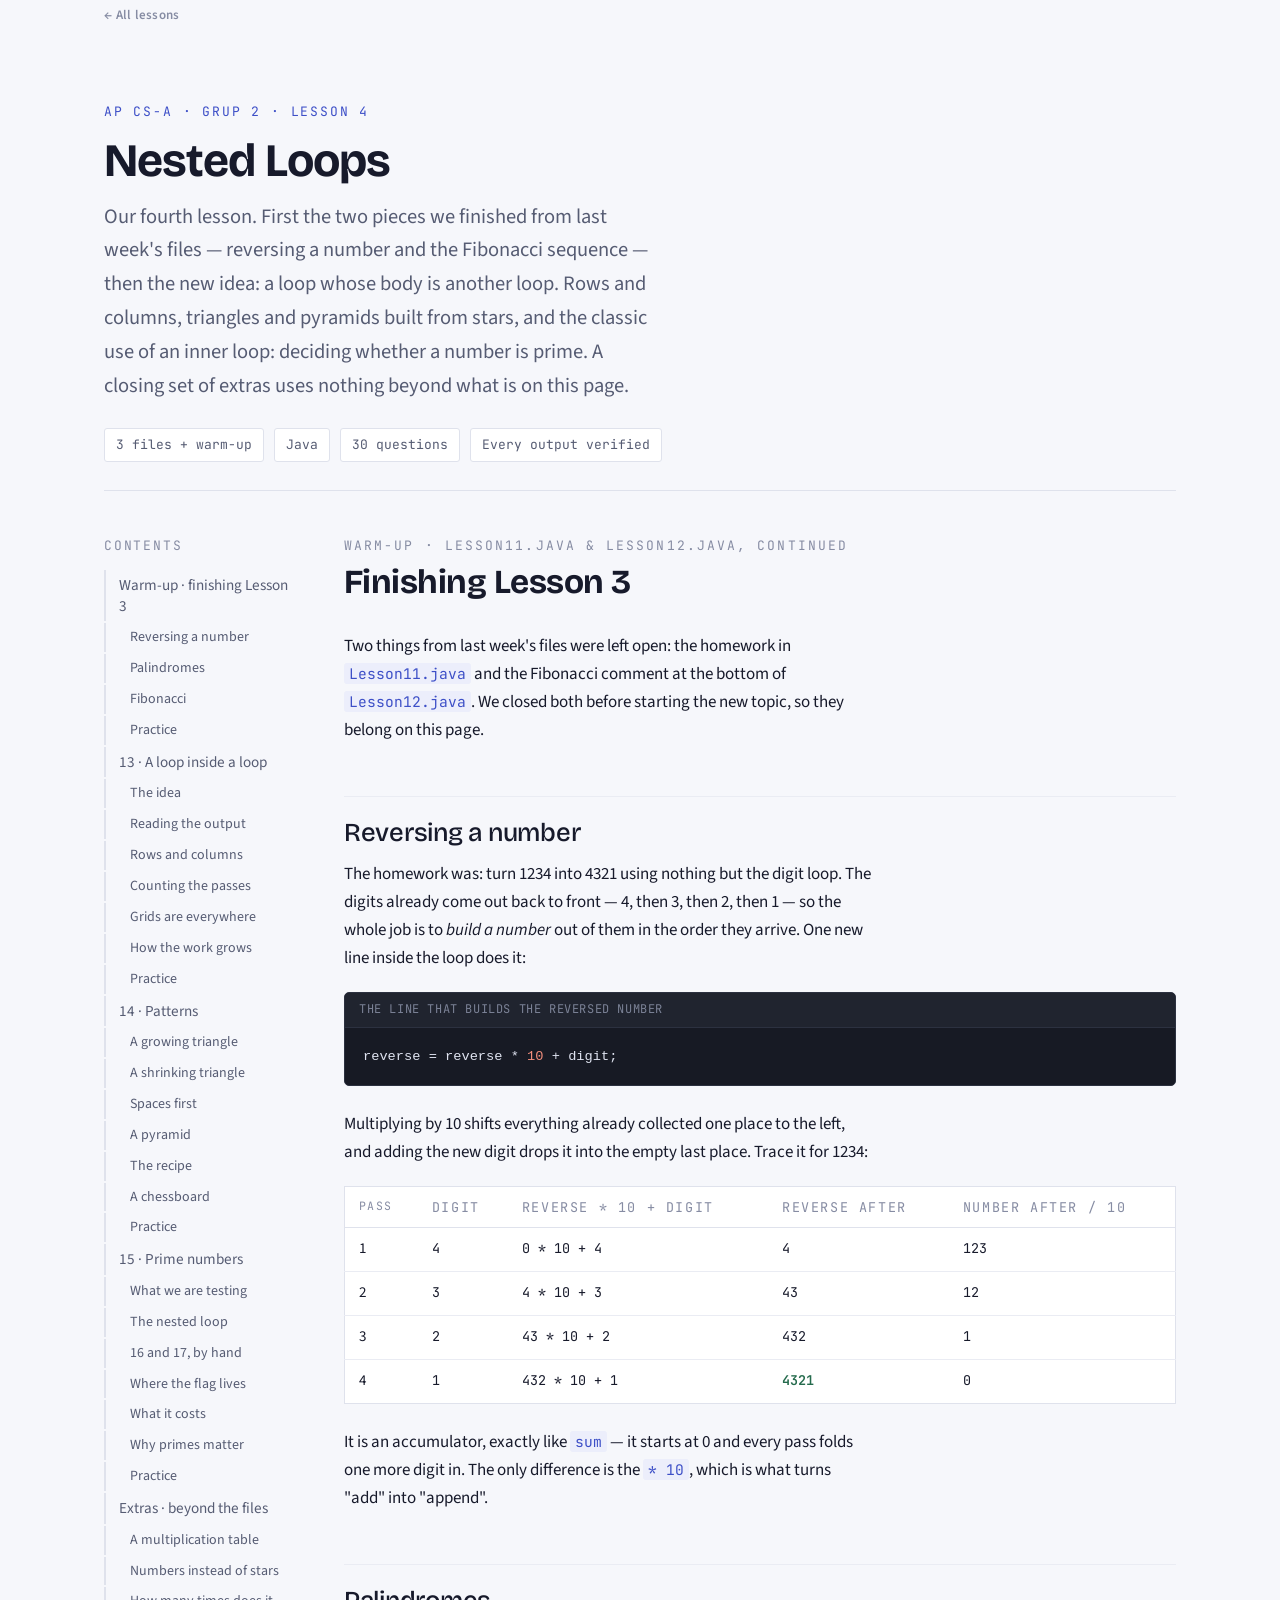
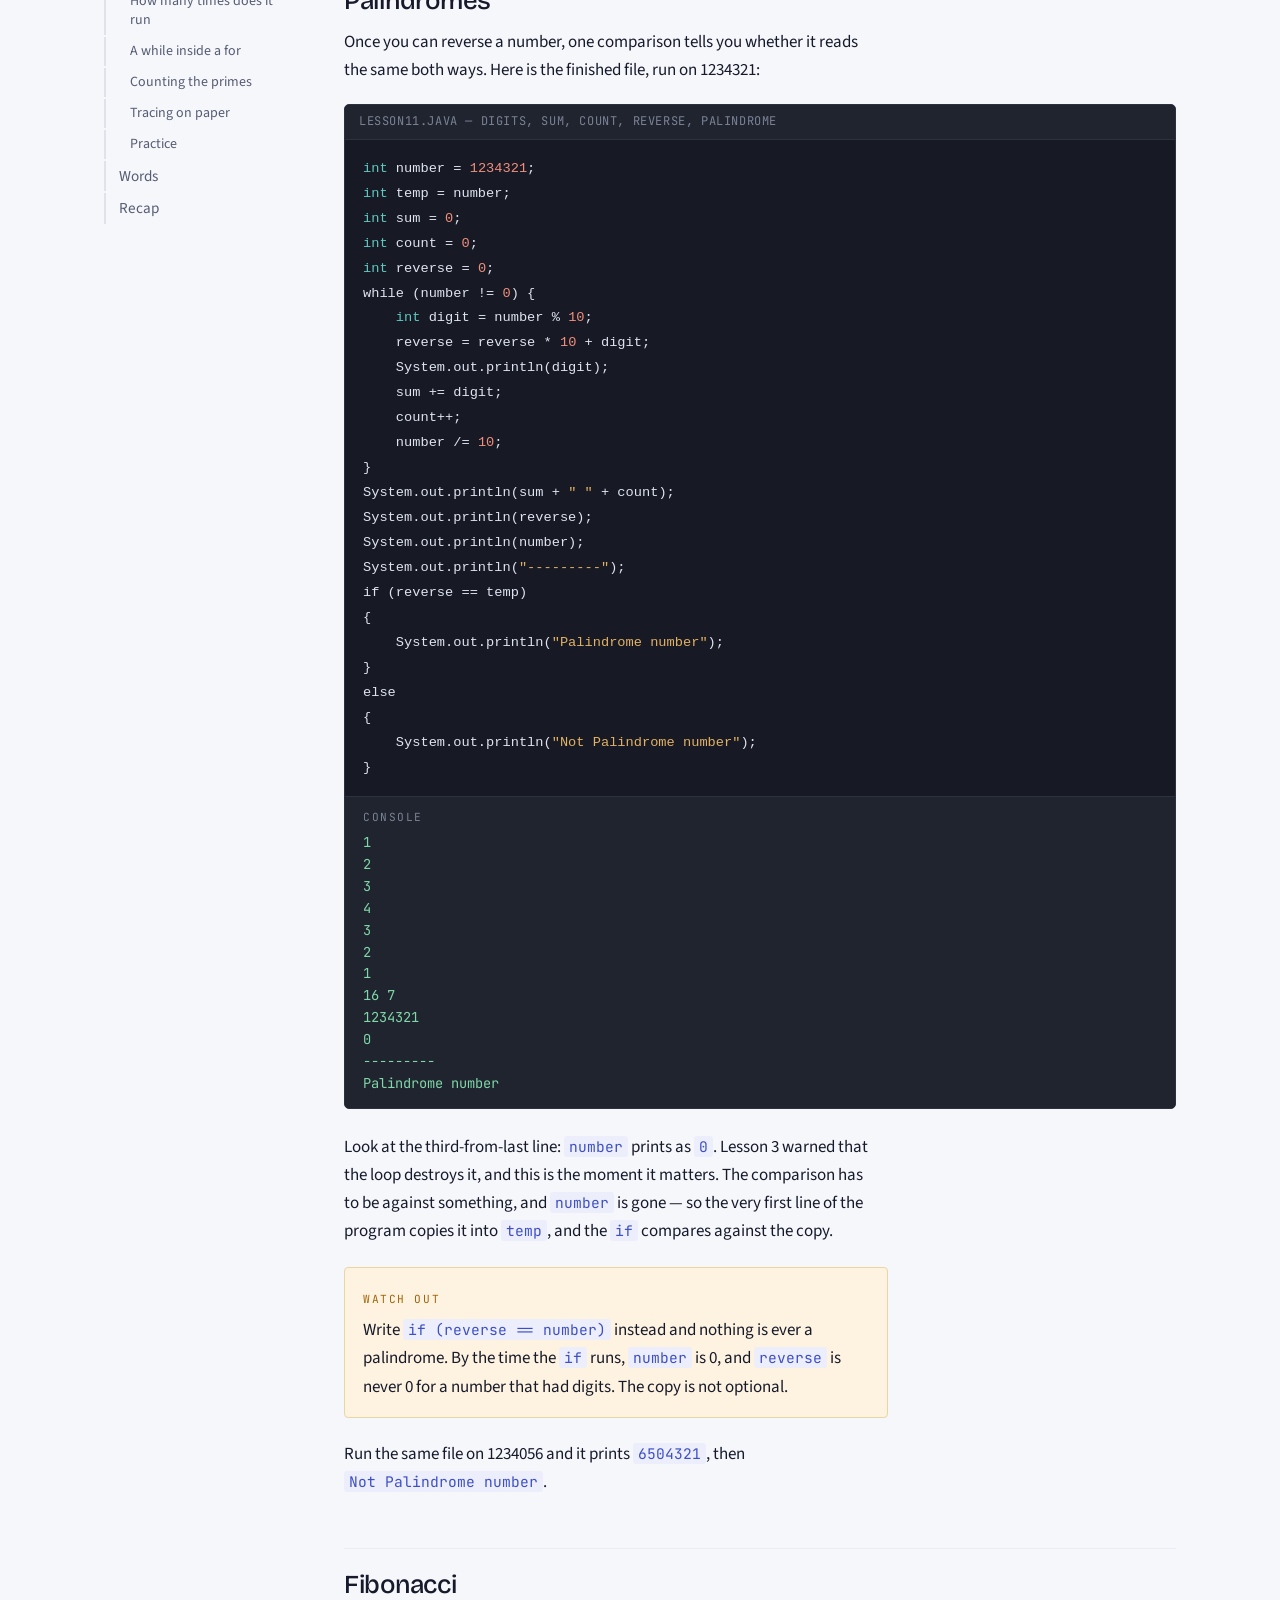
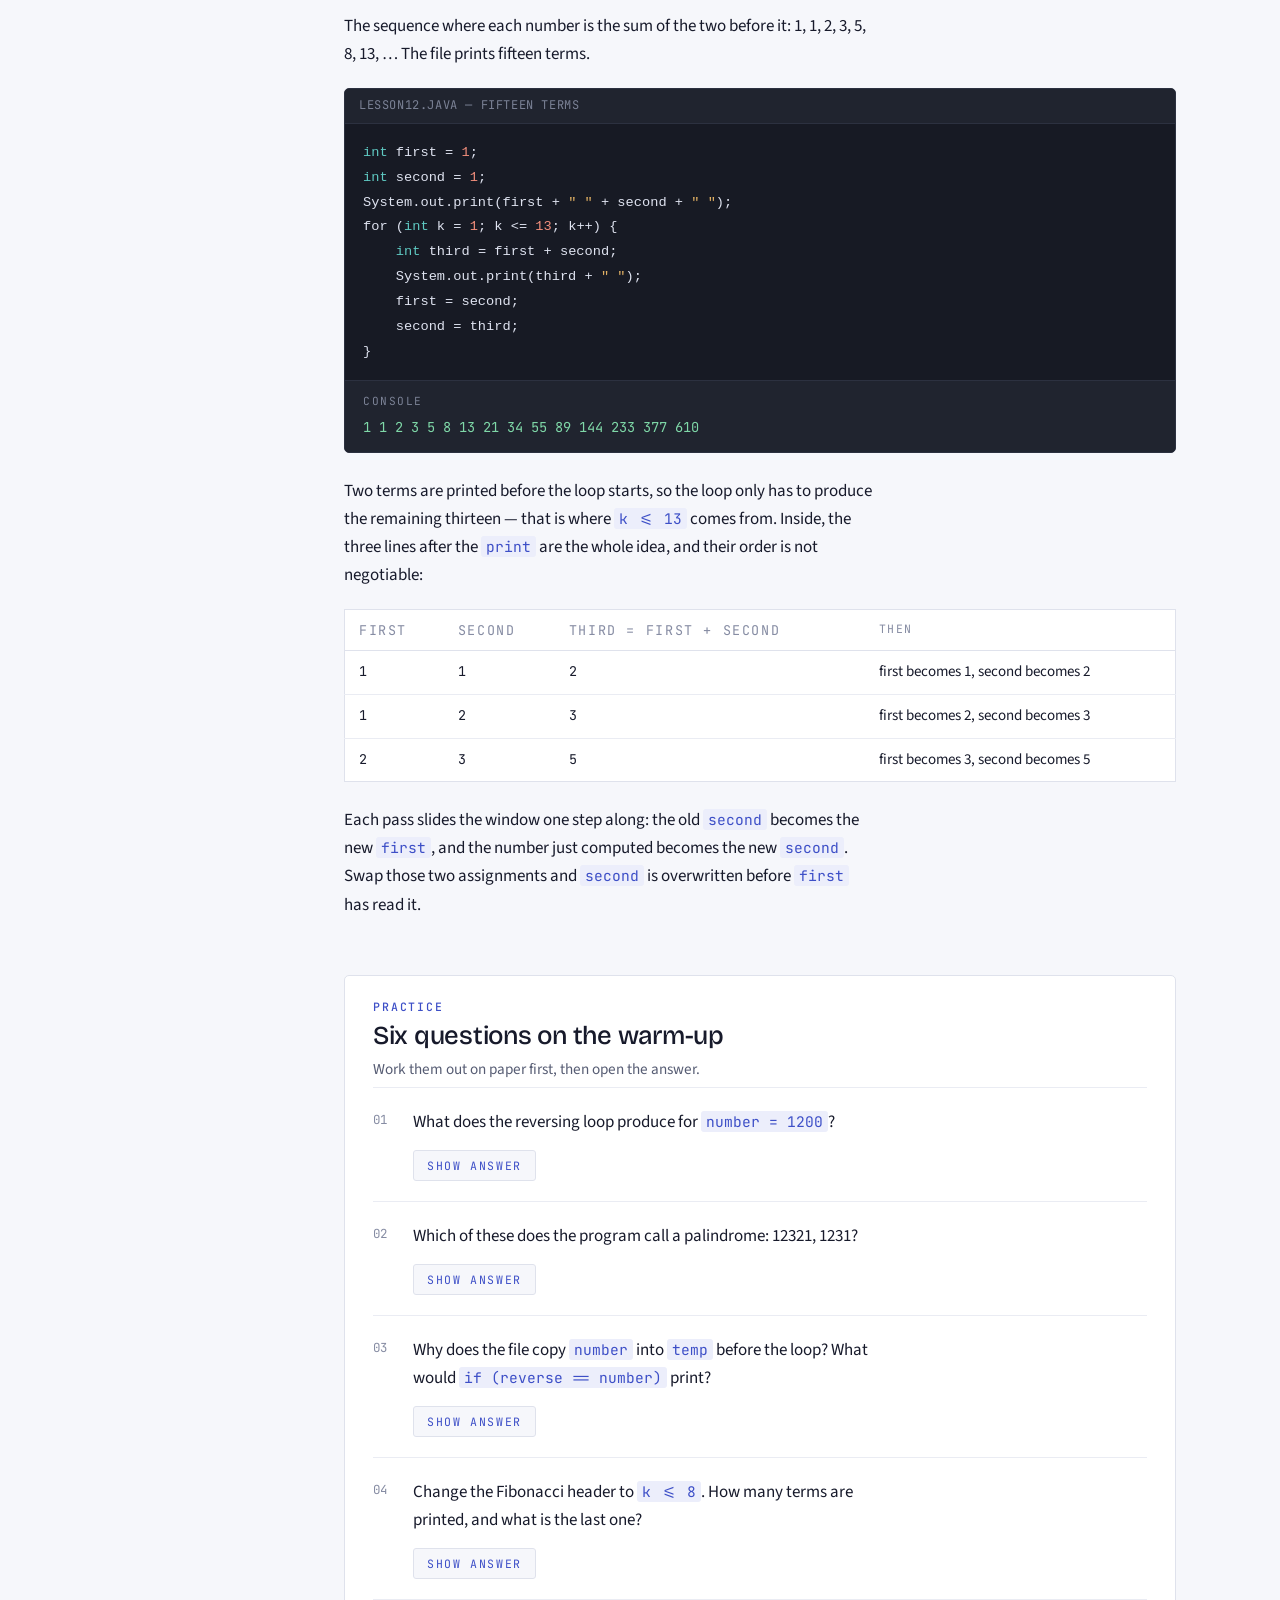
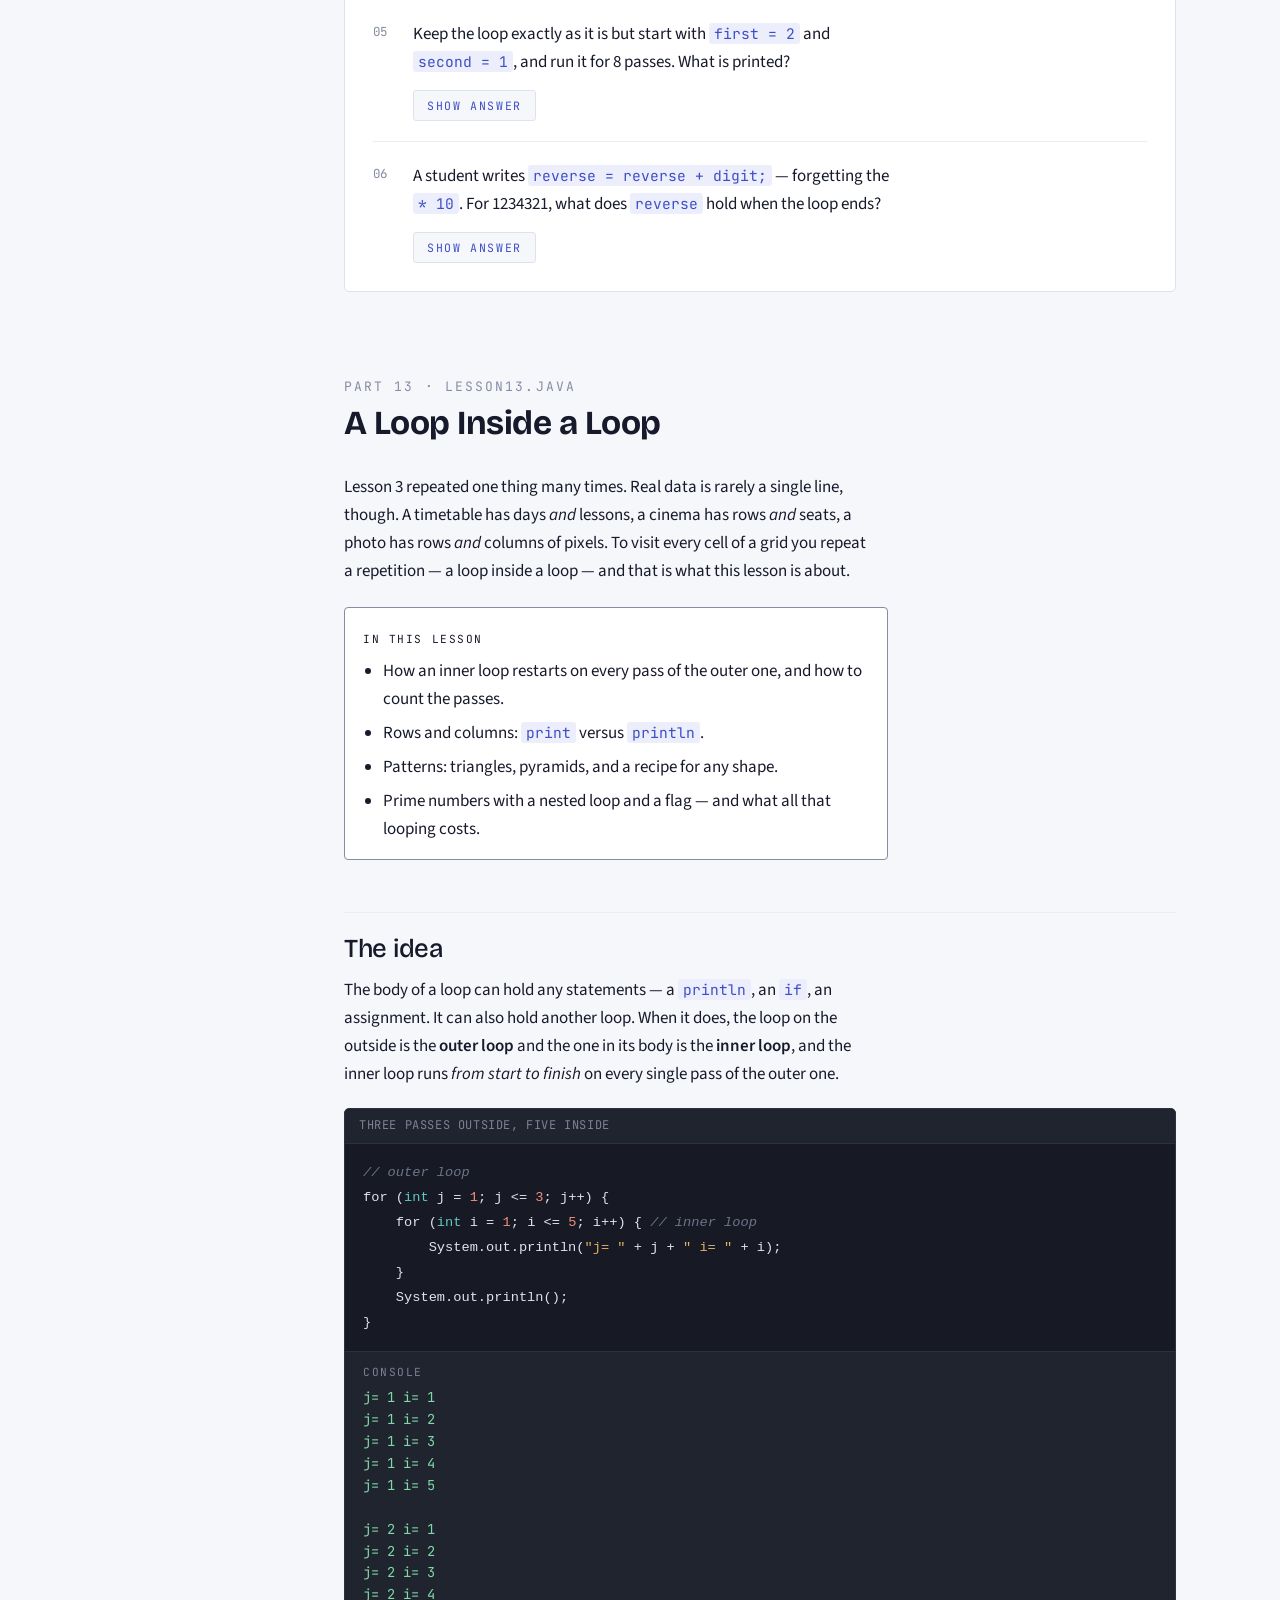
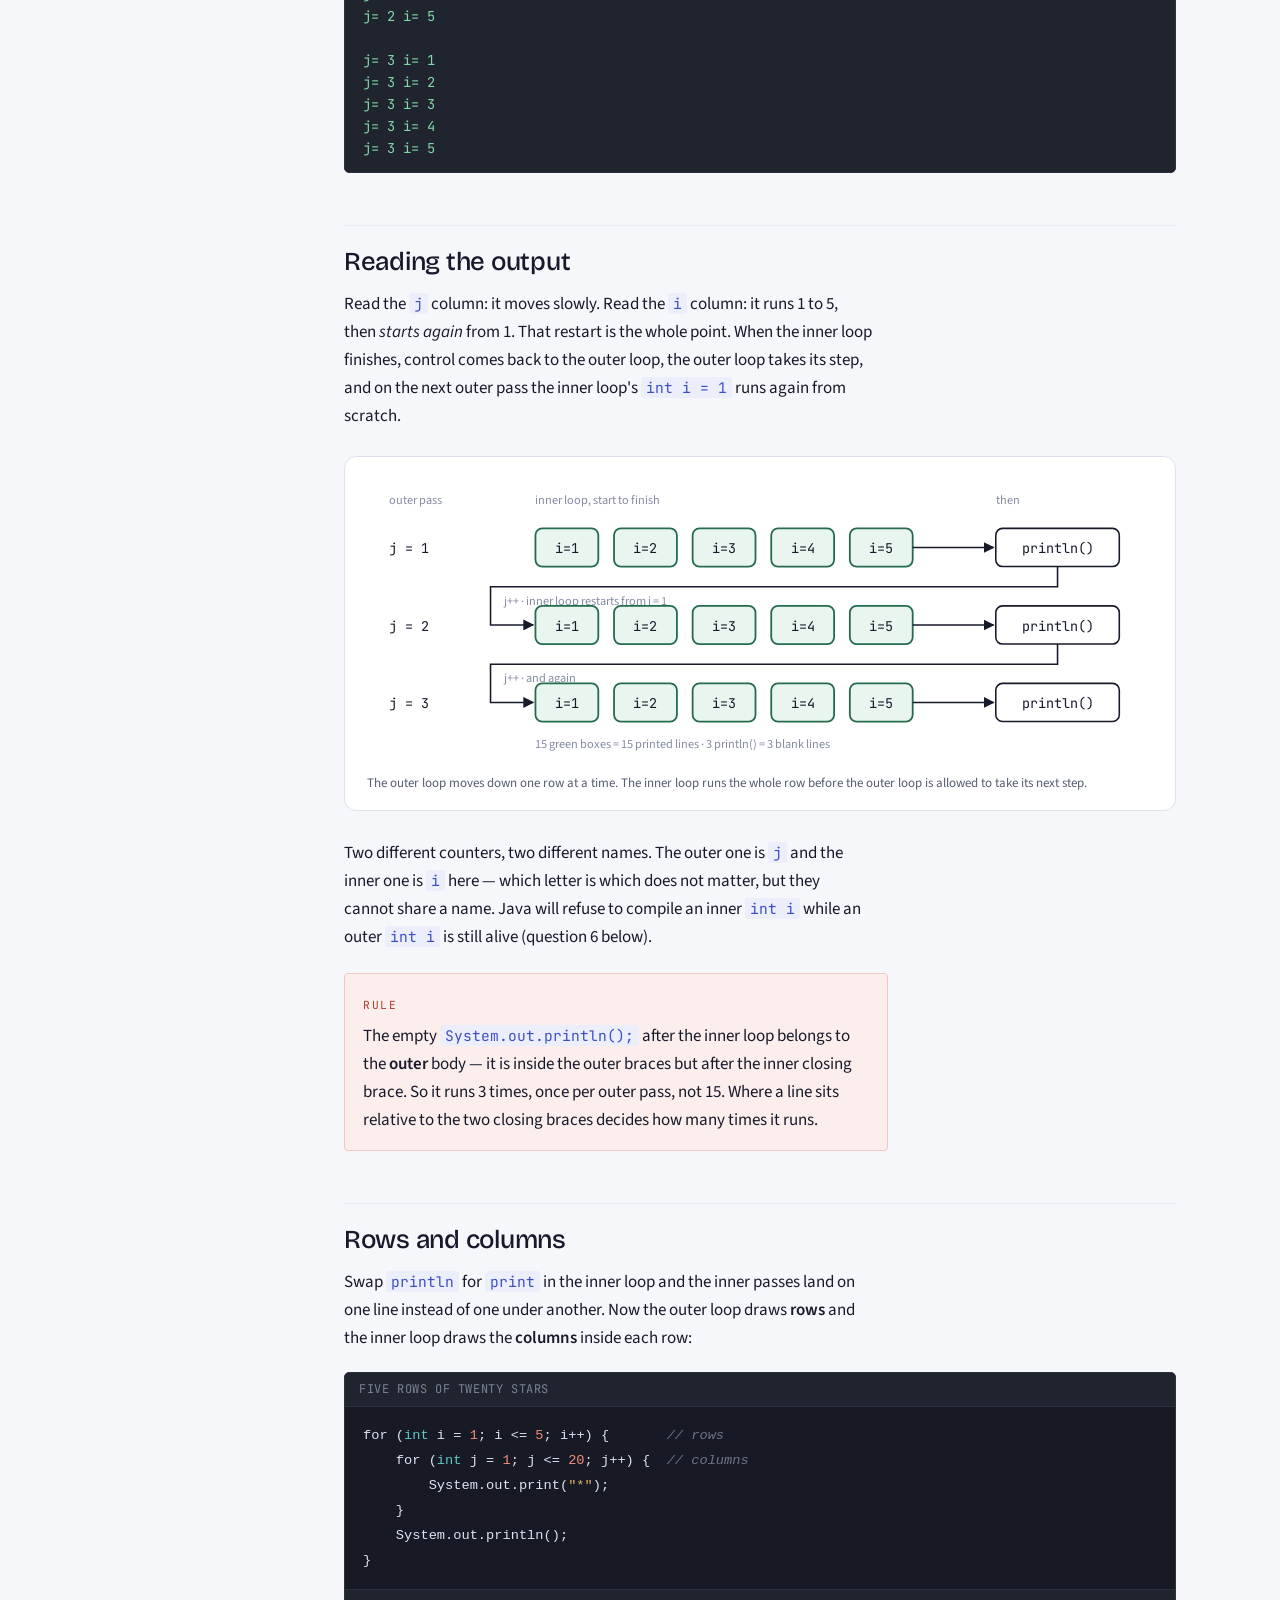
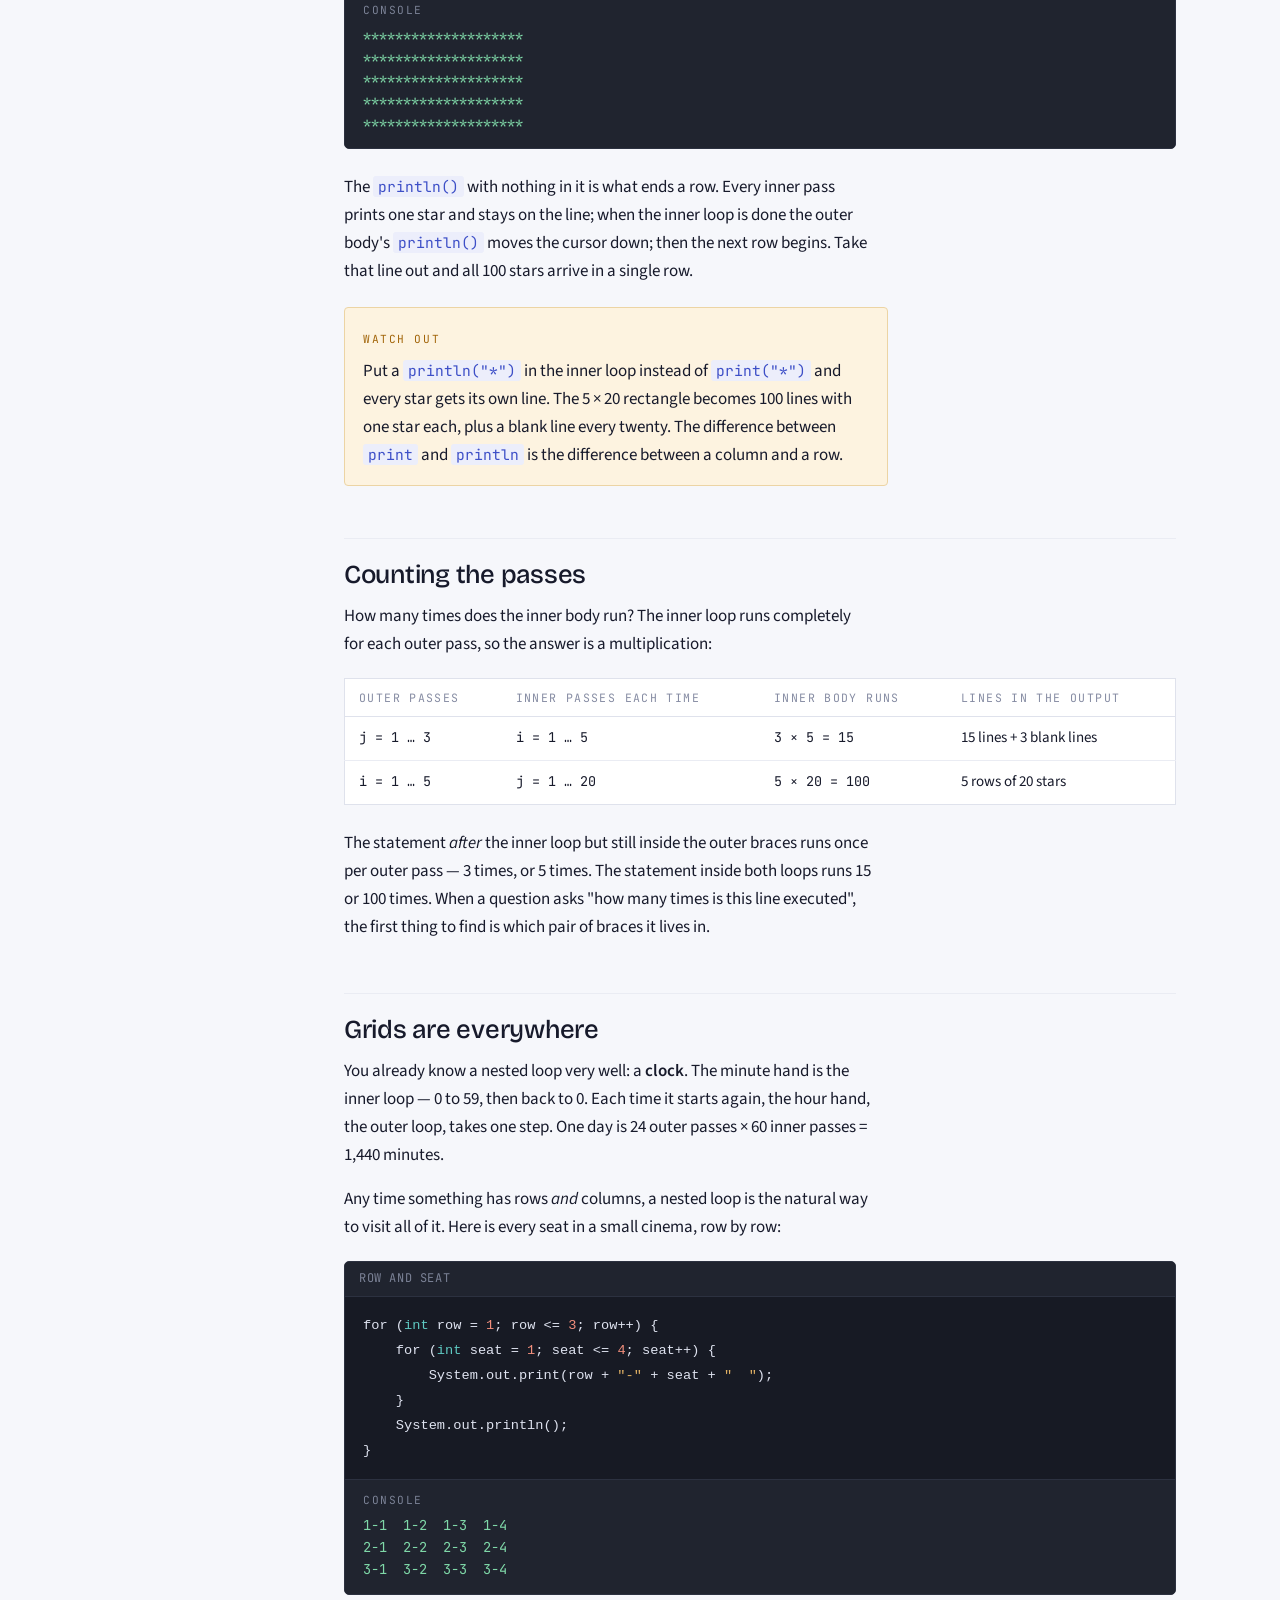
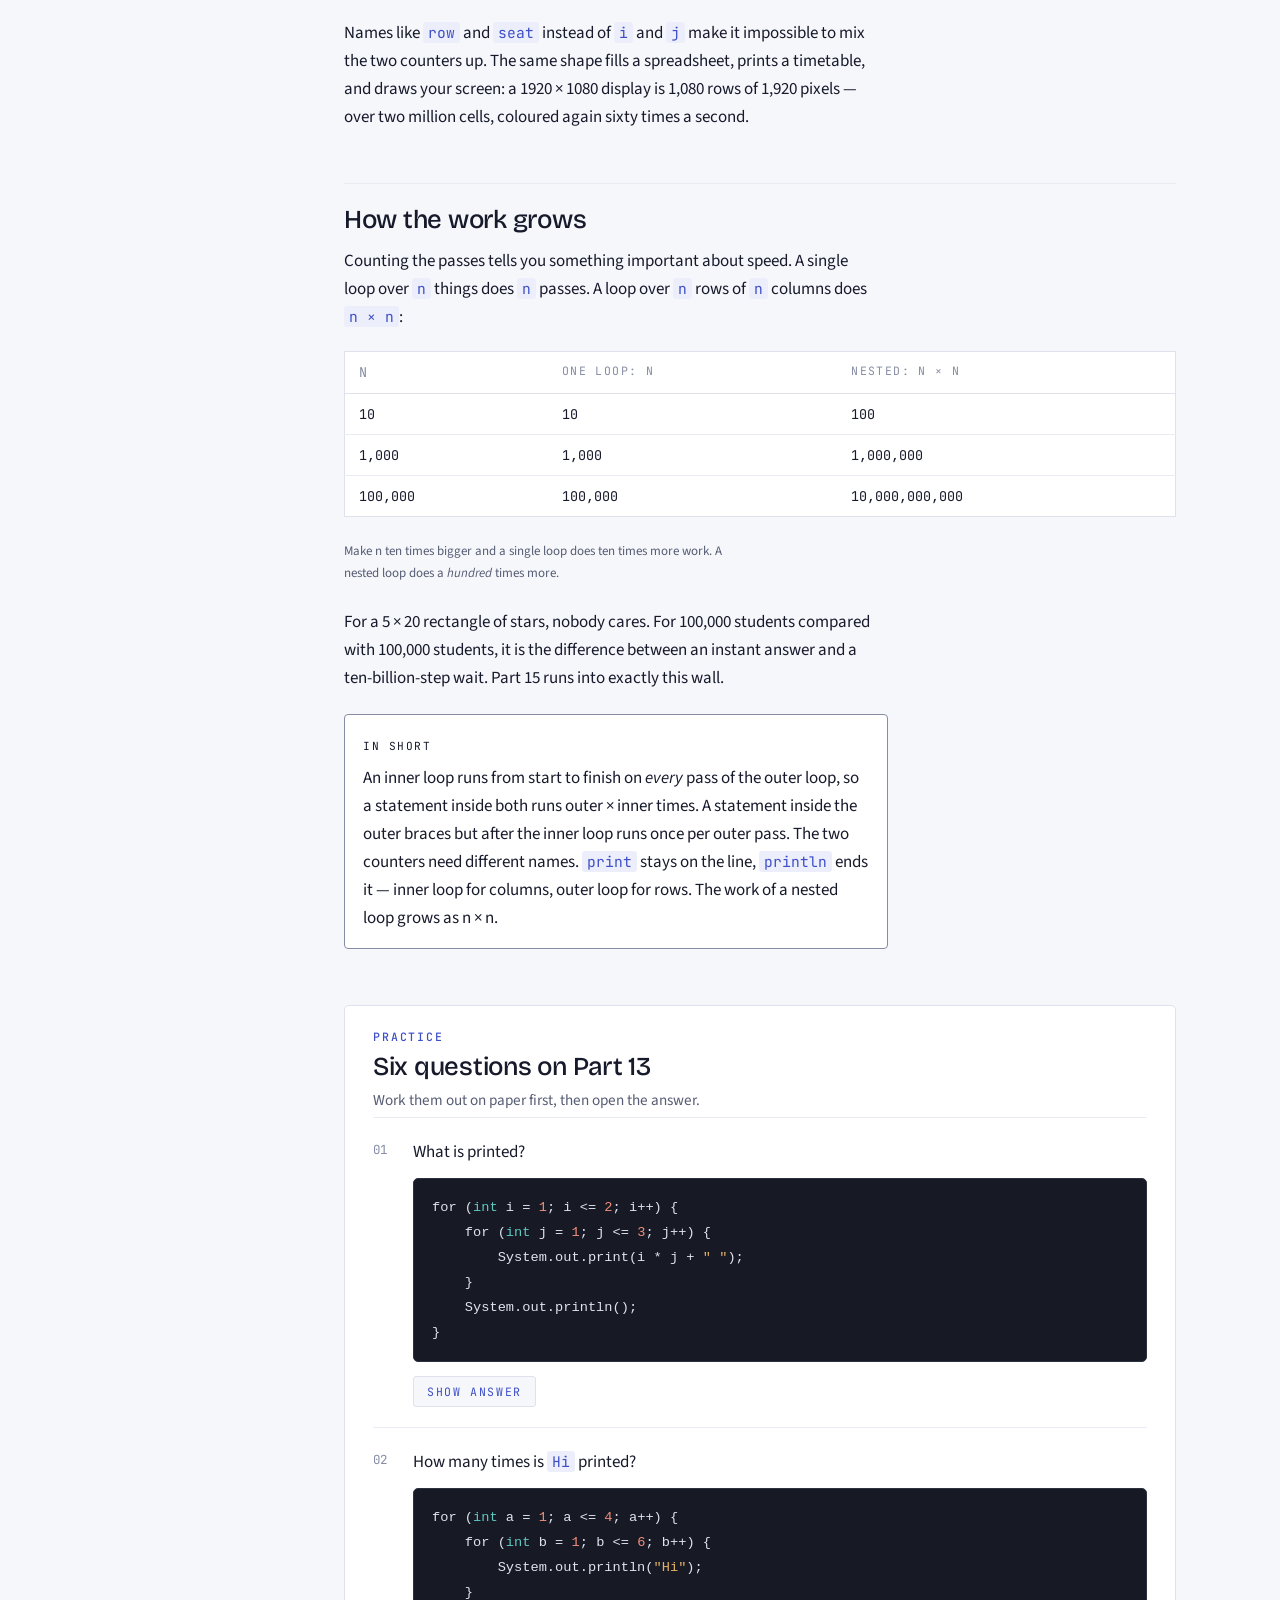
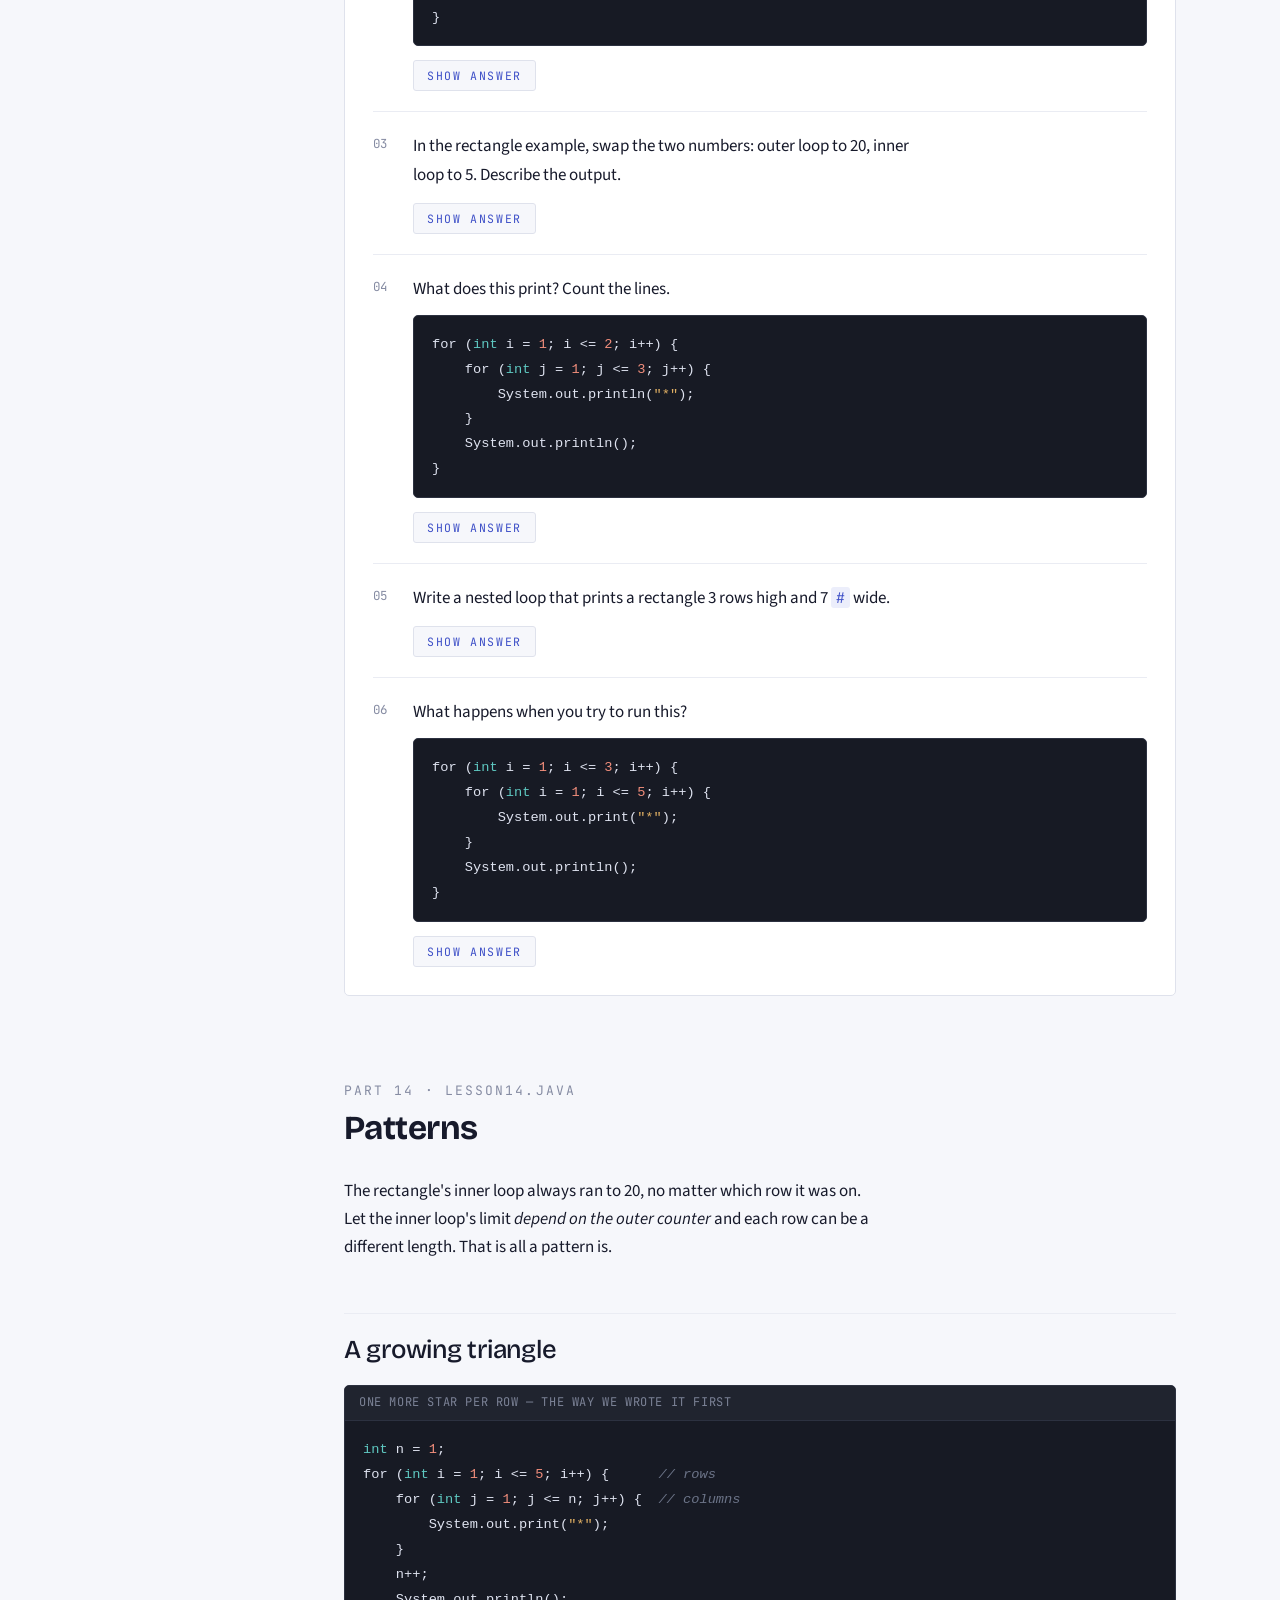
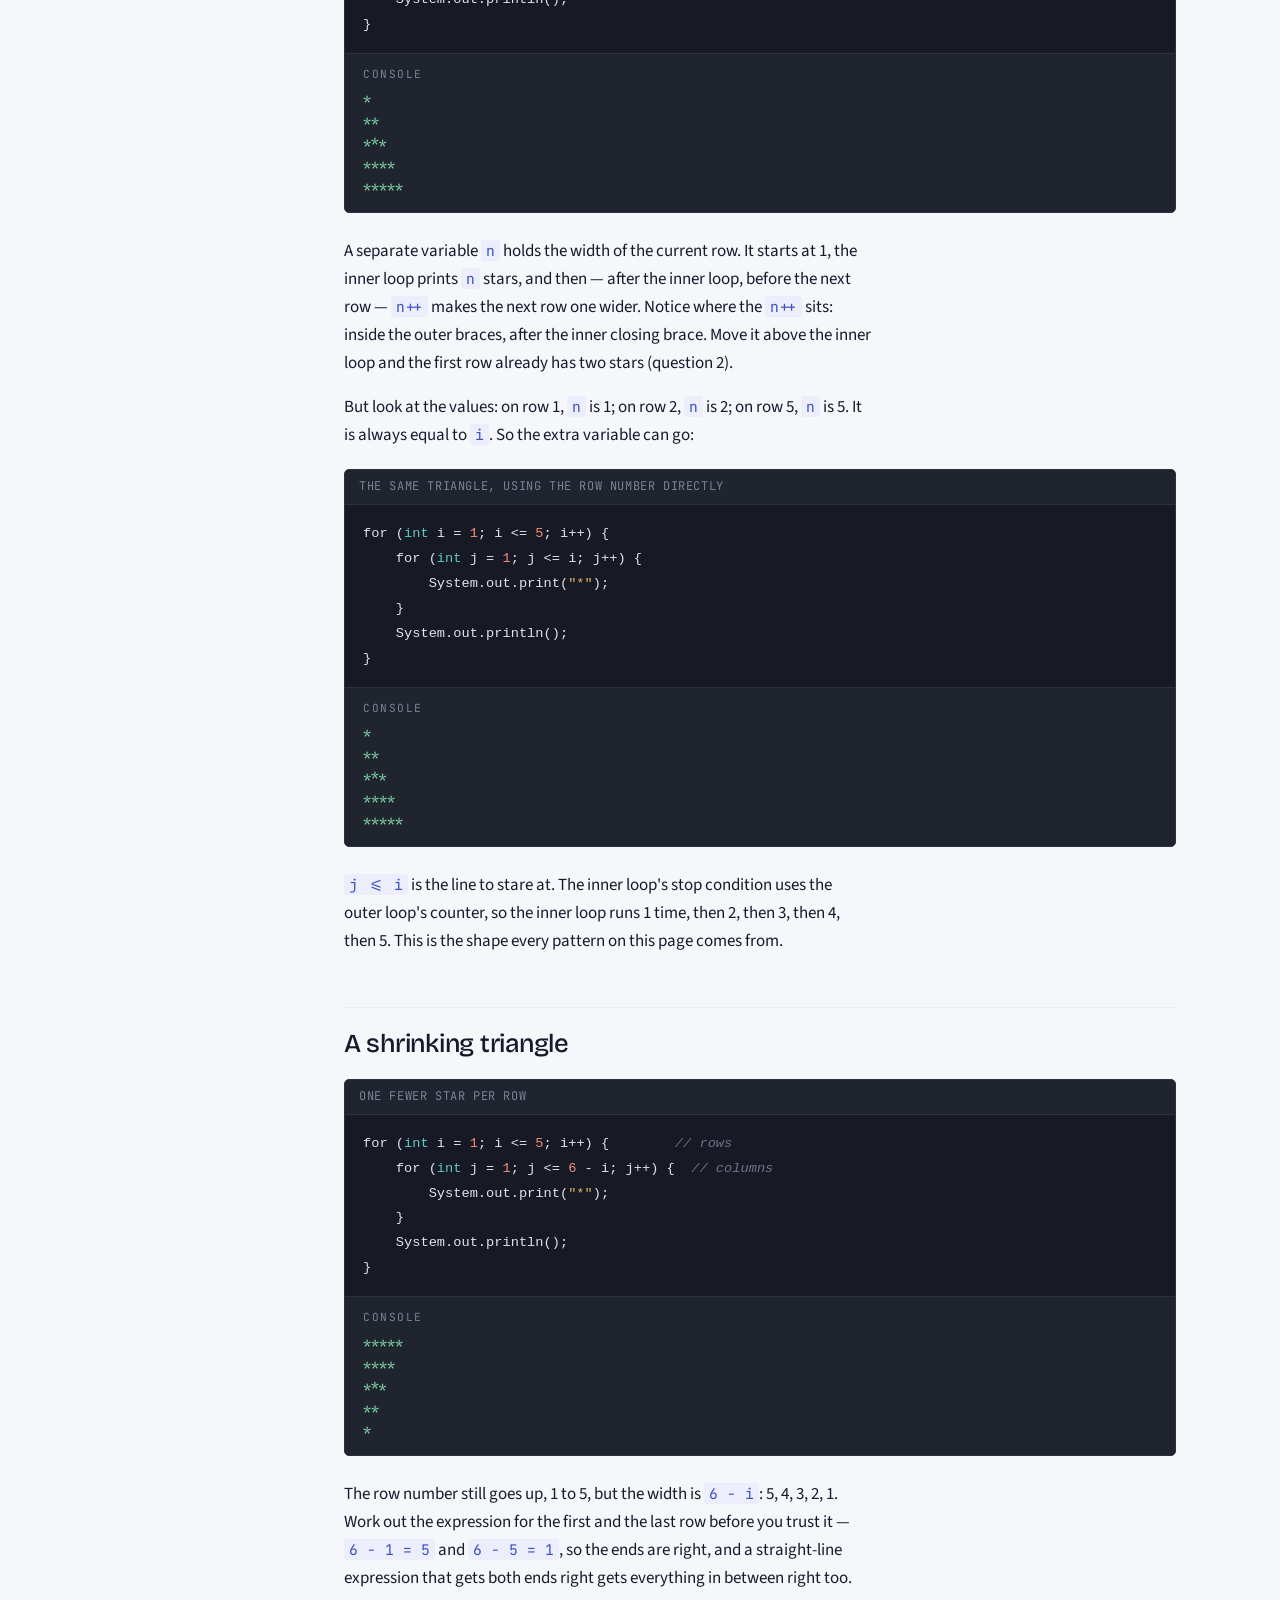
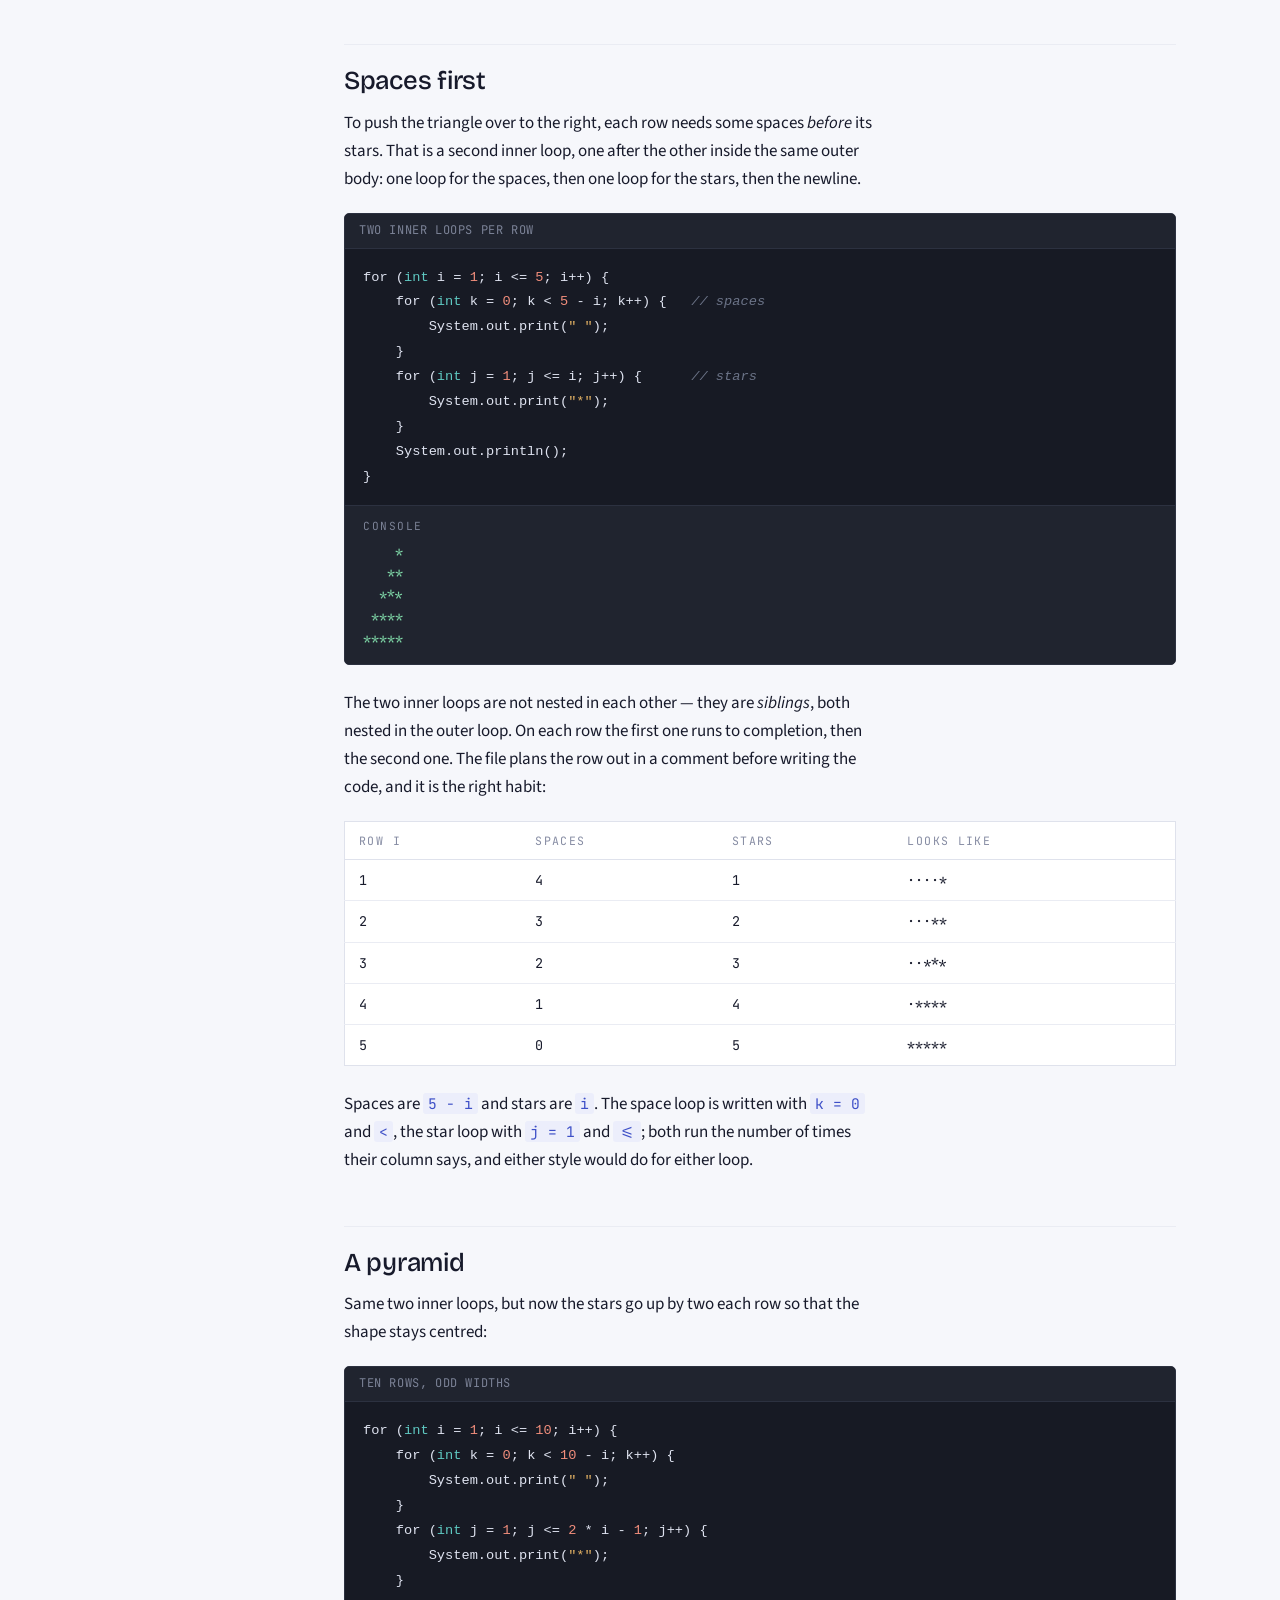
<file: docs/lesson4.html>
<!doctype html>
<html lang="en">
<head>
<meta charset="utf-8">
<meta name="viewport" content="width=device-width, initial-scale=1">
<meta name="description" content="AP CS-A Grup 2 — Lesson 4: nested loops. Reversing a number and palindromes, a loop inside a loop, rectangles, triangles and pyramids of stars, and listing prime numbers with a boolean flag.">
<link rel="icon" href='data:image/svg+xml,<svg xmlns="http://www.w3.org/2000/svg" viewBox="0 0 100 100"><text y=".9em" font-size="90">%E2%98%95</text></svg>'>
<title>Lesson 4 · Nested Loops — AP CS-A Grup 2</title>
<link rel="preconnect" href="https://fonts.googleapis.com">
<link rel="preconnect" href="https://fonts.gstatic.com" crossorigin>
<link rel="stylesheet" href="https://fonts.googleapis.com/css2?family=Bricolage+Grotesque:opsz,wght@12..96,500;12..96,700&family=Source+Sans+3:ital,wght@0,400;0,600;1,400&family=JetBrains+Mono:wght@400;700&display=swap">

<link rel="stylesheet" href="style.css">

</head>
<body>

<div class="wrap">

  <a class="backlink" href="./">← All lessons</a>

  <header class="masthead">
    <p class="eyebrow">AP CS-A · Grup 2 · Lesson 4</p>
    <h1>Nested Loops</h1>
    <p class="deck">Our fourth lesson. First the two pieces we finished from last week's files — reversing a number and the Fibonacci sequence — then the new idea: a loop whose body is another loop. Rows and columns, triangles and pyramids built from stars, and the classic use of an inner loop: deciding whether a number is prime. A closing set of extras uses nothing beyond what is on this page.</p>
    <ul class="facts">
      <li>3 files + warm-up</li>
      <li>Java</li>
      <li>30 questions</li>
      <li>Every output verified</li>
    </ul>
  </header>

  <div class="layout">

    <nav class="toc" aria-label="Contents">
      <h2>Contents</h2>
      <ol>
        <li><a href="#warm">Warm-up · finishing Lesson 3</a></li>
        <li><a class="sub" href="#w-reverse">Reversing a number</a></li>
        <li><a class="sub" href="#w-palin">Palindromes</a></li>
        <li><a class="sub" href="#w-fib">Fibonacci</a></li>
        <li><a class="sub" href="#pw">Practice</a></li>
        <li><a href="#l13">13 · A loop inside a loop</a></li>
        <li><a class="sub" href="#l13-idea">The idea</a></li>
        <li><a class="sub" href="#l13-trace">Reading the output</a></li>
        <li><a class="sub" href="#l13-rect">Rows and columns</a></li>
        <li><a class="sub" href="#l13-count">Counting the passes</a></li>
        <li><a class="sub" href="#l13-life">Grids are everywhere</a></li>
        <li><a class="sub" href="#l13-grow">How the work grows</a></li>
        <li><a class="sub" href="#p13">Practice</a></li>
        <li><a href="#l14">14 · Patterns</a></li>
        <li><a class="sub" href="#l14-grow">A growing triangle</a></li>
        <li><a class="sub" href="#l14-shrink">A shrinking triangle</a></li>
        <li><a class="sub" href="#l14-right">Spaces first</a></li>
        <li><a class="sub" href="#l14-pyramid">A pyramid</a></li>
        <li><a class="sub" href="#l14-recipe">The recipe</a></li>
        <li><a class="sub" href="#l14-check">A chessboard</a></li>
        <li><a class="sub" href="#p14">Practice</a></li>
        <li><a href="#l15">15 · Prime numbers</a></li>
        <li><a class="sub" href="#l15-idea">What we are testing</a></li>
        <li><a class="sub" href="#l15-code">The nested loop</a></li>
        <li><a class="sub" href="#l15-trace">16 and 17, by hand</a></li>
        <li><a class="sub" href="#l15-reset">Where the flag lives</a></li>
        <li><a class="sub" href="#l15-cost">What it costs</a></li>
        <li><a class="sub" href="#l15-history">Why primes matter</a></li>
        <li><a class="sub" href="#p15">Practice</a></li>
        <li><a href="#extras">Extras · beyond the files</a></li>
        <li><a class="sub" href="#x-table">A multiplication table</a></li>
        <li><a class="sub" href="#x-numbers">Numbers instead of stars</a></li>
        <li><a class="sub" href="#x-count">How many times does it run</a></li>
        <li><a class="sub" href="#x-while">A while inside a for</a></li>
        <li><a class="sub" href="#x-primecount">Counting the primes</a></li>
        <li><a class="sub" href="#x-trace">Tracing on paper</a></li>
        <li><a class="sub" href="#px">Practice</a></li>
        <li><a href="#words">Words</a></li>
        <li><a href="#recap">Recap</a></li>
      </ol>
    </nav>

    <main>

      <!-- ============ WARM-UP ============ -->
      <section class="lesson" id="warm">
        <div class="lesson-head">
          <span class="lesson-no">Warm-up · Lesson11.java &amp; Lesson12.java, continued</span>
          <h2 class="lesson-title">Finishing Lesson 3</h2>
        </div>

        <p>Two things from last week's files were left open: the homework in <code class="inl">Lesson11.java</code> and the Fibonacci comment at the bottom of <code class="inl">Lesson12.java</code>. We closed both before starting the new topic, so they belong on this page.</p>

        <h3 id="w-reverse">Reversing a number</h3>

        <p>The homework was: turn 1234 into 4321 using nothing but the digit loop. The digits already come out back to front — 4, then 3, then 2, then 1 — so the whole job is to <em>build a number</em> out of them in the order they arrive. One new line inside the loop does it:</p>

        <div class="ex">
          <div class="ex-head"><span>The line that builds the reversed number</span></div>
          <pre class="code"><code>reverse = reverse * 10 + digit;</code></pre>
        </div>

        <p>Multiplying by 10 shifts everything already collected one place to the left, and adding the new digit drops it into the empty last place. Trace it for 1234:</p>

        <div class="scroll">
          <table>
            <thead>
              <tr><th>Pass</th><th class="mono">digit</th><th class="mono">reverse * 10 + digit</th><th class="mono">reverse after</th><th class="mono">number after / 10</th></tr>
            </thead>
            <tbody>
              <tr><td>1</td><td class="mono">4</td><td class="mono">0 * 10 + 4</td><td class="mono">4</td><td class="mono">123</td></tr>
              <tr><td>2</td><td class="mono">3</td><td class="mono">4 * 10 + 3</td><td class="mono">43</td><td class="mono">12</td></tr>
              <tr><td>3</td><td class="mono">2</td><td class="mono">43 * 10 + 2</td><td class="mono">432</td><td class="mono">1</td></tr>
              <tr><td>4</td><td class="mono">1</td><td class="mono">432 * 10 + 1</td><td class="mono"><span class="tv">4321</span></td><td class="mono">0</td></tr>
            </tbody>
          </table>
        </div>

        <p>It is an accumulator, exactly like <code class="inl">sum</code> — it starts at 0 and every pass folds one more digit in. The only difference is the <code class="inl">* 10</code>, which is what turns "add" into "append".</p>

        <h3 id="w-palin">Palindromes</h3>

        <p>Once you can reverse a number, one comparison tells you whether it reads the same both ways. Here is the finished file, run on 1234321:</p>

        <div class="ex">
          <div class="ex-head"><span>Lesson11.java — digits, sum, count, reverse, palindrome</span></div>
          <pre class="code"><code>int number = 1234321;
int temp = number;
int sum = 0;
int count = 0;
int reverse = 0;
while (number != 0) {
    int digit = number % 10;
    reverse = reverse * 10 + digit;
    System.out.println(digit);
    sum += digit;
    count++;
    number /= 10;
}
System.out.println(sum + " " + count);
System.out.println(reverse);
System.out.println(number);
System.out.println("---------");
if (reverse == temp)
{
    System.out.println("Palindrome number");
}
else
{
    System.out.println("Not Palindrome number");
}</code></pre>
          <div class="out"><span class="out-label">Console</span><pre>1
2
3
4
3
2
1
16 7
1234321
0
---------
Palindrome number</pre></div>
        </div>

        <p>Look at the third-from-last line: <code class="inl">number</code> prints as <code class="inl">0</code>. Lesson 3 warned that the loop destroys it, and this is the moment it matters. The comparison has to be against something, and <code class="inl">number</code> is gone — so the very first line of the program copies it into <code class="inl">temp</code>, and the <code class="inl">if</code> compares against the copy.</p>

        <div class="note note--trap">
          <span class="tag">Watch out</span>
          <p>Write <code class="inl">if (reverse == number)</code> instead and nothing is ever a palindrome. By the time the <code class="inl">if</code> runs, <code class="inl">number</code> is 0, and <code class="inl">reverse</code> is never 0 for a number that had digits. The copy is not optional.</p>
        </div>

        <p>Run the same file on 1234056 and it prints <code class="inl">6504321</code>, then <code class="inl">Not Palindrome number</code>.</p>

        <h3 id="w-fib">Fibonacci</h3>

        <p>The sequence where each number is the sum of the two before it: 1, 1, 2, 3, 5, 8, 13, … The file prints fifteen terms.</p>

        <div class="ex">
          <div class="ex-head"><span>Lesson12.java — fifteen terms</span></div>
          <pre class="code"><code>int first = 1;
int second = 1;
System.out.print(first + " " + second + " ");
for (int k = 1; k &lt;= 13; k++) {
    int third = first + second;
    System.out.print(third + " ");
    first = second;
    second = third;
}</code></pre>
          <div class="out"><span class="out-label">Console</span><pre>1 1 2 3 5 8 13 21 34 55 89 144 233 377 610 </pre></div>
        </div>

        <p>Two terms are printed before the loop starts, so the loop only has to produce the remaining thirteen — that is where <code class="inl">k &lt;= 13</code> comes from. Inside, the three lines after the <code class="inl">print</code> are the whole idea, and their order is not negotiable:</p>

        <div class="scroll">
          <table>
            <thead>
              <tr><th class="mono">first</th><th class="mono">second</th><th class="mono">third = first + second</th><th>then</th></tr>
            </thead>
            <tbody>
              <tr><td class="mono">1</td><td class="mono">1</td><td class="mono">2</td><td>first becomes 1, second becomes 2</td></tr>
              <tr><td class="mono">1</td><td class="mono">2</td><td class="mono">3</td><td>first becomes 2, second becomes 3</td></tr>
              <tr><td class="mono">2</td><td class="mono">3</td><td class="mono">5</td><td>first becomes 3, second becomes 5</td></tr>
            </tbody>
          </table>
        </div>

        <p>Each pass slides the window one step along: the old <code class="inl">second</code> becomes the new <code class="inl">first</code>, and the number just computed becomes the new <code class="inl">second</code>. Swap those two assignments and <code class="inl">second</code> is overwritten before <code class="inl">first</code> has read it.</p>

        <div class="practice" id="pw">
          <h3 class="practice-title"><span class="practice-eyebrow">Practice</span>Six questions on the warm-up</h3>
          <p class="practice-lede">Work them out on paper first, then open the answer.</p>

          <ol class="qs">
            <li>
              <p>What does the reversing loop produce for <code class="inl">number = 1200</code>?</p>
              <details class="ans">
                <summary>Show answer</summary>
                <div class="ans-body">
                  <p><span class="outline">21</span></p>
                  <p>The digits come out as 0, 0, 2, 1. After two passes <code class="inl">reverse</code> is still <code class="inl">0 * 10 + 0 = 0</code> — an <code class="inl">int</code> has no way to remember leading zeros. So "0021" is simply 21.</p>
                </div>
              </details>
            </li>

            <li>
              <p>Which of these does the program call a palindrome: 12321, 1231?</p>
              <details class="ans">
                <summary>Show answer</summary>
                <div class="ans-body">
                  <p><span class="outline">12321 yes · 1231 no</span></p>
                  <p>12321 reversed is 12321, equal to the copy in <code class="inl">temp</code>. 1231 reversed is 1321, which is not.</p>
                </div>
              </details>
            </li>

            <li>
              <p>Why does the file copy <code class="inl">number</code> into <code class="inl">temp</code> before the loop? What would <code class="inl">if (reverse == number)</code> print?</p>
              <details class="ans">
                <summary>Show answer</summary>
                <div class="ans-body">
                  <p><span class="outline">Not Palindrome number — for every input</span></p>
                  <p>The loop divides <code class="inl">number</code> by 10 until it reaches 0, and 0 is what the <code class="inl">if</code> would see. The copy preserves the original so there is something to compare against.</p>
                </div>
              </details>
            </li>

            <li>
              <p>Change the Fibonacci header to <code class="inl">k &lt;= 8</code>. How many terms are printed, and what is the last one?</p>
              <details class="ans">
                <summary>Show answer</summary>
                <div class="ans-body">
                  <p><span class="outline">10 terms, ending in 55</span></p>
                  <div class="ex">
                    <div class="out"><span class="out-label">Console</span><pre>1 1 2 3 5 8 13 21 34 55 </pre></div>
                  </div>
                  <p>Two terms come from the <code class="inl">print</code> before the loop, eight from the loop. The count is always <em>2 + the number of passes</em>.</p>
                </div>
              </details>
            </li>

            <li>
              <p>Keep the loop exactly as it is but start with <code class="inl">first = 2</code> and <code class="inl">second = 1</code>, and run it for 8 passes. What is printed?</p>
              <details class="ans">
                <summary>Show answer</summary>
                <div class="ans-body">
                  <div class="ex">
                    <div class="out"><span class="out-label">Console</span><pre>2 1 3 4 7 11 18 29 47 76 </pre></div>
                  </div>
                  <p>The rule "add the previous two" does not care what the first two are. Different seeds, same loop, a different sequence.</p>
                </div>
              </details>
            </li>

            <li>
              <p>A student writes <code class="inl">reverse = reverse + digit;</code> — forgetting the <code class="inl">* 10</code>. For 1234321, what does <code class="inl">reverse</code> hold when the loop ends?</p>
              <details class="ans">
                <summary>Show answer</summary>
                <div class="ans-body">
                  <p><span class="outline">16</span></p>
                  <p>Without the shift it is just <code class="inl">sum += digit</code> under another name: 1+2+3+4+3+2+1. The <code class="inl">* 10</code> is the only thing that makes the digits land in separate places.</p>
                </div>
              </details>
            </li>
          </ol>
        </div>
      </section>

      <!-- ============ PART 13 ============ -->
      <section class="lesson" id="l13">
        <div class="lesson-head">
          <span class="lesson-no">Part 13 · Lesson13.java</span>
          <h2 class="lesson-title">A Loop Inside a Loop</h2>
        </div>

        <p>Lesson 3 repeated one thing many times. Real data is rarely a single line, though. A timetable has days <em>and</em> lessons, a cinema has rows <em>and</em> seats, a photo has rows <em>and</em> columns of pixels. To visit every cell of a grid you repeat a repetition — a loop inside a loop — and that is what this lesson is about.</p>

        <div class="note note--sum">
          <span class="tag">In this lesson</span>
          <ul class="plain">
            <li>How an inner loop restarts on every pass of the outer one, and how to count the passes.</li>
            <li>Rows and columns: <code class="inl">print</code> versus <code class="inl">println</code>.</li>
            <li>Patterns: triangles, pyramids, and a recipe for any shape.</li>
            <li>Prime numbers with a nested loop and a flag — and what all that looping costs.</li>
          </ul>
        </div>

        <h3 id="l13-idea">The idea</h3>

        <p>The body of a loop can hold any statements — a <code class="inl">println</code>, an <code class="inl">if</code>, an assignment. It can also hold another loop. When it does, the loop on the outside is the <strong>outer loop</strong> and the one in its body is the <strong>inner loop</strong>, and the inner loop runs <em>from start to finish</em> on every single pass of the outer one.</p>

        <div class="ex">
          <div class="ex-head"><span>Three passes outside, five inside</span></div>
          <pre class="code"><code>// outer loop
for (int j = 1; j &lt;= 3; j++) {
    for (int i = 1; i &lt;= 5; i++) { // inner loop
        System.out.println("j= " + j + " i= " + i);
    }
    System.out.println();
}</code></pre>
          <div class="out"><span class="out-label">Console</span><pre>j= 1 i= 1
j= 1 i= 2
j= 1 i= 3
j= 1 i= 4
j= 1 i= 5

j= 2 i= 1
j= 2 i= 2
j= 2 i= 3
j= 2 i= 4
j= 2 i= 5

j= 3 i= 1
j= 3 i= 2
j= 3 i= 3
j= 3 i= 4
j= 3 i= 5
</pre></div>
        </div>

        <h3 id="l13-trace">Reading the output</h3>

        <p>Read the <code class="inl">j</code> column: it moves slowly. Read the <code class="inl">i</code> column: it runs 1 to 5, then <em>starts again</em> from 1. That restart is the whole point. When the inner loop finishes, control comes back to the outer loop, the outer loop takes its step, and on the next outer pass the inner loop's <code class="inl">int i = 1</code> runs again from scratch.</p>

        <figure class="fig">
          <svg viewBox="0 0 700 250" role="img" aria-label="Three rows, one per outer pass. In each row the inner loop runs i from 1 to 5, then a println ends the row before the outer loop steps j.">
            <defs>
              <marker id="ar" viewBox="0 0 10 10" refX="9" refY="5" markerWidth="7" markerHeight="7" orient="auto-start-reverse">
                <path d="M 0 0 L 10 5 L 0 10 z" fill="currentColor"/>
              </marker>
            </defs>

            <text class="fig-lbl" x="20" y="22">outer pass</text>
            <text class="fig-lbl" x="150" y="22">inner loop, start to finish</text>
            <text class="fig-lbl" x="560" y="22">then</text>

            <text class="fig-m" x="20" y="66">j = 1</text>
            <rect class="fig-hit" x="150" y="44" width="56" height="34" rx="6"/><text class="fig-m" x="178" y="66" text-anchor="middle">i=1</text>
            <rect class="fig-hit" x="220" y="44" width="56" height="34" rx="6"/><text class="fig-m" x="248" y="66" text-anchor="middle">i=2</text>
            <rect class="fig-hit" x="290" y="44" width="56" height="34" rx="6"/><text class="fig-m" x="318" y="66" text-anchor="middle">i=3</text>
            <rect class="fig-hit" x="360" y="44" width="56" height="34" rx="6"/><text class="fig-m" x="388" y="66" text-anchor="middle">i=4</text>
            <rect class="fig-hit" x="430" y="44" width="56" height="34" rx="6"/><text class="fig-m" x="458" y="66" text-anchor="middle">i=5</text>
            <rect class="fig-box" x="560" y="44" width="110" height="34" rx="6"/><text class="fig-m" x="615" y="66" text-anchor="middle">println()</text>
            <line x1="486" y1="61" x2="558" y2="61" stroke="currentColor" stroke-width="1.4" marker-end="url(#ar)"/>

            <path d="M 615 78 L 615 96 L 110 96 L 110 130 L 148 130" fill="none" stroke="currentColor" stroke-width="1.4" marker-end="url(#ar)"/>
            <text class="fig-lbl" x="122" y="112">j++ · inner loop restarts from i = 1</text>

            <text class="fig-m" x="20" y="135">j = 2</text>
            <rect class="fig-hit" x="150" y="113" width="56" height="34" rx="6"/><text class="fig-m" x="178" y="135" text-anchor="middle">i=1</text>
            <rect class="fig-hit" x="220" y="113" width="56" height="34" rx="6"/><text class="fig-m" x="248" y="135" text-anchor="middle">i=2</text>
            <rect class="fig-hit" x="290" y="113" width="56" height="34" rx="6"/><text class="fig-m" x="318" y="135" text-anchor="middle">i=3</text>
            <rect class="fig-hit" x="360" y="113" width="56" height="34" rx="6"/><text class="fig-m" x="388" y="135" text-anchor="middle">i=4</text>
            <rect class="fig-hit" x="430" y="113" width="56" height="34" rx="6"/><text class="fig-m" x="458" y="135" text-anchor="middle">i=5</text>
            <rect class="fig-box" x="560" y="113" width="110" height="34" rx="6"/><text class="fig-m" x="615" y="135" text-anchor="middle">println()</text>
            <line x1="486" y1="130" x2="558" y2="130" stroke="currentColor" stroke-width="1.4" marker-end="url(#ar)"/>

            <path d="M 615 147 L 615 165 L 110 165 L 110 199 L 148 199" fill="none" stroke="currentColor" stroke-width="1.4" marker-end="url(#ar)"/>
            <text class="fig-lbl" x="122" y="181">j++ · and again</text>

            <text class="fig-m" x="20" y="204">j = 3</text>
            <rect class="fig-hit" x="150" y="182" width="56" height="34" rx="6"/><text class="fig-m" x="178" y="204" text-anchor="middle">i=1</text>
            <rect class="fig-hit" x="220" y="182" width="56" height="34" rx="6"/><text class="fig-m" x="248" y="204" text-anchor="middle">i=2</text>
            <rect class="fig-hit" x="290" y="182" width="56" height="34" rx="6"/><text class="fig-m" x="318" y="204" text-anchor="middle">i=3</text>
            <rect class="fig-hit" x="360" y="182" width="56" height="34" rx="6"/><text class="fig-m" x="388" y="204" text-anchor="middle">i=4</text>
            <rect class="fig-hit" x="430" y="182" width="56" height="34" rx="6"/><text class="fig-m" x="458" y="204" text-anchor="middle">i=5</text>
            <rect class="fig-box" x="560" y="182" width="110" height="34" rx="6"/><text class="fig-m" x="615" y="204" text-anchor="middle">println()</text>
            <line x1="486" y1="199" x2="558" y2="199" stroke="currentColor" stroke-width="1.4" marker-end="url(#ar)"/>

            <text class="fig-lbl" x="150" y="240">15 green boxes = 15 printed lines · 3 println() = 3 blank lines</text>
          </svg>
          <figcaption>The outer loop moves down one row at a time. The inner loop runs the whole row before the outer loop is allowed to take its next step.</figcaption>
        </figure>

        <p>Two different counters, two different names. The outer one is <code class="inl">j</code> and the inner one is <code class="inl">i</code> here — which letter is which does not matter, but they cannot share a name. Java will refuse to compile an inner <code class="inl">int i</code> while an outer <code class="inl">int i</code> is still alive (question 6 below).</p>

        <div class="note note--rule">
          <span class="tag">Rule</span>
          <p>The empty <code class="inl">System.out.println();</code> after the inner loop belongs to the <strong>outer</strong> body — it is inside the outer braces but after the inner closing brace. So it runs 3 times, once per outer pass, not 15. Where a line sits relative to the two closing braces decides how many times it runs.</p>
        </div>

        <h3 id="l13-rect">Rows and columns</h3>

        <p>Swap <code class="inl">println</code> for <code class="inl">print</code> in the inner loop and the inner passes land on one line instead of one under another. Now the outer loop draws <strong>rows</strong> and the inner loop draws the <strong>columns</strong> inside each row:</p>

        <div class="ex">
          <div class="ex-head"><span>Five rows of twenty stars</span></div>
          <pre class="code"><code>for (int i = 1; i &lt;= 5; i++) {       // rows
    for (int j = 1; j &lt;= 20; j++) {  // columns
        System.out.print("*");
    }
    System.out.println();
}</code></pre>
          <div class="out"><span class="out-label">Console</span><pre>********************
********************
********************
********************
********************</pre></div>
        </div>

        <p>The <code class="inl">println()</code> with nothing in it is what ends a row. Every inner pass prints one star and stays on the line; when the inner loop is done the outer body's <code class="inl">println()</code> moves the cursor down; then the next row begins. Take that line out and all 100 stars arrive in a single row.</p>

        <div class="note note--trap">
          <span class="tag">Watch out</span>
          <p>Put a <code class="inl">println("*")</code> in the inner loop instead of <code class="inl">print("*")</code> and every star gets its own line. The 5 × 20 rectangle becomes 100 lines with one star each, plus a blank line every twenty. The difference between <code class="inl">print</code> and <code class="inl">println</code> is the difference between a column and a row.</p>
        </div>

        <h3 id="l13-count">Counting the passes</h3>

        <p>How many times does the inner body run? The inner loop runs completely for each outer pass, so the answer is a multiplication:</p>

        <div class="scroll">
          <table>
            <thead>
              <tr><th>Outer passes</th><th>Inner passes each time</th><th>Inner body runs</th><th>Lines in the output</th></tr>
            </thead>
            <tbody>
              <tr><td class="mono">j = 1 … 3</td><td class="mono">i = 1 … 5</td><td class="mono">3 × 5 = 15</td><td>15 lines + 3 blank lines</td></tr>
              <tr><td class="mono">i = 1 … 5</td><td class="mono">j = 1 … 20</td><td class="mono">5 × 20 = 100</td><td>5 rows of 20 stars</td></tr>
            </tbody>
          </table>
        </div>

        <p>The statement <em>after</em> the inner loop but still inside the outer braces runs once per outer pass — 3 times, or 5 times. The statement inside both loops runs 15 or 100 times. When a question asks "how many times is this line executed", the first thing to find is which pair of braces it lives in.</p>

        <h3 id="l13-life">Grids are everywhere</h3>

        <p>You already know a nested loop very well: a <strong>clock</strong>. The minute hand is the inner loop — 0 to 59, then back to 0. Each time it starts again, the hour hand, the outer loop, takes one step. One day is 24 outer passes × 60 inner passes = 1,440 minutes.</p>

        <p>Any time something has rows <em>and</em> columns, a nested loop is the natural way to visit all of it. Here is every seat in a small cinema, row by row:</p>

        <div class="ex">
          <div class="ex-head"><span>Row and seat</span></div>
          <pre class="code"><code>for (int row = 1; row &lt;= 3; row++) {
    for (int seat = 1; seat &lt;= 4; seat++) {
        System.out.print(row + "-" + seat + "  ");
    }
    System.out.println();
}</code></pre>
          <div class="out"><span class="out-label">Console</span><pre>1-1  1-2  1-3  1-4  
2-1  2-2  2-3  2-4  
3-1  3-2  3-3  3-4  </pre></div>
        </div>

        <p>Names like <code class="inl">row</code> and <code class="inl">seat</code> instead of <code class="inl">i</code> and <code class="inl">j</code> make it impossible to mix the two counters up. The same shape fills a spreadsheet, prints a timetable, and draws your screen: a 1920 × 1080 display is 1,080 rows of 1,920 pixels — over two million cells, coloured again sixty times a second.</p>

        <h3 id="l13-grow">How the work grows</h3>

        <p>Counting the passes tells you something important about speed. A single loop over <code class="inl">n</code> things does <code class="inl">n</code> passes. A loop over <code class="inl">n</code> rows of <code class="inl">n</code> columns does <code class="inl">n × n</code>:</p>

        <div class="scroll">
          <table>
            <thead><tr><th class="mono">n</th><th>One loop: n</th><th>Nested: n × n</th></tr></thead>
            <tbody>
              <tr><td class="mono">10</td><td class="mono">10</td><td class="mono">100</td></tr>
              <tr><td class="mono">1,000</td><td class="mono">1,000</td><td class="mono">1,000,000</td></tr>
              <tr><td class="mono">100,000</td><td class="mono">100,000</td><td class="mono">10,000,000,000</td></tr>
            </tbody>
          </table>
        </div>
        <p class="fig-cap">Make n ten times bigger and a single loop does ten times more work. A nested loop does a <em>hundred</em> times more.</p>

        <p>For a 5 × 20 rectangle of stars, nobody cares. For 100,000 students compared with 100,000 students, it is the difference between an instant answer and a ten-billion-step wait. Part 15 runs into exactly this wall.</p>

        <div class="note note--sum">
          <span class="tag">In short</span>
          <p>An inner loop runs from start to finish on <em>every</em> pass of the outer loop, so a statement inside both runs outer × inner times. A statement inside the outer braces but after the inner loop runs once per outer pass. The two counters need different names. <code class="inl">print</code> stays on the line, <code class="inl">println</code> ends it — inner loop for columns, outer loop for rows. The work of a nested loop grows as n × n.</p>
        </div>

        <div class="practice" id="p13">
          <h3 class="practice-title"><span class="practice-eyebrow">Practice</span>Six questions on Part 13</h3>
          <p class="practice-lede">Work them out on paper first, then open the answer.</p>

          <ol class="qs">
            <li>
              <p>What is printed?</p>
              <div class="ex">
                <pre class="code"><code>for (int i = 1; i &lt;= 2; i++) {
    for (int j = 1; j &lt;= 3; j++) {
        System.out.print(i * j + " ");
    }
    System.out.println();
}</code></pre>
              </div>
              <details class="ans">
                <summary>Show answer</summary>
                <div class="ans-body">
                  <div class="ex">
                    <div class="out"><span class="out-label">Console</span><pre>1 2 3 
2 4 6 </pre></div>
                  </div>
                  <p>Two rows (outer), three values in each (inner). On the first row <code class="inl">i</code> is 1 so the row is 1×1, 1×2, 1×3; on the second it is 2×1, 2×2, 2×3.</p>
                </div>
              </details>
            </li>

            <li>
              <p>How many times is <code class="inl">Hi</code> printed?</p>
              <div class="ex">
                <pre class="code"><code>for (int a = 1; a &lt;= 4; a++) {
    for (int b = 1; b &lt;= 6; b++) {
        System.out.println("Hi");
    }
}</code></pre>
              </div>
              <details class="ans">
                <summary>Show answer</summary>
                <div class="ans-body">
                  <p><span class="outline">24</span></p>
                  <p>Four outer passes, and on every one of them the inner loop runs six times: 4 × 6.</p>
                </div>
              </details>
            </li>

            <li>
              <p>In the rectangle example, swap the two numbers: outer loop to 20, inner loop to 5. Describe the output.</p>
              <details class="ans">
                <summary>Show answer</summary>
                <div class="ans-body">
                  <p><span class="outline">20 rows of 5 stars</span></p>
                  <p>Still 100 stars, but a tall thin rectangle instead of a wide flat one. The outer loop is always the number of rows and the inner loop the width of each row.</p>
                </div>
              </details>
            </li>

            <li>
              <p>What does this print? Count the lines.</p>
              <div class="ex">
                <pre class="code"><code>for (int i = 1; i &lt;= 2; i++) {
    for (int j = 1; j &lt;= 3; j++) {
        System.out.println("*");
    }
    System.out.println();
}</code></pre>
              </div>
              <details class="ans">
                <summary>Show answer</summary>
                <div class="ans-body">
                  <div class="ex">
                    <div class="out"><span class="out-label">Console</span><pre>*
*
*

*
*
*
</pre></div>
                  </div>
                  <p>Eight lines: six stars, each on its own line because it is <code class="inl">println</code>, and two blank lines from the outer body's <code class="inl">println()</code>.</p>
                </div>
              </details>
            </li>

            <li>
              <p>Write a nested loop that prints a rectangle 3 rows high and 7 <code class="inl">#</code> wide.</p>
              <details class="ans">
                <summary>Show answer</summary>
                <div class="ans-body">
                  <div class="ex">
                    <pre class="code"><code>for (int i = 1; i &lt;= 3; i++) {
    for (int j = 1; j &lt;= 7; j++) {
        System.out.print("#");
    }
    System.out.println();
}</code></pre>
                    <div class="out"><span class="out-label">Console</span><pre>#######
#######
#######</pre></div>
                  </div>
                </div>
              </details>
            </li>

            <li>
              <p>What happens when you try to run this?</p>
              <div class="ex">
                <pre class="code"><code>for (int i = 1; i &lt;= 3; i++) {
    for (int i = 1; i &lt;= 5; i++) {
        System.out.print("*");
    }
    System.out.println();
}</code></pre>
              </div>
              <details class="ans">
                <summary>Show answer</summary>
                <div class="ans-body">
                  <p><span class="outline">It does not compile</span></p>
                  <div class="ex">
                    <div class="out"><span class="out-label">Console</span><pre><em>error: variable i is already defined in method main(String[])</em></pre></div>
                  </div>
                  <p>Eclipse underlines the inner <code class="inl">int i</code> with "Duplicate local variable i". Lesson 3 said a header variable lives until its loop's closing brace — the outer <code class="inl">i</code> is still alive when the inner header tries to declare another one. Give the inner loop its own name.</p>
                </div>
              </details>
            </li>
          </ol>
        </div>
      </section>

      <!-- ============ PART 14 ============ -->
      <section class="lesson" id="l14">
        <div class="lesson-head">
          <span class="lesson-no">Part 14 · Lesson14.java</span>
          <h2 class="lesson-title">Patterns</h2>
        </div>

        <p>The rectangle's inner loop always ran to 20, no matter which row it was on. Let the inner loop's limit <em>depend on the outer counter</em> and each row can be a different length. That is all a pattern is.</p>

        <h3 id="l14-grow">A growing triangle</h3>

        <div class="ex">
          <div class="ex-head"><span>One more star per row — the way we wrote it first</span></div>
          <pre class="code"><code>int n = 1;
for (int i = 1; i &lt;= 5; i++) {      // rows
    for (int j = 1; j &lt;= n; j++) {  // columns
        System.out.print("*");
    }
    n++;
    System.out.println();
}</code></pre>
          <div class="out"><span class="out-label">Console</span><pre>*
**
***
****
*****</pre></div>
        </div>

        <p>A separate variable <code class="inl">n</code> holds the width of the current row. It starts at 1, the inner loop prints <code class="inl">n</code> stars, and then — after the inner loop, before the next row — <code class="inl">n++</code> makes the next row one wider. Notice where the <code class="inl">n++</code> sits: inside the outer braces, after the inner closing brace. Move it above the inner loop and the first row already has two stars (question 2).</p>

        <p>But look at the values: on row 1, <code class="inl">n</code> is 1; on row 2, <code class="inl">n</code> is 2; on row 5, <code class="inl">n</code> is 5. It is always equal to <code class="inl">i</code>. So the extra variable can go:</p>

        <div class="ex">
          <div class="ex-head"><span>The same triangle, using the row number directly</span></div>
          <pre class="code"><code>for (int i = 1; i &lt;= 5; i++) {
    for (int j = 1; j &lt;= i; j++) {
        System.out.print("*");
    }
    System.out.println();
}</code></pre>
          <div class="out"><span class="out-label">Console</span><pre>*
**
***
****
*****</pre></div>
        </div>

        <p><code class="inl">j &lt;= i</code> is the line to stare at. The inner loop's stop condition uses the outer loop's counter, so the inner loop runs 1 time, then 2, then 3, then 4, then 5. This is the shape every pattern on this page comes from.</p>

        <h3 id="l14-shrink">A shrinking triangle</h3>

        <div class="ex">
          <div class="ex-head"><span>One fewer star per row</span></div>
          <pre class="code"><code>for (int i = 1; i &lt;= 5; i++) {        // rows
    for (int j = 1; j &lt;= 6 - i; j++) {  // columns
        System.out.print("*");
    }
    System.out.println();
}</code></pre>
          <div class="out"><span class="out-label">Console</span><pre>*****
****
***
**
*</pre></div>
        </div>

        <p>The row number still goes up, 1 to 5, but the width is <code class="inl">6 - i</code>: 5, 4, 3, 2, 1. Work out the expression for the first and the last row before you trust it — <code class="inl">6 - 1 = 5</code> and <code class="inl">6 - 5 = 1</code>, so the ends are right, and a straight-line expression that gets both ends right gets everything in between right too.</p>

        <h3 id="l14-right">Spaces first</h3>

        <p>To push the triangle over to the right, each row needs some spaces <em>before</em> its stars. That is a second inner loop, one after the other inside the same outer body: one loop for the spaces, then one loop for the stars, then the newline.</p>

        <div class="ex">
          <div class="ex-head"><span>Two inner loops per row</span></div>
          <pre class="code"><code>for (int i = 1; i &lt;= 5; i++) {
    for (int k = 0; k &lt; 5 - i; k++) {   // spaces
        System.out.print(" ");
    }
    for (int j = 1; j &lt;= i; j++) {      // stars
        System.out.print("*");
    }
    System.out.println();
}</code></pre>
          <div class="out"><span class="out-label">Console</span><pre>    *
   **
  ***
 ****
*****</pre></div>
        </div>

        <p>The two inner loops are not nested in each other — they are <em>siblings</em>, both nested in the outer loop. On each row the first one runs to completion, then the second one. The file plans the row out in a comment before writing the code, and it is the right habit:</p>

        <div class="scroll">
          <table>
            <thead>
              <tr><th>Row <span class="mono">i</span></th><th>Spaces</th><th>Stars</th><th>Looks like</th></tr>
            </thead>
            <tbody>
              <tr><td class="mono">1</td><td class="mono">4</td><td class="mono">1</td><td class="mono">····*</td></tr>
              <tr><td class="mono">2</td><td class="mono">3</td><td class="mono">2</td><td class="mono">···**</td></tr>
              <tr><td class="mono">3</td><td class="mono">2</td><td class="mono">3</td><td class="mono">··***</td></tr>
              <tr><td class="mono">4</td><td class="mono">1</td><td class="mono">4</td><td class="mono">·****</td></tr>
              <tr><td class="mono">5</td><td class="mono">0</td><td class="mono">5</td><td class="mono">*****</td></tr>
            </tbody>
          </table>
        </div>

        <p>Spaces are <code class="inl">5 - i</code> and stars are <code class="inl">i</code>. The space loop is written with <code class="inl">k = 0</code> and <code class="inl">&lt;</code>, the star loop with <code class="inl">j = 1</code> and <code class="inl">&lt;=</code>; both run the number of times their column says, and either style would do for either loop.</p>

        <h3 id="l14-pyramid">A pyramid</h3>

        <p>Same two inner loops, but now the stars go up by two each row so that the shape stays centred:</p>

        <div class="ex">
          <div class="ex-head"><span>Ten rows, odd widths</span></div>
          <pre class="code"><code>for (int i = 1; i &lt;= 10; i++) {
    for (int k = 0; k &lt; 10 - i; k++) {
        System.out.print(" ");
    }
    for (int j = 1; j &lt;= 2 * i - 1; j++) {
        System.out.print("*");
    }
    System.out.println();
}</code></pre>
          <div class="out"><span class="out-label">Console</span><pre>         *
        ***
       *****
      *******
     *********
    ***********
   *************
  ***************
 *****************
*******************</pre></div>
        </div>

        <p><code class="inl">2 * i - 1</code> gives 1, 3, 5, 7, … — the odd numbers. Check the ends: row 1 has <code class="inl">2·1 − 1 = 1</code> star, row 10 has <code class="inl">2·10 − 1 = 19</code>. And row 10 has <code class="inl">10 − 10 = 0</code> spaces, so the base sits flush against the left edge.</p>

        <h3 id="l14-recipe">The recipe</h3>

        <p>Every pattern on this page was built the same way, and it is worth writing the steps down because the exam will hand you a shape you have not seen:</p>

        <ul class="plain">
          <li><strong>One outer loop per row.</strong> Its counter is the row number.</li>
          <li><strong>Draw a table</strong> with one line per row: how many spaces, how many stars.</li>
          <li><strong>Find the expression</strong> in <code class="inl">i</code> for each column. Check it on the first row and the last.</li>
          <li><strong>One inner loop per column</strong> of the table, in left-to-right order, each running that many times.</li>
          <li><strong><code class="inl">println()</code> at the end</strong> of the outer body, and nowhere else.</li>
        </ul>

        <div class="scroll">
          <table>
            <thead>
              <tr><th>Shape</th><th class="mono">Spaces</th><th class="mono">Stars</th></tr>
            </thead>
            <tbody>
              <tr><td>rectangle</td><td class="mono">—</td><td class="mono">20</td></tr>
              <tr><td>growing triangle</td><td class="mono">—</td><td class="mono">i</td></tr>
              <tr><td>shrinking triangle</td><td class="mono">—</td><td class="mono">6 - i</td></tr>
              <tr><td>right-aligned triangle</td><td class="mono">5 - i</td><td class="mono">i</td></tr>
              <tr><td>pyramid</td><td class="mono">10 - i</td><td class="mono">2 * i - 1</td></tr>
            </tbody>
          </table>
        </div>

        <h3 id="l14-check">Stars where a condition is true</h3>

        <p>The inner loop's limit is one way to shape a picture. Another is an <code class="inl">if</code> inside both loops: visit every cell of a rectangle, but decide cell by cell what to print. Here the decision is the even-number test from Lesson 1, applied to <code class="inl">row + column</code>:</p>

        <div class="ex">
          <div class="ex-head"><span>A chessboard</span></div>
          <pre class="code"><code>for (int i = 1; i &lt;= 5; i++) {
    for (int j = 1; j &lt;= 8; j++) {
        if ((i + j) % 2 == 0) {
            System.out.print("#");
        }
        else {
            System.out.print(".");
        }
    }
    System.out.println();
}</code></pre>
          <div class="out"><span class="out-label">Console</span><pre>#.#.#.#.
.#.#.#.#
#.#.#.#.
.#.#.#.#
#.#.#.#.</pre></div>
        </div>

        <p>Moving one step right or one step down changes <code class="inl">i + j</code> by one, so it flips between even and odd — exactly how the squares of a chessboard alternate. Change the condition and you get a different picture from the same two loops: <code class="inl">i == j</code> draws a diagonal, <code class="inl">i == 1 || i == 5</code> draws only the top and bottom edges.</p>

        <div class="note note--life">
          <span class="tag">History</span>
          <p>Pictures made of characters are older than computers. Typists in the 1890s were already making drawings out of letters on typewriters. In the 1960s, when computers printed on paper and had no screens for images, programmers printed portraits and posters out of characters — darker letters like <code class="inl">#</code> and <code class="inl">M</code> for shadows, dots and spaces for light. Today it is called <em>ASCII art</em>, and every pattern on this page is a small piece of it.</p>
        </div>

        <div class="note note--sum">
          <span class="tag">In short</span>
          <p>A pattern is a nested loop whose inner limit depends on the outer counter. Plan it as a table — one line per row, one column per kind of character — find an expression in <code class="inl">i</code> for each column, and check it on the first and last row. Sibling inner loops run one after the other on each row. An <code class="inl">if</code> inside both loops chooses cell by cell.</p>
        </div>

        <div class="practice" id="p14">
          <h3 class="practice-title"><span class="practice-eyebrow">Practice</span>Six questions on Part 14</h3>
          <p class="practice-lede">Work them out on paper first, then open the answer.</p>

          <ol class="qs">
            <li>
              <p>What is printed?</p>
              <div class="ex">
                <pre class="code"><code>for (int i = 1; i &lt;= 4; i++) {
    for (int j = 1; j &lt;= i; j++) {
        System.out.print(i);
    }
    System.out.println();
}</code></pre>
              </div>
              <details class="ans">
                <summary>Show answer</summary>
                <div class="ans-body">
                  <div class="ex">
                    <div class="out"><span class="out-label">Console</span><pre>1
22
333
4444</pre></div>
                  </div>
                  <p>The growing triangle, but printing the row number instead of a star. The inner loop runs <code class="inl">i</code> times and prints <code class="inl">i</code> each time — <code class="inl">j</code> only counts.</p>
                </div>
              </details>
            </li>

            <li>
              <p>In the first triangle, move <code class="inl">n++;</code> to the line <em>before</em> the inner loop. What is printed?</p>
              <details class="ans">
                <summary>Show answer</summary>
                <div class="ans-body">
                  <div class="ex">
                    <div class="out"><span class="out-label">Console</span><pre>**
***
****
*****
******</pre></div>
                  </div>
                  <p><code class="inl">n</code> becomes 2 before the first row is drawn. Still five rows, still one wider each time, but the whole shape has shifted by one. Where a line sits inside the outer body matters even when it is not a loop.</p>
                </div>
              </details>
            </li>

            <li>
              <p>Change the shrinking triangle to 8 rows, starting from 8 stars. What must <code class="inl">6 - i</code> become?</p>
              <details class="ans">
                <summary>Show answer</summary>
                <div class="ans-body">
                  <p><span class="outline">9 - i</span></p>
                  <p>Check the ends: row 1 needs 8 stars, <code class="inl">9 − 1 = 8</code>; row 8 needs 1, <code class="inl">9 − 8 = 1</code>. The number in the expression is always one more than the number of rows.</p>
                </div>
              </details>
            </li>

            <li>
              <p>In the right-aligned triangle a student writes the space loop as <code class="inl">k &lt; i</code> instead of <code class="inl">k &lt; 5 - i</code>. Draw what comes out.</p>
              <details class="ans">
                <summary>Show answer</summary>
                <div class="ans-body">
                  <div class="ex">
                    <div class="out"><span class="out-label">Console</span><pre> *
  **
   ***
    ****
     *****</pre></div>
                  </div>
                  <p>The spaces now <em>grow</em> with the stars — one space on row 1, five on row 5 — so the shape leans to the right instead of lining up. The stars are right; the table's spaces column was wrong.</p>
                </div>
              </details>
            </li>

            <li>
              <p>How many stars does the ten-row pyramid print in total?</p>
              <details class="ans">
                <summary>Show answer</summary>
                <div class="ans-body">
                  <p><span class="outline">100</span></p>
                  <p>1 + 3 + 5 + … + 19. The sum of the first ten odd numbers is 10², and you can check it with a counter added to the star loop.</p>
                </div>
              </details>
            </li>

            <li>
              <p>Write the pyramid upside down, five rows: 9 stars on the first row, 1 on the last, still centred.</p>
              <details class="ans">
                <summary>Show answer</summary>
                <div class="ans-body">
                  <div class="ex">
                    <pre class="code"><code>for (int i = 1; i &lt;= 5; i++) {
    for (int k = 0; k &lt; i - 1; k++) {
        System.out.print(" ");
    }
    for (int j = 1; j &lt;= 11 - 2 * i; j++) {
        System.out.print("*");
    }
    System.out.println();
}</code></pre>
                    <div class="out"><span class="out-label">Console</span><pre>*********
 *******
  *****
   ***
    *</pre></div>
                  </div>
                  <p>Table first: row 1 is 0 spaces and 9 stars, row 5 is 4 spaces and 1 star. Spaces are <code class="inl">i - 1</code>; stars go down by two, so <code class="inl">11 - 2 * i</code> — check: <code class="inl">11 − 2 = 9</code>, <code class="inl">11 − 10 = 1</code>.</p>
                </div>
              </details>
            </li>
          </ol>
        </div>
      </section>

      <!-- ============ PART 15 ============ -->
      <section class="lesson" id="l15">
        <div class="lesson-head">
          <span class="lesson-no">Part 15 · Lesson15.java</span>
          <h2 class="lesson-title">Prime Numbers</h2>
        </div>

        <h3 id="l15-idea">What we are testing</h3>

        <p>A prime number has exactly two divisors: 1 and itself. So to decide whether <code class="inl">n</code> is prime, ask whether <em>anything between</em> 1 and <code class="inl">n</code> divides it. That is one loop — <code class="inl">i</code> from 2 up to <code class="inl">n − 1</code>, testing <code class="inl">n % i == 0</code> each time — and it is the divisor loop from Lesson 3 with the two ends cut off.</p>

        <p>To list <em>all</em> the primes up to some limit, wrap that loop in another one that tries every <code class="inl">n</code> in turn. The outer loop picks the candidate; the inner loop looks for a divisor; the answer for one candidate is a <code class="inl">boolean</code> flag.</p>

        <h3 id="l15-code">The nested loop</h3>

        <div class="ex">
          <div class="ex-head"><span>Every prime below 100</span></div>
          <pre class="code"><code>for (int n = 2; n &lt; 100; n++) {
    int counter = 0;
    boolean isPrime = true;
    for (int i = 2; i &lt; n; i++) {
        if (n % i == 0) {
            counter++;
            isPrime = false;
        }
    }
    if (isPrime) {
        System.out.print(n + " ");
    }
}</code></pre>
          <div class="out"><span class="out-label">Console</span><pre>2 3 5 7 11 13 17 19 23 29 31 37 41 43 47 53 59 61 67 71 73 79 83 89 97 </pre></div>
        </div>

        <p>The file runs to <code class="inl">n &lt; 150000</code>; the output above is the same loop stopped at 100 so it fits on the page. Read it from the inside out:</p>

        <ul class="plain">
          <li><strong>The inner loop</strong> tries every <code class="inl">i</code> from 2 to <code class="inl">n − 1</code>. If any of them divides <code class="inl">n</code>, the flag drops to <code class="inl">false</code>.</li>
          <li><strong>The <code class="inl">if</code> after the inner loop</strong> — inside the outer body, after the inner brace — reads the flag once the search is over. Only then is it safe to say "prime".</li>
          <li><strong><code class="inl">counter</code></strong> counts the divisors found. The program does not print it, but it is the same information in a different form: <code class="inl">counter == 0</code> and <code class="inl">isPrime</code> are always true together.</li>
        </ul>

        <p>This is the flag from Lesson 3's extras, put to work: it starts hopeful at <code class="inl">true</code> and one divisor is enough to knock it down for good. Nothing in the inner loop ever sets it back.</p>

        <h3 id="l15-trace">16 and 17, by hand</h3>

        <div class="scroll">
          <table>
            <thead>
              <tr><th class="mono">n</th><th class="mono">i tried</th><th>Divides?</th><th class="mono">counter</th><th class="mono">isPrime at the end</th></tr>
            </thead>
            <tbody>
              <tr><td class="mono">16</td><td class="mono">2 3 4 5 … 15</td><td>2, 4 and 8 do</td><td class="mono">3</td><td class="mono"><span class="fv">false</span> — not printed</td></tr>
              <tr><td class="mono">17</td><td class="mono">2 3 4 5 … 16</td><td>none</td><td class="mono">0</td><td class="mono"><span class="tv">true</span> — printed</td></tr>
              <tr><td class="mono">2</td><td class="mono"><span class="q">none — the inner loop runs 0 times</span></td><td>—</td><td class="mono">0</td><td class="mono"><span class="tv">true</span> — printed</td></tr>
            </tbody>
          </table>
        </div>

        <p>The last row is the one to remember. For <code class="inl">n = 2</code> the inner header is <code class="inl">i = 2; i &lt; 2</code>, false on the first check, so the inner loop does nothing at all and the flag is never touched. 2 is prime because nobody argued otherwise — which is exactly right, and it is why the outer loop is allowed to start at 2.</p>

        <h3 id="l15-reset">Where the flag lives</h3>

        <div class="note note--rule">
          <span class="tag">Rule</span>
          <p><code class="inl">boolean isPrime = true;</code> is declared <strong>inside the outer loop</strong>, so every candidate gets a fresh flag. Declare it once above the outer loop instead and it is set to <code class="inl">false</code> by the first composite number, 4, and stays there: the program prints <code class="inl">2 3</code> and then nothing, forever. The same goes for <code class="inl">counter</code>. Anything that describes <em>one candidate</em> has to be reset for each candidate, and the way to reset it is to declare it where the candidate begins.</p>
        </div>

        <p>This is Lesson 3's scope rule doing something useful. A variable declared inside a loop body is created fresh on every pass — in Part 8 that was the accumulator trap, here it is exactly what we want.</p>

        <h3 id="l15-cost">What it costs</h3>

        <p>For each candidate <code class="inl">n</code> the inner loop runs <code class="inl">n − 2</code> times, whether or not it finds a divisor early. So up to 100 that is 0 + 1 + 2 + … + 97 = 4,753 checks — nothing. Up to 150,000 as in the file it is about 11 <em>billion</em> checks — around five seconds on a laptop even before the printing — and you can watch the output slow down as the candidates get bigger.</p>

        <p>Two things are wasteful here and both are fixable with what we know. The inner loop keeps searching after the first divisor has already settled the question; and it tries divisors like 15 for 16, when anything above half of <code class="inl">n</code> cannot divide it. Leaving the inner loop early is a tool we have not met yet — <a href="lesson5.html#l20-prime">it arrives in Lesson 5</a>; shrinking its range is question 6 territory.</p>

        <h3 id="l15-history">Why primes matter</h3>

        <p>Primes are the atoms of arithmetic: every whole number above 1 can be built by multiplying primes together, and in only one way — 60 is 2 × 2 × 3 × 5 and nothing else. That is why mathematicians have studied them for over two thousand years.</p>

        <div class="note note--life">
          <span class="tag">History</span>
          <p>Around 300 BC, Euclid proved that the primes never run out: however far you go, there is always a bigger one. A little later, Eratosthenes — the same man who measured the size of the Earth — found a way to list them without testing each number: write down all the numbers, then cross out every multiple of 2, every multiple of 3, every multiple of 5, and so on. Whatever is never crossed out is prime. It is still called the <em>sieve of Eratosthenes</em>. The largest prime known in 2024 has more than 41 million digits; it was found by a network of computers running loops very much like ours, only much cleverer.</p>
        </div>

        <div class="note note--life">
          <span class="tag">In real life</span>
          <p>Every time a browser shows a padlock next to a web address, primes are at work. Multiplying two huge primes together is quick. Going back — finding the two primes from their product — is so slow that every computer on Earth together could not do it in a lifetime. Encryption systems such as RSA hide their secret in exactly that difference. Your banking app depends on the fact that the loop in this part would take forever on a big enough number.</p>
        </div>

        <div class="note note--sum">
          <span class="tag">In short</span>
          <p>A number is prime when nothing from 2 to n − 1 divides it. The outer loop picks each candidate; the inner loop searches for a divisor; a boolean flag, declared fresh inside the outer loop, records the verdict, and an <code class="inl">if</code> after the inner loop reads it. The inner loop never runs for n = 2, which is correct. Testing every candidate costs a lot: about 11 billion checks up to 150,000.</p>
        </div>

        <div class="practice" id="p15">
          <h3 class="practice-title"><span class="practice-eyebrow">Practice</span>Six questions on Part 15</h3>
          <p class="practice-lede">Work them out on paper first, then open the answer.</p>

          <ol class="qs">
            <li>
              <p>For <code class="inl">n = 9</code>, which values of <code class="inl">i</code> make <code class="inl">n % i == 0</code> true, and what are <code class="inl">counter</code> and <code class="inl">isPrime</code> after the inner loop?</p>
              <details class="ans">
                <summary>Show answer</summary>
                <div class="ans-body">
                  <p><span class="outline">only i = 3 · counter = 1 · isPrime = false</span></p>
                  <p>The inner loop tries 2 through 8. One divisor is enough — 9 is not printed.</p>
                </div>
              </details>
            </li>

            <li>
              <p>Why does the inner loop start at 2 rather than 1, and stop <em>before</em> <code class="inl">n</code> rather than at it?</p>
              <details class="ans">
                <summary>Show answer</summary>
                <div class="ans-body">
                  <p>1 divides every number, and every number divides itself. Include either end and <code class="inl">n % i == 0</code> is true for every <code class="inl">n</code> — the flag drops for everything and nothing is printed. The two divisors a prime is <em>allowed</em> to have are exactly the two the loop must skip.</p>
                </div>
              </details>
            </li>

            <li>
              <p>How many times does the inner body run for <code class="inl">n = 2</code>? Is 2 printed?</p>
              <details class="ans">
                <summary>Show answer</summary>
                <div class="ans-body">
                  <p><span class="outline">0 times · yes</span></p>
                  <p><code class="inl">i = 2; i &lt; 2</code> fails on the first check. The flag is still <code class="inl">true</code> from its declaration, so 2 is printed — correctly.</p>
                </div>
              </details>
            </li>

            <li>
              <p>Move <code class="inl">boolean isPrime = true;</code> to the line <em>above</em> the outer loop. With <code class="inl">n &lt; 20</code>, what is printed?</p>
              <details class="ans">
                <summary>Show answer</summary>
                <div class="ans-body">
                  <div class="ex">
                    <div class="out"><span class="out-label">Console</span><pre>2 3 </pre></div>
                  </div>
                  <p>2 and 3 go through with the flag still <code class="inl">true</code>. Then 4 sets it to <code class="inl">false</code>, and since nothing ever sets it back, every later candidate is judged by 4's verdict.</p>
                </div>
              </details>
            </li>

            <li>
              <p>What is <code class="inl">counter</code> after the inner loop for <code class="inl">n = 12</code>? Could the <code class="inl">if</code> use <code class="inl">counter</code> instead of <code class="inl">isPrime</code>?</p>
              <details class="ans">
                <summary>Show answer</summary>
                <div class="ans-body">
                  <p><span class="outline">4 · yes, as if (counter == 0)</span></p>
                  <p>2, 3, 4 and 6 divide 12. A number is prime exactly when the count of divisors between 2 and <code class="inl">n − 1</code> is zero, so the two tests always agree — the flag is just the simpler way to say it.</p>
                </div>
              </details>
            </li>

            <li>
              <p>A student changes the inner header to <code class="inl">i &lt;= n</code>. What is printed?</p>
              <details class="ans">
                <summary>Show answer</summary>
                <div class="ans-body">
                  <p><span class="outline">nothing at all</span></p>
                  <p>On the last inner pass <code class="inl">i</code> equals <code class="inl">n</code>, and <code class="inl">n % n</code> is 0 for every <code class="inl">n</code>. Every flag drops, every <code class="inl">if</code> is skipped. One character, empty console.</p>
                </div>
              </details>
            </li>
          </ol>
        </div>
      </section>

      <!-- ============ EXTRAS ============ -->
      <section class="lesson" id="extras">
        <div class="lesson-head">
          <span class="lesson-no">Extras · beyond the three files</span>
          <h2 class="lesson-title">The Same Loops, Other Jobs</h2>
        </div>

        <p>Nothing in this section was in the class files. Every example uses only what is already on this page and the three before it — nested <code class="inl">for</code> and <code class="inl">while</code>, <code class="inl">if</code>, accumulators and a flag.</p>

        <h3 id="x-table">A multiplication table</h3>

        <p>The rectangle with something useful in the cells. The row number times the column number is what goes in each cell:</p>

        <div class="ex">
          <div class="ex-head"><span>1 to 5, times 1 to 5</span></div>
          <pre class="code"><code>for (int i = 1; i &lt;= 5; i++) {
    for (int j = 1; j &lt;= 5; j++) {
        System.out.print(i * j + " ");
    }
    System.out.println();
}</code></pre>
          <div class="out"><span class="out-label">Console</span><pre>1 2 3 4 5 
2 4 6 8 10 
3 6 9 12 15 
4 8 12 16 20 
5 10 15 20 25 </pre></div>
        </div>

        <p>The columns drift because 10 is wider than 9. Two <code class="inl">if</code>s fix that — pad every cell to three characters by printing a space or two before the small numbers:</p>

        <div class="ex">
          <div class="ex-head"><span>1 to 10, columns lined up</span></div>
          <pre class="code"><code>for (int i = 1; i &lt;= 10; i++) {
    for (int j = 1; j &lt;= 10; j++) {
        int p = i * j;
        if (p &lt; 100) {
            System.out.print(" ");
        }
        if (p &lt; 10) {
            System.out.print(" ");
        }
        System.out.print(p + " ");
    }
    System.out.println();
}</code></pre>
          <div class="out"><span class="out-label">Console</span><pre>  1   2   3   4   5   6   7   8   9  10 
  2   4   6   8  10  12  14  16  18  20 
  3   6   9  12  15  18  21  24  27  30 
  4   8  12  16  20  24  28  32  36  40 
  5  10  15  20  25  30  35  40  45  50 
  6  12  18  24  30  36  42  48  54  60 
  7  14  21  28  35  42  49  56  63  70 
  8  16  24  32  40  48  56  64  72  80 
  9  18  27  36  45  54  63  72  81  90 
 10  20  30  40  50  60  70  80  90 100 </pre></div>
        </div>

        <p>A one-digit number gets two spaces (both <code class="inl">if</code>s fire), a two-digit number gets one, and 100 gets none. That is the same "spaces first" trick as the right-aligned triangle, decided by the size of the value instead of the row number.</p>

        <h3 id="x-numbers">Numbers instead of stars</h3>

        <p>Print the inner counter rather than a star and the triangle shows you its own loop variable:</p>

        <div class="ex">
          <div class="ex-head"><span>Each row counts up to its own number</span></div>
          <pre class="code"><code>for (int i = 1; i &lt;= 5; i++) {
    for (int j = 1; j &lt;= i; j++) {
        System.out.print(j);
    }
    System.out.println();
}</code></pre>
          <div class="out"><span class="out-label">Console</span><pre>1
12
123
1234
12345</pre></div>
        </div>

        <p>Compare with question 1 of Part 14, which printed <code class="inl">i</code> and got <code class="inl">333</code> on row 3. Printing <code class="inl">j</code> gets <code class="inl">123</code>. Same loops, same shape; which counter you print decides what fills it.</p>

        <h3 id="x-count">How many times does it run</h3>

        <p>When the inner limit is fixed the answer is outer × inner. When the inner limit depends on the outer counter, add up the row lengths:</p>

        <div class="scroll">
          <table>
            <thead>
              <tr><th class="mono">Loops</th><th>Inner body runs</th><th>How</th></tr>
            </thead>
            <tbody>
              <tr><td class="mono">i 1…3, j 1…4</td><td class="mono">12</td><td>3 × 4</td></tr>
              <tr><td class="mono">i 1…5, j 1…i</td><td class="mono">15</td><td>1 + 2 + 3 + 4 + 5</td></tr>
              <tr><td class="mono">i 1…5, j 1…6−i</td><td class="mono">15</td><td>5 + 4 + 3 + 2 + 1</td></tr>
              <tr><td class="mono">i 1…10, j 1…2i−1</td><td class="mono">100</td><td>1 + 3 + 5 + … + 19</td></tr>
              <tr><td class="mono">n 2…99, i 2…n−1</td><td class="mono">4753</td><td>0 + 1 + 2 + … + 97</td></tr>
            </tbody>
          </table>
        </div>

        <p>When in doubt, add a counter inside the innermost braces and print it after both loops. That is a valid way to <em>check</em> an answer on a computer, and a tracing table is the way to get it on paper.</p>

        <h3 id="x-while">A <code class="inl">while</code> inside a <code class="inl">for</code></h3>

        <p>The inner loop does not have to be a <code class="inl">for</code>. Here the digit loop from Lesson 3 runs once for each number in a range:</p>

        <div class="ex">
          <div class="ex-head"><span>Digit sum of every number from 95 to 100</span></div>
          <pre class="code"><code>for (int n = 95; n &lt;= 100; n++) {
    int number = n;
    int sum = 0;
    while (number != 0) {
        sum += number % 10;
        number /= 10;
    }
    System.out.println(n + " -&gt; " + sum);
}</code></pre>
          <div class="out"><span class="out-label">Console</span><pre>95 -&gt; 14
96 -&gt; 15
97 -&gt; 16
98 -&gt; 17
99 -&gt; 18
100 -&gt; 1</pre></div>
        </div>

        <p>Two habits from earlier are visible. The <code class="inl">while</code> destroys its number, so the outer counter <code class="inl">n</code> is copied into <code class="inl">number</code> first — otherwise the outer loop's own counter would be wiped to 0 on every pass. And <code class="inl">sum</code> is declared inside the outer body, so it restarts at 0 for each <code class="inl">n</code>, the same reason <code class="inl">isPrime</code> lives where it does.</p>

        <h3 id="x-primecount">Counting the primes</h3>

        <p>Instead of printing each prime, count them. The count is an accumulator that lives <em>outside</em> both loops, because it describes the whole run — unlike the flag, which describes one candidate:</p>

        <div class="ex">
          <div class="ex-head"><span>How many primes below 100</span></div>
          <pre class="code"><code>int count = 0;
for (int n = 2; n &lt; 100; n++) {
    boolean isPrime = true;
    for (int i = 2; i &lt; n; i++) {
        if (n % i == 0) {
            isPrime = false;
        }
    }
    if (isPrime) {
        count++;
    }
}
System.out.println(count);</code></pre>
          <div class="out"><span class="out-label">Console</span><pre>25</pre></div>
        </div>

        <p>Three variables, three different homes: <code class="inl">count</code> above everything, <code class="inl">isPrime</code> inside the outer loop, <code class="inl">i</code> inside the inner header. Each one is declared exactly where the thing it describes begins.</p>

        <h3 id="x-trace">Tracing a nested loop on paper</h3>

        <p>One row per <em>inner</em> pass, with a column for each counter. The outer counter repeats down its column; the inner counter restarts every time the outer one changes.</p>

        <div class="ex">
          <div class="ex-head"><span>Trace this</span></div>
          <pre class="code"><code>int total = 0;
for (int i = 1; i &lt;= 3; i++) {
    for (int j = 1; j &lt;= i; j++) {
        total += j;
    }
}
System.out.println(total);</code></pre>
        </div>

        <div class="scroll">
          <table>
            <thead>
              <tr><th class="mono">i</th><th class="mono">j</th><th class="mono">total after total += j</th></tr>
            </thead>
            <tbody>
              <tr><td class="mono">1</td><td class="mono">1</td><td class="mono">1</td></tr>
              <tr><td class="mono">2</td><td class="mono">1</td><td class="mono">2</td></tr>
              <tr><td class="mono">2</td><td class="mono">2</td><td class="mono">4</td></tr>
              <tr><td class="mono">3</td><td class="mono">1</td><td class="mono">5</td></tr>
              <tr><td class="mono">3</td><td class="mono">2</td><td class="mono">7</td></tr>
              <tr><td class="mono">3</td><td class="mono">3</td><td class="mono"><span class="tv">10</span></td></tr>
            </tbody>
          </table>
        </div>

        <p>Six rows, because the inner body runs 1 + 2 + 3 = 6 times, and the answer is the last number in the last column. Row 1 has one entry, row 2 has two, row 3 has three — the table has the same shape as the triangle the loop draws.</p>

        <div class="note note--task">
          <span class="tag">Try it</span>
          <p>Draw the same table for the same loop with <code class="inl">total += i</code> instead of <code class="inl">total += j</code>, before you run it. The answer is question 5 below.</p>
        </div>

        <div class="practice" id="px">
          <h3 class="practice-title"><span class="practice-eyebrow">Practice</span>Six questions on the extras</h3>
          <p class="practice-lede">Work them out on paper first, then open the answer.</p>

          <ol class="qs">
            <li>
              <p>What is printed?</p>
              <div class="ex">
                <pre class="code"><code>for (int i = 1; i &lt;= 3; i++) {
    for (int j = 1; j &lt;= 3; j++) {
        System.out.print(i * j + " ");
    }
    System.out.println();
}</code></pre>
              </div>
              <details class="ans">
                <summary>Show answer</summary>
                <div class="ans-body">
                  <div class="ex">
                    <div class="out"><span class="out-label">Console</span><pre>1 2 3 
2 4 6 
3 6 9 </pre></div>
                  </div>
                </div>
              </details>
            </li>

            <li>
              <p>What is printed?</p>
              <div class="ex">
                <pre class="code"><code>for (int i = 1; i &lt;= 4; i++) {
    for (int j = i; j &gt;= 1; j--) {
        System.out.print(j);
    }
    System.out.println();
}</code></pre>
              </div>
              <details class="ans">
                <summary>Show answer</summary>
                <div class="ans-body">
                  <div class="ex">
                    <div class="out"><span class="out-label">Console</span><pre>1
21
321
4321</pre></div>
                  </div>
                  <p>The inner loop starts at <code class="inl">i</code> and counts down to 1, so each row is the numbers 1 to <code class="inl">i</code> written backwards. The inner loop's <em>start</em> can depend on the outer counter too, not only its stop.</p>
                </div>
              </details>
            </li>

            <li>
              <p>How many times does the inner body run?</p>
              <div class="ex">
                <pre class="code"><code>for (int i = 0; i &lt; 5; i++) {
    for (int j = 0; j &lt; i; j++) {
        System.out.print("x");
    }
}</code></pre>
              </div>
              <details class="ans">
                <summary>Show answer</summary>
                <div class="ans-body">
                  <p><span class="outline">10</span></p>
                  <p>For <code class="inl">i = 0</code> the inner loop runs 0 times; then 1, 2, 3, 4 times. 0 + 1 + 2 + 3 + 4 = 10. The first outer pass does nothing at all — easy to miss.</p>
                </div>
              </details>
            </li>

            <li>
              <p>Write a nested loop that prints a hollow rectangle, 4 rows by 6 columns: stars on the border, spaces inside.</p>
              <details class="ans">
                <summary>Show answer</summary>
                <div class="ans-body">
                  <div class="ex">
                    <pre class="code"><code>for (int i = 1; i &lt;= 4; i++) {
    for (int j = 1; j &lt;= 6; j++) {
        if (i == 1 || i == 4 || j == 1 || j == 6) {
            System.out.print("*");
        }
        else {
            System.out.print(" ");
        }
    }
    System.out.println();
}</code></pre>
                    <div class="out"><span class="out-label">Console</span><pre>******
*    *
*    *
******</pre></div>
                  </div>
                  <p>The loops visit every cell of the full rectangle; the <code class="inl">if</code> decides what to print there. A cell is on the border when it is in the first or last row <em>or</em> the first or last column — four conditions joined by <code class="inl">||</code>.</p>
                </div>
              </details>
            </li>

            <li>
              <p>The trace-table loop with <code class="inl">total += i;</code> instead of <code class="inl">total += j;</code> — what is printed?</p>
              <details class="ans">
                <summary>Show answer</summary>
                <div class="ans-body">
                  <p><span class="outline">14</span></p>
                  <p>Row 1 adds 1 once; row 2 adds 2 twice; row 3 adds 3 three times. 1 + 4 + 9 = 14. The table has the same six rows — only the last column changes.</p>
                </div>
              </details>
            </li>

            <li>
              <p>Which numbers from 1 to 30 have <em>exactly three</em> divisors, counting 1 and the number itself? Write the loops, then say what they print.</p>
              <details class="ans">
                <summary>Show answer</summary>
                <div class="ans-body">
                  <div class="ex">
                    <pre class="code"><code>for (int n = 1; n &lt;= 30; n++) {
    int counter = 0;
    for (int i = 1; i &lt;= n; i++) {
        if (n % i == 0) {
            counter++;
        }
    }
    if (counter == 3) {
        System.out.print(n + " ");
    }
}</code></pre>
                    <div class="out"><span class="out-label">Console</span><pre>4 9 25 </pre></div>
                  </div>
                  <p>The Part 15 loop with both ends of the inner range put back in, and <code class="inl">counter</code> finally doing the deciding. Three divisors means 1, the number, and one thing in between — which only happens for the square of a prime.</p>
                </div>
              </details>
            </li>
          </ol>
        </div>
      </section>

      <!-- ============ WORDS ============ -->
      <section class="recap" id="words">
        <h2>Words of this lesson</h2>
        <p>The words below are the ones a book, an exam question or another programmer will use without stopping to explain.</p>

        <div class="scroll">
          <table>
            <thead><tr><th>Word</th><th>Also called</th><th>Means</th><th>Example</th></tr></thead>
            <tbody>
              <tr><td><strong>nested loop</strong></td><td></td><td>a loop inside the body of another loop</td><td class="mono">for … { for … }</td></tr>
              <tr><td><strong>outer loop</strong></td><td></td><td>the loop on the outside; usually the rows</td><td class="mono">j, i, row</td></tr>
              <tr><td><strong>inner loop</strong></td><td></td><td>the loop inside; runs fully on every outer pass</td><td class="mono">i, j, seat</td></tr>
              <tr><td><strong>print / println</strong></td><td></td><td>print and stay on the line / print and move to the next</td><td class="mono">print("*")</td></tr>
              <tr><td><strong>palindrome</strong></td><td></td><td>reads the same forwards and backwards</td><td class="mono">1234321</td></tr>
              <tr><td><strong>prime number</strong></td><td></td><td>a whole number above 1 whose only divisors are 1 and itself</td><td class="mono">2, 3, 5, 7, 11</td></tr>
              <tr><td><strong>composite number</strong></td><td></td><td>a whole number above 1 that is not prime</td><td class="mono">4, 6, 15</td></tr>
              <tr><td><strong>flag</strong></td><td></td><td>a boolean that records a verdict</td><td class="mono">isPrime</td></tr>
              <tr><td><strong>execution count</strong></td><td></td><td>how many times a statement runs</td><td>3 × 5 = 15</td></tr>
              <tr><td><strong>sieve of Eratosthenes</strong></td><td></td><td>listing primes by crossing out multiples</td><td></td></tr>
            </tbody>
          </table>
        </div>
      </section>

      <!-- ============ RECAP ============ -->
      <section class="recap" id="recap">
        <h2>Nine traps to remember</h2>
        <p>Eight of these compile and run — into the wrong shape, the wrong list, or no output at all. One refuses to compile.</p>

        <div class="scroll">
          <table>
            <thead>
              <tr><th class="mono">Code</th><th>You expect</th><th>You get</th><th>Why</th></tr>
            </thead>
            <tbody>
              <tr>
                <td class="mono">println("*") in the inner loop</td>
                <td>a row of stars</td>
                <td><span class="fv">one star per line</span></td>
                <td>println ends the line; print does not</td>
              </tr>
              <tr>
                <td class="mono">for (int i …) { for (int i …)</td>
                <td>two counters</td>
                <td><span class="err">will not compile</span></td>
                <td>the outer i is still alive inside</td>
              </tr>
              <tr>
                <td class="mono">println() inside the inner loop</td>
                <td>one blank line per row</td>
                <td><span class="fv">one per star</span></td>
                <td>it runs once per inner pass, not per row</td>
              </tr>
              <tr>
                <td class="mono">n++ above the inner loop</td>
                <td class="mono">* ** ***</td>
                <td class="mono"><span class="fv">** *** ****</span></td>
                <td>the width changes before the row is drawn</td>
              </tr>
              <tr>
                <td class="mono">k &lt; i for the spaces</td>
                <td>a right-aligned triangle</td>
                <td><span class="fv">a slanted one</span></td>
                <td>spaces should shrink as stars grow</td>
              </tr>
              <tr>
                <td class="mono">boolean isPrime above the outer loop</td>
                <td>all the primes</td>
                <td class="mono"><span class="fv">2 3</span></td>
                <td>the flag is never reset after 4</td>
              </tr>
              <tr>
                <td class="mono">for (int i = 2; i &lt;= n; i++)</td>
                <td>all the primes</td>
                <td><span class="fv">nothing</span></td>
                <td>every number divides itself</td>
              </tr>
              <tr>
                <td class="mono">if (reverse == number)</td>
                <td>a palindrome check</td>
                <td><span class="fv">never a palindrome</span></td>
                <td>number is 0 when the loop ends — compare the copy</td>
              </tr>
              <tr>
                <td class="mono">reverse of 1200</td>
                <td class="mono">0021</td>
                <td class="mono"><span class="fv">21</span></td>
                <td>an int cannot hold leading zeros</td>
              </tr>
            </tbody>
          </table>
        </div>
      </section>

      <footer>
        AP CS-A · Grup 2 — Lesson 4, parts 13–15. Every console output on this page was compiled and run. &nbsp;·&nbsp; <a href="lesson3.html">← Lesson 3</a> &nbsp;·&nbsp; <a href="lesson5.html">Lesson 5 →</a>
      </footer>

    </main>
  </div>
</div>

<script src="lesson.js"></script>

</body>
</html>
</file>
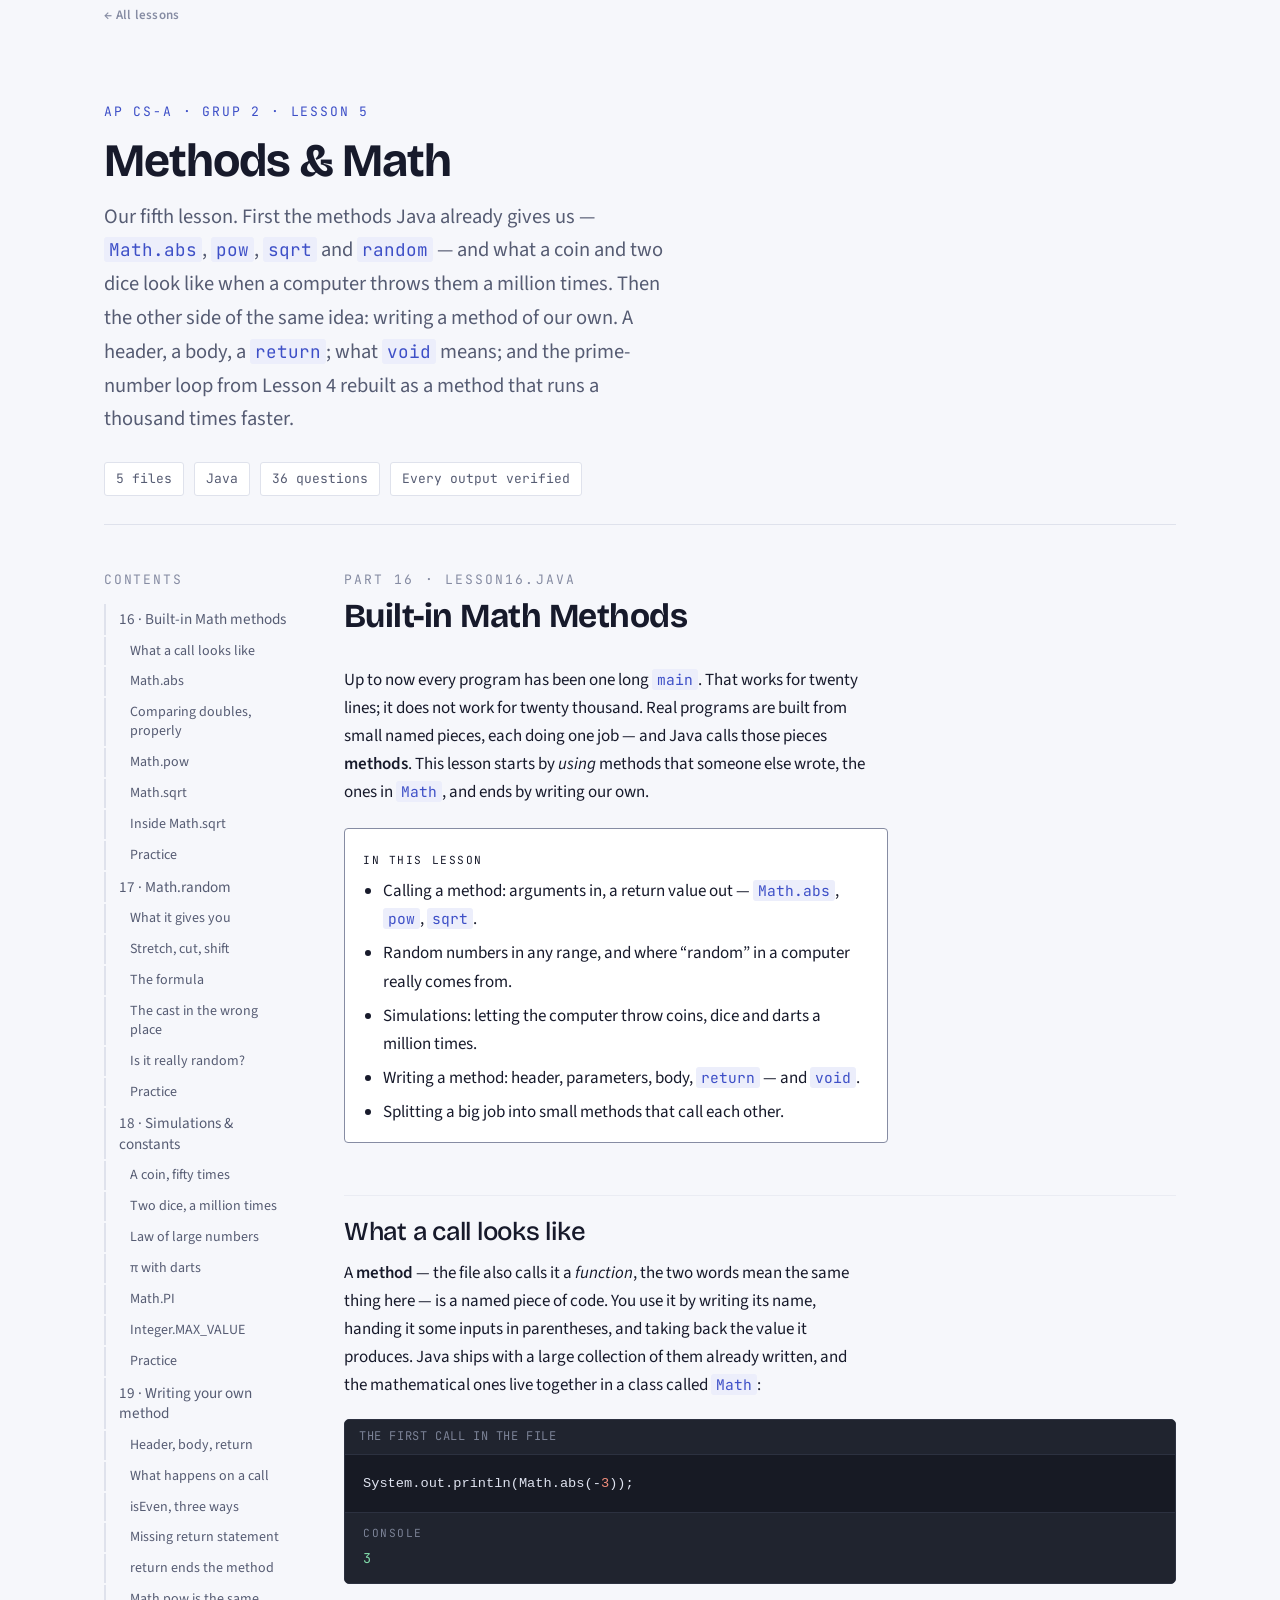
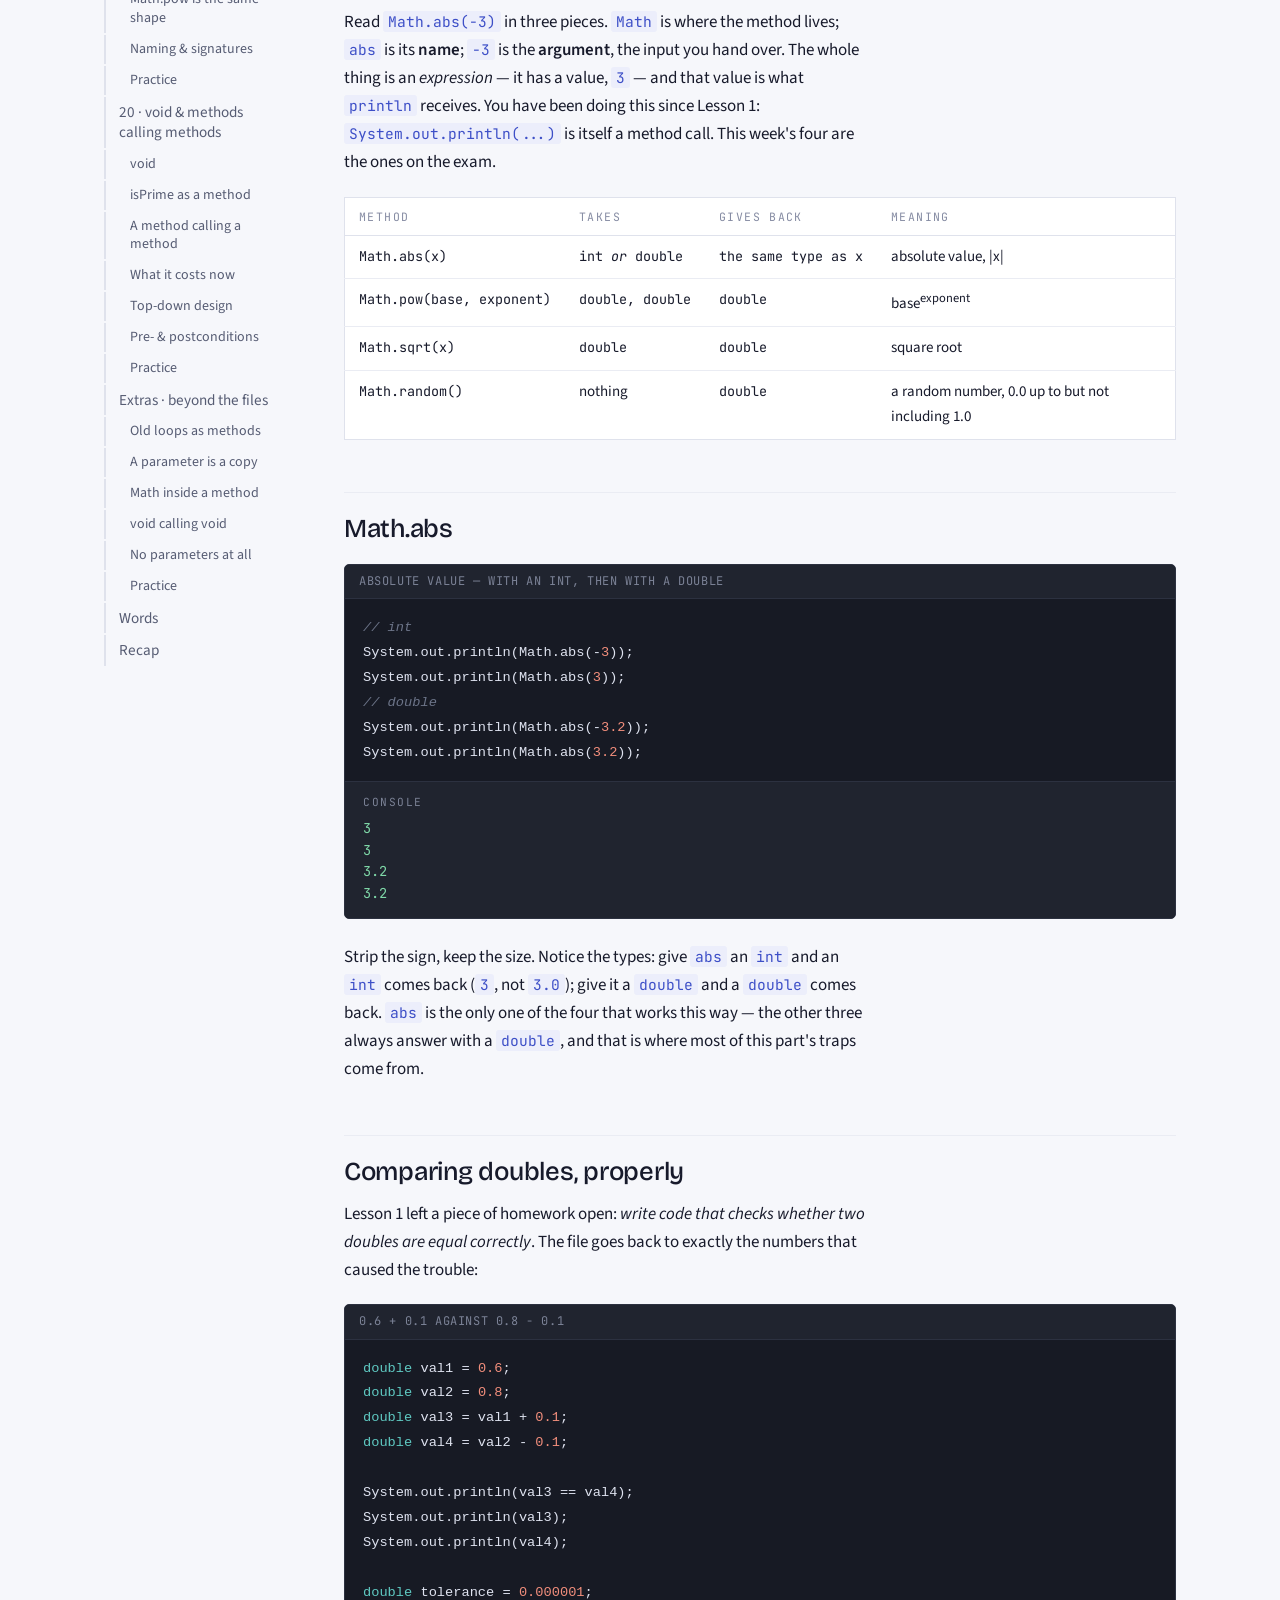
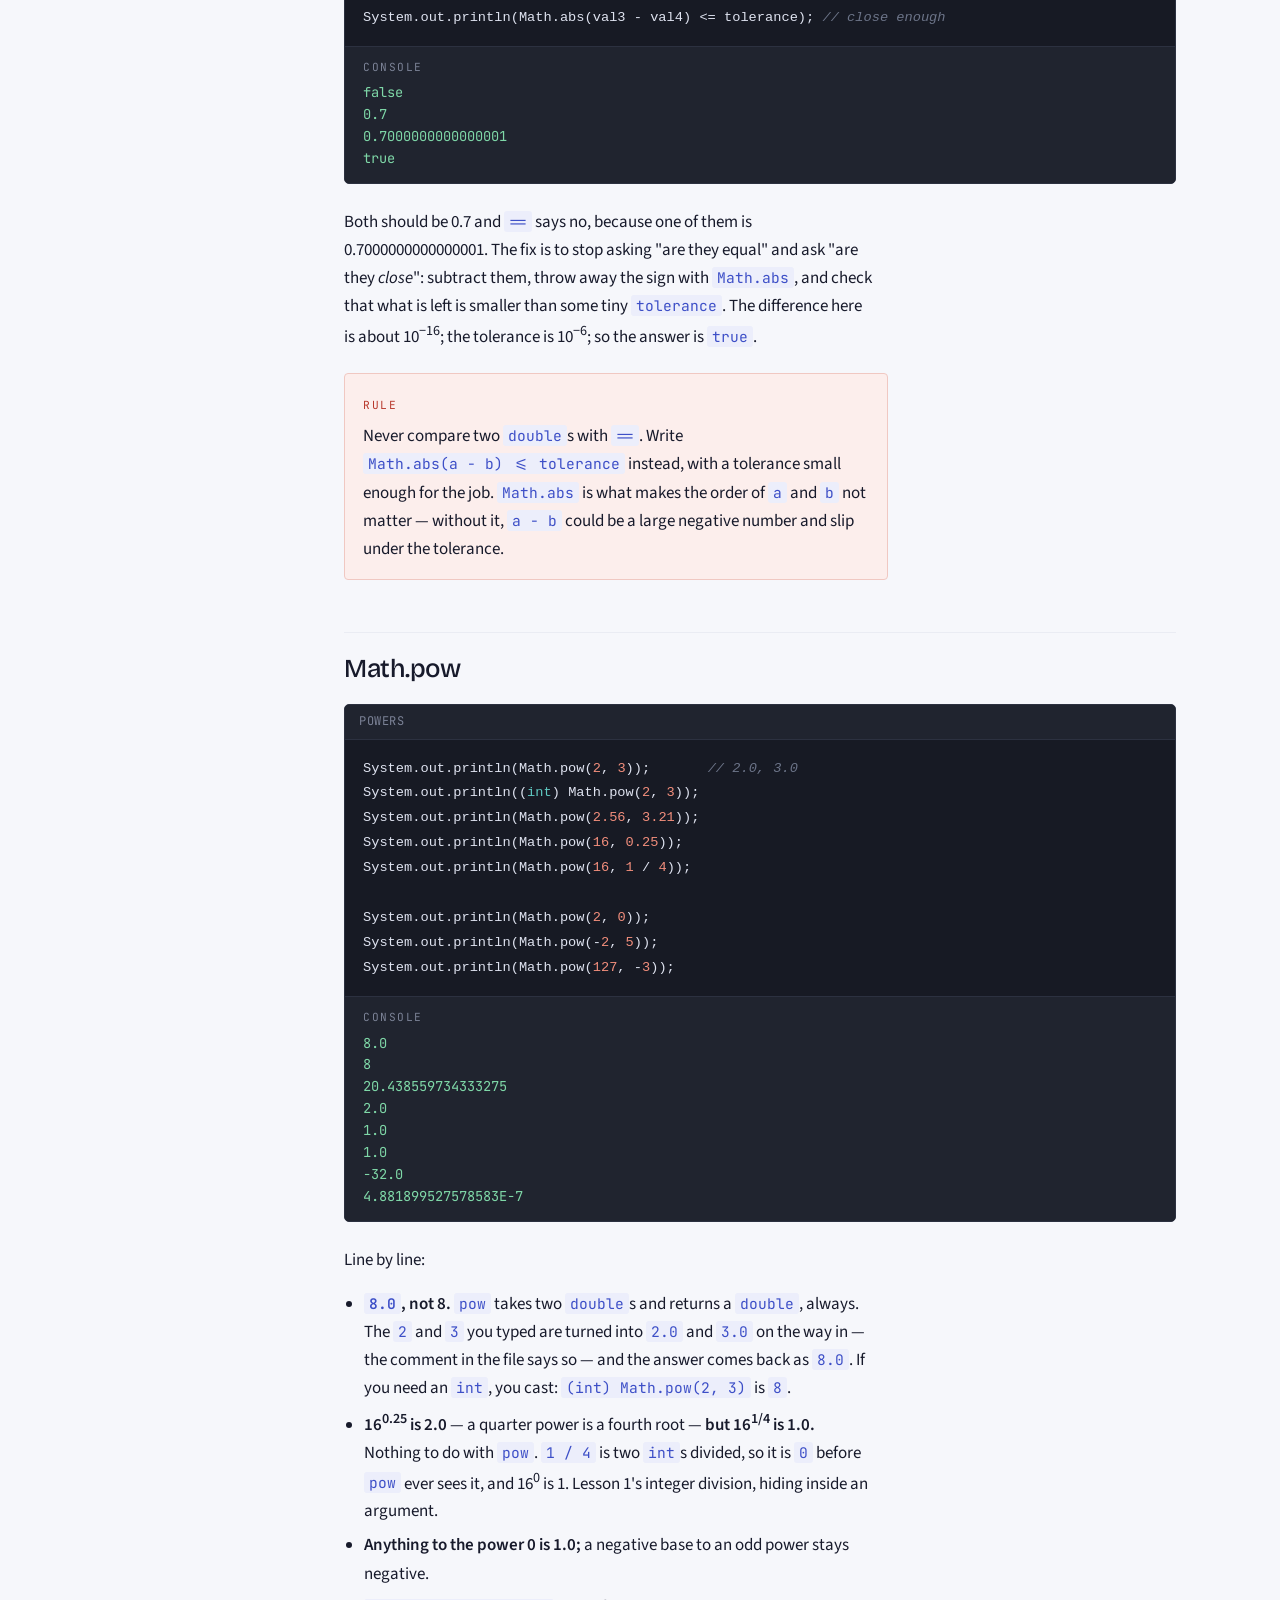
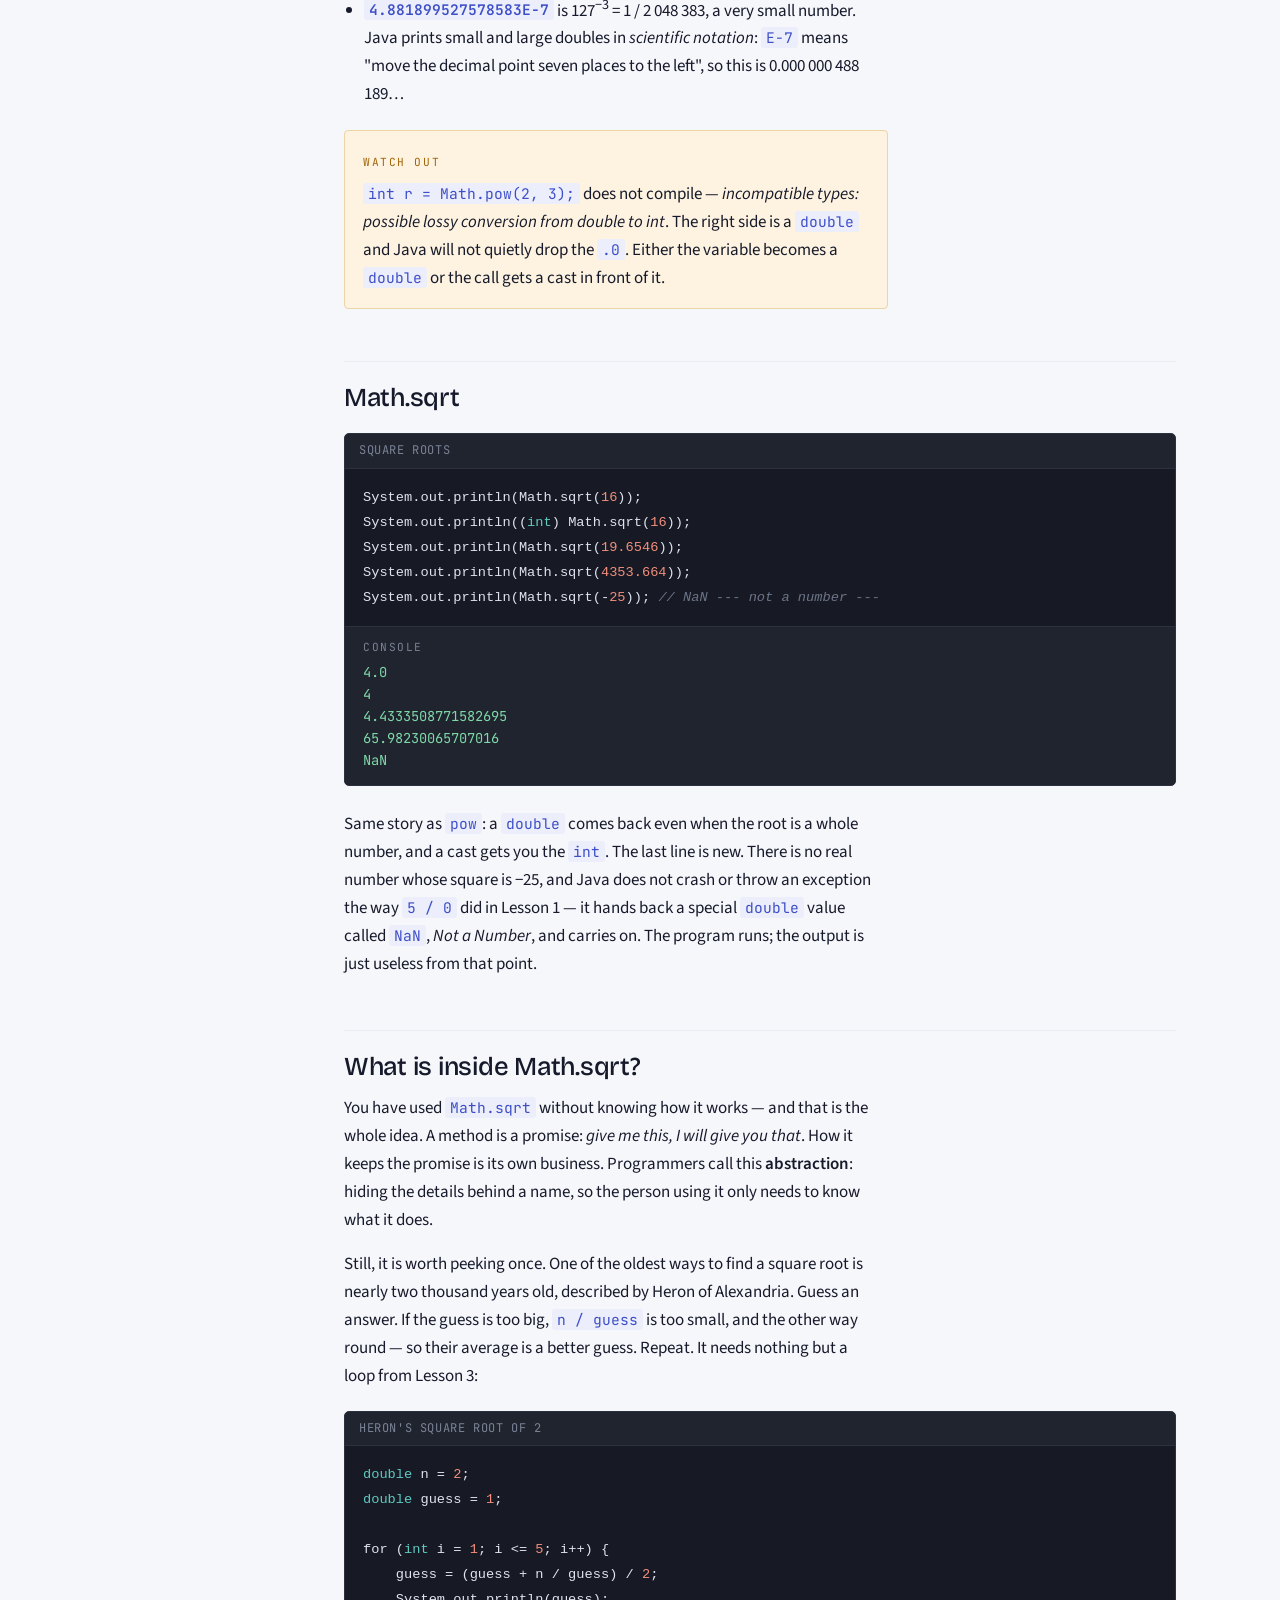
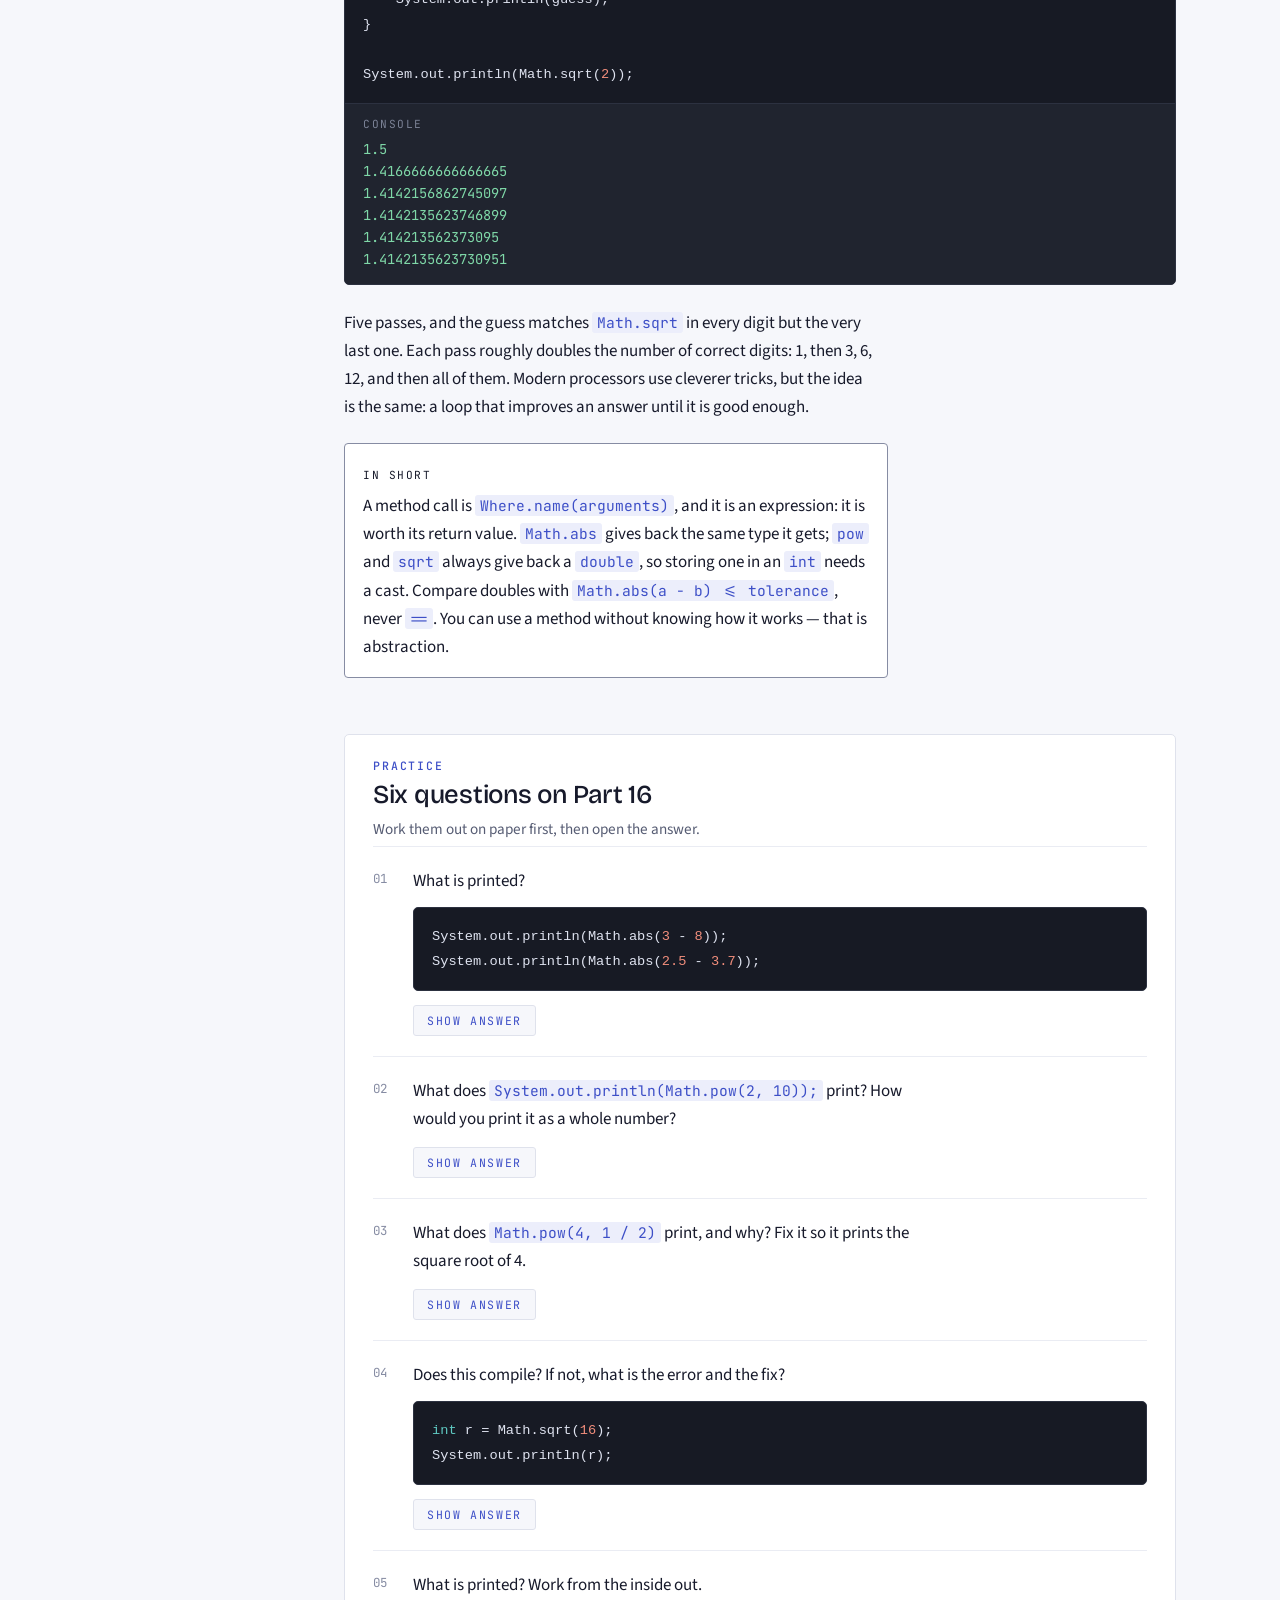
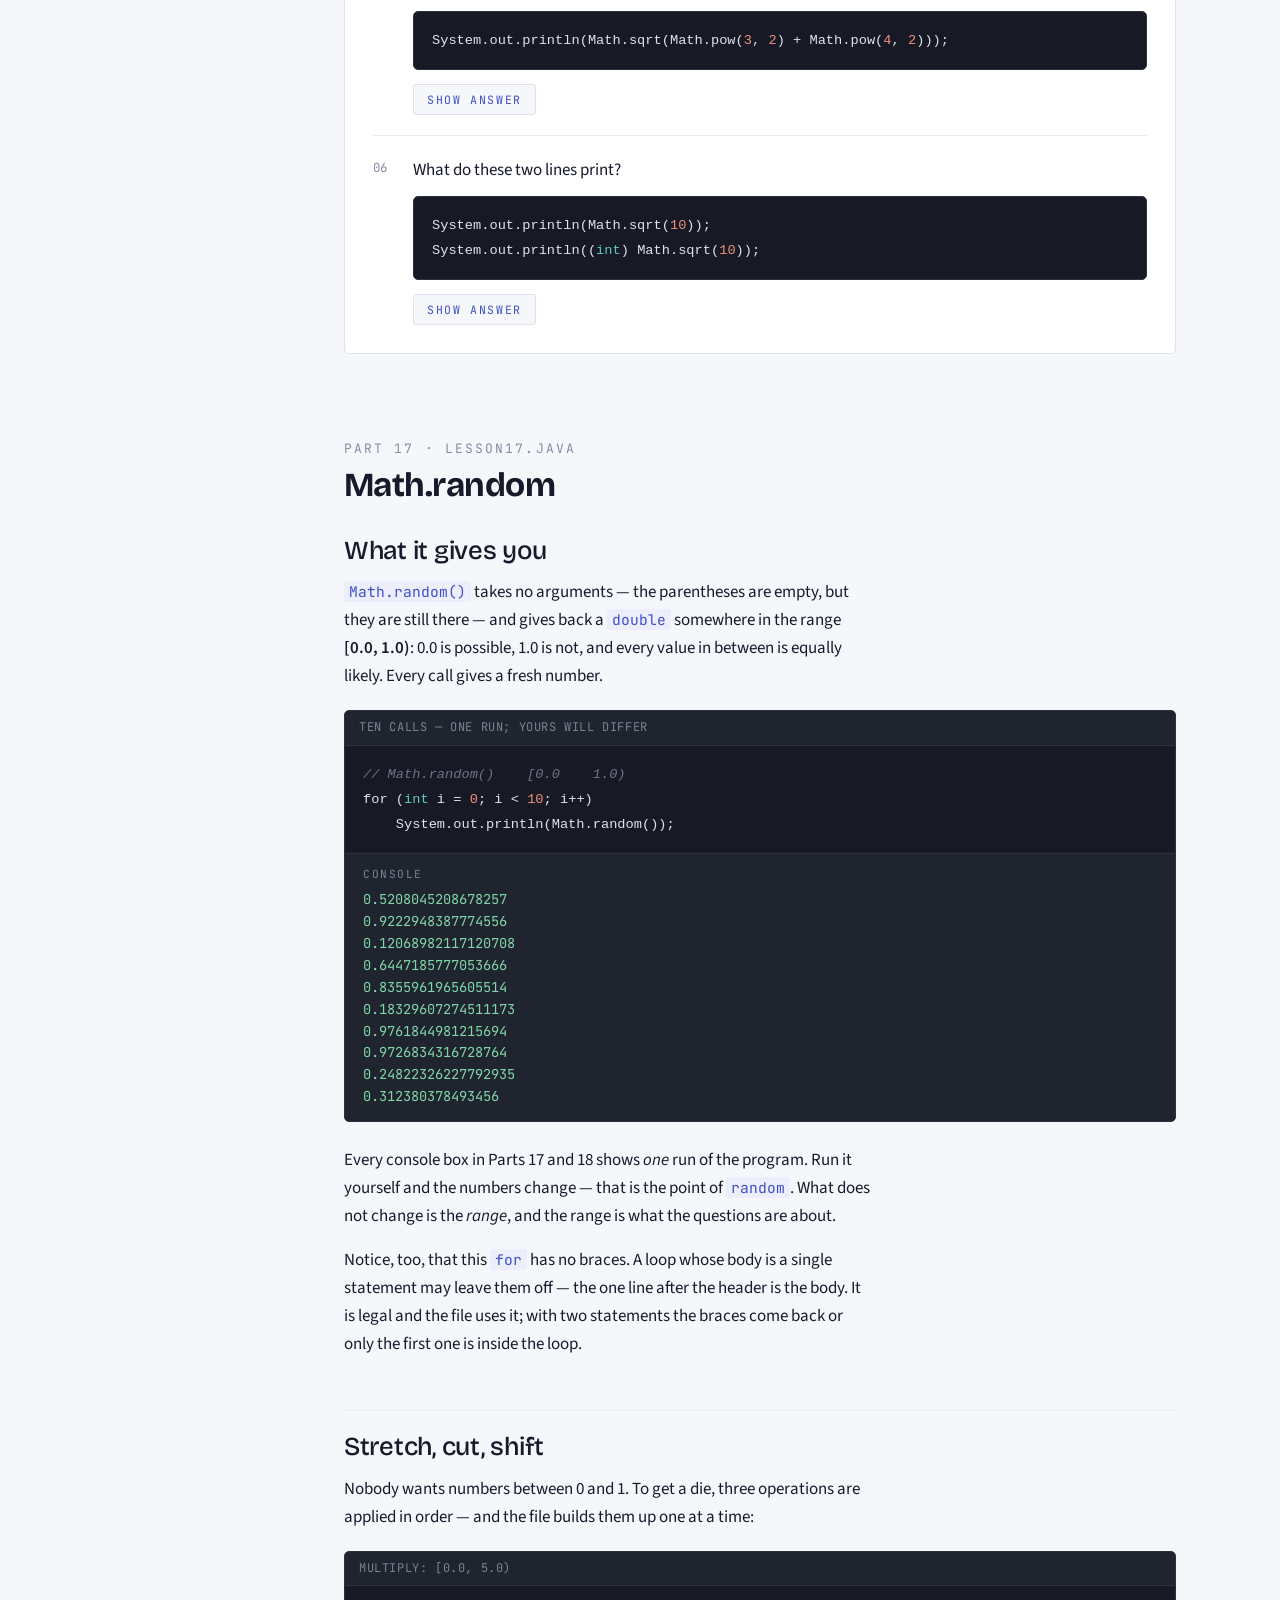
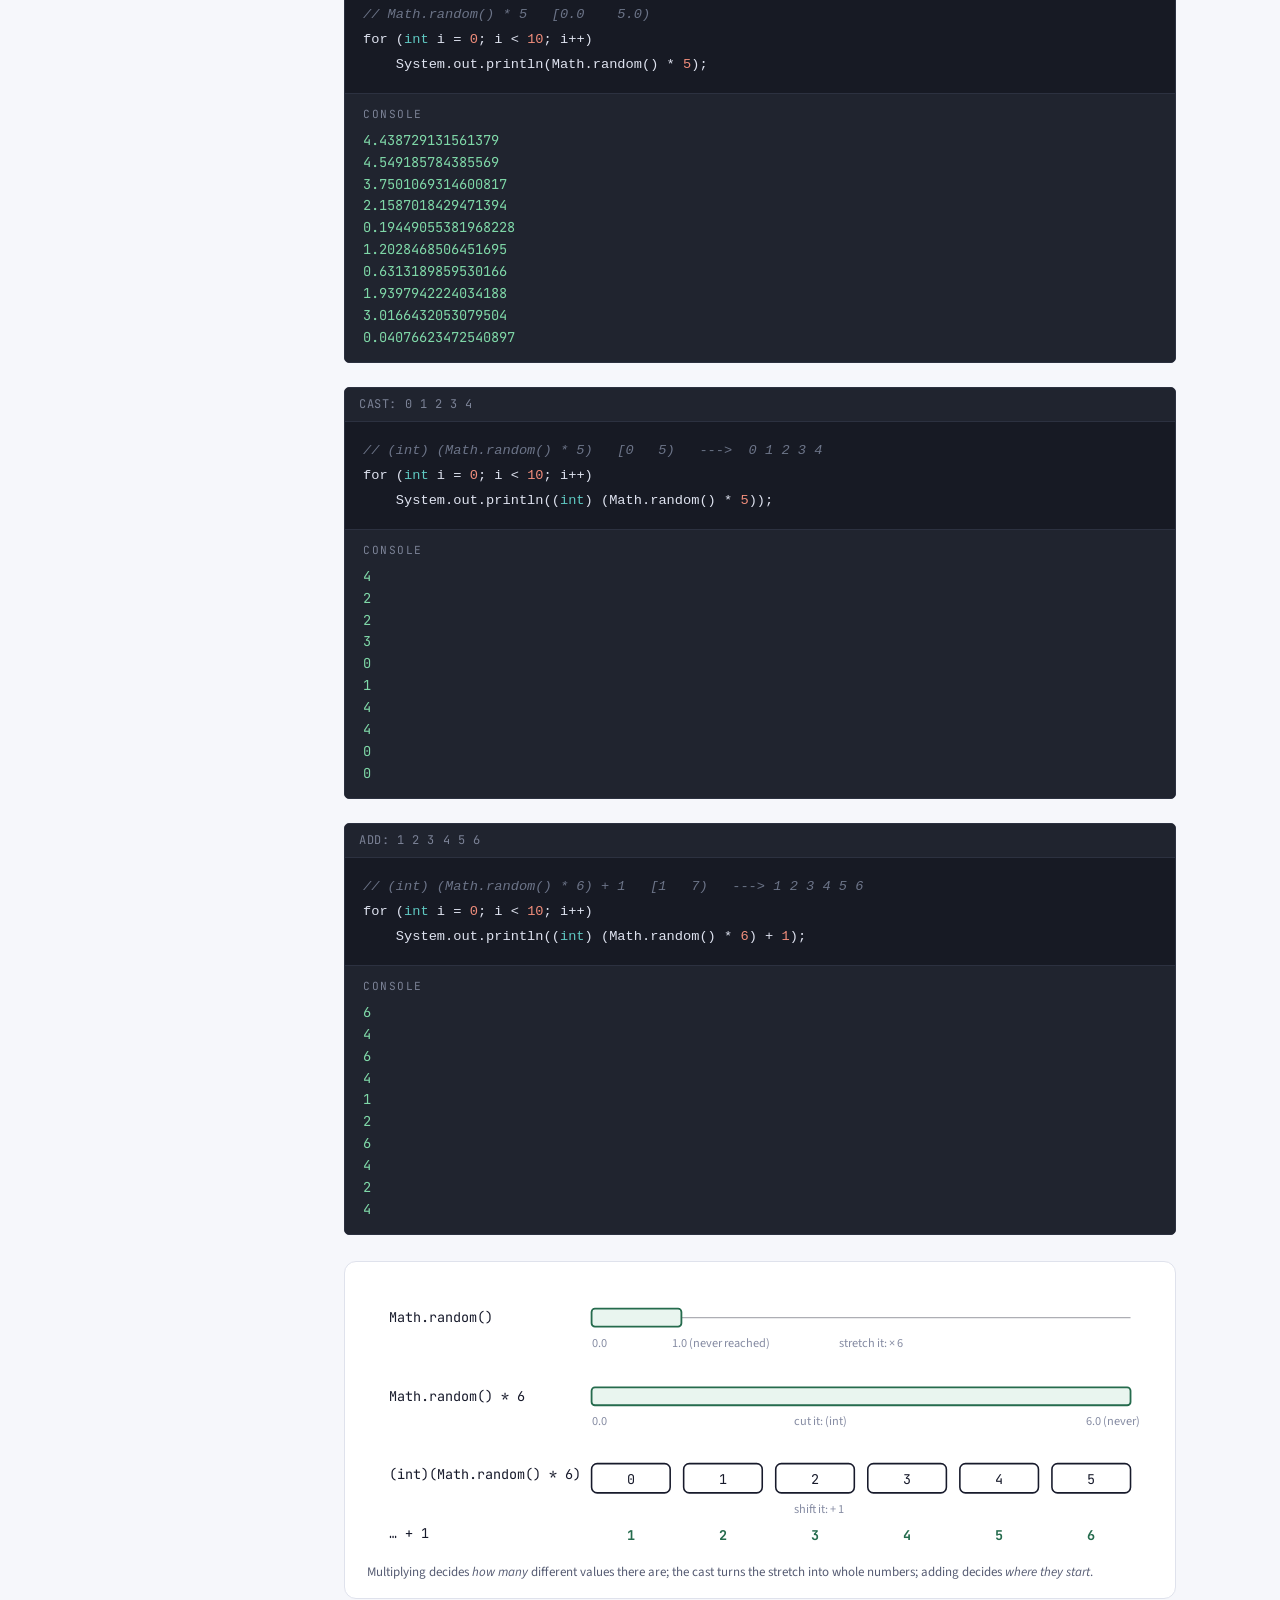
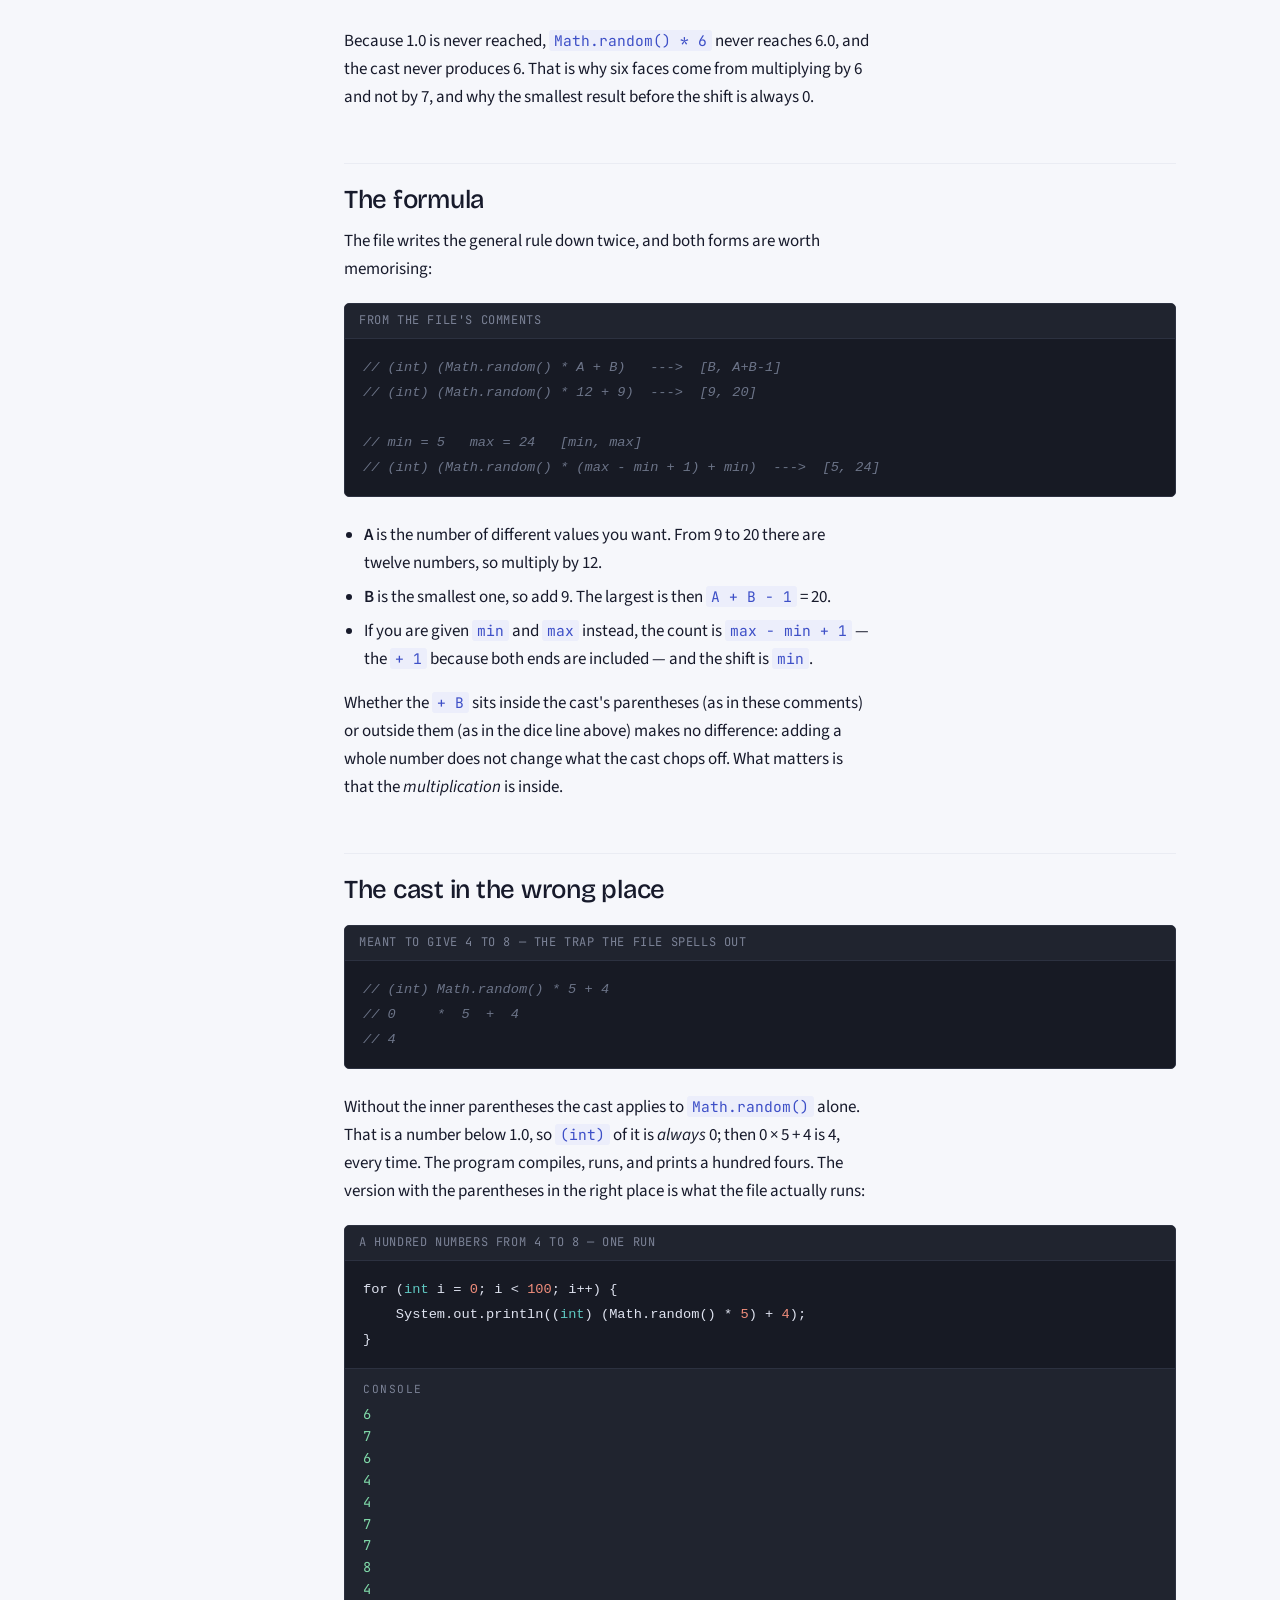
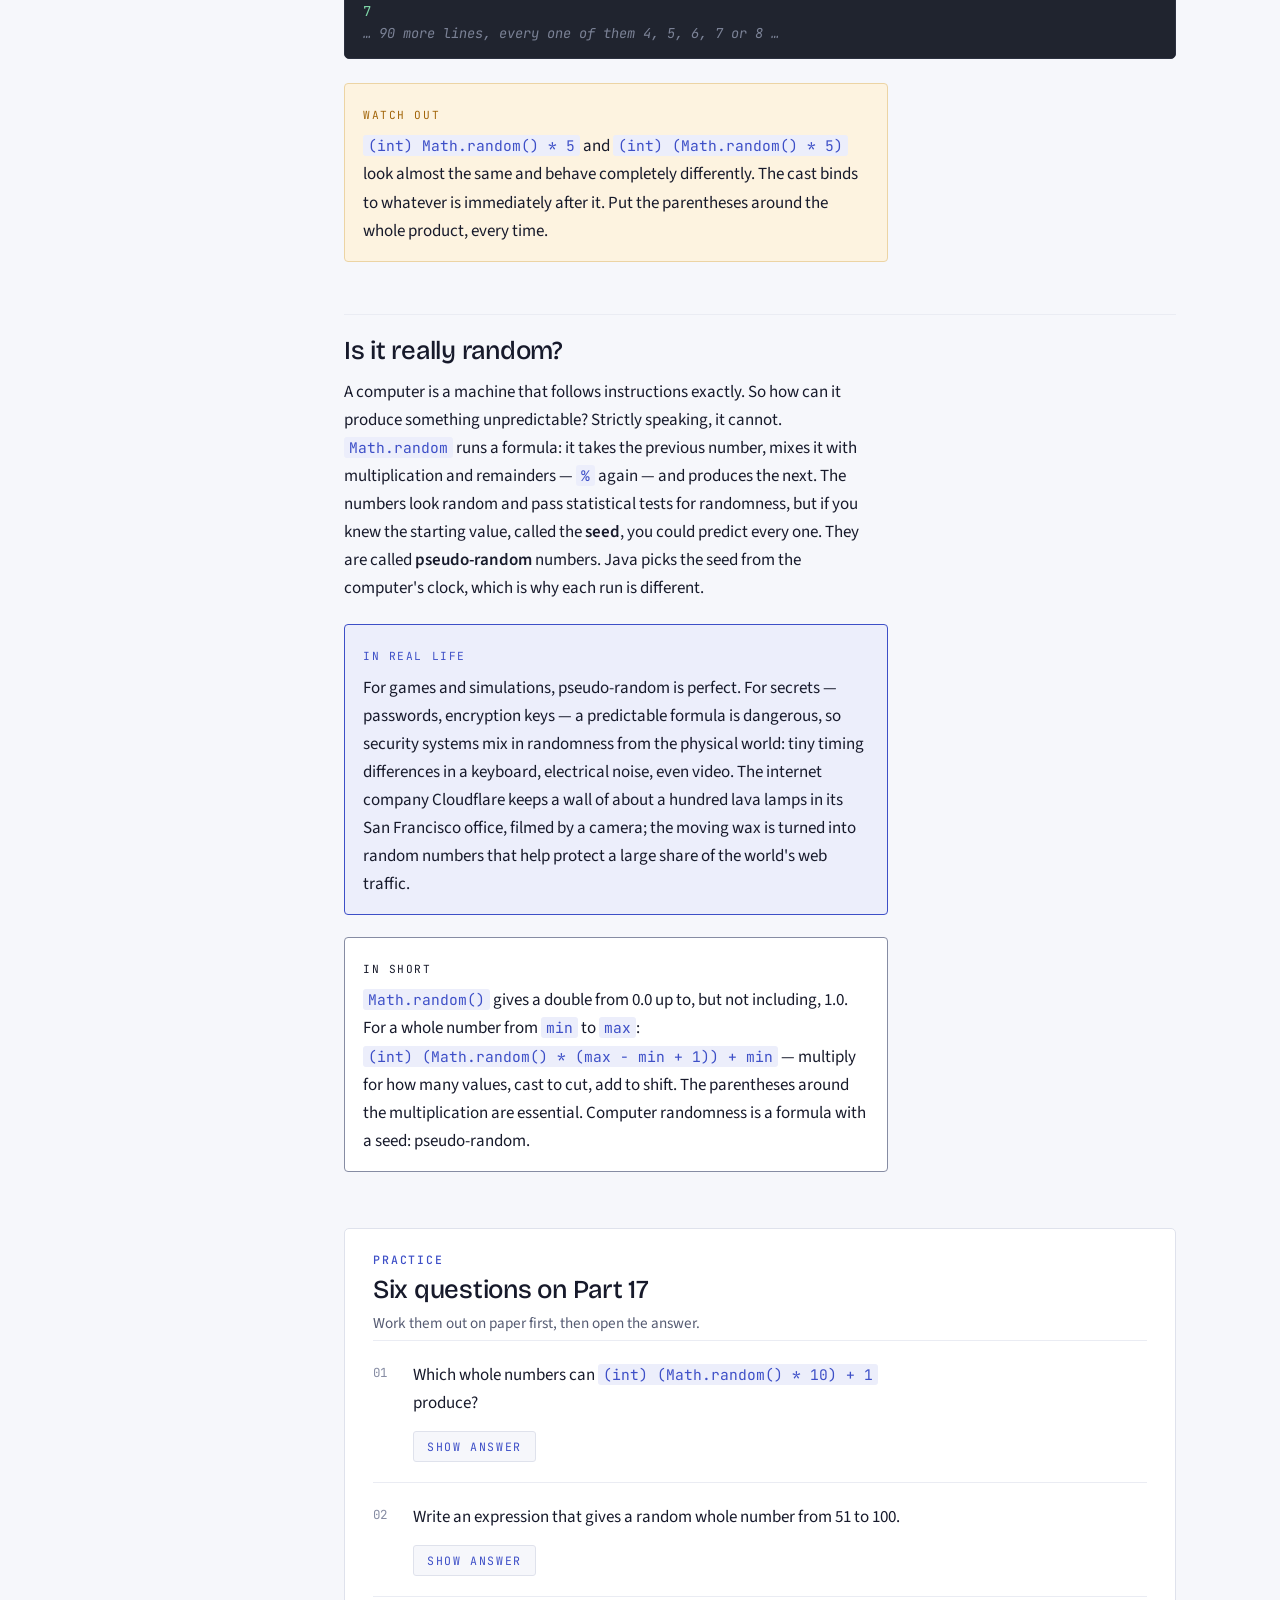
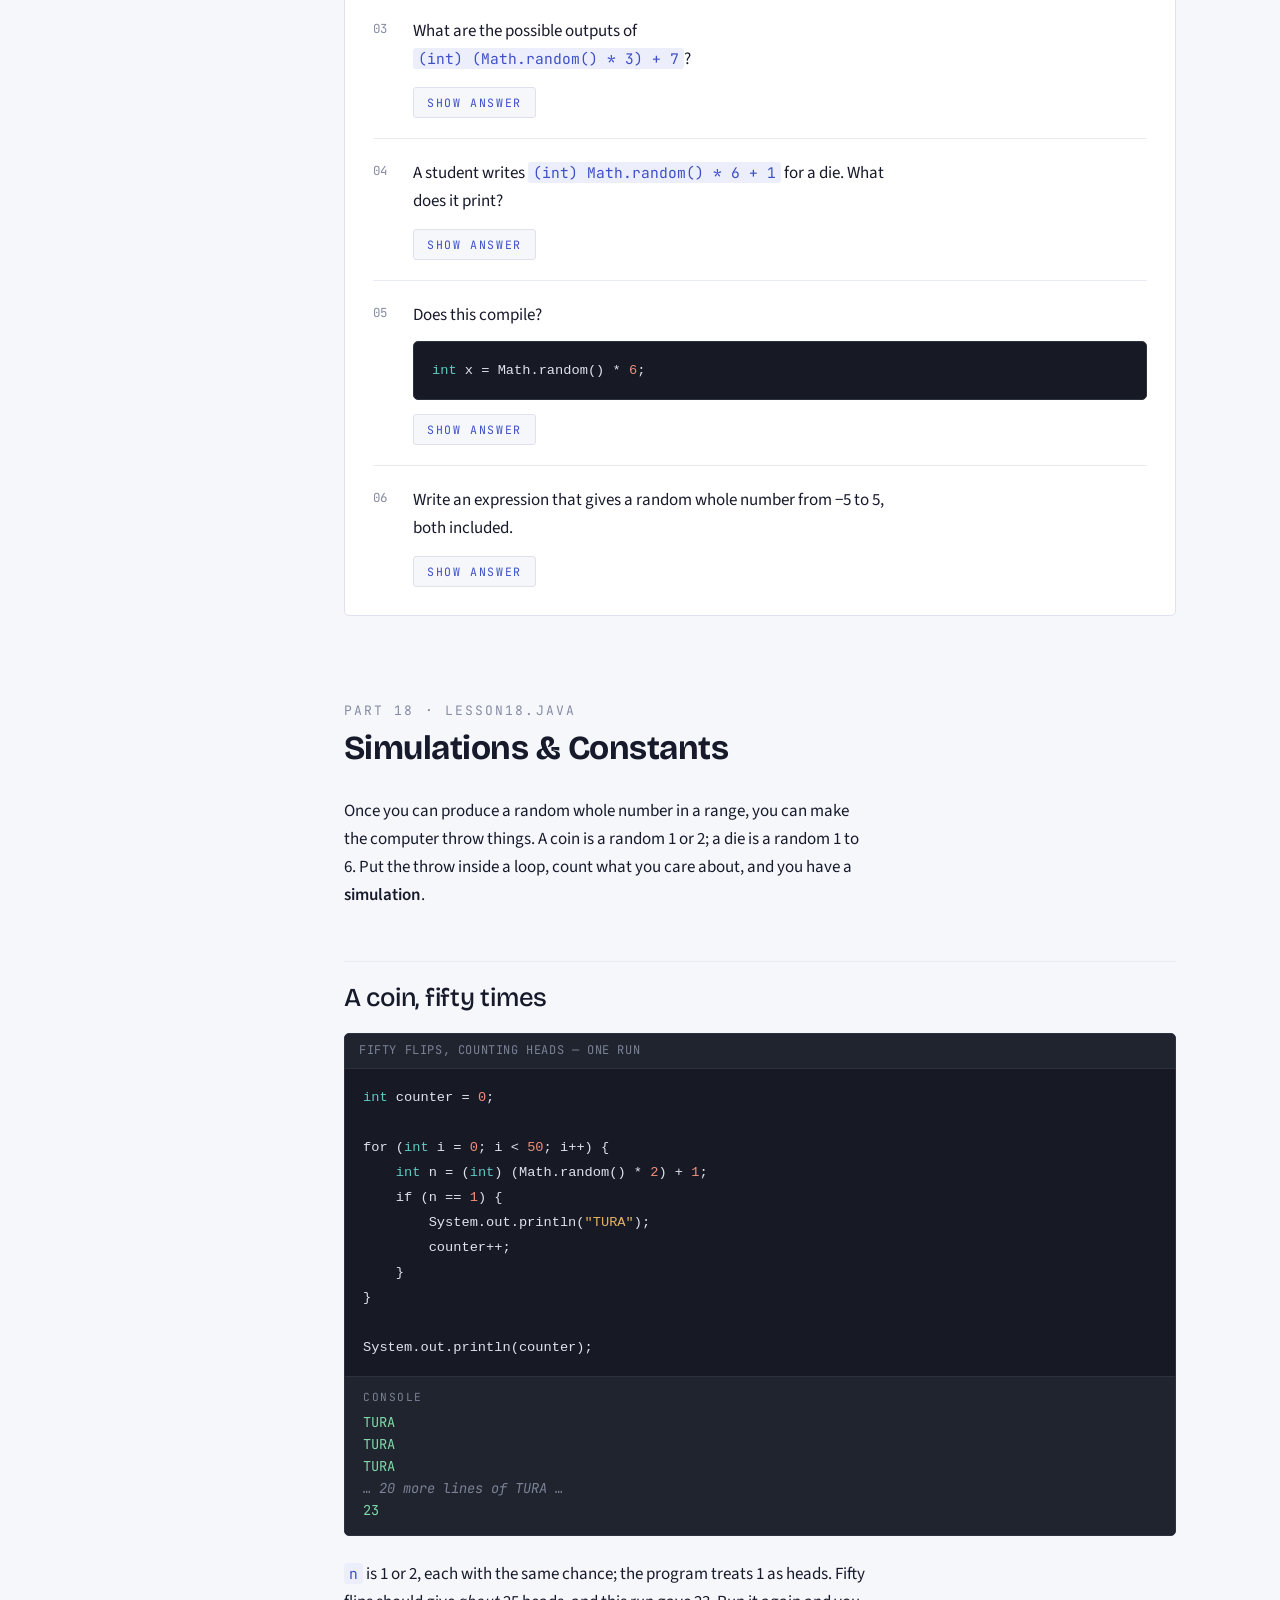
<file: docs/lesson5.html>
<!doctype html>
<html lang="en">
<head>
<meta charset="utf-8">
<meta name="viewport" content="width=device-width, initial-scale=1">
<meta name="description" content="AP CS-A Grup 2 — Lesson 5: methods and the Math class. Math.abs, pow, sqrt and random, simulating coins and dice, then writing our own methods: header, body, return, void, and isPrime rebuilt as a method.">
<link rel="icon" href='data:image/svg+xml,<svg xmlns="http://www.w3.org/2000/svg" viewBox="0 0 100 100"><text y=".9em" font-size="90">%E2%98%95</text></svg>'>
<title>Lesson 5 · Methods &amp; Math — AP CS-A Grup 2</title>
<link rel="preconnect" href="https://fonts.googleapis.com">
<link rel="preconnect" href="https://fonts.gstatic.com" crossorigin>
<link rel="stylesheet" href="https://fonts.googleapis.com/css2?family=Bricolage+Grotesque:opsz,wght@12..96,500;12..96,700&family=Source+Sans+3:ital,wght@0,400;0,600;1,400&family=JetBrains+Mono:wght@400;700&display=swap">

<link rel="stylesheet" href="style.css">

</head>
<body>

<div class="wrap">

  <a class="backlink" href="./">← All lessons</a>

  <header class="masthead">
    <p class="eyebrow">AP CS-A · Grup 2 · Lesson 5</p>
    <h1>Methods &amp; Math</h1>
    <p class="deck">Our fifth lesson. First the methods Java already gives us — <code class="inl">Math.abs</code>, <code class="inl">pow</code>, <code class="inl">sqrt</code> and <code class="inl">random</code> — and what a coin and two dice look like when a computer throws them a million times. Then the other side of the same idea: writing a method of our own. A header, a body, a <code class="inl">return</code>; what <code class="inl">void</code> means; and the prime-number loop from Lesson 4 rebuilt as a method that runs a thousand times faster.</p>
    <ul class="facts">
      <li>5 files</li>
      <li>Java</li>
      <li>36 questions</li>
      <li>Every output verified</li>
    </ul>
  </header>

  <div class="layout">

    <nav class="toc" aria-label="Contents">
      <h2>Contents</h2>
      <ol>
        <li><a href="#l16">16 · Built-in Math methods</a></li>
        <li><a class="sub" href="#l16-call">What a call looks like</a></li>
        <li><a class="sub" href="#l16-abs">Math.abs</a></li>
        <li><a class="sub" href="#l16-tol">Comparing doubles, properly</a></li>
        <li><a class="sub" href="#l16-pow">Math.pow</a></li>
        <li><a class="sub" href="#l16-sqrt">Math.sqrt</a></li>
        <li><a class="sub" href="#l16-inside">Inside Math.sqrt</a></li>
        <li><a class="sub" href="#p16">Practice</a></li>
        <li><a href="#l17">17 · Math.random</a></li>
        <li><a class="sub" href="#l17-raw">What it gives you</a></li>
        <li><a class="sub" href="#l17-steps">Stretch, cut, shift</a></li>
        <li><a class="sub" href="#l17-formula">The formula</a></li>
        <li><a class="sub" href="#l17-trap">The cast in the wrong place</a></li>
        <li><a class="sub" href="#l17-real">Is it really random?</a></li>
        <li><a class="sub" href="#p17">Practice</a></li>
        <li><a href="#l18">18 · Simulations &amp; constants</a></li>
        <li><a class="sub" href="#l18-coin">A coin, fifty times</a></li>
        <li><a class="sub" href="#l18-dice">Two dice, a million times</a></li>
        <li><a class="sub" href="#l18-large">Law of large numbers</a></li>
        <li><a class="sub" href="#l18-pidarts">π with darts</a></li>
        <li><a class="sub" href="#l18-pi">Math.PI</a></li>
        <li><a class="sub" href="#l18-int">Integer.MAX_VALUE</a></li>
        <li><a class="sub" href="#p18">Practice</a></li>
        <li><a href="#l19">19 · Writing your own method</a></li>
        <li><a class="sub" href="#l19-anatomy">Header, body, return</a></li>
        <li><a class="sub" href="#l19-call">What happens on a call</a></li>
        <li><a class="sub" href="#l19-even">isEven, three ways</a></li>
        <li><a class="sub" href="#l19-missing">Missing return statement</a></li>
        <li><a class="sub" href="#l19-note">return ends the method</a></li>
        <li><a class="sub" href="#l19-pow">Math.pow is the same shape</a></li>
        <li><a class="sub" href="#l19-names">Naming &amp; signatures</a></li>
        <li><a class="sub" href="#p19">Practice</a></li>
        <li><a href="#l20">20 · void &amp; methods calling methods</a></li>
        <li><a class="sub" href="#l20-void">void</a></li>
        <li><a class="sub" href="#l20-prime">isPrime as a method</a></li>
        <li><a class="sub" href="#l20-chain">A method calling a method</a></li>
        <li><a class="sub" href="#l20-cost">What it costs now</a></li>
        <li><a class="sub" href="#l20-topdown">Top-down design</a></li>
        <li><a class="sub" href="#l20-pre">Pre- &amp; postconditions</a></li>
        <li><a class="sub" href="#p20">Practice</a></li>
        <li><a href="#extras">Extras · beyond the files</a></li>
        <li><a class="sub" href="#x-old">Old loops as methods</a></li>
        <li><a class="sub" href="#x-copy">A parameter is a copy</a></li>
        <li><a class="sub" href="#x-math">Math inside a method</a></li>
        <li><a class="sub" href="#x-void">void calling void</a></li>
        <li><a class="sub" href="#x-none">No parameters at all</a></li>
        <li><a class="sub" href="#px">Practice</a></li>
        <li><a href="#words">Words</a></li>
        <li><a href="#recap">Recap</a></li>
      </ol>
    </nav>

    <main>

      <!-- ============ PART 16 ============ -->
      <section class="lesson" id="l16">
        <div class="lesson-head">
          <span class="lesson-no">Part 16 · Lesson16.java</span>
          <h2 class="lesson-title">Built-in Math Methods</h2>
        </div>

        <p>Up to now every program has been one long <code class="inl">main</code>. That works for twenty lines; it does not work for twenty thousand. Real programs are built from small named pieces, each doing one job — and Java calls those pieces <strong>methods</strong>. This lesson starts by <em>using</em> methods that someone else wrote, the ones in <code class="inl">Math</code>, and ends by writing our own.</p>

        <div class="note note--sum">
          <span class="tag">In this lesson</span>
          <ul class="plain">
            <li>Calling a method: arguments in, a return value out — <code class="inl">Math.abs</code>, <code class="inl">pow</code>, <code class="inl">sqrt</code>.</li>
            <li>Random numbers in any range, and where “random” in a computer really comes from.</li>
            <li>Simulations: letting the computer throw coins, dice and darts a million times.</li>
            <li>Writing a method: header, parameters, body, <code class="inl">return</code> — and <code class="inl">void</code>.</li>
            <li>Splitting a big job into small methods that call each other.</li>
          </ul>
        </div>

        <h3 id="l16-call">What a call looks like</h3>

        <p>A <strong>method</strong> — the file also calls it a <em>function</em>, the two words mean the same thing here — is a named piece of code. You use it by writing its name, handing it some inputs in parentheses, and taking back the value it produces. Java ships with a large collection of them already written, and the mathematical ones live together in a class called <code class="inl">Math</code>:</p>

        <div class="ex">
          <div class="ex-head"><span>The first call in the file</span></div>
          <pre class="code"><code>System.out.println(Math.abs(-3));</code></pre>
          <div class="out"><span class="out-label">Console</span><pre>3</pre></div>
        </div>

        <p>Read <code class="inl">Math.abs(-3)</code> in three pieces. <code class="inl">Math</code> is where the method lives; <code class="inl">abs</code> is its <strong>name</strong>; <code class="inl">-3</code> is the <strong>argument</strong>, the input you hand over. The whole thing is an <em>expression</em> — it has a value, <code class="inl">3</code> — and that value is what <code class="inl">println</code> receives. You have been doing this since Lesson 1: <code class="inl">System.out.println(...)</code> is itself a method call. This week's four are the ones on the exam.</p>

        <div class="scroll">
          <table>
            <thead>
              <tr><th>Method</th><th>Takes</th><th>Gives back</th><th>Meaning</th></tr>
            </thead>
            <tbody>
              <tr><td class="mono">Math.abs(x)</td><td class="mono">int <em>or</em> double</td><td class="mono">the same type as x</td><td>absolute value, |x|</td></tr>
              <tr><td class="mono">Math.pow(base, exponent)</td><td class="mono">double, double</td><td class="mono">double</td><td>base<sup>exponent</sup></td></tr>
              <tr><td class="mono">Math.sqrt(x)</td><td class="mono">double</td><td class="mono">double</td><td>square root</td></tr>
              <tr><td class="mono">Math.random()</td><td>nothing</td><td class="mono">double</td><td>a random number, 0.0 up to but not including 1.0</td></tr>
            </tbody>
          </table>
        </div>

        <h3 id="l16-abs">Math.abs</h3>

        <div class="ex">
          <div class="ex-head"><span>Absolute value — with an int, then with a double</span></div>
          <pre class="code"><code>// int
System.out.println(Math.abs(-3));
System.out.println(Math.abs(3));
// double
System.out.println(Math.abs(-3.2));
System.out.println(Math.abs(3.2));</code></pre>
          <div class="out"><span class="out-label">Console</span><pre>3
3
3.2
3.2</pre></div>
        </div>

        <p>Strip the sign, keep the size. Notice the types: give <code class="inl">abs</code> an <code class="inl">int</code> and an <code class="inl">int</code> comes back (<code class="inl">3</code>, not <code class="inl">3.0</code>); give it a <code class="inl">double</code> and a <code class="inl">double</code> comes back. <code class="inl">abs</code> is the only one of the four that works this way — the other three always answer with a <code class="inl">double</code>, and that is where most of this part's traps come from.</p>

        <h3 id="l16-tol">Comparing doubles, properly</h3>

        <p>Lesson 1 left a piece of homework open: <em>write code that checks whether two doubles are equal correctly</em>. The file goes back to exactly the numbers that caused the trouble:</p>

        <div class="ex">
          <div class="ex-head"><span>0.6 + 0.1 against 0.8 − 0.1</span></div>
          <pre class="code"><code>double val1 = 0.6;
double val2 = 0.8;
double val3 = val1 + 0.1;
double val4 = val2 - 0.1;

System.out.println(val3 == val4);
System.out.println(val3);
System.out.println(val4);

double tolerance = 0.000001;
System.out.println(Math.abs(val3 - val4) &lt;= tolerance); // close enough</code></pre>
          <div class="out"><span class="out-label">Console</span><pre>false
0.7
0.7000000000000001
true</pre></div>
        </div>

        <p>Both should be 0.7 and <code class="inl">==</code> says no, because one of them is 0.7000000000000001. The fix is to stop asking "are they equal" and ask "are they <em>close</em>": subtract them, throw away the sign with <code class="inl">Math.abs</code>, and check that what is left is smaller than some tiny <code class="inl">tolerance</code>. The difference here is about 10<sup>−16</sup>; the tolerance is 10<sup>−6</sup>; so the answer is <code class="inl">true</code>.</p>

        <div class="note note--rule">
          <span class="tag">Rule</span>
          <p>Never compare two <code class="inl">double</code>s with <code class="inl">==</code>. Write <code class="inl">Math.abs(a - b) &lt;= tolerance</code> instead, with a tolerance small enough for the job. <code class="inl">Math.abs</code> is what makes the order of <code class="inl">a</code> and <code class="inl">b</code> not matter — without it, <code class="inl">a - b</code> could be a large negative number and slip under the tolerance.</p>
        </div>

        <h3 id="l16-pow">Math.pow</h3>

        <div class="ex">
          <div class="ex-head"><span>Powers</span></div>
          <pre class="code"><code>System.out.println(Math.pow(2, 3));       // 2.0, 3.0
System.out.println((int) Math.pow(2, 3));
System.out.println(Math.pow(2.56, 3.21));
System.out.println(Math.pow(16, 0.25));
System.out.println(Math.pow(16, 1 / 4));

System.out.println(Math.pow(2, 0));
System.out.println(Math.pow(-2, 5));
System.out.println(Math.pow(127, -3));</code></pre>
          <div class="out"><span class="out-label">Console</span><pre>8.0
8
20.438559734333275
2.0
1.0
1.0
-32.0
4.881899527578583E-7</pre></div>
        </div>

        <p>Line by line:</p>

        <ul class="plain">
          <li><strong><code class="inl">8.0</code>, not 8.</strong> <code class="inl">pow</code> takes two <code class="inl">double</code>s and returns a <code class="inl">double</code>, always. The <code class="inl">2</code> and <code class="inl">3</code> you typed are turned into <code class="inl">2.0</code> and <code class="inl">3.0</code> on the way in — the comment in the file says so — and the answer comes back as <code class="inl">8.0</code>. If you need an <code class="inl">int</code>, you cast: <code class="inl">(int) Math.pow(2, 3)</code> is <code class="inl">8</code>.</li>
          <li><strong>16<sup>0.25</sup> is 2.0</strong> — a quarter power is a fourth root — <strong>but 16<sup>1/4</sup> is 1.0.</strong> Nothing to do with <code class="inl">pow</code>. <code class="inl">1 / 4</code> is two <code class="inl">int</code>s divided, so it is <code class="inl">0</code> before <code class="inl">pow</code> ever sees it, and 16<sup>0</sup> is 1. Lesson 1's integer division, hiding inside an argument.</li>
          <li><strong>Anything to the power 0 is 1.0;</strong> a negative base to an odd power stays negative.</li>
          <li><strong><code class="inl">4.881899527578583E-7</code></strong> is 127<sup>−3</sup> = 1 / 2 048 383, a very small number. Java prints small and large doubles in <em>scientific notation</em>: <code class="inl">E-7</code> means "move the decimal point seven places to the left", so this is 0.000 000 488 189…</li>
        </ul>

        <div class="note note--trap">
          <span class="tag">Watch out</span>
          <p><code class="inl">int r = Math.pow(2, 3);</code> does not compile — <em>incompatible types: possible lossy conversion from double to int</em>. The right side is a <code class="inl">double</code> and Java will not quietly drop the <code class="inl">.0</code>. Either the variable becomes a <code class="inl">double</code> or the call gets a cast in front of it.</p>
        </div>

        <h3 id="l16-sqrt">Math.sqrt</h3>

        <div class="ex">
          <div class="ex-head"><span>Square roots</span></div>
          <pre class="code"><code>System.out.println(Math.sqrt(16));
System.out.println((int) Math.sqrt(16));
System.out.println(Math.sqrt(19.6546));
System.out.println(Math.sqrt(4353.664));
System.out.println(Math.sqrt(-25)); // NaN --- not a number ---</code></pre>
          <div class="out"><span class="out-label">Console</span><pre>4.0
4
4.4333508771582695
65.98230065707016
NaN</pre></div>
        </div>

        <p>Same story as <code class="inl">pow</code>: a <code class="inl">double</code> comes back even when the root is a whole number, and a cast gets you the <code class="inl">int</code>. The last line is new. There is no real number whose square is −25, and Java does not crash or throw an exception the way <code class="inl">5 / 0</code> did in Lesson 1 — it hands back a special <code class="inl">double</code> value called <code class="inl">NaN</code>, <em>Not a Number</em>, and carries on. The program runs; the output is just useless from that point.</p>

        <h3 id="l16-inside">What is inside Math.sqrt?</h3>

        <p>You have used <code class="inl">Math.sqrt</code> without knowing how it works — and that is the whole idea. A method is a promise: <em>give me this, I will give you that</em>. How it keeps the promise is its own business. Programmers call this <strong>abstraction</strong>: hiding the details behind a name, so the person using it only needs to know what it does.</p>

        <p>Still, it is worth peeking once. One of the oldest ways to find a square root is nearly two thousand years old, described by Heron of Alexandria. Guess an answer. If the guess is too big, <code class="inl">n / guess</code> is too small, and the other way round — so their average is a better guess. Repeat. It needs nothing but a loop from Lesson 3:</p>

        <div class="ex">
          <div class="ex-head"><span>Heron's square root of 2</span></div>
          <pre class="code"><code>double n = 2;
double guess = 1;

for (int i = 1; i &lt;= 5; i++) {
    guess = (guess + n / guess) / 2;
    System.out.println(guess);
}

System.out.println(Math.sqrt(2));</code></pre>
          <div class="out"><span class="out-label">Console</span><pre>1.5
1.4166666666666665
1.4142156862745097
1.4142135623746899
1.414213562373095
1.4142135623730951</pre></div>
        </div>

        <p>Five passes, and the guess matches <code class="inl">Math.sqrt</code> in every digit but the very last one. Each pass roughly doubles the number of correct digits: 1, then 3, 6, 12, and then all of them. Modern processors use cleverer tricks, but the idea is the same: a loop that improves an answer until it is good enough.</p>

        <div class="note note--sum">
          <span class="tag">In short</span>
          <p>A method call is <code class="inl">Where.name(arguments)</code>, and it is an expression: it is worth its return value. <code class="inl">Math.abs</code> gives back the same type it gets; <code class="inl">pow</code> and <code class="inl">sqrt</code> always give back a <code class="inl">double</code>, so storing one in an <code class="inl">int</code> needs a cast. Compare doubles with <code class="inl">Math.abs(a - b) &lt;= tolerance</code>, never <code class="inl">==</code>. You can use a method without knowing how it works — that is abstraction.</p>
        </div>

        <div class="practice" id="p16">
          <h3 class="practice-title"><span class="practice-eyebrow">Practice</span>Six questions on Part 16</h3>
          <p class="practice-lede">Work them out on paper first, then open the answer.</p>

          <ol class="qs">
            <li>
              <p>What is printed?</p>
              <div class="ex">
                <pre class="code"><code>System.out.println(Math.abs(3 - 8));
System.out.println(Math.abs(2.5 - 3.7));</code></pre>
              </div>
              <details class="ans">
                <summary>Show answer</summary>
                <div class="ans-body">
                  <div class="ex">
                    <div class="out"><span class="out-label">Console</span><pre>5
1.2000000000000002</pre></div>
                  </div>
                  <p>The first is <code class="inl">int</code> in, <code class="inl">int</code> out. The second is <code class="inl">double</code> in, <code class="inl">double</code> out — and <code class="inl">2.5 - 3.7</code> is already <code class="inl">-1.2000000000000002</code> before <code class="inl">abs</code> touches it. Round-off error again; <code class="inl">abs</code> only removes the sign.</p>
                </div>
              </details>
            </li>

            <li>
              <p>What does <code class="inl">System.out.println(Math.pow(2, 10));</code> print? How would you print it as a whole number?</p>
              <details class="ans">
                <summary>Show answer</summary>
                <div class="ans-body">
                  <p><span class="outline">1024.0 · cast it: (int) Math.pow(2, 10)</span></p>
                  <p><code class="inl">pow</code> returns a <code class="inl">double</code> no matter how whole the answer is. The cast turns <code class="inl">1024.0</code> into <code class="inl">1024</code>.</p>
                </div>
              </details>
            </li>

            <li>
              <p>What does <code class="inl">Math.pow(4, 1 / 2)</code> print, and why? Fix it so it prints the square root of 4.</p>
              <details class="ans">
                <summary>Show answer</summary>
                <div class="ans-body">
                  <p><span class="outline">1.0 · write 0.5 or 1.0 / 2</span></p>
                  <p><code class="inl">1 / 2</code> is integer division and equals <code class="inl">0</code>, so the call is really <code class="inl">Math.pow(4, 0)</code>. <code class="inl">Math.pow(4, 1 / 2.0)</code> prints <code class="inl">2.0</code>. The rule from Lesson 1 — make one side a <code class="inl">double</code> — applies inside the parentheses too.</p>
                </div>
              </details>
            </li>

            <li>
              <p>Does this compile? If not, what is the error and the fix?</p>
              <div class="ex">
                <pre class="code"><code>int r = Math.sqrt(16);
System.out.println(r);</code></pre>
              </div>
              <details class="ans">
                <summary>Show answer</summary>
                <div class="ans-body">
                  <p><span class="outline">No</span></p>
                  <div class="ex">
                    <div class="out"><span class="out-label">Console</span><pre><em>error: incompatible types: possible lossy conversion from double to int</em></pre></div>
                  </div>
                  <p><code class="inl">sqrt</code> returns a <code class="inl">double</code>, and a <code class="inl">double</code> does not fit in an <code class="inl">int</code> without your permission. <code class="inl">int r = (int) Math.sqrt(16);</code> compiles and prints <code class="inl">4</code>; so does <code class="inl">double r = Math.sqrt(16);</code>, printing <code class="inl">4.0</code>.</p>
                </div>
              </details>
            </li>

            <li>
              <p>What is printed? Work from the inside out.</p>
              <div class="ex">
                <pre class="code"><code>System.out.println(Math.sqrt(Math.pow(3, 2) + Math.pow(4, 2)));</code></pre>
              </div>
              <details class="ans">
                <summary>Show answer</summary>
                <div class="ans-body">
                  <p><span class="outline">5.0</span></p>
                  <p><code class="inl">Math.pow(3, 2)</code> is <code class="inl">9.0</code>, <code class="inl">Math.pow(4, 2)</code> is <code class="inl">16.0</code>, their sum is <code class="inl">25.0</code>, and the square root of that is <code class="inl">5.0</code>. A call can be an argument to another call; the inner ones are worked out first, exactly like brackets in arithmetic.</p>
                </div>
              </details>
            </li>

            <li>
              <p>What do these two lines print?</p>
              <div class="ex">
                <pre class="code"><code>System.out.println(Math.sqrt(10));
System.out.println((int) Math.sqrt(10));</code></pre>
              </div>
              <details class="ans">
                <summary>Show answer</summary>
                <div class="ans-body">
                  <div class="ex">
                    <div class="out"><span class="out-label">Console</span><pre>3.1622776601683795
3</pre></div>
                  </div>
                  <p>The cast <em>truncates</em> — it chops off everything after the decimal point, it does not round. <code class="inl">(int) 3.9</code> would be 3 as well. Same rule as Lesson 1.</p>
                </div>
              </details>
            </li>
          </ol>
        </div>
      </section>

      <!-- ============ PART 17 ============ -->
      <section class="lesson" id="l17">
        <div class="lesson-head">
          <span class="lesson-no">Part 17 · Lesson17.java</span>
          <h2 class="lesson-title">Math.random</h2>
        </div>

        <h3 id="l17-raw">What it gives you</h3>

        <p><code class="inl">Math.random()</code> takes no arguments — the parentheses are empty, but they are still there — and gives back a <code class="inl">double</code> somewhere in the range <strong>[0.0, 1.0)</strong>: 0.0 is possible, 1.0 is not, and every value in between is equally likely. Every call gives a fresh number.</p>

        <div class="ex">
          <div class="ex-head"><span>Ten calls — one run; yours will differ</span></div>
          <pre class="code"><code>// Math.random()    [0.0    1.0)
for (int i = 0; i &lt; 10; i++)
    System.out.println(Math.random());</code></pre>
          <div class="out"><span class="out-label">Console</span><pre>0.5208045208678257
0.9222948387774556
0.12068982117120708
0.6447185777053666
0.8355961965605514
0.18329607274511173
0.9761844981215694
0.9726834316728764
0.24822326227792935
0.312380378493456</pre></div>
        </div>

        <p>Every console box in Parts 17 and 18 shows <em>one</em> run of the program. Run it yourself and the numbers change — that is the point of <code class="inl">random</code>. What does not change is the <em>range</em>, and the range is what the questions are about.</p>

        <p>Notice, too, that this <code class="inl">for</code> has no braces. A loop whose body is a single statement may leave them off — the one line after the header is the body. It is legal and the file uses it; with two statements the braces come back or only the first one is inside the loop.</p>

        <h3 id="l17-steps">Stretch, cut, shift</h3>

        <p>Nobody wants numbers between 0 and 1. To get a die, three operations are applied in order — and the file builds them up one at a time:</p>

        <div class="ex">
          <div class="ex-head"><span>Multiply: [0.0, 5.0)</span></div>
          <pre class="code"><code>// Math.random() * 5   [0.0    5.0)
for (int i = 0; i &lt; 10; i++)
    System.out.println(Math.random() * 5);</code></pre>
          <div class="out"><span class="out-label">Console</span><pre>4.438729131561379
4.549185784385569
3.7501069314600817
2.1587018429471394
0.19449055381968228
1.2028468506451695
0.6313189859530166
1.9397942224034188
3.0166432053079504
0.04076623472540897</pre></div>
        </div>

        <div class="ex">
          <div class="ex-head"><span>Cast: 0 1 2 3 4</span></div>
          <pre class="code"><code>// (int) (Math.random() * 5)   [0   5)   --->  0 1 2 3 4
for (int i = 0; i &lt; 10; i++)
    System.out.println((int) (Math.random() * 5));</code></pre>
          <div class="out"><span class="out-label">Console</span><pre>4
2
2
3
0
1
4
4
0
0</pre></div>
        </div>

        <div class="ex">
          <div class="ex-head"><span>Add: 1 2 3 4 5 6</span></div>
          <pre class="code"><code>// (int) (Math.random() * 6) + 1   [1   7)   ---> 1 2 3 4 5 6
for (int i = 0; i &lt; 10; i++)
    System.out.println((int) (Math.random() * 6) + 1);</code></pre>
          <div class="out"><span class="out-label">Console</span><pre>6
4
6
4
1
2
6
4
2
4</pre></div>
        </div>

        <figure class="fig">
          <svg viewBox="0 0 700 235" role="img" aria-label="Three steps: Math.random() gives a double in [0, 1); multiplying by 6 stretches it to [0, 6); the cast to int cuts it down to the whole numbers 0 to 5; adding 1 shifts those to 1 to 6.">
            <defs>
              <marker id="ar" viewBox="0 0 10 10" refX="9" refY="5" markerWidth="7" markerHeight="7" orient="auto-start-reverse">
                <path d="M 0 0 L 10 5 L 0 10 z" fill="currentColor"/>
              </marker>
            </defs>

            <text class="fig-m" x="20" y="34">Math.random()</text>
            <line x1="200" y1="30" x2="680" y2="30" stroke="currentColor" stroke-width="1.2" opacity=".35"/>
            <rect class="fig-hit" x="200" y="22" width="80" height="16" rx="3"/>
            <text class="fig-lbl" x="200" y="56">0.0</text>
            <text class="fig-lbl" x="272" y="56">1.0 (never reached)</text>
            <text class="fig-lbl" x="420" y="56">stretch it: × 6</text>

            <text class="fig-m" x="20" y="104">Math.random() * 6</text>
            <line x1="200" y1="100" x2="680" y2="100" stroke="currentColor" stroke-width="1.2" opacity=".35"/>
            <rect class="fig-hit" x="200" y="92" width="480" height="16" rx="3"/>
            <text class="fig-lbl" x="200" y="126">0.0</text>
            <text class="fig-lbl" x="640" y="126">6.0 (never)</text>
            <text class="fig-lbl" x="380" y="126">cut it: (int)</text>

            <text class="fig-m" x="20" y="174">(int)(Math.random() * 6)</text>
            <rect class="fig-box" x="200" y="160" width="70" height="26" rx="5"/><text class="fig-m" x="235" y="178" text-anchor="middle">0</text>
            <rect class="fig-box" x="282" y="160" width="70" height="26" rx="5"/><text class="fig-m" x="317" y="178" text-anchor="middle">1</text>
            <rect class="fig-box" x="364" y="160" width="70" height="26" rx="5"/><text class="fig-m" x="399" y="178" text-anchor="middle">2</text>
            <rect class="fig-box" x="446" y="160" width="70" height="26" rx="5"/><text class="fig-m" x="481" y="178" text-anchor="middle">3</text>
            <rect class="fig-box" x="528" y="160" width="70" height="26" rx="5"/><text class="fig-m" x="563" y="178" text-anchor="middle">4</text>
            <rect class="fig-box" x="610" y="160" width="70" height="26" rx="5"/><text class="fig-m" x="645" y="178" text-anchor="middle">5</text>
            <text class="fig-lbl" x="380" y="204">shift it: + 1</text>

            <text class="fig-m" x="20" y="226">… + 1</text>
            <text class="fig-run" x="235" y="228" text-anchor="middle">1</text>
            <text class="fig-run" x="317" y="228" text-anchor="middle">2</text>
            <text class="fig-run" x="399" y="228" text-anchor="middle">3</text>
            <text class="fig-run" x="481" y="228" text-anchor="middle">4</text>
            <text class="fig-run" x="563" y="228" text-anchor="middle">5</text>
            <text class="fig-run" x="645" y="228" text-anchor="middle">6</text>
          </svg>
          <figcaption>Multiplying decides <em>how many</em> different values there are; the cast turns the stretch into whole numbers; adding decides <em>where they start</em>.</figcaption>
        </figure>

        <p>Because 1.0 is never reached, <code class="inl">Math.random() * 6</code> never reaches 6.0, and the cast never produces 6. That is why six faces come from multiplying by 6 and not by 7, and why the smallest result before the shift is always 0.</p>

        <h3 id="l17-formula">The formula</h3>

        <p>The file writes the general rule down twice, and both forms are worth memorising:</p>

        <div class="ex">
          <div class="ex-head"><span>From the file's comments</span></div>
          <pre class="code"><code>// (int) (Math.random() * A + B)   --->  [B, A+B-1]
// (int) (Math.random() * 12 + 9)  --->  [9, 20]

// min = 5   max = 24   [min, max]
// (int) (Math.random() * (max - min + 1) + min)  --->  [5, 24]</code></pre>
        </div>

        <ul class="plain">
          <li><strong>A</strong> is the number of different values you want. From 9 to 20 there are twelve numbers, so multiply by 12.</li>
          <li><strong>B</strong> is the smallest one, so add 9. The largest is then <code class="inl">A + B − 1</code> = 20.</li>
          <li>If you are given <code class="inl">min</code> and <code class="inl">max</code> instead, the count is <code class="inl">max − min + 1</code> — the <code class="inl">+ 1</code> because both ends are included — and the shift is <code class="inl">min</code>.</li>
        </ul>

        <p>Whether the <code class="inl">+ B</code> sits inside the cast's parentheses (as in these comments) or outside them (as in the dice line above) makes no difference: adding a whole number does not change what the cast chops off. What matters is that the <em>multiplication</em> is inside.</p>

        <h3 id="l17-trap">The cast in the wrong place</h3>

        <div class="ex">
          <div class="ex-head"><span>Meant to give 4 to 8 — the trap the file spells out</span></div>
          <pre class="code"><code>// (int) Math.random() * 5 + 4
// 0     *  5  +  4
// 4</code></pre>
        </div>

        <p>Without the inner parentheses the cast applies to <code class="inl">Math.random()</code> alone. That is a number below 1.0, so <code class="inl">(int)</code> of it is <em>always</em> 0; then 0 × 5 + 4 is 4, every time. The program compiles, runs, and prints a hundred fours. The version with the parentheses in the right place is what the file actually runs:</p>

        <div class="ex">
          <div class="ex-head"><span>A hundred numbers from 4 to 8 — one run</span></div>
          <pre class="code"><code>for (int i = 0; i &lt; 100; i++) {
    System.out.println((int) (Math.random() * 5) + 4);
}</code></pre>
          <div class="out"><span class="out-label">Console</span><pre>6
7
6
4
4
7
7
8
4
7
<span class="q">… 90 more lines, every one of them 4, 5, 6, 7 or 8 …</span></pre></div>
        </div>

        <div class="note note--trap">
          <span class="tag">Watch out</span>
          <p><code class="inl">(int) Math.random() * 5</code> and <code class="inl">(int) (Math.random() * 5)</code> look almost the same and behave completely differently. The cast binds to whatever is immediately after it. Put the parentheses around the whole product, every time.</p>
        </div>

        <h3 id="l17-real">Is it really random?</h3>

        <p>A computer is a machine that follows instructions exactly. So how can it produce something unpredictable? Strictly speaking, it cannot. <code class="inl">Math.random</code> runs a formula: it takes the previous number, mixes it with multiplication and remainders — <code class="inl">%</code> again — and produces the next. The numbers look random and pass statistical tests for randomness, but if you knew the starting value, called the <strong>seed</strong>, you could predict every one. They are called <strong>pseudo-random</strong> numbers. Java picks the seed from the computer's clock, which is why each run is different.</p>

        <div class="note note--life">
          <span class="tag">In real life</span>
          <p>For games and simulations, pseudo-random is perfect. For secrets — passwords, encryption keys — a predictable formula is dangerous, so security systems mix in randomness from the physical world: tiny timing differences in a keyboard, electrical noise, even video. The internet company Cloudflare keeps a wall of about a hundred lava lamps in its San Francisco office, filmed by a camera; the moving wax is turned into random numbers that help protect a large share of the world's web traffic.</p>
        </div>

        <div class="note note--sum">
          <span class="tag">In short</span>
          <p><code class="inl">Math.random()</code> gives a double from 0.0 up to, but not including, 1.0. For a whole number from <code class="inl">min</code> to <code class="inl">max</code>: <code class="inl">(int) (Math.random() * (max - min + 1)) + min</code> — multiply for how many values, cast to cut, add to shift. The parentheses around the multiplication are essential. Computer randomness is a formula with a seed: pseudo-random.</p>
        </div>

        <div class="practice" id="p17">
          <h3 class="practice-title"><span class="practice-eyebrow">Practice</span>Six questions on Part 17</h3>
          <p class="practice-lede">Work them out on paper first, then open the answer.</p>

          <ol class="qs">
            <li>
              <p>Which whole numbers can <code class="inl">(int) (Math.random() * 10) + 1</code> produce?</p>
              <details class="ans">
                <summary>Show answer</summary>
                <div class="ans-body">
                  <p><span class="outline">1 to 10</span></p>
                  <p>Ten different values (A = 10), starting from 1 (B = 1), ending at 10 + 1 − 1 = 10.</p>
                </div>
              </details>
            </li>

            <li>
              <p>Write an expression that gives a random whole number from 51 to 100.</p>
              <details class="ans">
                <summary>Show answer</summary>
                <div class="ans-body">
                  <p><span class="outline">(int) (Math.random() * 50) + 51</span></p>
                  <p>From 51 to 100 there are 100 − 51 + 1 = 50 numbers, so multiply by 50; the smallest is 51, so add 51.</p>
                </div>
              </details>
            </li>

            <li>
              <p>What are the possible outputs of <code class="inl">(int) (Math.random() * 3) + 7</code>?</p>
              <details class="ans">
                <summary>Show answer</summary>
                <div class="ans-body">
                  <p><span class="outline">7, 8 or 9</span></p>
                  <p>Three values starting at 7. Not 10 — <code class="inl">Math.random() * 3</code> never reaches 3.0.</p>
                </div>
              </details>
            </li>

            <li>
              <p>A student writes <code class="inl">(int) Math.random() * 6 + 1</code> for a die. What does it print?</p>
              <details class="ans">
                <summary>Show answer</summary>
                <div class="ans-body">
                  <p><span class="outline">1, every single time</span></p>
                  <p>The cast applies only to <code class="inl">Math.random()</code>, which is always below 1.0, so it becomes 0. Then 0 × 6 + 1. The die is loaded. The parentheses around <code class="inl">Math.random() * 6</code> are not decoration.</p>
                </div>
              </details>
            </li>

            <li>
              <p>Does this compile?</p>
              <div class="ex">
                <pre class="code"><code>int x = Math.random() * 6;</code></pre>
              </div>
              <details class="ans">
                <summary>Show answer</summary>
                <div class="ans-body">
                  <p><span class="outline">No</span></p>
                  <div class="ex">
                    <div class="out"><span class="out-label">Console</span><pre><em>error: incompatible types: possible lossy conversion from double to int</em></pre></div>
                  </div>
                  <p><code class="inl">Math.random() * 6</code> is a <code class="inl">double</code>. It needs the cast before it can be stored in an <code class="inl">int</code> — which is the cast that turns it into whole numbers anyway.</p>
                </div>
              </details>
            </li>

            <li>
              <p>Write an expression that gives a random whole number from −5 to 5, both included.</p>
              <details class="ans">
                <summary>Show answer</summary>
                <div class="ans-body">
                  <p><span class="outline">(int) (Math.random() * 11) - 5</span></p>
                  <p>Count the values first: −5, −4, …, 4, 5 is eleven numbers, so A = 11. The smallest is −5, so B = −5, and adding −5 is subtracting 5. The formula does not mind a negative shift.</p>
                </div>
              </details>
            </li>
          </ol>
        </div>
      </section>

      <!-- ============ PART 18 ============ -->
      <section class="lesson" id="l18">
        <div class="lesson-head">
          <span class="lesson-no">Part 18 · Lesson18.java</span>
          <h2 class="lesson-title">Simulations &amp; Constants</h2>
        </div>

        <p>Once you can produce a random whole number in a range, you can make the computer throw things. A coin is a random 1 or 2; a die is a random 1 to 6. Put the throw inside a loop, count what you care about, and you have a <strong>simulation</strong>.</p>

        <h3 id="l18-coin">A coin, fifty times</h3>

        <div class="ex">
          <div class="ex-head"><span>Fifty flips, counting heads — one run</span></div>
          <pre class="code"><code>int counter = 0;

for (int i = 0; i &lt; 50; i++) {
    int n = (int) (Math.random() * 2) + 1;
    if (n == 1) {
        System.out.println("TURA");
        counter++;
    }
}

System.out.println(counter);</code></pre>
          <div class="out"><span class="out-label">Console</span><pre>TURA
TURA
TURA
<span class="q">… 20 more lines of TURA …</span>
23</pre></div>
        </div>

        <p><code class="inl">n</code> is 1 or 2, each with the same chance; the program treats 1 as heads. Fifty flips should give <em>about</em> 25 heads, and this run gave 23. Run it again and you will get 27, or 24, or 21 — never exactly 25 every time. That "about" is what randomness means, and it is the reason the next simulation uses a much bigger number.</p>

        <h3 id="l18-dice">Two dice, a million times</h3>

        <p>How often do two dice show a 2 and a 4? The file rolls them a million times and counts:</p>

        <div class="ex">
          <div class="ex-head"><span>Counting the (2, 4) and (4, 2) rolls — one run</span></div>
          <pre class="code"><code>counter = 0;

for (int i = 0; i &lt; 1000000; i++) {
    int n = (int) (Math.random() * 6) + 1;
    int m = (int) (Math.random() * 6) + 1;

    if ((n == 2 &amp;&amp; m == 4) || (n == 4 &amp;&amp; m == 2)) {
        System.out.println(m + " " + n);
        counter++;
    }
}

System.out.println(counter / 1000000.0);</code></pre>
          <div class="out"><span class="out-label">Console</span><pre>2 4
4 2
2 4
2 4
4 2
<span class="q">… about 55 000 more lines …</span>
0.05563</pre></div>
        </div>

        <p>Two dice have 6 × 6 = 36 equally likely outcomes, and exactly two of them are "a 2 and a 4": (2, 4) and (4, 2). So the true probability is 2/36 = 0.0555…, the number the file writes in its comment. The simulation's 0.05563 is close — and the more rolls, the closer it gets. Both orders have to be in the <code class="inl">if</code>; leave out the <code class="inl">||</code> half and the count falls to about 0.0278.</p>

        <div class="note note--trap">
          <span class="tag">Watch out</span>
          <p>The last line divides by <code class="inl">1000000.0</code>, not <code class="inl">1000000</code>. <code class="inl">counter</code> is an <code class="inl">int</code>, and 55630 divided by the <code class="inl">int</code> 1000000 is <code class="inl">0</code> — integer division, Lesson 1. The <code class="inl">.0</code> is the only thing standing between you and a probability of zero.</p>
        </div>

        <p>Notice <code class="inl">counter = 0;</code> at the top — no <code class="inl">int</code>. The variable was declared for the coin; this line just resets it for the dice. Declaring it a second time would be the "already defined" error from Lesson 4.</p>

        <h3 id="l18-large">The more throws, the closer</h3>

        <p>The coin gave 23 heads instead of 25, and that is normal. But what happens as the number of throws grows? Here is one die, rolled 100, then 10,000, then a million times, counting sixes. The true chance is 1 in 6, about 0.1667:</p>

        <div class="ex">
          <div class="ex-head"><span>Sixes, at three sizes — one run</span></div>
          <pre class="code"><code>for (int rolls = 100; rolls &lt;= 1000000; rolls *= 100) {
    int sixes = 0;
    for (int i = 1; i &lt;= rolls; i++) {
        int d = (int) (Math.random() * 6) + 1;
        if (d == 6) {
            sixes++;
        }
    }
    System.out.println(rolls + " rolls: " + (double) sixes / rolls);
}</code></pre>
          <div class="out"><span class="out-label">Console</span><pre>100 rolls: 0.09
10000 rolls: 0.1613
1000000 rolls: 0.166794</pre></div>
        </div>

        <p>A hundred rolls can be far off — this run only got nine sixes. A million rolls lands within a thousandth of the truth. This is the <strong>law of large numbers</strong>: the more times you repeat a random experiment, the closer the average gets to the real probability. It is why casinos always win in the long run, and why a simulation needs many runs before anyone believes it.</p>

        <h3 id="l18-pidarts">Finding π with darts</h3>

        <p>Simulations can even answer questions that have nothing random about them. Throw darts at random into a 1 × 1 square. A quarter circle of radius 1 covers π/4 of that square, so about π/4 of the darts land inside it — and a dart at <code class="inl">(x, y)</code> is inside when <code class="inl">x * x + y * y &lt;= 1</code>. Count, multiply by 4, and you have π:</p>

        <div class="ex">
          <div class="ex-head"><span>A million darts — one run</span></div>
          <pre class="code"><code>int inside = 0;
int total = 1000000;

for (int i = 1; i &lt;= total; i++) {
    double x = Math.random();
    double y = Math.random();
    if (x * x + y * y &lt;= 1) {
        inside++;
    }
}

System.out.println(4.0 * inside / total);</code></pre>
          <div class="out"><span class="out-label">Console</span><pre>3.139004</pre></div>
        </div>

        <p>Close to <code class="inl">Math.PI</code>'s 3.14159…, but not exact — and the next run will be a little different. Notice the <code class="inl">4.0</code>: with <code class="inl">4</code> the whole calculation would be ints, and integer division would give 3.</p>

        <div class="note note--life">
          <span class="tag">History</span>
          <p>This way of solving problems with random experiments is called the <strong>Monte Carlo method</strong>, after the famous casino in Monaco. Stanisław Ulam came up with it in 1946 while recovering from an illness and playing solitaire: instead of calculating his chances of winning, he wondered whether he could simply play many games and count. He and John von Neumann used the idea on some of the first electronic computers. Today it predicts weather, prices insurance and tests the designs of aircraft.</p>
        </div>

        <h3 id="l18-pi">Math.PI</h3>

        <div class="ex">
          <div class="ex-head"><span>A constant, not a method</span></div>
          <pre class="code"><code>System.out.println(Math.PI); // 3.141592653589793
// Math.PI++;
// Math.PI = 5;</code></pre>
          <div class="out"><span class="out-label">Console</span><pre>3.141592653589793</pre></div>
        </div>

        <p><code class="inl">Math.PI</code> has no parentheses because it is not something you <em>call</em> — it is a value, a <code class="inl">double</code> holding π to as many digits as a <code class="inl">double</code> can carry. Use it in arithmetic like any other number: <code class="inl">2 * Math.PI * r</code> is a circumference. The two commented-out lines show what you cannot do with it — either one, uncommented, refuses to compile:</p>

        <div class="ex">
          <div class="out"><span class="out-label">Console</span><pre><em>error: cannot assign a value to static final variable PI</em></pre></div>
        </div>

        <p><code class="inl">final</code> is Lesson 2's word: a variable that is set once and locked. <code class="inl">PI</code> was declared that way inside <code class="inl">Math</code>, so <code class="inl">++</code> and <code class="inl">=</code> are both refused. The capital letters are the convention for constants — the same reason Lesson 2 wrote <code class="inl">final int MAX_VALUE</code>.</p>

        <h3 id="l18-int">Integer.MAX_VALUE</h3>

        <div class="ex">
          <div class="ex-head"><span>The edges of an int</span></div>
          <pre class="code"><code>System.out.println(Integer.MAX_VALUE);
System.out.println(Integer.MIN_VALUE);</code></pre>
          <div class="out"><span class="out-label">Console</span><pre>2147483647
-2147483648</pre></div>
        </div>

        <p>Two more built-in constants, this time from the class <code class="inl">Integer</code>. They are the two numbers Lesson 2 typed out by hand to show overflow, and now you can name them instead of remembering ten digits. The behaviour at the edge is unchanged: <code class="inl">Integer.MAX_VALUE + 1</code> wraps round to <code class="inl">-2147483648</code>.</p>

        <div class="note note--sum">
          <span class="tag">In short</span>
          <p>A <strong>simulation</strong> is a loop that makes random events and counts what happens. One run gives an estimate, never the exact answer; more repetitions give a better estimate (the law of large numbers). Divide counts with a <code class="inl">.0</code> somewhere to get a probability. Built-in constants such as <code class="inl">Math.PI</code> and <code class="inl">Integer.MAX_VALUE</code> are <code class="inl">final</code> values, used without parentheses.</p>
        </div>

        <div class="practice" id="p18">
          <h3 class="practice-title"><span class="practice-eyebrow">Practice</span>Six questions on Part 18</h3>
          <p class="practice-lede">Work them out on paper first, then open the answer.</p>

          <ol class="qs">
            <li>
              <p>In the coin program, what values can <code class="inl">n</code> take? If you run it and get 31 heads out of 50, is the program wrong?</p>
              <details class="ans">
                <summary>Show answer</summary>
                <div class="ans-body">
                  <p><span class="outline">1 or 2 · no</span></p>
                  <p><code class="inl">Math.random() * 2</code> is in [0, 2), the cast gives 0 or 1, adding 1 gives 1 or 2. Fifty is a small sample; 31 is unusual but perfectly possible. Run it a million times and the fraction settles near 0.5 — that is what the dice example is showing.</p>
                </div>
              </details>
            </li>

            <li>
              <p>Change the last line of the dice program to <code class="inl">System.out.println(counter / 1000000);</code> — no <code class="inl">.0</code>. What is printed?</p>
              <details class="ans">
                <summary>Show answer</summary>
                <div class="ans-body">
                  <p><span class="outline">0</span></p>
                  <p><code class="inl">int</code> divided by <code class="inl">int</code>. 55630 / 1000000 is 0 with a remainder, and the remainder is thrown away. A million rolls, one missing <code class="inl">.0</code>, answer zero.</p>
                </div>
              </details>
            </li>

            <li>
              <p>Why is the theoretical answer 2/36 and not 1/36?</p>
              <details class="ans">
                <summary>Show answer</summary>
                <div class="ans-body">
                  <p>The dice are different objects. <code class="inl">n = 2, m = 4</code> and <code class="inl">n = 4, m = 2</code> are two different outcomes out of the 36, and the <code class="inl">||</code> in the <code class="inl">if</code> counts both. If the condition were only <code class="inl">n == 2 &amp;&amp; m == 4</code>, the answer would be 1/36 ≈ 0.0278.</p>
                </div>
              </details>
            </li>

            <li>
              <p>Change the condition to <code class="inl">n + m == 7</code>. Roughly what does the program print at the end?</p>
              <details class="ans">
                <summary>Show answer</summary>
                <div class="ans-body">
                  <p><span class="outline">about 0.1667</span></p>
                  <p>Six of the 36 outcomes add up to 7: (1,6), (2,5), (3,4), (4,3), (5,2), (6,1). 6/36 = 0.1666…; one run of the program gave 0.166189.</p>
                </div>
              </details>
            </li>

            <li>
              <p>Does <code class="inl">Math.PI = 3.14;</code> compile? Why or why not?</p>
              <details class="ans">
                <summary>Show answer</summary>
                <div class="ans-body">
                  <p><span class="outline">No — cannot assign a value to static final variable PI</span></p>
                  <p><code class="inl">PI</code> is <code class="inl">final</code>. Like the <code class="inl">final int</code> in Lesson 2, it can be read as often as you like and written never. If you want a rougher π, declare your own <code class="inl">double</code>.</p>
                </div>
              </details>
            </li>

            <li>
              <p>What does <code class="inl">System.out.println(Integer.MAX_VALUE + 1);</code> print?</p>
              <details class="ans">
                <summary>Show answer</summary>
                <div class="ans-body">
                  <p><span class="outline">-2147483648</span></p>
                  <p>Overflow, Lesson 2: one past the largest <code class="inl">int</code> wraps round to the smallest. <code class="inl">Integer.MAX_VALUE + 1 == Integer.MIN_VALUE</code> is <code class="inl">true</code>.</p>
                </div>
              </details>
            </li>
          </ol>
        </div>
      </section>

      <!-- ============ PART 19 ============ -->
      <section class="lesson" id="l19">
        <div class="lesson-head">
          <span class="lesson-no">Part 19 · Lesson19.java</span>
          <h2 class="lesson-title">Writing Your Own Method</h2>
        </div>

        <p>Everything so far has been <em>calling</em> methods that someone at Oracle wrote. This file turns that around. The file's own summary sits at the top as a comment — <code class="inl">HEADER</code>, <code class="inl">BODY</code>, <code class="inl">RETURN STATEMENT</code> — and every method on this page has those three pieces.</p>

        <p>Why write methods at all? <code class="inl">main</code> can already do everything. Three reasons, and every professional programmer would give the same ones:</p>

        <ul class="plain">
          <li><strong>Write once, use many times.</strong> The prime test from Lesson 4 is twelve lines. If three parts of a program need it, a method means twelve lines once — and a bug fixed once is fixed everywhere.</li>
          <li><strong>A name explains the code.</strong> <code class="inl">if (isPrime(n))</code> tells the reader what is happening without making them read a nested loop.</li>
          <li><strong>Small pieces are easier to get right.</strong> You can test <code class="inl">isEven</code> on its own, with a few values, before anything depends on it.</li>
        </ul>

        <p>Breaking a program into named methods, each hiding its details behind a header, is called <strong>procedural abstraction</strong>. It is the same idea as <code class="inl">Math.sqrt</code> in Part 16, now in our hands.</p>

        <h3 id="l19-anatomy">Header, body, return</h3>

        <div class="ex">
          <div class="ex-head"><span>Lesson19.java — the first method we wrote</span></div>
          <pre class="code"><code>public static int sum(int a, int b) {
    int total = a + b;

    return total;
}</code></pre>
        </div>

        <figure class="fig">
          <svg viewBox="0 0 700 150" role="img" aria-label="The header public static int sum(int a, int b), with labels: int is the return type, sum is the name, and int a, int b are the parameters. The body and return statement follow between braces.">
            <text class="fig-m" x="40" y="50" style="font-size:17px" textLength="146" lengthAdjust="spacingAndGlyphs">public static </text>
            <rect class="fig-cond" x="184" y="30" width="36" height="30" rx="5"/>
            <text class="fig-m" x="188" y="50" style="font-size:17px" textLength="28" lengthAdjust="spacingAndGlyphs">int</text>
            <rect class="fig-hit" x="226" y="30" width="36" height="30" rx="5"/>
            <text class="fig-m" x="230" y="50" style="font-size:17px" textLength="28" lengthAdjust="spacingAndGlyphs">sum</text>
            <rect class="fig-box" x="268" y="30" width="136" height="30" rx="5"/>
            <text class="fig-m" x="272" y="50" style="font-size:17px" textLength="128" lengthAdjust="spacingAndGlyphs">(int a, int b)</text>
            <text class="fig-m" x="410" y="50" style="font-size:17px">{</text>

            <line x1="202" y1="62" x2="202" y2="86" stroke="currentColor" stroke-width="1.2"/>
            <text class="fig-t" x="202" y="102" text-anchor="middle">return type</text>
            <text class="fig-lbl" x="202" y="117" text-anchor="middle">what comes back</text>

            <line x1="244" y1="62" x2="244" y2="126" stroke="currentColor" stroke-width="1.2"/>
            <text class="fig-t" x="244" y="142" text-anchor="middle">name</text>

            <line x1="336" y1="62" x2="336" y2="86" stroke="currentColor" stroke-width="1.2"/>
            <text class="fig-t" x="336" y="102" text-anchor="middle">parameters</text>
            <text class="fig-lbl" x="336" y="117" text-anchor="middle">what goes in — type and name, each</text>

            <text class="fig-lbl" x="460" y="50">← the header</text>
            <text class="fig-m" x="60" y="82" style="font-size:14px;opacity:.55">int total = a + b;</text>
            <text class="fig-m" x="60" y="104" style="font-size:14px;opacity:.55">return total;</text>
            <text class="fig-m" x="40" y="126" style="font-size:14px;opacity:.55">}</text>
            <text class="fig-lbl" x="460" y="82">← the body</text>
            <text class="fig-lbl" x="460" y="104">← the return statement</text>
          </svg>
          <figcaption>The header promises three things: what the method is called, what it needs, and what type it will hand back. The body does the work. <code class="inl">return</code> hands the value back and ends the method.</figcaption>
        </figure>

        <ul class="plain">
          <li><strong><code class="inl">public static</code></strong> — write these two words on every method this year. What they mean is a later topic; for now they are part of the spelling, the same way they have been on <code class="inl">main</code> since day one.</li>
          <li><strong>Return type</strong> — the type of value the method gives back. <code class="inl">int</code> here, because a sum of two <code class="inl">int</code>s is an <code class="inl">int</code>. Whatever follows <code class="inl">return</code> has to be of this type.</li>
          <li><strong>Name</strong> — chosen like a variable name: lowercase first letter, says what it does.</li>
          <li><strong>Parameters</strong> — the inputs, each with a type and a name, separated by commas. Inside the body <code class="inl">a</code> and <code class="inl">b</code> are ordinary variables that already hold values when the body starts.</li>
          <li><strong>Body</strong> — any statements. Variables declared here, like <code class="inl">total</code>, exist only until the closing brace, the same scope rule as a loop body.</li>
          <li><strong><code class="inl">return total;</code></strong> — the value the call is worth. The moment this line runs, the method is over.</li>
        </ul>

        <p>The method is written <em>outside</em> <code class="inl">main</code> — a sibling of it inside the class, not inside its braces. A method cannot live inside another method.</p>

        <h3 id="l19-call">What happens on a call</h3>

        <div class="ex">
          <div class="ex-head"><span>Four calls from main</span></div>
          <pre class="code"><code>System.out.println(sum(2, 3));
System.out.println(sum(6, -3));
System.out.println(sum(1232, 4353));
System.out.println(sum(0, 0));</code></pre>
          <div class="out"><span class="out-label">Console</span><pre>5
3
5585
0</pre></div>
        </div>

        <p>Take the first line slowly. <code class="inl">main</code> reaches <code class="inl">sum(2, 3)</code> and stops. Java jumps to <code class="inl">sum</code>, sets <code class="inl">a = 2</code> and <code class="inl">b = 3</code> — the <strong>arguments</strong> in the call are copied into the <strong>parameters</strong> in the header, in order — runs the body, reaches <code class="inl">return total</code> with <code class="inl">total</code> equal to 5, and jumps back. Back in <code class="inl">main</code>, the expression <code class="inl">sum(2, 3)</code> is now simply <code class="inl">5</code>, and <code class="inl">println</code> prints it.</p>

        <div class="scroll">
          <table>
            <thead>
              <tr><th>Word</th><th>Where</th><th>Example</th></tr>
            </thead>
            <tbody>
              <tr><td><strong>parameter</strong></td><td>in the header — a variable waiting for a value</td><td class="mono">int a, int b</td></tr>
              <tr><td><strong>argument</strong></td><td>in the call — the value actually sent</td><td class="mono">2, 3</td></tr>
              <tr><td><strong>return value</strong></td><td>what the call is worth once it is done</td><td class="mono">5</td></tr>
            </tbody>
          </table>
        </div>

        <div class="note note--rule">
          <span class="tag">Rule</span>
          <p>A call to a method with a return type is an <strong>expression</strong>, and it can go anywhere a value of that type can go. <code class="inl">System.out.println(sum(2, 3))</code> prints it; <code class="inl">int r = sum(2, 3);</code> stores it; <code class="inl">sum(2, 3) * 2</code> is 10; <code class="inl">sum(sum(1, 2), 3)</code> is 6, inner call first. It is no different from the way <code class="inl">Math.abs(-3)</code> was used in Part 16.</p>
        </div>

        <p>The arguments must match the parameters in number and in type: <code class="inl">sum(2)</code> is refused (<em>actual and formal argument lists differ in length</em>), and so is <code class="inl">sum(2.5, 3)</code> — a <code class="inl">double</code> does not fit an <code class="inl">int</code> parameter any more than it fits an <code class="inl">int</code> variable.</p>

        <h3 id="l19-even">isEven, three ways</h3>

        <p>A method that answers a yes/no question returns a <code class="inl">boolean</code>. The file writes the same one three times, each shorter than the last:</p>

        <div class="ex">
          <div class="ex-head"><span>if / else</span></div>
          <pre class="code"><code>public static boolean isEven(int number) {
    if (number % 2 == 0) {
        return true;
    }
    else {
        return false;
    }
}</code></pre>
        </div>

        <div class="ex">
          <div class="ex-head"><span>if, then a return that catches everything else</span></div>
          <pre class="code"><code>public static boolean isEven2(int number) {
    if (number % 2 == 0) {
        return true;
    }
    return false;
}</code></pre>
        </div>

        <div class="ex">
          <div class="ex-head"><span>return the condition itself</span></div>
          <pre class="code"><code>public static boolean isEven3(int number) {
    return number % 2 == 0;
}</code></pre>
        </div>

        <p>The second version works because <code class="inl">return</code> ends the method: if the <code class="inl">if</code> fires, <code class="inl">return true</code> runs and the line after the <code class="inl">if</code> is never reached; if it does not fire, execution falls through to <code class="inl">return false</code>. No <code class="inl">else</code> needed. The third version notices that <code class="inl">number % 2 == 0</code> is <em>already</em> a <code class="inl">boolean</code> — <code class="inl">true</code> or <code class="inl">false</code> — so it can be returned directly. Writing <code class="inl">if (x) return true; else return false;</code> is always replaceable by <code class="inl">return x;</code>.</p>

        <div class="ex">
          <div class="ex-head"><span>Called from main</span></div>
          <pre class="code"><code>System.out.println(isEven2(25));</code></pre>
          <div class="out"><span class="out-label">Console</span><pre>false</pre></div>
        </div>

        <h3 id="l19-missing">Missing return statement</h3>

        <p>Two more versions are in the file, commented out, because they do not compile. The first is <code class="inl">isEven</code> with the <code class="inl">else</code> deleted:</p>

        <div class="ex">
          <div class="ex-head"><span>Only the true case</span></div>
          <pre class="code"><code>public static boolean isEven(int number) {
    if (number % 2 == 0) {
        return true;
    }
}</code></pre>
          <div class="out"><span class="out-label">Console</span><pre><em>error: missing return statement</em></pre></div>
        </div>

        <p>The header promised a <code class="inl">boolean</code>. If <code class="inl">number</code> is odd, the <code class="inl">if</code> is skipped, the closing brace is reached, and nothing has been returned — the promise is broken. Java checks this <em>before</em> the program runs, and refuses. The second version tries to patch it with a second <code class="inl">if</code>:</p>

        <div class="ex">
          <div class="ex-head"><span>Two ifs that between them cover every number — as far as we can tell</span></div>
          <pre class="code"><code>public static boolean isEven(int number) {
    if (number % 2 == 0) {
        return true;
    }
    if (number % 2 != 0) {
        return false;
    }
}</code></pre>
          <div class="out"><span class="out-label">Console</span><pre><em>error: missing return statement</em></pre></div>
        </div>

        <p>Still refused, and this one surprises people. <em>We</em> know one of the two conditions must be true. The compiler does not do arithmetic; it sees two independent <code class="inl">if</code>s and a path in which both are skipped, and on that path there is no <code class="inl">return</code>. It does not matter that the path is impossible.</p>

        <div class="note note--rule">
          <span class="tag">Rule</span>
          <p>In a method with a return type, <strong>every possible path</strong> through the body has to end in a <code class="inl">return</code> — and "possible" is judged by the shape of the code, not by the maths. An <code class="inl">if</code> / <code class="inl">else</code> where both branches return is fine. A bare <code class="inl">return</code> after the last <code class="inl">if</code> is fine. Two <code class="inl">if</code>s and nothing after them is not.</p>
        </div>

        <h3 id="l19-note">return ends the method</h3>

        <div class="ex">
          <div class="ex-head"><span>A grade from a score — no else anywhere</span></div>
          <pre class="code"><code>public static int getNote(int note) {
    if (note &gt; 80) {
        return 5;
    }
    if (note &gt; 60) {
        return 4;
    }
    if (note &gt; 40) {
        return 3;
    }
    return 0;
}</code></pre>
        </div>

        <p>This looks like it needs <code class="inl">else if</code> — a score of 95 is greater than 80 <em>and</em> greater than 60 <em>and</em> greater than 40. It does not, because <code class="inl">return 5</code> leaves the method on the spot. The second and third <code class="inl">if</code> are never even looked at for 95. For 70 the first test fails, the second fires, <code class="inl">return 4</code>. For 20 all three fail and the final <code class="inl">return 0</code> catches it. Reading top to bottom, each <code class="inl">if</code> only ever sees the scores the ones above it let through.</p>

        <div class="scroll">
          <table>
            <thead>
              <tr><th class="mono">note</th><th class="mono">note &gt; 80</th><th class="mono">note &gt; 60</th><th class="mono">note &gt; 40</th><th>Returns</th></tr>
            </thead>
            <tbody>
              <tr><td class="mono">95</td><td class="mono"><span class="tv">true</span> → return 5</td><td class="mono"><span class="q">not reached</span></td><td class="mono"><span class="q">not reached</span></td><td class="mono">5</td></tr>
              <tr><td class="mono">80</td><td class="mono"><span class="fv">false</span></td><td class="mono"><span class="tv">true</span> → return 4</td><td class="mono"><span class="q">not reached</span></td><td class="mono">4</td></tr>
              <tr><td class="mono">41</td><td class="mono"><span class="fv">false</span></td><td class="mono"><span class="fv">false</span></td><td class="mono"><span class="tv">true</span> → return 3</td><td class="mono">3</td></tr>
              <tr><td class="mono">40</td><td class="mono"><span class="fv">false</span></td><td class="mono"><span class="fv">false</span></td><td class="mono"><span class="fv">false</span></td><td class="mono">0</td></tr>
            </tbody>
          </table>
        </div>

        <p>The second row is the one to check on the exam: 80 is <em>not</em> greater than 80, so it gets a 4. Boundaries are decided by <code class="inl">&gt;</code> against <code class="inl">&gt;=</code>, exactly as in Lesson 2's <code class="inl">else if</code> chains.</p>

        <div class="note note--trap">
          <span class="tag">Watch out</span>
          <p>Because <code class="inl">return</code> ends the method, any statement written after a <code class="inl">return</code> that always runs can never execute — and Java refuses to compile it: <em>error: unreachable statement</em>. Put the <code class="inl">println</code> before the <code class="inl">return</code>, not after.</p>
        </div>

        <h3 id="l19-pow">Math.pow is the same shape</h3>

        <p>The file closes the loop with a comment worth copying into your notes:</p>

        <div class="ex">
          <div class="ex-head"><span>Reading a built-in method with the new words</span></div>
          <pre class="code"><code>// Math.pow(base, expo) --->  value

// method's name          -> pow
// parameters, arguments  -> base, expo
// return                 -> value

double answer = Math.pow(2, 3);
System.out.println(answer);</code></pre>
          <div class="out"><span class="out-label">Console</span><pre>8.0</pre></div>
        </div>

        <p><code class="inl">pow</code> is a method somebody wrote with a header very like ours: name <code class="inl">pow</code>, two <code class="inl">double</code> parameters, return type <code class="inl">double</code>. That is <em>why</em> <code class="inl">Math.pow(2, 3)</code> is <code class="inl">8.0</code>: the return type in the header decides, and the header says <code class="inl">double</code>. Every fact in Part 16 about what comes back is a fact about a header you never saw.</p>

        <div class="note note--task">
          <span class="tag">Try it</span>
          <p>The last line of the file is a comment: <code class="inl">// f(x) = 2 * x + 3</code>. A method <em>is</em> a function in the maths sense — one input, one output. Write <code class="inl">f</code> as a Java method, decide what its return type should be, and call it with 2, 0 and −1.5. We will compare answers in class.</p>
        </div>

        <h3 id="l19-names">Naming a method</h3>

        <p>A variable holds a thing, so it gets a noun: <code class="inl">total</code>, <code class="inl">price</code>. A method <em>does</em> something, so it gets a verb: <code class="inl">printPrimeNumbers</code>, <code class="inl">calculateAge</code>, <code class="inl">rollDie</code>. A method that answers a yes/no question starts like a question: <code class="inl">isEven</code>, <code class="inl">isPrime</code>, <code class="inl">hasSeven</code>. Like variables, methods use camelCase with a small first letter.</p>

        <p>The name together with the list of parameter types is called the method's <strong>signature</strong> — <code class="inl">sum(int, int)</code>. It is everything a caller needs to know to call it correctly: what to call it and what to give it. The return type in the header then says what comes back.</p>

        <div class="note note--sum">
          <span class="tag">In short</span>
          <p>A method is a header — <code class="inl">public static</code>, return type, name, parameters — and a body. Arguments in the call are copied into the parameters in order and must match them in number and type. <code class="inl">return</code> hands back a value of the return type and ends the method at once. Every possible path must reach a <code class="inl">return</code>, judged by the shape of the code. A call that returns something is an expression and can go wherever such a value can go.</p>
        </div>

        <div class="practice" id="p19">
          <h3 class="practice-title"><span class="practice-eyebrow">Practice</span>Six questions on Part 19</h3>
          <p class="practice-lede">Work them out on paper first, then open the answer.</p>

          <ol class="qs">
            <li>
              <p>What does <code class="inl">System.out.println(sum(sum(1, 2), 3));</code> print?</p>
              <details class="ans">
                <summary>Show answer</summary>
                <div class="ans-body">
                  <p><span class="outline">6</span></p>
                  <p>The inner call happens first: <code class="inl">sum(1, 2)</code> becomes <code class="inl">3</code>, so the outer call is <code class="inl">sum(3, 3)</code>. A return value can be an argument.</p>
                </div>
              </details>
            </li>

            <li>
              <p>Does <code class="inl">System.out.println(sum(2.5, 3));</code> compile?</p>
              <details class="ans">
                <summary>Show answer</summary>
                <div class="ans-body">
                  <p><span class="outline">No</span></p>
                  <div class="ex">
                    <div class="out"><span class="out-label">Console</span><pre><em>error: incompatible types: possible lossy conversion from double to int</em></pre></div>
                  </div>
                  <p>The parameter <code class="inl">a</code> is an <code class="inl">int</code>, and <code class="inl">2.5</code> is a <code class="inl">double</code>. Passing an argument is an assignment into the parameter, and the same rules apply.</p>
                </div>
              </details>
            </li>

            <li>
              <p>What does <code class="inl">System.out.println(isEven3(sum(3, 4)));</code> print?</p>
              <details class="ans">
                <summary>Show answer</summary>
                <div class="ans-body">
                  <p><span class="outline">false</span></p>
                  <p><code class="inl">sum(3, 4)</code> is 7; <code class="inl">7 % 2 == 0</code> is <code class="inl">false</code>; <code class="inl">isEven3</code> returns that <code class="inl">boolean</code> and <code class="inl">println</code> prints it.</p>
                </div>
              </details>
            </li>

            <li>
              <p>What does <code class="inl">getNote(80)</code> return? And <code class="inl">getNote(100)</code>?</p>
              <details class="ans">
                <summary>Show answer</summary>
                <div class="ans-body">
                  <p><span class="outline">4 · 5</span></p>
                  <p>80 is not greater than 80, so the first <code class="inl">if</code> is skipped; 80 is greater than 60, <code class="inl">return 4</code>. 100 passes the first test immediately. A score gets the grade of the first test it passes.</p>
                </div>
              </details>
            </li>

            <li>
              <p>Does this compile? If not, why, and give two different fixes.</p>
              <div class="ex">
                <pre class="code"><code>public static int half(int n) {
    return n / 2.0;
}</code></pre>
              </div>
              <details class="ans">
                <summary>Show answer</summary>
                <div class="ans-body">
                  <p><span class="outline">No — possible lossy conversion from double to int</span></p>
                  <p><code class="inl">n / 2.0</code> is a <code class="inl">double</code> and the header promised an <code class="inl">int</code>. Either change the promise — <code class="inl">public static double half(int n)</code>, and <code class="inl">half(5)</code> is <code class="inl">2.5</code> — or keep <code class="inl">int</code> and return <code class="inl">n / 2</code>, and <code class="inl">half(5)</code> is <code class="inl">2</code>. Which one is right depends on what you wanted; what is not allowed is a header that says one thing and a <code class="inl">return</code> that says another.</p>
                </div>
              </details>
            </li>

            <li>
              <p>Inside <code class="inl">main</code>, after calling <code class="inl">sum(1, 2);</code>, a student writes <code class="inl">System.out.println(total);</code> to see the result. What happens?</p>
              <details class="ans">
                <summary>Show answer</summary>
                <div class="ans-body">
                  <p><span class="outline">It does not compile</span></p>
                  <div class="ex">
                    <div class="out"><span class="out-label">Console</span><pre><em>error: cannot find symbol
  symbol:   variable total</em></pre></div>
                  </div>
                  <p><code class="inl">total</code> was declared inside <code class="inl">sum</code>'s body and died at <code class="inl">sum</code>'s closing brace — Lesson 3's scope rule. The only thing that leaves a method is the value after <code class="inl">return</code>, and the caller has to catch it: <code class="inl">int result = sum(1, 2);</code>.</p>
                </div>
              </details>
            </li>
          </ol>
        </div>
      </section>

      <!-- ============ PART 20 ============ -->
      <section class="lesson" id="l20">
        <div class="lesson-head">
          <span class="lesson-no">Part 20 · Lesson20.java</span>
          <h2 class="lesson-title">void &amp; Methods Calling Methods</h2>
        </div>

        <h3 id="l20-void">void</h3>

        <p>Not every method has a value to hand back. Some just <em>do</em> something — print a line, draw a shape. Their return type is the word <code class="inl">void</code>, which means "nothing comes back", and their body has no <code class="inl">return</code> at all:</p>

        <div class="ex">
          <div class="ex-head"><span>A void method and three calls</span></div>
          <pre class="code"><code>// VOID --&gt; void methods cannot return a value
public static void greetings(String name) {
    System.out.println("Hi " + name);
}

public static void main(String[] args) {
    greetings("Mehmet");
    greetings("Asya");
    greetings("Mert");
}</code></pre>
          <div class="out"><span class="out-label">Console</span><pre>Hi Mehmet
Hi Asya
Hi Mert</pre></div>
        </div>

        <p>Two things change. The call is a <strong>statement on its own</strong> — <code class="inl">greetings("Asya");</code> and a semicolon — because there is no value to put anywhere. And the parameter is a <code class="inl">String</code>; parameters can be any type, and the argument <code class="inl">"Asya"</code> is copied into <code class="inl">name</code> like any other. You have been calling a <code class="inl">void</code> method since Lesson 1: <code class="inl">System.out.println</code> prints and gives nothing back, which is why it always sits on a line by itself. And <code class="inl">main</code> is one too — look at its header.</p>

        <div class="note note--trap">
          <span class="tag">Watch out</span>
          <p><code class="inl">System.out.println(greetings("Ali"));</code> does not compile: <em>'void' type not allowed here</em>. There is no value for <code class="inl">println</code> to print. And putting <code class="inl">return 5;</code> inside a <code class="inl">void</code> method is refused too: <em>incompatible types: unexpected return value</em>. <code class="inl">void</code> means no value out, in both directions.</p>
        </div>

        <h3 id="l20-prime">isPrime as a method</h3>

        <p>Lesson 4 ended with a nested loop that listed primes, and two complaints about it: it kept searching after the first divisor had already answered the question, and it tried divisors far bigger than they needed to be. The file copies that loop into a comment for comparison and writes the replacement as a method:</p>

        <div class="ex">
          <div class="ex-head"><span>One candidate, one answer</span></div>
          <pre class="code"><code>public static boolean isPrime(int number) {
    for (int i = 2; i &lt;= Math.sqrt(number); i++) {
        if (number % i == 0) {
            return false;
        }
    }
    return true;
}</code></pre>
        </div>

        <p>Three things are different from Lesson 4, and each one is this week's material:</p>

        <ul class="plain">
          <li><strong><code class="inl">return false</code> inside the loop.</strong> The moment a divisor turns up, the method returns — and returning ends the method, which ends the loop with it. This is the "leave the loop early" tool Lesson 4 said we had not met yet. It was <code class="inl">return</code>.</li>
          <li><strong>No flag.</strong> Lesson 4 needed <code class="inl">boolean isPrime = true</code> and an <code class="inl">if</code> after the loop to read it. Here, if the loop runs all the way to its end, that <em>is</em> the information: nothing divided <code class="inl">number</code>, so <code class="inl">return true</code>. The flag was only there because the old code could not stop.</li>
          <li><strong><code class="inl">i &lt;= Math.sqrt(number)</code>.</strong> If a number has a divisor bigger than its square root, it also has one smaller — 36 is 2 × 18, 3 × 12, 4 × 9 and 6 × 6; every pair has one side at or below 6. So a search that reaches the square root and finds nothing has found everything. For 97 the old loop tried 95 divisors; this one tries 8.</li>
        </ul>

        <p>The loop condition calls a method — <code class="inl">Math.sqrt</code> is worked out on every pass, and <code class="inl">i</code>, an <code class="inl">int</code>, is compared with a <code class="inl">double</code>. That is allowed; the <code class="inl">int</code> is widened for the comparison.</p>

        <div class="note note--trap">
          <span class="tag">Watch out</span>
          <p>The <code class="inl">&lt;=</code> is doing real work. With <code class="inl">&lt;</code>, perfect squares of primes slip through: for 9, <code class="inl">Math.sqrt(9)</code> is 3.0, and <code class="inl">i &lt; 3.0</code> stops before <code class="inl">i</code> reaches 3 — the only divisor there is. The method would call 4, 9, 25 and 49 prime.</p>
        </div>

        <h3 id="l20-chain">A method calling a method</h3>

        <div class="ex">
          <div class="ex-head"><span>Lesson20.java — the whole chain</span></div>
          <pre class="code"><code>public static void printPrimeNumbers(int end) {
    for (int n = 2; n &lt; end; n++) {
        if (isPrime(n)) {
            System.out.print(n + " ");
        }
    }
    System.out.println();
}

public static void main(String[] args) {
    printPrimeNumbers(100);
}

public static boolean isPrime(int number) {
    for (int i = 2; i &lt;= Math.sqrt(number); i++) {
        if (number % i == 0) {
            return false;
        }
    }
    return true;
}</code></pre>
          <div class="out"><span class="out-label">Console</span><pre>2 3 5 7 11 13 17 19 23 29 31 37 41 43 47 53 59 61 67 71 73 79 83 89 97 </pre></div>
        </div>

        <p>Read it as a chain of calls. <code class="inl">main</code> calls <code class="inl">printPrimeNumbers(100)</code>. That method's loop calls <code class="inl">isPrime(n)</code> once for every <code class="inl">n</code> from 2 to 99 — 98 calls — and uses each <code class="inl">boolean</code> answer directly as the condition of an <code class="inl">if</code>. Lesson 4's nested loop is still here, but it has been cut in two along the seam: the outer loop lives in one method, the inner loop in another, and the question "is this one prime?" has a name.</p>

        <p>Two details of the layout. <code class="inl">isPrime</code> is written <em>below</em> <code class="inl">main</code>, and <code class="inl">printPrimeNumbers</code> above it — the order of methods inside a class does not matter, Java reads the whole file before running anything. And the <code class="inl">println()</code> with nothing in it, after the loop, ends the line of primes — the same job it had at the end of every row in Lesson 4.</p>

        <div class="note note--rule">
          <span class="tag">Rule</span>
          <p>A method with a <code class="inl">boolean</code> return type can be used <strong>directly as a condition</strong>: <code class="inl">if (isPrime(n))</code>, not <code class="inl">if (isPrime(n) == true)</code>. The call already <em>is</em> <code class="inl">true</code> or <code class="inl">false</code>; comparing it with <code class="inl">true</code> adds nothing.</p>
        </div>

        <h3 id="l20-cost">What it costs now</h3>

        <p>Lesson 4 counted the work: to 100, the old loop made 4,753 division checks. The new method makes 235. The class file used to run the old loop to 300,000 and has since been cut to 150,000, because at that size it takes about five seconds of solid computing — 11 billion checks. The method version finds the same 13,848 primes below 150,000 in about five <em>milliseconds</em>. Same answers; a thousand times less work; and the two ideas that did it were <code class="inl">return</code> and <code class="inl">Math.sqrt</code>.</p>

        <div class="note note--trap">
          <span class="tag">Watch out</span>
          <p><code class="inl">isPrime(1)</code> returns <code class="inl">true</code>, and so does <code class="inl">isPrime(0)</code>. <code class="inl">Math.sqrt(1)</code> is 1.0, so the loop header <code class="inl">i = 2; i &lt;= 1.0</code> is false at once, nothing runs, and the method falls through to <code class="inl">return true</code>. The file never notices because <code class="inl">printPrimeNumbers</code> starts counting at 2 — but a method should be right on its own, not only for the arguments one caller happens to send. Question 2 below asks for the fix.</p>
        </div>

        <h3 id="l20-topdown">Big problem, small methods</h3>

        <p>Look at how Lesson20.java was built. “Print the primes below 100” is one job. It splits into “for every number, decide whether it is prime, and print it if so” — that is <code class="inl">printPrimeNumbers</code> — and “decide whether one number is prime” — that is <code class="inl">isPrime</code>. Start from the whole problem and keep cutting it into smaller named jobs until each one is easy to write. This is called <strong>top-down design</strong>, and it is how large programs are planned: a recipe says “make the sauce”, and the sauce has its own recipe.</p>

        <h3 id="l20-pre">Promises in comments</h3>

        <p>The Watch out above found a gap: <code class="inl">isPrime(1)</code> says <code class="inl">true</code>. The method only works for numbers from 2 up. Programmers write that kind of rule above the header, as a comment, so nobody has to discover it by accident:</p>

        <div class="ex">
          <div class="ex-head"><span>A method with its promises written down</span></div>
          <pre class="code"><code>// Precondition:  number &gt;= 2
// Postcondition: returns true if number is prime, false otherwise
public static boolean isPrime(int number) {
    ...
}</code></pre>
        </div>

        <p>A <strong>precondition</strong> is what must be true <em>before</em> the call — the caller's responsibility. A <strong>postcondition</strong> is what the method promises <em>after</em> it, as long as the precondition held. If you call <code class="inl">isPrime(1)</code>, you broke the precondition, and the method owes you nothing. AP exam questions often state a precondition, and it is a hint: you do not need to handle the cases it rules out.</p>

        <div class="note note--sum">
          <span class="tag">In short</span>
          <p>A <code class="inl">void</code> method returns nothing: its call is a statement on its own, and it cannot be printed or stored. <code class="inl">return</code> inside a loop leaves the loop and the method together. A boolean method can be used directly as a condition. Methods can call methods, in any order in the file. Plan big jobs top-down, and write each method's preconditions and postconditions above its header.</p>
        </div>

        <div class="practice" id="p20">
          <h3 class="practice-title"><span class="practice-eyebrow">Practice</span>Six questions on Part 20</h3>
          <p class="practice-lede">Work them out on paper first, then open the answer.</p>

          <ol class="qs">
            <li>
              <p>What does <code class="inl">printPrimeNumbers(20);</code> print?</p>
              <details class="ans">
                <summary>Show answer</summary>
                <div class="ans-body">
                  <div class="ex">
                    <div class="out"><span class="out-label">Console</span><pre>2 3 5 7 11 13 17 19 </pre></div>
                  </div>
                  <p><code class="inl">n</code> runs from 2 up to 19 — <code class="inl">n &lt; end</code> excludes 20 itself, which is not prime anyway.</p>
                </div>
              </details>
            </li>

            <li>
              <p><code class="inl">isPrime(1)</code> wrongly returns <code class="inl">true</code>. Add one <code class="inl">if</code> to the method so that anything below 2 returns <code class="inl">false</code>.</p>
              <details class="ans">
                <summary>Show answer</summary>
                <div class="ans-body">
                  <div class="ex">
                    <pre class="code"><code>public static boolean isPrime(int number) {
    if (number &lt; 2) {
        return false;
    }
    for (int i = 2; i &lt;= Math.sqrt(number); i++) {
        if (number % i == 0) {
            return false;
        }
    }
    return true;
}</code></pre>
                  </div>
                  <p>A <code class="inl">return</code> at the top handles the special case and leaves; the rest of the method never sees a 0, a 1 or a negative number. This "check the bad inputs first and return" shape is one you will write again and again.</p>
                </div>
              </details>
            </li>

            <li>
              <p>What happens with <code class="inl">System.out.println(greetings("Ali"));</code>?</p>
              <details class="ans">
                <summary>Show answer</summary>
                <div class="ans-body">
                  <p><span class="outline">It does not compile</span></p>
                  <div class="ex">
                    <div class="out"><span class="out-label">Console</span><pre><em>error: 'void' type not allowed here</em></pre></div>
                  </div>
                  <p><code class="inl">greetings</code> prints its own line and returns nothing, so there is nothing for the outer <code class="inl">println</code> to print. Call it on its own line.</p>
                </div>
              </details>
            </li>

            <li>
              <p>Change the loop condition in <code class="inl">isPrime</code> to <code class="inl">i &lt; Math.sqrt(number)</code>. Which numbers below 50 does <code class="inl">printPrimeNumbers(50)</code> now print that it should not?</p>
              <details class="ans">
                <summary>Show answer</summary>
                <div class="ans-body">
                  <p><span class="outline">4, 9, 25 and 49</span></p>
                  <p>The squares of primes. Their only useful divisor is exactly the square root, and <code class="inl">&lt;</code> stops one short of it. For 4, <code class="inl">i = 2; i &lt; 2.0</code> is false immediately, the loop never runs, and the method says <code class="inl">true</code>.</p>
                </div>
              </details>
            </li>

            <li>
              <p>How many times does the <code class="inl">if</code> inside <code class="inl">isPrime</code> run for <code class="inl">isPrime(97)</code>? How many did the Lesson 4 loop run for the same number?</p>
              <details class="ans">
                <summary>Show answer</summary>
                <div class="ans-body">
                  <p><span class="outline">8 · 95</span></p>
                  <p><code class="inl">Math.sqrt(97)</code> is 9.84…, so <code class="inl">i</code> takes the values 2 through 9 — eight passes, none of them dividing 97. Lesson 4 tried 2 through 96.</p>
                </div>
              </details>
            </li>

            <li>
              <p>Write <code class="inl">countPrimes(int end)</code>, a method that <em>returns</em> how many primes there are below <code class="inl">end</code>, using <code class="inl">isPrime</code>. What does <code class="inl">countPrimes(100)</code> return?</p>
              <details class="ans">
                <summary>Show answer</summary>
                <div class="ans-body">
                  <div class="ex">
                    <pre class="code"><code>public static int countPrimes(int end) {
    int count = 0;
    for (int n = 2; n &lt; end; n++) {
        if (isPrime(n)) {
            count++;
        }
    }
    return count;
}</code></pre>
                    <div class="out"><span class="out-label">Console</span><pre>25</pre></div>
                  </div>
                  <p>The same loop as <code class="inl">printPrimeNumbers</code>, with a counter instead of a <code class="inl">print</code> and an <code class="inl">int</code> return type instead of <code class="inl">void</code>. The <code class="inl">return</code> comes after the loop, once the count is complete.</p>
                </div>
              </details>
            </li>
          </ol>
        </div>
      </section>

      <!-- ============ EXTRAS ============ -->
      <section class="lesson" id="extras">
        <div class="lesson-head">
          <span class="lesson-no">Extras · beyond the five files</span>
          <h2 class="lesson-title">Old Loops, New Names</h2>
        </div>

        <p>Nothing in this section was in the class files. Every example uses only what is on this page and the four before it — the difference is that code you have already written as a loop in <code class="inl">main</code> now gets a header, a name and a <code class="inl">return</code>.</p>

        <h3 id="x-old">Old loops as methods</h3>

        <p>Lesson 3's leap-year test was an <code class="inl">if</code> with a long condition. As a method, the condition <em>is</em> the return value — the <code class="inl">isEven3</code> trick:</p>

        <div class="ex">
          <div class="ex-head"><span>Leap years, from Lesson 3</span></div>
          <pre class="code"><code>public static boolean isLeapYear(int year) {
    return (year % 4 == 0 &amp;&amp; year % 100 != 0) || year % 400 == 0;
}

System.out.println(isLeapYear(2024));
System.out.println(isLeapYear(1900));
System.out.println(isLeapYear(2000));</code></pre>
          <div class="out"><span class="out-label">Console</span><pre>true
false
true</pre></div>
        </div>

        <p>The accumulator loops from Lesson 3 become methods with the accumulator declared in the body and returned at the end:</p>

        <div class="ex">
          <div class="ex-head"><span>Factorial and Euclid's GCD</span></div>
          <pre class="code"><code>public static int factorial(int n) {
    int product = 1;
    for (int i = 1; i &lt;= n; i++) {
        product *= i;
    }
    return product;
}

public static int gcd(int a, int b) {
    while (b != 0) {
        int r = a % b;
        a = b;
        b = r;
    }
    return a;
}

System.out.println(factorial(5));
System.out.println(gcd(48, 18));
System.out.println(gcd(factorial(4), 18));</code></pre>
          <div class="out"><span class="out-label">Console</span><pre>120
6
6</pre></div>
        </div>

        <p>Look at <code class="inl">gcd</code>: it assigns to its own parameters, <code class="inl">a = b</code> and <code class="inl">b = r</code>. That is allowed — inside the body, parameters are ordinary variables — and it raises a question the next example answers.</p>

        <h3 id="x-copy">A parameter is a copy</h3>

        <div class="ex">
          <div class="ex-head"><span>Changing the parameter does not change the argument</span></div>
          <pre class="code"><code>public static int twice(int n) {
    n = n * 2;
    return n;
}

int n = 5;
int t = twice(n);
System.out.println(n + " " + t);</code></pre>
          <div class="out"><span class="out-label">Console</span><pre>5 10</pre></div>
        </div>

        <p>The <code class="inl">n</code> in <code class="inl">main</code> and the <code class="inl">n</code> in <code class="inl">twice</code> are two different variables that happen to share a name. When the call happens, the <em>value</em> 5 is copied into the parameter; the method doubles its copy and returns 10; <code class="inl">main</code>'s <code class="inl">n</code> was never touched. The only way a method's work gets out is through <code class="inl">return</code>. This is also why Lesson 3's digit loop can be a method without the <code class="inl">temp</code> copy: it may destroy its parameter freely.</p>

        <div class="ex">
          <div class="ex-head"><span>Digit sum, from Lesson 3 — the parameter is the working copy</span></div>
          <pre class="code"><code>public static int sumDigits(int number) {
    int sum = 0;
    while (number != 0) {
        sum += number % 10;
        number /= 10;
    }
    return sum;
}

int x = 1234;
System.out.println(sumDigits(x));
System.out.println(x);</code></pre>
          <div class="out"><span class="out-label">Console</span><pre>10
1234</pre></div>
        </div>

        <h3 id="x-math">Math inside a method</h3>

        <p>A method of ours can call the built-in ones. The distance between two points needs four parameters, a <code class="inl">pow</code>, a <code class="inl">sqrt</code>, and a <code class="inl">double</code> return type because <code class="inl">sqrt</code> gives a <code class="inl">double</code>:</p>

        <div class="ex">
          <div class="ex-head"><span>Distance formula</span></div>
          <pre class="code"><code>public static double distance(double x1, double y1, double x2, double y2) {
    return Math.sqrt(Math.pow(x2 - x1, 2) + Math.pow(y2 - y1, 2));
}

System.out.println(distance(0, 0, 3, 4));
System.out.println(distance(0, 0, 1, 1));</code></pre>
          <div class="out"><span class="out-label">Console</span><pre>5.0
1.4142135623730951</pre></div>
        </div>

        <p>The arguments <code class="inl">0, 0, 3, 4</code> are <code class="inl">int</code>s and the parameters are <code class="inl">double</code>s. That direction is fine: an <code class="inl">int</code> fits in a <code class="inl">double</code> without loss, the same widening that let <code class="inl">Math.pow(2, 3)</code> accept whole numbers in Part 16. The other direction — a <code class="inl">double</code> argument into an <code class="inl">int</code> parameter — is the compile error from Part 19.</p>

        <h3 id="x-void">void calling void</h3>

        <p>Lesson 4's growing triangle, cut along its seam like <code class="inl">isPrime</code> was: one <code class="inl">void</code> method draws a row, another calls it once per row.</p>

        <div class="ex">
          <div class="ex-head"><span>The inner loop gets a name</span></div>
          <pre class="code"><code>public static void printStars(int n) {
    for (int i = 0; i &lt; n; i++) {
        System.out.print("*");
    }
    System.out.println();
}

public static void printTriangle(int rows) {
    for (int i = 1; i &lt;= rows; i++) {
        printStars(i);
    }
}

printTriangle(4);</code></pre>
          <div class="out"><span class="out-label">Console</span><pre>*
**
***
****</pre></div>
        </div>

        <p>The nested loop is still there — <code class="inl">printTriangle</code>'s loop calls <code class="inl">printStars</code>, which has a loop — but each method is now four lines long and does one thing. <code class="inl">printStars(20)</code> on its own is a row of the Lesson 4 rectangle; <code class="inl">printStars(2 * i - 1)</code> inside a loop is most of the pyramid.</p>

        <h3 id="x-none">No parameters at all</h3>

        <p><code class="inl">Math.random()</code> has empty parentheses. So can a method of ours: a die that needs no input to roll.</p>

        <div class="ex">
          <div class="ex-head"><span>Part 17's formula, given a name — one run</span></div>
          <pre class="code"><code>public static int rollDie() {
    return (int) (Math.random() * 6) + 1;
}

for (int i = 0; i &lt; 10; i++) {
    System.out.print(rollDie() + " ");
}</code></pre>
          <div class="out"><span class="out-label">Console</span><pre>6 6 3 6 4 3 3 4 4 1 </pre></div>
        </div>

        <p>The parentheses stay even when there is nothing between them — <code class="inl">rollDie</code> without them is not a call. And the Part 18 dice simulation reads better as <code class="inl">int n = rollDie(); int m = rollDie();</code> than as two copies of the cast formula.</p>

        <div class="practice" id="px">
          <h3 class="practice-title"><span class="practice-eyebrow">Practice</span>Six questions on the extras</h3>
          <p class="practice-lede">Work them out on paper first, then open the answer.</p>

          <ol class="qs">
            <li>
              <p>With <code class="inl">square(int n)</code> returning <code class="inl">n * n</code> and <code class="inl">max(int a, int b)</code> returning the larger of the two, what does <code class="inl">System.out.println(max(sum(1, 2), square(2)));</code> print?</p>
              <details class="ans">
                <summary>Show answer</summary>
                <div class="ans-body">
                  <p><span class="outline">4</span></p>
                  <p>Arguments first: <code class="inl">sum(1, 2)</code> is 3 and <code class="inl">square(2)</code> is 4. Then <code class="inl">max(3, 4)</code> is 4.</p>
                </div>
              </details>
            </li>

            <li>
              <p>Write <code class="inl">max</code>. It needs an <code class="inl">if</code> — does it need an <code class="inl">else</code>?</p>
              <details class="ans">
                <summary>Show answer</summary>
                <div class="ans-body">
                  <div class="ex">
                    <pre class="code"><code>public static int max(int a, int b) {
    if (a &gt; b) {
        return a;
    }
    return b;
}</code></pre>
                  </div>
                  <p>No <code class="inl">else</code>: if <code class="inl">a &gt; b</code> the method has already returned, so <code class="inl">return b</code> only runs when it should. Both paths end in a <code class="inl">return</code>, so the compiler is satisfied. <code class="inl">max(4, 4)</code> returns 4 either way.</p>
                </div>
              </details>
            </li>

            <li>
              <p>What does this method return for −5, 0 and 42?</p>
              <div class="ex">
                <pre class="code"><code>public static int mystery(int n) {
    if (n &lt; 0) {
        return -1;
    }
    if (n == 0) {
        return 0;
    }
    return 1;
}</code></pre>
              </div>
              <details class="ans">
                <summary>Show answer</summary>
                <div class="ans-body">
                  <p><span class="outline">-1 · 0 · 1</span></p>
                  <p>The sign of the number. Same shape as <code class="inl">getNote</code>: each <code class="inl">return</code> leaves, so the tests below it only see what got past.</p>
                </div>
              </details>
            </li>

            <li>
              <p>Write <code class="inl">sumTo(int n)</code>, returning 1 + 2 + … + n. What does <code class="inl">sumTo(10)</code> return, and <code class="inl">sumTo(0)</code>?</p>
              <details class="ans">
                <summary>Show answer</summary>
                <div class="ans-body">
                  <div class="ex">
                    <pre class="code"><code>public static int sumTo(int n) {
    int sum = 0;
    for (int i = 1; i &lt;= n; i++) {
        sum += i;
    }
    return sum;
}</code></pre>
                  </div>
                  <p><span class="outline">55 · 0</span></p>
                  <p>For <code class="inl">n = 0</code> the loop header <code class="inl">i = 1; i &lt;= 0</code> is false immediately, so <code class="inl">sum</code> is returned untouched. Lesson 3's accumulator, with the two extra lines that make it a method.</p>
                </div>
              </details>
            </li>

            <li>
              <p>Write <code class="inl">absValue(int n)</code> without using <code class="inl">Math.abs</code>.</p>
              <details class="ans">
                <summary>Show answer</summary>
                <div class="ans-body">
                  <div class="ex">
                    <pre class="code"><code>public static int absValue(int n) {
    if (n &lt; 0) {
        return -n;
    }
    return n;
}</code></pre>
                  </div>
                  <p><code class="inl">absValue(-8)</code> is 8, <code class="inl">absValue(8)</code> is 8, <code class="inl">absValue(0)</code> is 0. This is roughly what <code class="inl">Math.abs</code> looks like on the inside — the built-in methods are not magic, they are methods.</p>
                </div>
              </details>
            </li>

            <li>
              <p>This compiles. What does <code class="inl">avg(3, 4)</code> print, and why is it not 3.5?</p>
              <div class="ex">
                <pre class="code"><code>public static double avg(int a, int b) {
    return (a + b) / 2;
}</code></pre>
              </div>
              <details class="ans">
                <summary>Show answer</summary>
                <div class="ans-body">
                  <p><span class="outline">3.0</span></p>
                  <p><code class="inl">(a + b) / 2</code> is <code class="inl">int</code> divided by <code class="inl">int</code>: 7 / 2 is 3. Only <em>then</em> is the 3 widened to <code class="inl">3.0</code> to match the <code class="inl">double</code> return type — the damage is already done. Lesson 3's average trap, wearing a header. Return <code class="inl">(a + b) / 2.0</code> and you get 3.5.</p>
                </div>
              </details>
            </li>
          </ol>
        </div>
      </section>

      <!-- ============ WORDS ============ -->
      <section class="recap" id="words">
        <h2>Words of this lesson</h2>
        <p>The words below are the ones a book, an exam question or another programmer will use without stopping to explain.</p>

        <div class="scroll">
          <table>
            <thead><tr><th>Word</th><th>Also called</th><th>Means</th><th>Example</th></tr></thead>
            <tbody>
              <tr><td><strong>method</strong></td><td>function</td><td>a named piece of code that can be called</td><td class="mono">sum, isPrime</td></tr>
              <tr><td><strong>call</strong></td><td>invoke</td><td>run a method from somewhere else</td><td class="mono">sum(2, 3)</td></tr>
              <tr><td><strong>argument</strong></td><td>actual parameter</td><td>the value sent in a call</td><td class="mono">2, 3</td></tr>
              <tr><td><strong>parameter</strong></td><td>formal parameter</td><td>the variable in the header that receives it</td><td class="mono">int a, int b</td></tr>
              <tr><td><strong>return type</strong></td><td></td><td>the type of value the method gives back</td><td class="mono">int, boolean, double</td></tr>
              <tr><td><strong>return value</strong></td><td></td><td>what the call is worth when it finishes</td><td class="mono">5</td></tr>
              <tr><td><strong>void</strong></td><td></td><td>“nothing comes back”</td><td class="mono">greetings</td></tr>
              <tr><td><strong>header</strong></td><td></td><td>the first line of a method</td><td class="mono">public static int sum(int a, int b)</td></tr>
              <tr><td><strong>signature</strong></td><td></td><td>the name and the parameter types</td><td class="mono">sum(int, int)</td></tr>
              <tr><td><strong>abstraction</strong></td><td>procedural abstraction</td><td>using a method by what it does, not how</td><td class="mono">Math.sqrt</td></tr>
              <tr><td><strong>top-down design</strong></td><td></td><td>splitting a big job into smaller methods</td><td>printPrimeNumbers → isPrime</td></tr>
              <tr><td><strong>precondition / postcondition</strong></td><td></td><td>what must be true before a call / what the method promises after</td><td class="mono">number &gt;= 2</td></tr>
              <tr><td><strong>tolerance</strong></td><td>epsilon</td><td>how close two doubles must be to count as equal</td><td class="mono">0.000001</td></tr>
              <tr><td><strong>pseudo-random</strong></td><td></td><td>numbers made by a formula that only look random</td><td class="mono">Math.random()</td></tr>
              <tr><td><strong>seed</strong></td><td></td><td>the starting value of that formula</td><td>the clock</td></tr>
              <tr><td><strong>simulation</strong></td><td>Monte Carlo method</td><td>estimating by repeating random experiments</td><td>a million dice</td></tr>
              <tr><td><strong>NaN</strong></td><td>Not a Number</td><td>the double for an impossible answer</td><td class="mono">Math.sqrt(-25)</td></tr>
            </tbody>
          </table>
        </div>
      </section>

      <!-- ============ RECAP ============ -->
      <section class="recap" id="recap">
        <h2>Fourteen traps to remember</h2>
        <p>Six of these refuse to compile — which is the good kind of trap. The other eight compile, run, and give you the wrong number.</p>

        <div class="scroll">
          <table>
            <thead>
              <tr><th class="mono">Code</th><th>You expect</th><th>You get</th><th>Why</th></tr>
            </thead>
            <tbody>
              <tr>
                <td class="mono">Math.pow(2, 3)</td>
                <td class="mono">8</td>
                <td class="mono"><span class="fv">8.0</span></td>
                <td>pow always returns a double</td>
              </tr>
              <tr>
                <td class="mono">Math.pow(16, 1 / 4)</td>
                <td class="mono">2.0</td>
                <td class="mono"><span class="fv">1.0</span></td>
                <td>1 / 4 is 0 before pow sees it</td>
              </tr>
              <tr>
                <td class="mono">int r = Math.sqrt(16);</td>
                <td class="mono">r = 4</td>
                <td><span class="err">will not compile</span></td>
                <td>double into int needs a cast</td>
              </tr>
              <tr>
                <td class="mono">val3 == val4</td>
                <td class="mono">true</td>
                <td class="mono"><span class="fv">false</span></td>
                <td>round-off — use Math.abs(a - b) &lt;= tolerance</td>
              </tr>
              <tr>
                <td class="mono">Math.sqrt(-25)</td>
                <td>a crash</td>
                <td class="mono"><span class="fv">NaN</span></td>
                <td>no exception, just Not a Number</td>
              </tr>
              <tr>
                <td class="mono">(int) Math.random() * 5 + 4</td>
                <td>4 to 8</td>
                <td class="mono"><span class="fv">always 4</span></td>
                <td>the cast applies to Math.random() alone</td>
              </tr>
              <tr>
                <td class="mono">counter / 1000000</td>
                <td class="mono">0.0556</td>
                <td class="mono"><span class="fv">0</span></td>
                <td>integer division — divide by 1000000.0</td>
              </tr>
              <tr>
                <td class="mono">Math.PI = 5;</td>
                <td>a rougher π</td>
                <td><span class="err">will not compile</span></td>
                <td>PI is final</td>
              </tr>
              <tr>
                <td class="mono">if (…) { return true; }  and nothing after</td>
                <td>an isEven method</td>
                <td><span class="err">missing return statement</span></td>
                <td>every path must return, judged by shape not maths</td>
              </tr>
              <tr>
                <td class="mono">a statement after return</td>
                <td>it runs</td>
                <td><span class="err">unreachable statement</span></td>
                <td>return ends the method on the spot</td>
              </tr>
              <tr>
                <td class="mono">println(greetings("Ali"))</td>
                <td class="mono">Hi Ali</td>
                <td><span class="err">'void' type not allowed here</span></td>
                <td>a void method has no value to print</td>
              </tr>
              <tr>
                <td class="mono">sum(2.5, 3)</td>
                <td class="mono">5</td>
                <td><span class="err">will not compile</span></td>
                <td>a double argument into an int parameter</td>
              </tr>
              <tr>
                <td class="mono">i &lt; Math.sqrt(number)</td>
                <td>the primes</td>
                <td class="mono"><span class="fv">… 4 9 25 49 …</span></td>
                <td>&lt;= — the root itself may be the divisor</td>
              </tr>
              <tr>
                <td class="mono">return (a + b) / 2;  in a double method</td>
                <td class="mono">3.5</td>
                <td class="mono"><span class="fv">3.0</span></td>
                <td>int division happens before the widening</td>
              </tr>
            </tbody>
          </table>
        </div>
      </section>

      <footer>
        AP CS-A · Grup 2 — Lesson 5, parts 16–20. Every console output on this page was compiled and run. &nbsp;·&nbsp; <a href="lesson4.html">← Lesson 4</a> &nbsp;·&nbsp; <a href="lesson6.html">Lesson 6 →</a>
      </footer>

    </main>
  </div>
</div>

<script src="lesson.js"></script>

</body>
</html>
</file>
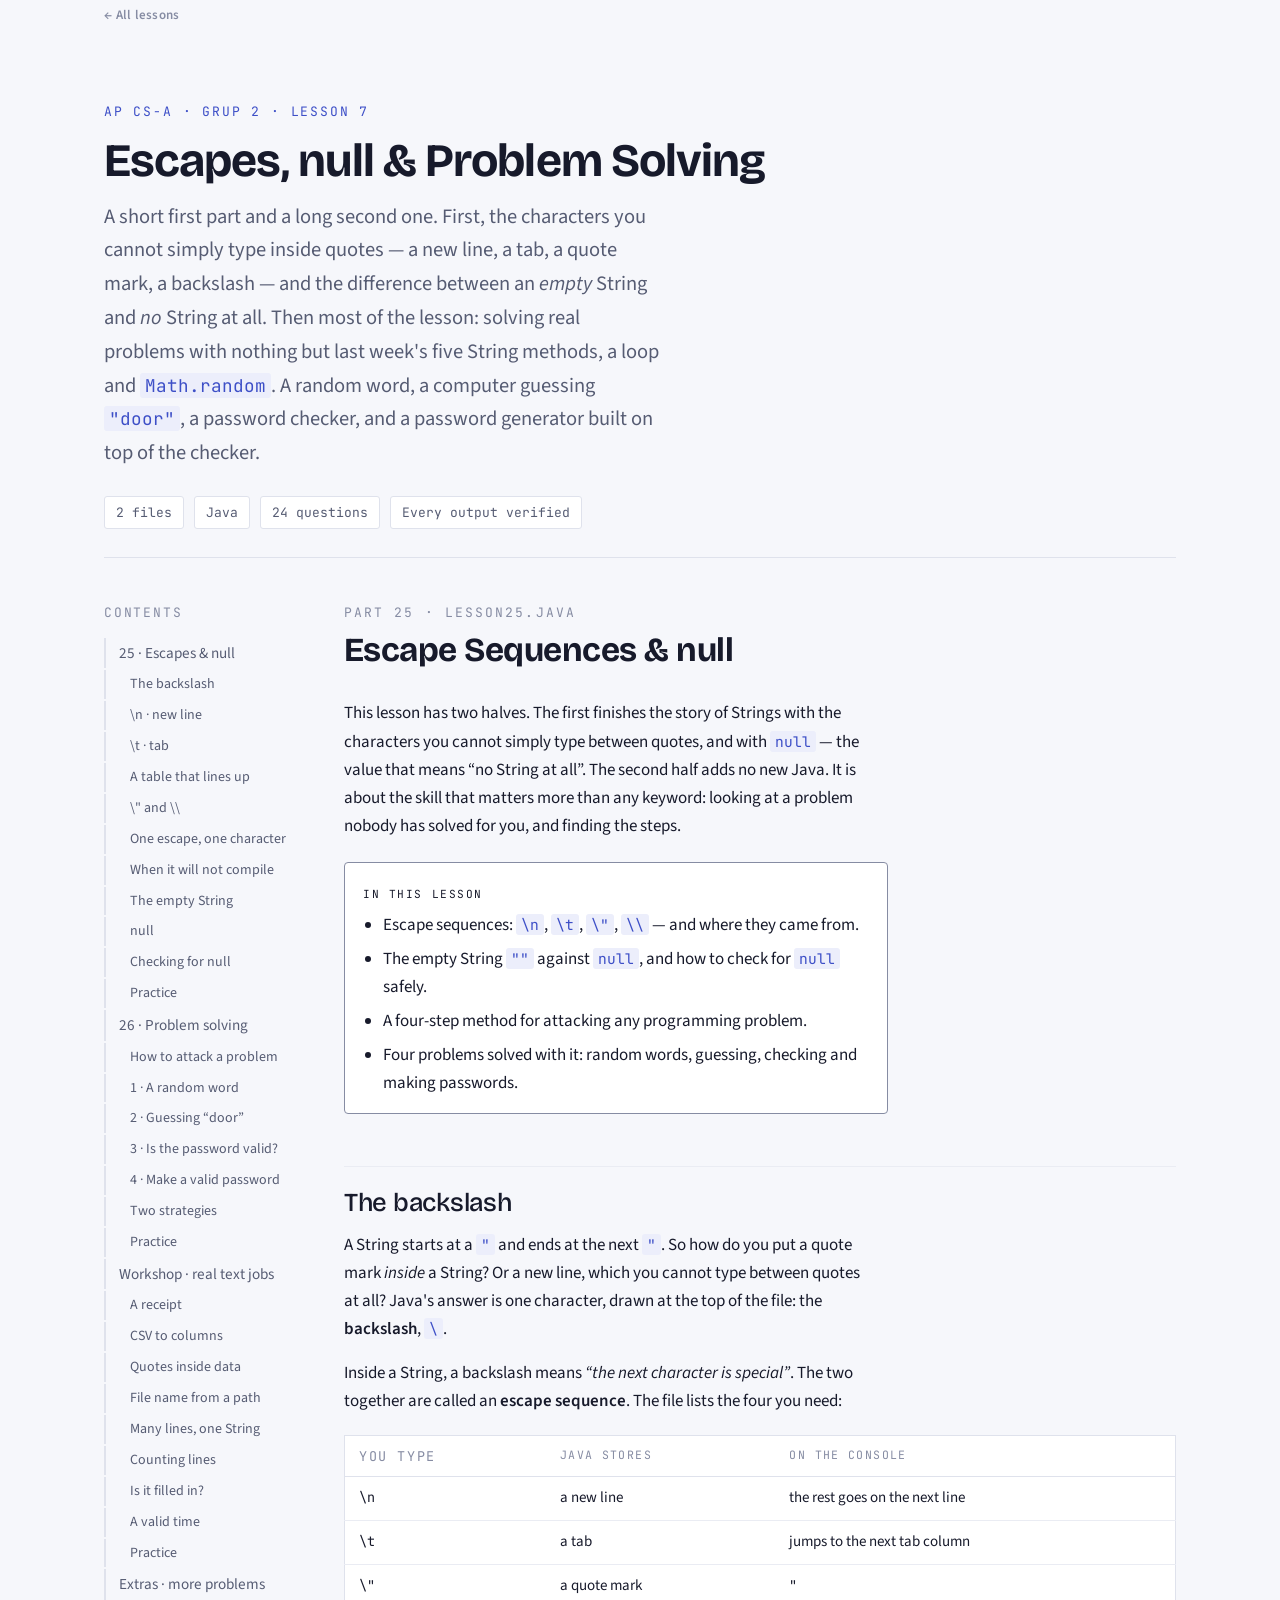
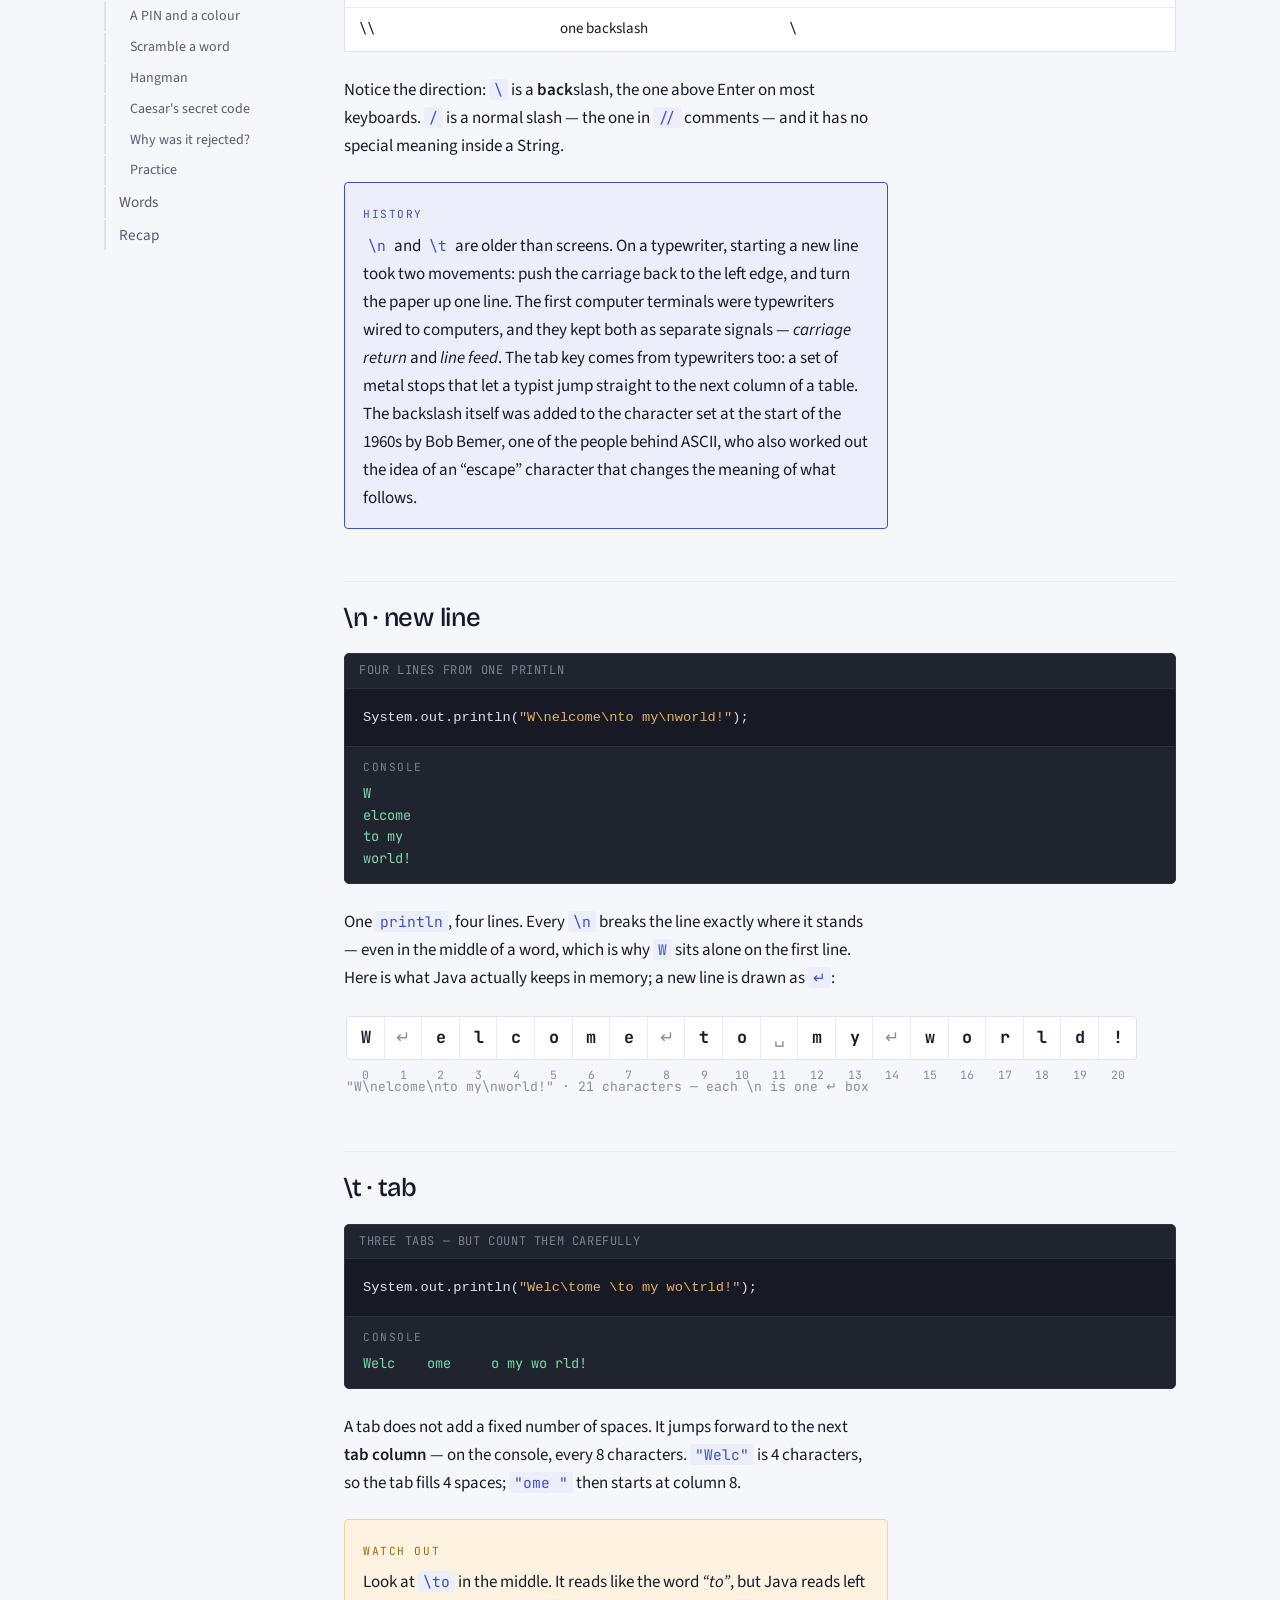
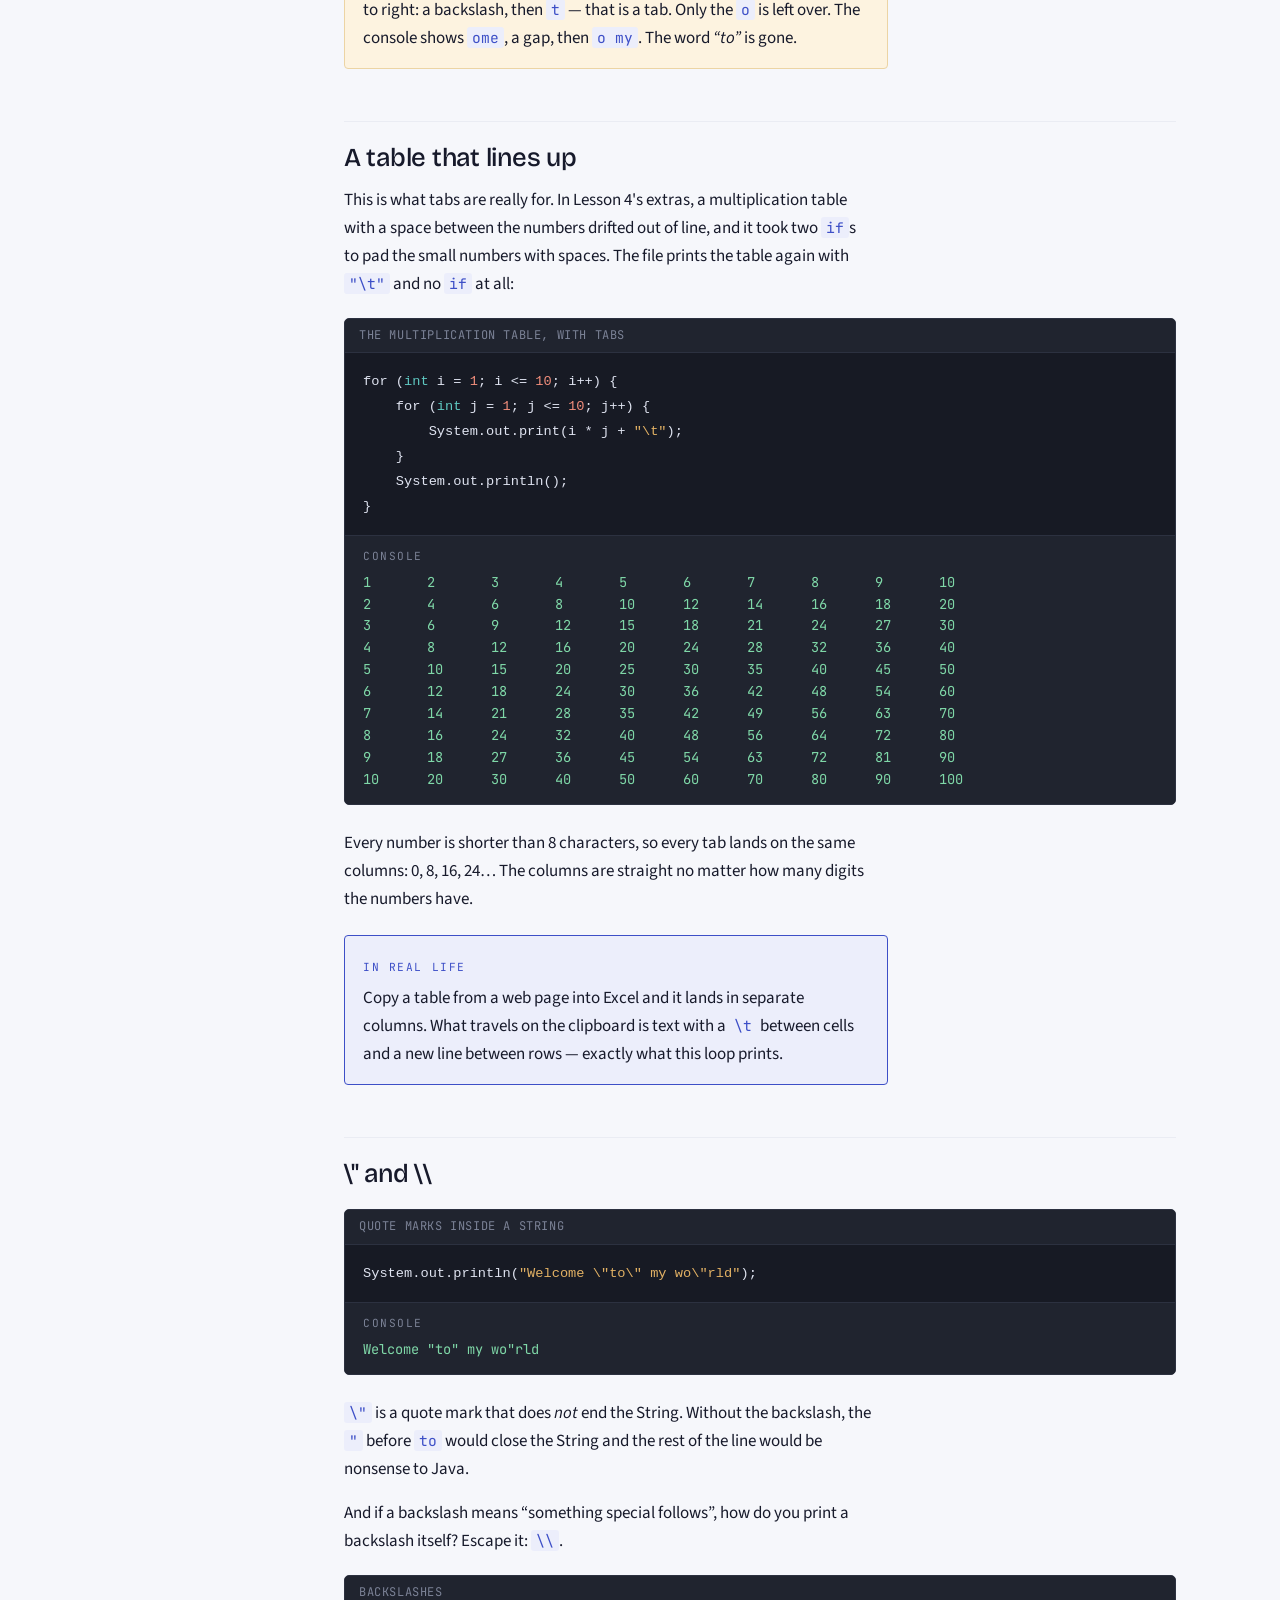
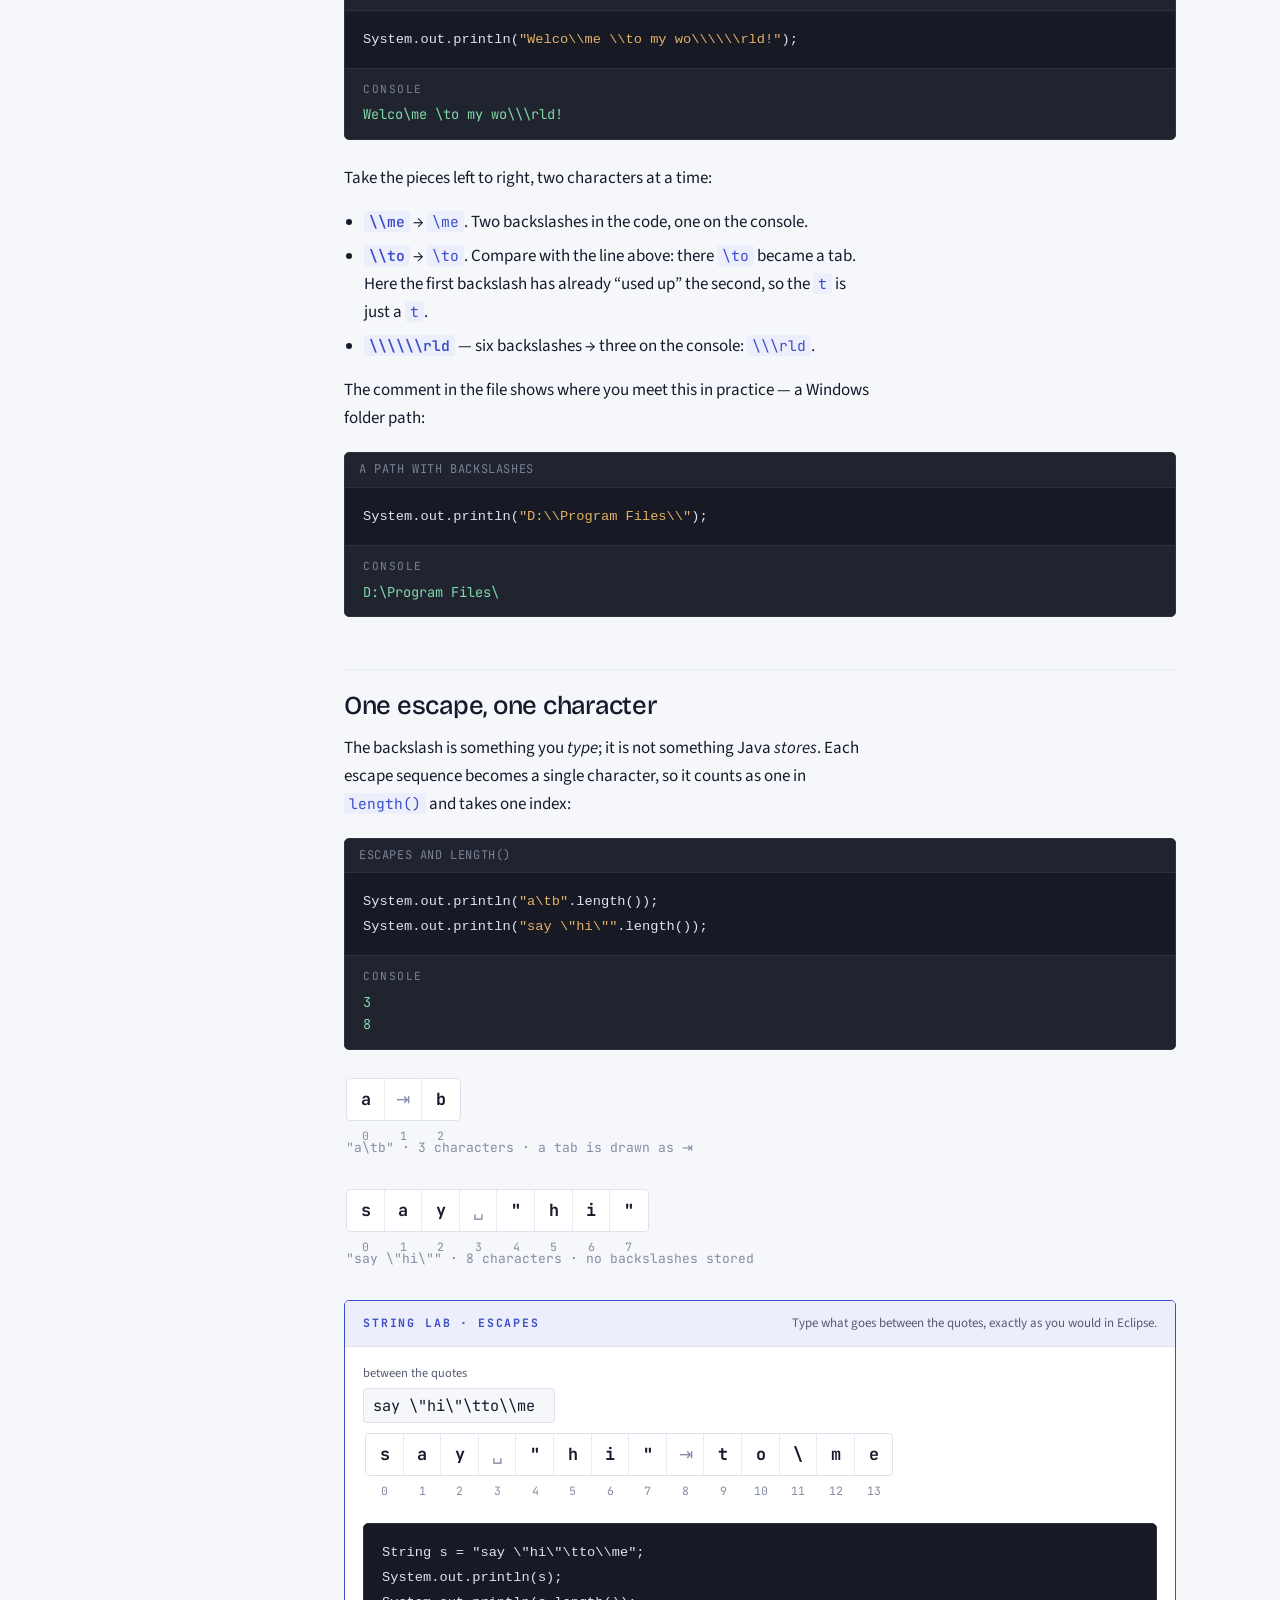
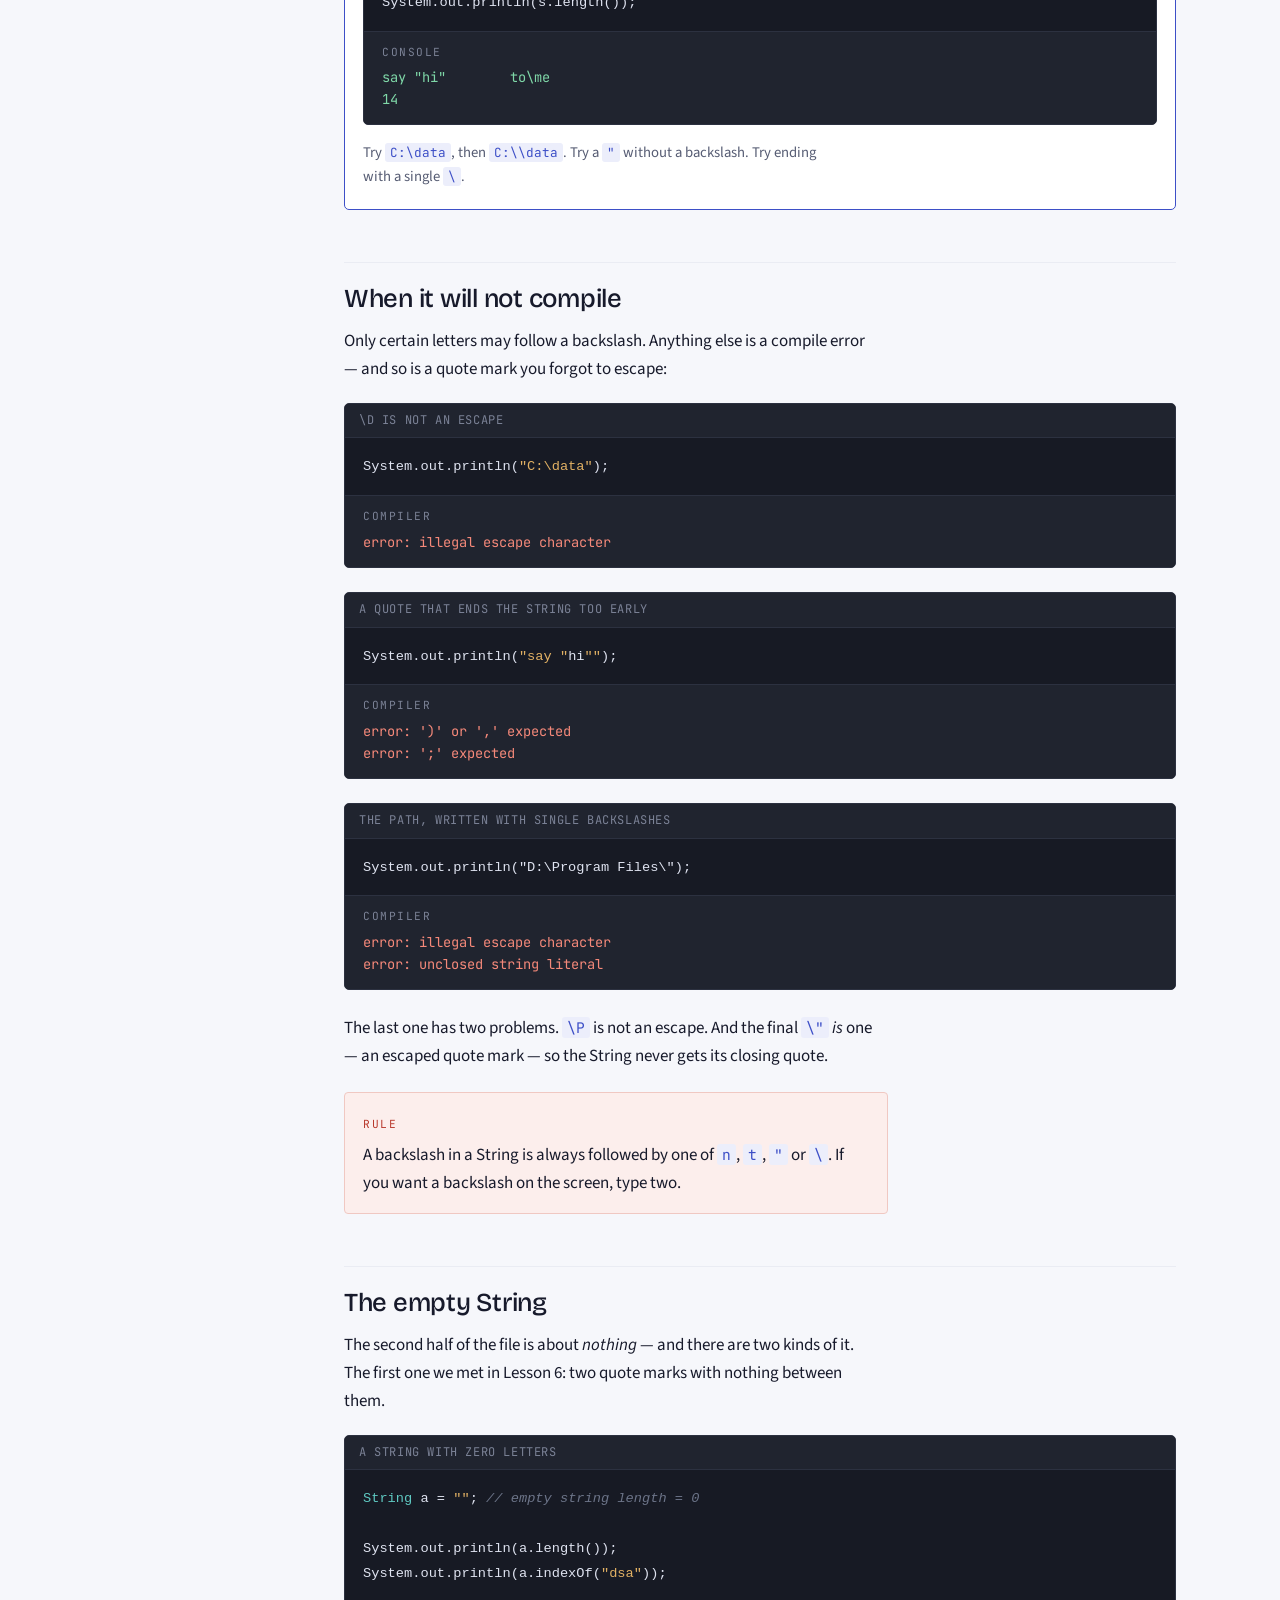
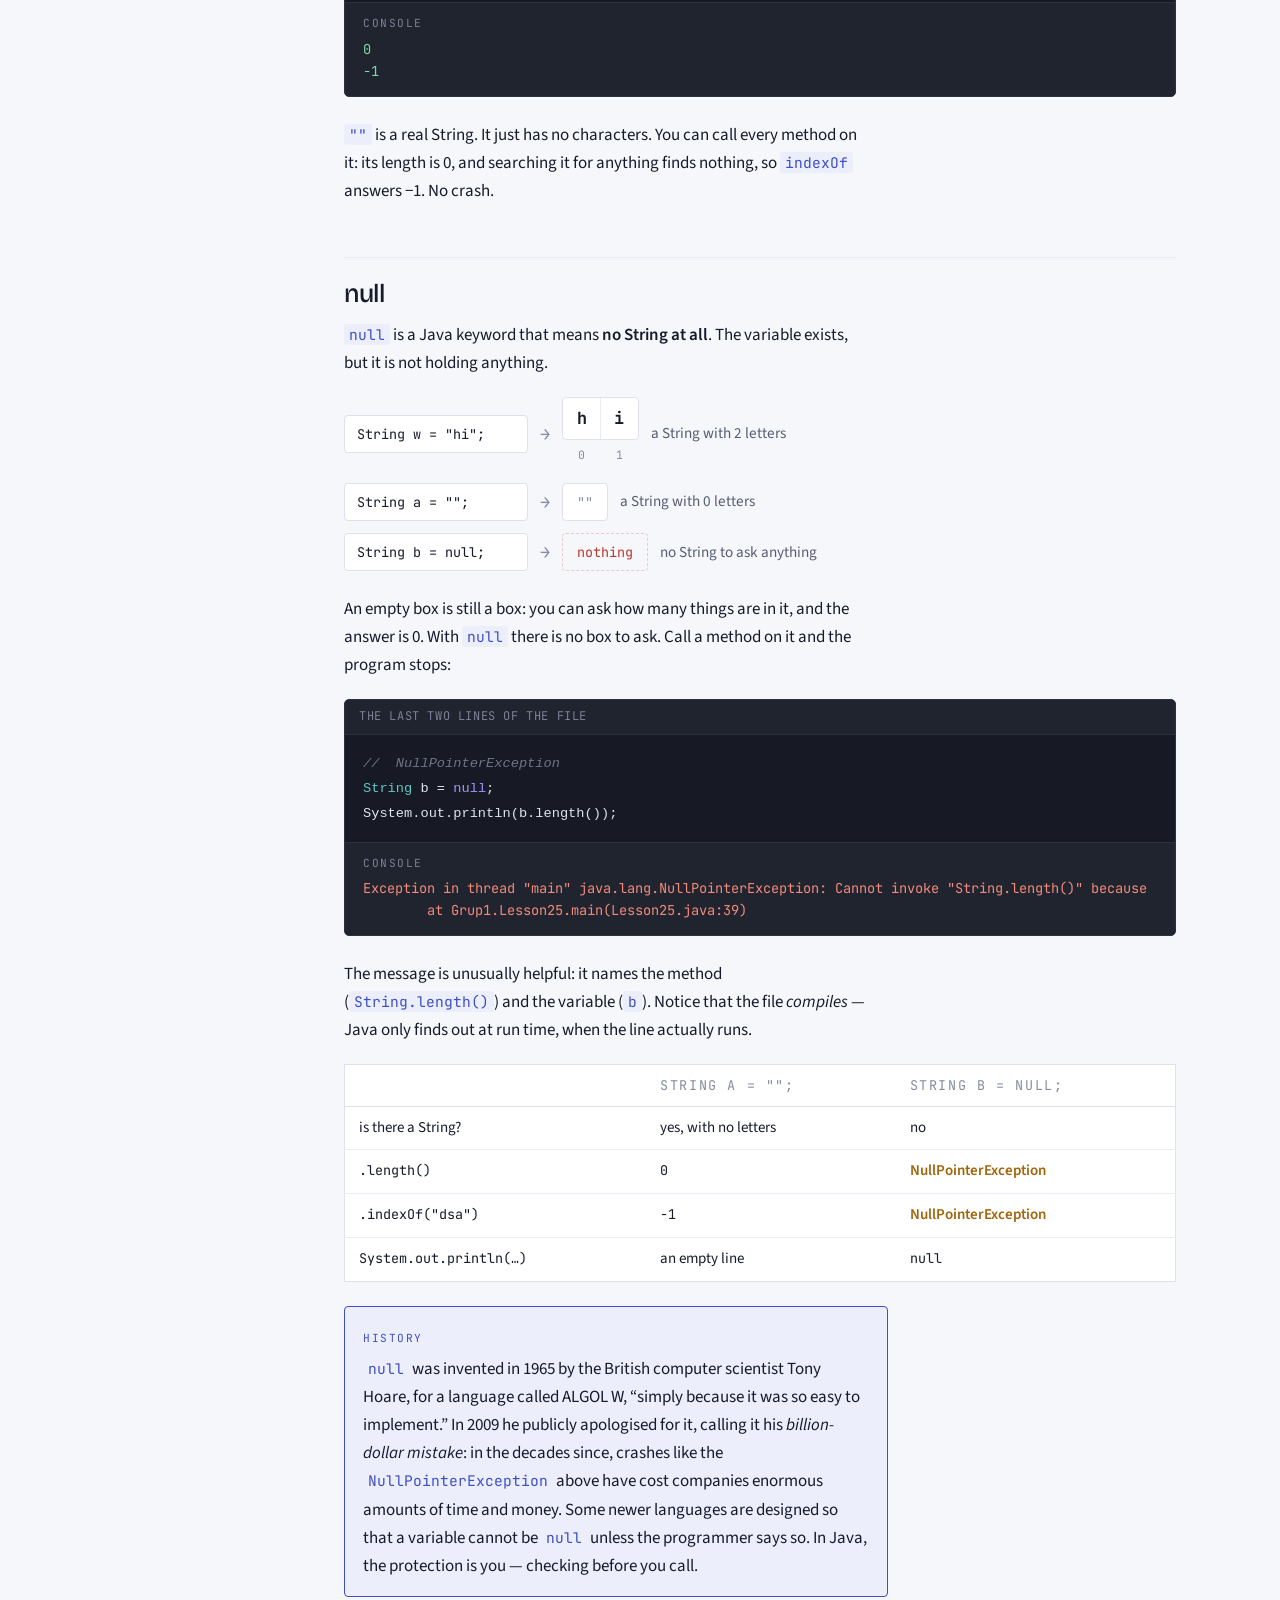
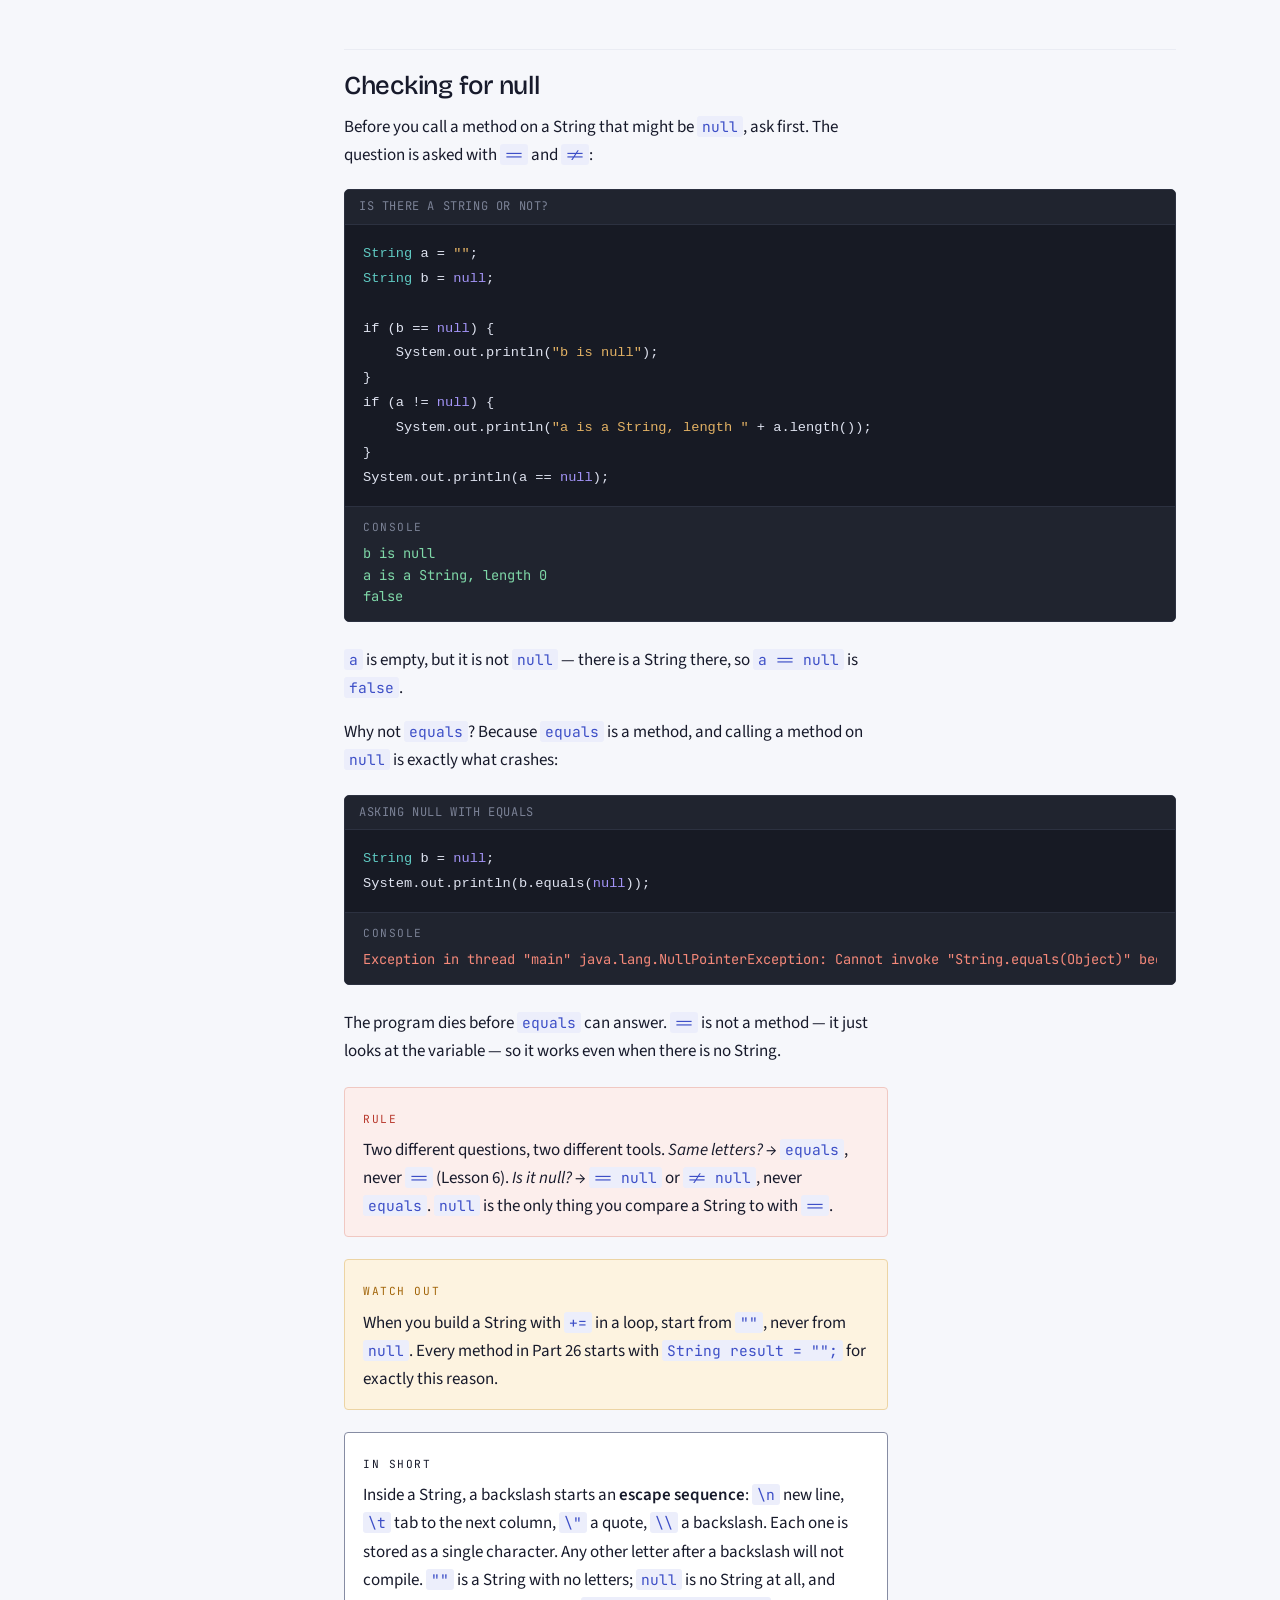
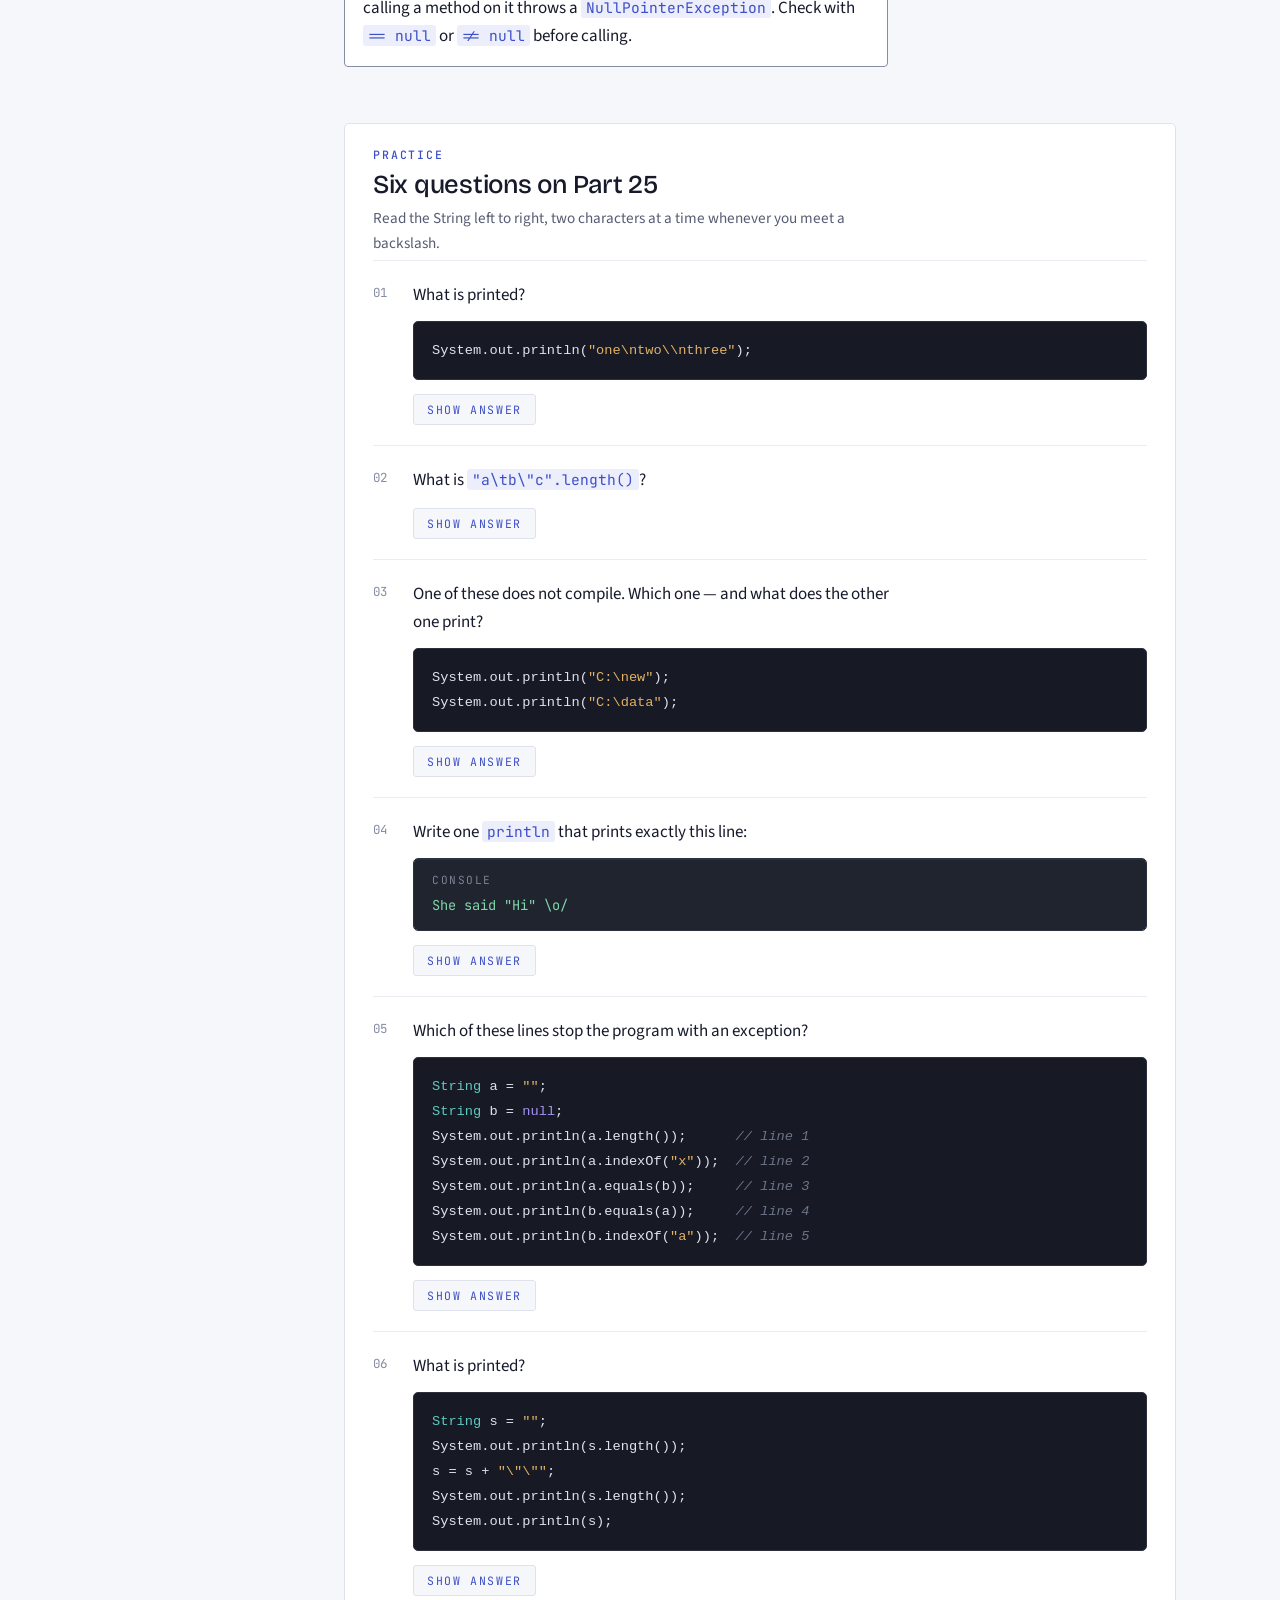
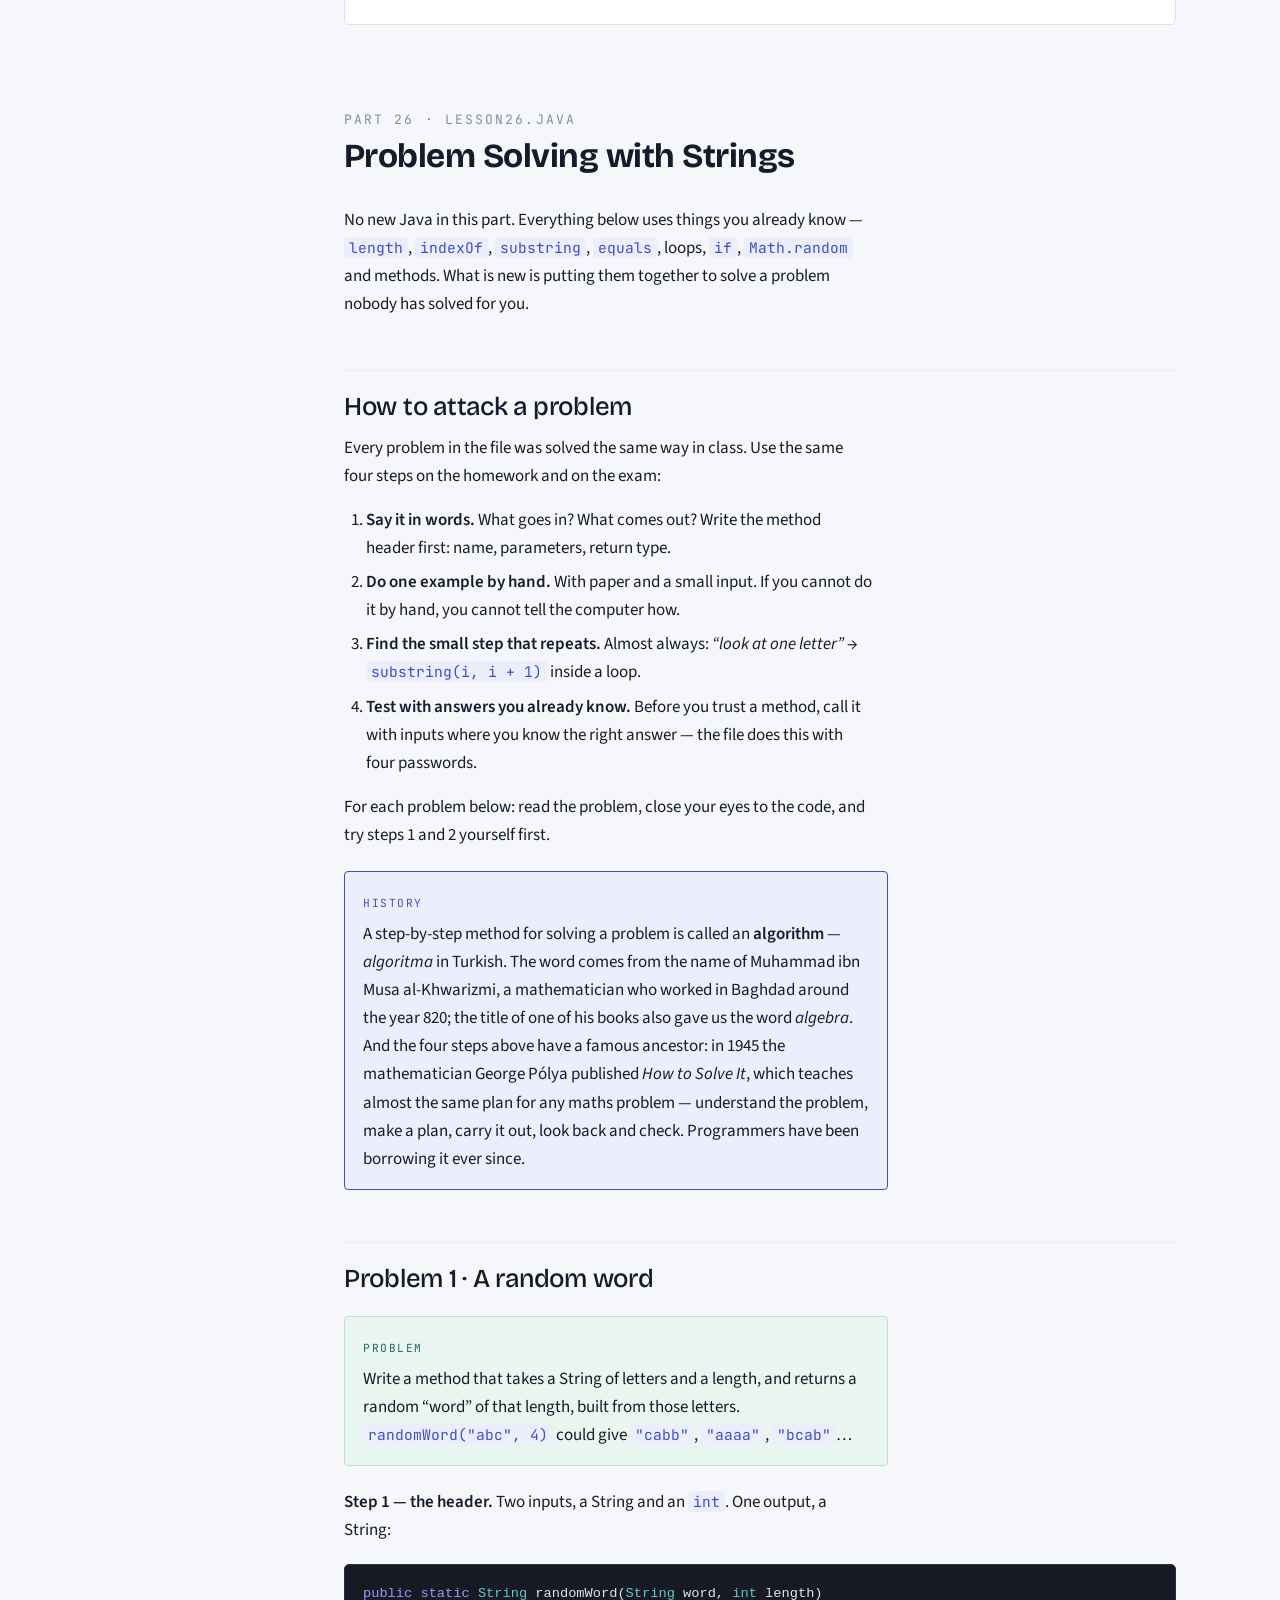
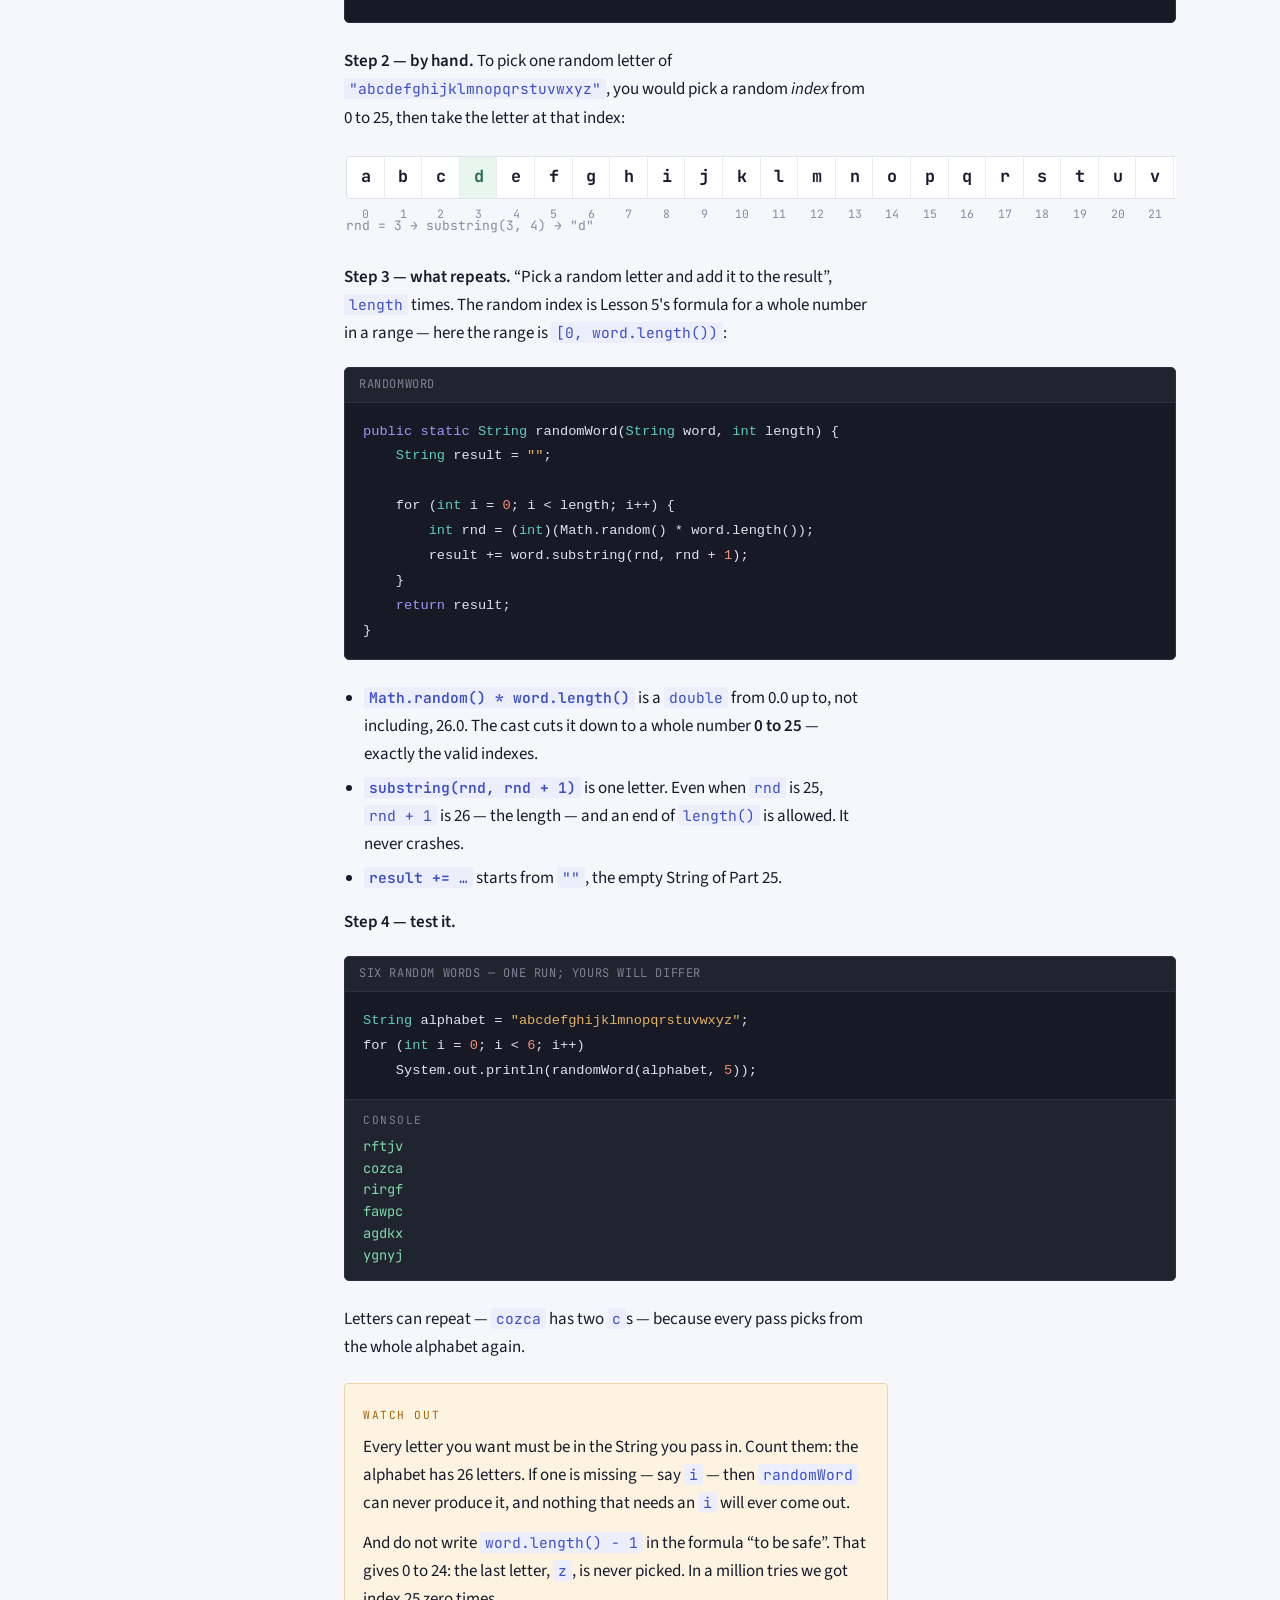
<file: docs/lesson7.html>
<!doctype html>
<html lang="en">
<head>
<meta charset="utf-8">
<meta name="viewport" content="width=device-width, initial-scale=1">
<meta name="description" content="AP CS-A Grup 2 — Lesson 7: escape sequences (\n, \t, \&quot;, \\), the empty String and null, then problem solving with Strings: random words, guessing a word, checking a password and generating one.">
<link rel="icon" href='data:image/svg+xml,<svg xmlns="http://www.w3.org/2000/svg" viewBox="0 0 100 100"><text y=".9em" font-size="90">%E2%98%95</text></svg>'>
<title>Lesson 7 · Escapes &amp; Problem Solving — AP CS-A Grup 2</title>
<link rel="preconnect" href="https://fonts.googleapis.com">
<link rel="preconnect" href="https://fonts.gstatic.com" crossorigin>
<link rel="stylesheet" href="https://fonts.googleapis.com/css2?family=Bricolage+Grotesque:opsz,wght@12..96,500;12..96,700&family=Source+Sans+3:ital,wght@0,400;0,600;1,400&family=JetBrains+Mono:wght@400;700&display=swap">

<link rel="stylesheet" href="style.css">

</head>
<body>

<div class="wrap">

  <a class="backlink" href="./">← All lessons</a>

  <header class="masthead">
    <p class="eyebrow">AP CS-A · Grup 2 · Lesson 7</p>
    <h1>Escapes, null &amp; Problem Solving</h1>
    <p class="deck">A short first part and a long second one. First, the characters you cannot simply type inside quotes — a new line, a tab, a quote mark, a backslash — and the difference between an <em>empty</em> String and <em>no</em> String at all. Then most of the lesson: solving real problems with nothing but last week's five String methods, a loop and <code class="inl">Math.random</code>. A random word, a computer guessing <code class="inl">"door"</code>, a password checker, and a password generator built on top of the checker.</p>
    <ul class="facts">
      <li>2 files</li>
      <li>Java</li>
      <li>24 questions</li>
      <li>Every output verified</li>
    </ul>
  </header>

  <div class="layout">

    <nav class="toc" aria-label="Contents">
      <h2>Contents</h2>
      <ol>
        <li><a href="#l25">25 · Escapes &amp; null</a></li>
        <li><a class="sub" href="#l25-slash">The backslash</a></li>
        <li><a class="sub" href="#l25-n">\n · new line</a></li>
        <li><a class="sub" href="#l25-t">\t · tab</a></li>
        <li><a class="sub" href="#l25-table">A table that lines up</a></li>
        <li><a class="sub" href="#l25-q">\" and \\</a></li>
        <li><a class="sub" href="#l25-one">One escape, one character</a></li>
        <li><a class="sub" href="#l25-err">When it will not compile</a></li>
        <li><a class="sub" href="#l25-empty">The empty String</a></li>
        <li><a class="sub" href="#l25-null">null</a></li>
        <li><a class="sub" href="#l25-check">Checking for null</a></li>
        <li><a class="sub" href="#p25">Practice</a></li>
        <li><a href="#l26">26 · Problem solving</a></li>
        <li><a class="sub" href="#l26-how">How to attack a problem</a></li>
        <li><a class="sub" href="#l26-rw">1 · A random word</a></li>
        <li><a class="sub" href="#l26-door">2 · Guessing “door”</a></li>
        <li><a class="sub" href="#l26-valid">3 · Is the password valid?</a></li>
        <li><a class="sub" href="#l26-gen">4 · Make a valid password</a></li>
        <li><a class="sub" href="#l26-strategies">Two strategies</a></li>
        <li><a class="sub" href="#p26">Practice</a></li>
        <li><a href="#shop">Workshop · real text jobs</a></li>
        <li><a class="sub" href="#shop-receipt">A receipt</a></li>
        <li><a class="sub" href="#shop-csv">CSV to columns</a></li>
        <li><a class="sub" href="#shop-json">Quotes inside data</a></li>
        <li><a class="sub" href="#shop-path">File name from a path</a></li>
        <li><a class="sub" href="#shop-box">Many lines, one String</a></li>
        <li><a class="sub" href="#shop-lines">Counting lines</a></li>
        <li><a class="sub" href="#shop-filled">Is it filled in?</a></li>
        <li><a class="sub" href="#shop-time">A valid time</a></li>
        <li><a class="sub" href="#pshop">Practice</a></li>
        <li><a href="#extras">Extras · more problems</a></li>
        <li><a class="sub" href="#x-pin">A PIN and a colour</a></li>
        <li><a class="sub" href="#x-scr">Scramble a word</a></li>
        <li><a class="sub" href="#x-hang">Hangman</a></li>
        <li><a class="sub" href="#x-caesar">Caesar's secret code</a></li>
        <li><a class="sub" href="#x-why">Why was it rejected?</a></li>
        <li><a class="sub" href="#px">Practice</a></li>
        <li><a href="#words">Words</a></li>
        <li><a href="#recap">Recap</a></li>
      </ol>
    </nav>

    <main>

      <!-- ============ PART 25 ============ -->
      <section class="lesson" id="l25">
        <div class="lesson-head">
          <span class="lesson-no">Part 25 · Lesson25.java</span>
          <h2 class="lesson-title">Escape Sequences &amp; null</h2>
        </div>

        <p>This lesson has two halves. The first finishes the story of Strings with the characters you cannot simply type between quotes, and with <code class="inl">null</code> — the value that means “no String at all”. The second half adds no new Java. It is about the skill that matters more than any keyword: looking at a problem nobody has solved for you, and finding the steps.</p>

        <div class="note note--sum">
          <span class="tag">In this lesson</span>
          <ul class="plain">
            <li>Escape sequences: <code class="inl">\n</code>, <code class="inl">\t</code>, <code class="inl">\"</code>, <code class="inl">\\</code> — and where they came from.</li>
            <li>The empty String <code class="inl">""</code> against <code class="inl">null</code>, and how to check for <code class="inl">null</code> safely.</li>
            <li>A four-step method for attacking any programming problem.</li>
            <li>Four problems solved with it: random words, guessing, checking and making passwords.</li>
          </ul>
        </div>

        <h3 id="l25-slash">The backslash</h3>

        <p>A String starts at a <code class="inl">"</code> and ends at the next <code class="inl">"</code>. So how do you put a quote mark <em>inside</em> a String? Or a new line, which you cannot type between quotes at all? Java's answer is one character, drawn at the top of the file: the <strong>backslash</strong>, <code class="inl">\</code>.</p>

        <p>Inside a String, a backslash means <em>“the next character is special”</em>. The two together are called an <strong>escape sequence</strong>. The file lists the four you need:</p>

        <div class="scroll">
          <table>
            <thead>
              <tr><th class="mono">You type</th><th>Java stores</th><th>On the console</th></tr>
            </thead>
            <tbody>
              <tr><td class="mono">\n</td><td>a new line</td><td>the rest goes on the next line</td></tr>
              <tr><td class="mono">\t</td><td>a tab</td><td>jumps to the next tab column</td></tr>
              <tr><td class="mono">\"</td><td>a quote mark</td><td class="mono">"</td></tr>
              <tr><td class="mono">\\</td><td>one backslash</td><td class="mono">\</td></tr>
            </tbody>
          </table>
        </div>

        <p>Notice the direction: <code class="inl">\</code> is a <strong>back</strong>slash, the one above Enter on most keyboards. <code class="inl">/</code> is a normal slash — the one in <code class="inl">//</code> comments — and it has no special meaning inside a String.</p>

        <div class="note note--life">
          <span class="tag">History</span>
          <p><code class="inl">\n</code> and <code class="inl">\t</code> are older than screens. On a typewriter, starting a new line took two movements: push the carriage back to the left edge, and turn the paper up one line. The first computer terminals were typewriters wired to computers, and they kept both as separate signals — <em>carriage return</em> and <em>line feed</em>. The tab key comes from typewriters too: a set of metal stops that let a typist jump straight to the next column of a table. The backslash itself was added to the character set at the start of the 1960s by Bob Bemer, one of the people behind ASCII, who also worked out the idea of an “escape” character that changes the meaning of what follows.</p>
        </div>

        <h3 id="l25-n">\n · new line</h3>

        <div class="ex">
          <div class="ex-head"><span>Four lines from one println</span></div>
          <pre class="code"><code>System.out.println("W\nelcome\nto my\nworld!");</code></pre>
          <div class="out"><span class="out-label">Console</span><pre>W
elcome
to my
world!</pre></div>
        </div>

        <p>One <code class="inl">println</code>, four lines. Every <code class="inl">\n</code> breaks the line exactly where it stands — even in the middle of a word, which is why <code class="inl">W</code> sits alone on the first line. Here is what Java actually keeps in memory; a new line is drawn as <code class="inl">↵</code>:</p>

        <div class="strip-wrap" data-word="W&#10;elcome&#10;to my&#10;world!"><span class="strip-cap">"W\nelcome\nto my\nworld!" · 21 characters — each \n is one ↵ box</span></div>

        <h3 id="l25-t">\t · tab</h3>

        <div class="ex">
          <div class="ex-head"><span>Three tabs — but count them carefully</span></div>
          <pre class="code"><code>System.out.println("Welc\tome \to my wo\trld!");</code></pre>
          <div class="out"><span class="out-label">Console</span><pre>Welc	ome 	o my wo	rld!</pre></div>
        </div>

        <p>A tab does not add a fixed number of spaces. It jumps forward to the next <strong>tab column</strong> — on the console, every 8 characters. <code class="inl">"Welc"</code> is 4 characters, so the tab fills 4 spaces; <code class="inl">"ome "</code> then starts at column 8.</p>

        <div class="note note--trap">
          <span class="tag">Watch out</span>
          <p>Look at <code class="inl">\to</code> in the middle. It reads like the word <em>“to”</em>, but Java reads left to right: a backslash, then <code class="inl">t</code> — that is a tab. Only the <code class="inl">o</code> is left over. The console shows <code class="inl">ome</code>, a gap, then <code class="inl">o my</code>. The word <em>“to”</em> is gone.</p>
        </div>

        <h3 id="l25-table">A table that lines up</h3>

        <p>This is what tabs are really for. In Lesson 4's extras, a multiplication table with a space between the numbers drifted out of line, and it took two <code class="inl">if</code>s to pad the small numbers with spaces. The file prints the table again with <code class="inl">"\t"</code> and no <code class="inl">if</code> at all:</p>

        <div class="ex">
          <div class="ex-head"><span>The multiplication table, with tabs</span></div>
          <pre class="code"><code>for (int i = 1; i &lt;= 10; i++) {
    for (int j = 1; j &lt;= 10; j++) {
        System.out.print(i * j + "\t");
    }
    System.out.println();
}</code></pre>
          <div class="out"><span class="out-label">Console</span><pre>1	2	3	4	5	6	7	8	9	10	
2	4	6	8	10	12	14	16	18	20	
3	6	9	12	15	18	21	24	27	30	
4	8	12	16	20	24	28	32	36	40	
5	10	15	20	25	30	35	40	45	50	
6	12	18	24	30	36	42	48	54	60	
7	14	21	28	35	42	49	56	63	70	
8	16	24	32	40	48	56	64	72	80	
9	18	27	36	45	54	63	72	81	90	
10	20	30	40	50	60	70	80	90	100	</pre></div>
        </div>

        <p>Every number is shorter than 8 characters, so every tab lands on the same columns: 0, 8, 16, 24… The columns are straight no matter how many digits the numbers have.</p>

        <div class="note note--life">
          <span class="tag">In real life</span>
          <p>Copy a table from a web page into Excel and it lands in separate columns. What travels on the clipboard is text with a <code class="inl">\t</code> between cells and a new line between rows — exactly what this loop prints.</p>
        </div>

        <h3 id="l25-q">\" and \\</h3>

        <div class="ex">
          <div class="ex-head"><span>Quote marks inside a String</span></div>
          <pre class="code"><code>System.out.println("Welcome \"to\" my wo\"rld");</code></pre>
          <div class="out"><span class="out-label">Console</span><pre>Welcome "to" my wo"rld</pre></div>
        </div>

        <p><code class="inl">\"</code> is a quote mark that does <em>not</em> end the String. Without the backslash, the <code class="inl">"</code> before <code class="inl">to</code> would close the String and the rest of the line would be nonsense to Java.</p>

        <p>And if a backslash means “something special follows”, how do you print a backslash itself? Escape it: <code class="inl">\\</code>.</p>

        <div class="ex">
          <div class="ex-head"><span>Backslashes</span></div>
          <pre class="code"><code>System.out.println("Welco\\me \\to my wo\\\\\\rld!");</code></pre>
          <div class="out"><span class="out-label">Console</span><pre>Welco\me \to my wo\\\rld!</pre></div>
        </div>

        <p>Take the pieces left to right, two characters at a time:</p>
        <ul class="plain">
          <li><strong><code class="inl">\\me</code></strong> → <code class="inl">\me</code>. Two backslashes in the code, one on the console.</li>
          <li><strong><code class="inl">\\to</code></strong> → <code class="inl">\to</code>. Compare with the line above: there <code class="inl">\to</code> became a tab. Here the first backslash has already “used up” the second, so the <code class="inl">t</code> is just a <code class="inl">t</code>.</li>
          <li><strong><code class="inl">\\\\\\rld</code></strong> — six backslashes → three on the console: <code class="inl">\\\rld</code>.</li>
        </ul>

        <p>The comment in the file shows where you meet this in practice — a Windows folder path:</p>

        <div class="ex">
          <div class="ex-head"><span>A path with backslashes</span></div>
          <pre class="code"><code>System.out.println("D:\\Program Files\\");</code></pre>
          <div class="out"><span class="out-label">Console</span><pre>D:\Program Files\</pre></div>
        </div>

        <h3 id="l25-one">One escape, one character</h3>

        <p>The backslash is something you <em>type</em>; it is not something Java <em>stores</em>. Each escape sequence becomes a single character, so it counts as one in <code class="inl">length()</code> and takes one index:</p>

        <div class="ex">
          <div class="ex-head"><span>Escapes and length()</span></div>
          <pre class="code"><code>System.out.println("a\tb".length());
System.out.println("say \"hi\"".length());</code></pre>
          <div class="out"><span class="out-label">Console</span><pre>3
8</pre></div>
        </div>

        <div class="strip-wrap" data-word="a&#9;b"><span class="strip-cap">"a\tb" · 3 characters · a tab is drawn as ⇥</span></div>
        <div class="strip-wrap" data-word='say "hi"'><span class="strip-cap">"say \"hi\"" · 8 characters · no backslashes stored</span></div>

        <div class="lab" data-mode="esc">
          <div class="lab-head"><b>String lab · escapes</b><span>Type what goes between the quotes, exactly as you would in Eclipse.</span></div>
          <div class="lab-body">
            <div class="lab-form">
              <label for="lab25-lit" style="flex:1 1 16rem">between the quotes<input id="lab25-lit" data-f="word" value="say \&quot;hi\&quot;\tto\\me" maxlength="40" autocomplete="off" spellcheck="false"></label>
            </div>
            <div class="strip-wrap lab-view"></div>
            <div class="ex">
              <pre class="code"><code class="lab-code"></code></pre>
              <div class="out"><span class="out-label">Console</span><pre class="lab-out"></pre></div>
            </div>
            <p class="lab-note">Try <code class="inl">C:\data</code>, then <code class="inl">C:\\data</code>. Try a <code class="inl">"</code> without a backslash. Try ending with a single <code class="inl">\</code>.</p>
          </div>
        </div>

        <h3 id="l25-err">When it will not compile</h3>

        <p>Only certain letters may follow a backslash. Anything else is a compile error — and so is a quote mark you forgot to escape:</p>

        <div class="ex">
          <div class="ex-head"><span>\d is not an escape</span></div>
          <pre class="code"><code>System.out.println("C:\data");</code></pre>
          <div class="out"><span class="out-label">Compiler</span><pre><em>error: illegal escape character</em></pre></div>
        </div>

        <div class="ex">
          <div class="ex-head"><span>A quote that ends the String too early</span></div>
          <pre class="code"><code>System.out.println("say "hi"");</code></pre>
          <div class="out"><span class="out-label">Compiler</span><pre><em>error: ')' or ',' expected</em>
<em>error: ';' expected</em></pre></div>
        </div>

        <div class="ex">
          <div class="ex-head"><span>The path, written with single backslashes</span></div>
          <pre class="code"><code>System.out.println("D:\Program Files\");</code></pre>
          <div class="out"><span class="out-label">Compiler</span><pre><em>error: illegal escape character</em>
<em>error: unclosed string literal</em></pre></div>
        </div>

        <p>The last one has two problems. <code class="inl">\P</code> is not an escape. And the final <code class="inl">\"</code> <em>is</em> one — an escaped quote mark — so the String never gets its closing quote.</p>

        <div class="note note--rule">
          <span class="tag">Rule</span>
          <p>A backslash in a String is always followed by one of <code class="inl">n</code>, <code class="inl">t</code>, <code class="inl">"</code> or <code class="inl">\</code>. If you want a backslash on the screen, type two.</p>
        </div>

        <h3 id="l25-empty">The empty String</h3>

        <p>The second half of the file is about <em>nothing</em> — and there are two kinds of it. The first one we met in Lesson 6: two quote marks with nothing between them.</p>

        <div class="ex">
          <div class="ex-head"><span>A String with zero letters</span></div>
          <pre class="code"><code>String a = ""; // empty string length = 0

System.out.println(a.length());
System.out.println(a.indexOf("dsa"));</code></pre>
          <div class="out"><span class="out-label">Console</span><pre>0
-1</pre></div>
        </div>

        <p><code class="inl">""</code> is a real String. It just has no characters. You can call every method on it: its length is 0, and searching it for anything finds nothing, so <code class="inl">indexOf</code> answers −1. No crash.</p>

        <h3 id="l25-null">null</h3>

        <p><code class="inl">null</code> is a Java keyword that means <strong>no String at all</strong>. The variable exists, but it is not holding anything.</p>

        <div class="refs">
          <div class="row"><span class="var">String w = "hi";</span><span class="arrow">→</span><div class="strip-wrap" data-word="hi"></div><span class="say">a String with 2 letters</span></div>
          <div class="row"><span class="var">String a = "";</span><span class="arrow">→</span><span class="empty-str">""</span><span class="say">a String with 0 letters</span></div>
          <div class="row"><span class="var">String b = null;</span><span class="arrow">→</span><span class="nothing">nothing</span><span class="say">no String to ask anything</span></div>
        </div>

        <p>An empty box is still a box: you can ask how many things are in it, and the answer is 0. With <code class="inl">null</code> there is no box to ask. Call a method on it and the program stops:</p>

        <div class="ex">
          <div class="ex-head"><span>The last two lines of the file</span></div>
          <pre class="code"><code>//  NullPointerException
String b = null;
System.out.println(b.length());</code></pre>
          <div class="out"><span class="out-label">Console</span><pre><em>Exception in thread "main" java.lang.NullPointerException: Cannot invoke "String.length()" because "b" is null</em>
<em>	at Grup1.Lesson25.main(Lesson25.java:39)</em></pre></div>
        </div>

        <p>The message is unusually helpful: it names the method (<code class="inl">String.length()</code>) and the variable (<code class="inl">b</code>). Notice that the file <em>compiles</em> — Java only finds out at run time, when the line actually runs.</p>

        <div class="scroll">
          <table>
            <thead><tr><th></th><th class="mono">String a = "";</th><th class="mono">String b = null;</th></tr></thead>
            <tbody>
              <tr><td>is there a String?</td><td>yes, with no letters</td><td>no</td></tr>
              <tr><td class="mono">.length()</td><td class="mono">0</td><td><span class="err">NullPointerException</span></td></tr>
              <tr><td class="mono">.indexOf("dsa")</td><td class="mono">-1</td><td><span class="err">NullPointerException</span></td></tr>
              <tr><td class="mono">System.out.println(…)</td><td>an empty line</td><td class="mono">null</td></tr>
            </tbody>
          </table>
        </div>

        <div class="note note--life">
          <span class="tag">History</span>
          <p><code class="inl">null</code> was invented in 1965 by the British computer scientist Tony Hoare, for a language called ALGOL W, “simply because it was so easy to implement.” In 2009 he publicly apologised for it, calling it his <em>billion-dollar mistake</em>: in the decades since, crashes like the <code class="inl">NullPointerException</code> above have cost companies enormous amounts of time and money. Some newer languages are designed so that a variable cannot be <code class="inl">null</code> unless the programmer says so. In Java, the protection is you — checking before you call.</p>
        </div>

        <h3 id="l25-check">Checking for null</h3>

        <p>Before you call a method on a String that might be <code class="inl">null</code>, ask first. The question is asked with <code class="inl">==</code> and <code class="inl">!=</code>:</p>

        <div class="ex">
          <div class="ex-head"><span>Is there a String or not?</span></div>
          <pre class="code"><code>String a = "";
String b = null;

if (b == null) {
    System.out.println("b is null");
}
if (a != null) {
    System.out.println("a is a String, length " + a.length());
}
System.out.println(a == null);</code></pre>
          <div class="out"><span class="out-label">Console</span><pre>b is null
a is a String, length 0
false</pre></div>
        </div>

        <p><code class="inl">a</code> is empty, but it is not <code class="inl">null</code> — there is a String there, so <code class="inl">a == null</code> is <code class="inl">false</code>.</p>

        <p>Why not <code class="inl">equals</code>? Because <code class="inl">equals</code> is a method, and calling a method on <code class="inl">null</code> is exactly what crashes:</p>

        <div class="ex">
          <div class="ex-head"><span>Asking null with equals</span></div>
          <pre class="code"><code>String b = null;
System.out.println(b.equals(null));</code></pre>
          <div class="out"><span class="out-label">Console</span><pre><em>Exception in thread "main" java.lang.NullPointerException: Cannot invoke "String.equals(Object)" because "b" is null</em></pre></div>
        </div>

        <p>The program dies before <code class="inl">equals</code> can answer. <code class="inl">==</code> is not a method — it just looks at the variable — so it works even when there is no String.</p>

        <div class="note note--rule">
          <span class="tag">Rule</span>
          <p>Two different questions, two different tools. <em>Same letters?</em> → <code class="inl">equals</code>, never <code class="inl">==</code> (Lesson 6). <em>Is it null?</em> → <code class="inl">== null</code> or <code class="inl">!= null</code>, never <code class="inl">equals</code>. <code class="inl">null</code> is the only thing you compare a String to with <code class="inl">==</code>.</p>
        </div>

        <div class="note note--trap">
          <span class="tag">Watch out</span>
          <p>When you build a String with <code class="inl">+=</code> in a loop, start from <code class="inl">""</code>, never from <code class="inl">null</code>. Every method in Part 26 starts with <code class="inl">String result = "";</code> for exactly this reason.</p>
        </div>

        <div class="note note--sum">
          <span class="tag">In short</span>
          <p>Inside a String, a backslash starts an <strong>escape sequence</strong>: <code class="inl">\n</code> new line, <code class="inl">\t</code> tab to the next column, <code class="inl">\"</code> a quote, <code class="inl">\\</code> a backslash. Each one is stored as a single character. Any other letter after a backslash will not compile. <code class="inl">""</code> is a String with no letters; <code class="inl">null</code> is no String at all, and calling a method on it throws a <code class="inl">NullPointerException</code>. Check with <code class="inl">== null</code> or <code class="inl">!= null</code> before calling.</p>
        </div>

        <div class="practice" id="p25">
          <h3 class="practice-title"><span class="practice-eyebrow">Practice</span>Six questions on Part 25</h3>
          <p class="practice-lede">Read the String left to right, two characters at a time whenever you meet a backslash.</p>

          <ol class="qs">
            <li>
              <p>What is printed?</p>
              <div class="ex"><pre class="code"><code>System.out.println("one\ntwo\\nthree");</code></pre></div>
              <details class="ans">
                <summary>Show answer</summary>
                <div class="ans-body">
                  <div class="ex"><div class="out"><span class="out-label">Console</span><pre>one
two\nthree</pre></div></div>
                  <p>The first <code class="inl">\n</code> is a new line. In <code class="inl">\\n</code> the first backslash escapes the second, so what is left is a backslash and a plain <code class="inl">n</code>.</p>
                </div>
              </details>
            </li>
            <li>
              <p>What is <code class="inl">"a\tb\"c".length()</code>?</p>
              <details class="ans">
                <summary>Show answer</summary>
                <div class="ans-body">
                  <p><span class="outline">5</span></p>
                  <div class="strip-wrap" data-word='a&#9;b"c'></div>
                  <p><code class="inl">a</code>, a tab, <code class="inl">b</code>, a quote mark, <code class="inl">c</code>. Each escape is one character.</p>
                </div>
              </details>
            </li>
            <li>
              <p>One of these does not compile. Which one — and what does the other one print?</p>
              <div class="ex"><pre class="code"><code>System.out.println("C:\new");
System.out.println("C:\data");</code></pre></div>
              <details class="ans">
                <summary>Show answer</summary>
                <div class="ans-body">
                  <p><code class="inl">"C:\data"</code> does not compile: <em>illegal escape character</em>. <code class="inl">"C:\new"</code> compiles — <code class="inl">\n</code> is a real escape — but it is probably not what you wanted:</p>
                  <div class="ex"><div class="out"><span class="out-label">Console</span><pre>C:
ew</pre></div></div>
                  <p>Both are fixed the same way: <code class="inl">"C:\\new"</code>, <code class="inl">"C:\\data"</code>.</p>
                </div>
              </details>
            </li>
            <li>
              <p>Write one <code class="inl">println</code> that prints exactly this line:</p>
              <div class="ex"><div class="out"><span class="out-label">Console</span><pre>She said "Hi" \o/</pre></div></div>
              <details class="ans">
                <summary>Show answer</summary>
                <div class="ans-body">
                  <div class="ex"><pre class="code"><code>System.out.println("She said \"Hi\" \\o/");</code></pre></div>
                  <p>Two escaped quote marks and one escaped backslash. The <code class="inl">/</code> is an ordinary slash and needs nothing.</p>
                </div>
              </details>
            </li>
            <li>
              <p>Which of these lines stop the program with an exception?</p>
              <div class="ex"><pre class="code"><code>String a = "";
String b = null;
System.out.println(a.length());      // line 1
System.out.println(a.indexOf("x"));  // line 2
System.out.println(a.equals(b));     // line 3
System.out.println(b.equals(a));     // line 4
System.out.println(b.indexOf("a"));  // line 5</code></pre></div>
              <details class="ans">
                <summary>Show answer</summary>
                <div class="ans-body">
                  <p><span class="outline">lines 4 and 5</span></p>
                  <p>Lines 1–3 call methods on <code class="inl">a</code>, which is a real String: they print <code class="inl">0</code>, <code class="inl">-1</code> and <code class="inl">false</code>. Lines 4 and 5 call a method on <code class="inl">b</code>, and <code class="inl">b</code> is <code class="inl">null</code> — whatever comes before the dot must be a real String. (In a real run the program stops at line 4 and never reaches line 5.)</p>
                </div>
              </details>
            </li>
            <li>
              <p>What is printed?</p>
              <div class="ex"><pre class="code"><code>String s = "";
System.out.println(s.length());
s = s + "\"\"";
System.out.println(s.length());
System.out.println(s);</code></pre></div>
              <details class="ans">
                <summary>Show answer</summary>
                <div class="ans-body">
                  <div class="ex"><div class="out"><span class="out-label">Console</span><pre>0
2
""</pre></div></div>
                  <p>Now <code class="inl">s</code> holds two quote-mark characters. It looks like the empty String when printed, but it is not: its length is 2.</p>
                </div>
              </details>
            </li>
          </ol>
        </div>
      </section>

      <!-- ============ PART 26 ============ -->
      <section class="lesson" id="l26">
        <div class="lesson-head">
          <span class="lesson-no">Part 26 · Lesson26.java</span>
          <h2 class="lesson-title">Problem Solving with Strings</h2>
        </div>

        <p>No new Java in this part. Everything below uses things you already know — <code class="inl">length</code>, <code class="inl">indexOf</code>, <code class="inl">substring</code>, <code class="inl">equals</code>, loops, <code class="inl">if</code>, <code class="inl">Math.random</code> and methods. What is new is putting them together to solve a problem nobody has solved for you.</p>

        <h3 id="l26-how">How to attack a problem</h3>

        <p>Every problem in the file was solved the same way in class. Use the same four steps on the homework and on the exam:</p>

        <ol class="plain">
          <li><strong>Say it in words.</strong> What goes in? What comes out? Write the method header first: name, parameters, return type.</li>
          <li><strong>Do one example by hand.</strong> With paper and a small input. If you cannot do it by hand, you cannot tell the computer how.</li>
          <li><strong>Find the small step that repeats.</strong> Almost always: <em>“look at one letter”</em> → <code class="inl">substring(i, i + 1)</code> inside a loop.</li>
          <li><strong>Test with answers you already know.</strong> Before you trust a method, call it with inputs where you know the right answer — the file does this with four passwords.</li>
        </ol>

        <p>For each problem below: read the problem, close your eyes to the code, and try steps 1 and 2 yourself first.</p>

        <!-- Problem 1 -->
        <div class="note note--life">
          <span class="tag">History</span>
          <p>A step-by-step method for solving a problem is called an <strong>algorithm</strong> — <em>algoritma</em> in Turkish. The word comes from the name of Muhammad ibn Musa al-Khwarizmi, a mathematician who worked in Baghdad around the year 820; the title of one of his books also gave us the word <em>algebra</em>. And the four steps above have a famous ancestor: in 1945 the mathematician George Pólya published <em>How to Solve It</em>, which teaches almost the same plan for any maths problem — understand the problem, make a plan, carry it out, look back and check. Programmers have been borrowing it ever since.</p>
        </div>

        <h3 id="l26-rw">Problem 1 · A random word</h3>

        <div class="note note--task">
          <span class="tag">Problem</span>
          <p>Write a method that takes a String of letters and a length, and returns a random “word” of that length, built from those letters. <code class="inl">randomWord("abc", 4)</code> could give <code class="inl">"cabb"</code>, <code class="inl">"aaaa"</code>, <code class="inl">"bcab"</code>…</p>
        </div>

        <p><strong>Step 1 — the header.</strong> Two inputs, a String and an <code class="inl">int</code>. One output, a String:</p>
        <div class="ex"><pre class="code"><code>public static String randomWord(String word, int length)</code></pre></div>

        <p><strong>Step 2 — by hand.</strong> To pick one random letter of <code class="inl">"abcdefghijklmnopqrstuvwxyz"</code>, you would pick a random <em>index</em> from 0 to 25, then take the letter at that index:</p>

        <div class="strip-wrap" data-word="abcdefghijklmnopqrstuvwxyz" data-marks="3" data-mlen="1"><span class="strip-cap">rnd = 3 → substring(3, 4) → "d"</span></div>

        <p><strong>Step 3 — what repeats.</strong> “Pick a random letter and add it to the result”, <code class="inl">length</code> times. The random index is Lesson 5's formula for a whole number in a range — here the range is <code class="inl">[0, word.length())</code>:</p>

        <div class="ex">
          <div class="ex-head"><span>randomWord</span></div>
          <pre class="code"><code>public static String randomWord(String word, int length) {
    String result = "";

    for (int i = 0; i &lt; length; i++) {
        int rnd = (int)(Math.random() * word.length());
        result += word.substring(rnd, rnd + 1);
    }
    return result;
}</code></pre>
        </div>

        <ul class="plain">
          <li><strong><code class="inl">Math.random() * word.length()</code></strong> is a <code class="inl">double</code> from 0.0 up to, not including, 26.0. The cast cuts it down to a whole number <strong>0 to 25</strong> — exactly the valid indexes.</li>
          <li><strong><code class="inl">substring(rnd, rnd + 1)</code></strong> is one letter. Even when <code class="inl">rnd</code> is 25, <code class="inl">rnd + 1</code> is 26 — the length — and an end of <code class="inl">length()</code> is allowed. It never crashes.</li>
          <li><strong><code class="inl">result += …</code></strong> starts from <code class="inl">""</code>, the empty String of Part 25.</li>
        </ul>

        <p><strong>Step 4 — test it.</strong></p>

        <div class="ex">
          <div class="ex-head"><span>Six random words — one run; yours will differ</span></div>
          <pre class="code"><code>String alphabet = "abcdefghijklmnopqrstuvwxyz";
for (int i = 0; i &lt; 6; i++)
    System.out.println(randomWord(alphabet, 5));</code></pre>
          <div class="out"><span class="out-label">Console</span><pre>rftjv
cozca
rirgf
fawpc
agdkx
ygnyj</pre></div>
        </div>

        <p>Letters can repeat — <code class="inl">cozca</code> has two <code class="inl">c</code>s — because every pass picks from the whole alphabet again.</p>

        <div class="note note--trap">
          <span class="tag">Watch out</span>
          <p>Every letter you want must be in the String you pass in. Count them: the alphabet has 26 letters. If one is missing — say <code class="inl">i</code> — then <code class="inl">randomWord</code> can never produce it, and nothing that needs an <code class="inl">i</code> will ever come out.</p>
          <p>And do not write <code class="inl">word.length() - 1</code> in the formula “to be safe”. That gives 0 to 24: the last letter, <code class="inl">z</code>, is never picked. In a million tries we got index 25 zero times.</p>
        </div>

        <!-- Problem 2 -->
        <h3 id="l26-door">Problem 2 · Guessing “door”</h3>

        <div class="note note--task">
          <span class="tag">Problem</span>
          <p>Let the computer make random 4-letter words until it hits <code class="inl">"door"</code>. How many tries does it need?</p>
        </div>

        <p>We do not need a new method — Problem 1 already makes random words. That is the reward for writing methods: the next problem is three lines.</p>

        <div class="ex">
          <div class="ex-head"><span>Keep guessing — five runs; yours will differ</span></div>
          <pre class="code"><code>String word = "door";
String result = randomWord(alphabet, 4);
int count = 0;

while (!word.equals(result)) {
    result = randomWord(alphabet, 4);
    count++;
}
System.out.println(count);</code></pre>
          <div class="out"><span class="out-label">Console</span><pre>408080
561562
904507
258983
85509</pre></div>
        </div>

        <p>Read the loop condition aloud: <em>“while the word is <strong>not</strong> equal to the guess”</em>. The <code class="inl">!</code> from Lesson 1 turns <code class="inl">equals</code> around.</p>

        <p>Why hundreds of thousands? Each letter has 26 choices, so there are 26 × 26 × 26 × 26 = <strong>456,976</strong> different 4-letter words, and only one of them is <code class="inl">"door"</code>. On average it takes about that many tries — just like Lesson 5's dice, the runs scatter around the average.</p>

        <div class="note note--trap">
          <span class="tag">Watch out</span>
          <p>In class the loop also printed every guess. That is fine for watching — but printing half a million lines is slow. When you only want the count, take the <code class="inl">println</code> out of the loop.</p>
        </div>

        <div class="note note--rule">
          <span class="tag">Rule</span>
          <p>The condition is <code class="inl">!word.equals(result)</code>, not <code class="inl">word != result</code>. Lesson 6 said it: <code class="inl">==</code> and <code class="inl">!=</code> do not compare letters. With <code class="inl">!=</code> the loop never stops — we let it run 100,000 tries, it produced the right letters 151 times, and <code class="inl">!=</code> still said “different” every time.</p>
        </div>

        <div class="note note--life">
          <span class="tag">In real life</span>
          <p>This is why short passwords are dangerous. A program that guesses millions of times a second gets through every 4-letter word in under a second. Each extra character multiplies the work — by 26 for small letters only, by 60 for the characters in Problem 4.</p>
        </div>

        <!-- Problem 3 -->
        <h3 id="l26-valid">Problem 3 · Is the password valid?</h3>

        <div class="note note--task">
          <span class="tag">Problem</span>
          <p>A password is valid when <strong>all</strong> of these are true:</p>
          <ul class="plain">
            <li>it has 6 to 12 characters;</li>
            <li>it has at least one capital letter, one small letter, and one symbol from <code class="inl">!@#$%^&amp;*</code>;</li>
            <li>it has nothing else — no digits, no spaces, no other symbols.</li>
          </ul>
          <p>Write <code class="inl">isValid(String password)</code>.</p>
        </div>

        <p><strong>Step 1.</strong> In: a String. Out: yes or no — a <code class="inl">boolean</code>.</p>

        <p><strong>Step 2 — the hard question.</strong> How does Java know whether a letter is a capital? We have no method for that. But we do have <code class="inl">indexOf</code>. Write all the capitals in one String and <em>ask whether the letter is in it</em>:</p>

        <div class="strip-wrap" data-word="ABCDEFGHIJKLMNOPQRSTUVWXYZ" data-marks="1" data-mlen="1"><span class="strip-cap">upper.indexOf("B") → 1 · found, so "B" is a capital</span></div>
        <div class="strip-wrap" data-word="!@#$%^&amp;*" data-marks="4" data-mlen="1"><span class="strip-cap">symbols.indexOf("%") → 4 · found, so "%" is a symbol</span></div>

        <p><code class="inl">upper.indexOf("b")</code> is −1: a small <code class="inl">b</code> is not in the capitals. So <code class="inl">indexOf(ch) != -1</code> means <em>“ch belongs to this group”</em>. This is the trick of the whole problem.</p>

        <p><strong>Step 3 — what repeats.</strong> Look at one character, decide its group, count it. Then, after the loop, check the counts.</p>

        <div class="ex">
          <div class="ex-head"><span>isValid</span></div>
          <pre class="code"><code>public static boolean isValid(String password) {
    String upper = "ABCDEFGHIJKLMNOPQRSTUVWXYZ";
    String lower = "abcdefghijklmnopqrstuvwxyz";
    String symbols = "!@#$%^&amp;*";
    int minLength = 6;
    int maxLength = 12;

    if (password.length() &lt; minLength || password.length() &gt; maxLength) {
        return false;
    }

    int countUpper = 0;
    int countLower = 0;
    int countSymbol = 0;
    for (int i = 0; i &lt; password.length(); i++) {
        String ch = password.substring(i, i + 1);
        if (upper.indexOf(ch) != -1) {
            countUpper++;
        }
        if (lower.indexOf(ch) != -1) {
            countLower++;
        }
        if (symbols.indexOf(ch) != -1) {
            countSymbol++;
        }
    }

    if (countUpper &gt; 0 &amp;&amp; countLower &gt; 0 &amp;&amp; countSymbol &gt; 0
            &amp;&amp; (countUpper + countLower + countSymbol) == password.length()) {
        return true;
    }
    return false;
}</code></pre>
        </div>

        <ul class="plain">
          <li><strong>The length check comes first</strong>, with an early <code class="inl">return false</code>. If it fails there is no point counting anything.</li>
          <li><strong>Three separate <code class="inl">if</code>s</strong>, not <code class="inl">else if</code> — each character is tested against every group. (A character can only be in one of them, so <code class="inl">else if</code> would also work.)</li>
          <li><strong>The last line of the condition is the clever part.</strong> Every character that is a capital, a small letter or a symbol was counted once. If the three counts add up to the whole length, nothing else is in the password. A digit, a space or a <code class="inl">?</code> is counted nowhere — and the sum comes up short.</li>
        </ul>

        <p>Here is the loop on <code class="inl">"aB%cdef"</code>, one row per pass:</p>

        <div class="scroll">
          <table>
            <thead><tr><th class="mono">i</th><th class="mono">ch</th><th>group</th><th class="mono">countUpper</th><th class="mono">countLower</th><th class="mono">countSymbol</th></tr></thead>
            <tbody>
              <tr><td class="mono">0</td><td class="mono">"a"</td><td>lower</td><td class="mono">0</td><td class="mono">1</td><td class="mono">0</td></tr>
              <tr><td class="mono">1</td><td class="mono">"B"</td><td>upper</td><td class="mono">1</td><td class="mono">1</td><td class="mono">0</td></tr>
              <tr><td class="mono">2</td><td class="mono">"%"</td><td>symbol</td><td class="mono">1</td><td class="mono">1</td><td class="mono">1</td></tr>
              <tr><td class="mono">3</td><td class="mono">"c"</td><td>lower</td><td class="mono">1</td><td class="mono">2</td><td class="mono">1</td></tr>
              <tr><td class="mono">4–6</td><td class="mono">"d" "e" "f"</td><td>lower</td><td class="mono">1</td><td class="mono">5</td><td class="mono">1</td></tr>
            </tbody>
          </table>
        </div>

        <p>All three counts are above 0, and 1 + 5 + 1 = 7 = the length. Valid. <strong>Step 4</strong> — the four tests from the file, each chosen to break a different rule:</p>

        <div class="ex">
          <div class="ex-head"><span>Four passwords with known answers</span></div>
          <pre class="code"><code>System.out.println(isValid("abcdef"));
System.out.println(isValid("aB%cdef"));
System.out.println(isValid("aB%asSDASDDSADSADasdad"));
System.out.println(isValid("aBB123?cdef"));</code></pre>
          <div class="out"><span class="out-label">Console</span><pre>false
true
false
false</pre></div>
        </div>

        <div class="scroll">
          <table>
            <thead><tr><th class="mono">password</th><th>length</th><th>result</th><th>why</th></tr></thead>
            <tbody>
              <tr><td class="mono">"abcdef"</td><td class="mono">6</td><td class="mono"><span class="fv">false</span></td><td>no capital, no symbol</td></tr>
              <tr><td class="mono">"aB%cdef"</td><td class="mono">7</td><td class="mono"><span class="tv">true</span></td><td>every rule holds</td></tr>
              <tr><td class="mono">"aB%asSDASDDSADSADasdad"</td><td class="mono">22</td><td class="mono"><span class="fv">false</span></td><td>too long — stopped by the first <code class="inl">if</code></td></tr>
              <tr><td class="mono">"aBB123?cdef"</td><td class="mono">11</td><td class="mono"><span class="fv">false</span></td><td>no symbol from the list; <code class="inl">1 2 3 ?</code> are counted nowhere</td></tr>
            </tbody>
          </table>
        </div>

        <div class="lab" data-mode="pass">
          <div class="lab-head"><b>Password lab · isValid</b><span>Characters counted in a group are blue. Characters in no group are amber.</span></div>
          <div class="lab-body">
            <div class="lab-form">
              <label for="lab26-pw" style="flex:1 1 14rem">password<input id="lab26-pw" data-f="word" value="aB%cdef" maxlength="24" autocomplete="off" spellcheck="false"></label>
            </div>
            <div class="strip-wrap lab-view"></div>
            <div class="ex">
              <pre class="code"><code class="lab-code"></code></pre>
              <div class="out"><span class="out-label">Console</span><pre class="lab-out"></pre></div>
            </div>
            <p class="lab-note">Try <code class="inl">aB%123</code>, then <code class="inl">aB% cdef</code> with a space, then <code class="inl">Ankara06!</code>.</p>
          </div>
        </div>

        <!-- Problem 4 -->
        <h3 id="l26-gen">Problem 4 · Make a valid password</h3>

        <div class="note note--task">
          <span class="tag">Problem</span>
          <p>Write <code class="inl">generatePassword()</code>: it returns a random password that <code class="inl">isValid</code> accepts.</p>
        </div>

        <p>The tempting plan is to <em>build</em> a valid password carefully: one capital here, one symbol there… The file does something much simpler. We already have a method that makes random text and a method that checks a password. So: <strong>make one, check it, and if it is not valid, make another.</strong> This is called <em>generate and test</em>.</p>

        <div class="ex">
          <div class="ex-head"><span>generatePassword</span></div>
          <pre class="code"><code>public static String generatePassword() {
    String upper = "ABCDEFGHIJKLMNOPQRSTUVWXYZ";
    String lower = "abcdefghijklmnopqrstuvwxyz";
    String symbols = "!@#$%^&amp;*";
    int minLength = 6;
    int maxLength = 12;
    String all = upper + lower + symbols;
    int length = (int)(Math.random() * (maxLength - minLength + 1) + minLength);
    String password = "";

    while (!isValid(password)) {
        password = "";
        for (int i = 0; i &lt; length; i++) {
            int rnd = (int)(Math.random() * all.length());
            password += all.substring(rnd, rnd + 1);
        }
    }
    return password;
}</code></pre>
        </div>

        <ul class="plain">
          <li><strong><code class="inl">all</code></strong> glues the three groups into one String of 26 + 26 + 8 = 60 characters. Picking from <code class="inl">all</code> can give a character from any group.</li>
          <li><strong>The length</strong> is Lesson 5's range formula: <code class="inl">(int)(Math.random() * (max - min + 1) + min)</code> gives a whole number from 6 to 12 — both ends included, because of the <code class="inl">+ 1</code>.</li>
          <li><strong>The loop starts with <code class="inl">password = ""</code></strong>, and <code class="inl">isValid("")</code> is <code class="inl">false</code> — too short. So the loop always runs at least once. Using the empty String as a “not yet” value is a neat trick.</li>
          <li><strong>The inner <code class="inl">for</code></strong> is Problem 1's <code class="inl">randomWord</code> again. (You could write <code class="inl">password = randomWord(all, length);</code> instead — try it.)</li>
        </ul>

        <div class="ex">
          <div class="ex-head"><span>Six passwords — one run; yours will differ</span></div>
          <pre class="code"><code>for (int i = 0; i &lt; 6; i++)
    System.out.println(generatePassword());</code></pre>
          <div class="out"><span class="out-label">Console</span><pre>^YnUjYHXqN
$sdyyXB
#xWOKIbZvpr
GuWcVV%Wx
R%djwQZ!^r
F#Kfzn</pre></div>
        </div>

        <p>How often does a random try fail? We counted over 10,000 passwords: on average the loop ran <strong>1.47</strong> times. Most first tries are already valid; a short one with no symbol gets thrown away and made again.</p>

        <div class="note note--trap">
          <span class="tag">Watch out</span>
          <p>Delete <code class="inl">password = "";</code> inside the loop and the program never ends. If the first try fails, the next 8 characters are added <em>on top of</em> the old ones:</p>
          <div class="ex"><div class="out"><span class="out-label">Console</span><pre>pass 1: wSuadgLh (8)
pass 2: wSuadgLhkMEbkcKB (16)
pass 3: wSuadgLhkMEbkcKBLqVjeWvw (24)</pre></div></div>
          <p>After pass 2 the password is longer than 12, so <code class="inl">isValid</code> can never say <code class="inl">true</code> again. When you repeat something in a loop, ask: <em>what must be reset at the start of every pass?</em></p>
        </div>

        <div class="note note--life">
          <span class="tag">In real life</span>
          <p>The “suggest a strong password” button in Chrome or on your phone does this job. The rules are the same kind as ours — a length range, character groups that must appear — and checking a sign-up form is <code class="inl">isValid</code>, run on every key you press.</p>
        </div>

        <h3 id="l26-strategies">Two strategies with names</h3>

        <p>Two of the four problems used ideas that are so common they have names. Knowing the names helps you recognise when a new problem needs the same idea.</p>

        <ul class="plain">
          <li><strong>Brute force</strong> — try every possibility, or random ones, until one works. Problem 2 guessed “door” this way. It is simple and it always works in the end, but the number of possibilities grows by multiplication: 26 for one letter, 456,976 for four. Brute force is fine for small problems and hopeless for big ones — which is exactly what protects a long password.</li>
          <li><strong>Generate and test</strong> — split the job into a part that <em>makes</em> a candidate and a part that <em>checks</em> it, and repeat until the check passes. Problem 4 made random passwords and let <code class="inl">isValid</code> judge them. Because <code class="inl">isValid</code> was already written and tested, <code class="inl">generatePassword</code> did not have to know a single rule about passwords.</li>
        </ul>

        <p>That second point is the real lesson of this part. Each problem reused the one before it: randomWord in Problem 2, isValid in Problem 4. Lesson 5 said methods let you write once and use many times; here is what that looks like in practice.</p>

        <div class="note note--sum">
          <span class="tag">In short</span>
          <p>Attack a problem in four steps: say it in words and write the method header; do one example by hand; find the small step that repeats; test with answers you already know. To test whether a character belongs to a group, write the group as a String and ask <code class="inl">group.indexOf(ch) != -1</code>. Build Strings from <code class="inl">""</code>. Reuse methods you have already tested — generate and test.</p>
        </div>

        <div class="practice" id="p26">
          <h3 class="practice-title"><span class="practice-eyebrow">Practice</span>Six questions on Part 26</h3>
          <p class="practice-lede">Trace by hand first. For the random questions, think about what is <em>possible</em>, not about one run.</p>

          <ol class="qs">
            <li>
              <p>In <code class="inl">randomWord</code>, <code class="inl">word</code> is <code class="inl">"abc"</code>. Which values can <code class="inl">rnd</code> have? Why does <code class="inl">substring(rnd, rnd + 1)</code> never crash?</p>
              <details class="ans">
                <summary>Show answer</summary>
                <div class="ans-body">
                  <p><span class="outline">0, 1 or 2</span></p>
                  <p><code class="inl">Math.random() * 3</code> is from 0.0 up to, not including, 3.0; the cast gives 0, 1 or 2. The biggest call is <code class="inl">substring(2, 3)</code>, and an end equal to the length (3) is allowed.</p>
                </div>
              </details>
            </li>
            <li>
              <p>What does <code class="inl">isValid</code> return for each of these?</p>
              <div class="ex"><pre class="code"><code>isValid("Abc!def")
isValid("Abc!")
isValid("Abc!d ef")
isValid("ABC!DEF")</code></pre></div>
              <details class="ans">
                <summary>Show answer</summary>
                <div class="ans-body">
                  <div class="ex"><div class="out"><span class="out-label">Console</span><pre>true
false
false
false</pre></div></div>
                  <p><code class="inl">"Abc!"</code> has only 4 characters. <code class="inl">"Abc!d ef"</code> has a space: the counts add up to 7, the length is 8. <code class="inl">"ABC!DEF"</code> has no small letter.</p>
                </div>
              </details>
            </li>
            <li>
              <p>Suppose we delete the last check, <code class="inl">(countUpper + countLower + countSymbol) == password.length()</code>. Give a password that is now wrongly accepted.</p>
              <details class="ans">
                <summary>Show answer</summary>
                <div class="ans-body">
                  <p>For example <code class="inl">"aB%123"</code>. It has a capital, a small letter and a symbol, and length 6 — so without the sum check it returns <code class="inl">true</code>. With the check: 1 + 1 + 1 = 3, not 6, so <code class="inl">false</code>. Any password with a digit or a space works as an answer.</p>
                </div>
              </details>
            </li>
            <li>
              <p>Which lengths can <code class="inl">generatePassword</code> produce? And if the line were <code class="inl">(int)(Math.random() * (maxLength - minLength) + minLength)</code>, without the <code class="inl">+ 1</code>?</p>
              <details class="ans">
                <summary>Show answer</summary>
                <div class="ans-body">
                  <p><span class="outline">6 to 12 · 6 to 11</span></p>
                  <p><code class="inl">Math.random() * 7</code> is below 7.0, so the cast gives 0 to 6; plus 6 is 6 to 12. Without the <code class="inl">+ 1</code> it is <code class="inl">* 6</code>: 0 to 5, plus 6 is 6 to 11. A 12-character password could never be made. (We checked with 100,000 calls of each.)</p>
                </div>
              </details>
            </li>
            <li>
              <p>In the “door” program, why can't we write <code class="inl">while (word != result)</code>? What happens if we do?</p>
              <details class="ans">
                <summary>Show answer</summary>
                <div class="ans-body">
                  <p>For Strings, <code class="inl">!=</code> does not compare the letters. Even when <code class="inl">result</code> is <code class="inl">"door"</code>, <code class="inl">word != result</code> is still <code class="inl">true</code>, so the loop never ends. Letters are compared with <code class="inl">equals</code>; “not equal” is <code class="inl">!word.equals(result)</code>.</p>
                </div>
              </details>
            </li>
            <li>
              <p><code class="inl">randomWord("ab", 3)</code> — how many different results are possible? List them.</p>
              <details class="ans">
                <summary>Show answer</summary>
                <div class="ans-body">
                  <p><span class="outline">8</span></p>
                  <p><code class="inl">aaa aab aba abb baa bab bba bbb</code>. Two choices for each of three places: 2 × 2 × 2 = 8 — the same counting that gave 26<sup>4</sup> for “door”.</p>
                </div>
              </details>
            </li>
          </ol>
        </div>
      </section>

      <!-- ============ WORKSHOP ============ -->
      <section class="lesson" id="shop">
        <div class="lesson-head">
          <span class="lesson-no">Workshop · escapes, null and real problems</span>
          <h2 class="lesson-title">A Text Workshop</h2>
        </div>

        <p>Escape sequences and <code class="inl">null</code> can look like small details — until you see where they show up. Receipts, spreadsheets, web data, file paths and every form on the internet depend on them. Each example below is a real job, written as a method with only what we have covered. As in Part 26: read the problem, try it yourself, then read the solution.</p>

        <h3 id="shop-receipt">A receipt that lines up</h3>

        <div class="note note--task">
          <span class="tag">Problem</span>
          <p>Print a café receipt: item, quantity, and the line total, in straight columns.</p>
        </div>

        <p>Part 25 showed that <code class="inl">\t</code> jumps to the next tab column. A method can build one line of the receipt and leave the printing to the caller:</p>

        <div class="ex">
          <div class="ex-head"><span>receiptLine</span></div>
          <pre class="code"><code>public static String receiptLine(String item, int qty, double price) {
    return item + "\t" + qty + "\t" + price * qty;
}

System.out.println("Item\tQty\tTotal");
System.out.println(receiptLine("Simit", 3, 17.5));
System.out.println(receiptLine("Ayran", 2, 25.0));
System.out.println(receiptLine("Tost", 1, 90.0));</code></pre>
          <div class="out"><span class="out-label">Console</span><pre>Item	Qty	Total
Simit	3	52.5
Ayran	2	50.0
Tost	1	90.0</pre></div>
        </div>

        <p>Every item name is shorter than 8 characters, so every first tab lands on column 8 and the quantities line up. <code class="inl">price * qty</code> is a double times an int — a double, so 50 prints as <code class="inl">50.0</code> (Lesson 1). A real till would also print a total: that is one more accumulator.</p>

        <h3 id="shop-csv">From a spreadsheet line to columns</h3>

        <div class="note note--task">
          <span class="tag">Problem</span>
          <p>Spreadsheets and school systems export data as <em>CSV</em> — comma-separated values: <code class="inl">Ali,17,Izmir</code>. Turn a CSV line into a tab-separated one, so it prints in columns and pastes into Excel.</p>
        </div>

        <p>The step that repeats: find the first comma, take what is before it, throw that part away, and look again — the “eat the line” idea of <code class="inl">longestWord</code> in Lesson 6:</p>

        <div class="ex">
          <div class="ex-head"><span>csvToTabs</span></div>
          <pre class="code"><code>public static String csvToTabs(String line) {
    String result = "";
    int comma = line.indexOf(",");
    while (comma != -1) {
        result = result + line.substring(0, comma) + "\t";
        line = line.substring(comma + 1);       // drop the part we used
        comma = line.indexOf(",");
    }
    return result + line;                       // the last field has no comma after it
}

System.out.println(csvToTabs("Ali,17,Izmir"));
System.out.println(csvToTabs("Ece,16,Ankara,AP CS-A"));
System.out.println(csvToTabs("nothing to split"));</code></pre>
          <div class="out"><span class="out-label">Console</span><pre>Ali	17	Izmir
Ece	16	Ankara	AP CS-A
nothing to split</pre></div>
        </div>

        <p>The last field needs the line after the loop — the same reason the hailstone loop in Lesson 3 printed its final 1 after the loop. And a line with no comma at all skips the loop and comes back unchanged.</p>

        <div class="note note--life">
          <span class="tag">In real life</span>
          <p>e-Okul, bank statements and online shops can all download data as CSV. It is plain text, so any program in any language can read it — which is exactly why it has survived since the 1970s.</p>
        </div>

        <h3 id="shop-json">Quotes inside data</h3>

        <div class="note note--task">
          <span class="tag">Problem</span>
          <p>Apps talk to servers in a format called <em>JSON</em>, where every name and text value is in double quotes: <code class="inl">{"name": "Ali", "city": "Izmir"}</code>. Build such a line in Java.</p>
        </div>

        <p>The quotes are part of the text this time, so each one has to be written <code class="inl">\"</code>:</p>

        <div class="ex">
          <div class="ex-head"><span>jsonPair</span></div>
          <pre class="code"><code>public static String jsonPair(String key, String value) {
    return "\"" + key + "\": \"" + value + "\"";
}

System.out.println("{" + jsonPair("name", "Ali") + ", " + jsonPair("city", "Izmir") + "}");</code></pre>
          <div class="out"><span class="out-label">Console</span><pre>{"name": "Ali", "city": "Izmir"}</pre></div>
        </div>

        <p>Read <code class="inl">"\""</code> slowly: a quote that opens a String, an escaped quote that is the String's only character, and a quote that closes it. A String containing just one quote mark. When you lose track of which quote is which, count: outside the backslashes, quotes always come in pairs.</p>

        <h3 id="shop-path">The file name from a path</h3>

        <div class="note note--task">
          <span class="tag">Problem</span>
          <p>Given a Windows path like <code class="inl">C:\Users\Ali\odev\Lesson26.java</code>, return only the file name.</p>
        </div>

        <p>The file name is everything after the <em>last</em> backslash. <code class="inl">indexOf</code> only finds the first one, so walk through the path and remember the position of every backslash you meet; when the loop ends, the one you remember is the last:</p>

        <div class="ex">
          <div class="ex-head"><span>fileName</span></div>
          <pre class="code"><code>public static String fileName(String path) {
    int last = -1;
    for (int i = 0; i &lt; path.length(); i++) {
        if (path.substring(i, i + 1).equals("\\")) {   // ONE backslash
            last = i;
        }
    }
    return path.substring(last + 1);
}

System.out.println(fileName("C:\\Users\\Ali\\odev\\Lesson26.java"));
System.out.println(fileName("notes.txt"));</code></pre>
          <div class="out"><span class="out-label">Console</span><pre>Lesson26.java
notes.txt</pre></div>
        </div>

        <p><code class="inl">"\\"</code> is a String of length 1 — one backslash — so it can be compared with a one-letter <code class="inl">substring</code>. Starting <code class="inl">last</code> at −1 is the clever part: if there is no backslash at all, <code class="inl">substring(-1 + 1)</code> is <code class="inl">substring(0)</code>, the whole String. No <code class="inl">if</code> needed.</p>

        <h3 id="shop-box">Many lines in one String</h3>

        <div class="note note--task">
          <span class="tag">Problem</span>
          <p>Draw a frame around a title and return the whole picture as one String.</p>
        </div>

        <p><code class="inl">\n</code> lets a single String hold several lines. Build the top line with a loop, then glue three lines together:</p>

        <div class="ex">
          <div class="ex-head"><span>box</span></div>
          <pre class="code"><code>public static String box(String text) {
    String line = "+";
    for (int i = 0; i &lt; text.length() + 2; i++) {   // + 2 for the spaces beside the text
        line = line + "-";
    }
    line = line + "+";
    return line + "\n| " + text + " |\n" + line;
}

System.out.println(box("Lesson 7"));</code></pre>
          <div class="out"><span class="out-label">Console</span><pre>+----------+
| Lesson 7 |
+----------+</pre></div>
        </div>

        <p>The width comes from <code class="inl">text.length()</code>, so the frame fits any title. And because the method <em>returns</em> the picture instead of printing it, the caller decides what to do with it — print it, save it, or put it inside something bigger.</p>

        <h3 id="shop-lines">Counting lines</h3>

        <p>If <code class="inl">\n</code> is one character, it can be searched for and counted like any other. A message with two line breaks has three lines:</p>

        <div class="ex">
          <div class="ex-head"><span>countLines</span></div>
          <pre class="code"><code>public static int countLines(String text) {
    int count = 1;
    for (int i = 0; i &lt; text.length(); i++) {
        if (text.substring(i, i + 1).equals("\n")) {
            count++;
        }
    }
    return count;
}

String msg = "Hi!\nSee you at 14:30.\nBring your laptop.";
System.out.println(msg);
System.out.println(countLines(msg));</code></pre>
          <div class="out"><span class="out-label">Console</span><pre>Hi!
See you at 14:30.
Bring your laptop.
3</pre></div>
        </div>

        <p>The same loop as <code class="inl">countWords</code> in Lesson 6, with <code class="inl">"\n"</code> where the space was. Lines are to <code class="inl">\n</code> what words are to spaces.</p>

        <h3 id="shop-filled">Is the field filled in?</h3>

        <div class="note note--task">
          <span class="tag">Problem</span>
          <p>A sign-up form has an optional nickname. It may be missing completely (<code class="inl">null</code>) or left empty (<code class="inl">""</code>). Show the nickname if there is one, and <code class="inl">Guest</code> otherwise.</p>
        </div>

        <p>Part 25 drew the difference: <code class="inl">null</code> is no String, <code class="inl">""</code> is a String with no letters. A form has to handle both, and the order of the checks is everything:</p>

        <div class="ex">
          <div class="ex-head"><span>isFilled and displayName</span></div>
          <pre class="code"><code>public static boolean isFilled(String field) {
    return field != null &amp;&amp; !field.equals("");
}

public static String displayName(String nickname) {
    if (isFilled(nickname)) {
        return nickname;
    }
    return "Guest";
}

System.out.println(displayName("mcan"));
System.out.println(displayName(""));
System.out.println(displayName(null));</code></pre>
          <div class="out"><span class="out-label">Console</span><pre>mcan
Guest
Guest</pre></div>
        </div>

        <p>For <code class="inl">null</code>, <code class="inl">field != null</code> is false, and short-circuit evaluation from Lesson 1 means <code class="inl">field.equals("")</code> is <strong>never run</strong>. That is what keeps it safe. Swap the two sides and the guard comes too late:</p>

        <div class="ex">
          <div class="ex-head"><span>The same checks, the wrong way round</span></div>
          <pre class="code"><code>return !field.equals("") &amp;&amp; field != null;

// isFilledWrong("Ali")  -&gt; true
// isFilledWrong(null)   -&gt; crash</code></pre>
          <div class="out"><span class="out-label">Console</span><pre>true
<em>Exception in thread "main" java.lang.NullPointerException: Cannot invoke "String.equals(Object)" because "field" is null</em></pre></div>
        </div>

        <div class="note note--rule">
          <span class="tag">Rule</span>
          <p>The <code class="inl">null</code> check always comes first, on the left of the <code class="inl">&amp;&amp;</code>. Lesson 1 called it <em>short-circuit on purpose</em>: the safe question protects the dangerous one.</p>
        </div>

        <h3 id="shop-time">Problem · Is this a valid time?</h3>

        <div class="note note--task">
          <span class="tag">Problem</span>
          <p>A booking app asks for a time as <code class="inl">HH:MM</code>. Write <code class="inl">isValidTime(String time)</code>: <code class="inl">"14:35"</code> and <code class="inl">"09:05"</code> are valid; <code class="inl">"24:00"</code>, <code class="inl">"12:60"</code>, <code class="inl">"7:30"</code>, <code class="inl">"12-30"</code>, <code class="inl">"1a:30"</code> and <code class="inl">null</code> are not.</p>
        </div>

        <p><strong>Step 1 — the header.</strong> In: a String. Out: yes or no — <code class="inl">public static boolean isValidTime(String time)</code>.</p>

        <p><strong>Step 2 — by hand.</strong> How do <em>you</em> check <code class="inl">14:35</code>? Exactly five characters. A colon in the middle, at index 2. Digits everywhere else. Hours no more than 23, minutes no more than 59. Every bad example breaks one of those rules — that list is the plan.</p>

        <p><strong>Step 3 — what repeats.</strong> “Is this character a digit?” for four positions. That is Part 26's group trick: write the digits in a String and ask <code class="inl">indexOf</code>.</p>

        <div class="ex">
          <div class="ex-head"><span>isValidTime</span></div>
          <pre class="code"><code>public static boolean isValidTime(String time) {
    if (time == null || time.length() != 5) {
        return false;
    }
    if (!time.substring(2, 3).equals(":")) {
        return false;
    }
    String digits = "0123456789";
    for (int i = 0; i &lt; 5; i++) {
        if (i != 2 &amp;&amp; digits.indexOf(time.substring(i, i + 1)) == -1) {
            return false;
        }
    }
    String hours = time.substring(0, 2);
    String minutes = time.substring(3);
    return hours.compareTo("23") &lt;= 0 &amp;&amp; minutes.compareTo("59") &lt;= 0;
}</code></pre>
        </div>

        <p>Three ideas from earlier lessons hold it together. The <code class="inl">null</code> check comes first, and <code class="inl">||</code> short-circuits, so <code class="inl">time.length()</code> is never called on <code class="inl">null</code>. Each failed rule returns <code class="inl">false</code> at once — Lesson 5's early <code class="inl">return</code>. And the last line compares numbers <em>without turning them into numbers</em>: two-digit Strings of digits sort exactly like the numbers they show, because <code class="inl">compareTo</code> compares the first digit first, then the second. <code class="inl">"14"</code> comes before <code class="inl">"23"</code>, <code class="inl">"24"</code> comes after. This only works because both have exactly two digits — which the length check already promised.</p>

        <p><strong>Step 4 — test it</strong>, with one input for every rule:</p>

        <div class="scroll">
          <table>
            <thead><tr><th class="mono">time</th><th>Rule it tests</th><th>Result</th></tr></thead>
            <tbody>
              <tr><td class="mono">"14:35"</td><td>a normal time</td><td class="mono"><span class="tv">true</span></td></tr>
              <tr><td class="mono">"09:05"</td><td>leading zeros</td><td class="mono"><span class="tv">true</span></td></tr>
              <tr><td class="mono">"23:59"</td><td>both limits exactly</td><td class="mono"><span class="tv">true</span></td></tr>
              <tr><td class="mono">"24:00"</td><td>hours too big</td><td class="mono"><span class="fv">false</span></td></tr>
              <tr><td class="mono">"12:60"</td><td>minutes too big</td><td class="mono"><span class="fv">false</span></td></tr>
              <tr><td class="mono">"7:30"</td><td>wrong length</td><td class="mono"><span class="fv">false</span></td></tr>
              <tr><td class="mono">"12-30"</td><td>no colon</td><td class="mono"><span class="fv">false</span></td></tr>
              <tr><td class="mono">"1a:30"</td><td>a letter instead of a digit</td><td class="mono"><span class="fv">false</span></td></tr>
              <tr><td class="mono">null</td><td>no String at all</td><td class="mono"><span class="fv">false</span></td></tr>
            </tbody>
          </table>
        </div>

        <div class="note note--sum">
          <span class="tag">In short</span>
          <p><code class="inl">\t</code> makes columns, <code class="inl">\n</code> puts many lines in one String, <code class="inl">\"</code> puts quotes in data, and <code class="inl">"\\"</code> is a single backslash you can search for. Every method that receives a String from outside — a form, a file — should check for <code class="inl">null</code> first, on the left of <code class="inl">&amp;&amp;</code> or <code class="inl">||</code>. Turn a list of rules into a list of early <code class="inl">return false</code>s, and test one input per rule.</p>
        </div>

        <div class="practice" id="pshop">
          <h3 class="practice-title"><span class="practice-eyebrow">Practice</span>Six questions on the workshop</h3>
          <p class="practice-lede">Work them out on paper first, then open the answer.</p>

          <ol class="qs">
            <li>
              <p>What does <code class="inl">csvToTabs("a,,b")</code> return? (Write a tab as ⇥.)</p>
              <details class="ans">
                <summary>Show answer</summary>
                <div class="ans-body">
                  <p><span class="outline">"a⇥⇥b"</span></p>
                  <p>Between the two commas is an empty field, <code class="inl">""</code>. The loop still adds it, followed by a tab — so an empty spreadsheet cell stays an empty column.</p>
                </div>
              </details>
            </li>
            <li>
              <p>What does <code class="inl">fileName("C:\\odev\\")</code> return?</p>
              <details class="ans">
                <summary>Show answer</summary>
                <div class="ans-body">
                  <p><span class="outline">"" — the empty String</span></p>
                  <p>The last backslash is the last character, so <code class="inl">substring(last + 1)</code> starts at the length: no crash, and nothing left. It is a folder, not a file.</p>
                </div>
              </details>
            </li>
            <li>
              <p>What does <code class="inl">countLines("one\n")</code> return? Would a person agree?</p>
              <details class="ans">
                <summary>Show answer</summary>
                <div class="ans-body">
                  <p><span class="outline">2</span></p>
                  <p>One <code class="inl">\n</code>, so 1 + 1. A person sees one line of text with a line break after it. Text editors argue about this exact case; a method has to pick a rule and say so in its postcondition.</p>
                </div>
              </details>
            </li>
            <li>
              <p>What do <code class="inl">isValidTime("19:45")</code> and <code class="inl">isValidTime("29:45")</code> return? Which line of the method decides the second one?</p>
              <details class="ans">
                <summary>Show answer</summary>
                <div class="ans-body">
                  <p><span class="outline">true · false</span></p>
                  <p>Both pass the length, colon and digit checks. The last line decides: <code class="inl">"29".compareTo("23")</code> compares <code class="inl">2</code> with <code class="inl">2</code>, then <code class="inl">9</code> with <code class="inl">3</code> — positive, so 29 is after 23.</p>
                </div>
              </details>
            </li>
            <li>
              <p>What does <code class="inl">displayName(" ")</code> return — a single space?</p>
              <details class="ans">
                <summary>Show answer</summary>
                <div class="ans-body">
                  <p><span class="outline">" " — a space, not Guest</span></p>
                  <p>A space is not <code class="inl">null</code> and not <code class="inl">""</code>, so <code class="inl">isFilled</code> says true. The user sees a blank name. Real forms also treat a field of only spaces as empty.</p>
                </div>
              </details>
            </li>
            <li>
              <p>How many characters long is the String returned by <code class="inl">jsonPair("a", "b")</code>?</p>
              <details class="ans">
                <summary>Show answer</summary>
                <div class="ans-body">
                  <p><span class="outline">8</span></p>
                  <p>It prints as <code class="inl">"a": "b"</code> — quote, a, quote, colon, space, quote, b, quote. Each <code class="inl">\"</code> is one character; no backslash is stored.</p>
                </div>
              </details>
            </li>
          </ol>
        </div>
      </section>

      <!-- ============ EXTRAS ============ -->
      <section class="lesson" id="extras">
        <div class="lesson-head">
          <span class="lesson-no">Extras · beyond the two files</span>
          <h2 class="lesson-title">More Problems to Solve</h2>
        </div>

        <p>Nothing in this section was in the class files. Each problem uses only the five String methods, loops, <code class="inl">if</code>, <code class="inl">Math.random</code> and methods — and most of them reuse an idea from Part 26. Try each one yourself before you read the solution.</p>

        <h3 id="x-pin">A PIN and a colour</h3>

        <div class="note note--task">
          <span class="tag">Problem</span>
          <p>Make a random 4-digit PIN, and a random web colour code like <code class="inl">#3fa90c</code>.</p>
        </div>

        <p>No new method needed — <code class="inl">randomWord</code> does not care whether its “letters” are letters. Give it digits:</p>

        <div class="ex">
          <div class="ex-head"><span>randomWord with other letters — one run; yours will differ</span></div>
          <pre class="code"><code>System.out.println(randomWord("0123456789", 4));
System.out.println("#" + randomWord("0123456789abcdef", 6));</code></pre>
          <div class="out"><span class="out-label">Console</span><pre>5471
#101a57</pre></div>
        </div>

        <p>The PIN is a String, not an <code class="inl">int</code> — so a PIN like <code class="inl">"0427"</code> keeps its first zero. As a number it would just be 427.</p>

        <h3 id="x-scr">Scramble a word</h3>

        <div class="note note--task">
          <span class="tag">Problem</span>
          <p>Mix up the letters of a word, the way a word game does: <code class="inl">"computer"</code> → <code class="inl">"tpeocmur"</code>. Every letter must be used exactly once.</p>
        </div>

        <p><code class="inl">randomWord(word, word.length())</code> is not enough — it can pick the same letter twice and skip another. The fix: after picking a letter, <strong>cut it out</strong> of the letters that are left, with two <code class="inl">substring</code>s glued around it.</p>

        <div class="ex">
          <div class="ex-head"><span>Pick a letter, remove it, repeat — one run</span></div>
          <pre class="code"><code>public static String scramble(String word) {
    String left = word;
    String result = "";
    while (left.length() &gt; 0) {
        int rnd = (int)(Math.random() * left.length());
        result += left.substring(rnd, rnd + 1);
        left = left.substring(0, rnd) + left.substring(rnd + 1);
    }
    return result;
}

for (int i = 0; i &lt; 4; i++)
    System.out.println(scramble("computer"));</code></pre>
          <div class="out"><span class="out-label">Console</span><pre>toepcrmu
tpeocmur
eocrmupt
omceputr</pre></div>
        </div>

        <div class="strip-wrap" data-word="computer" data-marks="3" data-mlen="1"><span class="strip-cap">rnd = 3 · "com" + "uter" → left = "computer" without the p</span></div>

        <p><code class="inl">left</code> gets one letter shorter every pass, so the <code class="inl">while</code> runs exactly <code class="inl">word.length()</code> times and stops when nothing is left.</p>

        <h3 id="x-hang">Hangman</h3>

        <div class="note note--task">
          <span class="tag">Problem</span>
          <p>In Hangman the secret word is shown with blanks for the letters nobody has guessed yet. Write <code class="inl">mask(secret, guessed)</code>: <code class="inl">mask("door", "o")</code> is <code class="inl">"_oo_"</code>.</p>
        </div>

        <p>The same trick as <code class="inl">isValid</code>, turned around: there we asked whether a letter is in <code class="inl">upper</code>; here we ask whether it is in <code class="inl">guessed</code>.</p>

        <div class="ex">
          <div class="ex-head"><span>Show a letter only if it was guessed</span></div>
          <pre class="code"><code>public static String mask(String secret, String guessed) {
    String shown = "";
    for (int i = 0; i &lt; secret.length(); i++) {
        String ch = secret.substring(i, i + 1);
        if (guessed.indexOf(ch) != -1) {
            shown += ch;
        } else {
            shown += "_";
        }
    }
    return shown;
}

System.out.println(mask("door", "o"));
System.out.println(mask("door", "dr"));
System.out.println(mask("door", "dorx"));</code></pre>
          <div class="out"><span class="out-label">Console</span><pre>_oo_
d__r
door</pre></div>
        </div>

        <p>When the mask equals the secret — <code class="inl">mask(secret, guessed).equals(secret)</code> — the player has won.</p>

        <h3 id="x-caesar">Caesar's secret code</h3>

        <div class="note note--task">
          <span class="tag">Problem</span>
          <p>Julius Caesar hid his messages by moving every letter 3 places along the alphabet: <code class="inl">a</code> → <code class="inl">d</code>, <code class="inl">b</code> → <code class="inl">e</code>… and at the end it wraps around, <code class="inl">x</code> → <code class="inl">a</code>. Write <code class="inl">caesar(text, shift)</code>. Anything that is not a small letter stays as it is.</p>
        </div>

        <p>A letter's position in the alphabet is <code class="inl">alphabet.indexOf(ch)</code>. Add the shift, and use <code class="inl">% 26</code> — Lesson 1's remainder — to wrap around past <code class="inl">z</code>:</p>

        <div class="strip-wrap" data-word="abcdefghijklmnopqrstuvwxyz" data-marks="23,0" data-mlen="1"><span class="strip-cap">"x" is at 23 · (23 + 3) % 26 = 0 → "a"</span></div>

        <div class="ex">
          <div class="ex-head"><span>Shift every letter, wrap at z</span></div>
          <pre class="code"><code>public static String caesar(String text, int shift) {
    String alphabet = "abcdefghijklmnopqrstuvwxyz";
    String result = "";
    for (int i = 0; i &lt; text.length(); i++) {
        String ch = text.substring(i, i + 1);
        int at = alphabet.indexOf(ch);
        if (at == -1) {
            result += ch;                 // not a small letter: keep it
        } else {
            int moved = (at + shift) % 26;
            result += alphabet.substring(moved, moved + 1);
        }
    }
    return result;
}

System.out.println(caesar("hello world", 3));
System.out.println(caesar("xyz", 3));
System.out.println(caesar("khoor zruog", 23));</code></pre>
          <div class="out"><span class="out-label">Console</span><pre>khoor zruog
abc
hello world</pre></div>
        </div>

        <p>The last line decodes the message. Moving 23 more places is 3 + 23 = 26 — a full circle — so every letter is back where it started.</p>

        <h3 id="x-why">Why was it rejected?</h3>

        <div class="note note--task">
          <span class="tag">Problem</span>
          <p><code class="inl">isValid</code> only says <code class="inl">false</code>. A real sign-up form tells you <em>why</em>. Write <code class="inl">whyInvalid(password)</code> that returns the first broken rule as a message, or <code class="inl">"OK"</code>.</p>
        </div>

        <p>Same counting loop as <code class="inl">isValid</code>. Only the end changes: instead of one big condition, one <code class="inl">if</code> per rule, each with its own <code class="inl">return</code>.</p>

        <div class="ex">
          <div class="ex-head"><span>One rule, one message</span></div>
          <pre class="code"><code>public static String whyInvalid(String password) {
    String upper = "ABCDEFGHIJKLMNOPQRSTUVWXYZ";
    String lower = "abcdefghijklmnopqrstuvwxyz";
    String symbols = "!@#$%^&amp;*";

    if (password.length() &lt; 6) {
        return "too short";
    }
    if (password.length() &gt; 12) {
        return "too long";
    }

    int countUpper = 0;
    int countLower = 0;
    int countSymbol = 0;
    for (int i = 0; i &lt; password.length(); i++) {
        String ch = password.substring(i, i + 1);
        if (upper.indexOf(ch) != -1) {
            countUpper++;
        }
        if (lower.indexOf(ch) != -1) {
            countLower++;
        }
        if (symbols.indexOf(ch) != -1) {
            countSymbol++;
        }
    }

    if (countUpper == 0) {
        return "needs a capital letter";
    }
    if (countLower == 0) {
        return "needs a small letter";
    }
    if (countSymbol == 0) {
        return "needs a symbol";
    }
    if (countUpper + countLower + countSymbol != password.length()) {
        return "only letters and !@#$%^&amp;* are allowed";
    }
    return "OK";
}

System.out.println(whyInvalid("abcdef"));
System.out.println(whyInvalid("aB%cdef"));
System.out.println(whyInvalid("aB%asSDASDDSADSADasdad"));
System.out.println(whyInvalid("aBB123?cdef"));
System.out.println(whyInvalid("aB%123"));</code></pre>
          <div class="out"><span class="out-label">Console</span><pre>needs a capital letter
OK
too long
needs a symbol
only letters and !@#$%^&amp;* are allowed</pre></div>
        </div>

        <p>The order of the <code class="inl">if</code>s decides which message you see. <code class="inl">"abcdef"</code> breaks two rules — no capital, no symbol — but only the first one is reported.</p>

        <div class="practice" id="px">
          <h3 class="practice-title"><span class="practice-eyebrow">Practice</span>Six questions on the extras</h3>
          <p class="practice-lede">Use the methods exactly as written above.</p>

          <ol class="qs">
            <li>
              <p>What do <code class="inl">caesar("abc", 1)</code> and <code class="inl">caesar("zoo", 1)</code> return?</p>
              <details class="ans">
                <summary>Show answer</summary>
                <div class="ans-body">
                  <p><span class="outline">"bcd" · "app"</span></p>
                  <p><code class="inl">z</code> is at 25; (25 + 1) % 26 = 0, which is <code class="inl">a</code>. Both <code class="inl">o</code>s become <code class="inl">p</code>.</p>
                </div>
              </details>
            </li>
            <li>
              <p>What does <code class="inl">caesar("Hi!", 1)</code> return?</p>
              <details class="ans">
                <summary>Show answer</summary>
                <div class="ans-body">
                  <p><span class="outline">"Hj!"</span></p>
                  <p><code class="inl">"H"</code> is a capital, so <code class="inl">alphabet.indexOf("H")</code> is −1 and it is kept as it is. So is <code class="inl">!</code>. Only the <code class="inl">i</code> moves.</p>
                </div>
              </details>
            </li>
            <li>
              <p>What do <code class="inl">mask("banana", "an")</code> and <code class="inl">mask("banana", "")</code> return?</p>
              <details class="ans">
                <summary>Show answer</summary>
                <div class="ans-body">
                  <p><span class="outline">"_anana" · "______"</span></p>
                  <p>Searching the empty String always gives −1, so with no guesses every letter is a blank — six of them.</p>
                </div>
              </details>
            </li>
            <li>
              <p><code class="inl">randomWord("computer", 8)</code> and <code class="inl">scramble("computer")</code> both return 8 letters. Which one can return <code class="inl">"tttttttt"</code>? Why can't the other?</p>
              <details class="ans">
                <summary>Show answer</summary>
                <div class="ans-body">
                  <p><code class="inl">randomWord</code> can. It picks from all of <code class="inl">"computer"</code> every time, so it may pick <code class="inl">t</code> eight times. <code class="inl">scramble</code> removes each letter after picking it; once the one <code class="inl">t</code> is used, there is no <code class="inl">t</code> left.</p>
                </div>
              </details>
            </li>
            <li>
              <p>What does <code class="inl">whyInvalid</code> return for <code class="inl">"abcdefgh!"</code>? And for <code class="inl">"Abc!d ef"</code>?</p>
              <details class="ans">
                <summary>Show answer</summary>
                <div class="ans-body">
                  <p><span class="outline">"needs a capital letter" · "only letters and !@#$%^&amp;* are allowed"</span></p>
                  <p>The second one has a capital, a small letter and a symbol — but also a space, so the counts add up to 7 while the length is 8.</p>
                </div>
              </details>
            </li>
            <li>
              <p>Write one line that prints a random 6-digit PIN.</p>
              <details class="ans">
                <summary>Show answer</summary>
                <div class="ans-body">
                  <div class="ex"><pre class="code"><code>System.out.println(randomWord("0123456789", 6));</code></pre></div>
                  <p>Change the letters you pass in, and the same method makes PINs, colour codes or passwords.</p>
                </div>
              </details>
            </li>
          </ol>
        </div>
      </section>

      <!-- ============ WORDS ============ -->
      <section class="recap" id="words">
        <h2>Words of this lesson</h2>
        <p>The words below are the ones a book, an exam question or another programmer will use without stopping to explain.</p>

        <div class="scroll">
          <table>
            <thead><tr><th>Word</th><th>Also called</th><th>Means</th><th>Example</th></tr></thead>
            <tbody>
              <tr><td><strong>escape sequence</strong></td><td></td><td>a backslash and a character that together mean one special character</td><td class="mono">\n, \t, \", \\</td></tr>
              <tr><td><strong>backslash</strong></td><td></td><td>the character <code class="inl">\</code> — not the slash <code class="inl">/</code></td><td class="mono">"C:\\Users"</td></tr>
              <tr><td><strong>empty String</strong></td><td></td><td>a String with zero characters</td><td class="mono">""</td></tr>
              <tr><td><strong>null</strong></td><td></td><td>no String at all</td><td class="mono">String b = null;</td></tr>
              <tr><td><strong>NullPointerException</strong></td><td>NPE</td><td>the crash when a method is called on null</td><td class="mono">b.length()</td></tr>
              <tr><td><strong>algorithm</strong></td><td></td><td>a step-by-step method that solves a problem</td><td>isValid</td></tr>
              <tr><td><strong>brute force</strong></td><td></td><td>trying possibilities until one works</td><td>guessing “door”</td></tr>
              <tr><td><strong>generate and test</strong></td><td></td><td>make a candidate, check it, repeat</td><td>generatePassword</td></tr>
              <tr><td><strong>test case</strong></td><td></td><td>an input whose right answer you already know</td><td class="mono">"aB%cdef" → true</td></tr>
            </tbody>
          </table>
        </div>
      </section>

      <!-- ============ RECAP ============ -->
      <section class="recap" id="recap">
        <h2>Thirteen traps to remember</h2>
        <p>Three of these will not compile, two crash, three never finish, and the rest run quietly and give the wrong answer.</p>

        <div class="scroll">
          <table>
            <thead>
              <tr><th class="mono">Code</th><th>You expect</th><th>You get</th><th>Why</th></tr>
            </thead>
            <tbody>
              <tr><td class="mono">"Welc\tome \to my"</td><td>the word “to”</td><td class="mono"><span class="fv">a tab, then o</span></td><td>\t is read first</td></tr>
              <tr><td class="mono">"C:\data"</td><td class="mono">C:\data</td><td><span class="err">will not compile</span></td><td>\d is not an escape — write \\</td></tr>
              <tr><td class="mono">"say "hi""</td><td class="mono">say "hi"</td><td><span class="err">will not compile</span></td><td>the second " ends the String — write \"</td></tr>
              <tr><td class="mono">"D:\Program Files\"</td><td class="mono">D:\Program Files\</td><td><span class="err">will not compile</span></td><td>the last \" is an escaped quote: unclosed</td></tr>
              <tr><td class="mono">"a\tb".length()</td><td class="mono">4</td><td class="mono"><span class="fv">3</span></td><td>an escape is one character</td></tr>
              <tr><td class="mono">"\\\\"</td><td class="mono">\\\\</td><td class="mono"><span class="fv">\\</span></td><td>every \\ is one backslash</td></tr>
              <tr><td class="mono">String b = null; b.length()</td><td class="mono">0</td><td><span class="err">NullPointerException</span></td><td>null is no String — "" is the empty one</td></tr>
              <tr><td class="mono">if (b.equals(null))</td><td class="mono">true</td><td><span class="err">NullPointerException</span></td><td>check null with b == null, not equals</td></tr>
              <tr><td class="mono">(int)(Math.random() * (word.length() - 1))</td><td>any letter</td><td class="mono"><span class="fv">never the last</span></td><td>gives 0 to length − 2</td></tr>
              <tr><td class="mono">while (word != result)</td><td>stops at "door"</td><td><span class="err">never stops</span></td><td>!= does not compare letters — use !word.equals(result)</td></tr>
              <tr><td class="mono">alphabet with a letter missing</td><td>every word possible</td><td><span class="err">never stops</span></td><td>a missing letter can never be picked</td></tr>
              <tr><td class="mono">no password = ""; in the while</td><td>a new try each pass</td><td><span class="err">never stops</span></td><td>the password keeps growing past 12</td></tr>
              <tr><td class="mono">isValid without the sum check</td><td class="mono">"aB%123" rejected</td><td class="mono"><span class="fv">true</span></td><td>digits are counted in no group</td></tr>
            </tbody>
          </table>
        </div>
      </section>

      <footer>
        AP CS-A · Grup 2 — Lesson 7, parts 25–26. Every console output on this page was compiled and run. &nbsp;·&nbsp; <a href="lesson6.html">← Lesson 6</a> &nbsp;·&nbsp; <a href="lesson8.html">Lesson 8 →</a>
      </footer>

    </main>
  </div>
</div>

<script src="lesson.js"></script>

</body>
</html>
</file>
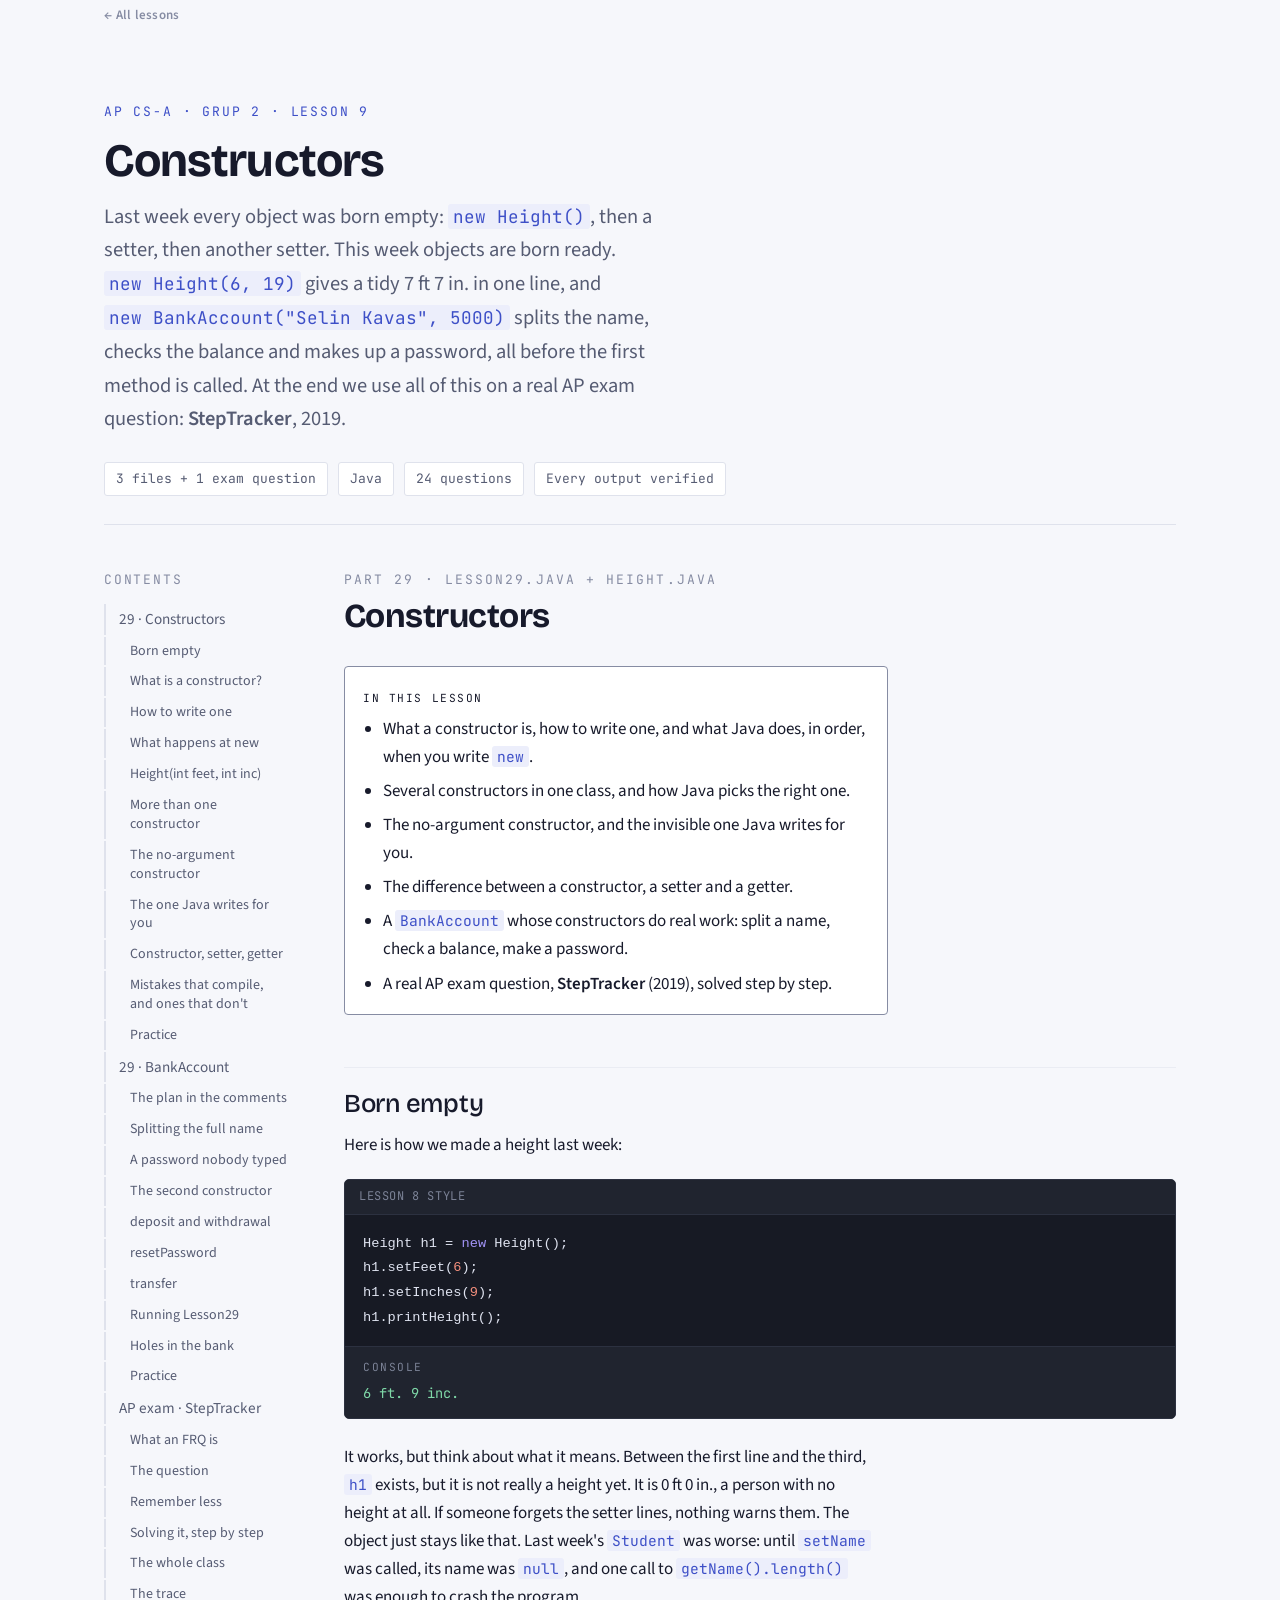
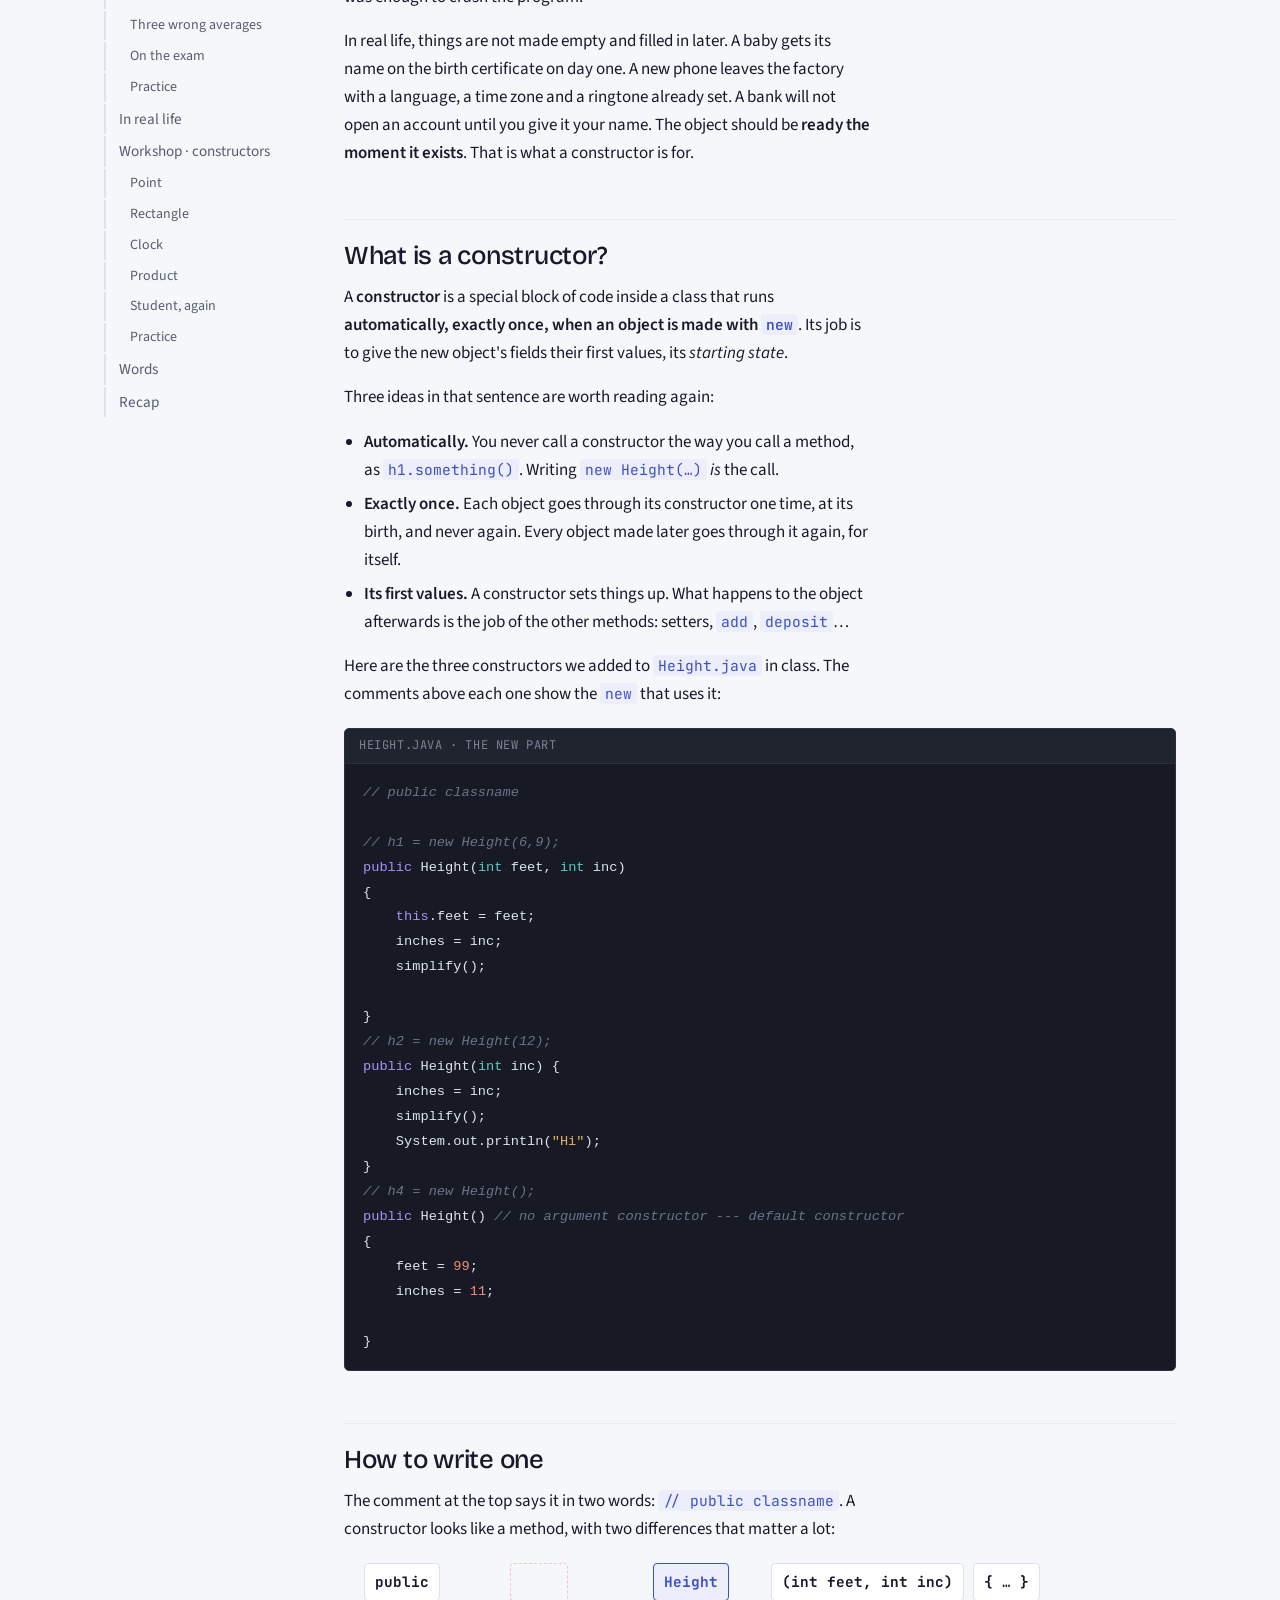
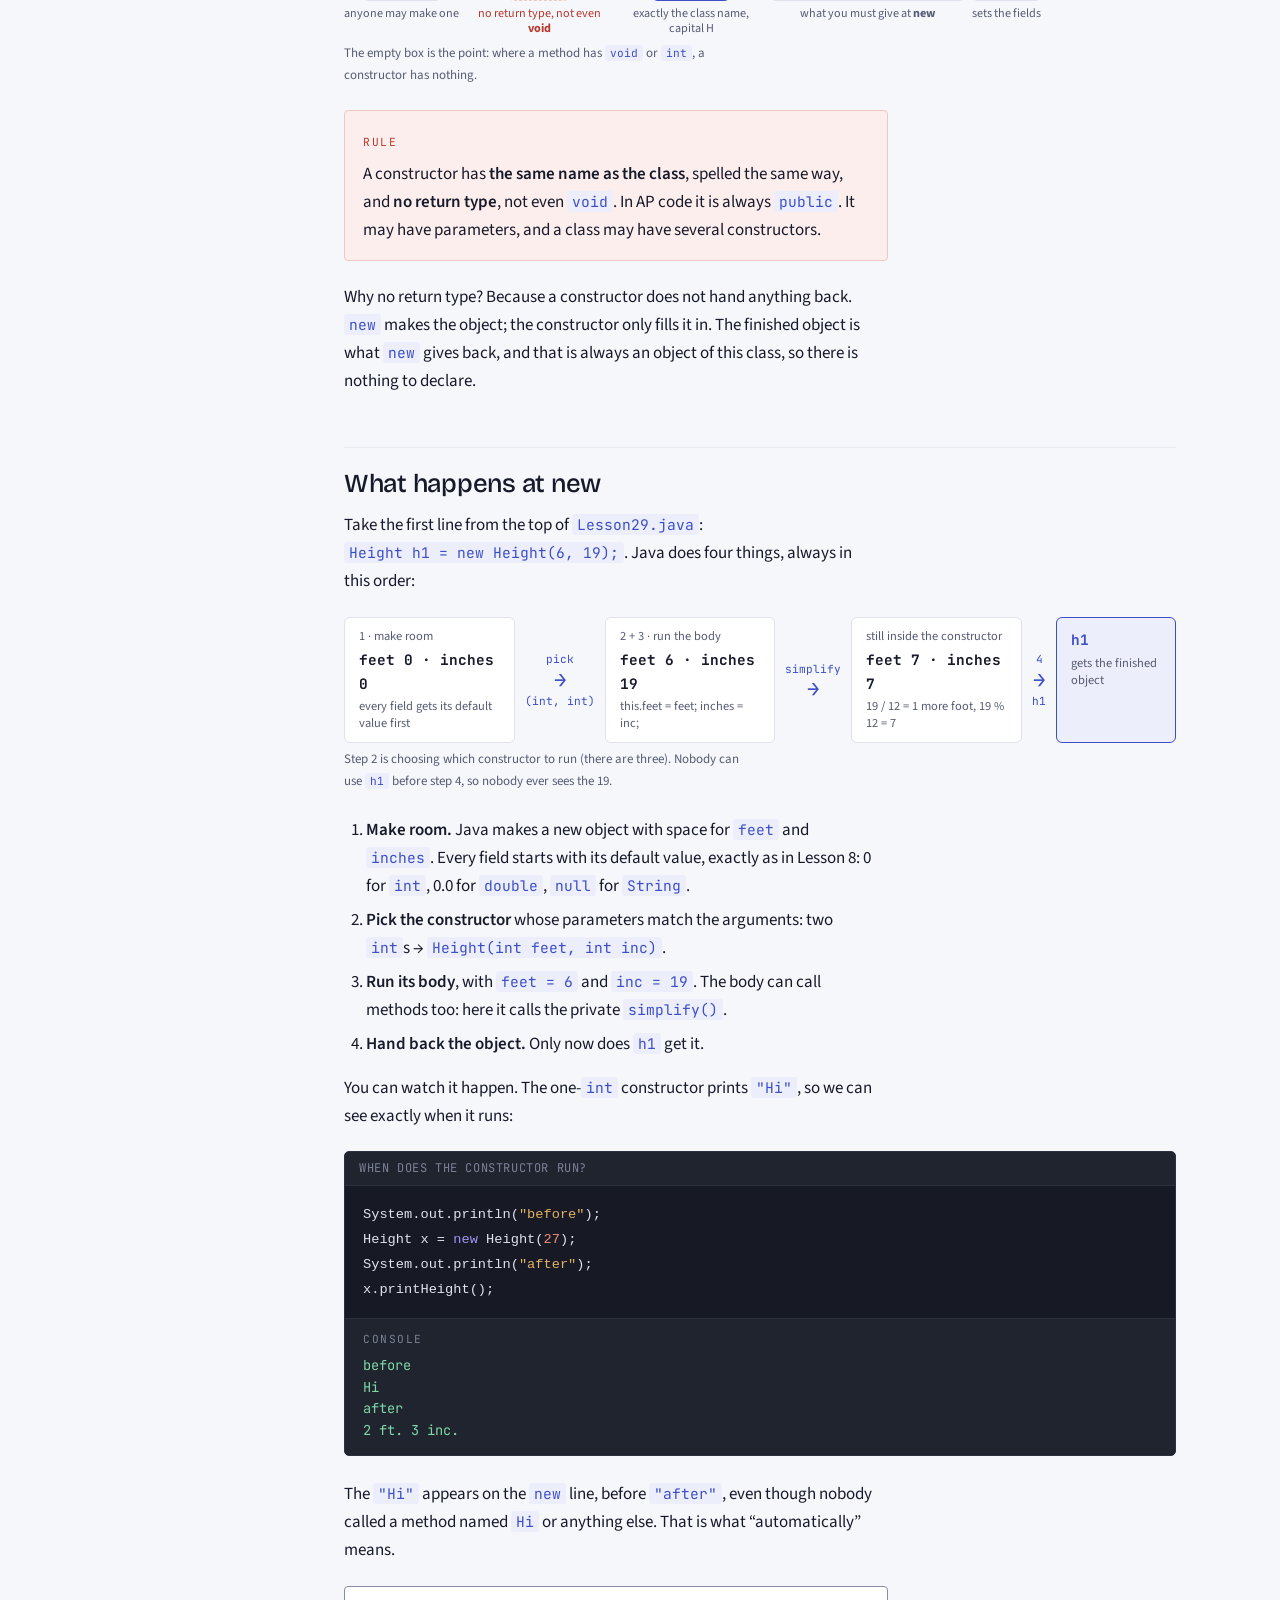
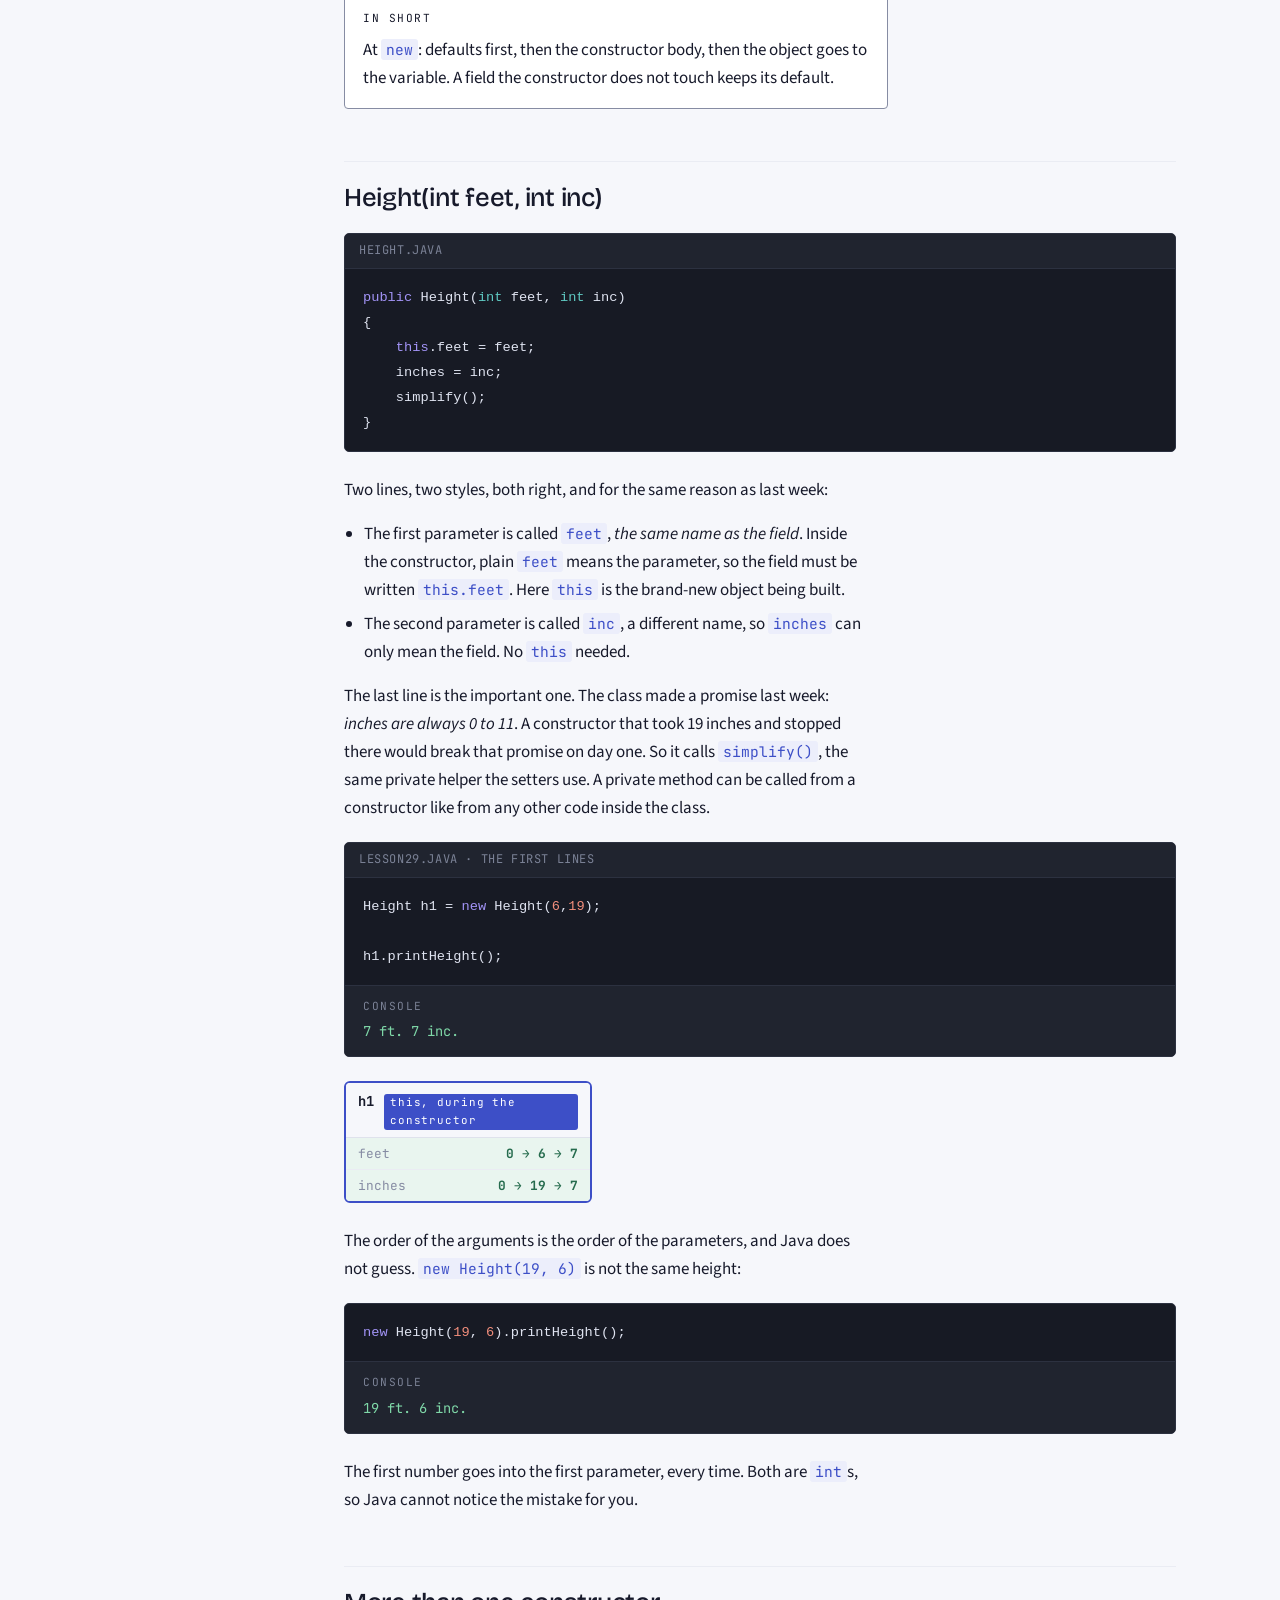
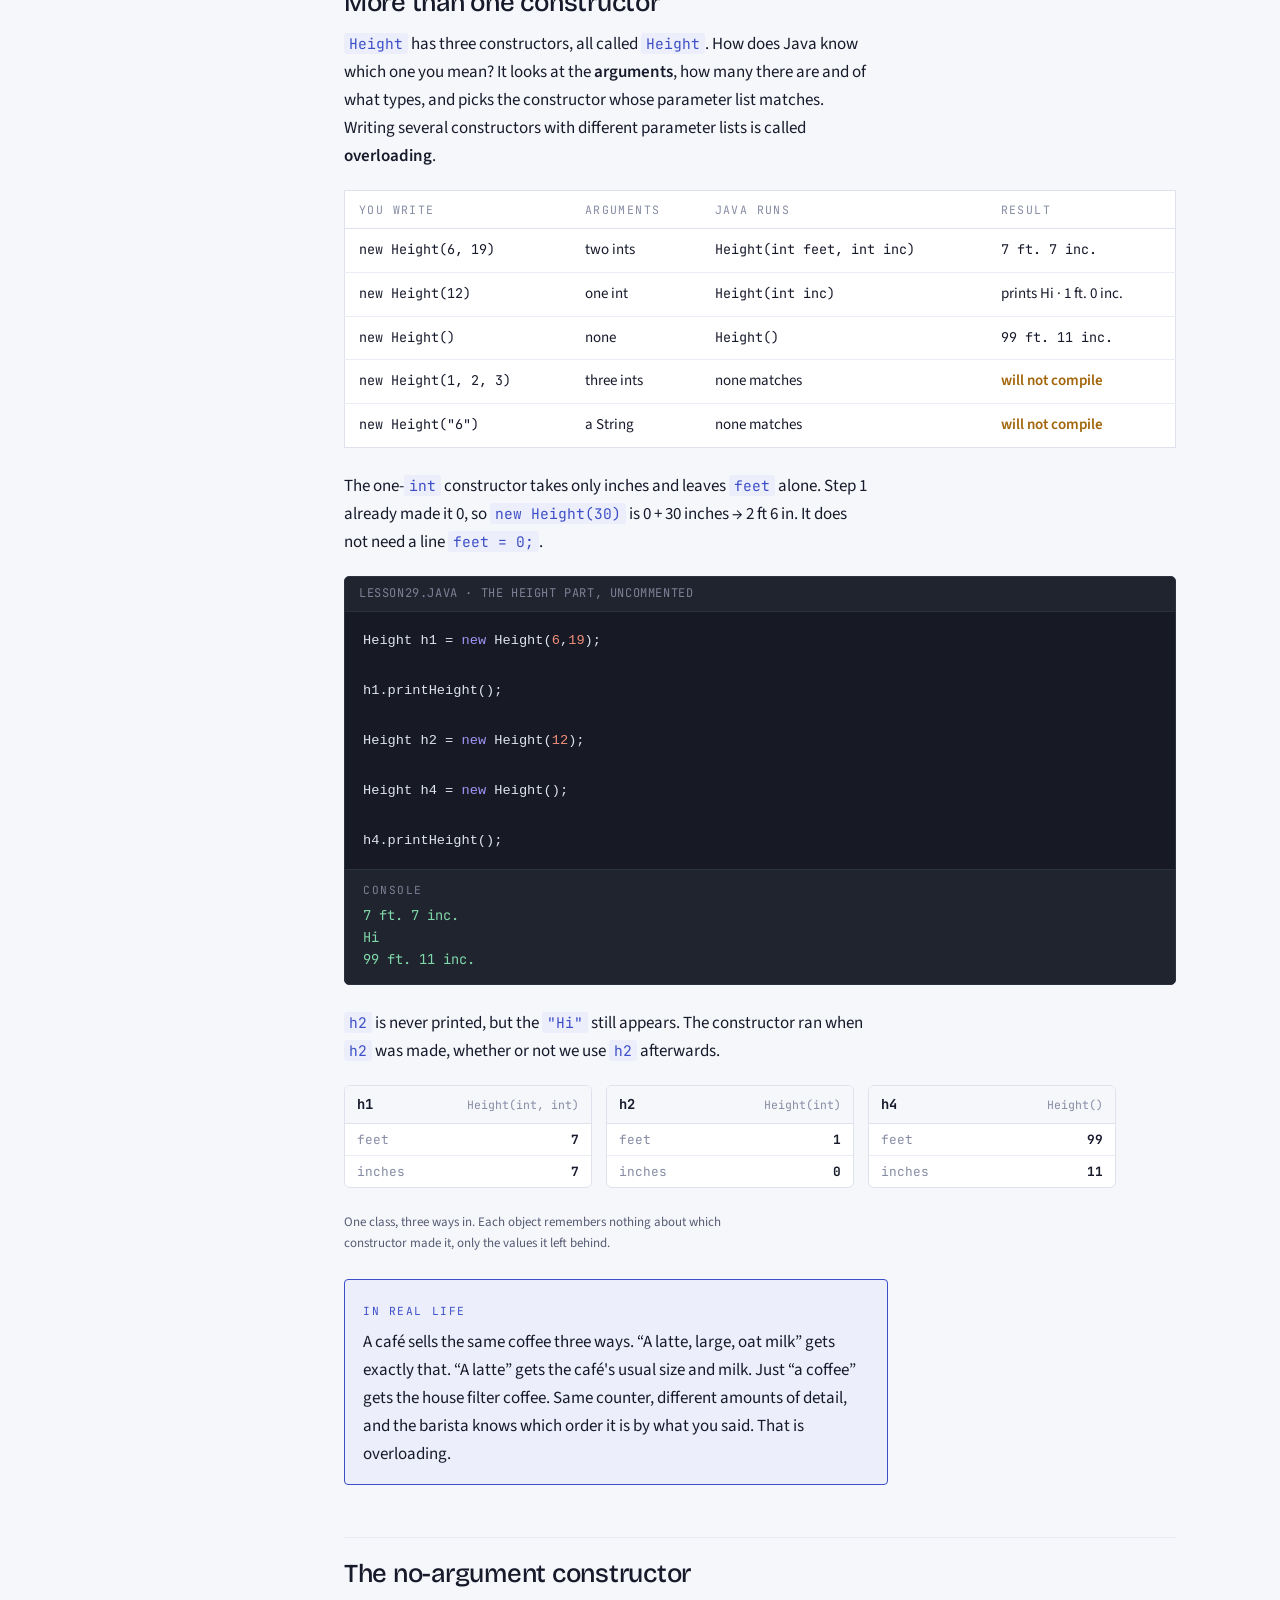
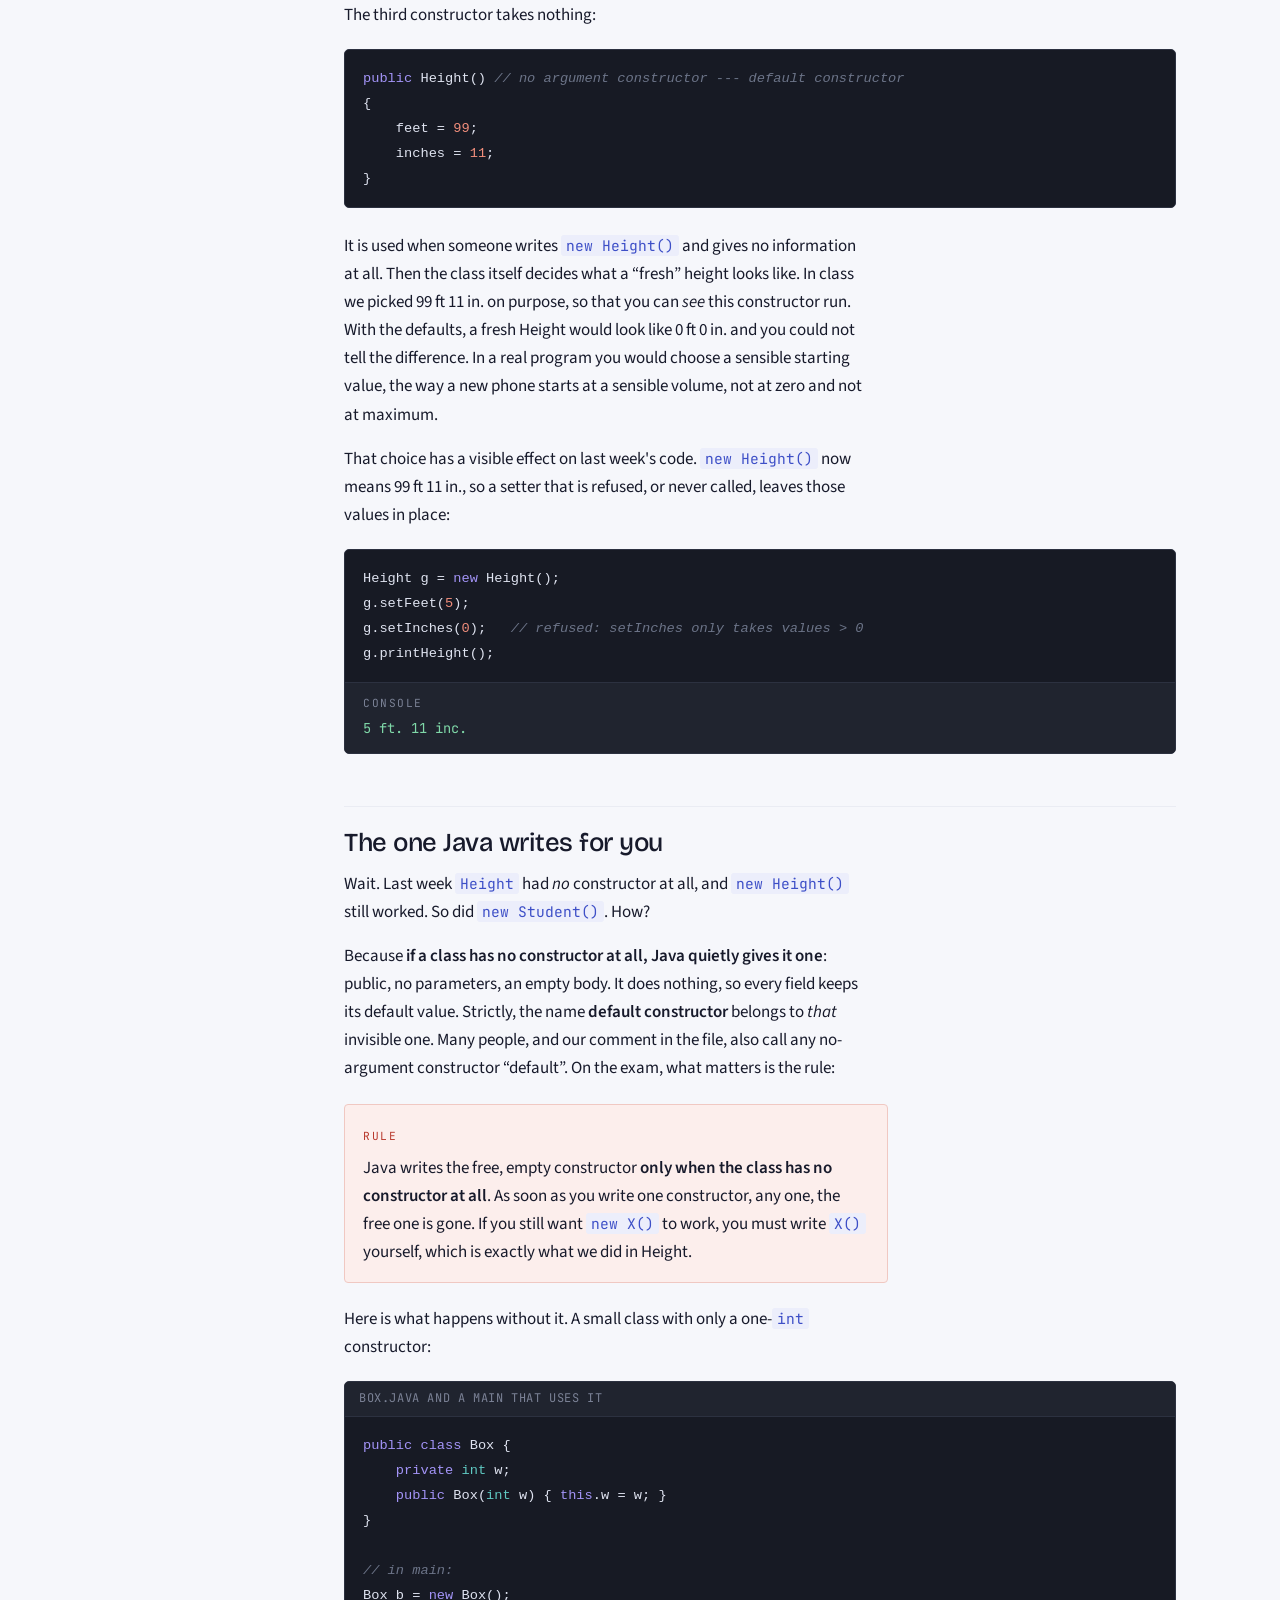
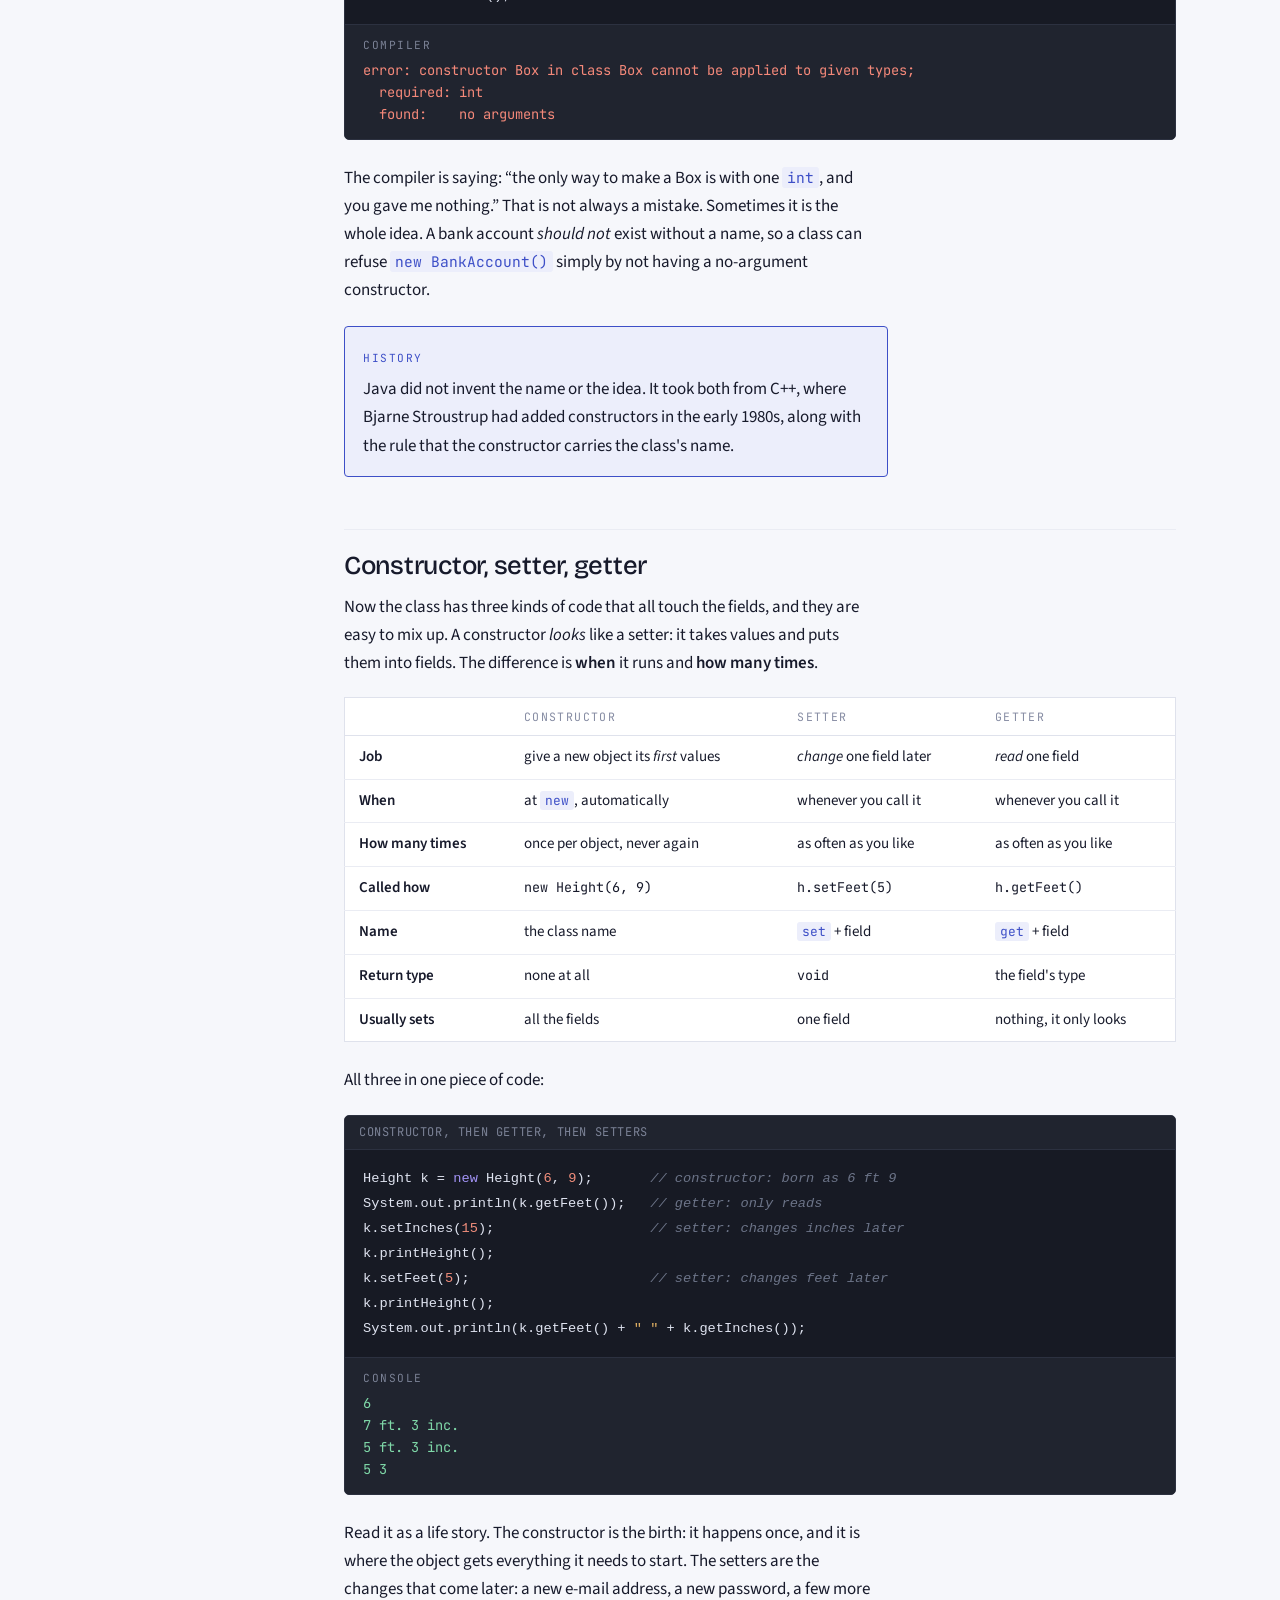
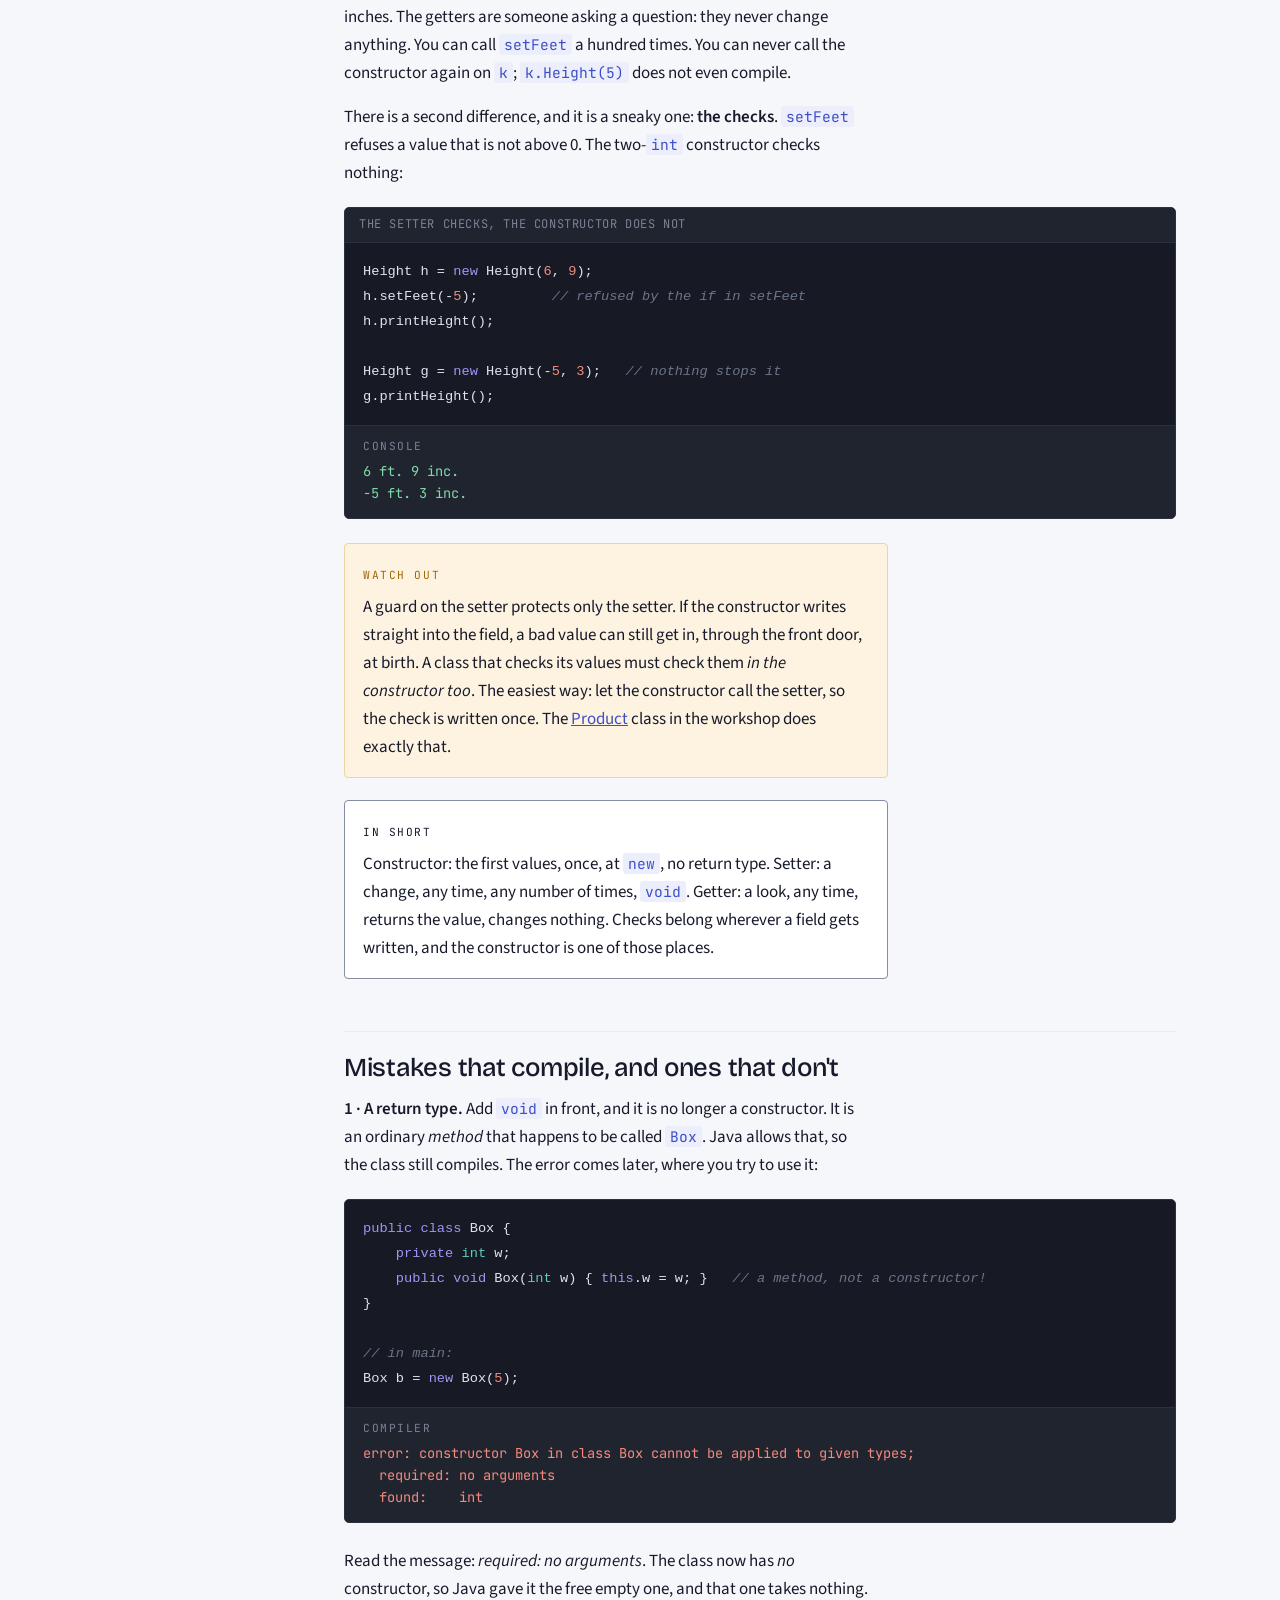
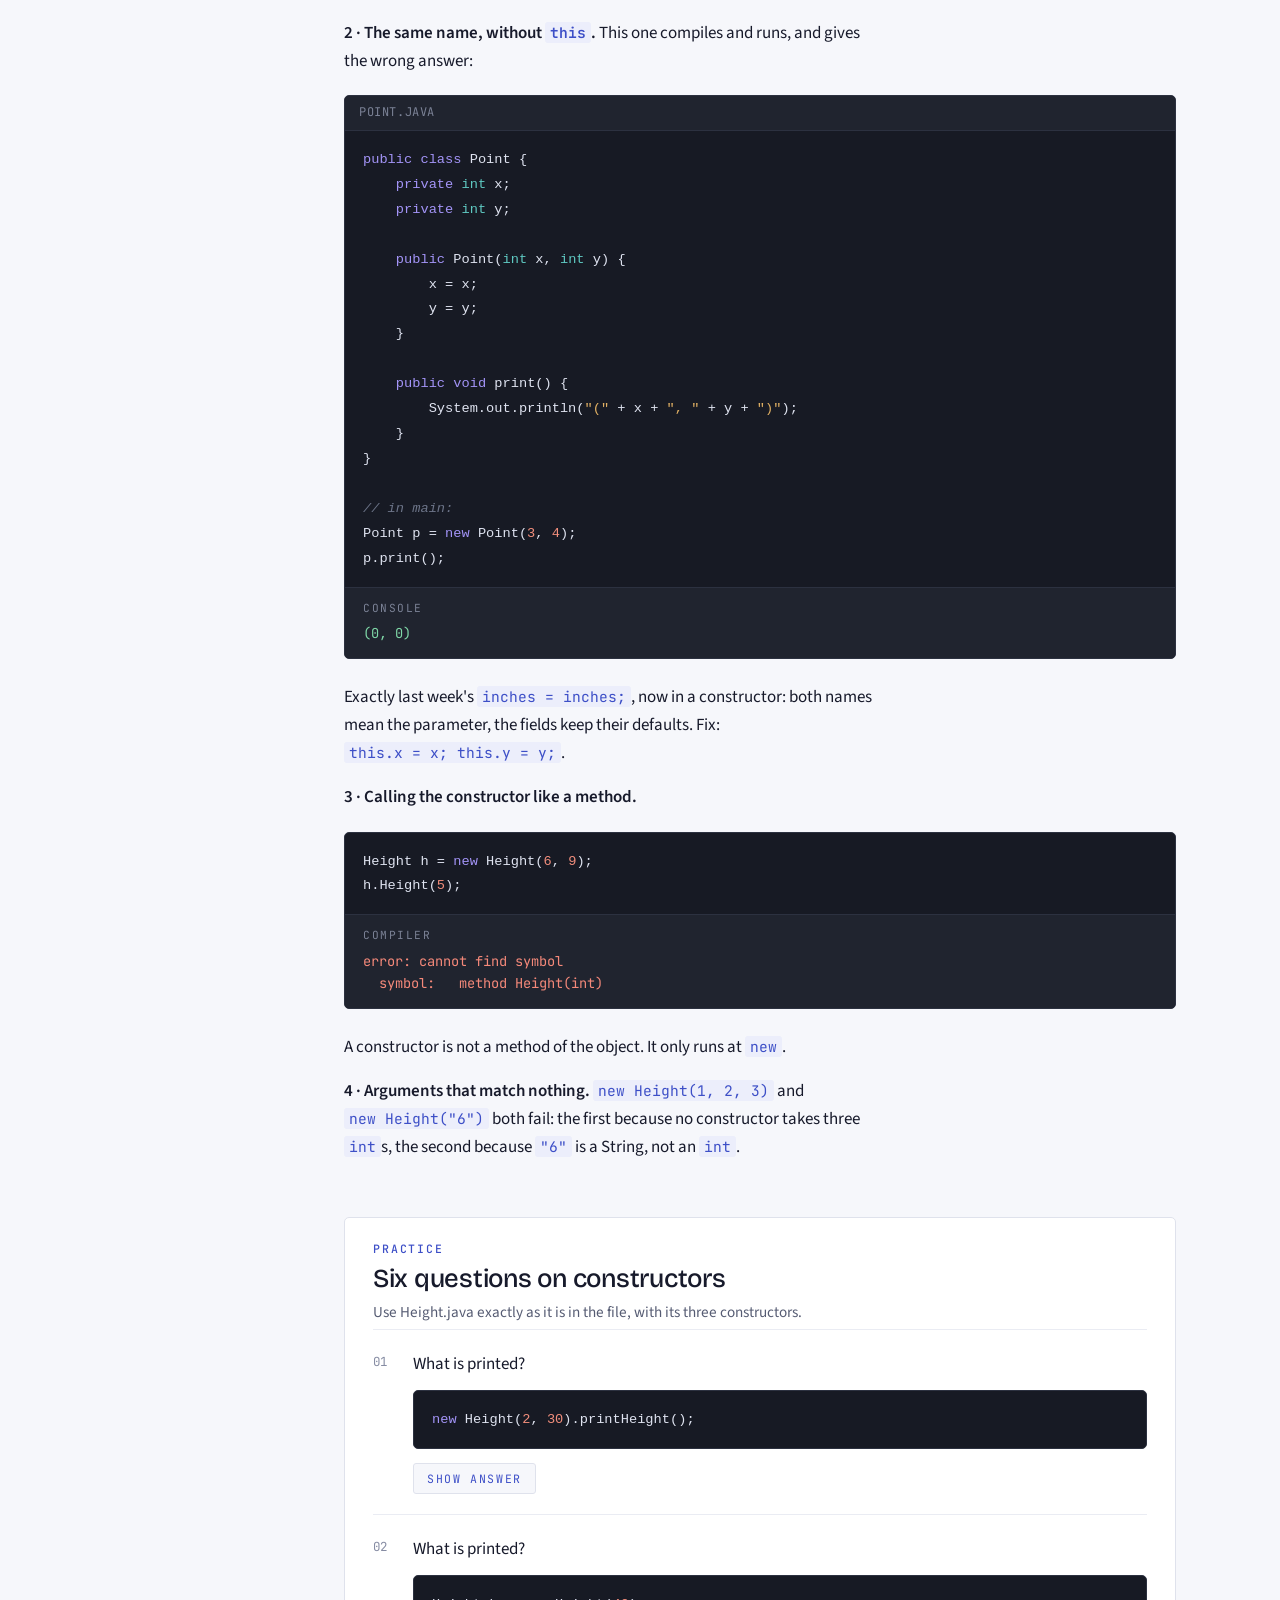
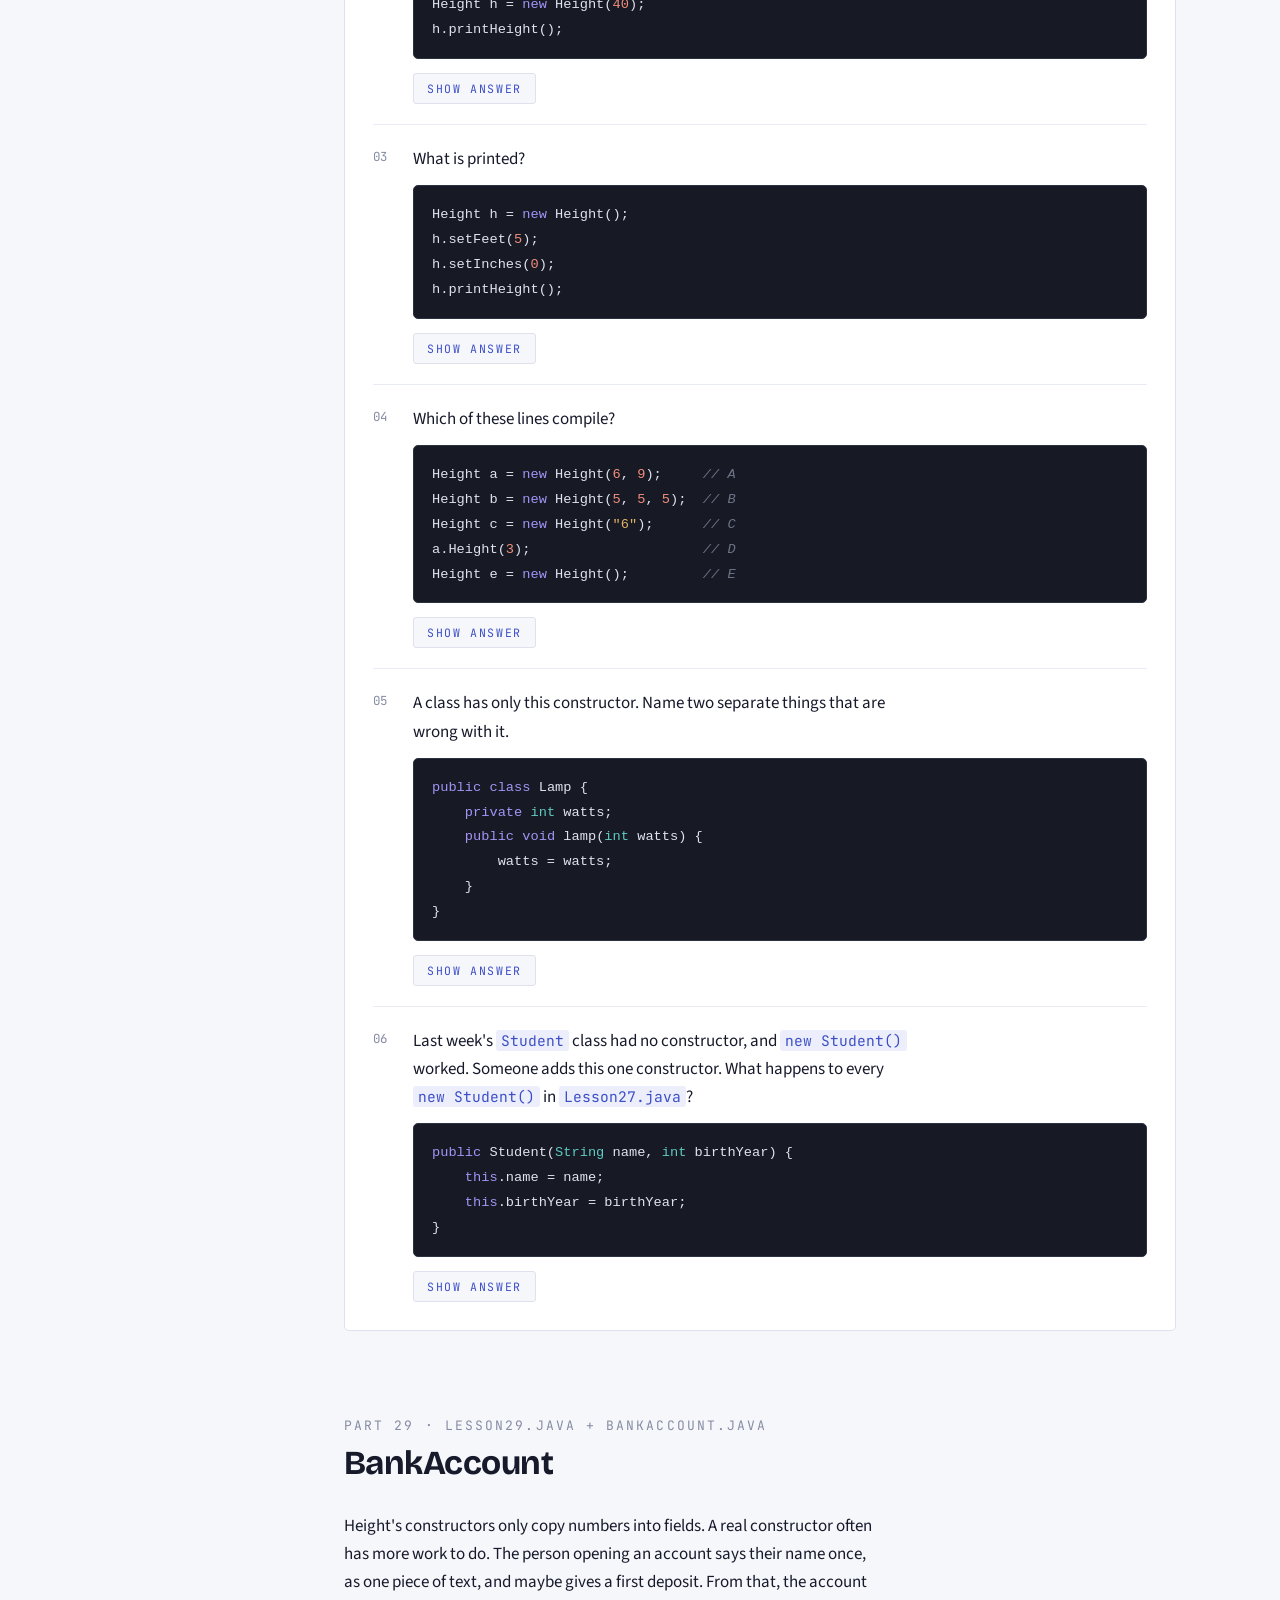
<file: docs/lesson9.html>
<!doctype html>
<html lang="en">
<head>
<meta charset="utf-8">
<meta name="viewport" content="width=device-width, initial-scale=1">
<meta name="description" content="AP CS-A Grup 2 — Lesson 9: constructors. What a constructor is and what happens at new, writing several constructors, the no-argument constructor, constructors versus setters and getters, a BankAccount that splits a name and makes its own password, and the 2019 AP free-response question StepTracker, solved step by step.">
<link rel="icon" href='data:image/svg+xml,<svg xmlns="http://www.w3.org/2000/svg" viewBox="0 0 100 100"><text y=".9em" font-size="90">%E2%98%95</text></svg>'>
<title>Lesson 9 · Constructors — AP CS-A Grup 2</title>
<link rel="preconnect" href="https://fonts.googleapis.com">
<link rel="preconnect" href="https://fonts.gstatic.com" crossorigin>
<link rel="stylesheet" href="https://fonts.googleapis.com/css2?family=Bricolage+Grotesque:opsz,wght@12..96,500;12..96,700&family=Source+Sans+3:ital,wght@0,400;0,600;1,400&family=JetBrains+Mono:wght@400;700&display=swap">

<link rel="stylesheet" href="style.css">

</head>
<body>

<div class="wrap">

  <a class="backlink" href="./">← All lessons</a>

  <header class="masthead">
    <p class="eyebrow">AP CS-A · Grup 2 · Lesson 9</p>
    <h1>Constructors</h1>
    <p class="deck">Last week every object was born empty: <code class="inl">new Height()</code>, then a setter, then another setter. This week objects are born ready. <code class="inl">new Height(6, 19)</code> gives a tidy 7 ft 7 in. in one line, and <code class="inl">new BankAccount("Selin Kavas", 5000)</code> splits the name, checks the balance and makes up a password, all before the first method is called. At the end we use all of this on a real AP exam question: <strong>StepTracker</strong>, 2019.</p>
    <ul class="facts">
      <li>3 files + 1 exam question</li>
      <li>Java</li>
      <li>24 questions</li>
      <li>Every output verified</li>
    </ul>
  </header>

  <div class="layout">

    <nav class="toc" aria-label="Contents">
      <h2>Contents</h2>
      <ol>
        <li><a href="#l29">29 · Constructors</a></li>
        <li><a class="sub" href="#l29-empty">Born empty</a></li>
        <li><a class="sub" href="#l29-what">What is a constructor?</a></li>
        <li><a class="sub" href="#l29-how">How to write one</a></li>
        <li><a class="sub" href="#l29-new">What happens at new</a></li>
        <li><a class="sub" href="#l29-two">Height(int feet, int inc)</a></li>
        <li><a class="sub" href="#l29-many">More than one constructor</a></li>
        <li><a class="sub" href="#l29-noarg">The no-argument constructor</a></li>
        <li><a class="sub" href="#l29-free">The one Java writes for you</a></li>
        <li><a class="sub" href="#l29-vs">Constructor, setter, getter</a></li>
        <li><a class="sub" href="#l29-mist">Mistakes that compile, and ones that don't</a></li>
        <li><a class="sub" href="#p29a">Practice</a></li>
        <li><a href="#l29b">29 · BankAccount</a></li>
        <li><a class="sub" href="#l29b-plan">The plan in the comments</a></li>
        <li><a class="sub" href="#l29b-name">Splitting the full name</a></li>
        <li><a class="sub" href="#l29b-pw">A password nobody typed</a></li>
        <li><a class="sub" href="#l29b-two">The second constructor</a></li>
        <li><a class="sub" href="#l29b-money">deposit and withdrawal</a></li>
        <li><a class="sub" href="#l29b-reset">resetPassword</a></li>
        <li><a class="sub" href="#l29b-tr">transfer</a></li>
        <li><a class="sub" href="#l29b-run">Running Lesson29</a></li>
        <li><a class="sub" href="#l29b-holes">Holes in the bank</a></li>
        <li><a class="sub" href="#p29b">Practice</a></li>
        <li><a href="#frq">AP exam · StepTracker</a></li>
        <li><a class="sub" href="#frq-what">What an FRQ is</a></li>
        <li><a class="sub" href="#frq-task">The question</a></li>
        <li><a class="sub" href="#frq-think">Remember less</a></li>
        <li><a class="sub" href="#frq-steps">Solving it, step by step</a></li>
        <li><a class="sub" href="#frq-full">The whole class</a></li>
        <li><a class="sub" href="#frq-trace">The trace</a></li>
        <li><a class="sub" href="#frq-wrong">Three wrong averages</a></li>
        <li><a class="sub" href="#frq-exam">On the exam</a></li>
        <li><a class="sub" href="#pfrq">Practice</a></li>
        <li><a href="#life">In real life</a></li>
        <li><a href="#shop">Workshop · constructors</a></li>
        <li><a class="sub" href="#shop-point">Point</a></li>
        <li><a class="sub" href="#shop-rect">Rectangle</a></li>
        <li><a class="sub" href="#shop-clock">Clock</a></li>
        <li><a class="sub" href="#shop-product">Product</a></li>
        <li><a class="sub" href="#shop-student">Student, again</a></li>
        <li><a class="sub" href="#pshop">Practice</a></li>
        <li><a href="#words">Words</a></li>
        <li><a href="#recap">Recap</a></li>
      </ol>
    </nav>

    <main>

      <!-- ============ PART 29 · CONSTRUCTORS ============ -->
      <section class="lesson" id="l29">
        <div class="lesson-head">
          <span class="lesson-no">Part 29 · Lesson29.java + Height.java</span>
          <h2 class="lesson-title">Constructors</h2>
        </div>

        <div class="note note--sum">
          <span class="tag">In this lesson</span>
          <ul class="plain">
            <li>What a constructor is, how to write one, and what Java does, in order, when you write <code class="inl">new</code>.</li>
            <li>Several constructors in one class, and how Java picks the right one.</li>
            <li>The no-argument constructor, and the invisible one Java writes for you.</li>
            <li>The difference between a constructor, a setter and a getter.</li>
            <li>A <code class="inl">BankAccount</code> whose constructors do real work: split a name, check a balance, make a password.</li>
            <li>A real AP exam question, <strong>StepTracker</strong> (2019), solved step by step.</li>
          </ul>
        </div>

        <h3 id="l29-empty">Born empty</h3>

        <p>Here is how we made a height last week:</p>

        <div class="ex">
          <div class="ex-head"><span>Lesson 8 style</span></div>
          <pre class="code"><code>Height h1 = new Height();
h1.setFeet(6);
h1.setInches(9);
h1.printHeight();</code></pre>
          <div class="out"><span class="out-label">Console</span><pre>6 ft. 9 inc.</pre></div>
        </div>

        <p>It works, but think about what it means. Between the first line and the third, <code class="inl">h1</code> exists, but it is not really a height yet. It is 0 ft 0 in., a person with no height at all. If someone forgets the setter lines, nothing warns them. The object just stays like that. Last week's <code class="inl">Student</code> was worse: until <code class="inl">setName</code> was called, its name was <code class="inl">null</code>, and one call to <code class="inl">getName().length()</code> was enough to crash the program.</p>

        <p>In real life, things are not made empty and filled in later. A baby gets its name on the birth certificate on day one. A new phone leaves the factory with a language, a time zone and a ringtone already set. A bank will not open an account until you give it your name. The object should be <strong>ready the moment it exists</strong>. That is what a constructor is for.</p>

        <h3 id="l29-what">What is a constructor?</h3>

        <p>A <strong>constructor</strong> is a special block of code inside a class that runs <strong>automatically, exactly once, when an object is made with <code class="inl">new</code></strong>. Its job is to give the new object's fields their first values, its <em>starting state</em>.</p>

        <p>Three ideas in that sentence are worth reading again:</p>

        <ul class="plain">
          <li><strong>Automatically.</strong> You never call a constructor the way you call a method, as <code class="inl">h1.something()</code>. Writing <code class="inl">new Height(…)</code> <em>is</em> the call.</li>
          <li><strong>Exactly once.</strong> Each object goes through its constructor one time, at its birth, and never again. Every object made later goes through it again, for itself.</li>
          <li><strong>Its first values.</strong> A constructor sets things up. What happens to the object afterwards is the job of the other methods: setters, <code class="inl">add</code>, <code class="inl">deposit</code>…</li>
        </ul>

        <p>Here are the three constructors we added to <code class="inl">Height.java</code> in class. The comments above each one show the <code class="inl">new</code> that uses it:</p>

        <div class="ex">
          <div class="ex-head"><span>Height.java · the new part</span></div>
          <pre class="code"><code>// public classname

// h1 = new Height(6,9);
public Height(int feet, int inc)
{
    this.feet = feet;
    inches = inc;
    simplify();

}
// h2 = new Height(12);
public Height(int inc) {
    inches = inc;
    simplify();
    System.out.println("Hi");
}
// h4 = new Height();
public Height() // no argument constructor --- default constructor
{
    feet = 99;
    inches = 11;

}</code></pre>
        </div>

        <h3 id="l29-how">How to write one</h3>

        <p>The comment at the top says it in two words: <code class="inl">// public classname</code>. A constructor looks like a method, with two differences that matter a lot:</p>

        <div class="anat" role="img" aria-label="The parts of a constructor header: public, then the class name Height, then the parameter list, then the body. There is no return type.">
          <div class="pc"><code>public</code><small>anyone may make one</small></div>
          <div class="pc gap"><code>&nbsp;&nbsp;&nbsp;&nbsp;</code><small>no return type, not even <b>void</b></small></div>
          <div class="pc key"><code>Height</code><small>exactly the class name, capital H</small></div>
          <div class="pc"><code>(int feet, int inc)</code><small>what you must give at <b>new</b></small></div>
          <div class="pc"><code>{ … }</code><small>sets the fields</small></div>
        </div>
        <p class="fig-cap">The empty box is the point: where a method has <code class="inl">void</code> or <code class="inl">int</code>, a constructor has nothing.</p>

        <div class="note note--rule">
          <span class="tag">Rule</span>
          <p>A constructor has <strong>the same name as the class</strong>, spelled the same way, and <strong>no return type</strong>, not even <code class="inl">void</code>. In AP code it is always <code class="inl">public</code>. It may have parameters, and a class may have several constructors.</p>
        </div>

        <p>Why no return type? Because a constructor does not hand anything back. <code class="inl">new</code> makes the object; the constructor only fills it in. The finished object is what <code class="inl">new</code> gives back, and that is always an object of this class, so there is nothing to declare.</p>

        <h3 id="l29-new">What happens at new</h3>

        <p>Take the first line from the top of <code class="inl">Lesson29.java</code>: <code class="inl">Height h1 = new Height(6, 19);</code>. Java does four things, always in this order:</p>

        <div class="flow" role="img" aria-label="Four steps of new Height(6, 19): make room with defaults 0 and 0; pick the constructor with two ints; run its body, giving 6 and 19 then simplify to 7 and 7; give the object to h1">
          <div class="st"><small>1 · make room</small><b>feet 0 · inches 0</b><small>every field gets its default value first</small></div>
          <div class="ar">pick<i>→</i>(int, int)</div>
          <div class="st"><small>2 + 3 · run the body</small><b>feet 6 · inches 19</b><small>this.feet = feet; inches = inc;</small></div>
          <div class="ar">simplify<i>→</i></div>
          <div class="st"><small>still inside the constructor</small><b>feet 7 · inches 7</b><small>19 / 12 = 1 more foot, 19 % 12 = 7</small></div>
          <div class="ar">4<i>→</i>h1</div>
          <div class="st os"><b>h1</b><small>gets the finished object</small></div>
        </div>
        <p class="fig-cap">Step 2 is choosing which constructor to run (there are three). Nobody can use <code class="inl">h1</code> before step 4, so nobody ever sees the 19.</p>

        <ol class="plain">
          <li><strong>Make room.</strong> Java makes a new object with space for <code class="inl">feet</code> and <code class="inl">inches</code>. Every field starts with its default value, exactly as in Lesson 8: 0 for <code class="inl">int</code>, 0.0 for <code class="inl">double</code>, <code class="inl">null</code> for <code class="inl">String</code>.</li>
          <li><strong>Pick the constructor</strong> whose parameters match the arguments: two <code class="inl">int</code>s → <code class="inl">Height(int feet, int inc)</code>.</li>
          <li><strong>Run its body</strong>, with <code class="inl">feet = 6</code> and <code class="inl">inc = 19</code>. The body can call methods too: here it calls the private <code class="inl">simplify()</code>.</li>
          <li><strong>Hand back the object.</strong> Only now does <code class="inl">h1</code> get it.</li>
        </ol>

        <p>You can watch it happen. The one-<code class="inl">int</code> constructor prints <code class="inl">"Hi"</code>, so we can see exactly when it runs:</p>

        <div class="ex">
          <div class="ex-head"><span>When does the constructor run?</span></div>
          <pre class="code"><code>System.out.println("before");
Height x = new Height(27);
System.out.println("after");
x.printHeight();</code></pre>
          <div class="out"><span class="out-label">Console</span><pre>before
Hi
after
2 ft. 3 inc.</pre></div>
        </div>

        <p>The <code class="inl">"Hi"</code> appears on the <code class="inl">new</code> line, before <code class="inl">"after"</code>, even though nobody called a method named <code class="inl">Hi</code> or anything else. That is what “automatically” means.</p>

        <div class="note note--sum">
          <span class="tag">In short</span>
          <p>At <code class="inl">new</code>: defaults first, then the constructor body, then the object goes to the variable. A field the constructor does not touch keeps its default.</p>
        </div>

        <h3 id="l29-two">Height(int feet, int inc)</h3>

        <div class="ex">
          <div class="ex-head"><span>Height.java</span></div>
          <pre class="code"><code>public Height(int feet, int inc)
{
    this.feet = feet;
    inches = inc;
    simplify();
}</code></pre>
        </div>

        <p>Two lines, two styles, both right, and for the same reason as last week:</p>

        <ul class="plain">
          <li>The first parameter is called <code class="inl">feet</code>, <em>the same name as the field</em>. Inside the constructor, plain <code class="inl">feet</code> means the parameter, so the field must be written <code class="inl">this.feet</code>. Here <code class="inl">this</code> is the brand-new object being built.</li>
          <li>The second parameter is called <code class="inl">inc</code>, a different name, so <code class="inl">inches</code> can only mean the field. No <code class="inl">this</code> needed.</li>
        </ul>

        <p>The last line is the important one. The class made a promise last week: <em>inches are always 0 to 11</em>. A constructor that took 19 inches and stopped there would break that promise on day one. So it calls <code class="inl">simplify()</code>, the same private helper the setters use. A private method can be called from a constructor like from any other code inside the class.</p>

        <div class="ex">
          <div class="ex-head"><span>Lesson29.java · the first lines</span></div>
          <pre class="code"><code>Height h1 = new Height(6,19);

h1.printHeight();</code></pre>
          <div class="out"><span class="out-label">Console</span><pre>7 ft. 7 inc.</pre></div>
        </div>

        <div class="objs">
          <div class="obj is-this">
            <div class="obj-h"><b>h1</b><span class="this-tag">this, during the constructor</span></div>
            <div class="f new"><span class="k">feet</span><span class="v">0 → 6 → 7</span></div>
            <div class="f new"><span class="k">inches</span><span class="v">0 → 19 → 7</span></div>
          </div>
        </div>

        <p>The order of the arguments is the order of the parameters, and Java does not guess. <code class="inl">new Height(19, 6)</code> is not the same height:</p>

        <div class="ex">
          <pre class="code"><code>new Height(19, 6).printHeight();</code></pre>
          <div class="out"><span class="out-label">Console</span><pre>19 ft. 6 inc.</pre></div>
        </div>

        <p>The first number goes into the first parameter, every time. Both are <code class="inl">int</code>s, so Java cannot notice the mistake for you.</p>

        <h3 id="l29-many">More than one constructor</h3>

        <p><code class="inl">Height</code> has three constructors, all called <code class="inl">Height</code>. How does Java know which one you mean? It looks at the <strong>arguments</strong>, how many there are and of what types, and picks the constructor whose parameter list matches. Writing several constructors with different parameter lists is called <strong>overloading</strong>.</p>

        <div class="scroll">
          <table>
            <thead><tr><th>You write</th><th>Arguments</th><th>Java runs</th><th>Result</th></tr></thead>
            <tbody>
              <tr><td class="mono">new Height(6, 19)</td><td>two ints</td><td class="mono">Height(int feet, int inc)</td><td class="mono">7 ft. 7 inc.</td></tr>
              <tr><td class="mono">new Height(12)</td><td>one int</td><td class="mono">Height(int inc)</td><td>prints Hi · <span class="mono">1 ft. 0 inc.</span></td></tr>
              <tr><td class="mono">new Height()</td><td>none</td><td class="mono">Height()</td><td class="mono">99 ft. 11 inc.</td></tr>
              <tr><td class="mono">new Height(1, 2, 3)</td><td>three ints</td><td>none matches</td><td><span class="err">will not compile</span></td></tr>
              <tr><td class="mono">new Height("6")</td><td>a String</td><td>none matches</td><td><span class="err">will not compile</span></td></tr>
            </tbody>
          </table>
        </div>

        <p>The one-<code class="inl">int</code> constructor takes only inches and leaves <code class="inl">feet</code> alone. Step 1 already made it 0, so <code class="inl">new Height(30)</code> is 0 + 30 inches → 2 ft 6 in. It does not need a line <code class="inl">feet = 0;</code>.</p>

        <div class="ex">
          <div class="ex-head"><span>Lesson29.java · the Height part, uncommented</span></div>
          <pre class="code"><code>Height h1 = new Height(6,19);

h1.printHeight();

Height h2 = new Height(12);

Height h4 = new Height();

h4.printHeight();</code></pre>
          <div class="out"><span class="out-label">Console</span><pre>7 ft. 7 inc.
Hi
99 ft. 11 inc.</pre></div>
        </div>

        <p><code class="inl">h2</code> is never printed, but the <code class="inl">"Hi"</code> still appears. The constructor ran when <code class="inl">h2</code> was made, whether or not we use <code class="inl">h2</code> afterwards.</p>

        <div class="objs">
          <div class="obj">
            <div class="obj-h"><b>h1</b><span>Height(int, int)</span></div>
            <div class="f"><span class="k">feet</span><span class="v">7</span></div>
            <div class="f"><span class="k">inches</span><span class="v">7</span></div>
          </div>
          <div class="obj">
            <div class="obj-h"><b>h2</b><span>Height(int)</span></div>
            <div class="f"><span class="k">feet</span><span class="v">1</span></div>
            <div class="f"><span class="k">inches</span><span class="v">0</span></div>
          </div>
          <div class="obj">
            <div class="obj-h"><b>h4</b><span>Height()</span></div>
            <div class="f"><span class="k">feet</span><span class="v">99</span></div>
            <div class="f"><span class="k">inches</span><span class="v">11</span></div>
          </div>
        </div>
        <p class="fig-cap">One class, three ways in. Each object remembers nothing about which constructor made it, only the values it left behind.</p>

        <div class="note note--life">
          <span class="tag">In real life</span>
          <p>A café sells the same coffee three ways. “A latte, large, oat milk” gets exactly that. “A latte” gets the café's usual size and milk. Just “a coffee” gets the house filter coffee. Same counter, different amounts of detail, and the barista knows which order it is by what you said. That is overloading.</p>
        </div>

        <h3 id="l29-noarg">The no-argument constructor</h3>

        <p>The third constructor takes nothing:</p>

        <div class="ex">
          <pre class="code"><code>public Height() // no argument constructor --- default constructor
{
    feet = 99;
    inches = 11;
}</code></pre>
        </div>

        <p>It is used when someone writes <code class="inl">new Height()</code> and gives no information at all. Then the class itself decides what a “fresh” height looks like. In class we picked 99 ft 11 in. on purpose, so that you can <em>see</em> this constructor run. With the defaults, a fresh Height would look like 0 ft 0 in. and you could not tell the difference. In a real program you would choose a sensible starting value, the way a new phone starts at a sensible volume, not at zero and not at maximum.</p>

        <p>That choice has a visible effect on last week's code. <code class="inl">new Height()</code> now means 99 ft 11 in., so a setter that is refused, or never called, leaves those values in place:</p>

        <div class="ex">
          <pre class="code"><code>Height g = new Height();
g.setFeet(5);
g.setInches(0);   // refused: setInches only takes values &gt; 0
g.printHeight();</code></pre>
          <div class="out"><span class="out-label">Console</span><pre>5 ft. 11 inc.</pre></div>
        </div>

        <h3 id="l29-free">The one Java writes for you</h3>

        <p>Wait. Last week <code class="inl">Height</code> had <em>no</em> constructor at all, and <code class="inl">new Height()</code> still worked. So did <code class="inl">new Student()</code>. How?</p>

        <p>Because <strong>if a class has no constructor at all, Java quietly gives it one</strong>: public, no parameters, an empty body. It does nothing, so every field keeps its default value. Strictly, the name <strong>default constructor</strong> belongs to <em>that</em> invisible one. Many people, and our comment in the file, also call any no-argument constructor “default”. On the exam, what matters is the rule:</p>

        <div class="note note--rule">
          <span class="tag">Rule</span>
          <p>Java writes the free, empty constructor <strong>only when the class has no constructor at all</strong>. As soon as you write one constructor, any one, the free one is gone. If you still want <code class="inl">new X()</code> to work, you must write <code class="inl">X()</code> yourself, which is exactly what we did in Height.</p>
        </div>

        <p>Here is what happens without it. A small class with only a one-<code class="inl">int</code> constructor:</p>

        <div class="ex">
          <div class="ex-head"><span>Box.java and a main that uses it</span></div>
          <pre class="code"><code>public class Box {
    private int w;
    public Box(int w) { this.w = w; }
}

// in main:
Box b = new Box();</code></pre>
          <div class="out"><span class="out-label">Compiler</span><pre><em>error: constructor Box in class Box cannot be applied to given types;
  required: int
  found:    no arguments</em></pre></div>
        </div>

        <p>The compiler is saying: “the only way to make a Box is with one <code class="inl">int</code>, and you gave me nothing.” That is not always a mistake. Sometimes it is the whole idea. A bank account <em>should not</em> exist without a name, so a class can refuse <code class="inl">new BankAccount()</code> simply by not having a no-argument constructor.</p>

        <div class="note note--life">
          <span class="tag">History</span>
          <p>Java did not invent the name or the idea. It took both from C++, where Bjarne Stroustrup had added constructors in the early 1980s, along with the rule that the constructor carries the class's name.</p>
        </div>

        <h3 id="l29-vs">Constructor, setter, getter</h3>

        <p>Now the class has three kinds of code that all touch the fields, and they are easy to mix up. A constructor <em>looks</em> like a setter: it takes values and puts them into fields. The difference is <strong>when</strong> it runs and <strong>how many times</strong>.</p>

        <div class="scroll">
          <table>
            <thead><tr><th></th><th>Constructor</th><th>Setter</th><th>Getter</th></tr></thead>
            <tbody>
              <tr><td><strong>Job</strong></td><td>give a new object its <em>first</em> values</td><td><em>change</em> one field later</td><td><em>read</em> one field</td></tr>
              <tr><td><strong>When</strong></td><td>at <code class="inl">new</code>, automatically</td><td>whenever you call it</td><td>whenever you call it</td></tr>
              <tr><td><strong>How many times</strong></td><td>once per object, never again</td><td>as often as you like</td><td>as often as you like</td></tr>
              <tr><td><strong>Called how</strong></td><td class="mono">new Height(6, 9)</td><td class="mono">h.setFeet(5)</td><td class="mono">h.getFeet()</td></tr>
              <tr><td><strong>Name</strong></td><td>the class name</td><td><code class="inl">set</code> + field</td><td><code class="inl">get</code> + field</td></tr>
              <tr><td><strong>Return type</strong></td><td>none at all</td><td class="mono">void</td><td>the field's type</td></tr>
              <tr><td><strong>Usually sets</strong></td><td>all the fields</td><td>one field</td><td>nothing, it only looks</td></tr>
            </tbody>
          </table>
        </div>

        <p>All three in one piece of code:</p>

        <div class="ex">
          <div class="ex-head"><span>Constructor, then getter, then setters</span></div>
          <pre class="code"><code>Height k = new Height(6, 9);       // constructor: born as 6 ft 9
System.out.println(k.getFeet());   // getter: only reads
k.setInches(15);                   // setter: changes inches later
k.printHeight();
k.setFeet(5);                      // setter: changes feet later
k.printHeight();
System.out.println(k.getFeet() + " " + k.getInches());</code></pre>
          <div class="out"><span class="out-label">Console</span><pre>6
7 ft. 3 inc.
5 ft. 3 inc.
5 3</pre></div>
        </div>

        <p>Read it as a life story. The constructor is the birth: it happens once, and it is where the object gets everything it needs to start. The setters are the changes that come later: a new e-mail address, a new password, a few more inches. The getters are someone asking a question: they never change anything. You can call <code class="inl">setFeet</code> a hundred times. You can never call the constructor again on <code class="inl">k</code>; <code class="inl">k.Height(5)</code> does not even compile.</p>

        <p>There is a second difference, and it is a sneaky one: <strong>the checks</strong>. <code class="inl">setFeet</code> refuses a value that is not above 0. The two-<code class="inl">int</code> constructor checks nothing:</p>

        <div class="ex">
          <div class="ex-head"><span>The setter checks, the constructor does not</span></div>
          <pre class="code"><code>Height h = new Height(6, 9);
h.setFeet(-5);         // refused by the if in setFeet
h.printHeight();

Height g = new Height(-5, 3);   // nothing stops it
g.printHeight();</code></pre>
          <div class="out"><span class="out-label">Console</span><pre>6 ft. 9 inc.
-5 ft. 3 inc.</pre></div>
        </div>

        <div class="note note--trap">
          <span class="tag">Watch out</span>
          <p>A guard on the setter protects only the setter. If the constructor writes straight into the field, a bad value can still get in, through the front door, at birth. A class that checks its values must check them <em>in the constructor too</em>. The easiest way: let the constructor call the setter, so the check is written once. The <a href="#shop-product">Product</a> class in the workshop does exactly that.</p>
        </div>

        <div class="note note--sum">
          <span class="tag">In short</span>
          <p>Constructor: the first values, once, at <code class="inl">new</code>, no return type. Setter: a change, any time, any number of times, <code class="inl">void</code>. Getter: a look, any time, returns the value, changes nothing. Checks belong wherever a field gets written, and the constructor is one of those places.</p>
        </div>

        <h3 id="l29-mist">Mistakes that compile, and ones that don't</h3>

        <p><strong>1 · A return type.</strong> Add <code class="inl">void</code> in front, and it is no longer a constructor. It is an ordinary <em>method</em> that happens to be called <code class="inl">Box</code>. Java allows that, so the class still compiles. The error comes later, where you try to use it:</p>

        <div class="ex">
          <pre class="code"><code>public class Box {
    private int w;
    public void Box(int w) { this.w = w; }   // a method, not a constructor!
}

// in main:
Box b = new Box(5);</code></pre>
          <div class="out"><span class="out-label">Compiler</span><pre><em>error: constructor Box in class Box cannot be applied to given types;
  required: no arguments
  found:    int</em></pre></div>
        </div>

        <p>Read the message: <em>required: no arguments</em>. The class now has <em>no</em> constructor, so Java gave it the free empty one, and that one takes nothing.</p>

        <p><strong>2 · The same name, without <code class="inl">this</code>.</strong> This one compiles and runs, and gives the wrong answer:</p>

        <div class="ex">
          <div class="ex-head"><span>Point.java</span></div>
          <pre class="code"><code>public class Point {
    private int x;
    private int y;

    public Point(int x, int y) {
        x = x;
        y = y;
    }

    public void print() {
        System.out.println("(" + x + ", " + y + ")");
    }
}

// in main:
Point p = new Point(3, 4);
p.print();</code></pre>
          <div class="out"><span class="out-label">Console</span><pre>(0, 0)</pre></div>
        </div>

        <p>Exactly last week's <code class="inl">inches = inches;</code>, now in a constructor: both names mean the parameter, the fields keep their defaults. Fix: <code class="inl">this.x = x; this.y = y;</code>.</p>

        <p><strong>3 · Calling the constructor like a method.</strong></p>

        <div class="ex">
          <pre class="code"><code>Height h = new Height(6, 9);
h.Height(5);</code></pre>
          <div class="out"><span class="out-label">Compiler</span><pre><em>error: cannot find symbol
  symbol:   method Height(int)</em></pre></div>
        </div>

        <p>A constructor is not a method of the object. It only runs at <code class="inl">new</code>.</p>

        <p><strong>4 · Arguments that match nothing.</strong> <code class="inl">new Height(1, 2, 3)</code> and <code class="inl">new Height("6")</code> both fail: the first because no constructor takes three <code class="inl">int</code>s, the second because <code class="inl">"6"</code> is a String, not an <code class="inl">int</code>.</p>

        <div class="practice" id="p29a">
          <h3 class="practice-title"><span class="practice-eyebrow">Practice</span>Six questions on constructors</h3>
          <p class="practice-lede">Use Height.java exactly as it is in the file, with its three constructors.</p>

          <ol class="qs">
            <li>
              <p>What is printed?</p>
              <div class="ex"><pre class="code"><code>new Height(2, 30).printHeight();</code></pre></div>
              <details class="ans">
                <summary>Show answer</summary>
                <div class="ans-body">
                  <div class="ex"><div class="out"><span class="out-label">Console</span><pre>4 ft. 6 inc.</pre></div></div>
                  <p>The constructor sets 2 and 30, then <code class="inl">simplify()</code>: 30 / 12 = 2 more feet, 30 % 12 = 6 inches.</p>
                </div>
              </details>
            </li>
            <li>
              <p>What is printed?</p>
              <div class="ex"><pre class="code"><code>Height h = new Height(40);
h.printHeight();</code></pre></div>
              <details class="ans">
                <summary>Show answer</summary>
                <div class="ans-body">
                  <div class="ex"><div class="out"><span class="out-label">Console</span><pre>Hi
3 ft. 4 inc.</pre></div></div>
                  <p>One <code class="inl">int</code> → <code class="inl">Height(int inc)</code>. It prints “Hi” while the object is being made. <code class="inl">feet</code> was 0 by default, plus 40 / 12 = 3; 40 % 12 = 4.</p>
                </div>
              </details>
            </li>
            <li>
              <p>What is printed?</p>
              <div class="ex"><pre class="code"><code>Height h = new Height();
h.setFeet(5);
h.setInches(0);
h.printHeight();</code></pre></div>
              <details class="ans">
                <summary>Show answer</summary>
                <div class="ans-body">
                  <div class="ex"><div class="out"><span class="out-label">Console</span><pre>5 ft. 11 inc.</pre></div></div>
                  <p><code class="inl">new Height()</code> starts at 99 ft 11 in. <code class="inl">setFeet(5)</code> works, <code class="inl">setInches(0)</code> is refused, so the 11 from the constructor stays.</p>
                </div>
              </details>
            </li>
            <li>
              <p>Which of these lines compile?</p>
              <div class="ex"><pre class="code"><code>Height a = new Height(6, 9);     // A
Height b = new Height(5, 5, 5);  // B
Height c = new Height("6");      // C
a.Height(3);                     // D
Height e = new Height();         // E</code></pre></div>
              <details class="ans">
                <summary>Show answer</summary>
                <div class="ans-body">
                  <p><span class="outline">A and E</span></p>
                  <p>B: no constructor takes three ints. C: a String is not an int. D: a constructor cannot be called on an object that already exists.</p>
                </div>
              </details>
            </li>
            <li>
              <p>A class has only this constructor. Name two separate things that are wrong with it.</p>
              <div class="ex"><pre class="code"><code>public class Lamp {
    private int watts;
    public void lamp(int watts) {
        watts = watts;
    }
}</code></pre></div>
              <details class="ans">
                <summary>Show answer</summary>
                <div class="ans-body">
                  <p>It is not a constructor at all: it has a return type (<code class="inl">void</code>), and its name is <code class="inl">lamp</code> with a small l, not the class name <code class="inl">Lamp</code>. Either one alone makes it a plain method. And even as a method, <code class="inl">watts = watts;</code> copies the parameter onto itself. It should be <code class="inl">this.watts = watts;</code>.</p>
                </div>
              </details>
            </li>
            <li>
              <p>Last week's <code class="inl">Student</code> class had no constructor, and <code class="inl">new Student()</code> worked. Someone adds this one constructor. What happens to every <code class="inl">new Student()</code> in <code class="inl">Lesson27.java</code>?</p>
              <div class="ex"><pre class="code"><code>public Student(String name, int birthYear) {
    this.name = name;
    this.birthYear = birthYear;
}</code></pre></div>
              <details class="ans">
                <summary>Show answer</summary>
                <div class="ans-body">
                  <div class="ex"><div class="out"><span class="out-label">Compiler</span><pre><em>error: constructor Student in class Student cannot be applied to given types;
  required: String,int</em></pre></div></div>
                  <p>They all stop compiling. As soon as the class has one constructor, Java no longer writes the free empty one. To keep <code class="inl">new Student()</code>, write <code class="inl">public Student() { }</code> as well.</p>
                </div>
              </details>
            </li>
          </ol>
        </div>
      </section>

      <!-- ============ PART 29 · BANKACCOUNT ============ -->
      <section class="lesson" id="l29b">
        <div class="lesson-head">
          <span class="lesson-no">Part 29 · Lesson29.java + BankAccount.java</span>
          <h2 class="lesson-title">BankAccount</h2>
        </div>

        <p>Height's constructors only copy numbers into fields. A real constructor often has more work to do. The person opening an account says their name once, as one piece of text, and maybe gives a first deposit. From that, the account must work out a first name and a last name, check the money, and make a password nobody typed. All of that happens in the constructor, before the account is handed over.</p>

        <h3 id="l29b-plan">The plan in the comments</h3>

        <p>Before any code, the file lists what the class needs. It is the “has / can do” question from Lesson 8, now with a third part: <em>how is it born?</em></p>

        <div class="ex">
          <div class="ex-head"><span>BankAccount.java · the comments</span></div>
          <pre class="code"><code>// firstname
// surname

// password - 4digits number -- random

//  balance --

// name, balance
// name

// changepassword
// deposit
// withdraw
// transfer</code></pre>
        </div>

        <div class="objs">
          <div class="obj">
            <div class="obj-h"><b>BankAccount</b><span>the design</span></div>
            <div class="sec">has · private</div>
            <div class="m priv">String firstName · lastName</div>
            <div class="m priv">String password</div>
            <div class="m priv">double balance</div>
            <div class="sec">is born with · constructors</div>
            <div class="m">BankAccount(String fullName, double balance)</div>
            <div class="m">BankAccount(String fullName)</div>
            <div class="sec">can do · public</div>
            <div class="m">deposit · withdrawal · transfer</div>
            <div class="m">resetPassword · print</div>
            <div class="sec">helpers · private</div>
            <div class="m priv">generatePassword() · isValid(String)</div>
          </div>
        </div>
        <p class="fig-cap">Two ways to be born: with a starting balance, or without one. There is no <code class="inl">BankAccount()</code>, so an account with no name cannot be made at all.</p>

        <div class="ex">
          <div class="ex-head"><span>BankAccount.java · the fields</span></div>
          <pre class="code"><code>public class BankAccount {

    private String firstName;
    private String lastName;

    private String password;
    private double balance;</code></pre>
        </div>

        <h3 id="l29b-name">Splitting the full name</h3>

        <div class="ex">
          <div class="ex-head"><span>BankAccount.java · the first constructor</span></div>
          <pre class="code"><code>//"firstname lastname"
public BankAccount(String fullName, double balance)
{
    int index = fullName.indexOf(" ");
    if (index != -1)
    {
        firstName = fullName.substring(0, index);
        lastName = fullName.substring(index + 1);
    }
    else
    {
        System.out.println("Invalid name");
    }
    if (balance &gt; 0)
    {
        this.balance = balance;
    }
    password = generatePassword();

}</code></pre>
        </div>

        <p>The constructor receives <code class="inl">"Selin Kavas"</code> as one String. Lesson 6 has everything it needs: find the space, cut before it, cut after it.</p>

        <div class="strip-wrap" data-word="Selin Kavas" data-marks="5" data-mlen="1"><span class="strip-cap">fullName.indexOf(" ") → 5 · substring(0, 5) → "Selin" · substring(6) → "Kavas"</span></div>

        <ul class="plain">
          <li><code class="inl">substring(0, index)</code> stops <em>before</em> the space: <code class="inl">"Selin"</code>.</li>
          <li><code class="inl">substring(index + 1)</code> starts <em>after</em> the space and runs to the end: <code class="inl">"Kavas"</code>. Without the <code class="inl">+ 1</code> the last name would start with a space.</li>
          <li><code class="inl">indexOf</code> finds the <em>first</em> space. For <code class="inl">"Ayşe Nur Kaya"</code> the first name is <code class="inl">"Ayşe"</code> and the last name is everything after: <code class="inl">"Nur Kaya"</code>.</li>
          <li>No space at all → <code class="inl">-1</code> → the name is refused.</li>
        </ul>

        <p>Then the balance. The parameter is called <code class="inl">balance</code>, like the field, so the field is <code class="inl">this.balance</code>, last week's rule again, now inside a constructor. A balance that is not above 0 is simply not copied, and the field keeps its default, 0.0.</p>

        <h3 id="l29b-pw">A password nobody typed</h3>

        <p>The last line of the constructor is <code class="inl">password = generatePassword();</code>. A constructor can call the class's private helper methods, and this one returns a String of four random digits:</p>

        <div class="ex">
          <div class="ex-head"><span>BankAccount.java · generatePassword</span></div>
          <pre class="code"><code>private String generatePassword()
{
//  int p = (int)(Math.random() * 9000) + 1000;
//  return p + "";

    String numbers = "0123456789";  // 0897
    String pw = "";
    for (int i = 0; i &lt; 4; i++) {
        int r = (int)(Math.random() * numbers.length());
        pw += numbers.substring(r, r + 1);
    }
    return pw;

}</code></pre>
        </div>

        <p>This is Lesson 7's <code class="inl">randomWord</code>, with digits instead of letters: four times, pick a random index from 0 to 9 and add that one digit to the result.</p>

        <p>The two commented-out lines are the first idea: a random <em>number</em> from 1000 to 9999, turned into a String. It works, but look at the comment next to <code class="inl">numbers</code>: <code class="inl">// 0897</code>. A four-digit PIN may start with 0. The number version can never make one, because 1000 is its smallest value, and the int <code class="inl">0897</code> is just 897. Building the password digit by digit, as a String, keeps the zero. That is why the password is a <code class="inl">String</code> field and not an <code class="inl">int</code>.</p>

        <div class="note note--life">
          <span class="tag">In real life</span>
          <p>When a bank sends a new card, the PIN in the envelope was made by the bank, not by you. You change it later at an ATM. Here, <code class="inl">generatePassword()</code> in the constructor is the envelope; <code class="inl">resetPassword</code> is the ATM.</p>
        </div>

        <h3 id="l29b-two">The second constructor</h3>

        <div class="ex">
          <div class="ex-head"><span>BankAccount.java</span></div>
          <pre class="code"><code>public BankAccount(String fullName)
{
    int index = fullName.indexOf(" ");
    if (index != -1)
    {
        firstName = fullName.substring(0, index);
        lastName = fullName.substring(index + 1);
    }
    else
    {
        System.out.println("Invalid name");
    }
//  balance = 0 ; (optional)
    password = generatePassword();

}</code></pre>
        </div>

        <p>For someone who opens an account with no money. The name part and the password are the same; the balance part is gone. The comment explains why: <code class="inl">balance = 0;</code> is <em>optional</em>, because step 1 of <code class="inl">new</code> already set it to 0.0. Writing it does no harm and makes the starting value easy to see; leaving it out is not a mistake.</p>

        <div class="objs">
          <div class="obj">
            <div class="obj-h"><b>acc1</b><span>("Selin Kavas", 5000)</span></div>
            <div class="f new"><span class="k">firstName</span><span class="v">"Selin"</span></div>
            <div class="f new"><span class="k">lastName</span><span class="v">"Kavas"</span></div>
            <div class="f new"><span class="k">password</span><span class="v">"9089"</span></div>
            <div class="f new"><span class="k">balance</span><span class="v">5000.0</span></div>
          </div>
          <div class="obj">
            <div class="obj-h"><b>acc2</b><span>("Ceyda Yazıcı")</span></div>
            <div class="f new"><span class="k">firstName</span><span class="v">"Ceyda"</span></div>
            <div class="f new"><span class="k">lastName</span><span class="v">"Yazıcı"</span></div>
            <div class="f new"><span class="k">password</span><span class="v">"0330"</span></div>
            <div class="f"><span class="k">balance</span><span class="v">0.0</span></div>
          </div>
        </div>
        <p class="fig-cap">Right after <code class="inl">new</code>. The passwords are from one real run; yours will be different every time.</p>

        <h3 id="l29b-money">deposit and withdrawal</h3>

        <div class="ex">
          <div class="ex-head"><span>BankAccount.java</span></div>
          <pre class="code"><code>public void deposit(double amount)
{
    if (amount &gt; 0) {
        balance += amount;
        System.out.println("Current balance: " + balance);
    }
    else {
        System.out.println("Amount must be positive!");
    }
}
public void withdrawal(double amount)
{
    if (amount &gt; 0 &amp;&amp; amount &lt;= balance) {
        balance -= amount;
        System.out.println("Current balance: " + balance);
    }
    else {
        System.out.println("Invalid amount!");
    }
}</code></pre>
        </div>

        <p>There is no <code class="inl">setBalance</code>. Nobody outside may just <em>set</em> a balance; money comes in and goes out, and every change is checked. <code class="inl">deposit</code> takes only positive amounts. <code class="inl">withdrawal</code> also checks that the money is really there: <code class="inl">amount &lt;= balance</code>. Both conditions must be true, hence <code class="inl">&amp;&amp;</code>.</p>

        <h3 id="l29b-reset">resetPassword</h3>

        <div class="ex">
          <div class="ex-head"><span>BankAccount.java</span></div>
          <pre class="code"><code>public void resetPassword(String p) {

    if (isValid(p)) {
        password = p;
    }
    else {
        System.out.println("Invalid Password");
    }
}
private boolean isValid(String p) {
    String numbers = "0123456789";
    if (p.length() != 4) {
        return false;
    }
    for (int i = 0; i &lt; p.length(); i++) {
        if (numbers.indexOf(p.substring(i, i + 1)) == -1)
        {
            return false;
        }
    }
    return true;
}</code></pre>
        </div>

        <p>This is a setter with a check, like <code class="inl">setYear</code> in Student. The check is long enough to get its own private method. <code class="inl">isValid</code> uses Lesson 7's trick: to ask “is this character a digit?”, look it up in a String of all the digits. If <code class="inl">indexOf</code> says <code class="inl">-1</code>, it is not one of them, and the answer is <code class="inl">false</code> at once. Only a password that survives all four checks reaches <code class="inl">return true</code>.</p>

        <h3 id="l29b-tr">transfer</h3>

        <div class="ex">
          <div class="ex-head"><span>BankAccount.java</span></div>
          <pre class="code"><code>public void transfer(BankAccount other, double amount, String password)
{
    if (amount &lt;= balance) {

        if (amount &gt; 1000 &amp;&amp; this.password.equals(password)) {
            balance -= amount;
            other.balance += amount;
        }
        if (amount &gt; 1000 &amp;&amp; !this.password.equals(password))
        {
            System.out.println("Incorrect password!");
        }
        if (amount &lt;= 1000) {
            balance -= amount;
            other.balance += amount;
        }

    } else {
        System.out.println("Invalid amount!");

    }
}</code></pre>
        </div>

        <p>The bank's rule: small transfers (up to 1000) go through without a password; larger ones need the right password. Two accounts are involved, the same picture as <code class="inl">h1.addHeight(h2)</code>: <code class="inl">this</code> is the account in front of the dot, the one that pays; <code class="inl">other</code> is the one in the parentheses, the one that receives.</p>

        <p>Two names to keep apart. The <em>parameter</em> is called <code class="inl">password</code>, the password the user typed. The <em>field</em> is also called <code class="inl">password</code>, the real one. So the real one is <code class="inl">this.password</code>, and the check is <code class="inl">this.password.equals(password)</code>: <em>is the real password equal to the typed one?</em> And never <code class="inl">==</code> for Strings.</p>

        <p><code class="inl">other.balance += amount;</code> writes a private field of a <em>different</em> object. It compiles for the same reason <code class="inl">other.feet</code> did last week: the line is inside the BankAccount class, and <code class="inl">private</code> is about where the code is written.</p>

        <div class="scroll">
          <table>
            <thead><tr><th>Situation</th><th>Example</th><th>What happens</th></tr></thead>
            <tbody>
              <tr><td>more than the balance</td><td class="mono">15000 from 5000</td><td>“Invalid amount!” · nothing moves</td></tr>
              <tr><td>up to 1000</td><td class="mono">1000, any password</td><td>moves, no password needed, nothing printed</td></tr>
              <tr><td>over 1000, right password</td><td class="mono">2000, "1905"</td><td>moves, nothing printed</td></tr>
              <tr><td>over 1000, wrong password</td><td class="mono">2000, "1234"</td><td>“Incorrect password!” · nothing moves</td></tr>
            </tbody>
          </table>
        </div>

        <div class="objs">
          <div class="obj is-this">
            <div class="obj-h"><b>x</b><span class="this-tag">this · pays</span></div>
            <div class="f"><span class="k">password</span><span class="v">"1905"</span></div>
            <div class="f new"><span class="k">balance</span><span class="v">5000 − 2000 = 3000.0</span></div>
          </div>
          <div class="obj">
            <div class="obj-h"><b>y</b><span>other · receives</span></div>
            <div class="f new"><span class="k">balance</span><span class="v">0 + 2000 = 2000.0</span></div>
          </div>
        </div>
        <p class="fig-cap"><code class="inl">x.transfer(y, 2000, "1905")</code>: over 1000 and the right password, so both balances change.</p>

        <h3 id="l29b-run">Running Lesson29</h3>

        <div class="ex">
          <div class="ex-head"><span>Lesson29.java · main</span></div>
          <pre class="code"><code>BankAccount acc1 = new BankAccount("Selin Kavas", 5000);

acc1.print();
BankAccount acc2 = new BankAccount("Ceyda Yazıcı");

acc2.print();
acc2.resetPassword("1237");
acc2.deposit(100);
acc2.deposit(800);
acc1.resetPassword("1905");

acc2.withdrawal(1500);

acc1.print();
acc2.print();

acc1.transfer(acc2, 15000, "1905");
acc1.print();
acc2.print();</code></pre>
          <div class="out"><span class="out-label">Console · one run; the first two passwords will differ</span><pre>**************
Customer's name: Selin Kavas
Customer's password: 9089
Customer's balance: $5000.0
**************
**************
Customer's name: Ceyda Yazıcı
Customer's password: 0330
Customer's balance: $0.0
**************
Current balance: 100.0
Current balance: 900.0
Invalid amount!
**************
Customer's name: Selin Kavas
Customer's password: 1905
Customer's balance: $5000.0
**************
**************
Customer's name: Ceyda Yazıcı
Customer's password: 1237
Customer's balance: $900.0
**************
Invalid amount!
**************
Customer's name: Selin Kavas
Customer's password: 1905
Customer's balance: $5000.0
**************
**************
Customer's name: Ceyda Yazıcı
Customer's password: 1237
Customer's balance: $900.0
**************</pre></div>
        </div>

        <ul class="plain">
          <li>Ceyda deposits 100 and 800, so 900. Then <code class="inl">withdrawal(1500)</code>: 1500 is more than 900, so it is refused.</li>
          <li>Both passwords are replaced with ones the users chose. The random ones were only for day one.</li>
          <li><code class="inl">acc1.transfer(acc2, 15000, "1905")</code>: the password is right, but 15000 is more than Selin has. The first <code class="inl">if</code> already fails, and the password is never even checked.</li>
        </ul>

        <h3 id="l29b-holes">Holes in the bank</h3>

        <p>A bank class is a good place to practise thinking like an attacker: <em>what can I give this class that it does not expect?</em> Every one of these runs without an error message from Java.</p>

        <div class="note note--trap">
          <span class="tag">Watch out</span>
          <p><strong>A negative transfer steals money.</strong> <code class="inl">transfer</code> never checks that <code class="inl">amount</code> is positive. −500 is “not more than the balance” and “not over 1000”, so no password is needed:</p>
          <div class="ex">
            <pre class="code"><code>BankAccount s = new BankAccount("Selin Kavas", 5000);
BankAccount c = new BankAccount("Ceyda Yazıcı", 900);
s.transfer(c, -500, "wrong");
s.print();
c.print();</code></pre>
            <div class="out"><span class="out-label">Console · balances only</span><pre>Customer's balance: $5500.0
Customer's balance: $400.0</pre></div>
          </div>
          <p><code class="inl">balance -= -500</code> <em>adds</em> 500 to Selin, and <code class="inl">other.balance += -500</code> takes 500 from Ceyda. Selin just took money from Ceyda's account without her password. One more condition, <code class="inl">amount &gt; 0</code>, closes the hole, the same check <code class="inl">deposit</code> and <code class="inl">withdrawal</code> already have.</p>
        </div>

        <div class="note note--trap">
          <span class="tag">Watch out</span>
          <p><strong>A refused name leaves <code class="inl">null</code> behind.</strong> The constructor prints “Invalid name”, but it cannot stop the object from being made. A constructor has no way to say “no”. The object exists anyway, with both names still <code class="inl">null</code>:</p>
          <div class="ex">
            <pre class="code"><code>BankAccount b = new BankAccount("Can", 100);
b.print();</code></pre>
            <div class="out"><span class="out-label">Console · without the password line</span><pre>Invalid name
**************
Customer's name: null null
Customer's balance: $100.0
**************</pre></div>
          </div>
          <p>Notice that the balance was still set: the name check and the balance check are separate <code class="inl">if</code>s.</p>
        </div>

        <div class="note note--trap">
          <span class="tag">Watch out</span>
          <p><strong>Silence.</strong> A negative starting balance, <code class="inl">new BankAccount("Ali Can", -50)</code>, becomes 0.0 without a word. And a transfer that <em>works</em> prints nothing at all. Only the failures talk. A user who sends money and sees an empty screen has no idea whether it happened.</p>
        </div>

        <div class="note note--sum">
          <span class="tag">In short</span>
          <p>A constructor can do real work: cut a String, check a value, call a private helper, before anyone gets the object. Two constructors give two ways to be born; no no-argument constructor means no account without a name. A constructor cannot refuse to make the object, so a bad argument leaves fields at their defaults. Every method that moves money needs every check, including <code class="inl">amount &gt; 0</code>.</p>
        </div>

        <div class="practice" id="p29b">
          <h3 class="practice-title"><span class="practice-eyebrow">Practice</span>Six questions on BankAccount</h3>
          <p class="practice-lede">Use BankAccount.java exactly as it is in the file. Password lines from <code class="inl">print()</code> are left out of the answers.</p>

          <ol class="qs">
            <li>
              <p>What is printed?</p>
              <div class="ex"><pre class="code"><code>BankAccount acc = new BankAccount("Ali Can", 300);
acc.withdrawal(500);
acc.deposit(-20);
acc.deposit(200);
acc.withdrawal(500);
acc.withdrawal(0);</code></pre></div>
              <details class="ans">
                <summary>Show answer</summary>
                <div class="ans-body">
                  <div class="ex"><div class="out"><span class="out-label">Console</span><pre>Invalid amount!
Amount must be positive!
Current balance: 500.0
Current balance: 0.0
Invalid amount!</pre></div></div>
                  <p>500 &gt; 300 is refused; −20 is refused; 300 + 200 = 500; taking all 500 is allowed (<code class="inl">&lt;=</code>); 0 fails <code class="inl">amount &gt; 0</code>.</p>
                </div>
              </details>
            </li>
            <li>
              <p><code class="inl">x</code> was made with 5000 and its password reset to <code class="inl">"1905"</code>; <code class="inl">y</code> was made with only a name. What is printed, and what are the two balances at the end?</p>
              <div class="ex"><pre class="code"><code>x.transfer(y, 2000, "1234");
x.transfer(y, 2000, "1905");
x.transfer(y, 1000, "abc");
x.transfer(y, 3000, "1905");</code></pre></div>
              <details class="ans">
                <summary>Show answer</summary>
                <div class="ans-body">
                  <div class="ex"><div class="out"><span class="out-label">Console</span><pre>Incorrect password!
Invalid amount!</pre></div></div>
                  <p><span class="outline">x 2000.0 · y 3000.0</span></p>
                  <p>Wrong password, nothing moves. Right password, 2000 moves (x 3000, y 2000). 1000 needs no password, it moves (x 2000, y 3000). 3000 is more than x has left.</p>
                </div>
              </details>
            </li>
            <li>
              <p>After <code class="inl">new BankAccount("Ayşe Nur Kaya", 50)</code>, what are <code class="inl">firstName</code> and <code class="inl">lastName</code>?</p>
              <details class="ans">
                <summary>Show answer</summary>
                <div class="ans-body">
                  <p><span class="outline">"Ayşe" · "Nur Kaya"</span></p>
                  <p><code class="inl">indexOf(" ")</code> finds the <em>first</em> space, at 4. Everything after it is the last name, spaces included. <code class="inl">print()</code> still shows “Ayşe Nur Kaya”.</p>
                </div>
              </details>
            </li>
            <li>
              <p>What is printed?</p>
              <div class="ex"><pre class="code"><code>BankAccount acc = new BankAccount("Selin Kavas", 100);
acc.resetPassword("12a4");
acc.resetPassword("12345");
acc.resetPassword("0042");</code></pre></div>
              <details class="ans">
                <summary>Show answer</summary>
                <div class="ans-body">
                  <div class="ex"><div class="out"><span class="out-label">Console</span><pre>Invalid Password
Invalid Password</pre></div></div>
                  <p><code class="inl">"12a4"</code>: the <code class="inl">"a"</code> is not in <code class="inl">"0123456789"</code>. <code class="inl">"12345"</code>: five characters. <code class="inl">"0042"</code> is valid and silently becomes the new password, leading zeros and all.</p>
                </div>
              </details>
            </li>
            <li>
              <p>Why is <code class="inl">password</code> a <code class="inl">String</code> and not an <code class="inl">int</code>? What would the commented-out version, <code class="inl">(int)(Math.random() * 9000) + 1000</code>, never produce?</p>
              <details class="ans">
                <summary>Show answer</summary>
                <div class="ans-body">
                  <p>A PIN like <code class="inl">0897</code> starts with 0. As an <code class="inl">int</code> it would be 897, only three digits. The commented-out version gives numbers from 1000 to 9999, so it can never make a PIN that starts with 0. A tenth of all four-digit PINs would be missing.</p>
                </div>
              </details>
            </li>
            <li>
              <p>Rewrite the first line of <code class="inl">transfer</code> so that the negative-amount hole is closed.</p>
              <details class="ans">
                <summary>Show answer</summary>
                <div class="ans-body">
                  <div class="ex"><pre class="code"><code>if (amount &gt; 0 &amp;&amp; amount &lt;= balance) {</code></pre></div>
                  <p>The same two conditions <code class="inl">withdrawal</code> already uses. Now −500 goes to the <code class="inl">else</code> and prints “Invalid amount!”.</p>
                </div>
              </details>
            </li>
          </ol>
        </div>
      </section>

      <!-- ============ FRQ · STEPTRACKER ============ -->
      <section class="lesson" id="frq">
        <div class="lesson-head">
          <span class="lesson-no">AP exam · 2019 free-response, question 2</span>
          <h2 class="lesson-title">StepTracker</h2>
        </div>

        <p>Everything so far, fields, a constructor, methods that change the object and methods that only report, comes together in one of the classic AP exam questions. We solved it in class. Here it is again, slowly, with every decision explained.</p>

        <h3 id="frq-what">What an FRQ is</h3>

        <p>The AP CS A exam has two halves. The first is multiple choice. The second is <strong>free response</strong>: a few questions where you write real Java code by hand, with no computer and no compiler to warn you. These are the <strong>FRQ</strong>s, <em>free-response questions</em>.</p>

        <p>One of them is always a <strong>class-writing</strong> question. You get a description of what a class should do, sometimes with a table of example calls, and you write the <em>whole class</em>: the header, the private fields, the constructor, every method. The fields are not given to you. Choosing them is part of the question. StepTracker, from 2019, is a perfect example: short, and every point in it is about a decision.</p>

        <h3 id="frq-task">The question</h3>

        <div class="note note--task">
          <span class="tag">Problem</span>
          <p>A fitness tracker counts how many steps a person takes each day. Write a class <code class="inl">StepTracker</code> that keeps track of these days.</p>
          <ul class="plain">
            <li>Its <strong>constructor</strong> takes one <code class="inl">int</code>: the minimum number of steps a day needs to count as an <strong>active day</strong>.</li>
            <li><code class="inl">addDailySteps(int steps)</code> records the steps of one more day.</li>
            <li><code class="inl">activeDays()</code> returns how many of the recorded days were active, that is, had <em>at least</em> the minimum.</li>
            <li><code class="inl">averageSteps()</code> returns the average number of steps per day as a <code class="inl">double</code>. If no day has been recorded yet, it returns <code class="inl">0.0</code>.</li>
          </ul>
        </div>

        <p>The question shows the class at work with a table like this one. Read it as a test you have to pass:</p>

        <div class="scroll">
          <table>
            <thead><tr><th>Call</th><th>Returns</th><th>Why</th></tr></thead>
            <tbody>
              <tr><td class="mono">StepTracker tr = new StepTracker(10000);</td><td></td><td>active means 10000 or more</td></tr>
              <tr><td class="mono">tr.activeDays();</td><td class="mono">0</td><td>no days yet</td></tr>
              <tr><td class="mono">tr.averageSteps();</td><td class="mono">0.0</td><td>no days yet, so 0.0, not a crash</td></tr>
              <tr><td class="mono">tr.addDailySteps(9000);</td><td></td><td>not active</td></tr>
              <tr><td class="mono">tr.addDailySteps(5000);</td><td></td><td>not active</td></tr>
              <tr><td class="mono">tr.activeDays();</td><td class="mono">0</td><td></td></tr>
              <tr><td class="mono">tr.averageSteps();</td><td class="mono">7000.0</td><td>(9000 + 5000) / 2</td></tr>
              <tr><td class="mono">tr.addDailySteps(13000);</td><td></td><td>active</td></tr>
              <tr><td class="mono">tr.activeDays();</td><td class="mono">1</td><td></td></tr>
              <tr><td class="mono">tr.averageSteps();</td><td class="mono">9000.0</td><td>27000 / 3</td></tr>
              <tr><td class="mono">tr.addDailySteps(23000);</td><td></td><td>active</td></tr>
              <tr><td class="mono">tr.activeDays();</td><td class="mono">2</td><td></td></tr>
              <tr><td class="mono">tr.averageSteps();</td><td class="mono">12500.0</td><td>50000 / 4</td></tr>
              <tr><td class="mono">tr.addDailySteps(1111);</td><td></td><td>not active</td></tr>
              <tr><td class="mono">tr.activeDays();</td><td class="mono">2</td><td></td></tr>
              <tr><td class="mono">tr.averageSteps();</td><td class="mono">10222.2</td><td>51111 / 5, not a whole number</td></tr>
            </tbody>
          </table>
        </div>

        <h3 id="frq-think">Remember less</h3>

        <p>The first idea most people have: <em>keep every day</em>. Day 1 was 9000, day 2 was 5000… But how? We have no way to store a list of numbers whose length we do not know. And here is the good news: <strong>we do not need to</strong>.</p>

        <p>Ask the class's two questions from Lesson 8, but about what the <em>methods</em> will need:</p>

        <ul class="plain">
          <li><code class="inl">activeDays()</code> needs <strong>how many</strong> days were active. Not which ones. One counter.</li>
          <li><code class="inl">averageSteps()</code> needs <strong>the total</strong> of all steps and <strong>how many</strong> days there were. Average = total ÷ days. Two more numbers.</li>
          <li>To decide whether a new day is active, <code class="inl">addDailySteps</code> needs <strong>the minimum</strong>. It is given once, to the constructor, so it must be kept in a field.</li>
        </ul>

        <div class="objs">
          <div class="obj">
            <div class="obj-h"><b>a notebook</b><span>what we do NOT keep</span></div>
            <div class="f bad"><span class="k">day 1</span><span class="v">9000</span></div>
            <div class="f bad"><span class="k">day 2</span><span class="v">5000</span></div>
            <div class="f bad"><span class="k">day 3</span><span class="v">13000</span></div>
            <div class="f bad"><span class="k">…</span><span class="v">…</span></div>
          </div>
          <div class="obj is-this">
            <div class="obj-h"><b>tr</b><span class="this-tag">four ints are enough</span></div>
            <div class="f"><span class="k">minSteps</span><span class="v">10000</span></div>
            <div class="f new"><span class="k">totalSteps</span><span class="v">27000</span></div>
            <div class="f new"><span class="k">days</span><span class="v">3</span></div>
            <div class="f new"><span class="k">activeCount</span><span class="v">1</span></div>
          </div>
        </div>
        <p class="fig-cap">After three days. The class never needs to know that day 2 was 5000. It only needs the running totals: the accumulators from Lesson 3.</p>

        <p>This is the same idea as the accumulator loops from Lesson 3, where <code class="inl">sum += i</code> never remembered the earlier values of <code class="inl">i</code>, only their total. The difference: the “loop” is now spread over many method calls, so the accumulators must live in <strong>fields</strong>, which last as long as the object, not in local variables, which disappear at the end of each call.</p>

        <div class="note note--rule">
          <span class="tag">Rule</span>
          <p>Before writing a class, list what each method will need to <em>know</em> to give its answer. Whatever must be remembered from one call to the next becomes a private field. Keep the smallest set that works.</p>
        </div>

        <h3 id="frq-steps">Solving it, step by step</h3>

        <p><strong>Step 1 · The header and the fields.</strong> The class is public; every field is private. That is the first thing graders look for.</p>

        <div class="ex">
          <pre class="code"><code>public class StepTracker {
    private int minSteps;
    private int totalSteps;
    private int days;
    private int activeCount;</code></pre>
        </div>

        <p>Why <code class="inl">activeCount</code> and not <code class="inl">activeDays</code>? Java would allow a field and a method with the same name, but reading <code class="inl">return activeDays;</code> inside <code class="inl">activeDays()</code> is confusing. A different name keeps it clear.</p>

        <p><strong>Step 2 · The constructor.</strong> The question says it takes one <code class="inl">int</code>, the minimum. The parameter has the same name as the field, so: <code class="inl">this</code>.</p>

        <div class="ex">
          <pre class="code"><code>    public StepTracker(int minSteps) {
        this.minSteps = minSteps;
    }</code></pre>
        </div>

        <p>What about the other three fields? They must start at 0, and step 1 of <code class="inl">new</code> already did that. You <em>may</em> write <code class="inl">totalSteps = 0;</code> and so on. It is a good habit on the exam, since it shows the grader that you thought about it. It is not required.</p>

        <p><strong>Step 3 · <code class="inl">addDailySteps</code>.</strong> One more day has arrived. What changes? The total grows by <code class="inl">steps</code>, the day count by one, and, only if the day was active, the active counter by one.</p>

        <div class="ex">
          <pre class="code"><code>    public void addDailySteps(int steps) {
        totalSteps += steps;
        days++;
        if (steps &gt;= minSteps) {
            activeCount++;
        }
    }</code></pre>
        </div>

        <p>Notice <code class="inl">&gt;=</code>. The question says <em>at least</em> the minimum. A day of exactly 10000 is active. Writing <code class="inl">&gt;</code> is a classic mistake on this question, and it costs points.</p>

        <p><strong>Step 4 · <code class="inl">activeDays</code>.</strong> All the counting already happened in <code class="inl">addDailySteps</code>. This method only reports, like a getter:</p>

        <div class="ex">
          <pre class="code"><code>    public int activeDays() {
        return activeCount;
    }</code></pre>
        </div>

        <p><strong>Step 5 · <code class="inl">averageSteps</code>.</strong> Two traps, both from earlier lessons. First, no days: dividing by <code class="inl">days</code> when it is 0 must not happen, so that case returns <code class="inl">0.0</code> before any division. Second, <code class="inl">totalSteps</code> and <code class="inl">days</code> are both <code class="inl">int</code>, and Lesson 1 warned us what <code class="inl">int / int</code> does. Cast <em>before</em> dividing:</p>

        <div class="ex">
          <pre class="code"><code>    public double averageSteps() {
        if (days == 0) {
            return 0.0;
        }
        return (double) totalSteps / days;
    }
}</code></pre>
        </div>

        <h3 id="frq-full">The whole class</h3>

        <div class="ex">
          <div class="ex-head"><span>StepTracker.java</span></div>
          <pre class="code"><code>public class StepTracker {
    private int minSteps;
    private int totalSteps;
    private int days;
    private int activeCount;

    public StepTracker(int minSteps) {
        this.minSteps = minSteps;
    }

    public void addDailySteps(int steps) {
        totalSteps += steps;
        days++;
        if (steps &gt;= minSteps) {
            activeCount++;
        }
    }

    public int activeDays() {
        return activeCount;
    }

    public double averageSteps() {
        if (days == 0) {
            return 0.0;
        }
        return (double) totalSteps / days;
    }
}</code></pre>
        </div>

        <p>And the test, the question's table turned into a <code class="inl">main</code>:</p>

        <div class="ex">
          <div class="ex-head"><span>Testing it</span></div>
          <pre class="code"><code>StepTracker tr = new StepTracker(10000);
System.out.println(tr.activeDays() + " " + tr.averageSteps());
tr.addDailySteps(9000);
tr.addDailySteps(5000);
System.out.println(tr.activeDays() + " " + tr.averageSteps());
tr.addDailySteps(13000);
System.out.println(tr.activeDays() + " " + tr.averageSteps());
tr.addDailySteps(23000);
System.out.println(tr.activeDays() + " " + tr.averageSteps());
tr.addDailySteps(1111);
System.out.println(tr.activeDays() + " " + tr.averageSteps());</code></pre>
          <div class="out"><span class="out-label">Console</span><pre>0 0.0
0 7000.0
1 9000.0
2 12500.0
2 10222.2</pre></div>
        </div>

        <p>Every line matches the table.</p>

        <h3 id="frq-trace">The trace</h3>

        <p>What the four fields hold after each call:</p>

        <div class="scroll">
          <table>
            <thead><tr><th>After</th><th class="mono">minSteps</th><th class="mono">totalSteps</th><th class="mono">days</th><th class="mono">activeCount</th><th class="mono">averageSteps()</th></tr></thead>
            <tbody>
              <tr><td class="mono">new StepTracker(10000)</td><td class="mono">10000</td><td class="mono">0</td><td class="mono">0</td><td class="mono">0</td><td class="mono">0.0</td></tr>
              <tr><td class="mono">addDailySteps(9000)</td><td class="mono">10000</td><td class="mono">9000</td><td class="mono">1</td><td class="mono">0</td><td class="mono">9000.0</td></tr>
              <tr><td class="mono">addDailySteps(5000)</td><td class="mono">10000</td><td class="mono">14000</td><td class="mono">2</td><td class="mono">0</td><td class="mono">7000.0</td></tr>
              <tr><td class="mono">addDailySteps(13000)</td><td class="mono">10000</td><td class="mono">27000</td><td class="mono">3</td><td class="mono">1</td><td class="mono">9000.0</td></tr>
              <tr><td class="mono">addDailySteps(23000)</td><td class="mono">10000</td><td class="mono">50000</td><td class="mono">4</td><td class="mono">2</td><td class="mono">12500.0</td></tr>
              <tr><td class="mono">addDailySteps(1111)</td><td class="mono">10000</td><td class="mono">51111</td><td class="mono">5</td><td class="mono">2</td><td class="mono">10222.2</td></tr>
            </tbody>
          </table>
        </div>

        <p><code class="inl">minSteps</code> never changes: the constructor set it once, and no method writes it again. The other three only ever grow.</p>

        <h3 id="frq-wrong">Three wrong averages</h3>

        <p>The last method is where most of the lost points are. With the numbers from the end of the table, <code class="inl">totalSteps = 51111</code> and <code class="inl">days = 5</code>:</p>

        <div class="ex">
          <div class="ex-head"><span>Four ways to write the division</span></div>
          <pre class="code"><code>System.out.println(totalSteps / days);
double a = totalSteps / days;
System.out.println(a);
System.out.println((double) (totalSteps / days));
System.out.println((double) totalSteps / days);</code></pre>
          <div class="out"><span class="out-label">Console</span><pre>10222
10222.0
10222.0
10222.2</pre></div>
        </div>

        <ul class="plain">
          <li><strong>Wrong 1</strong>, <code class="inl">totalSteps / days</code>: <code class="inl">int / int</code> throws the .2 away. Returned from a <code class="inl">double</code> method, Java quietly widens 10222 to 10222.0, so it compiles and is still wrong.</li>
          <li><strong>Wrong 2</strong>, storing in a <code class="inl">double</code>: too late. The division already happened in <code class="inl">int</code>.</li>
          <li><strong>Wrong 3</strong>, <code class="inl">(double) (totalSteps / days)</code>: the parentheses make Java divide first and cast afterwards. Lesson 1's <code class="inl">(double)(x / y)</code> trap.</li>
          <li><strong>Right</strong>, <code class="inl">(double) totalSteps / days</code>: the cast happens first, so it is <code class="inl">double / int</code>, a real division.</li>
        </ul>

        <p>And the zero check? Without it, a brand-new tracker does this:</p>

        <div class="ex">
          <pre class="code"><code>int total = 0;
int days = 0;
System.out.println((double) total / days);
System.out.println(total / days);</code></pre>
          <div class="out"><span class="out-label">Console</span><pre>NaN
<em>Exception in thread "main" java.lang.ArithmeticException: / by zero</em></pre></div>
        </div>

        <p>With the cast, 0.0 / 0 is <code class="inl">NaN</code>, “not a number”, not the 0.0 the question asks for. Without the cast, it is Lesson 1's crash. The <code class="inl">if (days == 0)</code> must come <em>before</em> the division.</p>

        <h3 id="frq-exam">On the exam</h3>

        <p>Graders mark a class-writing question piece by piece. Most of the points are for things that look small:</p>

        <ul class="plain">
          <li><strong>The header</strong>, <code class="inl">public class StepTracker</code>, and every method header <em>exactly</em> as described: same name, same parameter type, same return type. <code class="inl">averageSteps</code> returns <code class="inl">double</code>, <code class="inl">activeDays</code> returns <code class="inl">int</code>.</li>
          <li><strong>Private fields</strong>, all of them. One public field can cost a point.</li>
          <li><strong>The constructor</strong> saves its parameter in a field. A constructor that does nothing with the minimum makes <code class="inl">addDailySteps</code> impossible to write correctly.</li>
          <li><strong>Return, don't print.</strong> <code class="inl">activeDays()</code> must <code class="inl">return</code> the number. <code class="inl">System.out.println(activeCount);</code> in its place is wrong, even though it shows the right number on the screen.</li>
          <li><strong>The details</strong>: <code class="inl">&gt;=</code>, the cast, the zero check.</li>
        </ul>

        <div class="note note--sum">
          <span class="tag">In short</span>
          <p>A class-writing FRQ is “has, is born with, can do” on paper. Choose fields by asking what each method needs to know; usually a few running totals are enough. The constructor stores what it is given; the other fields start at 0. Methods that <em>change</em> the object do the work; methods that <em>report</em> just return. Cast before dividing, and check for zero before that.</p>
        </div>

        <div class="practice" id="pfrq">
          <h3 class="practice-title"><span class="practice-eyebrow">Practice</span>Six questions on StepTracker</h3>
          <p class="practice-lede">Use the class exactly as written above.</p>

          <ol class="qs">
            <li>
              <p>What is printed?</p>
              <div class="ex"><pre class="code"><code>StepTracker t = new StepTracker(5000);
t.addDailySteps(7000);
t.addDailySteps(3000);
t.addDailySteps(5000);
System.out.println(t.activeDays() + " " + t.averageSteps());</code></pre></div>
              <details class="ans">
                <summary>Show answer</summary>
                <div class="ans-body">
                  <div class="ex"><div class="out"><span class="out-label">Console</span><pre>2 5000.0</pre></div></div>
                  <p>7000 and 5000 are at least 5000, so 2 active days. 15000 / 3 = 5000.0.</p>
                </div>
              </details>
            </li>
            <li>
              <p>What is printed?</p>
              <div class="ex"><pre class="code"><code>StepTracker q = new StepTracker(10000);
q.addDailySteps(10000);
q.addDailySteps(9999);
System.out.println(q.activeDays() + " " + q.averageSteps());</code></pre></div>
              <details class="ans">
                <summary>Show answer</summary>
                <div class="ans-body">
                  <div class="ex"><div class="out"><span class="out-label">Console</span><pre>1 9999.5</pre></div></div>
                  <p>Exactly 10000 is active because of <code class="inl">&gt;=</code>; 9999 is not. 19999 / 2 = 9999.5, which only the cast keeps.</p>
                </div>
              </details>
            </li>
            <li>
              <p>Two trackers, the same day. What is printed?</p>
              <div class="ex"><pre class="code"><code>StepTracker a = new StepTracker(10000);
StepTracker b = new StepTracker(5000);
a.addDailySteps(7000);
b.addDailySteps(7000);
System.out.println(a.activeDays() + " " + b.activeDays());</code></pre></div>
              <details class="ans">
                <summary>Show answer</summary>
                <div class="ans-body">
                  <div class="ex"><div class="out"><span class="out-label">Console</span><pre>0 1</pre></div></div>
                  <p>Each object has its own <code class="inl">minSteps</code>, given by its own constructor. The same 7000 steps is a lazy day for one and an active day for the other.</p>
                </div>
              </details>
            </li>
            <li>
              <p>A student writes <code class="inl">activeDays()</code> so that it counts the active days at the moment it is called. Why can't that work with the four fields we chose?</p>
              <details class="ans">
                <summary>Show answer</summary>
                <div class="ans-body">
                  <p>Because by then the steps of each single day are gone. Only their total is left. Whether a day was active can only be decided at the moment that day's steps arrive, in <code class="inl">addDailySteps</code>. So the counting must happen there.</p>
                </div>
              </details>
            </li>
            <li>
              <p>A student writes the last line of <code class="inl">averageSteps</code> as <code class="inl">return totalSteps / days;</code>. It compiles. What does the method return at the end of the question's table, and why does it compile at all?</p>
              <details class="ans">
                <summary>Show answer</summary>
                <div class="ans-body">
                  <p><span class="outline">10222.0</span></p>
                  <p><code class="inl">51111 / 5</code> is integer division, 10222. Returning an <code class="inl">int</code> from a <code class="inl">double</code> method is allowed: Java widens it to 10222.0. Compiling does not mean it is right; the table says 10222.2.</p>
                </div>
              </details>
            </li>
            <li>
              <p>Add a method <code class="inl">bestDay()</code> that returns the most steps on any single day so far (0 if there are no days). What must change in the class?</p>
              <details class="ans">
                <summary>Show answer</summary>
                <div class="ans-body">
                  <div class="ex"><pre class="code"><code>private int maxSteps;   // a new field, starts at 0

// in addDailySteps:
if (steps &gt; maxSteps) {
    maxSteps = steps;
}

public int bestDay() {
    return maxSteps;
}</code></pre></div>
                  <p>Lesson 3's max-so-far, kept in a field. For the question's table, <code class="inl">bestDay()</code> returns 23000. Same lesson as before: a method that reports needs a field that was updated while the data arrived.</p>
                </div>
              </details>
            </li>
          </ol>
        </div>
      </section>

      <!-- ============ IN REAL LIFE ============ -->
      <section class="lesson" id="life">
        <div class="lesson-head">
          <span class="lesson-no">In real life</span>
          <h2 class="lesson-title">Where Constructors Live</h2>
        </div>

        <p>Every app makes objects all day long, and every one of them goes through a constructor. A useful way to see it: <strong>what must you give to get one?</strong> Whatever you <em>must</em> give becomes a constructor parameter. Whatever can be changed later becomes a setter.</p>

        <div class="scroll">
          <table>
            <thead><tr><th>Real thing</th><th>Constructor: given at the start</th><th>Made by the constructor itself</th><th>Setters: changed later</th></tr></thead>
            <tbody>
              <tr><td>Signing up for an app</td><td>e-mail, password</td><td>user number, sign-up date</td><td>profile photo, bio</td></tr>
              <tr><td>A bank account</td><td>name, maybe a first deposit</td><td>account number, first PIN</td><td>PIN, address</td></tr>
              <tr><td>A new phone</td><td>nothing: no-argument</td><td>factory language, volume, ringtone</td><td>all of them</td></tr>
              <tr><td>A school report card</td><td>student, term</td><td>empty grade boxes</td><td>grades, one by one</td></tr>
              <tr><td>A fitness band</td><td>daily step goal</td><td>step count 0, days 0</td><td>nothing; steps are <em>added</em></td></tr>
              <tr><td>An online order</td><td>items, address</td><td>order number, time</td><td>status: packed, shipped…</td></tr>
            </tbody>
          </table>
        </div>

        <p>The middle column is the interesting one. An order number is never typed by the customer. The shop's code makes it inside the constructor, exactly like <code class="inl">generatePassword()</code>. And the last row of the table explains why the constructor can refuse to exist without information: an order with no address is useless. That is why a class with no no-argument constructor is a <em>design decision</em>, not a missing piece.</p>

        <div class="note note--life">
          <span class="tag">In real life</span>
          <p>When a form on a website marks some boxes with a red star (<em>required</em>) and leaves others optional, you are looking at a constructor and its setters. The starred boxes are the parameters; without them, the object is not made. The rest can be filled in later from the “edit profile” page.</p>
        </div>
      </section>

      <!-- ============ WORKSHOP ============ -->
      <section class="lesson" id="shop">
        <div class="lesson-head">
          <span class="lesson-no">Workshop</span>
          <h2 class="lesson-title">Five Classes, Five Constructors</h2>
        </div>

        <p>Short classes, each showing one thing about constructors. Every output below was run.</p>

        <h3 id="shop-point">Point · the missing this</h3>

        <p>Already seen in <a href="#l29-mist">the mistakes</a>: <code class="inl">x = x;</code> in a constructor leaves the object at <code class="inl">(0, 0)</code>. The fixed version:</p>

        <div class="ex">
          <pre class="code"><code>public Point(int x, int y) {
    this.x = x;
    this.y = y;
}</code></pre>
        </div>

        <h3 id="shop-rect">Rectangle · two constructors, one of them a square</h3>

        <div class="ex">
          <div class="ex-head"><span>Rectangle.java</span></div>
          <pre class="code"><code>public class Rectangle {
    private int width;
    private int height;

    public Rectangle(int w, int h) {
        width = w;
        height = h;
    }

    public Rectangle(int side) {
        width = side;
        height = side;
    }

    public int area() {
        return width * height;
    }

    public void print() {
        System.out.println(width + " x " + height + " = " + area());
    }
}

// in main:
new Rectangle(3, 5).print();
new Rectangle(4).print();</code></pre>
          <div class="out"><span class="out-label">Console</span><pre>3 x 5 = 15
4 x 4 = 16</pre></div>
        </div>

        <p>The one-<code class="inl">int</code> constructor is a shortcut for a common case: a square is a rectangle whose two sides are the same. The person making one does not have to repeat the number.</p>

        <h3 id="shop-clock">Clock · a constructor that tidies up</h3>

        <div class="ex">
          <div class="ex-head"><span>Clock.java</span></div>
          <pre class="code"><code>public class Clock {
    private int hours;
    private int minutes;

    public Clock(int h, int m) {
        hours = h;
        minutes = m;
        simplify();
    }

    public Clock(int m) {
        minutes = m;
        simplify();
    }

    private void simplify() {
        hours += minutes / 60;
        minutes = minutes % 60;
        hours = hours % 24;
    }

    public void print() {
        System.out.println(hours + ":" + minutes);
    }
}

// in main:
new Clock(9, 75).print();
new Clock(150).print();
new Clock(23, 90).print();</code></pre>
          <div class="out"><span class="out-label">Console</span><pre>10:15
2:30
0:30</pre></div>
        </div>

        <p>Height with 60 instead of 12, plus one more rule: after 23 comes 0. <code class="inl">23:90</code> is 24:30, and <code class="inl">24 % 24</code> is 0. Like Height, every constructor ends with <code class="inl">simplify()</code>, so no Clock is ever born untidy.</p>

        <h3 id="shop-product">Product · the constructor calls the setter</h3>

        <div class="ex">
          <div class="ex-head"><span>Product.java</span></div>
          <pre class="code"><code>public class Product {
    private String name;
    private int priceKurus;

    public Product(String name, int priceKurus) {
        this.name = name;
        setPrice(priceKurus);
    }

    public void setPrice(int p) {
        if (p &gt; 0) {
            priceKurus = p;
        } else {
            System.out.println("Invalid price!");
        }
    }

    public void print() {
        System.out.println(name + ": " + priceKurus / 100 + " TL " + priceKurus % 100 + " kr");
    }
}

// in main:
new Product("Simit", 1750).print();
new Product("Ayran", -5).print();</code></pre>
          <div class="out"><span class="out-label">Console</span><pre>Simit: 17 TL 50 kr
Invalid price!
Ayran: 0 TL 0 kr</pre></div>
        </div>

        <p>This is the answer to the Height Watch-out. Instead of writing straight into the field and skipping the check, the constructor <em>calls the setter</em>. The rule “a price must be positive” is written once, in <code class="inl">setPrice</code>, and both ways in, birth and later changes, go through it. The Ayran shows the constructor's limit again: it can refuse the price, but not the object, so the price stays 0.</p>

        <h3 id="shop-student">Student, again · born with a name</h3>

        <div class="ex">
          <div class="ex-head"><span>A Student that is born with a name and a year</span></div>
          <pre class="code"><code>public class Student {
    private String name;
    private int birthYear;
    private double average;

    public Student(String name, int birthYear) {
        this.name = name;
        this.birthYear = birthYear;
    }

    public int calculateAge() {
        return 2026 - birthYear;
    }

    public void print() {
        System.out.println(name + ", " + calculateAge() + ", " + average);
    }
}

// in main:
Student s = new Student("Selin", 2010);
s.print();</code></pre>
          <div class="out"><span class="out-label">Console</span><pre>Selin, 16, 0.0</pre></div>
        </div>

        <p>Last week's <code class="inl">Student</code> could exist with a <code class="inl">null</code> name. This one cannot: the only way to make it requires a name. The average is not a parameter. A new student has no grades yet, so it starts at its default, 0.0, and a setter can fill it in later.</p>

        <div class="note note--sum">
          <span class="tag">In short</span>
          <p>Several constructors give shortcuts for common cases (a square). A constructor that ends with <code class="inl">simplify()</code> never makes an untidy object. A constructor that calls the setter gets the setter's check for free. And the parameter list decides what an object cannot be born without.</p>
        </div>

        <div class="practice" id="pshop">
          <h3 class="practice-title"><span class="practice-eyebrow">Practice</span>Six questions on the workshop</h3>

          <ol class="qs">
            <li>
              <p>What does <code class="inl">new Clock(150).print();</code> print, and which constructor runs?</p>
              <details class="ans">
                <summary>Show answer</summary>
                <div class="ans-body">
                  <div class="ex"><div class="out"><span class="out-label">Console</span><pre>2:30</pre></div></div>
                  <p>One int → <code class="inl">Clock(int m)</code>. Hours start at 0; 150 / 60 = 2, 150 % 60 = 30.</p>
                </div>
              </details>
            </li>
            <li>
              <p>What does <code class="inl">new Product("Su", 900).print();</code> print?</p>
              <details class="ans">
                <summary>Show answer</summary>
                <div class="ans-body">
                  <div class="ex"><div class="out"><span class="out-label">Console</span><pre>Su: 9 TL 0 kr</pre></div></div>
                  <p>900 / 100 = 9, 900 % 100 = 0.</p>
                </div>
              </details>
            </li>
            <li>
              <p>Which Rectangle constructor runs for <code class="inl">new Rectangle(4)</code>, and what is the area?</p>
              <details class="ans">
                <summary>Show answer</summary>
                <div class="ans-body">
                  <p><span class="outline">Rectangle(int side) · 16</span></p>
                  <p>One argument matches only the one-parameter constructor; width and height both become 4.</p>
                </div>
              </details>
            </li>
            <li>
              <p>With the workshop's Student class, does <code class="inl">Student t = new Student();</code> compile? Why?</p>
              <details class="ans">
                <summary>Show answer</summary>
                <div class="ans-body">
                  <p>No. The class has a constructor, so Java gives it no free empty one, and the only constructor needs a <code class="inl">String</code> and an <code class="inl">int</code>.</p>
                </div>
              </details>
            </li>
            <li>
              <p>Rewrite Height's two-<code class="inl">int</code> constructor so that <code class="inl">new Height(-5, 3)</code> can no longer make a negative height. Use what Height already has.</p>
              <details class="ans">
                <summary>Show answer</summary>
                <div class="ans-body">
                  <div class="ex"><pre class="code"><code>public Height(int feet, int inc)
{
    setFeet(feet);
    setInches(inc);
}</code></pre></div>
                  <p>The setters already refuse values that are not above 0, and <code class="inl">setInches</code> already calls <code class="inl">simplify()</code>. The check is reused, not copied. Now <code class="inl">new Height(-5, 3)</code> gives <code class="inl">0 ft. 3 inc.</code>, and <code class="inl">new Height(6, 19)</code> is still <code class="inl">7 ft. 7 inc.</code></p>
                </div>
              </details>
            </li>
            <li>
              <p>Write the constructors for a class <code class="inl">Counter</code> with one field, <code class="inl">private int count;</code>, so that <code class="inl">new Counter()</code> starts at 0 and <code class="inl">new Counter(10)</code> starts at 10.</p>
              <details class="ans">
                <summary>Show answer</summary>
                <div class="ans-body">
                  <div class="ex"><pre class="code"><code>public Counter() {
    count = 0;
}

public Counter(int start) {
    count = start;
}</code></pre></div>
                  <p>The <code class="inl">count = 0;</code> line is optional, since the default is already 0. But <code class="inl">Counter()</code> itself is <em>not</em> optional: once <code class="inl">Counter(int start)</code> exists, Java no longer writes the empty one for you.</p>
                </div>
              </details>
            </li>
          </ol>
        </div>
      </section>

      <!-- ============ WORDS ============ -->
      <section class="recap" id="words">
        <h2>Words of this lesson</h2>

        <div class="scroll">
          <table>
            <thead><tr><th>Word</th><th>Also called</th><th>Means</th><th>In the files</th></tr></thead>
            <tbody>
              <tr><td><strong>constructor</strong></td><td></td><td>code with the class's name and no return type that runs once, at <code class="inl">new</code></td><td class="mono">Height(int feet, int inc)</td></tr>
              <tr><td><strong>parameter</strong></td><td></td><td>the variable in the constructor's header</td><td class="mono">int feet, int inc</td></tr>
              <tr><td><strong>argument</strong></td><td></td><td>the value you give at <code class="inl">new</code></td><td class="mono">6, 19</td></tr>
              <tr><td><strong>overloading</strong></td><td></td><td>several constructors with different parameter lists</td><td>Height's three, BankAccount's two</td></tr>
              <tr><td><strong>no-argument constructor</strong></td><td>no-arg</td><td>a constructor with no parameters</td><td class="mono">Height()</td></tr>
              <tr><td><strong>default constructor</strong></td><td></td><td>the empty one Java writes only when a class has no constructor at all</td><td>last week's Student and Height</td></tr>
              <tr><td><strong>state</strong></td><td>starting state</td><td>the values in an object's fields right now / at birth</td><td class="mono">7 ft. 7 inc.</td></tr>
              <tr><td><strong>FRQ</strong></td><td>free-response question</td><td>an exam question answered by writing code by hand</td><td>StepTracker, 2019</td></tr>
              <tr><td><strong>accumulator field</strong></td><td>running total</td><td>a field that grows a little with every call</td><td class="mono">totalSteps, days, activeCount</td></tr>
            </tbody>
          </table>
        </div>
      </section>

      <!-- ============ RECAP ============ -->
      <section class="recap" id="recap">
        <h2>Twelve traps to remember</h2>
        <p>Five will not compile, one crashes, and the rest run and give the wrong answer.</p>

        <div class="scroll">
          <table>
            <thead>
              <tr><th class="mono">Code</th><th>You expect</th><th>You get</th><th>Why</th></tr>
            </thead>
            <tbody>
              <tr><td class="mono">public void Box(int w)</td><td>a constructor</td><td><span class="err">new Box(5) will not compile</span></td><td>a return type makes it a method</td></tr>
              <tr><td class="mono">new Box() with only Box(int)</td><td>an empty box</td><td><span class="err">will not compile</span></td><td>one constructor written → no free one</td></tr>
              <tr><td class="mono">h.Height(5);</td><td>h is rebuilt</td><td><span class="err">will not compile</span></td><td>a constructor only runs at new</td></tr>
              <tr><td class="mono">new Height(1, 2, 3)</td><td>a height</td><td><span class="err">will not compile</span></td><td>no constructor takes three ints</td></tr>
              <tr><td class="mono">new Height("6")</td><td>6 ft.</td><td><span class="err">will not compile</span></td><td>a String is not an int</td></tr>
              <tr><td class="mono">total / days with days 0</td><td class="mono">0</td><td><span class="err">ArithmeticException</span></td><td>check days == 0 first</td></tr>
              <tr><td class="mono">x = x; in a constructor</td><td class="mono">(3, 4)</td><td class="mono"><span class="fv">(0, 0)</span></td><td>both names are the parameter, write this.x</td></tr>
              <tr><td class="mono">new Height(19, 6)</td><td>6 ft 19 → 7 ft 7</td><td class="mono"><span class="fv">19 ft. 6 inc.</span></td><td>arguments go in parameter order</td></tr>
              <tr><td class="mono">new Height(-5, 3)</td><td>refused, like setFeet</td><td class="mono"><span class="fv">-5 ft. 3 inc.</span></td><td>the constructor has no check, so call the setter</td></tr>
              <tr><td class="mono">transfer(c, -500, "x")</td><td>refused</td><td class="mono"><span class="fv">+500 for this</span></td><td>transfer never checks amount &gt; 0</td></tr>
              <tr><td class="mono">(double)(total / days)</td><td class="mono">10222.2</td><td class="mono"><span class="fv">10222.0</span></td><td>divide in int first, cast too late</td></tr>
              <tr><td class="mono">(double) total / days, days 0</td><td class="mono">0.0</td><td class="mono"><span class="fv">NaN</span></td><td>check days == 0 first</td></tr>
            </tbody>
          </table>
        </div>
      </section>

      <footer>
        AP CS-A · Grup 2 — Lesson 9, part 29 and the 2019 StepTracker question. Every console output on this page was compiled and run. &nbsp;·&nbsp; <a href="lesson8.html">← Lesson 8</a> &nbsp;·&nbsp; <a href="lesson10.html">Lesson 10 →</a>
      </footer>

    </main>
  </div>
</div>

<script src="lesson.js"></script>

</body>
</html>
</file>
<file: docs/style.css>
:root{
  --ground:#f6f7fb;
  --surface:#ffffff;
  --ink:#171a2b;
  --ink-soft:#565c73;
  --ink-faint:#868ca3;
  --line:#dfe2ec;
  --line-soft:#eaecf3;
  --accent:#3d4fc7;
  --accent-soft:#eceefb;
  --amber:#a2650a;
  --amber-soft:#fdf3e0;
  --amber-line:#ecd4a4;
  --crimson:#b8382c;
  --crimson-soft:#fceeec;
  --crimson-line:#f0c8c2;
  --moss:#256b4d;
  --moss-soft:#e9f5ef;
  --moss-line:#bde0ce;

  /* the editor pane keeps one identity in both themes */
  --pane:#171a24;
  --pane-head:#20242f;
  --pane-line:#2c3140;
  --pane-ink:#dfe3f0;
  --pane-faint:#7b8296;
  --pane-key:#a394f7;
  --pane-type:#5fc9c2;
  --pane-str:#e2b164;
  --pane-num:#f28e7c;
  --pane-com:#6c7488;
  --out-ok:#7fd8a8;
  --out-bad:#f5897a;

  --step--1:.8125rem;
  --step-0:1.0625rem;
  --step-1:1.28rem;
  --step-2:1.62rem;
  --step-3:2.1rem;
  --step-4:2.9rem;
}

@media (prefers-color-scheme: dark){
  :root:not([data-theme="light"]){
    --ground:#101219;
    --surface:#171a23;
    --ink:#e7e9f2;
    --ink-soft:#a3a9bf;
    --ink-faint:#7d8399;
    --line:#282c39;
    --line-soft:#20242f;
    --accent:#93a2ff;
    --accent-soft:#1d2136;
    --amber:#eab668;
    --amber-soft:#241f16;
    --amber-line:#4a3c22;
    --crimson:#f0938a;
    --crimson-soft:#241a19;
    --crimson-line:#4a2b28;
    --moss:#7fd0a6;
    --moss-soft:#152219;
    --moss-line:#26452f;
    --pane:#0b0d13;
    --pane-head:#141721;
    --pane-line:#232837;
  }
}

:root[data-theme="dark"]{
  --ground:#101219;
  --surface:#171a23;
  --ink:#e7e9f2;
  --ink-soft:#a3a9bf;
  --ink-faint:#7d8399;
  --line:#282c39;
  --line-soft:#20242f;
  --accent:#93a2ff;
  --accent-soft:#1d2136;
  --amber:#eab668;
  --amber-soft:#241f16;
  --amber-line:#4a3c22;
  --crimson:#f0938a;
  --crimson-soft:#241a19;
  --crimson-line:#4a2b28;
  --moss:#7fd0a6;
  --moss-soft:#152219;
  --moss-line:#26452f;
  --pane:#0b0d13;
  --pane-head:#141721;
  --pane-line:#232837;
}

*{box-sizing:border-box;}

body{
  margin:0;
  background:var(--ground);
  color:var(--ink);
  font-family:"Source Sans 3","Segoe UI",system-ui,sans-serif;
  font-size:var(--step-0);
  line-height:1.65;
  -webkit-font-smoothing:antialiased;
}

.wrap{max-width:1120px;margin:0 auto;padding:0 24px 96px;}

/* ---------- masthead ---------- */

.masthead{padding:56px 0 28px;border-bottom:1px solid var(--line);}
.eyebrow{
  font-family:"JetBrains Mono",ui-monospace,monospace;
  font-size:var(--step--1);
  letter-spacing:.14em;
  text-transform:uppercase;
  color:var(--accent);
  margin:0 0 14px;
}
h1{
  font-family:"Bricolage Grotesque","Source Sans 3",sans-serif;
  font-weight:700;
  font-size:var(--step-4);
  line-height:1.05;
  letter-spacing:-.02em;
  text-wrap:balance;
  margin:0 0 14px;
}
.deck{
  font-size:var(--step-1);
  color:var(--ink-soft);
  max-width:56ch;
  margin:0 0 26px;
}
.facts{
  display:flex;flex-wrap:wrap;gap:10px;
  list-style:none;margin:0;padding:0;
  font-family:"JetBrains Mono",ui-monospace,monospace;
  font-size:var(--step--1);
  color:var(--ink-soft);
}
.facts li{
  border:1px solid var(--line);
  background:var(--surface);
  padding:5px 11px;
  border-radius:3px;
}

/* ---------- layout ---------- */

.layout{display:grid;grid-template-columns:184px minmax(0,1fr);gap:56px;align-items:start;}

nav.toc{position:sticky;top:28px;padding-top:44px;}
nav.toc h2{
  font-family:"JetBrains Mono",ui-monospace,monospace;
  font-size:var(--step--1);
  letter-spacing:.14em;
  text-transform:uppercase;
  color:var(--ink-faint);
  font-weight:400;
  margin:0 0 14px;
}
nav.toc ol{list-style:none;margin:0;padding:0;display:flex;flex-direction:column;gap:2px;}
nav.toc a{
  display:block;
  padding:5px 0 5px 13px;
  border-left:2px solid var(--line);
  color:var(--ink-soft);
  text-decoration:none;
  font-size:.95rem;
  line-height:1.35;
  transition:color .15s,border-color .15s;
}
nav.toc a:hover{color:var(--ink);border-left-color:var(--ink-faint);}
nav.toc a.on{color:var(--accent);border-left-color:var(--accent);font-weight:600;}
nav.toc .sub{padding-left:24px;font-size:.875rem;}

main{padding-top:44px;min-width:0;}

/* ---------- sections ---------- */

.lesson{padding-bottom:8px;}
.lesson + .lesson{margin-top:76px;}
.lesson-head{margin-bottom:30px;}
.lesson-no{
  font-family:"JetBrains Mono",ui-monospace,monospace;
  font-size:var(--step--1);
  letter-spacing:.16em;
  text-transform:uppercase;
  color:var(--ink-faint);
  display:block;
  margin-bottom:8px;
}
h2.lesson-title{
  font-family:"Bricolage Grotesque","Source Sans 3",sans-serif;
  font-weight:700;
  font-size:var(--step-3);
  line-height:1.12;
  letter-spacing:-.015em;
  text-wrap:balance;
  margin:0;
}
h3{
  font-family:"Bricolage Grotesque","Source Sans 3",sans-serif;
  font-weight:500;
  font-size:var(--step-2);
  line-height:1.2;
  letter-spacing:-.01em;
  text-wrap:balance;
  margin:52px 0 12px;
  padding-top:20px;
  border-top:1px solid var(--line-soft);
}
.lesson-head + h3{margin-top:0;border-top:0;padding-top:0;}
h4{
  font-family:"Source Sans 3",sans-serif;
  font-weight:600;
  font-size:var(--step-0);
  margin:28px 0 8px;
}
p{max-width:66ch;margin:0 0 16px;}
ul.plain{max-width:66ch;margin:0 0 16px;padding-left:20px;}
ul.plain li{margin-bottom:6px;}
strong{font-weight:600;}
code.inl{
  font-family:"JetBrains Mono",ui-monospace,monospace;
  font-size:.86em;
  background:var(--accent-soft);
  color:var(--accent);
  padding:1px 5px;
  border-radius:3px;
  white-space:nowrap;
}

/* ---------- example: editor pane + console ---------- */

.ex{margin:20px 0 24px;border:1px solid var(--pane-line);border-radius:5px;overflow:hidden;background:var(--pane);}
.ex-head{
  display:flex;justify-content:space-between;align-items:center;gap:12px;
  background:var(--pane-head);
  border-bottom:1px solid var(--pane-line);
  padding:7px 14px;
  font-family:"JetBrains Mono",ui-monospace,monospace;
  font-size:.75rem;
  letter-spacing:.05em;
  color:var(--pane-faint);
  text-transform:uppercase;
}
pre.code{
  margin:0;
  padding:16px 18px;
  overflow-x:auto;
  font-family:"JetBrains Mono",ui-monospace,monospace;
  font-size:.855rem;
  line-height:1.75;
  color:var(--pane-ink);
  tab-size:4;
}
pre.code .k{color:var(--pane-key);}
pre.code .t{color:var(--pane-type);}
pre.code .s{color:var(--pane-str);}
pre.code .n{color:var(--pane-num);}
pre.code .c{color:var(--pane-com);font-style:italic;}

.out{border-top:1px solid var(--pane-line);background:var(--pane-head);padding:11px 18px 13px;}
.out-label{
  font-family:"JetBrains Mono",ui-monospace,monospace;
  font-size:.7rem;letter-spacing:.14em;text-transform:uppercase;
  color:var(--pane-faint);display:block;margin-bottom:6px;
}
.out pre{
  margin:0;overflow-x:auto;
  font-family:"JetBrains Mono",ui-monospace,monospace;
  font-size:.855rem;line-height:1.6;
  color:var(--out-ok);
}
.out pre em{color:var(--out-bad);font-style:normal;}

/* ---------- callouts ---------- */

.note{
  margin:22px 0;
  padding:16px 18px 4px;
  border:1px solid var(--line);
  background:var(--surface);
  border-radius:4px;
  max-width:68ch;
}
.note .tag{
  display:inline-block;
  font-family:"JetBrains Mono",ui-monospace,monospace;
  font-size:.7rem;letter-spacing:.14em;text-transform:uppercase;
  margin-bottom:8px;
}
.note p{margin-bottom:12px;max-width:none;}
.note--trap{background:var(--amber-soft);border-color:var(--amber-line);}
.note--trap .tag{color:var(--amber);}
.note--rule{background:var(--crimson-soft);border-color:var(--crimson-line);}
.note--rule .tag{color:var(--crimson);}
.note--task{background:var(--moss-soft);border-color:var(--moss-line);}
.note--task .tag{color:var(--moss);}

/* ---------- tables ---------- */

.scroll{overflow-x:auto;margin:20px 0 24px;}
table{
  border-collapse:collapse;
  width:100%;
  font-size:.94rem;
  background:var(--surface);
  border:1px solid var(--line);
  border-radius:4px;
}
th,td{
  text-align:left;
  padding:9px 14px;
  border-bottom:1px solid var(--line-soft);
  vertical-align:top;
}
tbody tr:last-child td{border-bottom:0;}
th{
  font-family:"JetBrains Mono",ui-monospace,monospace;
  font-weight:400;
  font-size:.72rem;
  letter-spacing:.12em;
  text-transform:uppercase;
  color:var(--ink-faint);
  border-bottom:1px solid var(--line);
  white-space:nowrap;
}
td.mono,th.mono{font-family:"JetBrains Mono",ui-monospace,monospace;font-size:.84rem;white-space:nowrap;}
.tv{color:var(--moss);font-weight:600;}
.fv{color:var(--crimson);font-weight:600;}
.err{color:var(--amber);font-weight:600;}

/* truth tables sit side by side */
.truths{display:grid;grid-template-columns:repeat(auto-fit,minmax(190px,1fr));gap:16px;margin:20px 0 24px;}
.truths table{font-size:.88rem;}
.truths caption{
  caption-side:top;text-align:left;
  font-family:"JetBrains Mono",ui-monospace,monospace;
  font-size:.72rem;letter-spacing:.14em;text-transform:uppercase;
  color:var(--ink-faint);padding-bottom:7px;
}
.truths td{padding:6px 12px;font-family:"JetBrains Mono",ui-monospace,monospace;font-size:.82rem;}

/* ---------- recap ---------- */

.recap{margin-top:76px;padding-top:26px;border-top:2px solid var(--ink);}
.recap h2{
  font-family:"Bricolage Grotesque","Source Sans 3",sans-serif;
  font-weight:700;font-size:var(--step-2);letter-spacing:-.01em;margin:0 0 6px;
}

/* ---------- practice ---------- */

.practice{
  margin-top:56px;
  border:1px solid var(--line);
  background:var(--surface);
  border-radius:5px;
  padding:24px 28px 8px;
}
.practice-eyebrow{
  display:block;
  font-family:"JetBrains Mono",ui-monospace,monospace;
  font-size:.72rem;letter-spacing:.16em;text-transform:uppercase;
  color:var(--accent);
  margin-bottom:7px;
}
h3.practice-title{
  margin:0 0 6px;
  border-top:0;padding-top:0;
  font-size:var(--step-2);
}
.practice-lede{color:var(--ink-soft);font-size:.95rem;margin:0 0 4px;max-width:60ch;}

ol.qs{list-style:none;counter-reset:q;margin:0;padding:0;}
ol.qs > li{
  counter-increment:q;
  position:relative;
  padding:20px 0 20px 40px;
  border-top:1px solid var(--line-soft);
}
ol.qs > li::before{
  content:counter(q,decimal-leading-zero);
  position:absolute;left:0;top:22px;
  font-family:"JetBrains Mono",ui-monospace,monospace;
  font-size:.78rem;letter-spacing:.04em;
  color:var(--ink-faint);
}
ol.qs p{margin:0 0 10px;max-width:62ch;}
ol.qs .ex{margin:12px 0 0;}
ol.qs ul.plain{margin:0 0 10px;}

details.ans{margin-top:14px;}
details.ans summary{
  display:inline-block;cursor:pointer;list-style:none;
  font-family:"JetBrains Mono",ui-monospace,monospace;
  font-size:.72rem;letter-spacing:.14em;text-transform:uppercase;
  color:var(--accent);
  border:1px solid var(--line);
  background:var(--ground);
  padding:5px 13px;border-radius:3px;
  transition:border-color .15s;
}
details.ans summary::-webkit-details-marker{display:none;}
details.ans summary::marker{content:"";}
details.ans summary:hover{border-color:var(--accent);}
details.ans[open] summary{margin-bottom:12px;}
.ans-body{
  border:1px solid var(--line);
  background:var(--ground);
  border-radius:4px;
  padding:15px 17px 5px;
}
.ans-body p{margin:0 0 11px;}
.ans-body ul.plain{margin:0 0 11px;}
ol.qs .ans-body .ex{margin:0 0 12px;}
.ans-body .outline{
  font-family:"JetBrains Mono",ui-monospace,monospace;
  font-size:.84rem;color:var(--moss);font-weight:600;
}

footer{
  margin-top:64px;padding-top:20px;border-top:1px solid var(--line);
  font-size:var(--step--1);color:var(--ink-faint);
  font-family:"JetBrains Mono",ui-monospace,monospace;
}

a{color:var(--accent);}
:focus-visible{outline:2px solid var(--accent);outline-offset:2px;border-radius:2px;}

@media (max-width:900px){
  .layout{grid-template-columns:1fr;gap:0;}
  nav.toc{position:static;padding-top:32px;}
  nav.toc ol{flex-direction:row;flex-wrap:wrap;gap:8px;}
  nav.toc a{border-left:0;border:1px solid var(--line);border-radius:3px;padding:5px 11px;}
  nav.toc a.on{border-color:var(--accent);}
  nav.toc .sub{display:none;}
  main{padding-top:36px;}
  :root{--step-4:2.2rem;--step-3:1.72rem;--step-2:1.36rem;}
}

@media (prefers-reduced-motion: reduce){
  *{transition:none !important;animation:none !important;}
}

/* ---------- cross-page navigation (added for Lesson 2) ---------- */

.backlink{
  display:inline-block;
  margin:0 0 18px;
  font-size:var(--step--1);
  font-weight:600;
  letter-spacing:.02em;
  color:var(--ink-faint);
  text-decoration:none;
  border-bottom:1px solid transparent;
}
.backlink:hover{color:var(--accent);border-bottom-color:var(--accent);}

/* ---------- hub ---------- */

.hub{max-width:820px;margin:0 auto;}

.hub-list{list-style:none;margin:0;padding:0;display:grid;gap:18px;}

.card{
  display:block;
  background:var(--surface);
  border:1px solid var(--line);
  border-radius:14px;
  padding:26px 28px 24px;
  text-decoration:none;
  color:inherit;
  transition:border-color .15s ease, transform .15s ease;
}
.card:hover{border-color:var(--accent);transform:translateY(-2px);}
.card--soon{opacity:.62;pointer-events:none;border-style:dashed;}

.card-no{
  display:block;
  font-family:"JetBrains Mono",ui-monospace,monospace;
  font-size:var(--step--1);
  letter-spacing:.08em;
  text-transform:uppercase;
  color:var(--accent);
  margin-bottom:6px;
}
.card--soon .card-no{color:var(--ink-faint);}

.card h2{
  font-family:"Bricolage Grotesque","Segoe UI",system-ui,sans-serif;
  font-size:var(--step-2);
  line-height:1.15;
  margin:0 0 8px;
}

.card p{margin:0 0 14px;color:var(--ink-soft);max-width:60ch;}

.chips{list-style:none;display:flex;flex-wrap:wrap;gap:7px;margin:0;padding:0;}
.chips li{
  font-family:"JetBrains Mono",ui-monospace,monospace;
  font-size:.74rem;
  padding:3px 9px;
  border-radius:999px;
  background:var(--accent-soft);
  color:var(--accent);
  white-space:nowrap;
}
.card--soon .chips li{background:var(--line-soft);color:var(--ink-faint);}

/* ---------- flow diagram ---------- */

figure.fig{
  margin:26px 0 28px;
  padding:22px 22px 16px;
  background:var(--surface);
  border:1px solid var(--line);
  border-radius:12px;
}
figure.fig svg{display:block;width:100%;max-width:100%;height:auto;color:var(--ink);}
figure.fig figcaption{
  margin-top:14px;
  font-size:var(--step--1);
  color:var(--ink-soft);
  line-height:1.55;
}
.fig-box{fill:var(--surface);stroke:currentColor;stroke-width:1.4;}
.fig-cond{fill:var(--accent-soft);stroke:var(--accent);stroke-width:1.4;}
.fig-hit{fill:var(--moss-soft);stroke:var(--moss);stroke-width:1.6;}
.fig-miss{fill:none;stroke:currentColor;stroke-width:1.2;stroke-dasharray:4 4;opacity:.5;}
.fig-t{fill:currentColor;font-family:"Source Sans 3",system-ui,sans-serif;font-size:12.5px;}
.fig-m{fill:currentColor;font-family:"JetBrains Mono",ui-monospace,monospace;font-size:12px;}
.fig-lbl{fill:var(--ink-faint);font-family:"Source Sans 3",system-ui,sans-serif;font-size:11px;}
.fig-run{fill:var(--moss);font-family:"JetBrains Mono",ui-monospace,monospace;font-size:12px;font-weight:700;}
.fig-skip{fill:var(--ink-faint);font-family:"JetBrains Mono",ui-monospace,monospace;font-size:12px;}
.out pre .q{color:var(--pane-faint);font-style:italic;}

/* ---------- strings: letter strips, compare figures, the lab (Lesson 6) ---------- */

.strip-wrap{overflow-x:auto;margin:20px 0 24px;padding:4px 2px 2px;}
.strip{
  --cw:2.35rem;
  position:relative;display:inline-flex;
  border:1px solid var(--line);border-radius:4px;
  background:var(--surface);
  margin-bottom:1.9rem;
}
.strip .cell{
  position:relative;flex:0 0 var(--cw);width:var(--cw);height:2.6rem;
  display:flex;align-items:center;justify-content:center;
  font-family:"JetBrains Mono",ui-monospace,monospace;font-size:1.05rem;font-weight:700;
  color:var(--ink);
  box-shadow:inset -1px 0 0 var(--line-soft);
}
.strip .cell:last-child{box-shadow:none;}
.strip .cell.sp{color:var(--ink-faint);font-weight:400;}
.strip .cell.in{background:var(--accent-soft);color:var(--accent);}
.strip .cell.hit{background:var(--moss-soft);color:var(--moss);}
.strip .cell.diff{background:var(--amber-soft);color:var(--amber);}
.strip .ix{
  position:absolute;top:calc(100% + 6px);left:50%;transform:translateX(-50%);
  font-family:"JetBrains Mono",ui-monospace,monospace;font-size:.72rem;font-weight:400;
  color:var(--ink-faint);font-variant-numeric:tabular-nums;white-space:nowrap;
}
.strip.edges .ix{left:0;}
.strip.edges .ix.end{left:auto;right:0;transform:translateX(50%);}
.strip .ix.on{color:var(--accent);font-weight:700;}
.strip .fence{
  position:absolute;top:-6px;bottom:-6px;width:3px;margin-left:-1.5px;
  background:var(--accent);border-radius:2px;
  left:calc(var(--cw) * var(--k));
}
.strip-cap{
  display:block;font-size:var(--step--1);color:var(--ink-faint);
  margin-top:-.9rem;font-family:"JetBrains Mono",ui-monospace,monospace;
}

.cmpfig{overflow-x:auto;margin:20px 0 24px;}
.cmpfig .row{display:flex;align-items:center;gap:14px;}
.cmpfig .row + .row{margin-top:2px;}
.cmpfig .who{
  flex:0 0 5.2rem;text-align:right;
  font-family:"JetBrains Mono",ui-monospace,monospace;font-size:.8rem;color:var(--ink-soft);
}
.cmpfig .strip{margin-bottom:0;}
.cmpfig .strip .ix{display:none;}
.cmpfig .verdict{margin:12px 0 0 calc(5.2rem + 14px);font-size:.95rem;color:var(--ink-soft);max-width:60ch;}
.cmpfig .verdict b{color:var(--ink);font-family:"JetBrains Mono",ui-monospace,monospace;font-size:.9rem;}
.strip .cell.ghost{color:var(--ink-faint);font-weight:400;background:repeating-linear-gradient(135deg,transparent 0 5px,var(--line-soft) 5px 6px);}

.lab{
  margin:28px 0 32px;
  border:1px solid var(--accent);border-radius:5px;
  background:var(--surface);
  overflow:hidden;
}
.lab-head{
  display:flex;align-items:baseline;justify-content:space-between;gap:12px;flex-wrap:wrap;
  padding:12px 18px;border-bottom:1px solid var(--line);background:var(--accent-soft);
}
.lab-head b{
  font-family:"JetBrains Mono",ui-monospace,monospace;font-size:.72rem;letter-spacing:.16em;
  text-transform:uppercase;color:var(--accent);
}
.lab-head span{font-size:var(--step--1);color:var(--ink-soft);}
.lab-body{padding:16px 18px 6px;}
.lab-form{display:flex;flex-wrap:wrap;gap:12px 16px;align-items:flex-end;}
.lab-form label{display:flex;flex-direction:column;gap:4px;font-size:.78rem;color:var(--ink-soft);}
.lab-form input{
  font-family:"JetBrains Mono",ui-monospace,monospace;font-size:.95rem;
  color:var(--ink);background:var(--ground);
  border:1px solid var(--line);border-radius:3px;padding:6px 9px;
  width:12rem;max-width:100%;
}
.lab-form input[type="number"]{width:5.2rem;}
.lab-form input:focus{outline:none;border-color:var(--accent);}
.lab-form .chk{flex-direction:row;align-items:center;gap:6px;padding-bottom:8px;}
.lab-form .chk input{width:auto;}
.lab .ex{margin:4px 0 16px;}
.lab .out pre .bad{color:var(--out-bad);}
.lab-note{font-size:.92rem;color:var(--ink-soft);margin:0 0 14px;max-width:66ch;}

.codes{display:grid;grid-template-columns:repeat(auto-fill,minmax(3.4rem,1fr));gap:4px;margin:16px 0 24px;}
.codes div{
  border:1px solid var(--line-soft);border-radius:3px;background:var(--surface);
  text-align:center;padding:4px 0 3px;
  font-family:"JetBrains Mono",ui-monospace,monospace;
}
.codes b{display:block;font-size:.95rem;color:var(--ink);}
.codes small{display:block;font-size:.7rem;color:var(--ink-faint);font-variant-numeric:tabular-nums;}
.codes div.on{border-color:var(--accent);background:var(--accent-soft);}
.codes div.on b,.codes div.on small{color:var(--accent);}

.slides{overflow-x:auto;margin:20px 0 24px;display:grid;gap:6px;}
.slides .row{display:flex;align-items:center;gap:14px;}
.slides .who{
  flex:0 0 3.4rem;text-align:right;
  font-family:"JetBrains Mono",ui-monospace,monospace;font-size:.78rem;color:var(--ink-faint);
  font-variant-numeric:tabular-nums;
}
.slides .strip{--cw:1.9rem;margin-bottom:0;}
.slides .strip .cell{height:2rem;font-size:.9rem;}
.slides .strip .ix{display:none;}
.slides .got{
  font-family:"JetBrains Mono",ui-monospace,monospace;font-size:.85rem;color:var(--ink-soft);white-space:nowrap;
}
.slides .got b{color:var(--moss);}
.slides .row.boom .got{color:var(--crimson);font-weight:600;}
.slides .row.boom .strip{border-color:var(--crimson);}

.note--life{background:var(--accent-soft);border-color:var(--accent);}
.note--life .tag{color:var(--accent);}

/* ---------- Lesson 7: a variable and what it holds, password lab ---------- */
.refs{display:grid;gap:12px;margin:20px 0 24px;}
.refs .row{display:flex;align-items:center;gap:12px;flex-wrap:wrap;}
.refs .var{
  font-family:"JetBrains Mono",ui-monospace,monospace;font-size:.84rem;
  border:1px solid var(--line);background:var(--surface);
  padding:7px 12px;border-radius:4px;min-width:11.5rem;
}
.refs .arrow{color:var(--ink-faint);font-family:"JetBrains Mono",ui-monospace,monospace;}
.refs .strip-wrap{margin:0;padding:0;}
.refs .empty-str,.refs .nothing{
  font-family:"JetBrains Mono",ui-monospace,monospace;font-size:.84rem;
  padding:7px 14px;border-radius:4px;
}
.refs .empty-str{border:1px solid var(--line);background:var(--surface);color:var(--ink-faint);}
.refs .nothing{border:1px dashed var(--crimson-line);color:var(--crimson);}
.refs .say{color:var(--ink-soft);font-size:.95rem;}
.lab-why{margin:10px 0 0;font-size:.92rem;color:var(--ink-soft);max-width:none;}

/* ---------- Lesson 8: objects drawn as cards, blueprints, the inch grid, object labs ---------- */
.objs{display:flex;flex-wrap:wrap;align-items:flex-start;gap:14px;margin:20px 0 24px;}
.obj{
  flex:0 1 15.5rem;min-width:0;max-width:100%;
  border:1px solid var(--line);border-radius:6px;background:var(--surface);
  font-family:"JetBrains Mono",ui-monospace,monospace;font-size:.8rem;
  overflow:hidden;
}
.obj-h{
  display:flex;justify-content:space-between;align-items:baseline;gap:10px;
  padding:7px 12px;border-bottom:1px solid var(--line);background:var(--ground);
}
.obj-h b{color:var(--ink);font-size:.86rem;}
.obj-h span{color:var(--ink-faint);font-size:.72rem;}
.obj .f{display:flex;justify-content:space-between;gap:10px;padding:5px 12px;border-bottom:1px solid var(--line-soft);}
.obj .f:last-child{border-bottom:0;}
.obj .f .k{color:var(--ink-faint);}
.obj .f .v{color:var(--ink);font-weight:700;text-align:right;overflow-wrap:anywhere;}
.obj .f .v.nul{color:var(--crimson);font-weight:400;}
.obj .f.new{background:var(--moss-soft);}
.obj .f.new .v{color:var(--moss);}
.obj .f.bad{background:var(--amber-soft);}
.obj .f.bad .v{color:var(--amber);}
.obj .m{padding:5px 12px;color:var(--accent);border-bottom:1px solid var(--line-soft);}
.obj .m:last-child{border-bottom:0;}
.obj .m.priv{color:var(--ink-faint);}
.obj .sec{
  padding:4px 12px;font-size:.66rem;letter-spacing:.14em;text-transform:uppercase;
  color:var(--ink-faint);background:var(--ground);border-bottom:1px solid var(--line-soft);
}
.obj.blue{
  border:1.5px dashed var(--accent);
  background-color:var(--surface);
  background-image:linear-gradient(var(--accent-soft) 1px,transparent 1px),linear-gradient(90deg,var(--accent-soft) 1px,transparent 1px);
  background-size:14px 14px;
}
.obj.blue .obj-h{background:var(--accent-soft);border-bottom-color:var(--accent);}
.obj.blue .obj-h b{color:var(--accent);}
.obj.blue .f .v{color:var(--ink-faint);font-weight:400;}
.obj.is-this{border:2px solid var(--accent);}
.obj .this-tag{
  background:var(--accent);color:var(--surface);border-radius:3px;padding:0 6px;
  font-size:.68rem;letter-spacing:.08em;
}
.bp{display:flex;flex-wrap:wrap;align-items:center;gap:14px 18px;margin:20px 0 6px;}
.bp > .obj{flex:0 1 15rem;}
.bp .to{
  font-family:"JetBrains Mono",ui-monospace,monospace;font-size:.8rem;color:var(--accent);
  display:flex;flex-direction:column;align-items:center;gap:2px;
}
.bp .to i{font-style:normal;font-size:1.4rem;line-height:1;}
.bp .objs{margin:0;flex:1 1 20rem;min-width:0;}
.bp .objs .obj{flex:1 1 9.5rem;}
.fig-cap{font-size:var(--step--1);color:var(--ink-soft);margin:6px 0 24px;max-width:66ch;}
.refs .obj{flex:0 1 14rem;}
.refs .param{
  font-family:"JetBrains Mono",ui-monospace,monospace;font-size:.8rem;
  border:1px dashed var(--ink-faint);border-radius:4px;padding:6px 10px;color:var(--ink-soft);
}
.refs .param b{color:var(--ink);}

.inchgrid{display:grid;gap:4px;margin:20px 0 8px;overflow-x:auto;padding-bottom:4px;}
.inchgrid .ir{display:flex;align-items:center;gap:10px;}
.inchgrid .cells{display:grid;grid-template-columns:repeat(12,1.15rem);gap:3px;}
.inchgrid .i{width:1.15rem;height:1.15rem;border-radius:2px;background:var(--accent-soft);border:1px solid var(--accent);}
.inchgrid .ir.full .i{background:var(--moss-soft);border-color:var(--moss);}
.inchgrid .lbl{font-family:"JetBrains Mono",ui-monospace,monospace;font-size:.75rem;color:var(--ink-soft);white-space:nowrap;font-variant-numeric:tabular-nums;}
.inchgrid .ir.full .lbl{color:var(--moss);font-weight:700;}
.inchgrid .sum{font-family:"JetBrains Mono",ui-monospace,monospace;font-size:.82rem;color:var(--ink);margin-top:6px;}

.lab-form select{
  font-family:"JetBrains Mono",ui-monospace,monospace;font-size:.9rem;
  color:var(--ink);background:var(--ground);
  border:1px solid var(--line);border-radius:3px;padding:6px 9px;max-width:100%;
}
.lab-form select:focus{outline:none;border-color:var(--accent);}
.lab-btn{
  font-family:"JetBrains Mono",ui-monospace,monospace;font-size:.8rem;
  border:1px solid var(--accent);background:var(--accent);color:var(--surface);
  border-radius:3px;padding:7px 13px;cursor:pointer;
}
.lab-btn.ghost{background:var(--surface);color:var(--accent);}
.lab-btn.warn{background:var(--surface);color:var(--crimson);border-color:var(--crimson-line);}
.lab-btn:hover{filter:brightness(1.08);}
.lab .objs{margin:14px 0 12px;}
.lab .inchgrid{margin:4px 0 12px;}
.inchgrid-host{margin:20px 0 24px;}
.inchgrid-host .inchgrid{margin:0 0 6px;}
.inchgrid-host .strip-cap{margin-top:0;}
.note--sum{background:var(--surface);border-color:var(--ink-faint);}
.note--sum .tag{color:var(--ink);}

/* ---------- Book pass: compile pipeline, bit patterns ---------- */
.flow{display:flex;flex-wrap:wrap;align-items:stretch;gap:10px;margin:22px 0 6px;}
.flow .st{
  flex:1 1 9.5rem;min-width:0;
  border:1px solid var(--line);border-radius:6px;background:var(--surface);
  padding:10px 14px;display:flex;flex-direction:column;gap:3px;
}
.flow .st b{font-family:"JetBrains Mono",ui-monospace,monospace;font-size:.9rem;color:var(--ink);}
.flow .st small{font-size:.78rem;color:var(--ink-soft);line-height:1.35;}
.flow .st.os{flex:0 1 7.5rem;background:var(--accent-soft);border-color:var(--accent);}
.flow .st.os b{color:var(--accent);}
.flow .ar{
  flex:0 0 auto;align-self:center;display:flex;flex-direction:column;align-items:center;gap:1px;
  font-family:"JetBrains Mono",ui-monospace,monospace;font-size:.7rem;color:var(--accent);
}
.flow .ar i{font-style:normal;font-size:1.3rem;line-height:1;}
.bits{display:grid;grid-template-columns:repeat(auto-fill,minmax(6.5rem,1fr));gap:6px;margin:20px 0 6px;}
.bits div{
  display:flex;justify-content:space-between;align-items:baseline;gap:8px;
  border:1px solid var(--line);border-radius:4px;background:var(--surface);padding:6px 10px;
  font-family:"JetBrains Mono",ui-monospace,monospace;font-variant-numeric:tabular-nums;
}
.bits b{color:var(--ink);letter-spacing:.14em;font-size:.92rem;}
.bits span{color:var(--ink-soft);font-size:.85rem;}
.bits div.neg{background:var(--amber-soft);border-color:var(--amber-line);}
.bits div.neg span{color:var(--amber);font-weight:600;}
.note ul.plain,.note ol.plain{margin:0 0 12px;}
ol.plain{max-width:66ch;margin:0 0 16px;padding-left:22px;}
ol.plain li{margin-bottom:6px;}
.flowfig{margin:22px 0 6px;overflow-x:auto;}
.flowfig svg{display:block;width:100%;max-width:520px;min-width:360px;height:auto;}
.flowfig .ff-box{fill:var(--surface);stroke:var(--line);stroke-width:1.5;}
.flowfig .ff-hit{fill:var(--moss-soft);stroke:var(--moss);}
.flowfig .ff-dia{fill:var(--accent-soft);stroke:var(--accent);stroke-width:1.5;}
.flowfig .ff-ln{fill:none;stroke:var(--ink-faint);stroke-width:1.5;}
.flowfig text{font-family:"JetBrains Mono",ui-monospace,monospace;text-anchor:middle;dominant-baseline:middle;}
.flowfig .ff-t{font-size:12.5px;fill:var(--ink);}
.flowfig .ff-s{font-size:11px;fill:var(--ink-soft);text-anchor:start;}
.flowfig .ff-yes{font-size:11.5px;fill:var(--moss);font-weight:700;}
.flowfig .ff-no{font-size:11.5px;fill:var(--crimson);font-weight:700;}

/* ---------- Hub: book cover ---------- */
.cover{
  position:relative;margin:40px auto 0;max-width:820px;border-radius:10px;overflow:hidden;
  background:var(--pane);color:var(--pane-ink);
  border:1px solid var(--pane-line);
  box-shadow:0 18px 40px -24px rgba(10,12,20,.55);
  padding-left:22px;
}
.cover-spine{
  position:absolute;top:0;bottom:0;left:0;width:22px;
  background:repeating-linear-gradient(180deg,var(--accent) 0 2px,transparent 2px 9px),var(--pane-head);
  border-right:1px solid var(--pane-line);opacity:.85;
}
.cover-body{
  display:grid;grid-template-columns:minmax(0,1fr) auto;align-items:center;gap:28px;
  padding:52px 44px 40px 40px;
}
.cover-text{min-width:0;display:flex;flex-direction:column;gap:14px;}
.cover-kicker{
  margin:0;font-family:"JetBrains Mono",ui-monospace,monospace;font-size:.78rem;
  letter-spacing:.18em;text-transform:uppercase;color:var(--pane-type);
}
.cover-title{
  margin:0;color:var(--pane-ink);font-size:clamp(2.2rem,5.4vw,3.3rem);line-height:1;letter-spacing:-.03em;
}
.cover-sub{margin:0;max-width:34ch;color:var(--pane-faint);font-size:1.08rem;line-height:1.5;}
.cover-author{
  margin:18px 0 0;display:flex;flex-direction:column;gap:2px;
  font-family:"Bricolage Grotesque","Source Sans 3",sans-serif;font-weight:700;font-size:1.35rem;color:var(--pane-ink);
}
.cover-author span{
  font-family:"JetBrains Mono",ui-monospace,monospace;font-weight:400;font-size:.7rem;
  letter-spacing:.18em;text-transform:uppercase;color:var(--pane-str);
}
.cover-art{
  margin:0;font-family:"JetBrains Mono",ui-monospace,monospace;font-size:.86rem;line-height:1.08;
  color:var(--pane-faint);user-select:none;
}
.cover-art .b-s{color:var(--pane-str);opacity:.8;}
.cover-art .b-r{color:var(--pane-ink);font-weight:700;}
.cover-art .b-k{color:var(--pane-num);}
.cover-art .b-c{color:var(--pane-type);}
.cover-art .b-p{color:var(--pane-key);}
.cover-foot{
  display:flex;justify-content:space-between;gap:12px;flex-wrap:wrap;
  padding:12px 44px 14px 40px;border-top:1px solid var(--pane-line);background:var(--pane-head);
  font-family:"JetBrains Mono",ui-monospace,monospace;font-size:.75rem;color:var(--pane-faint);
}
.cover-code{color:var(--pane-com);}
.intro{max-width:820px;margin-left:auto;margin-right:auto;padding:28px 0 28px;border-bottom:1px solid var(--line);margin-bottom:8px;}
.intro .deck{margin-top:0;}
@media (max-width:760px){
  .cover-body{grid-template-columns:1fr;padding:36px 22px 28px 24px;gap:22px;}
  .cover-art{font-size:.64rem;justify-self:center;}
  .cover-foot{padding:10px 22px 12px 24px;}
}
/* constructor anatomy (lesson 9) */
.anat{display:flex;flex-wrap:wrap;align-items:flex-start;gap:8px;margin:20px 0 6px;}
.anat .pc{display:flex;flex-direction:column;align-items:center;gap:5px;min-width:0;}
.anat .pc code{
  font-family:"JetBrains Mono",ui-monospace,monospace;font-size:.9rem;font-weight:700;color:var(--ink);
  border:1px solid var(--line);border-radius:4px;background:var(--surface);padding:6px 10px;white-space:pre;
}
.anat .pc small{font-size:.76rem;line-height:1.3;color:var(--ink-soft);text-align:center;max-width:9rem;}
.anat .pc.key code{border-color:var(--accent);background:var(--accent-soft);color:var(--accent);}
.anat .pc.gap code{border-style:dashed;border-color:var(--crimson-line);background:transparent;}
.anat .pc.gap small{color:var(--crimson);}

/* ---------- Lesson 10: memory pictures (variables → objects), the shared static box, reference + bank labs ---------- */
.mem{display:grid;grid-template-columns:minmax(0,12rem) minmax(0,1fr);gap:14px 26px;margin:20px 0 8px;align-items:start;}
.mem-lbl{
  font-size:.66rem;letter-spacing:.14em;text-transform:uppercase;color:var(--ink-faint);
  margin:0 0 8px;font-family:"Source Sans 3",system-ui,sans-serif;
}
.mem .vars{display:grid;gap:8px;}
.mem .var{
  display:flex;justify-content:space-between;align-items:center;gap:10px;
  font-family:"JetBrains Mono",ui-monospace,monospace;font-size:.82rem;
  border:1px solid var(--line);background:var(--surface);border-radius:4px;padding:7px 12px;
}
.mem .var b{color:var(--ink);}
.mem .var .to{color:var(--accent);font-weight:700;}
.mem .var.prim .to{color:var(--ink);}
.mem .var .to.nul{color:var(--crimson);font-weight:400;}
.mem .var.moved{background:var(--moss-soft);border-color:var(--moss-line);}
.mem .var.moved .to{color:var(--moss);}
.mem .heap{display:flex;flex-wrap:wrap;gap:12px;}
.mem .obj{flex:0 1 13rem;}
.obj .who{padding:5px 12px;font-size:.72rem;color:var(--accent);background:var(--accent-soft);border-top:1px solid var(--line-soft);}
.obj.gone{opacity:.5;border-style:dashed;}
.obj.gone .who{color:var(--crimson);background:var(--crimson-soft);}
.obj.static{border:1.5px solid var(--amber);}
.obj.static .obj-h{background:var(--amber-soft);}
.obj.static .obj-h span{color:var(--amber);}
.share{margin:20px 0 8px;display:grid;gap:10px;justify-items:center;}
.share > .obj{width:100%;max-width:22rem;}
.share .down{font-family:"JetBrains Mono",ui-monospace,monospace;font-size:.78rem;color:var(--amber);text-align:center;}
.share .objs{margin:0;justify-content:center;width:100%;}
.lab-step{font-family:"JetBrains Mono",ui-monospace,monospace;font-size:.78rem;color:var(--ink-soft);align-self:center;}
.lab .mem{margin:14px 0 12px;}
@media (max-width:560px){ .mem{grid-template-columns:1fr;} }

/* ---------- Lesson 11: call frames (main + the running method) and the call lab ---------- */
.frame{border:1px dashed var(--line);border-radius:6px;padding:8px 10px 10px;margin:0 0 10px;background:transparent;}
.frame.main{border-style:solid;}
.frame.ended{opacity:.45;}
.frame-h{
  font-family:"JetBrains Mono",ui-monospace,monospace;font-size:.72rem;color:var(--ink-soft);
  margin:0 0 6px;max-width:none;
}
.mem .frame .vars{gap:6px;}
.mem.calls{grid-template-columns:minmax(0,15rem) minmax(0,1fr);}
@media (max-width:560px){ .mem.calls{grid-template-columns:1fr;} }

/* ---------- Lesson 12: array strips (wider boxes for numbers and Strings) and the array lab ---------- */
.strip.arr{--cw:3rem;}
.strip.arr .cell{font-size:.98rem;}
.strip.arr.wide{--cw:6.4rem;}
.strip.arr.wide .cell{font-size:.86rem;}
.strip .cell.diff.ghost{color:var(--crimson);}
.lab .strip-wrap{margin:6px 0 14px;}

/* ---------- Lesson 13: step rows, variable boxes, reverse arcs ---------- */
.steps{display:grid;gap:8px;margin:20px 0 24px;overflow-x:auto;padding:2px;}
.steps .row{display:flex;align-items:center;gap:14px;}
.steps .who{
  flex:0 0 6.6rem;text-align:right;
  font-family:"JetBrains Mono",ui-monospace,monospace;font-size:.78rem;color:var(--ink-soft);white-space:nowrap;
}
.steps .strip{margin-bottom:0;flex:0 0 auto;}
.steps .strip .ix{display:none;}
.steps.ixs .strip{margin-bottom:1.5rem;}
.steps.ixs .strip .ix,.steps .strip.vars .ix{display:block;}
.steps .got{font-family:"JetBrains Mono",ui-monospace,monospace;font-size:.82rem;color:var(--ink-soft);white-space:nowrap;}
.steps .got b{color:var(--moss);}
.strip.vars{gap:10px;border:none;background:none;margin-bottom:1.5rem;}
.strip.vars .cell{border:1px solid var(--line);border-radius:4px;box-shadow:none;}
.strip.vars .cell:not(.hit):not(.diff):not(.ghost){background:var(--surface);}
.strip.arr.narrow{--cw:1.9rem;margin-bottom:.4rem;}
.strip.arr.narrow + .strip-cap{margin-top:0;}
.fig-arc{fill:none;stroke:var(--accent);stroke-width:1.6;}
</file>
